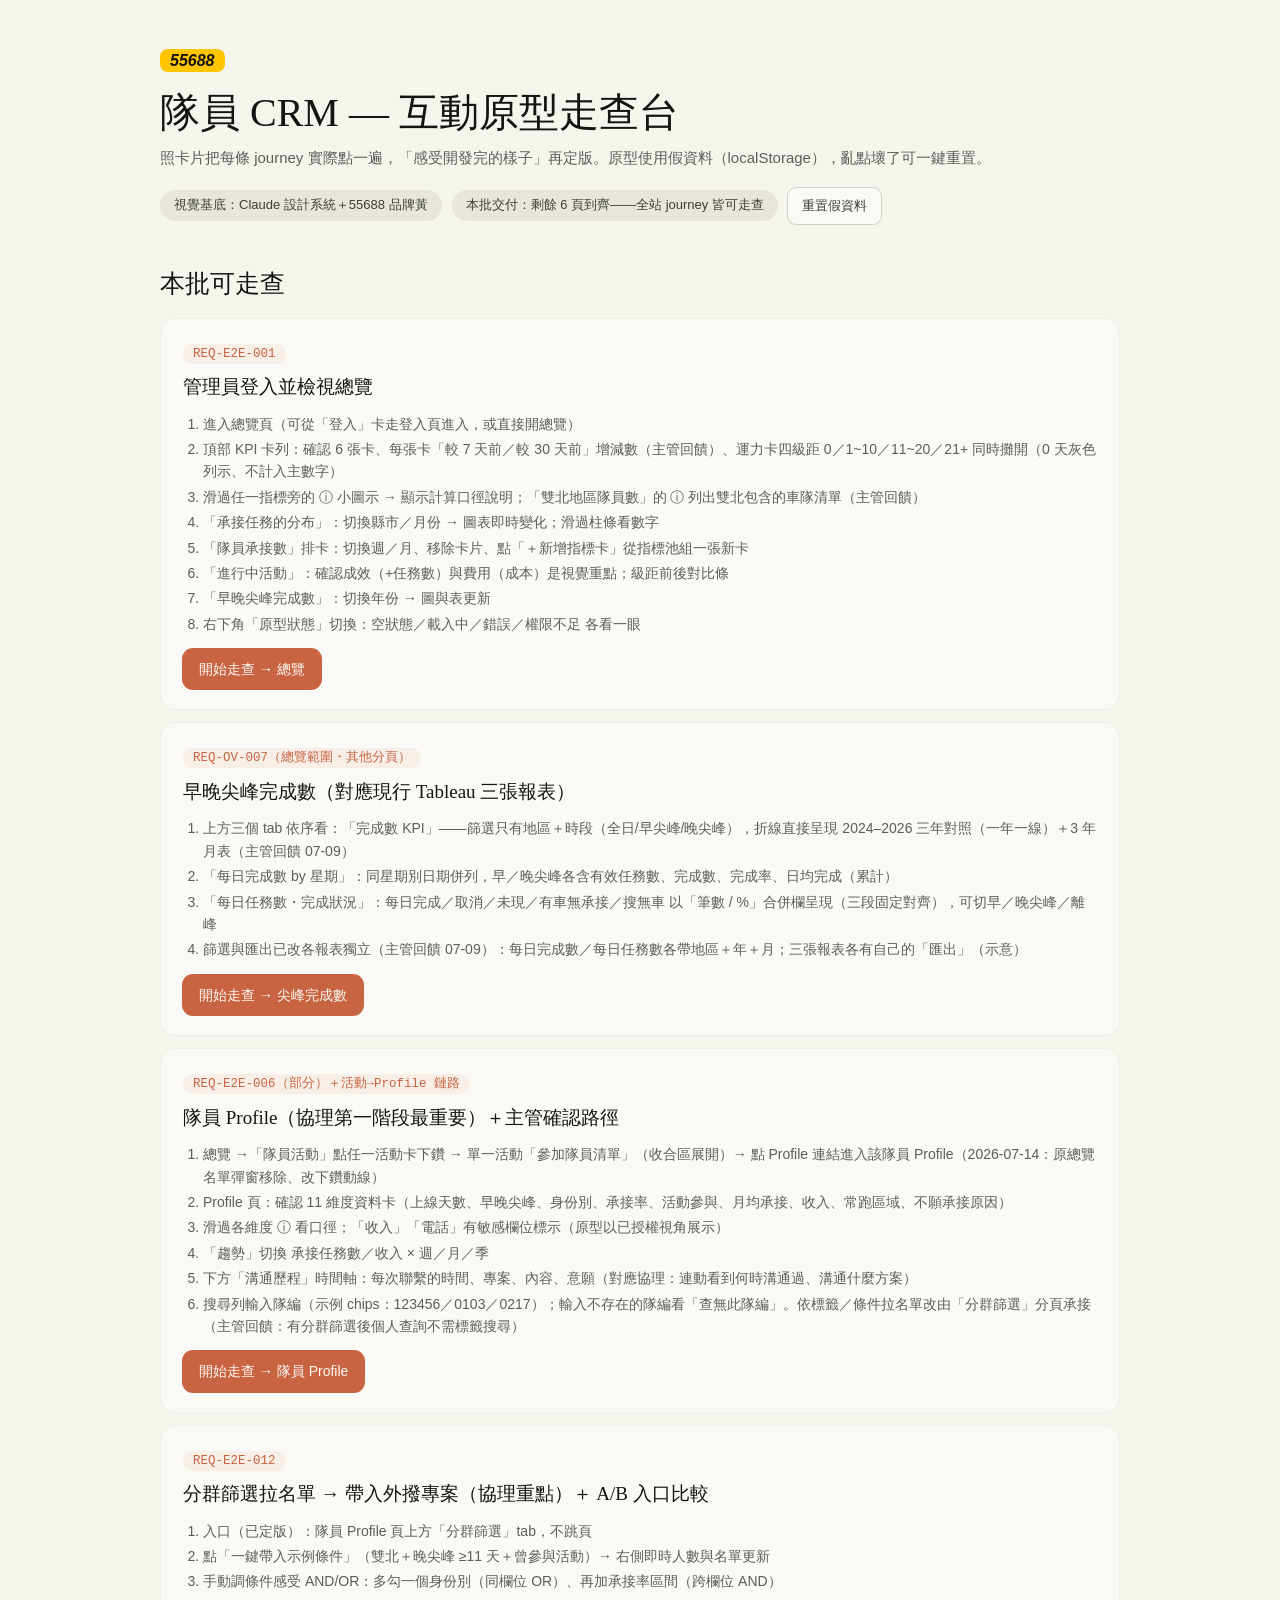
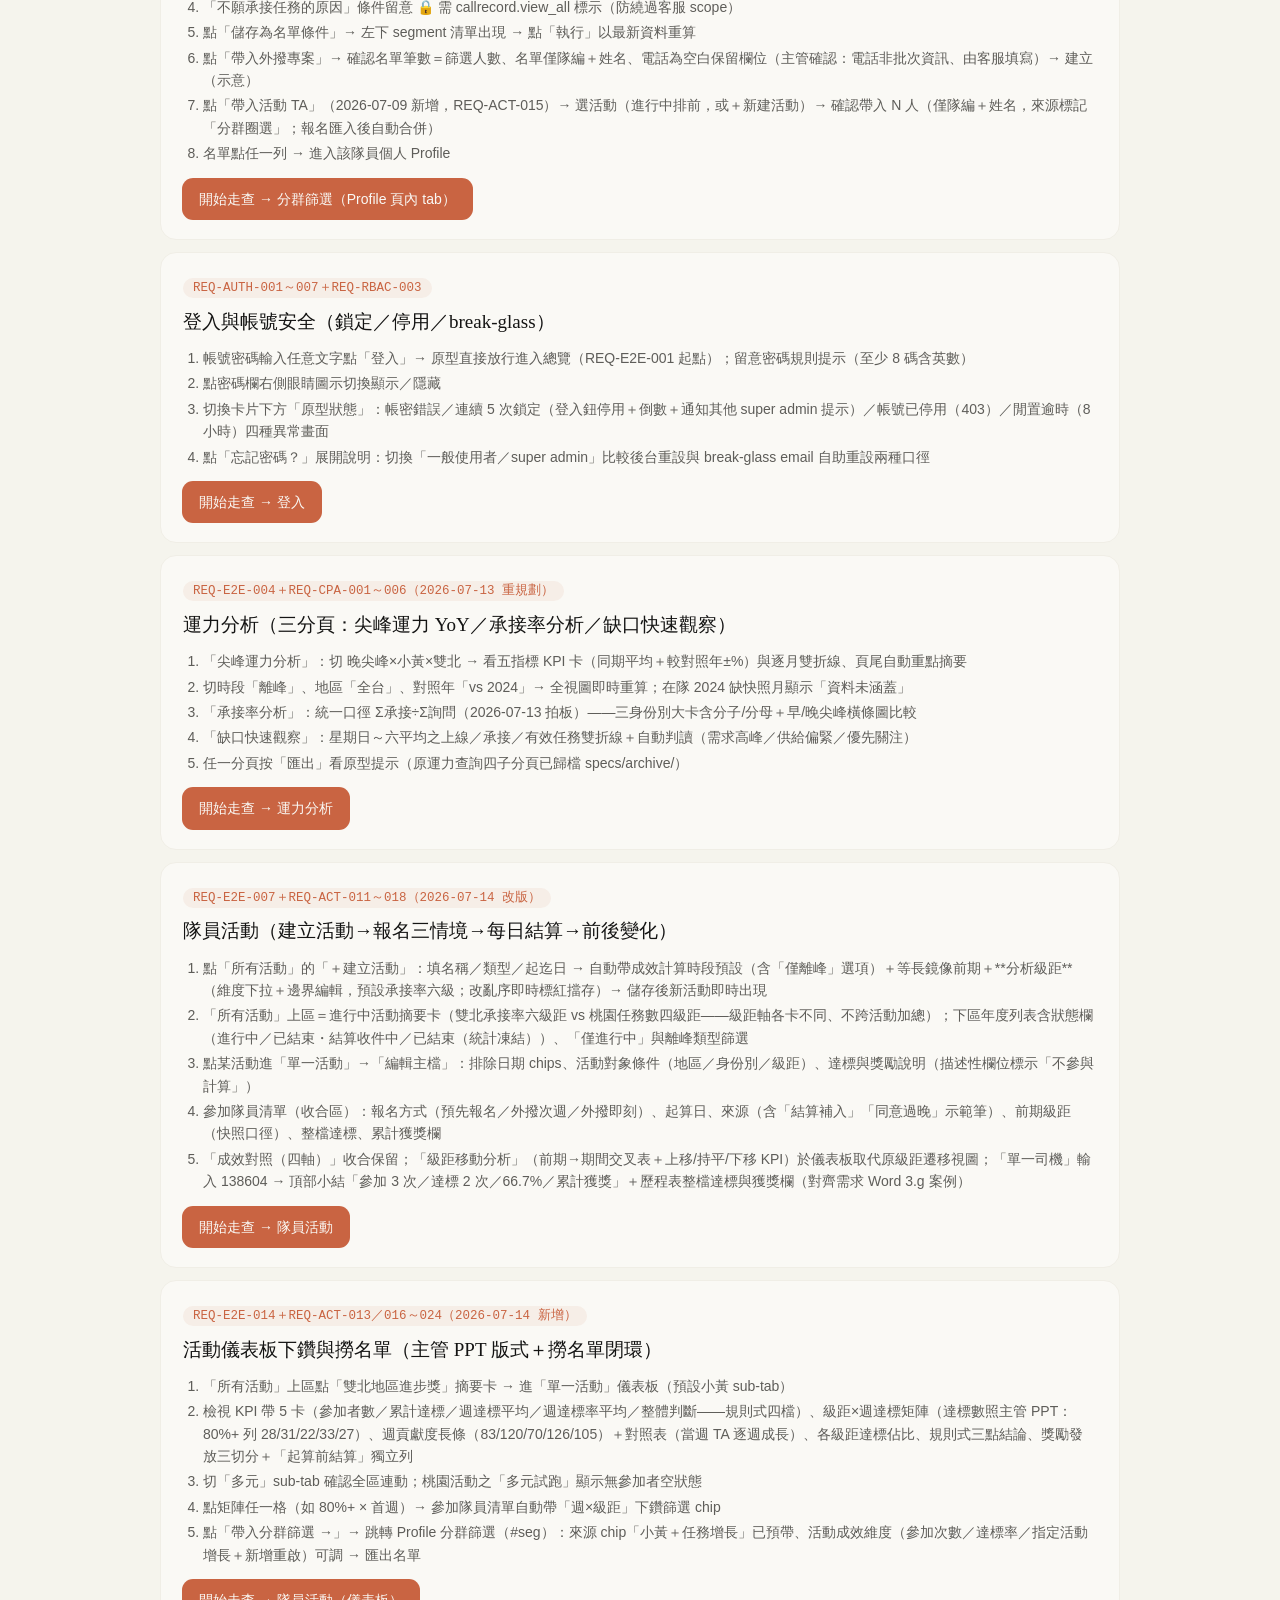
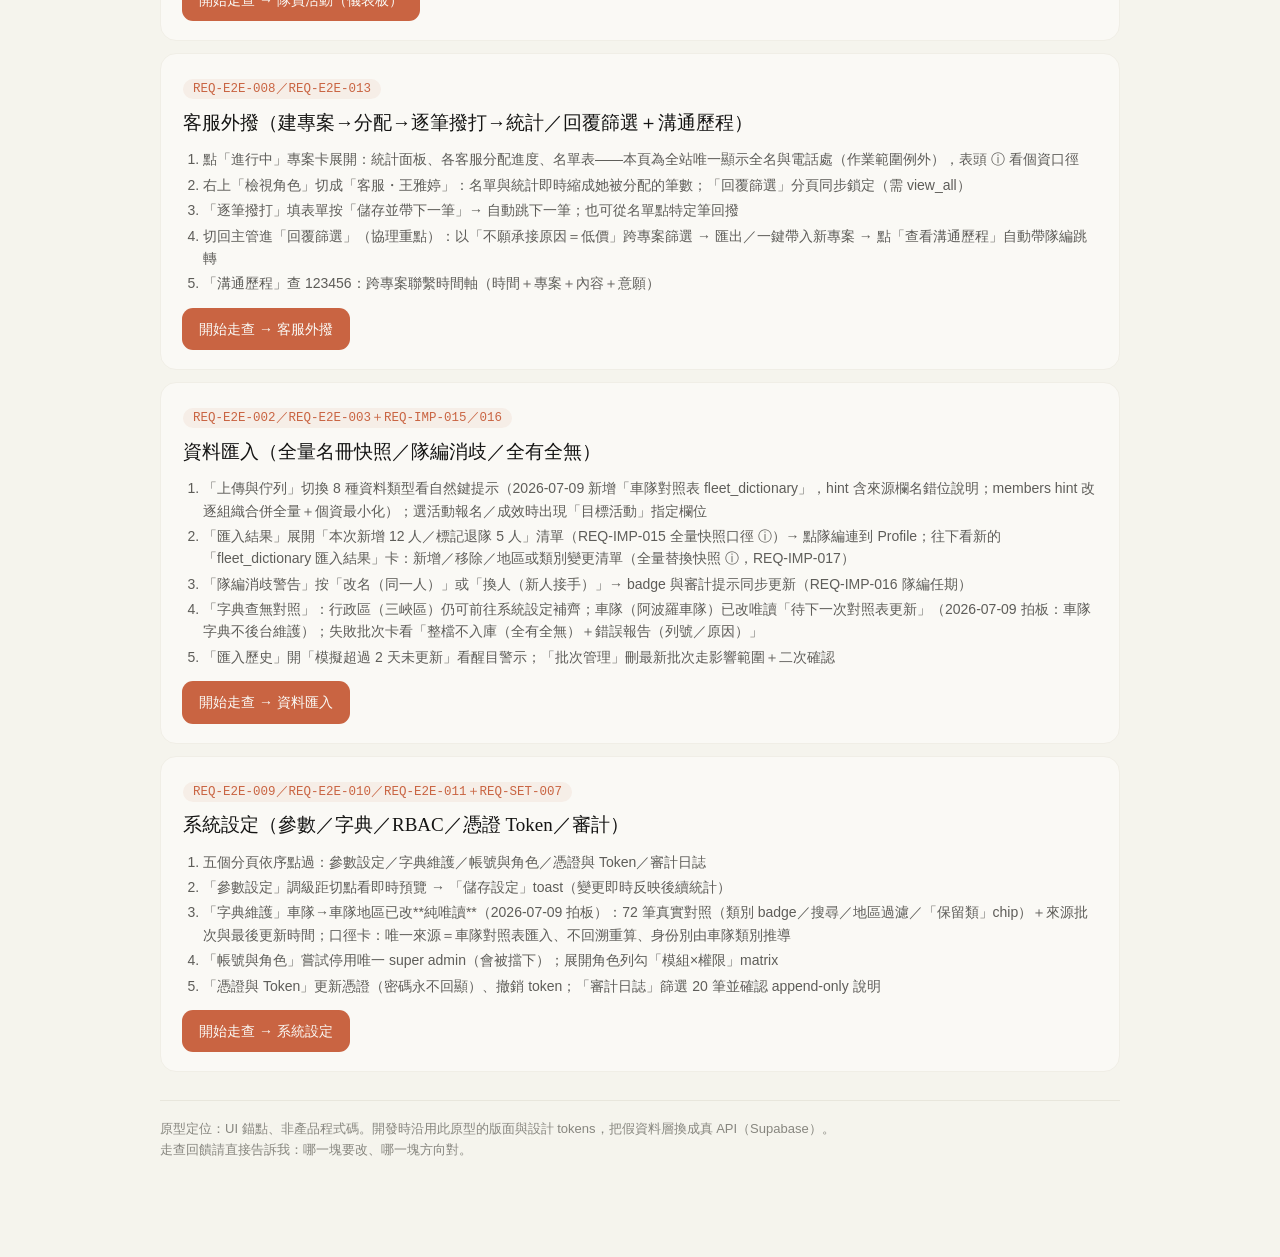
<file: index.html>
<!DOCTYPE html>
<html lang="zh-Hant">
<head>
<meta charset="UTF-8">
<meta name="viewport" content="width=device-width, initial-scale=1">
<title>走查台 — 55688 隊員 CRM 互動原型</title>
<link rel="stylesheet" href="tokens.css?v=44">
<style>
  * { box-sizing: border-box; margin: 0; padding: 0; }
  body { background: var(--bg); color: var(--fg); font-family: var(--font-body); line-height: 1.6; padding: 48px 24px 96px; }
  .wrap { max-width: 960px; margin: 0 auto; }
  .brand-badge { background: var(--brand-55688); color: var(--brand-55688-on); font-weight: 700; font-style: italic; padding: 3px 10px; border-radius: 8px; font-size: 16px; }
  h1 { font-family: var(--font-display); font-weight: 500; font-size: 40px; line-height: 1.15; margin-top: 16px; }
  .sub { color: var(--muted); margin-top: 10px; font-size: 15px; }
  .meta-row { display: flex; gap: 10px; margin-top: 18px; flex-wrap: wrap; align-items: center; }
  .chip { background: var(--surface-warm); color: var(--fg-2); border-radius: 9999px; padding: 5px 14px; font-size: 13px; }
  .reset { border: none; cursor: pointer; background: var(--surface); box-shadow: 0 0 0 1px #d1cfc5; color: var(--fg-2); border-radius: 8px; padding: 8px 14px; font-size: 13px; font-family: inherit; min-height: 36px; }
  .reset:hover { background: var(--surface-warm); }
  h2 { font-family: var(--font-display); font-weight: 500; font-size: 25px; margin: 40px 0 14px; }
  .cards { display: grid; gap: 12px; }
  .jcard { background: var(--surface); border: 1px solid var(--border); border-radius: 16px; padding: 20px 22px; }
  .jcard.pending { opacity: .6; }
  .jhead { display: flex; justify-content: space-between; align-items: flex-start; gap: 12px; flex-wrap: wrap; }
  .jid { font-family: var(--font-mono); font-size: 12.5px; color: var(--accent); background: rgba(201, 100, 66, .08); padding: 3px 10px; border-radius: 9999px; }
  .jtitle { font-family: var(--font-display); font-weight: 500; font-size: 19px; margin-top: 8px; }
  ol { margin: 10px 0 0 20px; color: var(--muted); font-size: 14px; display: grid; gap: 3px; }
  .go { display: inline-flex; align-items: center; gap: 6px; margin-top: 14px; background: var(--accent); color: var(--accent-on); border-radius: 10px; padding: 9px 16px; font-size: 14px; text-decoration: none; box-shadow: 0 0 0 1px var(--accent); min-height: 40px; }
  .go:hover { background: var(--accent-hover); }
  .pending-tag { background: var(--surface-warm); color: var(--meta); border-radius: 9999px; padding: 4px 12px; font-size: 12.5px; }
  .note { margin-top: 28px; color: var(--meta); font-size: 13px; border-top: 1px solid var(--border-soft); padding-top: 18px; }
</style>
</head>
<body>
<div class="wrap">
  <span class="brand-badge">55688</span>
  <h1>隊員 CRM — 互動原型走查台</h1>
  <p class="sub">照卡片把每條 journey 實際點一遍，「感受開發完的樣子」再定版。原型使用假資料（localStorage），亂點壞了可一鍵重置。</p>
  <div class="meta-row">
    <span class="chip">視覺基底：Claude 設計系統＋55688 品牌黃</span>
    <span class="chip">本批交付：剩餘 6 頁到齊——全站 journey 皆可走查</span>
    <button class="reset" type="button" id="reset-proto">重置假資料</button>
  </div>

  <h2>本批可走查</h2>
  <div class="cards">
    <div class="jcard">
      <div class="jhead">
        <div>
          <span class="jid">REQ-E2E-001</span>
          <div class="jtitle">管理員登入並檢視總覽</div>
        </div>
      </div>
      <ol>
        <li>進入總覽頁（可從「登入」卡走登入頁進入，或直接開總覽）</li>
        <li>頂部 KPI 卡列：確認 6 張卡、每張卡「較 7 天前／較 30 天前」增減數（主管回饋）、運力卡四級距 0／1~10／11~20／21+ 同時攤開（0 天灰色列示、不計入主數字）</li>
        <li>滑過任一指標旁的 ⓘ 小圖示 → 顯示計算口徑說明；「雙北地區隊員數」的 ⓘ 列出雙北包含的車隊清單（主管回饋）</li>
        <li>「承接任務的分布」：切換縣市／月份 → 圖表即時變化；滑過柱條看數字</li>
        <li>「隊員承接數」排卡：切換週／月、移除卡片、點「＋新增指標卡」從指標池組一張新卡</li>
        <li>「進行中活動」：確認成效（+任務數）與費用（成本）是視覺重點；級距前後對比條</li>
        <li>「早晚尖峰完成數」：切換年份 → 圖與表更新</li>
        <li>右下角「原型狀態」切換：空狀態／載入中／錯誤／權限不足 各看一眼</li>
      </ol>
      <a class="go" href="pages/overview.html">開始走查 → 總覽</a>
    </div>
    <div class="jcard">
      <div class="jhead">
        <div>
          <span class="jid">REQ-OV-007（總覽範圍・其他分頁）</span>
          <div class="jtitle">早晚尖峰完成數（對應現行 Tableau 三張報表）</div>
        </div>
      </div>
      <ol>
        <li>上方三個 tab 依序看：「完成數 KPI」——篩選只有地區＋時段（全日/早尖峰/晚尖峰），折線直接呈現 2024–2026 三年對照（一年一線）＋3 年月表（主管回饋 07-09）</li>
        <li>「每日完成數 by 星期」：同星期別日期併列，早／晚尖峰各含有效任務數、完成數、完成率、日均完成（累計）</li>
        <li>「每日任務數・完成狀況」：每日完成／取消／未現／有車無承接／搜無車 以「筆數 / %」合併欄呈現（三段固定對齊），可切早／晚尖峰／離峰</li>
        <li>篩選與匯出已改各報表獨立（主管回饋 07-09）：每日完成數／每日任務數各帶地區＋年＋月；三張報表各有自己的「匯出」（示意）</li>
      </ol>
      <a class="go" href="pages/peak.html">開始走查 → 尖峰完成數</a>
    </div>
    <div class="jcard">
      <div class="jhead">
        <div>
          <span class="jid">REQ-E2E-006（部分）＋活動→Profile 鏈路</span>
          <div class="jtitle">隊員 Profile（協理第一階段最重要）＋主管確認路徑</div>
        </div>
      </div>
      <ol>
        <li>總覽 →「隊員活動」點任一活動卡下鑽 → 單一活動「參加隊員清單」（收合區展開）→ 點 Profile 連結進入該隊員 Profile（2026-07-14：原總覽名單彈窗移除、改下鑽動線）</li>
        <li>Profile 頁：確認 11 維度資料卡（上線天數、早晚尖峰、身份別、承接率、活動參與、月均承接、收入、常跑區域、不願承接原因）</li>
        <li>滑過各維度 ⓘ 看口徑；「收入」「電話」有敏感欄位標示（原型以已授權視角展示）</li>
        <li>「趨勢」切換 承接任務數／收入 × 週／月／季</li>
        <li>下方「溝通歷程」時間軸：每次聯繫的時間、專案、內容、意願（對應協理：連動看到何時溝通過、溝通什麼方案）</li>
        <li>搜尋列輸入隊編（示例 chips：123456／0103／0217）；輸入不存在的隊編看「查無此隊編」。依標籤／條件拉名單改由「分群篩選」分頁承接（主管回饋：有分群篩選後個人查詢不需標籤搜尋）</li>
      </ol>
      <a class="go" href="pages/profile.html">開始走查 → 隊員 Profile</a>
    </div>
    <div class="jcard">
      <div class="jhead">
        <div>
          <span class="jid">REQ-E2E-012</span>
          <div class="jtitle">分群篩選拉名單 → 帶入外撥專案（協理重點）＋ A/B 入口比較</div>
        </div>
      </div>
      <ol>
        <li>入口（已定版）：隊員 Profile 頁上方「分群篩選」tab，不跳頁</li>
        <li>點「一鍵帶入示例條件」（雙北＋晚尖峰 ≥11 天＋曾參與活動）→ 右側即時人數與名單更新</li>
        <li>手動調條件感受 AND/OR：多勾一個身份別（同欄位 OR）、再加承接率區間（跨欄位 AND）</li>
        <li>「不願承接任務的原因」條件留意 🔒 需 callrecord.view_all 標示（防繞過客服 scope）</li>
        <li>點「儲存為名單條件」→ 左下 segment 清單出現 → 點「執行」以最新資料重算</li>
        <li>點「帶入外撥專案」→ 確認名單筆數＝篩選人數、名單僅隊編＋姓名、電話為空白保留欄位（主管確認：電話非批次資訊、由客服填寫）→ 建立（示意）</li>
        <li>點「帶入活動 TA」（2026-07-09 新增，REQ-ACT-015）→ 選活動（進行中排前，或＋新建活動）→ 確認帶入 N 人（僅隊編＋姓名，來源標記「分群圈選」；報名匯入後自動合併）</li>
        <li>名單點任一列 → 進入該隊員個人 Profile</li>
      </ol>
      <a class="go" href="pages/profile.html?tab=seg">開始走查 → 分群篩選（Profile 頁內 tab）</a>
    </div>
    <div class="jcard">
      <div class="jhead">
        <div>
          <span class="jid">REQ-AUTH-001～007＋REQ-RBAC-003</span>
          <div class="jtitle">登入與帳號安全（鎖定／停用／break-glass）</div>
        </div>
      </div>
      <ol>
        <li>帳號密碼輸入任意文字點「登入」→ 原型直接放行進入總覽（REQ-E2E-001 起點）；留意密碼規則提示（至少 8 碼含英數）</li>
        <li>點密碼欄右側眼睛圖示切換顯示／隱藏</li>
        <li>切換卡片下方「原型狀態」：帳密錯誤／連續 5 次鎖定（登入鈕停用＋倒數＋通知其他 super admin 提示）／帳號已停用（403）／閒置逾時（8 小時）四種異常畫面</li>
        <li>點「忘記密碼？」展開說明：切換「一般使用者／super admin」比較後台重設與 break-glass email 自助重設兩種口徑</li>
      </ol>
      <a class="go" href="pages/login.html">開始走查 → 登入</a>
    </div>
    <div class="jcard">
      <div class="jhead">
        <div>
          <span class="jid">REQ-E2E-004＋REQ-CPA-001～006（2026-07-13 重規劃）</span>
          <div class="jtitle">運力分析（三分頁：尖峰運力 YoY／承接率分析／缺口快速觀察）</div>
        </div>
      </div>
      <ol>
        <li>「尖峰運力分析」：切 晚尖峰×小黃×雙北 → 看五指標 KPI 卡（同期平均＋較對照年±%）與逐月雙折線、頁尾自動重點摘要</li>
        <li>切時段「離峰」、地區「全台」、對照年「vs 2024」→ 全視圖即時重算；在隊 2024 缺快照月顯示「資料未涵蓋」</li>
        <li>「承接率分析」：統一口徑 Σ承接÷Σ詢問（2026-07-13 拍板）——三身份別大卡含分子/分母＋早/晚尖峰橫條圖比較</li>
        <li>「缺口快速觀察」：星期日～六平均之上線／承接／有效任務雙折線＋自動判讀（需求高峰／供給偏緊／優先關注）</li>
        <li>任一分頁按「匯出」看原型提示（原運力查詢四子分頁已歸檔 specs/archive/）</li>
      </ol>
      <a class="go" href="pages/capacity.html">開始走查 → 運力分析</a>
    </div>
    <div class="jcard">
      <div class="jhead">
        <div>
          <span class="jid">REQ-E2E-007＋REQ-ACT-011～018（2026-07-14 改版）</span>
          <div class="jtitle">隊員活動（建立活動→報名三情境→每日結算→前後變化）</div>
        </div>
      </div>
      <ol>
        <li>點「所有活動」的「＋建立活動」：填名稱／類型／起迄日 → 自動帶成效計算時段預設（含「僅離峰」選項）＋等長鏡像前期＋**分析級距**（維度下拉＋邊界編輯，預設承接率六級；改亂序即時標紅擋存）→ 儲存後新活動即時出現</li>
        <li>「所有活動」上區＝進行中活動摘要卡（雙北承接率六級距 vs 桃園任務數四級距——級距軸各卡不同、不跨活動加總）；下區年度列表含狀態欄（進行中／已結束・結算收件中／已結束（統計凍結））、「僅進行中」與離峰類型篩選</li>
        <li>點某活動進「單一活動」→「編輯主檔」：排除日期 chips、活動對象條件（地區／身份別／級距）、達標與獎勵說明（描述性欄位標示「不參與計算」）</li>
        <li>參加隊員清單（收合區）：報名方式（預先報名／外撥次週／外撥即刻）、起算日、來源（含「結算補入」「同意過晚」示範筆）、前期級距（快照口徑）、整檔達標、累計獲獎欄</li>
        <li>「成效對照（四軸）」收合保留；「級距移動分析」（前期→期間交叉表＋上移/持平/下移 KPI）於儀表板取代原級距遷移視圖；「單一司機」輸入 138604 → 頂部小結「參加 3 次／達標 2 次／66.7%／累計獲獎」＋歷程表整檔達標與獲獎欄（對齊需求 Word 3.g 案例）</li>
      </ol>
      <a class="go" href="pages/activity.html">開始走查 → 隊員活動</a>
    </div>
    <div class="jcard">
      <div class="jhead">
        <div>
          <span class="jid">REQ-E2E-014＋REQ-ACT-013／016～024（2026-07-14 新增）</span>
          <div class="jtitle">活動儀表板下鑽與撈名單（主管 PPT 版式＋撈名單閉環）</div>
        </div>
      </div>
      <ol>
        <li>「所有活動」上區點「雙北地區進步獎」摘要卡 → 進「單一活動」儀表板（預設小黃 sub-tab）</li>
        <li>檢視 KPI 帶 5 卡（參加者數／累計達標／週達標平均／週達標率平均／整體判斷——規則式四檔）、級距×週達標矩陣（達標數照主管 PPT：80%+ 列 28/31/22/33/27）、週貢獻度長條（83/120/70/126/105）＋對照表（當週 TA 逐週成長）、各級距達標佔比、規則式三點結論、獎勵發放三切分＋「起算前結算」獨立列</li>
        <li>切「多元」sub-tab 確認全區連動；桃園活動之「多元試跑」顯示無參加者空狀態</li>
        <li>點矩陣任一格（如 80%+ × 首週）→ 參加隊員清單自動帶「週×級距」下鑽篩選 chip</li>
        <li>點「帶入分群篩選 →」→ 跳轉 Profile 分群篩選（#seg）：來源 chip「小黃＋任務增長」已預帶、活動成效維度（參加次數／達標率／指定活動增長＋新增重啟）可調 → 匯出名單</li>
      </ol>
      <a class="go" href="pages/activity.html">開始走查 → 隊員活動（儀表板）</a>
    </div>
    <div class="jcard">
      <div class="jhead">
        <div>
          <span class="jid">REQ-E2E-008／REQ-E2E-013</span>
          <div class="jtitle">客服外撥（建專案→分配→逐筆撥打→統計／回覆篩選＋溝通歷程）</div>
        </div>
      </div>
      <ol>
        <li>點「進行中」專案卡展開：統計面板、各客服分配進度、名單表——本頁為全站唯一顯示全名與電話處（作業範圍例外），表頭 ⓘ 看個資口徑</li>
        <li>右上「檢視角色」切成「客服・王雅婷」：名單與統計即時縮成她被分配的筆數；「回覆篩選」分頁同步鎖定（需 view_all）</li>
        <li>「逐筆撥打」填表單按「儲存並帶下一筆」→ 自動跳下一筆；也可從名單點特定筆回撥</li>
        <li>切回主管進「回覆篩選」（協理重點）：以「不願承接原因＝低價」跨專案篩選 → 匯出／一鍵帶入新專案 → 點「查看溝通歷程」自動帶隊編跳轉</li>
        <li>「溝通歷程」查 123456：跨專案聯繫時間軸（時間＋專案＋內容＋意願）</li>
      </ol>
      <a class="go" href="pages/callcenter.html">開始走查 → 客服外撥</a>
    </div>
    <div class="jcard">
      <div class="jhead">
        <div>
          <span class="jid">REQ-E2E-002／REQ-E2E-003＋REQ-IMP-015／016</span>
          <div class="jtitle">資料匯入（全量名冊快照／隊編消歧／全有全無）</div>
        </div>
      </div>
      <ol>
        <li>「上傳與佇列」切換 8 種資料類型看自然鍵提示（2026-07-09 新增「車隊對照表 fleet_dictionary」，hint 含來源欄名錯位說明；members hint 改逐組織合併全量＋個資最小化）；選活動報名／成效時出現「目標活動」指定欄位</li>
        <li>「匯入結果」展開「本次新增 12 人／標記退隊 5 人」清單（REQ-IMP-015 全量快照口徑 ⓘ）→ 點隊編連到 Profile；往下看新的「fleet_dictionary 匯入結果」卡：新增／移除／地區或類別變更清單（全量替換快照 ⓘ，REQ-IMP-017）</li>
        <li>「隊編消歧警告」按「改名（同一人）」或「換人（新人接手）」→ badge 與審計提示同步更新（REQ-IMP-016 隊編任期）</li>
        <li>「字典查無對照」：行政區（三峽區）仍可前往系統設定補齊；車隊（阿波羅車隊）已改唯讀「待下一次對照表更新」（2026-07-09 拍板：車隊字典不後台維護）；失敗批次卡看「整檔不入庫（全有全無）＋錯誤報告（列號／原因）」</li>
        <li>「匯入歷史」開「模擬超過 2 天未更新」看醒目警示；「批次管理」刪最新批次走影響範圍＋二次確認</li>
      </ol>
      <a class="go" href="pages/import.html">開始走查 → 資料匯入</a>
    </div>
    <div class="jcard">
      <div class="jhead">
        <div>
          <span class="jid">REQ-E2E-009／REQ-E2E-010／REQ-E2E-011＋REQ-SET-007</span>
          <div class="jtitle">系統設定（參數／字典／RBAC／憑證 Token／審計）</div>
        </div>
      </div>
      <ol>
        <li>五個分頁依序點過：參數設定／字典維護／帳號與角色／憑證與 Token／審計日誌</li>
        <li>「參數設定」調級距切點看即時預覽 → 「儲存設定」toast（變更即時反映後續統計）</li>
        <li>「字典維護」車隊→車隊地區已改**純唯讀**（2026-07-09 拍板）：72 筆真實對照（類別 badge／搜尋／地區過濾／「保留類」chip）＋來源批次與最後更新時間；口徑卡：唯一來源＝車隊對照表匯入、不回溯重算、身份別由車隊類別推導</li>
        <li>「帳號與角色」嘗試停用唯一 super admin（會被擋下）；展開角色列勾「模組×權限」matrix</li>
        <li>「憑證與 Token」更新憑證（密碼永不回顯）、撤銷 token；「審計日誌」篩選 20 筆並確認 append-only 說明</li>
      </ol>
      <a class="go" href="pages/settings.html">開始走查 → 系統設定</a>
    </div>
  </div>

  <div class="note">
    原型定位：UI 錨點、非產品程式碼。開發時沿用此原型的版面與設計 tokens，把假資料層換成真 API（Supabase）。<br>
    走查回饋請直接告訴我：哪一塊要改、哪一塊方向對。
  </div>
</div>
<script>
document.getElementById('reset-proto').addEventListener('click', function () {
  // 清掉原型所有 localStorage key（含歷史版本前綴），確保跨版本重置有效
  Object.keys(localStorage).filter(function (k) { return k.indexOf('crm55688_') === 0; })
    .forEach(function (k) { localStorage.removeItem(k); });
  this.textContent = '已重置 ✓';
});
</script>
</body>
</html>
</file>
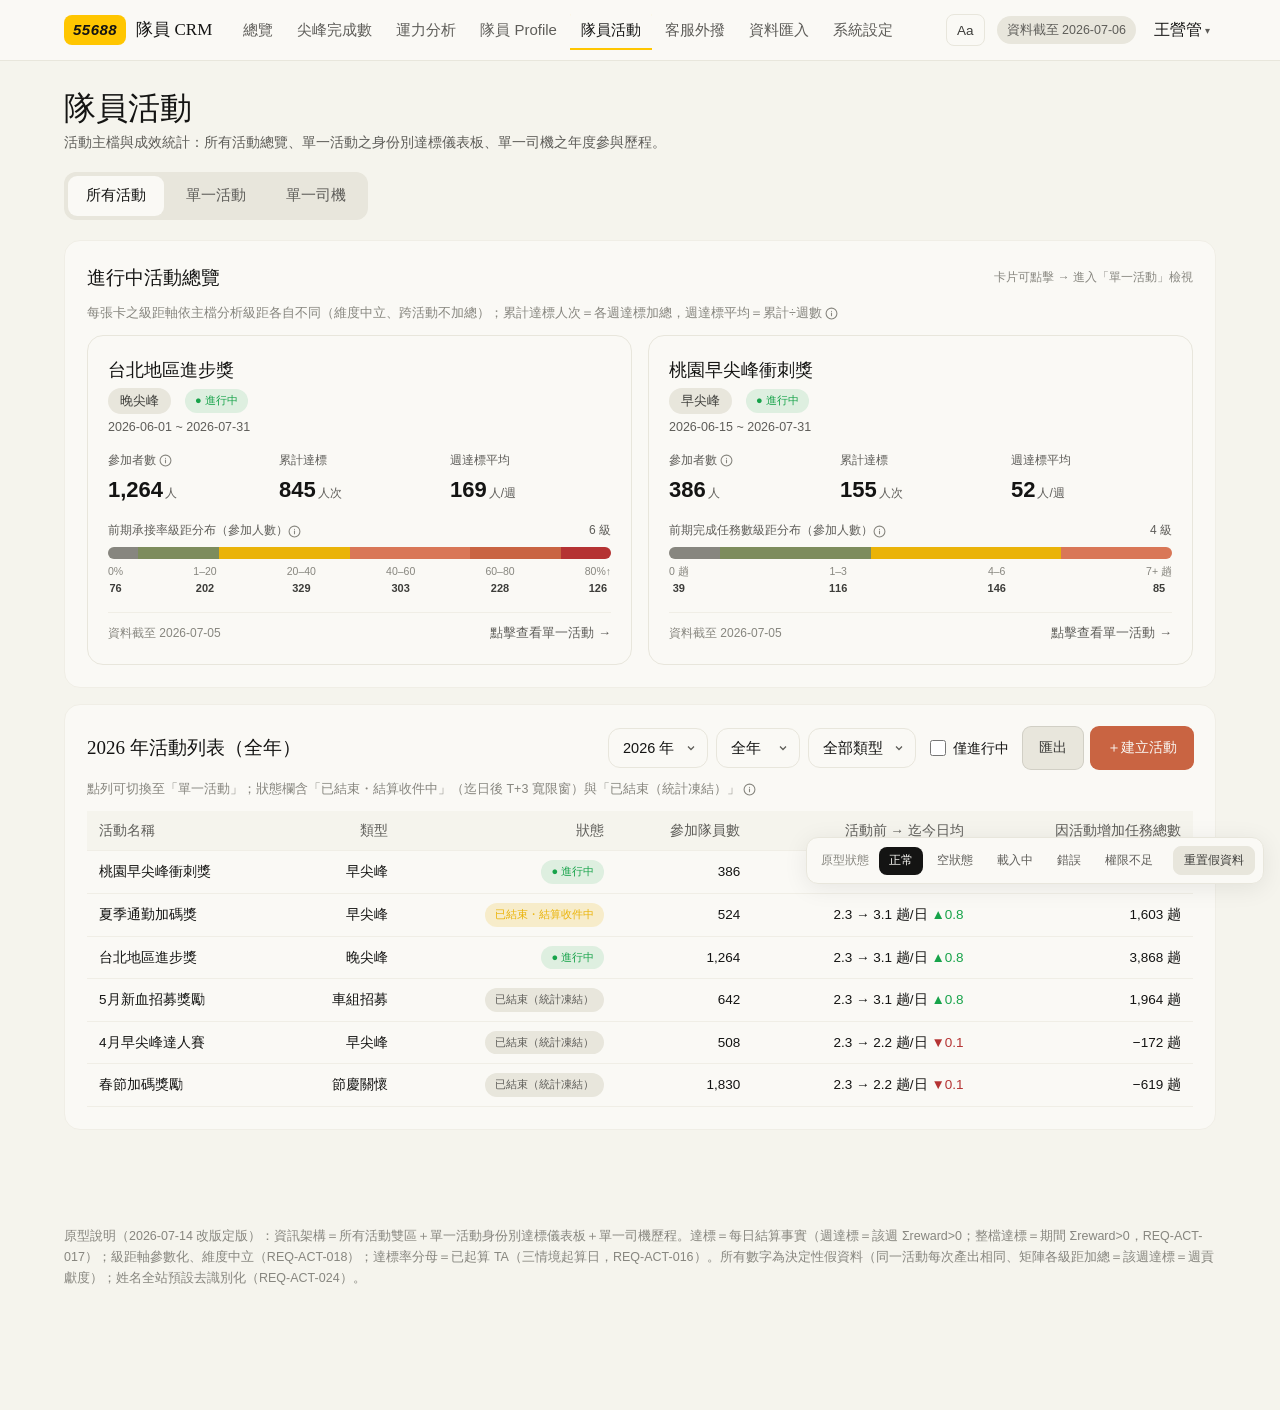
<file: pages/activity.html>
<!doctype html>
<html lang="zh-Hant">
<head>
<meta charset="utf-8">
<meta name="viewport" content="width=device-width, initial-scale=1">
<title>隊員活動｜55688 隊員 CRM</title>
<link rel="stylesheet" href="../tokens.css?v=44">
<link rel="icon" href="data:,">
<style>
  * { box-sizing: border-box; margin: 0; padding: 0; }
  html { font-size: 16px; }
  body { background: var(--bg); color: var(--fg); font-family: var(--font-body); line-height: var(--leading-body); min-height: 100dvh; }
  a { color: inherit; text-decoration: none; }
  button { font-family: inherit; }
  :focus-visible { outline: none; box-shadow: var(--focus-ring); border-radius: 8px; }

  #crm-nav { position: sticky; top: 0; z-index: 100; background: var(--surface); border-bottom: 1px solid var(--border-soft); }
  .nav-inner { max-width: var(--container-max); margin: 0 auto; padding: 0 var(--container-gutter-desktop); display: flex; align-items: center; gap: 20px; height: 60px; }
  .nav-brand { display: flex; align-items: center; gap: 10px; flex-shrink: 0; }
  .brand-badge { background: var(--brand-55688); color: var(--brand-55688-on); font-weight: 700; font-style: italic; padding: 3px 9px; border-radius: 8px; font-size: 15px; letter-spacing: .5px; }
  .brand-title { font-family: var(--font-display); font-weight: 500; font-size: 17px; }
  .nav-links { display: flex; gap: 2px; overflow-x: auto; flex: 1; }
  .nav-link { padding: 8px 11px; border-radius: 8px; font-size: 15px; color: var(--muted); white-space: nowrap; transition: color var(--motion-fast), background var(--motion-fast); min-height: 36px; display: inline-flex; align-items: center; }
  .nav-link:hover { color: var(--fg); background: var(--surface-warm); }
  .nav-link.active { color: var(--fg); font-weight: 500; box-shadow: inset 0 -2px 0 var(--brand-55688); border-radius: 8px 8px 0 0; }
  .nav-link.pending { opacity: .55; }
  .nav-meta { display: flex; align-items: center; gap: 12px; flex-shrink: 0; }
  .data-chip { font-size: 12.5px; color: var(--muted); background: var(--surface-warm); padding: 4px 10px; border-radius: 9999px; }
  .nav-user { font-size: 14px; color: var(--fg-2); }

  .page { max-width: var(--container-max); margin: 0 auto; padding: 28px var(--container-gutter-desktop) 96px; }
  h1 { font-family: var(--font-display); font-weight: 500; font-size: 32px; line-height: 1.2; }
  .page-sub { color: var(--muted); font-size: 14px; margin-top: 4px; }

  .tabs { display: flex; gap: 4px; background: var(--surface-warm); border-radius: 12px; padding: 4px; width: fit-content; max-width: 100%; overflow-x: auto; margin: 18px 0 20px; }
  .tab { border: none; background: transparent; padding: 9px 18px; border-radius: 9px; font-size: 14.5px; color: var(--muted); cursor: pointer; white-space: nowrap; min-height: 40px; transition: background var(--motion-fast), color var(--motion-fast); }
  .tab[aria-selected="true"] { background: var(--surface); color: var(--fg); font-weight: 500; box-shadow: 0 0 0 1px var(--border-soft); }

  select {
    appearance: none; background: var(--surface) url('data:image/svg+xml;utf8,<svg xmlns="http://www.w3.org/2000/svg" width="12" height="12" viewBox="0 0 24 24" fill="none" stroke="%235e5d59" stroke-width="2.5"><path d="M6 9l6 6 6-6"/></svg>') no-repeat right 10px center;
    border: 1px solid var(--border-soft); border-radius: 12px; padding: 8px 32px 8px 14px;
    font-size: 14.5px; color: var(--fg); cursor: pointer; min-height: 40px; font-family: inherit;
  }
  select:hover { border-color: #d1cfc5; }
  .filters { display: flex; gap: 8px; align-items: center; flex-wrap: wrap; }

  .btn { display: inline-flex; align-items: center; gap: 6px; border: none; cursor: pointer; border-radius: 8px; font-size: 14px; padding: 8px 16px; min-height: 42px; background: var(--surface-warm); color: var(--fg-2); box-shadow: 0 0 0 1px #d1cfc5; transition: background var(--motion-fast); font-family: inherit; }
  .btn:hover { background: #e0ddd1; }
  .btn-primary { background: var(--accent); color: var(--accent-on); box-shadow: 0 0 0 1px var(--accent); }
  .btn-primary:hover { background: var(--accent-hover); }
  .btn-sm { min-height: 34px; padding: 5px 12px; font-size: 13px; }

  .panel { background: var(--surface); border: 1px solid var(--border); border-radius: 16px; padding: 22px; }
  .panel + .panel { margin-top: 16px; }
  .panel-title { font-family: var(--font-display); font-weight: 500; font-size: 19px; margin-bottom: 14px; display: flex; align-items: center; justify-content: space-between; gap: 10px; flex-wrap: wrap; }
  .panel-head { display: flex; align-items: center; justify-content: space-between; gap: 12px; margin-bottom: 14px; flex-wrap: wrap; }
  .panel-note { color: var(--meta); font-size: 12.5px; margin: -4px 0 12px; line-height: 1.6; }
  .soft-label { font-size: 12px; color: var(--meta); font-weight: 400; font-family: var(--font-body); }

  .chart-wrap { overflow-x: auto; }
  svg text { font-family: var(--font-body); }
  .grid-line { stroke: var(--border-soft); stroke-width: 1; }

  table { border-collapse: collapse; width: 100%; font-size: 13.5px; }
  /* 凍結首欄表格改 separate 繪製模型：collapse＋sticky 於 Chrome 滾動會開接縫透出底下數字（2026-07-15 尖峰頁使用者回報，同構預防） */
  table.wk-matrix, table.contrib, table.mv-matrix { border-collapse: separate; border-spacing: 0; }
  th, td { padding: 9px 12px; text-align: right; font-variant-numeric: tabular-nums; border-bottom: 1px solid var(--border); white-space: nowrap; }
  th { color: var(--muted); font-weight: 500; background: var(--bg); }
  th:first-child, td:first-child { text-align: left; }
  tbody tr:hover { background: var(--bg); }
  th.sortable { cursor: pointer; user-select: none; }
  th.sortable:hover { color: var(--fg-2); }
  th.sortable .arrow { font-size: 11px; margin-left: 2px; color: var(--meta); }

  .mrow { cursor: pointer; }
  .mrow:focus-visible { outline: none; box-shadow: inset var(--focus-ring); }

  /* 單一司機參與歷程表：列可點擊切換曲線圖（REQ-ACT-004） */
  .hist-row { cursor: pointer; }
  .hist-row:focus-visible { outline: none; box-shadow: inset var(--focus-ring); }
  .hist-row.active { background: rgba(201,100,66,.10); box-shadow: inset 0 0 0 1px rgba(201,100,66,.35); }
  .hist-row.active:hover { background: rgba(201,100,66,.16); }

  .act-badge { font-size: 11px; border-radius: 9999px; padding: 3px 10px; margin-left: 6px; white-space: nowrap; display: inline-flex; align-items: center; gap: 3px; vertical-align: middle; }
  .act-badge.ongoing { background: rgba(23,163,74,.12); color: var(--success); }
  .act-badge.grace { background: rgba(234,179,8,.18); color: var(--warn); }
  .act-badge.frozen { background: var(--surface-warm); color: var(--muted); }
  .act-badge.warn { background: rgba(234,179,8,.18); color: var(--warn); }
  .type-chip { background: var(--surface-warm); color: var(--fg-2); border-radius: 9999px; padding: 3px 12px; font-size: 12.5px; white-space: nowrap; }
  .scope-chip { background: var(--surface-warm); color: var(--fg-2); border-radius: 9999px; padding: 3px 11px; font-size: 12px; white-space: nowrap; display: inline-block; }
  .delta-pos { color: var(--success); font-weight: 500; }
  .delta-neg { color: var(--danger); font-weight: 500; }
  .delta-zero { color: var(--muted); }

  /* 口徑 info icon（app.js infoIcon 依此樣式） */
  .crm-info { position: relative; display: inline-flex; color: var(--meta); cursor: help; vertical-align: middle; }
  .crm-info:hover, .crm-info:focus-visible { color: var(--fg-2); }
  .crm-info-tip { position: absolute; bottom: calc(100% + 8px); left: 50%; transform: translateX(-50%); background: var(--fg); color: var(--surface); font-size: 12px; line-height: 1.5; padding: 8px 12px; border-radius: 8px; width: max-content; max-width: 280px; opacity: 0; pointer-events: none; transition: opacity var(--motion-fast); z-index: 500; text-align: left; }
  .crm-info:hover .crm-info-tip, .crm-info:focus-visible .crm-info-tip { opacity: 1; }

  /* ═══ Tab① 進行中摘要卡 ═══ */
  .summary-grid { display: grid; grid-template-columns: repeat(2, 1fr); gap: 16px; }
  .summary-grid > * { min-width: 0; }
  @media (max-width: 820px) { .summary-grid { grid-template-columns: 1fr; } }
  /* hover 不用 transform：transform 會讓卡內 ⓘ tooltip 的 position:fixed 錨點跑掉（2026-07-15 使用者回報跑位），改純陰影浮起 */
  .sum-card { background: var(--surface); border: 1px solid var(--border-soft); border-radius: 16px; padding: 20px; cursor: pointer; transition: box-shadow var(--motion-fast), border-color var(--motion-fast); display: flex; flex-direction: column; gap: 14px; }
  .sum-card:hover { box-shadow: var(--elev-raised); border-color: #d1cfc5; }
  .sum-card:hover .sum-cta { color: var(--accent); }
  .sc-head { display: flex; align-items: flex-start; justify-content: space-between; gap: 10px; flex-wrap: wrap; }
  .sc-name { font-family: var(--font-display); font-weight: 500; font-size: 18px; }
  .sc-meta { color: var(--muted); font-size: 12.5px; margin-top: 3px; display: flex; gap: 8px; align-items: center; flex-wrap: wrap; }
  .sc-nums { display: grid; grid-template-columns: repeat(3, 1fr); gap: 10px; }
  .sc-num .k { font-size: 12px; color: var(--muted); display: flex; align-items: center; gap: 3px; }
  .sc-num .v { font-size: 22px; font-weight: 600; font-variant-numeric: tabular-nums; margin-top: 2px; }
  .sc-num .u { font-size: 12px; color: var(--muted); font-weight: 400; margin-left: 2px; }
  .sc-dist-label { font-size: 12px; color: var(--muted); margin-bottom: 6px; display: flex; justify-content: space-between; gap: 8px; }
  .dist-bar { display: flex; height: 12px; border-radius: 9999px; overflow: hidden; box-shadow: inset 0 0 0 1px var(--border); }
  .dist-bar > span { display: block; height: 100%; }
  .dist-ticks { display: flex; justify-content: space-between; font-size: 10.5px; color: var(--meta); margin-top: 4px; }
  .dist-ticks > span { display: flex; flex-direction: column; align-items: center; gap: 1px; }
  .dist-ticks .tick-n { font-size: 11px; color: var(--fg-2); font-weight: 600; font-variant-numeric: tabular-nums; }
  .sum-foot { display: flex; align-items: center; justify-content: space-between; gap: 8px; border-top: 1px solid var(--border); padding-top: 10px; }
  .sum-asof { font-size: 12px; color: var(--meta); }
  .sum-cta { font-size: 13px; color: var(--muted); font-weight: 500; white-space: nowrap; transition: color var(--motion-fast); }

  /* ═══ Tab② 儀表板 ═══ */
  .act-picker { display: flex; align-items: center; justify-content: space-between; gap: 12px; flex-wrap: wrap; margin-bottom: 14px; }
  .act-status-bar { display: flex; align-items: center; gap: 10px; flex-wrap: wrap; font-size: 13px; color: var(--muted); background: var(--surface-warm); border-radius: 10px; padding: 9px 14px; margin-bottom: 16px; }
  .sub-tabs { display: flex; gap: 4px; margin-bottom: 18px; flex-wrap: wrap; }
  .sub-tab { border: 1px solid var(--border-soft); background: var(--surface); padding: 8px 20px; border-radius: 9999px; font-size: 14px; color: var(--muted); cursor: pointer; min-height: 38px; font-family: inherit; transition: all var(--motion-fast); }
  .sub-tab[aria-selected="true"] { background: var(--accent); color: var(--accent-on); border-color: var(--accent); font-weight: 500; }

  .dash-head { display: flex; align-items: center; gap: 12px; margin-bottom: 18px; }
  .dash-head .dh-icon { font-size: 30px; line-height: 1; }
  .dash-head .dh-title { font-family: var(--font-display); font-weight: 500; font-size: 22px; }
  .dash-head .dh-sub { font-size: 13px; color: var(--muted); margin-top: 2px; }

  .ppt-kpi-row { display: grid; grid-template-columns: repeat(5, 1fr); gap: 12px; margin-bottom: 20px; }
  .ppt-kpi-row > * { min-width: 0; }
  @media (max-width: 1000px) { .ppt-kpi-row { grid-template-columns: repeat(3, 1fr); } }
  @media (max-width: 680px) { .ppt-kpi-row { grid-template-columns: repeat(2, 1fr); } }
  .pk { background: var(--surface); border: 1px solid var(--border-soft); border-radius: 14px; padding: 16px; display: flex; flex-direction: column; gap: 3px; }
  .pk-icon { font-size: 20px; line-height: 1; }
  .pk-label { font-size: 12.5px; color: var(--muted); margin-top: 4px; display: flex; align-items: center; gap: 3px; }
  .pk-value { font-size: 26px; font-weight: 700; font-variant-numeric: tabular-nums; color: var(--fg); line-height: 1.15; }
  .pk-value .pk-unit { font-size: 13px; font-weight: 400; color: var(--muted); margin-left: 3px; }
  .pk-sub { font-size: 11px; color: var(--meta); line-height: 1.5; margin-top: 2px; }
  .pk.judge-weak { background: rgba(181,51,51,.07); border-color: rgba(181,51,51,.4); }
  .pk.judge-weak .pk-value, .pk.judge-weak .pk-icon { color: var(--danger); }
  .pk.judge-limited { background: rgba(201,100,66,.07); border-color: rgba(201,100,66,.4); }
  .pk.judge-limited .pk-value, .pk.judge-limited .pk-icon { color: var(--accent); }
  .pk.judge-mid { background: rgba(234,179,8,.09); border-color: rgba(234,179,8,.45); }
  .pk.judge-mid .pk-value { color: var(--brand-55688-deep); }
  .pk.judge-good { background: rgba(23,163,74,.08); border-color: rgba(23,163,74,.4); }
  .pk.judge-good .pk-value, .pk.judge-good .pk-icon { color: var(--success); }
  .pk.judge-weak .pk-value, .pk.judge-limited .pk-value, .pk.judge-mid .pk-value, .pk.judge-good .pk-value { font-size: 21px; }

  .dash-cols { display: grid; grid-template-columns: 1.15fr 1fr; gap: 16px; margin-bottom: 20px; }
  .dash-cols > * { min-width: 0; }
  @media (max-width: 960px) { .dash-cols { grid-template-columns: 1fr; } }
  .dash-panel { background: var(--surface); border: 1px solid var(--border-soft); border-radius: 16px; padding: 18px; }
  .dp-title { font-weight: 600; font-size: 15.5px; margin-bottom: 4px; display: flex; align-items: center; gap: 6px; flex-wrap: wrap; }

  table.wk-matrix th, table.wk-matrix td { text-align: center; padding: 8px 8px; }
  table.wk-matrix th:first-child, table.wk-matrix td:first-child { text-align: left; white-space: nowrap; position: sticky; left: 0; z-index: 2; background: var(--surface); box-shadow: 2px 0 0 var(--border-soft); }
  .wk-matrix td.tier-cell { cursor: pointer; border-radius: 8px; transition: background var(--motion-fast), box-shadow var(--motion-fast); }
  .wk-matrix td.tier-cell:hover { box-shadow: inset 0 0 0 1px rgba(201,100,66,.4), inset 0 0 0 999px rgba(201,100,66,.12); }
  .wk-matrix td.tier-cell:focus-visible { outline: none; box-shadow: inset var(--focus-ring); }
  .wk-matrix tr.row-hi td.tier-cell:hover { box-shadow: inset 0 0 0 1px rgba(201,100,66,.4), inset 0 0 0 999px rgba(201,100,66,.18); }
  .wk-matrix td.cell { cursor: pointer; border-radius: 8px; transition: background var(--motion-fast); white-space: nowrap; }
  .wk-matrix td.cell:hover { background: rgba(201,100,66,.12); box-shadow: inset 0 0 0 1px rgba(201,100,66,.4); }
  .wk-matrix td.cell:focus-visible { outline: none; box-shadow: inset var(--focus-ring); }
  .wk-matrix .cell-hit { font-size: 14px; font-weight: 600; color: var(--fg); }
  .wk-matrix .cell-ta { font-size: 12px; color: var(--fg-2); }
  .wk-matrix .cell-rate { font-size: 12px; color: var(--muted); }
  .wk-matrix tr.row-hi td { background: rgba(201,100,66,.08); }
  .wk-matrix tr.row-hi td.cell:hover { background: rgba(201,100,66,.18); }
  .wk-matrix tr.row-hi td:first-child { color: var(--accent); font-weight: 600; background: #f6ede7; }
  .wk-matrix .star { color: var(--accent); }
  .matrix-note { margin-top: 10px; background: rgba(201,100,66,.08); border: 1px solid rgba(201,100,66,.3); border-radius: 10px; padding: 9px 12px; font-size: 12.5px; color: var(--accent-hover); line-height: 1.5; }

  .bar-chart { display: flex; align-items: flex-end; gap: 10px; height: 150px; padding: 8px 4px 0; border-bottom: 1px solid var(--border-soft); }
  .bar-col { flex: 1; display: flex; flex-direction: column; align-items: center; justify-content: flex-end; gap: 5px; height: 100%; }
  .bar-val { font-size: 13px; font-weight: 600; color: var(--fg); font-variant-numeric: tabular-nums; }
  .bar { width: 60%; max-width: 42px; background: linear-gradient(180deg, var(--chart-1), #b95836); border-radius: 6px 6px 0 0; min-height: 2px; }
  .bar-labels { display: flex; gap: 10px; padding: 6px 4px 0; }
  .bar-labels > span { flex: 1; text-align: center; font-size: 11px; color: var(--muted); }
  table.contrib th, table.contrib td { text-align: center; padding: 7px 6px; font-size: 12.5px; }
  table.contrib th:first-child, table.contrib td:first-child { text-align: left; white-space: nowrap; position: sticky; left: 0; z-index: 2; background: var(--surface); box-shadow: 2px 0 0 var(--border-soft); }
  table.contrib td.hl { color: var(--accent); font-weight: 600; }

  /* 各級距達標佔比 */
  .tshare-row { display: flex; align-items: center; gap: 10px; margin: 7px 0; font-size: 12.5px; }
  .tshare-label { width: 128px; flex-shrink: 0; color: var(--fg-2); }
  .tshare-track { flex: 1; height: 14px; background: var(--surface-warm); border-radius: 9999px; overflow: hidden; }
  .tshare-track { display: block; }
  .tshare-fill { display: block; height: 100%; background: linear-gradient(90deg, var(--chart-1), var(--chart-6)); border-radius: 9999px; }
  .tshare-val { width: 148px; flex-shrink: 0; display: flex; justify-content: flex-end; color: var(--muted); font-variant-numeric: tabular-nums; white-space: nowrap; }
  .tshare-n { width: 92px; text-align: right; }
  .tshare-p { width: 52px; text-align: right; }

  /* 三點結論 */
  .concl-grid { display: grid; grid-template-columns: repeat(3, 1fr); gap: 14px; }
  .concl-grid > * { min-width: 0; }
  @media (max-width: 820px) { .concl-grid { grid-template-columns: 1fr; } }
  .concl-card { background: var(--surface); border: 1px solid var(--border-soft); border-radius: 14px; padding: 16px; display: flex; gap: 12px; }
  .concl-idx { flex-shrink: 0; width: 26px; height: 26px; border-radius: 50%; background: var(--accent); color: var(--accent-on); font-size: 13px; font-weight: 700; display: inline-flex; align-items: center; justify-content: center; }
  .concl-text { font-size: 13.5px; line-height: 1.65; color: var(--fg-2); }
  .concl-text b { color: var(--accent); font-weight: 600; }
  .rule-tag { display: inline-flex; align-items: center; gap: 4px; font-size: 11px; color: var(--meta); background: var(--surface-warm); border-radius: 9999px; padding: 3px 10px; }

  /* 獎勵發放 panel */
  .reward-top { display: flex; align-items: flex-end; gap: 20px; flex-wrap: wrap; margin-bottom: 4px; }
  .reward-total { font-size: 30px; font-weight: 700; font-variant-numeric: tabular-nums; color: var(--fg); }
  .reward-total .u { font-size: 15px; font-weight: 400; color: var(--muted); margin-left: 3px; }
  .reward-cols { display: grid; grid-template-columns: 1fr 1fr; gap: 16px; margin-top: 14px; }
  .reward-cols > * { min-width: 0; }
  @media (max-width: 820px) { .reward-cols { grid-template-columns: 1fr; } }
  .reward-prestart { margin-top: 14px; background: rgba(234,179,8,.1); border: 1px solid rgba(234,179,8,.4); border-radius: 10px; padding: 10px 13px; font-size: 12.5px; color: var(--fg-2); line-height: 1.6; display: flex; gap: 8px; justify-content: space-between; align-items: center; flex-wrap: wrap; }

  /* 次要分析（2026-07-15 使用者走查：不收合、固定展開） */
  .legacy-wrap { margin-top: 20px; }
  .legacy-hint { font-size: 12.5px; color: var(--meta); margin-bottom: 10px; }
  .legacy { background: var(--surface); border: 1px solid var(--border-soft); border-radius: 12px; padding: 0; margin-bottom: 10px; }
  .legacy-head { padding: 13px 16px 4px; font-size: 14.5px; font-weight: 500; display: flex; align-items: center; justify-content: flex-start; gap: 10px; }
  .legacy-badge { font-size: 11px; color: var(--muted); background: var(--surface-warm); border-radius: 9999px; padding: 2px 10px; font-weight: 400; margin-left: 8px; }
  .legacy-body { padding: 4px 16px 18px; }

  /* 四軸／遷移 */
  .stat-grid { display: grid; grid-template-columns: repeat(4, 1fr); gap: 12px; }
  .stat-grid > * { min-width: 0; }
  @media (max-width: 900px) { .stat-grid { grid-template-columns: repeat(2, 1fr); } }
  .stat-card { background: var(--surface); border: 1px solid var(--border); border-radius: 12px; padding: 16px; }
  .stat-card .k { font-size: 13px; color: var(--muted); display: flex; align-items: center; gap: 4px; }
  .stat-card .v { font-size: 22px; font-weight: 600; margin-top: 4px; font-variant-numeric: tabular-nums; }
  .stat-card .sub { font-size: 12px; color: var(--meta); margin-top: 6px; line-height: 1.5; }
  /* 級距移動分析（前期→期間交叉表，REQ-ACT-014 2026-07-15 改版） */
  .mv-kpis { display: flex; gap: 10px; flex-wrap: wrap; margin: 6px 0 12px; }
  .mv-chip { display: inline-flex; align-items: baseline; gap: 6px; background: var(--surface-warm); border: 1px solid var(--border-soft); border-radius: 10px; padding: 7px 12px; font-size: 12.5px; color: var(--fg-2); }
  .mv-chip b { font-size: 16px; font-variant-numeric: tabular-nums; }
  .mv-chip-up { background: rgba(47,133,90,.08); border-color: rgba(47,133,90,.25); }
  .mv-chip-up b { color: #2f855a; }
  .mv-chip-down { background: rgba(176,58,46,.06); border-color: rgba(176,58,46,.2); }
  .mv-chip-down b { color: #b03a2e; }
  .mv-sub { font-size: 11.5px; color: var(--muted); }
  table.mv-matrix th, table.mv-matrix td { text-align: center; padding: 7px 8px; font-size: 12.5px; }
  table.mv-matrix th:first-child, table.mv-matrix td:first-child { text-align: left; white-space: nowrap; position: sticky; left: 0; z-index: 2; background: var(--surface); box-shadow: 2px 0 0 var(--border-soft); }
  table.mv-matrix td.mv-diag { background: var(--surface-warm); font-weight: 600; }
  table.mv-matrix td.mv-up { background: rgba(47,133,90,.09); color: #2f855a; font-weight: 600; }
  table.mv-matrix td.mv-down { background: rgba(176,58,46,.06); color: #b03a2e; }
  table.mv-matrix td.mv-zero { color: var(--meta); font-weight: 400; opacity: .65; }
  .mv-lg { font-weight: 600; }
  .mv-lg-diag { color: var(--fg-2); }
  .mv-lg-up { color: #2f855a; }
  .mv-lg-down { color: #b03a2e; }

  /* 參加清單控制列 + 下鑽 chip */
  .ptable-controls { display: flex; gap: 10px; align-items: center; flex-wrap: wrap; justify-content: space-between; margin-bottom: 12px; }
  .search-input { display: flex; align-items: center; gap: 8px; background: var(--surface); border: 1px solid var(--border-soft); border-radius: 12px; padding: 0 14px; min-height: 42px; min-width: 220px; }
  .search-input svg { color: var(--meta); flex-shrink: 0; }
  .search-input input { border: none; outline: none; background: transparent; font-size: 14.5px; width: 100%; font-family: inherit; color: var(--fg); }
  .pagination { display: flex; gap: 8px; align-items: center; font-size: 13px; color: var(--muted); }
  .pagination button { border: 1px solid var(--border-soft); background: var(--surface); border-radius: 8px; padding: 5px 12px; cursor: pointer; min-height: 32px; color: var(--fg-2); font-family: inherit; }
  .pagination button:hover:not(:disabled) { background: var(--surface-warm); }
  .pagination button:disabled { opacity: .4; cursor: not-allowed; }
  .filter-chip { display: inline-flex; align-items: center; gap: 6px; background: rgba(201,100,66,.1); border: 1px solid rgba(201,100,66,.4); color: var(--accent-hover); border-radius: 9999px; padding: 5px 8px 5px 13px; font-size: 12.5px; }
  .filter-chip button { border: none; background: transparent; color: var(--accent-hover); cursor: pointer; font-size: 14px; line-height: 1; padding: 2px 5px; border-radius: 9999px; }
  .filter-chip button:hover { background: rgba(201,100,66,.2); }
  .src-tag { font-size: 10.5px; border-radius: 9999px; padding: 2px 8px; white-space: nowrap; }
  .src-import { background: var(--surface-warm); color: var(--muted); }
  .src-seg { background: rgba(56,152,236,.12); color: #2b6fb0; }
  .src-settle { background: rgba(234,179,8,.16); color: var(--brand-55688-deep); }
  .row-excluded { opacity: .6; }
  .row-excluded td:first-child { text-decoration: line-through; }
  .name-late { background: rgba(234,179,8,.2); color: var(--warn); border-radius: 6px; padding: 2px 8px; white-space: nowrap; }
  .sd-edit { border: none; background: transparent; color: var(--meta); cursor: pointer; font-size: 12px; padding: 1px 4px; border-radius: 5px; }
  .sd-edit:hover { color: var(--accent); background: var(--surface-warm); }
  .sd-adjusted { font-size: 10.5px; color: var(--accent); margin-left: 3px; }
  .tbl-footnote { font-size: 12px; color: var(--muted); margin-top: 8px; line-height: 1.7; }

  /* 單一司機 */
  .driver-input-bar { display: flex; gap: 10px; align-items: center; flex-wrap: wrap; }
  .hint-chips { display: flex; gap: 6px; align-items: center; flex-wrap: wrap; margin-top: 10px; }
  .hint-chips span { color: var(--meta); font-size: 12.5px; }
  .chip-btn { border: 1px solid var(--border-soft); background: var(--surface); border-radius: 9999px; padding: 5px 14px; font-size: 13px; color: var(--fg-2); cursor: pointer; min-height: 32px; font-family: inherit; }
  .chip-btn:hover { border-color: var(--accent); color: var(--accent); }
  .driver-mini { display: grid; grid-template-columns: repeat(4, 1fr); gap: 12px; margin-top: 20px; }
  .driver-mini > * { min-width: 0; }
  @media (max-width: 760px) { .driver-mini { grid-template-columns: repeat(2, 1fr); } }

  /* modal */
  .modal-overlay { position: fixed; inset: 0; background: rgba(20,20,19,.45); display: flex; align-items: center; justify-content: center; z-index: 2000; padding: 20px; }
  .modal-overlay[hidden] { display: none; }
  .modal-box { background: var(--surface); border-radius: 16px; padding: 26px; max-width: 660px; width: 100%; max-height: 88vh; overflow-y: auto; box-shadow: var(--elev-raised); }
  .modal-head { display: flex; justify-content: space-between; align-items: center; margin-bottom: 16px; gap: 10px; }
  .modal-title { font-family: var(--font-display); font-weight: 500; font-size: 19px; }
  .modal-close { border: none; background: transparent; cursor: pointer; color: var(--muted); font-size: 20px; line-height: 1; padding: 6px 9px; border-radius: 8px; }
  .modal-close:hover { background: var(--surface-warm); color: var(--fg); }
  .modal-section { border-top: 1px solid var(--border); margin-top: 18px; padding-top: 16px; }
  .modal-section-title { font-weight: 600; font-size: 14.5px; margin-bottom: 4px; display: flex; align-items: center; gap: 6px; }
  .modal-section-sub { font-size: 12px; color: var(--meta); margin-bottom: 12px; line-height: 1.5; }
  .field { display: grid; gap: 6px; margin-bottom: 14px; }
  .field-row { display: grid; grid-template-columns: 1fr 1fr; gap: 12px; }
  .field-row > * { min-width: 0; }
  @media (max-width: 700px) { .field-row { grid-template-columns: 1fr; } }
  .field label { font-size: 13px; color: var(--muted); }
  .field input, .field select, .field textarea { border: 1px solid var(--border-soft); border-radius: 10px; padding: 9px 12px; font-size: 14px; font-family: inherit; background: var(--surface); color: var(--fg); width: 100%; }
  .field textarea { resize: vertical; min-height: 58px; }
  .modal-note { font-size: 12.5px; color: var(--meta); background: var(--surface-warm); border-radius: 10px; padding: 10px 12px; line-height: 1.6; margin-bottom: 16px; }
  .modal-actions { display: flex; gap: 8px; justify-content: flex-end; margin-top: 6px; }
  .radio-line, .checkbox-line { display: flex; align-items: center; gap: 7px; font-size: 14px; padding: 5px 0; }
  .radio-line input, .checkbox-line input { accent-color: var(--accent); width: 16px; height: 16px; }
  .checkbox-line.is-disabled { color: var(--muted); }
  .readonly-box { background: var(--surface-warm); border-radius: 10px; padding: 10px 12px; font-size: 13.5px; color: var(--fg-2); line-height: 1.7; }
  .seg-hour-row { display: flex; gap: 8px; align-items: center; margin-bottom: 8px; flex-wrap: wrap; }
  .seg-hour-row input[type="time"] { border: 1px solid var(--border-soft); border-radius: 8px; padding: 7px 10px; font-size: 13.5px; font-family: inherit; background: var(--surface); color: var(--fg); }
  .seg-remove { border: none; background: transparent; color: var(--meta); cursor: pointer; font-size: 15px; padding: 4px 7px; border-radius: 8px; }
  .seg-remove:hover { background: var(--surface-warm); color: var(--danger); }
  .excl-row { display: flex; gap: 8px; align-items: center; flex-wrap: wrap; margin-bottom: 6px; }
  .excl-add { display: flex; gap: 8px; align-items: center; }
  .excl-add input[type="date"] { flex: 1 1 auto; min-width: 0; border: 1px solid var(--border-soft); border-radius: 10px; padding: 8px 10px; font-family: inherit; background: var(--surface); color: var(--fg); }
  .excl-add .btn { flex: 0 0 auto; white-space: nowrap; }
  .excl-chip { background: var(--surface-warm); color: var(--fg-2); border-radius: 9999px; padding: 3px 6px 3px 12px; font-size: 12.5px; display: inline-flex; align-items: center; gap: 6px; white-space: nowrap; }
  .excl-chip button { border: none; background: transparent; color: var(--meta); cursor: pointer; font-size: 13px; line-height: 1; padding: 3px 5px; border-radius: 9999px; }
  .excl-chip button:hover { background: #e0ddd1; color: var(--danger); }

  /* 分析級距編輯器 */
  .tier-preview { display: flex; gap: 6px; flex-wrap: wrap; margin: 8px 0; }
  .tier-pill { background: var(--surface-warm); color: var(--fg-2); border-radius: 8px; padding: 4px 11px; font-size: 12.5px; font-variant-numeric: tabular-nums; }
  .tier-pill.bad { background: rgba(181,51,51,.12); color: var(--danger); box-shadow: inset 0 0 0 1px rgba(181,51,51,.5); }
  .bound-row { display: flex; gap: 6px; flex-wrap: wrap; align-items: center; }
  .bound-chip { display: inline-flex; align-items: center; gap: 5px; background: var(--surface); border: 1px solid var(--border-soft); border-radius: 8px; padding: 3px 5px 3px 10px; font-size: 13px; }
  .bound-chip input { width: 54px; border: none; background: transparent; font-size: 13px; font-family: inherit; color: var(--fg); text-align: right; font-variant-numeric: tabular-nums; }
  .bound-chip input:focus { outline: none; }
  .bound-chip.bad { border-color: var(--danger); background: rgba(181,51,51,.06); }
  .bound-chip button { border: none; background: transparent; color: var(--meta); cursor: pointer; font-size: 13px; padding: 2px 4px; border-radius: 6px; }
  .bound-chip button:hover { color: var(--danger); }
  .tier-error { color: var(--danger); font-size: 12px; margin-top: 6px; min-height: 16px; }
  .cond-group { margin-bottom: 12px; }
  .cond-group .cl { font-size: 12.5px; color: var(--muted); margin-bottom: 6px; }
  .cond-chips { display: flex; gap: 6px; flex-wrap: wrap; }
  .cond-chip { border: 1px solid var(--border-soft); background: var(--surface); border-radius: 9999px; padding: 5px 13px; font-size: 13px; color: var(--muted); cursor: pointer; min-height: 32px; font-family: inherit; }
  .cond-chip[aria-pressed="true"] { background: var(--accent); color: var(--accent-on); border-color: var(--accent); }

  .state-layer { display: none; padding: 72px 24px; text-align: center; }
  .state-layer.show { display: block; }
  .state-icon { font-size: 40px; margin-bottom: 12px; }
  .state-title { font-family: var(--font-display); font-weight: 500; font-size: 20px; }
  .state-desc { color: var(--muted); font-size: 14px; margin-top: 6px; }
  .inline-empty { color: var(--meta); font-size: 13.5px; padding: 28px 0; text-align: center; }
  .empty-box { background: var(--surface-warm); border: 1px dashed #cbc8bb; border-radius: 14px; padding: 32px 20px; text-align: center; color: var(--muted); font-size: 14px; }
  .skeleton { border-radius: 12px; background: linear-gradient(90deg, var(--surface-warm) 25%, #f0eee4 50%, var(--surface-warm) 75%); background-size: 200% 100%; animation: shim 1.4s infinite; }
  @keyframes shim { 0% { background-position: 200% 0; } 100% { background-position: -200% 0; } }
  @media (prefers-reduced-motion: reduce) { .skeleton { animation: none; } * { transition-duration: 0ms !important; } }

  footer.proto-note { max-width: var(--container-max); margin: 0 auto; padding: 0 24px 120px; color: var(--meta); font-size: 12.5px; line-height: 1.7; }
  [hidden] { display: none !important; }
</style>
</head>
<body>

<nav id="crm-nav" aria-label="全站導覽"></nav>

<main class="page">
  <h1>隊員活動</h1>
  <div class="page-sub">活動主檔與成效統計：所有活動總覽、單一活動之身份別達標儀表板、單一司機之年度參與歷程。</div>

  <div class="tabs" role="tablist" aria-label="隊員活動報表切換">
    <button class="tab" role="tab" id="tab-1" aria-selected="true" data-tab="all" type="button">所有活動</button>
    <button class="tab" role="tab" id="tab-2" aria-selected="false" data-tab="one" type="button">單一活動</button>
    <button class="tab" role="tab" id="tab-3" aria-selected="false" data-tab="driver" type="button">單一司機</button>
  </div>

  <div id="content-normal">

    <!-- ═══ Tab① 所有活動（上區摘要卡＋下區年度列表，REQ-ACT-021／002） ═══ -->
    <section id="pane-all" role="tabpanel" aria-labelledby="tab-1">
      <section class="panel">
        <div class="panel-title">進行中活動總覽 <span class="soft-label">卡片可點擊 → 進入「單一活動」檢視</span></div>
        <div class="panel-note" id="ongoing-note"></div>
        <div class="summary-grid" id="ongoing-cards"></div>
        <div class="empty-box" id="ongoing-empty" hidden>目前無進行中活動。<button class="btn btn-primary btn-sm" id="btn-create-empty" type="button" style="margin-left:8px">＋建立活動</button></div>
      </section>

      <section class="panel">
        <div class="panel-head">
          <div class="panel-title" id="all-title" style="margin-bottom:0">年度活動列表</div>
          <div class="filters" role="group" aria-label="活動列表篩選">
            <select id="f-year" aria-label="選擇年度"></select>
            <select id="f-month" aria-label="選擇月份"><option value="all">全年</option></select>
            <select id="f-type" aria-label="選擇活動類型"><option value="all">全部類型</option></select>
            <label class="checkbox-line" style="padding:0 6px"><input type="checkbox" id="f-ongoing">僅進行中</label>
            <button class="btn" id="btn-export-all" type="button" title="需 report.export 權限（REQ-GEN-006）">匯出</button>
            <button class="btn btn-primary" id="btn-create-act" type="button" title="需 activity.manage 權限（原型以已授權管理者視角預覽）">＋建立活動</button>
          </div>
        </div>
        <div class="panel-note">點列可切換至「單一活動」；狀態欄含「已結束・結算收件中」（迄日後 T+3 寬限窗）與「已結束（統計凍結）」 <span class="crm-info" id="all-info"></span></div>
        <div class="chart-wrap"><table id="all-table" aria-label="年度活動列表"></table></div>
        <div class="inline-empty" id="all-empty" hidden>此篩選條件下尚無活動資料。</div>
      </section>
    </section>

    <!-- ═══ Tab② 單一活動（身份別儀表板，REQ-ACT-013／019／020） ═══ -->
    <section id="pane-one" role="tabpanel" aria-labelledby="tab-2" hidden>
      <section class="panel">
        <div class="act-picker">
          <div class="filters" role="group" aria-label="單一活動選擇">
            <select id="o-year" aria-label="選擇年度"></select>
            <select id="o-type" aria-label="選擇活動類型"></select>
            <select id="o-act" aria-label="選擇活動"></select>
          </div>
          <div style="display:flex;gap:8px">
            <button class="btn" id="btn-export-dash" type="button" title="需 report.export 權限（REQ-GEN-006）">匯出</button>
            <button class="btn btn-primary" id="btn-edit-master" type="button">編輯主檔</button>
          </div>
        </div>
        <div class="act-status-bar" id="act-status"></div>
        <div class="sub-tabs" id="id-subtabs" role="tablist" aria-label="身份別切換"></div>
        <div id="dash-body"></div>
      </section>
    </section>

    <!-- ═══ Tab③ 單一司機（REQ-ACT-004） ═══ -->
    <section id="pane-driver" role="tabpanel" aria-labelledby="tab-3" hidden>
      <section class="panel">
        <div class="panel-title">單一司機參與歷程</div>
        <div class="driver-input-bar">
          <div class="search-input">
            <svg width="16" height="16" viewBox="0 0 24 24" fill="none" stroke="currentColor" stroke-width="2" aria-hidden="true"><circle cx="11" cy="11" r="8"/><path d="m21 21-4.35-4.35"/></svg>
            <input id="d-code" type="search" placeholder="輸入隊編查詢（例：138604）" aria-label="以隊編查詢司機參與活動">
          </div>
          <select id="d-year" aria-label="選擇年度"></select>
          <button class="btn btn-primary" id="btn-driver-search" type="button">查詢</button>
        </div>
        <div class="hint-chips"><span>示例：</span>
          <button class="chip-btn" data-code="138604" type="button">138604（參加 3 檔）</button>
          <button class="chip-btn" data-code="123456" type="button">123456</button>
        </div>
        <div id="driver-body"></div>
        <div class="inline-empty" id="driver-notfound" hidden>查無此隊編之活動參與紀錄，請確認隊編格式（3~6 碼數字）。</div>
      </section>
    </section>

  </div>

  <div class="state-layer" id="st-empty">
    <div class="state-icon" aria-hidden="true">🗂️</div>
    <div class="state-title">尚無資料</div>
    <div class="state-desc">活動主檔尚未匯入，請先到「資料匯入」上傳。</div>
  </div>
  <div class="state-layer" id="st-loading" aria-label="載入中">
    <div style="display:grid;gap:12px;max-width:960px;margin:0 auto">
      <div class="skeleton" style="height:120px"></div>
      <div class="skeleton" style="height:360px"></div>
    </div>
  </div>
  <div class="state-layer" id="st-error">
    <div class="state-icon" aria-hidden="true">⚠️</div>
    <div class="state-title">資料載入失敗</div>
    <div class="state-desc">連線發生問題（HTTP 500），請稍後再試。</div>
    <button class="btn" id="btn-error-retry" type="button" style="margin-top:14px">重試</button>
  </div>
  <div class="state-layer" id="st-forbidden">
    <div class="state-icon" aria-hidden="true">🔒</div>
    <div class="state-title">無權限檢視此頁</div>
    <div class="state-desc">你的帳號沒有「隊員活動」頁權限。</div>
  </div>
</main>

<footer class="proto-note">
  原型說明（2026-07-14 改版定版）：資訊架構＝所有活動雙區＋單一活動身份別達標儀表板＋單一司機歷程。達標＝每日結算事實（週達標＝該週 Σreward&gt;0；整檔達標＝期間 Σreward&gt;0，REQ-ACT-017）；級距軸參數化、維度中立（REQ-ACT-018）；達標率分母＝已起算 TA（三情境起算日，REQ-ACT-016）。所有數字為決定性假資料（同一活動每次產出相同、矩陣各級距加總＝該週達標＝週貢獻度）；姓名全站預設去識別化（REQ-ACT-024）。
</footer>

<!-- 建立／編輯活動主檔 modal（REQ-ACT-001／008） -->
<div class="modal-overlay" id="edit-modal" hidden>
  <div class="modal-box" role="dialog" aria-modal="true" aria-labelledby="modal-title-txt">
    <div class="modal-head">
      <div class="modal-title" id="modal-title-txt">編輯活動主檔</div>
      <button class="modal-close" id="modal-close" type="button" aria-label="關閉">✕</button>
    </div>
    <div class="modal-note">此操作需 <strong>activity.manage</strong> 權限（原型以已授權管理者視角預覽）。變更起迄日／比較區間／排除日期／成效計算時段／<strong>分析級距</strong>將即時重算全部成效統計（含級距×週達標儀表板與獎勵分組，REQ-ACT-008）；描述性欄位變更不觸發重算、仍寫審計。<br><span class="soft-label">原型示意範圍：起迄日與分析級距（維度＋邊界）已實際連動重算；比較區間／排除日期／成效計算時段之重算為正式系統行為、本原型不重算。</span></div>

    <div class="field-row">
      <div class="field"><label for="m-name">活動名稱</label><input id="m-name" type="text" placeholder="例：8月早尖峰衝刺獎勵"></div>
      <div class="field"><label for="m-type">活動類型</label><select id="m-type"></select></div>
    </div>
    <div class="field-row">
      <div class="field"><label for="m-start">活動起始日</label><input id="m-start" type="date" min="2020-01-01" max="2035-12-31"></div>
      <div class="field"><label for="m-end">活動迄止日</label><input id="m-end" type="date" min="2020-01-01" max="2035-12-31"></div>
    </div>

    <div class="field">
      <label>成效計算時段 <span class="crm-info" id="m-scope-info"></span></label>
      <div class="radio-line"><input type="radio" name="m-scope-mode" id="m-scope-all" value="all"><label for="m-scope-all">全部任務</label></div>
      <div class="radio-line"><input type="radio" name="m-scope-mode" id="m-scope-am" value="am"><label for="m-scope-am">僅早尖峰（07:00–08:59）</label></div>
      <div class="radio-line"><input type="radio" name="m-scope-mode" id="m-scope-pm" value="pm"><label for="m-scope-pm">僅晚尖峰（17:00–18:59）</label></div>
      <div class="radio-line"><input type="radio" name="m-scope-mode" id="m-scope-off" value="off"><label for="m-scope-off">僅離峰時段 <span class="soft-label">（全日扣除早晚尖峰）</span></label></div>
      <div class="radio-line"><input type="radio" name="m-scope-mode" id="m-scope-custom" value="custom"><label for="m-scope-custom">自訂小時時段</label></div>
      <div id="m-scope-custom-wrap" hidden style="margin-top:8px">
        <div id="m-scope-segs"></div>
        <button class="btn btn-sm" type="button" id="m-scope-add-seg">＋加一段</button>
      </div>
    </div>

    <div class="field">
      <label>前後比較區間 <span class="crm-info" id="m-period-info"></span></label>
      <div class="readonly-box" id="m-period-box"></div>
      <div class="checkbox-line" style="margin-top:8px"><input type="checkbox" id="m-baseline-toggle"><label for="m-baseline-toggle">自訂前期起訖（預設為與活動天數等長之鏡像區間）</label></div>
      <div class="field-row" id="m-baseline-custom-wrap" hidden style="margin-top:8px">
        <div class="field"><label for="m-baseline-start">前期起始日</label><input id="m-baseline-start" type="date" min="2020-01-01" max="2035-12-31"></div>
        <div class="field"><label for="m-baseline-end">前期迄止日</label><input id="m-baseline-end" type="date" min="2020-01-01" max="2035-12-31"></div>
      </div>
    </div>
    <div class="field-row">
      <div class="field"><label>排除日期・前期 <span class="crm-info" id="m-excl-base-info"></span></label>
        <div class="excl-row" id="m-excl-base-chips"></div>
        <div class="excl-add"><input type="date" id="m-excl-base-date" min="2020-01-01" max="2035-12-31"><button class="btn btn-sm" type="button" id="m-excl-base-add">＋新增</button></div>
      </div>
      <div class="field"><label>排除日期・活動期間 <span class="crm-info" id="m-excl-cur-info"></span></label>
        <div class="excl-row" id="m-excl-cur-chips"></div>
        <div class="excl-add"><input type="date" id="m-excl-cur-date" min="2020-01-01" max="2035-12-31"><button class="btn btn-sm" type="button" id="m-excl-cur-add">＋新增</button></div>
      </div>
    </div>

    <!-- 分析級距（REQ-ACT-018） -->
    <div class="modal-section">
      <div class="modal-section-title">分析級距 <span class="crm-info" id="m-tier-info"></span></div>
      <div class="modal-section-sub">維度＋邊界；儀表板矩陣、摘要卡分布、各級距獎勵分組皆依此設定。承接率預設六級（0%／1–20／20–40／40–60／60–80／80%↑）。</div>
      <div class="field"><label for="m-tier-dim">級距維度</label><select id="m-tier-dim">
        <option value="accept">承接率（%）</option>
        <option value="tasks">完成任務數（趟）</option>
        <option value="online">上線天數（天）</option>
        <option value="revenue">營業額（元）</option>
      </select></div>
      <div class="field">
        <label>邊界（升冪；系統自動組成級距桶）</label>
        <div class="bound-row" id="m-bound-row"></div>
        <div style="margin-top:8px"><button class="btn btn-sm" type="button" id="m-bound-add">＋新增邊界</button></div>
      </div>
      <div><label class="soft-label">級距預覽</label><div class="tier-preview" id="m-tier-preview"></div></div>
      <div class="tier-error" id="m-tier-error"></div>
    </div>

    <!-- 活動對象條件（REQ-ACT-001） -->
    <div class="modal-section">
      <div class="modal-section-title">活動對象條件 <span class="crm-info" id="m-cond-info"></span></div>
      <div class="modal-section-sub">供顯示與頁內篩選（TA 名單實際來源見下方；分群圈選／報名匯入／結算補入合併）。</div>
      <div class="cond-group"><div class="cl">地區</div><div class="cond-chips" id="m-cond-region"></div></div>
      <div class="cond-group"><div class="cl">身份別</div><div class="cond-chips" id="m-cond-identity"></div></div>
      <div class="field"><label for="m-cond-tier">級距區間（描述）</label><input id="m-cond-tier" type="text" placeholder="例：承接率 40% 以上"></div>
    </div>

    <!-- 達標與獎勵說明（描述性，REQ-ACT-001） -->
    <div class="modal-section">
      <div class="modal-section-title">達標與獎勵說明 <span class="crm-info" id="m-desc-info"></span></div>
      <div class="modal-section-sub">供人閱讀之規則說明，<strong>描述性欄位、不參與任何計算</strong>；達標判定一律依每日結算口徑（REQ-ACT-017）。</div>
      <div class="field"><label for="m-desc-goal">週目標說明</label><textarea id="m-desc-goal" placeholder="例：單週承接率較前期提升並維持晚尖峰上線"></textarea></div>
      <div class="field"><label for="m-desc-reward">活動獎勵</label><textarea id="m-desc-reward" placeholder="例：達標當週依承接率級距發放 300～500 元獎勵金"></textarea></div>
    </div>

    <!-- 比較指標 + TA -->
    <div class="modal-section">
      <div class="modal-section-title">比較指標 <span class="soft-label">（REQ-ACT-012，預設全開）</span></div>
      <div class="checkbox-line is-disabled"><input type="checkbox" id="m-metric-task" checked disabled><label for="m-metric-task">任務數（必備）</label></div>
      <div class="checkbox-line"><input type="checkbox" id="m-metric-online" checked><label for="m-metric-online">上線天數</label></div>
      <div class="checkbox-line"><input type="checkbox" id="m-metric-revenue" checked><label for="m-metric-revenue">營業額</label></div>
      <div class="checkbox-line"><input type="checkbox" id="m-metric-accept" checked><label for="m-metric-accept">承接率</label></div>
    </div>
    <div class="field" style="margin-top:14px">
      <label>TA 名單 <span class="crm-info" id="m-ta-info"></span></label>
      <div class="readonly-box" id="m-ta-summary" style="margin-bottom:8px"></div>
      <button class="btn btn-sm" type="button" id="m-ta-import">自分群篩選帶入</button>
    </div>
    <div class="field"><label for="m-note">備註</label><textarea id="m-note"></textarea></div>

    <div class="modal-actions">
      <button class="btn" type="button" id="modal-cancel">取消</button>
      <button class="btn btn-primary" type="button" id="modal-save">儲存變更</button>
    </div>
  </div>
</div>

<script src="../app.js?v=46"></script>
<script>
(function () {
  'use strict';
  var DB = CRM.load();
  CRM.mountNav('activity', DB.meta.dataAsOf);

  /* ── 接收分群篩選帶入活動 TA（REQ-ACT-015①／REQ-SEG-006：localStorage['crm-act-ta']={codes,cond}，讀取後即清 key，避免重整頁面重複套用） ── */
  function handoffCondText(c) {
    if (!c) return '';
    var parts = [];
    if (c.region && c.region.length) parts.push(c.region.join('/'));
    if (c.identity && c.identity.length) parts.push(c.identity.join('/'));
    if (c.tier) parts.push(c.tier);
    return parts.length ? '（條件：' + parts.join('・') + '）' : '';
  }
  var TA_HANDOFF = null;
  (function receiveSegTA() {
    try {
      var raw = localStorage.getItem('crm-act-ta');
      if (!raw) return;
      var parsed = JSON.parse(raw);
      localStorage.removeItem('crm-act-ta');
      if (parsed && Array.isArray(parsed.codes) && parsed.codes.length) {
        TA_HANDOFF = parsed;
        CRM.toast('已接收分群名單 ' + CRM.fmt(parsed.codes.length) + ' 筆' + handoffCondText(parsed.cond) + '（可於建立活動 TA 帶入）');
      }
    } catch (e) { /* 壞資料忽略 */ }
  })();

  /* ── 決定性亂數（禁 Math.random/Date.now） ── */
  function rnd(s, k) { var x = Math.sin(s * 12.9898 + (k || 1) * 78.233) * 43758.5453; return x - Math.floor(x); }
  function seedOf(str) { var s = 0; str = String(str); for (var i = 0; i < str.length; i++) s = s * 31 + str.charCodeAt(i); return s % 100000; }
  var TODAY = DB.meta.dataAsOf; // 一律以資料截至日為時間基準

  /* ── 日期運算（純字串，決定性） ── */
  function addDays(dateStr, delta) {
    var p = dateStr.split('-').map(Number);
    var d = new Date(p[0], p[1] - 1, p[2]); d.setDate(d.getDate() + delta);
    return d.getFullYear() + '-' + ('0' + (d.getMonth() + 1)).slice(-2) + '-' + ('0' + d.getDate()).slice(-2);
  }
  function daysBetween(a, b) {
    var pa = a.split('-').map(Number), pb = b.split('-').map(Number);
    return Math.round((new Date(pb[0], pb[1] - 1, pb[2]) - new Date(pa[0], pa[1] - 1, pa[2])) / 86400000) + 1;
  }
  function mondayOf(dateStr) {
    var p = dateStr.split('-').map(Number);
    var d = new Date(p[0], p[1] - 1, p[2]); var day = d.getDay();
    d.setDate(d.getDate() + (day === 0 ? -6 : 1 - day));
    return d.getFullYear() + '-' + ('0' + (d.getMonth() + 1)).slice(-2) + '-' + ('0' + d.getDate()).slice(-2);
  }
  function fmtMD(s) { return s.slice(5).replace('-', '/'); }
  var LAST_COMPLETE_WEEK_END = addDays(mondayOf(TODAY), -1); // 最後一個完整自然週的週日
  var ACT_DATA_CUTOFF = LAST_COMPLETE_WEEK_END; // 活動結算資料截至（＝2026-07-05）

  var TYPES = ['早尖峰', '晚尖峰', '離峰', '車組招募', '獎勵活動', '培訓課程', '節慶關懷'];
  var WK_IDENTITIES = ['小黃', '多元', '多元試跑'];
  var ID_ICON = { '小黃': '🚕', '多元': '🚗', '多元試跑': '🧪' };
  var REGIONS = ['台北', '桃園', '新竹', '台中', '嘉義', '台南', '高雄', '宜蘭', '花蓮', '離島'];
  function regionLabel(rg) { return rg === '台北' ? '台北（雙北）' : rg; } // 車隊地區字典官方值＝台北；沿用「雙北」歷史稱呼於選項顯示（REQ-ACT-001 名詞表對齊）

  /* ── 分析級距維度定義（維度中立，REQ-ACT-018） ── */
  var DIMS = {
    accept: { name: '承接率', unit: '%', bounds: [0, 20, 40, 60, 80],
      labels: ['承接率 0%', '承接率 1–20%', '承接率 20–40%', '承接率 40–60%', '承接率 60–80%', '承接率 80% 以上'],
      ticks: ['0%', '1–20', '20–40', '40–60', '60–80', '80%↑'],
      pop: [0.06, 0.16, 0.26, 0.24, 0.18, 0.10], bonus: [0, 300, 350, 400, 450, 500],
      zeroNote: '無詢問資料（分母 0）歸「0%（或空值）」級距' },
    tasks: { name: '完成任務數', unit: '趟', bounds: [0, 3, 6],
      labels: ['0 趟', '1–3 趟', '4–6 趟', '7+ 趟'],
      ticks: ['0 趟', '1–3', '4–6', '7+ 趟'],
      pop: [0.10, 0.30, 0.38, 0.22], bonus: [0, 200, 300, 400],
      zeroNote: '無資料＝0 趟、歸最低桶' },
    online: { name: '上線天數', unit: '天', bounds: [0, 10, 20],
      labels: ['0 天', '1–10 天', '11–20 天', '21+ 天'],
      ticks: ['0 天', '1–10', '11–20', '21+ 天'],
      pop: [0.14, 0.34, 0.32, 0.20], bonus: [0, 250, 350, 450],
      zeroNote: '無資料＝0 天、歸最低桶' },
    revenue: { name: '營業額', unit: '元', bounds: [0, 30000, 60000, 90000],
      labels: ['0 元', '1–3 萬', '3–6 萬', '6–9 萬', '9 萬+'],
      ticks: ['0', '1–3萬', '3–6萬', '6–9萬', '9萬+'],
      pop: [0.08, 0.24, 0.30, 0.24, 0.14], bonus: [0, 200, 300, 400, 500],
      zeroNote: '無資料＝0 元、歸最低桶' }
  };

  /* ── 硬編碼矩陣（台北以 PPT 轉錄為基礎、各級距加總＝週達標；多元/試跑由矩陣反推確保自洽；
        0 桶列依 2026-07-15 前期快照口徑補正——出身 0 者被活動帶動達標、逐週漸增） ── */
  var MATRIX_DATA = {
    'ACT-2026-06A|小黃': [[2,4,5,7,9],[1,12,7,9,11],[13,25,17,22,19],[18,27,12,33,27],[23,25,12,29,21],[28,31,22,33,27]],
    'ACT-2026-06A|多元': [[1,1,2,3,4],[2,5,4,3,6],[8,11,9,10,12],[10,14,8,15,12],[12,13,7,14,11],[9,11,8,12,10]],
    'ACT-2026-06A|多元試跑': [[0,1,1,1,2],[1,2,1,2,2],[3,4,3,4,3],[3,4,2,4,3],[2,3,2,3,2],[2,2,1,2,2]],
    'ACT-2026-06B|小黃': [[1,2,3],[8,11,9],[14,18,15],[10,13,12]],
    'ACT-2026-06B|多元': [[0,1,1],[3,4,3],[5,6,5],[3,4,4]]
  };

  /* ── 結算檔缺日示範（REQ-ACT-023③：中間缺日不以 0 計入該週達標與獎勵，對應週標示「資料未完整」，沿 REQ-ACT-007 樣式） ── */
  var MISSING_SETTLE_DAYS = { 'ACT-2026-06A|小黃': { 1: 2 } };
  function missingDaysOf(a, idn, w) {
    var m = MISSING_SETTLE_DAYS[a.id + '|' + idn];
    return (m && m[w]) || 0;
  }

  /* ══════════════ 活動主檔（決定性；含新欄位：tierDim/taSplit/對象條件/描述性欄位；純觀察型概念 2026-07-15 使用者拍板移除） ══════════════ */
  function mkAct(o) {
    var a = {
      id: o.id, name: o.name, type: o.type, start: o.start, end: o.end, region: o.region,
      tierDim: o.tierDim,
      taTotal: o.taTotal, taSplit: o.taSplit || null, emptyIdentities: o.emptyIdentities || [],
      scopeMode: o.scopeMode || 'all', scopeCustomSegs: [],
      baselineOverride: null, exclBase: o.exclBase || [], exclCurrent: o.exclCurrent || [],
      tierBounds: DIMS[o.tierDim].bounds.slice(),
      metrics: { task: true, online: true, revenue: true, accept: true },
      cond: o.cond || { region: [o.region], identity: ['小黃', '多元'], tier: '' },
      descGoal: o.descGoal || '', descReward: o.descReward || '',
      taSeg: o.taSeg || 0, taImport: o.taImport || o.taTotal, taSettle: o.taSettle || 0, note: o.note || '',
      customNote: o.note || null, noSettleData: !!o.noSettleData, _dash: null
    };
    return a;
  }
  var ALL_ACTS = [
    mkAct({ id: 'ACT-2026-06A', name: '台北地區進步獎', type: '晚尖峰', start: '2026-06-01', end: '2026-07-31',
      region: '台北', tierDim: 'accept', taTotal: 1264, taSplit: { '小黃': 831, '多元': 330, '多元試跑': 103 },
      scopeMode: 'pm', taSeg: 980, taImport: 284, taSettle: 47,
      cond: { region: ['台北'], identity: ['小黃'], tier: '承接率 40% 以上' },
      exclBase: ['2026-05-20'], exclCurrent: ['2026-06-12', '2026-07-02'],
      descGoal: '單週承接率較前期提升並維持晚尖峰上線時數。', descReward: '達標當週依承接率級距發放 300～500 元獎勵金。',
      note: '台北晚尖峰（17:00–18:59）承接率進步獎，成效以晚尖峰時段計，達標依每日結算獎勵金額。' }),
    mkAct({ id: 'ACT-2026-06B', name: '桃園早尖峰衝刺獎', type: '早尖峰', start: '2026-06-15', end: '2026-07-31',
      region: '桃園', tierDim: 'tasks', taTotal: 386, taSplit: { '小黃': 300, '多元': 86, '多元試跑': 0 }, emptyIdentities: ['多元試跑'],
      scopeMode: 'am', taSeg: 300, taImport: 86, taSettle: 12,
      descGoal: '單週早尖峰完成任務數達 4 趟以上。', descReward: '依當週完成任務數級距發放 200～400 元。',
      note: '桃園早尖峰（07:00–08:59）任務衝刺獎，示範任務數四級距（0／1–3／4–6／7+ 趟）；本活動無多元試跑參加者。' }),
    mkAct({ id: 'ACT-2026-06C', name: '夏季通勤加碼獎', type: '早尖峰', start: '2026-06-08', end: '2026-07-04',
      region: '台北', tierDim: 'tasks', taTotal: 524, scopeMode: 'am',
      descReward: '早尖峰完成任務加碼；迄日後 3 日結算收件寬限窗內仍納入。',
      note: '早尖峰通勤加碼，迄日 2026-07-04 後 T+3 寬限窗內結算仍計入（示範「已結束・結算收件中」）。' }),
    mkAct({ id: 'ACT-2026-05D', name: '5月新血招募獎勵', type: '車組招募', start: '2026-05-01', end: '2026-05-31',
      region: '台北', tierDim: 'online', taTotal: 642, scopeMode: 'all',
      note: '新進隊員上線天數獎勵，示範上線天數級距；統計已凍結。' }),
    mkAct({ id: 'ACT-2026-04E', name: '4月早尖峰達人賽', type: '早尖峰', start: '2026-04-01', end: '2026-04-30',
      region: '桃園', tierDim: 'tasks', taTotal: 508, scopeMode: 'am', noSettleData: true,
      note: '早尖峰任務達人賽；結算檔案缺漏、查無任何結算資料，示範達標/獎勵區空狀態（REQ-ACT-023①）。' }),
    mkAct({ id: 'ACT-2026-02F', name: '春節加碼獎勵', type: '節慶關懷', start: '2026-02-10', end: '2026-02-20',
      region: '台北', tierDim: 'online', taTotal: 1830, scopeMode: 'all',
      cond: { region: [], identity: [], tier: '' },
      note: '春節期間關懷加碼，統計已凍結；本活動無指定對象條件，示範「全體」呈現（REQ-ACT-001）。' })
  ];
  var ACT_BY_ID = {};
  ALL_ACTS.forEach(function (a) { ACT_BY_ID[a.id] = a; });

  var SCOPE_LABELS = { all: '全部任務', am: '僅早尖峰', pm: '僅晚尖峰', off: '僅離峰', custom: '自訂' };
  function scopeLabel(a) {
    if (a.scopeMode === 'custom' && a.scopeCustomSegs.length) return '自訂（' + a.scopeCustomSegs.map(function (s) { return s.from + '–' + s.to; }).join('、') + '）';
    return SCOPE_LABELS[a.scopeMode] || '全部任務';
  }
  function statusOf(a) {
    if (a.end > TODAY) return { key: 'ongoing', label: '進行中', badge: 'ongoing', desc: '每日匯入後 T+1 更新' };
    if (TODAY <= addDays(a.end, 3)) return { key: 'grace', label: '已結束・結算收件中', badge: 'grace', desc: '迄日後 T+3 結算收件寬限窗內' };
    return { key: 'frozen', label: '已結束（統計凍結）', badge: 'frozen', desc: '逾寬限窗、統計凍結' };
  }
  /* 活動對象條件摘要（REQ-ACT-001：地區／身份別／級距區間；無條件顯示「全體」） */
  function condSummaryOf(a) {
    var c = a.cond;
    if (!c) return '全體';
    var parts = [];
    if (c.region && c.region.length) parts.push(c.region.join('/'));
    if (c.identity && c.identity.length) parts.push(c.identity.join('/'));
    if (c.tier) parts.push(c.tier);
    return parts.length ? parts.join('・') : '全體';
  }
  /* 前期視窗（活動層，REQ-ACT-011：無自訂前期時＝與活動天數等長之鏡像區間，回填邏輯同 newFormState/formBaseWindow） */
  function baselineWindowOf(a) {
    if (a.baselineOverride) return { start: a.baselineOverride.start, end: a.baselineOverride.end };
    var n = daysBetween(a.start, a.end), end = addDays(a.start, -1);
    return { start: addDays(end, -(n - 1)), end: end };
  }
  /* 前期視窗×跨活動日期比對（REQ-ACT-013：前期視窗與前一檔活動期間重疊時報表應標註提示） */
  function overlapActs(a) {
    var bw = baselineWindowOf(a);
    return ALL_ACTS.filter(function (b) { return b.id !== a.id && bw.start <= b.end && bw.end >= b.start; })
      .sort(function (x, y) { return x.start < y.start ? -1 : 1; });
  }
  function boundsEqual(x, y) {
    if (x.length !== y.length) return false;
    for (var i = 0; i < x.length; i++) if (Number(x[i]) !== Number(y[i])) return false;
    return true;
  }
  function resamplePop(pop, n) {
    // 桶數改變時線性重取樣人數分布：保留原輪廓、輸出 n 桶並正規化（決定性）
    if (n === pop.length) return pop.slice();
    var out = [], m = pop.length;
    for (var i = 0; i < n; i++) {
      var lo = i * m / n, hi = (i + 1) * m / n, acc = 0;
      for (var j = Math.floor(lo); j < hi && j < m; j++) acc += pop[j] * (Math.min(hi, j + 1) - Math.max(lo, j));
      out.push(acc);
    }
    var sum = out.reduce(function (x, y) { return x + y; }, 0) || 1;
    return out.map(function (v) { return v / sum; });
  }
  function tiersFromBounds(dimKey, bounds) {
    // 由邊界組成級距桶標籤（維度中立）。bounds 升冪，首值視為「0/最低」切點
    var u = DIMS[dimKey].unit, pre = dimKey === 'accept' ? '承接率 ' : '', labels = [];
    labels.push(pre + (bounds[0] === 0 ? '0' : '≤' + bounds[0]) + u);
    for (var i = 1; i < bounds.length; i++) labels.push(pre + bounds[i - 1] + '–' + bounds[i] + u);
    labels.push(pre + bounds[bounds.length - 1] + u + ' 以上');
    return labels;
  }
  function tierDimOf(a) {
    // 邊界＝預設時用 DIMS 常數（含 PPT 對齊之 labels/bonus）；被編輯過則派生 dim，
    // labels/ticks/pop/bonus 隨新桶數重算——級距參數化之邊界端到端連動（REQ-ACT-018）
    var base = DIMS[a.tierDim];
    if (!a.tierBounds || boundsEqual(a.tierBounds, base.bounds)) return base;
    var bs = a.tierBounds.map(Number), labels = tiersFromBounds(a.tierDim, bs), n = labels.length, u = base.unit;
    var ticks = [bs[0] === 0 ? '0' + u : '≤' + bs[0] + u];
    for (var i = 1; i < bs.length; i++) ticks.push(bs[i - 1] + '–' + bs[i]);
    ticks.push(bs[bs.length - 1] + u + '↑');
    var maxB = base.bonus[base.bonus.length - 1], minB = base.bonus.length > 1 ? base.bonus[1] : maxB;
    var bonus = [0];
    for (var k = 1; k < n; k++) bonus.push(Math.round((n <= 2 ? maxB : minB + (maxB - minB) * (k - 1) / (n - 2)) / 50) * 50);
    return { name: base.name, unit: u, bounds: bs, labels: labels, ticks: ticks,
      pop: resamplePop(base.pop, n), bonus: bonus, zeroNote: base.zeroNote, isAccept: a.tierDim === 'accept' };
  }

  /* ── 自然週切分（進行中以資料截至為端點；上限 6 週） ── */
  function naturalWeeks(a) {
    var effEnd = a.end > ACT_DATA_CUTOFF ? ACT_DATA_CUTOFF : a.end;
    var ws = mondayOf(a.start), weeks = [];
    while (weeks.length < 6) {
      var we = addDays(ws, 6);
      if (we > effEnd) break;
      weeks.push({ start: ws, end: we, label: fmtMD(ws) + '~' + fmtMD(we) });
      ws = addDays(ws, 7);
    }
    if (!weeks.length) { var we2 = addDays(mondayOf(a.start), 6); weeks.push({ start: mondayOf(a.start), end: we2, label: fmtMD(mondayOf(a.start)) + '~' + fmtMD(we2) }); }
    return weeks;
  }
  function growing(final, nW) {
    var out = [];
    for (var w = 0; w < nW; w++) { var f = nW <= 1 ? 1 : (0.90 + 0.10 * w / (nW - 1)); out.push(Math.round(final * f)); }
    out[nW - 1] = final;
    return out;
  }
  function tierTAof(taWeek, dim) {
    var arr = dim.pop.map(function (p) { return Math.round(taWeek * p); });
    var sum = arr.reduce(function (x, y) { return x + y; }, 0);
    var mi = 0; for (var i = 1; i < arr.length; i++) if (arr[i] > arr[mi]) mi = i;
    arr[mi] += (taWeek - sum);
    if (arr[mi] < 0) arr[mi] = 0;
    return arr;
  }
  function genMatrix(a, idn, dim, nW, taWeekly) {
    var nT = dim.labels.length, s = seedOf(a.id + '|' + idn + '|m');
    var mat = [];
    for (var t = 0; t < nT; t++) mat.push([]);
    for (var w = 0; w < nW; w++) {
      var tta = tierTAof(taWeekly[w], dim);
      for (var t2 = 0; t2 < nT; t2++) {
        if (t2 === 0) { // 前期快照口徑：0 出身者被活動帶動、逐週漸增（2026-07-15 拍板）
          var r0 = 0.015 + w * 0.012 + (rnd(s, w * 10) - 0.5) * 0.01;
          mat[0][w] = Math.max(0, Math.min(Math.round(tta[0] * Math.max(0.005, r0)), tta[0]));
          continue;
        }
        var baseRate = Math.min(0.05 + t2 * 0.055 + w * 0.012, 0.62);
        var noise = (rnd(s, w * 10 + t2) - 0.5) * 0.10;
        var hit = Math.round(tta[t2] * Math.max(0.01, baseRate + noise));
        mat[t2][w] = Math.max(0, Math.min(hit, tta[t2]));
      }
    }
    return mat;
  }
  function judge(rate) {
    if (rate < 3) return { t: '偏弱', cls: 'weak', icon: '🔻' };
    if (rate < 10) return { t: '吸引力有限', cls: 'limited', icon: '⚠️' };
    if (rate < 25) return { t: '中等', cls: 'mid', icon: '➖' };
    return { t: '良好', cls: 'good', icon: '✅' };
  }

  /* ── buildDash：所有下游數字唯一來源（矩陣→週達標→貢獻度→KPI→獎勵，全部自洽） ── */
  function buildDash(a) {
    if (a._dash) return a._dash;
    var weeks = naturalWeeks(a), nW = weeks.length, dim = tierDimOf(a);
    var per = {}, aggTA = 0, aggCumHit = 0, aggWeekHit = new Array(nW);
    for (var i = 0; i < nW; i++) aggWeekHit[i] = 0;
    var aggTierTAfinal = dim.pop.map(function () { return 0; });
    WK_IDENTITIES.forEach(function (idn, ix) {
      if (a.emptyIdentities.indexOf(idn) >= 0) { per[idn] = null; return; }
      var taFinal = a.taSplit ? a.taSplit[idn] : Math.round(a.taTotal * [0.66, 0.26, 0.08][ix]);
      var taWeekly = growing(taFinal, nW);
      // 起算日人工調整回溯重算（REQ-ACT-016）：依已調整之參加隊員清單重算受影響各週分母（結算事實／達標人次不變，僅分母）
      var taAdj = taAdjustmentDeltas(a, idn, weeks);
      for (var wai = 0; wai < nW; wai++) taWeekly[wai] = Math.max(0, taWeekly[wai] + taAdj[wai]);
      // 硬編碼矩陣（PPT 轉錄）只在邊界＝預設時使用；邊界被編輯過＝派生 dim，一律改走生成（桶數/語意已變）
      var matrix = (dim === DIMS[a.tierDim] && MATRIX_DATA[a.id + '|' + idn]) || genMatrix(a, idn, dim, nW, taWeekly);
      var nT = matrix.length;
      var weekHit = [], weekRate = [], tierTAweek = [];
      for (var w = 0; w < nW; w++) {
        var tta = tierTAof(taWeekly[w], dim); tierTAweek.push(tta);
        var wh = 0; for (var t = 0; t < nT; t++) wh += matrix[t][w];
        weekHit.push(wh); weekRate.push(taWeekly[w] > 0 ? wh / taWeekly[w] * 100 : null);
      }
      var tierSum = matrix.map(function (row) { return row.reduce(function (x, y) { return x + y; }, 0); });
      var cumHit = weekHit.reduce(function (x, y) { return x + y; }, 0);
      var nWeeksActive = nW;
      var rateAvg = weekRate.filter(function (r) { return r != null; }).reduce(function (x, y) { return x + y; }, 0) / (weekRate.filter(function (r) { return r != null; }).length || 1);
      // 獎勵：各級距/每週 = Σ hit×tierBonus；起算前結算獨立
      var tierReward = matrix.map(function (row, t) { return row.reduce(function (x, y) { return x + y; }, 0) * dim.bonus[t]; });
      var weekReward = []; for (var w2 = 0; w2 < nW; w2++) { var wr = 0; for (var t3 = 0; t3 < nT; t3++) wr += matrix[t3][w2] * dim.bonus[t3]; weekReward.push(wr); }
      var settledReward = tierReward.reduce(function (x, y) { return x + y; }, 0);
      var preStart = Math.round((900 + rnd(seedOf(a.id + idn), 3) * 4200) / 100) * 100;
      per[idn] = {
        taFinal: taFinal, taWeekly: taWeekly, matrix: matrix, tierTAweek: tierTAweek,
        weekHit: weekHit, weekRate: weekRate, tierSum: tierSum, cumHit: cumHit,
        weekAvg: Math.round(cumHit / nWeeksActive), rateAvg: rateAvg, judge: judge(rateAvg),
        tierReward: tierReward, weekReward: weekReward, settledReward: settledReward, preStart: preStart,
        totalReward: settledReward + preStart, nT: nT
      };
      aggTA += taFinal; aggCumHit += cumHit;
      for (var w3 = 0; w3 < nW; w3++) aggWeekHit[w3] += weekHit[w3];
      var ttaF = tierTAof(taFinal, dim);
      for (var t4 = 0; t4 < ttaF.length; t4++) aggTierTAfinal[t4] += ttaF[t4];
    });
    a._dash = {
      weeks: weeks, nW: nW, dim: dim, per: per,
      aggTA: a.taSplit ? a.taTotal : aggTA, aggCumHit: aggCumHit, aggWeekHit: aggWeekHit,
      aggWeekAvg: Math.round(aggCumHit / nW), aggTierTAfinal: aggTierTAfinal
    };
    return a._dash;
  }
  function pct1(n) { return n == null ? '—' : (Math.round(n * 10) / 10) + '%'; }

  /* ══════════════ Tab① 上區：進行中摘要卡（REQ-ACT-021） ══════════════ */
  var DIST_COLORS = ['var(--chart-4)', 'var(--chart-3)', 'var(--chart-2)', 'var(--chart-6)', 'var(--chart-1)', 'var(--chart-5)'];
  function distBarHtml(dim, dist) {
    // 各級距「參加人數」分布（Word 1.a）：段寬＝人數占比；刻度下標人數、hover 顯示人數＋佔比（2026-07-15 使用者走查：比例看不出量，補數字）
    var total = dist.reduce(function (x, y) { return x + y; }, 0) || 1;
    var bars = dist.map(function (v, i) {
      var share = Math.round(v / total * 1000) / 10;
      return '<span style="width:' + (v / total * 100) + '%;background:' + DIST_COLORS[i % DIST_COLORS.length] + '" title="' + dim.labels[i] + '：' + CRM.fmt(v) + ' 人（' + share + '%）"></span>';
    }).join('');
    var ticks = dim.ticks.map(function (t, i) { return '<span>' + t + '<b class="tick-n">' + CRM.fmt(dist[i]) + '</b></span>'; }).join('');
    return '<div class="dist-bar">' + bars + '</div><div class="dist-ticks">' + ticks + '</div>';
  }
  function renderOngoingCards() {
    var host = document.getElementById('ongoing-cards');
    var list = ALL_ACTS.filter(function (a) { return statusOf(a).key === 'ongoing'; });
    document.getElementById('ongoing-empty').hidden = list.length > 0;
    document.getElementById('ongoing-note').innerHTML = '每張卡之級距軸依主檔分析級距各自不同（維度中立、跨活動不加總）；累計達標人次＝各週達標加總，週達標平均＝累計÷週數 ' + CRM.infoIcon('各卡指標一律逐活動獨立計算、不跨活動加總（不同活動之級距軸／時段口徑互異，REQ-ACT-021）');
    host.innerHTML = list.map(function (a) {
      var d = buildDash(a), dim = d.dim;
      return '<div class="sum-card" data-go="' + a.id + '" role="button" tabindex="0" aria-label="開啟 ' + a.name + ' 單一活動檢視">' +
        '<div class="sc-head"><div><div class="sc-name">' + a.name + '</div>' +
        '<div class="sc-meta"><span class="type-chip">' + a.type + '</span><span class="act-badge ongoing">● 進行中</span>' +
        '</div><div class="sc-meta">' + a.start + ' ~ ' + a.end + '</div></div></div>' +
        '<div class="sc-nums">' +
        '<div class="sc-num"><div class="k">參加者數 ' + CRM.infoIcon('截至最新週之已起算 TA 數（分群圈選＋報名匯入＋結算補入去重，REQ-ACT-015）') + '</div><div class="v">' + CRM.fmt(d.aggTA) + '<span class="u">人</span></div></div>' +
        '<div class="sc-num"><div class="k">累計達標</div><div class="v">' + CRM.fmt(d.aggCumHit) + '<span class="u">人次</span></div></div>' +
        '<div class="sc-num"><div class="k">週達標平均</div><div class="v">' + CRM.fmt(d.aggWeekAvg) + '<span class="u">人/週</span></div></div>' +
        '</div>' +
        '<div><div class="sc-dist-label"><span>前期' + dim.name + '級距分布（參加人數）' + CRM.infoIcon('該活動參加者依主檔分析級距之「前期快照」人數分布（活動開始前表現定桶，REQ-ACT-013；Word 1.a 各級距參加隊員人數）——段寬＝占比、刻度下為人數，hover 各段看人數＋佔比') + '</span><span>' + dim.labels.length + ' 級</span></div>' + distBarHtml(dim, d.aggTierTAfinal) + '</div>' +
        '<div class="sum-foot"><span class="sum-asof">資料截至 ' + ACT_DATA_CUTOFF + '</span><span class="sum-cta">點擊查看單一活動 →</span></div>' +
        '</div>';
    }).join('');
    host.querySelectorAll('.sum-card').forEach(function (card) {
      function go() { switchTab('one'); openActivity(card.dataset.go); navCommit && navCommit(); }
      card.addEventListener('click', go);
      card.addEventListener('keydown', function (e) { if (e.key === 'Enter' || e.key === ' ') { e.preventDefault(); go(); } });
    });
  }

  /* ══════════════ Tab① 下區：年度活動列表（REQ-ACT-002） ══════════════ */
  function taskChange(a) {
    var s = seedOf(a.id + '|task'); function r(k) { return rnd(s, k); }
    var before = Math.round((2.0 + r(1) * 2.0) * 10) / 10;
    var delta = Math.round((r(2) - 0.35) * 16) / 10;
    var after = Math.max(0, Math.round((before + delta) * 10) / 10);
    var extra = Math.round(a.taTotal * (after - before) * (2.4 + r(3) * 2.0));
    return { before: before, after: after, extra: extra };
  }
  var years = {}; ALL_ACTS.forEach(function (a) { years[a.start.slice(0, 4)] = true; });
  var YEAR_LIST = Object.keys(years).sort(function (a, b) { return b - a; });
  var curYear = TODAY.slice(0, 4);
  document.getElementById('f-year').innerHTML = YEAR_LIST.map(function (y) { return '<option value="' + y + '"' + (y === curYear ? ' selected' : '') + '>' + y + ' 年</option>'; }).join('');
  for (var mi = 1; mi <= 12; mi++) document.getElementById('f-month').insertAdjacentHTML('beforeend', '<option value="' + mi + '">' + mi + ' 月</option>');
  document.getElementById('f-type').insertAdjacentHTML('beforeend', TYPES.map(function (t) { return '<option value="' + t + '">' + t + '</option>'; }).join(''));
  document.getElementById('all-info').outerHTML = CRM.infoIcon('狀態依 REQ-ACT-002／017：進行中／已結束・結算收件中（迄日後 T+3 寬限窗）／已結束（統計凍結）；因活動增加任務總數＝Σ(活動期間−前期任務)');
  function actInMonth(a, year, month) {
    if (a.start.slice(0, 4) !== year && a.end.slice(0, 4) !== year) return false;
    if (month === 'all') return true;
    var target = year + '-' + (month < 10 ? '0' : '') + month;
    return a.start.slice(0, 7) <= target && a.end.slice(0, 7) >= target;
  }
  var justCreated = [];
  var lastAllRows = [];
  function drawAllTable() {
    var year = document.getElementById('f-year').value;
    var month = document.getElementById('f-month').value === 'all' ? 'all' : Number(document.getElementById('f-month').value);
    var type = document.getElementById('f-type').value;
    var onlyOngoing = document.getElementById('f-ongoing').checked;
    document.getElementById('all-title').textContent = year + ' 年活動列表' + (month === 'all' ? '（全年）' : '（' + month + ' 月）');
    var rows = ALL_ACTS.filter(function (a) {
      if (!actInMonth(a, year, month)) return false;
      if (type !== 'all' && a.type !== type) return false;
      if (onlyOngoing && statusOf(a).key !== 'ongoing') return false;
      return true;
    }).sort(function (a, b) { return b.start < a.start ? -1 : 1; });
    if (justCreated.length) {
      var pin = [], rest = [];
      rows.forEach(function (a) { (justCreated.indexOf(a.id) >= 0 ? pin : rest).push(a); });
      rows = pin.concat(rest);
    }
    lastAllRows = rows;
    var tbl = '<thead><tr><th>活動名稱</th><th>類型</th><th>狀態</th><th>參加隊員數</th><th>活動前 → 迄今日均</th><th>因活動增加任務總數</th></tr></thead><tbody>';
    rows.forEach(function (a) {
      var st = statusOf(a), tc = taskChange(a);
      var dcls = tc.after > tc.before ? 'delta-pos' : (tc.after < tc.before ? 'delta-neg' : 'delta-zero');
      var dtxt = (tc.after > tc.before ? '▲' : tc.after < tc.before ? '▼' : '±') + Math.abs(Math.round((tc.after - tc.before) * 10) / 10);
      tbl += '<tr class="mrow" tabindex="0" data-act="' + a.id + '">' +
        '<td><span style="font-weight:500">' + a.name + '</span></td>' +
        '<td>' + a.type + '</td>' +
        '<td><span class="act-badge ' + st.badge + '">' + (st.key === 'ongoing' ? '● ' : '') + st.label + '</span></td>' +
        '<td>' + CRM.fmt(a.taTotal) + '</td>' +
        '<td>' + tc.before + ' → ' + tc.after + ' 趟/日 <span class="' + dcls + '">' + dtxt + '</span></td>' +
        '<td>' + (tc.extra >= 0 ? '' : '−') + CRM.fmt(Math.abs(tc.extra)) + ' 趟</td></tr>';
    });
    tbl += '</tbody>';
    document.getElementById('all-table').innerHTML = tbl;
    document.getElementById('all-empty').hidden = rows.length > 0;
    document.querySelectorAll('#all-table .mrow').forEach(function (tr) {
      function go() { switchTab('one'); openActivity(tr.dataset.act); navCommit && navCommit(); }
      tr.addEventListener('click', go);
      tr.addEventListener('keydown', function (e) { if (e.key === 'Enter') go(); });
    });
  }
  ['f-year', 'f-month', 'f-type', 'f-ongoing'].forEach(function (id) { document.getElementById(id).addEventListener('change', drawAllTable); });
  document.getElementById('btn-export-all').addEventListener('click', function () {
    var year = document.getElementById('f-year').value;
    var month = document.getElementById('f-month').value;
    var csvRows = [['活動名稱', '類型', '狀態', '參加隊員數', '活動前均（趟/日）', '迄今日均（趟/日）', '因活動增加任務總數（趟）']];
    lastAllRows.forEach(function (a) {
      var st = statusOf(a), tc = taskChange(a);
      csvRows.push([a.name, a.type, (st.key === 'ongoing' ? '● ' : '') + st.label, a.taTotal, tc.before, tc.after, tc.extra]);
    });
    CRM.downloadCsv('隊員活動_所有活動_' + year + (month === 'all' ? '' : '-' + month) + '.csv', csvRows);
    CRM.toast('已下載（匯出寫入審計——原型示意）');
  });
  document.getElementById('btn-create-act').addEventListener('click', function () { openModal('create', null); });
  document.getElementById('btn-create-empty').addEventListener('click', function () { openModal('create', null); });

  /* ══════════════ Tab② 單一活動：身份別儀表板（REQ-ACT-013/019/020） ══════════════ */
  var oneState = { actId: null, identity: '小黃', drill: null, q: '', page: 1, pageSize: 10, showList: false, psort: null, paxis: 'task' };

  document.getElementById('o-year').innerHTML = YEAR_LIST.map(function (y) { return '<option value="' + y + '"' + (y === curYear ? ' selected' : '') + '>' + y + ' 年</option>'; }).join('');
  /* 活動類型篩選（REQ-ACT-003）：選項限本頁種子資料實際涵蓋之類型，連動過濾活動下拉選項 */
  var O_TYPES = ['全部', '晚尖峰', '早尖峰', '車組招募', '節慶關懷'];
  document.getElementById('o-type').innerHTML = O_TYPES.map(function (t) { return '<option value="' + (t === '全部' ? 'all' : t) + '">' + t + '</option>'; }).join('');
  function fillActSelect(year, type) {
    var ty = type || 'all';
    var opts = ALL_ACTS.filter(function (a) { return (a.start.slice(0, 4) === year || a.end.slice(0, 4) === year) && (ty === 'all' || a.type === ty); }).sort(function (a, b) { return b.start < a.start ? -1 : 1; });
    document.getElementById('o-act').innerHTML = opts.map(function (a) { return '<option value="' + a.id + '">' + a.name + '（' + a.type + '）</option>'; }).join('');
    return opts;
  }
  function selectActivity(actId) {
    oneState.actId = actId; oneState.identity = '小黃'; oneState.drill = null; oneState.q = ''; oneState.page = 1; oneState.showList = false; oneState.psort = null; oneState.paxis = 'task';
    renderOne();
  }
  function openActivity(actId) {
    var a = ACT_BY_ID[actId];
    document.getElementById('o-year').value = a.start.slice(0, 4);
    document.getElementById('o-type').value = 'all';
    fillActSelect(a.start.slice(0, 4), 'all');
    document.getElementById('o-act').value = actId;
    selectActivity(actId);
  }
  function onYearOrTypeChange() {
    var opts = fillActSelect(document.getElementById('o-year').value, document.getElementById('o-type').value);
    if (opts.length) { document.getElementById('o-act').value = opts[0].id; selectActivity(opts[0].id); }
    else {
      document.getElementById('dash-body').innerHTML = '<div class="empty-box">此年度／活動類型組合尚無活動資料。</div>';
      document.getElementById('act-status').innerHTML = ''; document.getElementById('id-subtabs').innerHTML = '';
    }
    navCommit && navCommit();
  }
  document.getElementById('o-year').addEventListener('change', onYearOrTypeChange);
  document.getElementById('o-type').addEventListener('change', onYearOrTypeChange);
  document.getElementById('o-act').addEventListener('change', function () { selectActivity(this.value); navCommit && navCommit(); });
  document.getElementById('btn-export-dash').addEventListener('click', function () {
    var a = ACT_BY_ID[oneState.actId];
    if (!a) { CRM.toast('請先選擇活動'); return; }
    if (a.noSettleData) { CRM.toast('此活動尚無結算資料，無可匯出'); return; }
    var d = buildDash(a), idn = oneState.identity, p = d.per[idn], dim = d.dim;
    if (!p) { CRM.toast('此身份別無參加者，無可匯出資料'); return; }
    var csvRows = [
      ['活動名稱', a.name],
      ['身份別', idn],
      ['級距維度', dim.name],
      [],
      ['KPI', '數值'],
      ['參加者數（人）', p.taFinal],
      ['累計達標人次', p.cumHit],
      ['週達標平均（人/週）', p.weekAvg],
      ['週達標率平均（%）', Math.round(p.rateAvg * 10) / 10],
      ['整體判斷', p.judge.t],
      [],
      ['級距×週達標矩陣']
    ];
    var header = ['級距'];
    d.weeks.forEach(function (w) { header.push(w.label + ' 達標（人）', w.label + ' 參加（人）', w.label + ' 達標率（%）'); });
    csvRows.push(header);
    for (var t = 0; t < p.nT; t++) {
      var row = [dim.labels[t]];
      for (var w = 0; w < d.weeks.length; w++) {
        var hit = p.matrix[t][w], tta = p.tierTAweek[w][t];
        row.push(hit, tta, tta > 0 ? Math.round(hit / tta * 1000) / 10 : '');
      }
      csvRows.push(row);
    }
    // 第三段：週貢獻度對照表（與畫面 contribTableHtml 同源同欄，REQ-ACT-006）
    csvRows.push([]);
    csvRows.push(['週貢獻度對照表']);
    csvRows.push(['目標週'].concat(d.weeks.map(function (w) { return w.label; })));
    csvRows.push(['當週 TA 人數'].concat(p.taWeekly));
    csvRows.push(['達標數'].concat(p.weekHit));
    csvRows.push(['達標率（%）'].concat(p.weekRate.map(function (r) { return r == null ? '' : Math.round(r * 10) / 10; })));
    csvRows.push(['身份別達標佔比（%）'].concat(p.weekHit.map(function (v, wi) { var g = d.aggWeekHit[wi]; return g > 0 ? Math.round(v / g * 1000) / 10 : ''; })));
    CRM.downloadCsv('隊員活動_' + a.name + '_' + idn + '.csv', csvRows);
    CRM.toast('已下載（匯出寫入審計——原型示意）');
  });

  function renderOne() {
    var a = ACT_BY_ID[oneState.actId];
    if (!a) return;
    var st = statusOf(a), d = buildDash(a);
    // 編輯主檔按鈕
    document.getElementById('btn-edit-master').onclick = function () { openModal('edit', a); };
    // 狀態列
    var asof = a.end > ACT_DATA_CUTOFF ? ACT_DATA_CUTOFF : a.end;
    var overlaps = overlapActs(a), bw = baselineWindowOf(a);
    document.getElementById('act-status').innerHTML =
      '<span class="act-badge ' + st.badge + '">' + (st.key === 'ongoing' ? '● ' : '') + st.label + '</span>' +
      '<span>' + a.type + '・' + a.region + '・' + a.start + ' ~ ' + a.end + '</span>' +
      '<span>成效計算時段：<span class="scope-chip">' + scopeLabel(a) + '</span></span>' +
      '<span>對象：' + condSummaryOf(a) + CRM.infoIcon('活動對象條件（地區／身份別／級距區間），供顯示與頁內篩選；TA 名單實際來源見 REQ-ACT-015（REQ-ACT-001）') + '</span>' +
      '<span>資料截至 ' + asof + '</span>' +
      (st.key === 'ongoing' ? '<span class="act-badge warn">資料截至 ' + TODAY + '——活動進行中、資料未完整' + CRM.infoIcon('活動期間之任務統計資料（task_stats_member）尚未涵蓋至活動迄日（資料截至早於迄日），REQ-ACT-007；結算資料缺日之處置依 REQ-ACT-023③') + '</span>' : '') +
      (st.key === 'grace' ? '<span>' + CRM.infoIcon('迄日 ' + a.end + ' 後 T+3 寬限窗內到達之結算仍納入並觸發重算，寬限窗結束後統計凍結（SR-RT-130）') + '</span>' : '') +
      '<span>前期已排除 ' + a.exclBase.length + ' 日／活動期間已排除 ' + a.exclCurrent.length + ' 日' + CRM.infoIcon('前期與活動期間皆可設定排除日期（颱風日／連假等）；被排除日不計入統計、日均以有效天數計，新增／修改寫入審計日誌（REQ-ACT-011）') + '</span>' +
      (overlaps.length ? '<span class="act-badge warn">⚠ 前期視窗與『' + overlaps.map(function (b) { return b.name; }).join('、') + '』期間重疊' + CRM.infoIcon('本活動前期視窗 ' + bw.start + ' ~ ' + bw.end + ' 與上述活動之活動期間有重疊日；前期快照定桶取自此視窗，可能受重疊活動影響（REQ-ACT-013）') + '</span>' : '');
    // 身份別 sub-tab
    document.getElementById('id-subtabs').innerHTML = WK_IDENTITIES.map(function (idn) {
      var empty = a.emptyIdentities.indexOf(idn) >= 0;
      return '<button class="sub-tab" role="tab" data-id="' + idn + '" aria-selected="' + (idn === oneState.identity) + '"' + (empty ? ' title="此活動無此身份別參加者"' : '') + ' type="button">' + idn + (empty ? '（無）' : '') + '</button>';
    }).join('');
    document.querySelectorAll('#id-subtabs .sub-tab').forEach(function (b) {
      b.addEventListener('click', function () { oneState.identity = b.dataset.id; oneState.drill = null; oneState.q = ''; oneState.page = 1; oneState.showList = false; oneState.psort = null; oneState.paxis = 'task'; renderOne(); navCommit && navCommit(); });
    });
    renderDash(a, d);
  }

  function renderDash(a, d) {
    var idn = oneState.identity, host = document.getElementById('dash-body');
    // 空狀態：活動查無任何結算資料（結算來源為空，REQ-ACT-023①）
    if (a.noSettleData) {
      host.innerHTML = '<div class="dash-head"><span class="dh-icon">' + ID_ICON[idn] + '</span><div><div class="dh-title">' + a.name + '活動分析 — ' + idn + '</div></div></div>' +
        '<div class="empty-box">尚無結算資料——結算檔匯入後自動生成</div>';
      return;
    }
    var p = d.per[idn];
    // 空狀態：無此身份別 TA（REQ-ACT-023②）
    if (!p) {
      host.innerHTML = '<div class="dash-head"><span class="dh-icon">' + ID_ICON[idn] + '</span><div><div class="dh-title">' + a.name + ' — ' + idn + '</div></div></div>' +
        '<div class="empty-box">此活動無此身份別參加者（REQ-ACT-023②）。</div>';
      return;
    }
    var dim = d.dim;
    var html = '<div class="dash-head"><span class="dh-icon">' + ID_ICON[idn] + '</span><div>' +
      '<div class="dh-title">' + a.name + '活動分析 — ' + idn + '</div>' +
      '<div class="dh-sub">' + a.type + '・' + dim.name + '級距（' + dim.labels.length + ' 級）・共 ' + d.nW + ' 週</div></div></div>';

    // ① 5 KPI（REQ-ACT-019）
    var jg = p.judge;
    html += '<div class="ppt-kpi-row">' +
      '<div class="pk"><div class="pk-icon">👥</div><div class="pk-label">參加者數 ' + CRM.infoIcon('截至最新週之已起算 TA 數；逐週分母於週貢獻度對照表列出（分母隨起算逐週成長，REQ-ACT-016）') + '</div><div class="pk-value">' + CRM.fmt(p.taFinal) + '<span class="pk-unit">人</span></div></div>' +
      '<div class="pk"><div class="pk-icon">📈</div><div class="pk-label">累計達標人次</div><div class="pk-value">' + CRM.fmt(p.cumHit) + '<span class="pk-unit">人次</span></div><div class="pk-sub">' + d.nW + ' 週達標加總</div></div>' +
      '<div class="pk"><div class="pk-icon">🎯</div><div class="pk-label">週達標平均</div><div class="pk-value">' + CRM.fmt(p.weekAvg) + '<span class="pk-unit">人/週</span></div><div class="pk-sub">' + CRM.fmt(p.cumHit) + ' ÷ ' + d.nW + '</div></div>' +
      '<div class="pk"><div class="pk-icon">🥧</div><div class="pk-label">週達標率平均 ' + CRM.infoIcon('各週「達標數÷當週已起算 TA」之平均（分母＝TA，非車別母體，REQ-ACT-019）') + '</div><div class="pk-value">' + pct1(p.rateAvg) + '</div><div class="pk-sub">' + d.nW + ' 週平均</div></div>' +
      '<div class="pk judge-' + jg.cls + '"><div class="pk-icon">' + jg.icon + '</div><div class="pk-label">整體判斷 ' + CRM.infoIcon('依週達標率平均分四檔：<3% 偏弱／3–10% 吸引力有限／10–25% 中等／>25% 良好（門檻系統設定可調，REQ-SET-001）') + '</div><div class="pk-value">' + jg.t + '</div><div class="pk-sub">規則式自動判讀</div></div>' +
      '</div>';

    // ② 左右雙欄：矩陣 / 週貢獻度
    html += '<div class="dash-cols">' +
      '<div class="dash-panel"><div class="dp-title">各' + dim.name + '級距單週達標情況 <span class="soft-label">（達標數 / 參加人數・達標率，格或級距列可點下鑽）</span></div>' +
      '<div class="panel-note" style="margin:2px 0 10px">級距軸＝主檔設定（本活動：' + dim.name + '）；級距歸屬＝前期快照定桶；格內達標率分母＝該週該級距已起算 TA　' + CRM.infoIcon('前期快照（2026-07-15 拍板，取代逐週歸屬）：每位參加者以「活動層前期視窗」（活動起始日往前等長鏡像）的' + dim.name + '一次定桶、整檔固定——每一列都是固定同一群人，呈現被活動逐週帶動的軌跡；活動期間的級距移動見下方「級距移動分析」。歷史週數字不因事後查看變動；僅結算寬限窗補件、名單補正、起算日調整會回溯重算（皆寫審計），寬限窗結束＝統計凍結（REQ-ACT-013／016／017）') + '</div>' +
      '<div class="chart-wrap">' + matrixHtml(a, d, p, idn) + '</div>' +
      matrixNote(dim, p) + '</div>' +
      '<div class="dash-panel"><div class="dp-title">週貢獻度表現 <span class="soft-label">' + idn + '單週達標人數</span></div>' +
      barChartHtml(p.weekHit, d.weeks) +
      '<div class="chart-wrap" style="margin-top:12px">' + contribTableHtml(a, d, idn) + '</div></div>' +
      '</div>';

    // ③′ 級距移動分析（REQ-ACT-014 2026-07-15 改版）
    html += '<div class="dash-panel" style="margin-bottom:20px"><div class="dp-title">級距移動分析 <span class="soft-label">前期 → 活動期間・誰被帶動到哪</span> ' + CRM.infoIcon('取代原「參加者級距遷移（上線天數）」：維度跟隨主檔分析級距（本活動：' + dim.name + '）；列＝前期快照定桶（同矩陣口徑）、欄＝活動期間整段表現分桶。矩陣列固定不動、移動在此呈現（REQ-ACT-014，2026-07-15 拍板）') + '</div>' + moveHtml(a, d, idn) + '</div>';

    // ④ 各級距達標佔比
    html += '<div class="dash-panel" style="margin-bottom:20px"><div class="dp-title">各級距達標佔比 <span class="soft-label">該級距達標數 ÷ 全體達標數</span> ' + CRM.infoIcon('級距＝前期快照（出身桶）：該出身級距之達標人次 ÷ 全體達標人次，整檔加總（REQ-ACT-013④）') + '</div>' + tierShareHtml(dim, p) + '</div>';

    // ④′ 各級距任務變化
    html += '<div class="dash-panel" style="margin-bottom:20px"><div class="dp-title">各級距任務變化 <span class="soft-label">前期日均 → 迄今日均任務（趟/日）</span> ' + CRM.infoIcon('級距＝前期快照（出身桶）：逐桶取參加隊員清單樣本之前期日均任務、迄今日均任務平均值與變化率（資料同「參加隊員清單」pp.before/pp.after，REQ-ACT-010／018）') + '</div>' + tierTaskChangeHtml(a, d, idn) + '</div>';

    // ⑤ 三點結論
    html += '<div class="panel-note" style="display:flex;align-items:center;gap:8px;margin:0 0 10px"><span class="rule-tag">🤖 規則式自動產生</span> 取自 KPI 與矩陣之機算重點，非人工撰寫、非生成式 AI</div>' +
      '<div class="concl-grid">' + conclusionsHtml(a, d, p).map(function (t, i) { return '<div class="concl-card"><span class="concl-idx">' + (i + 1) + '</span><div class="concl-text">' + t + '</div></div>'; }).join('') + '</div>';

    // 獎勵發放（REQ-ACT-020）
    html += rewardPanelHtml(a, d, p);

    // 次要分析（收合）
    html += legacyHtml(a, d, p, false);

    host.innerHTML = html;
    bindMatrix(a, d);
    bindLegacy(a, d);
  }

  /* ── 矩陣 ── */
  function matrixHtml(a, d, p, idn) {
    var dim = d.dim, weeks = d.weeks;
    var html = '<table class="wk-matrix" aria-label="級距×週達標矩陣"><thead><tr><th>級距</th>' +
      weeks.map(function (w, wi) {
        var md = missingDaysOf(a, idn, wi);
        return '<th>' + w.label + (md ? '<br><span class="act-badge warn" style="font-size:10px;padding:2px 7px;margin-top:2px">資料未完整' + CRM.infoIcon('本週結算檔缺 ' + md + ' 日：缺日不以 0 計，該週達標與分母（已起算 TA 人數）已排除缺日對應天數（REQ-ACT-023③，沿 REQ-ACT-007 樣式）') + '</span>' : '') + '</th>';
      }).join('') + '</tr></thead><tbody>';
    var hiIdx = p.nT - 1;
    for (var t = 0; t < p.nT; t++) {
      var isHi = (t === hiIdx);
      html += '<tr' + (isHi ? ' class="row-hi"' : '') + '><td class="tier-cell" tabindex="0" role="button" data-t="' + t + '" aria-label="' + dim.labels[t] + '：整列下鑽（不限週）">' + (isHi ? '<span class="star">★</span> ' : '') + dim.labels[t] + (t === 0 ? '<span class="soft-label">（' + (dim === DIMS.accept || dim.isAccept ? '含空值' : '無資料') + '）</span>' : '') + '</td>';
      for (var w = 0; w < weeks.length; w++) {
        var hit = p.matrix[t][w], tta = p.tierTAweek[w][t];
        var rate = tta > 0 ? Math.round(hit / tta * 1000) / 10 : null;
        html += '<td class="cell" tabindex="0" role="button" data-t="' + t + '" data-w="' + w + '" aria-label="' + dim.labels[t] + '・' + weeks[w].label + '：參加 ' + tta + ' 人、達標 ' + hit + ' 人">' +
          '<span class="cell-hit">' + hit + '</span><span class="cell-ta"> / ' + CRM.fmt(tta) + '</span><span class="cell-rate">・' + (rate == null ? '–' : rate + '%') + '</span></td>';
      }
      html += '</tr>';
    }
    return html + '</tbody></table>';
  }
  function matrixNote(dim, p) {
    var hiRow = p.matrix[p.nT - 1], hiFirst = hiRow[0];
    var mn = Math.min.apply(null, hiRow), mx = Math.max.apply(null, hiRow);
    return '<div class="matrix-note"><span class="star">★</span> 最高級距（' + dim.labels[p.nT - 1] + '）首週 <b>' + hiFirst + '</b> 人達標，各週落在 <b>' + mn + '–' + mx + '</b> 人；此列人數少但達標率相對高，屬主要達標來源之一。' + (p.tierSum[0] > 0 ? ' 最低級距（' + dim.labels[0] + '）出身者整檔已有 <b>' + CRM.fmt(p.tierSum[0]) + '</b> 人次被帶動達標＝活動驅動力證據。' : '') + '</div>';
  }
  function bindMatrix(a, d) {
    document.querySelectorAll('#dash-body .wk-matrix td.cell').forEach(function (td) {
      function fire() { drillTo(a, Number(td.dataset.t), Number(td.dataset.w)); }
      td.addEventListener('click', fire);
      td.addEventListener('keydown', function (e) { if (e.key === 'Enter' || e.key === ' ') { e.preventDefault(); fire(); } });
    });
    document.querySelectorAll('#dash-body .wk-matrix td.tier-cell').forEach(function (td) {
      function fire() { drillTo(a, Number(td.dataset.t), null); }
      td.addEventListener('click', fire);
      td.addEventListener('keydown', function (e) { if (e.key === 'Enter' || e.key === ' ') { e.preventDefault(); fire(); } });
    });
  }

  /* ── 週貢獻度長條＋對照表 ── */
  function barChartHtml(weekHit, weeks) {
    var mx = Math.max.apply(null, weekHit) || 1;
    var cols = weekHit.map(function (v) { return '<div class="bar-col"><span class="bar-val">' + v + '</span><span class="bar" style="height:' + Math.round(v / mx * 100) + '%"></span></div>'; }).join('');
    var labels = weeks.map(function (w) { return '<span>' + w.label + '</span>'; }).join('');
    return '<div class="bar-chart" aria-label="單週達標人數長條圖">' + cols + '</div><div class="bar-labels">' + labels + '</div>';
  }
  function contribTableHtml(a, d, idn) {
    var p = d.per[idn], weeks = d.weeks;
    var row = function (label, fn) { return '<tr><td>' + label + '</td>' + weeks.map(function (w, i) { return '<td>' + fn(i) + '</td>'; }).join('') + '</tr>'; };
    var rowHl = function (label, fn) { return '<tr><td>' + label + '</td>' + weeks.map(function (w, i) { return '<td class="hl">' + fn(i) + '</td>'; }).join('') + '</tr>'; };
    return '<table class="contrib" aria-label="週貢獻度對照表"><tbody>' +
      row('目標週', function (i) { return weeks[i].label; }) +
      row('當週 TA 人數', function (i) { return CRM.fmt(p.taWeekly[i]); }) +
      row('達標數', function (i) { return CRM.fmt(p.weekHit[i]); }) +
      rowHl('達標率', function (i) { return pct1(p.weekRate[i]); }) +
      row('身份別達標佔比', function (i) { var g = d.aggWeekHit[i]; return g > 0 ? pct1(p.weekHit[i] / g * 100) : '—'; }) +
      '</tbody></table>';
  }

  /* ── 各級距達標佔比 ── */
  function tierShareHtml(dim, p) {
    var total = p.tierSum.reduce(function (x, y) { return x + y; }, 0) || 1;
    return p.tierSum.map(function (v, t) {
      var share = v / total * 100;
      return '<div class="tshare-row"><span class="tshare-label">' + dim.labels[t] + '</span>' +
        '<span class="tshare-track"><span class="tshare-fill" style="width:' + share + '%"></span></span>' +
        '<span class="tshare-val"><span class="tshare-n">' + CRM.fmt(v) + ' 人次・</span><span class="tshare-p">' + pct1(share) + '</span></span></div>';
    }).join('');
  }

  /* ── 各級距任務變化（REQ-ACT-010／018：依前期快照級距分桶，逐桶取參加隊員清單樣本 pp.before/pp.after 平均） ── */
  function tierTaskChangeHtml(a, d, idn) {
    var dim = d.dim, list = genParticipants(a, idn), nT = dim.labels.length;
    var buckets = []; for (var t = 0; t < nT; t++) buckets.push({ n: 0, beforeSum: 0, afterSum: 0 });
    list.forEach(function (pp) {
      var b = buckets[pp.tier];
      if (!b) return;
      b.n++; b.beforeSum += pp.before; b.afterSum += pp.after;
    });
    var rows = buckets.map(function (b, t) {
      if (!b.n) return '<tr><td>' + dim.labels[t] + ' <span class="soft-label">0 人</span></td><td>—</td><td>—</td><td class="delta-zero">—</td></tr>';
      var beforeAvg = b.beforeSum / b.n, afterAvg = b.afterSum / b.n;
      var pctChange = beforeAvg > 0 ? (afterAvg - beforeAvg) / beforeAvg * 100 : (afterAvg > 0 ? 100 : 0);
      var cls = pctChange > 0 ? 'delta-pos' : (pctChange < 0 ? 'delta-neg' : 'delta-zero');
      return '<tr><td>' + dim.labels[t] + ' <span class="soft-label">' + CRM.fmt(b.n) + ' 人</span></td><td>' + beforeAvg.toFixed(1) + '</td><td>' + afterAvg.toFixed(1) + '</td><td class="' + cls + '">' + (pctChange > 0 ? '+' : '') + (Math.round(pctChange * 10) / 10) + '%</td></tr>';
    }).join('');
    return '<div class="chart-wrap"><table><thead><tr><th>級距</th><th>前期日均任務（趟/日）</th><th>迄今日均任務（趟/日）</th><th>變化</th></tr></thead><tbody>' + rows + '</tbody></table></div>';
  }

  /* ── 規則式三點結論 ── */
  function conclusionsHtml(a, d, p) {
    var dim = d.dim, hiIdx = p.nT - 1, hiRow = p.matrix[hiIdx];
    var mn = Math.min.apply(null, hiRow), mx = Math.max.apply(null, hiRow);
    // 找貢獻最大級距
    var topT = 0; for (var t = 1; t < p.nT; t++) if (p.tierSum[t] > p.tierSum[topT]) topT = t;
    var rmin = Math.min.apply(null, p.weekRate.filter(function (r) { return r != null; }));
    var rmax = Math.max.apply(null, p.weekRate.filter(function (r) { return r != null; }));
    var jg = p.judge;
    var c1 = '達標貢獻以 <b>' + dim.labels[topT] + '</b> 級距最高（整檔 ' + CRM.fmt(p.tierSum[topT]) + ' 人次）；最高級距（' + dim.labels[hiIdx] + '）各週僅 <b>' + mn + '–' + mx + '</b> 人達標。';
    var c2 = '每週達標率介於 <b>' + pct1(rmin) + '–' + pct1(rmax) + '</b>（分母＝當週已起算 TA），整體判斷為 <b>' + jg.t + '</b>。';
    var c3;
    if (jg.cls === 'weak' || jg.cls === 'limited') c3 = '活動僅帶動局部參與、未形成廣泛擴散，建議檢討獎勵門檻與內容以提升參與動機。';
    else if (jg.cls === 'mid') c3 = '參與屬中等水準，高級距為主要達標來源但擴散有限，建議針對中低級距設計進階誘因擴大覆蓋。';
    else c3 = '參與表現良好，建議維持現行獎勵結構並觀察是否可複製至其他地區／時段。';
    return [c1, c2, c3];
  }

  /* ── 獎勵發放 panel（總發放／各級距發放／每週發放＋起算前結算＋寬限窗，REQ-ACT-020） ── */
  function rewardPanelHtml(a, d, p) {
    var dim = d.dim, st = statusOf(a);
    var asof = a.end > ACT_DATA_CUTOFF ? ACT_DATA_CUTOFF : a.end;
    var tierTotal = p.settledReward;
    var tierRows = p.tierReward.map(function (v, t) {
      return '<tr><td>' + dim.labels[t] + '</td><td>$' + CRM.fmt(v) + '</td><td>' + (tierTotal > 0 ? pct1(v / tierTotal * 100) : '—') + '</td></tr>';
    }).join('');
    var weekTotal = p.weekReward.reduce(function (x, y) { return x + y; }, 0);
    var weekRows = p.weekReward.map(function (v, w) { return '<tr><td>' + d.weeks[w].label + '</td><td>$' + CRM.fmt(v) + '</td><td>' + (weekTotal > 0 ? pct1(v / weekTotal * 100) : '—') + '</td></tr>'; }).join('');
    return '<section class="panel" style="margin-top:16px"><div class="panel-title">獎勵發放（' + oneState.identity + '）' +
      CRM.infoIcon('每日結算為唯一真相、系統只彙總不試算；各級距發放＝每筆結算金額依該隊員之前期級距快照歸戶加總（2026-07-15 拍板改快照口徑，與矩陣一致；REQ-ACT-020）') + '</div>' +
      '<div class="reward-top"><div><div class="soft-label">總發放（Σreward_amount）</div><div class="reward-total">$' + CRM.fmt(p.totalReward) + '</div></div>' +
      '<div class="soft-label">資料截至 ' + asof + '・' + (st.key === 'grace' ? '已結束・結算收件中' : st.key === 'frozen' ? '已結束（統計凍結）' : '進行中・每日結算 T+1') + '</div></div>' +
      '<div class="reward-cols">' +
      '<div><div class="dp-title" style="font-size:14px">各級距發放</div><div class="chart-wrap"><table><thead><tr><th>級距</th><th>發放金額</th><th>佔比</th></tr></thead><tbody>' + tierRows + '</tbody></table></div></div>' +
      '<div><div class="dp-title" style="font-size:14px">每週發放</div><div class="chart-wrap"><table><thead><tr><th>週</th><th>發放金額</th><th>佔比</th></tr></thead><tbody>' + weekRows + '</tbody></table></div></div>' +
      '</div>' +
      '<div class="reward-prestart"><span>⚠️ 起算前結算（獨立列示）' + CRM.infoIcon('結算日早於該隊員起算週者，金額仍計入總發放（財務事實不得剔除），但獨立列示、不計入任何週之達標對賬（SR-RT-133）') + '：<b>$' + CRM.fmt(p.preStart) + '</b></span><span class="soft-label">已列入匯入警告清單供覆核</span></div>' +
      '</section>';
  }

  /* ── 四軸成效對照（REQ-ACT-012；收合、位置下移） ── */
  function fourAxisOf(a) {
    var s = seedOf(a.id + '|4axis'); function r(k) { return rnd(s, k); }
    var bt = Math.round(a.taTotal * (2.2 + r(1) * 1.4)), ct = Math.round(bt * (1.08 + r(2) * 0.3));
    var bo = Math.round((9 + r(3) * 8) * 10) / 10, co = Math.round(bo * (1.04 + r(4) * 0.25) * 10) / 10;
    var br = Math.round(bt * (185 + r(5) * 60)), cr = Math.round(ct * (185 + r(6) * 60));
    var ba = Math.round((24 + r(7) * 26) * 10) / 10, ca = Math.round(Math.min(95, ba * (1.04 + r(8) * 0.28)) * 10) / 10;
    return { task: { b: bt, c: ct }, online: { b: bo, c: co }, revenue: { b: br, c: cr }, accept: { b: ba, c: ca } };
  }
  function deltaSpan(c, b, pct) {
    var dd = Math.round((c - b) * 10) / 10, cls = dd > 0 ? 'delta-pos' : (dd < 0 ? 'delta-neg' : 'delta-zero');
    return '<span class="' + cls + '">' + (dd > 0 ? '+' : '') + CRM.fmt(dd) + (pct ? ' 個百分點' : '') + '</span>';
  }
  function fourAxisHtml(a) {
    var fx = fourAxisOf(a);
    var cards = [
      { k: 'task', label: '任務數', b: fx.task.b, c: fx.task.c, f: function (v) { return CRM.fmt(v) + ' 趟'; }, pct: false },
      { k: 'online', label: '上線天數', b: fx.online.b, c: fx.online.c, f: function (v) { return CRM.fmt(v) + ' 天'; }, pct: false },
      { k: 'revenue', label: '營業額', b: fx.revenue.b, c: fx.revenue.c, f: function (v) { return '$' + CRM.fmt(v); }, pct: false },
      { k: 'accept', label: '承接率', b: fx.accept.b, c: fx.accept.c, f: function (v) { return CRM.fmt(v) + '%'; }, pct: true }
    ];
    return '<div class="stat-grid">' + cards.filter(function (c) { return a.metrics[c.k]; }).map(function (c) {
      return '<div class="stat-card"><div class="k">' + c.label + '</div><div class="v" style="font-size:17px">' + c.f(c.b) + ' → ' + c.f(c.c) + '</div><div class="sub">變化：' + deltaSpan(c.c, c.b, c.pct) + '</div></div>';
    }).join('') + '</div>';
  }

  /* ── 級距移動分析（REQ-ACT-014 2026-07-15 改版：前期→期間交叉表，取代原上線天數遷移視圖） ── */
  function moveMatrixOf(a, idn, rowSums) {
    var nT = rowSums.length, s = seedOf(a.id + '|' + idn + '|mv'), M = [];
    for (var f = 0; f < nT; f++) {
      var n = rowSums[f], w = [], t;
      for (t = 0; t < nT; t++) {
        var dlt = t - f, base;
        if (f === 0) base = dlt === 0 ? 0.52 : (dlt === 1 ? 0.26 : (dlt === 2 ? 0.13 : (dlt === 3 ? 0.06 : 0.03)));
        else base = dlt === 0 ? 0.62 : (dlt === 1 ? 0.19 : (dlt === 2 ? 0.05 : (dlt === -1 ? 0.09 : (dlt < -1 ? 0.02 : 0.015))));
        w.push(Math.max(0.001, base + (rnd(s, f * 10 + t) - 0.5) * 0.04));
      }
      var sw = 0; for (t = 0; t < nT; t++) sw += w[t];
      var row = [], used = 0;
      for (t = 0; t < nT; t++) { var v = Math.floor(n * w[t] / sw); row.push(v); used += v; }
      row[f] += n - used;
      M.push(row);
    }
    return M;
  }
  function moveHtml(a, d, idn) {
    var dim = d.dim, p = d.per[idn], nT = p.nT;
    var rowSums = tierTAof(p.taFinal, dim);
    var M = moveMatrixOf(a, idn, rowSums);
    var up = 0, stay = 0, down = 0, lowUp = 0, drop0 = 0;
    for (var f = 0; f < nT; f++) for (var t = 0; t < nT; t++) {
      if (t > f) up += M[f][t]; else if (t === f) stay += M[f][t]; else down += M[f][t];
      if (f === 0 && t > 0) lowUp += M[f][t];
      if (f > 0 && t === 0) drop0 += M[f][t];
    }
    var kpi = '<div class="mv-kpis">' +
      '<span class="mv-chip mv-chip-up">上移 <b>' + CRM.fmt(up) + '</b> 人<span class="mv-sub">其中 ' + dim.labels[0] + ' 出身 ' + CRM.fmt(lowUp) + ' 人</span></span>' +
      '<span class="mv-chip">持平 <b>' + CRM.fmt(stay) + '</b> 人</span>' +
      '<span class="mv-chip mv-chip-down">下移 <b>' + CRM.fmt(down) + '</b> 人<span class="mv-sub">其中落入最低桶 ' + CRM.fmt(drop0) + ' 人</span></span></div>';
    var head = '<tr><th>前期＼期間</th>' + dim.ticks.map(function (tk) { return '<th>' + tk + '</th>'; }).join('') + '</tr>';
    var body = '';
    for (var f2 = 0; f2 < nT; f2++) {
      body += '<tr><td>' + dim.labels[f2] + ' <span class="soft-label">' + CRM.fmt(rowSums[f2]) + ' 人</span></td>';
      for (var t2 = 0; t2 < nT; t2++) {
        var v2 = M[f2][t2], cls = t2 === f2 ? 'mv-diag' : (t2 > f2 ? 'mv-up' : 'mv-down');
        body += '<td class="' + cls + (v2 === 0 ? ' mv-zero' : '') + '" title="前期 ' + dim.labels[f2] + ' → 期間 ' + dim.labels[t2] + '：' + CRM.fmt(v2) + ' 人">' + CRM.fmt(v2) + '</td>';
      }
      body += '</tr>';
    }
    return kpi + '<div class="chart-wrap"><table class="mv-matrix" aria-label="級距移動分析：前期→活動期間交叉表"><thead>' + head + '</thead><tbody>' + body + '</tbody></table></div>' +
      '<div class="panel-note" style="margin:8px 0 0">列＝前期快照級距（人數固定）、欄＝活動期間整段' + dim.name + '之分桶；<span class="mv-lg mv-lg-diag">對角線＝持平</span>、<span class="mv-lg mv-lg-up">右側＝上移</span>、<span class="mv-lg mv-lg-down">左側＝下移</span>。例：首列＝' + dim.labels[0] + ' 出身者活動期間被帶動到哪一級。</div>';
  }

  /* ── 參加隊員清單（REQ-ACT-003；含起算日/前期級距（快照口徑）/來源，報名方式收進起算日 ⓘ——2026-07-15 使用者走查拿掉獨立欄；決定性生成） ── */
  var ENROLL = ['預先報名', '外撥同意-次週', '外撥同意-即刻'];
  var SURNAMES = ['王', '林', '張', '李', '陳', '黃', '吳', '劉', '蔡', '楊'];
  var GIVEN = ['志明', '淑惠', '建宏', '雅婷', '俊傑', '美玲', '文雄', '麗華', '家豪', '怡君'];
  var PART_CACHE = {};
  /* 比較軸切換（REQ-ACT-003）：僅列活動主檔已啟用之比較指標（a.metrics），任務數恆常開放 */
  var AXIS_META = { task: { label: '任務數', unit: '趟/日' }, online: { label: '上線時數', unit: '小時/日' }, revenue: { label: '收入', unit: '千元/日' }, accept: { label: '承接率', unit: '%' } };
  function axisValueOf(pp, axis) {
    if (axis === 'task') return { before: pp.before, after: pp.after, delta: pp.delta };
    var av = pp[axis];
    return { before: av.before, after: av.after, delta: Math.round((av.after - av.before) * 10) / 10 };
  }
  function nextMonday(dateStr) { var m = mondayOf(dateStr); return m <= dateStr ? addDays(m, 7) : m; }
  /* 起算日回溯重算（REQ-ACT-016）：週索引比對＋各週分母調整量（±1／人），供 buildDash 依已調整之參加隊員起算日重算各週 TA 分母 */
  function weekIndexOf(weeks, dateStr) {
    for (var i = 0; i < weeks.length; i++) if (dateStr <= weeks[i].end) return i;
    return weeks.length;
  }
  function taAdjustmentDeltas(a, idn, weeks) {
    var nW = weeks.length, arr = []; for (var i = 0; i < nW; i++) arr.push(0);
    var list = PART_CACHE[a.id + '|' + idn];
    if (!list) return arr; // 尚未生成參加隊員清單快取＝尚無人工調整
    list.forEach(function (p) {
      if (!p.startAdjusted) return;
      var oldIdx = weekIndexOf(weeks, p.startDateOrig), newIdx = weekIndexOf(weeks, p.startDate);
      if (oldIdx === newIdx) return;
      var lo = Math.min(oldIdx, newIdx), hi = Math.max(oldIdx, newIdx), sign = newIdx > oldIdx ? -1 : 1;
      for (var w = lo; w < hi; w++) if (w >= 0 && w < nW) arr[w] += sign;
    });
    return arr;
  }
  function genParticipants(a, idn) {
    var key = a.id + '|' + idn;
    if (PART_CACHE[key]) return PART_CACHE[key];
    var dim = tierDimOf(a), nT = dim.labels.length, s = seedOf(key), list = [];
    var n = 26;
    for (var i = 0; i < n; i++) {
      var s2 = s + i * 97; function r(k) { return rnd(s2, k); }
      var enrollIx = i === 0 ? 1 : (i === 1 ? 2 : (r(1) < 0.8 ? 0 : (r(1) < 0.9 ? 1 : 2)));
      var enroll = ENROLL[enrollIx];
      var consent = addDays(a.start, Math.floor(r(2) * 20));
      var startDate = enrollIx === 0 ? a.start : (enrollIx === 1 ? nextMonday(consent) : consent);
      var source = i === 0 ? '報名匯入' : (i === 1 ? '分群圈選' : (i < 4 ? '結算補入' : (r(3) < 0.15 ? '分群圈選' : '報名匯入')));
      if (source === '結算補入') { enroll = '外撥同意-即刻'; startDate = addDays(a.start, 3 + Math.floor(r(4) * 10)); }
      var lateExcluded = false;
      if (i === 5 && a.end > a.start) { enroll = '外撥同意-次週'; var lateConsent = addDays(a.end, -2); consent = lateConsent; startDate = nextMonday(lateConsent); if (startDate > a.end) lateExcluded = true; }
      var before = Math.round((2 + r(5) * 4) * 10) / 10;
      var delta = Math.round((r(6) - 0.3) * 4 * 10) / 10;
      var after = Math.max(0, Math.round((before + delta) * 10) / 10);
      var tier = i % 9 === 0 ? 0 : 1 + Math.floor(r(7) * (nT - 1)); // 前期快照定桶；含最低桶出身示範筆（被帶動達標情境）
      var wholeHit = !lateExcluded && r(8) < (0.35 + tier * 0.09);
      var cumReward = wholeHit ? (Math.round((dim.bonus[tier] * (1 + Math.floor(r(9) * 4))) / 50) * 50) : 0;
      // 其他比較軸（上線時數／收入／承接率，REQ-ACT-003 比較軸切換）：由任務數係數衍生＋噪聲，量級各自合理，決定性
      var onlineBefore = Math.max(0.5, Math.round((before * 1.6 + (r(13) - 0.5) * 1.5) * 10) / 10);
      var onlineAfter = Math.max(0, Math.round((after * 1.6 + (r(14) - 0.5) * 1.5) * 10) / 10);
      var revenueBefore = Math.max(0.3, Math.round((before * 0.55 + (r(15) - 0.5) * 0.6) * 10) / 10);
      var revenueAfter = Math.max(0, Math.round((after * 0.55 + (r(16) - 0.5) * 0.6) * 10) / 10);
      var acceptBefore = Math.round(Math.min(95, Math.max(3, before * 9 + r(17) * 15)) * 10) / 10;
      var acceptAfter = Math.round(Math.min(98, Math.max(0, after * 9 + r(18) * 15)) * 10) / 10;
      list.push({
        code: String(100000 + Math.floor(r(10) * 899999)).slice(0, 6),
        name: SURNAMES[Math.floor(r(11) * 10)] + GIVEN[Math.floor(r(12) * 10)],
        identity: idn, enroll: enroll, startDate: startDate, startDateOrig: startDate, source: source,
        before: before, after: after, delta: Math.round((after - before) * 10) / 10,
        online: { before: onlineBefore, after: onlineAfter },
        revenue: { before: revenueBefore, after: revenueAfter },
        accept: { before: acceptBefore, after: acceptAfter },
        tier: tier, tierLabel: dim.labels[tier], wholeHit: wholeHit, cumReward: cumReward, lateExcluded: lateExcluded
      });
    }
    PART_CACHE[key] = list;
    return list;
  }
  function srcTag(src) {
    var cls = src === '分群圈選' ? 'src-seg' : (src === '結算補入' ? 'src-settle' : 'src-import');
    return '<span class="src-tag ' + cls + '">' + src + '</span>';
  }
  function renderParticipantList(a, d) {
    var idn = oneState.identity, dim = d.dim;
    var host = document.getElementById('part-list-host');
    if (!host) return;
    var list = genParticipants(a, idn).slice();
    if (oneState.drill) list = list.filter(function (p) { return p.tier === oneState.drill.t; });
    if (oneState.q.trim()) { var q = oneState.q.trim(); list = list.filter(function (p) { return p.code.indexOf(q) >= 0 || p.name.indexOf(q) >= 0; }); }
    // 比較軸切換（REQ-ACT-003）：僅列活動主檔已啟用之比較指標，任務數恆常開放
    var axisKeys = ['task'].concat(['online', 'revenue', 'accept'].filter(function (k) { return a.metrics[k]; }));
    if (axisKeys.indexOf(oneState.paxis) < 0) oneState.paxis = 'task';
    var axis = oneState.paxis, axisMeta = AXIS_META[axis];
    // 「變化」欄可點擊排序（升/降切換，依當前比較軸，REQ-ACT-003）
    if (oneState.psort && oneState.psort.key === 'delta') {
      var sdir = oneState.psort.dir === 'asc' ? 1 : -1;
      list.sort(function (x, y) { return (axisValueOf(x, axis).delta - axisValueOf(y, axis).delta) * sdir; });
    }
    var totalPages = Math.max(1, Math.ceil(list.length / oneState.pageSize));
    if (oneState.page > totalPages) oneState.page = totalPages;
    var rows = list.slice((oneState.page - 1) * oneState.pageSize, oneState.page * oneState.pageSize);
    var chip = oneState.drill ? '<span class="filter-chip">下鑽篩選：' + dim.labels[oneState.drill.t] + (oneState.drill.w == null ? '（不限週）' : ' × ' + d.weeks[oneState.drill.w].label) + '<button type="button" id="drill-clear" aria-label="清除下鑽篩選">✕</button></span>' : '';
    var handoffBtn = '<button class="btn btn-sm" type="button" id="btn-seg-handoff" title="需 profile.view 權限（原型以已授權管理者視角預覽）">帶入分群篩選 →</button>';
    var thHit = '<th>整檔達標</th><th>累計獲獎</th>';
    var deltaDir = oneState.psort && oneState.psort.key === 'delta' ? oneState.psort.dir : null;
    var deltaTh = '<th class="sortable" id="th-p-delta" tabindex="0" aria-sort="' + (deltaDir === 'asc' ? 'ascending' : deltaDir === 'desc' ? 'descending' : 'none') + '" aria-label="依變化排序，目前' + (deltaDir === 'asc' ? '升冪' : deltaDir === 'desc' ? '降冪' : '未排序') + '">變化<span class="arrow" aria-hidden="true">' + (deltaDir === 'asc' ? '▲' : deltaDir === 'desc' ? '▼' : '⇅') + '</span></th>';
    var axisTabsHtml = '<div class="sub-tabs" id="p-axis-tabs" role="tablist" aria-label="比較軸切換" style="margin-bottom:10px">' +
      axisKeys.map(function (k) { return '<button class="sub-tab" role="tab" data-axis="' + k + '" aria-selected="' + (k === axis) + '" type="button">' + AXIS_META[k].label + '</button>'; }).join('') + '</div>';
    var tbl = axisTabsHtml + '<div class="ptable-controls"><div style="display:flex;gap:8px;align-items:center;flex-wrap:wrap">' + chip +
      '<div class="search-input" style="min-width:180px"><svg width="15" height="15" viewBox="0 0 24 24" fill="none" stroke="currentColor" stroke-width="2" aria-hidden="true"><circle cx="11" cy="11" r="8"/><path d="m21 21-4.35-4.35"/></svg><input id="p-search" type="search" placeholder="搜尋隊編或姓名" aria-label="搜尋參加隊員"></div></div>' +
      '<div style="display:flex;gap:8px;align-items:center">' + handoffBtn + '<div class="pagination" id="p-pager"></div></div></div>' +
      '<div class="chart-wrap"><table aria-label="參加隊員清單"><thead><tr><th>隊編</th><th>姓名</th><th>起算日</th><th>來源</th><th>前期日均（' + axisMeta.unit + '）</th><th>迄今日均（' + axisMeta.unit + '）</th>' + deltaTh + '<th>趨勢</th><th>前期級距</th>' + thHit + '<th>Profile</th></tr></thead><tbody>';
    if (!rows.length) tbl += '<tr><td colspan="12" style="text-align:center;color:var(--meta)">查無符合條件之隊員</td></tr>';
    rows.forEach(function (pp) {
      var av = axisValueOf(pp, axis);
      var dcls = av.delta > 0 ? 'delta-pos' : (av.delta < 0 ? 'delta-neg' : 'delta-zero');
      var hitCell = '<td>' + (pp.lateExcluded ? '—' : (pp.wholeHit ? '<span class="delta-pos">✓</span>' : '<span class="delta-zero">✗</span>')) + '</td><td>' + (pp.cumReward > 0 ? '$' + CRM.fmt(pp.cumReward) : '—') + '</td>';
      var nameCell = pp.lateExcluded ? '<span class="name-late">' + CRM.maskName(pp.name) + '</span>' : CRM.maskName(pp.name);
      var spark = miniSparkline(trendFor(pp.code, a.id + '|' + idn + '|' + axis, av.before, av.after), 'var(--chart-1)');
      tbl += '<tr class="' + (pp.lateExcluded ? 'row-excluded' : '') + '"><td>' + pp.code + '</td><td>' + nameCell + '</td>' +
        '<td><span class="sd-val">' + pp.startDate + '</span>' + (pp.startAdjusted ? '<span class="sd-adjusted">已調整</span>' : '') + (pp.enroll ? '&nbsp;' + CRM.infoIcon('報名方式：' + pp.enroll + '（起算日由此推導，REQ-ACT-016）' + (pp.startAdjusted ? '；本筆起算日經人工調整（審計留軌）' : '')) : '') +
        '&nbsp;<button type="button" class="sd-edit" data-code="' + pp.code + '" title="調整起算日（需 activity.manage；寫入審計、觸發回溯重算，REQ-ACT-016）" aria-label="調整 ' + pp.code + ' 起算日">✎</button></td><td>' + srcTag(pp.source) + '</td>' +
        '<td>' + av.before + '</td><td>' + av.after + '</td><td class="' + dcls + '">' + (av.delta > 0 ? '+' : '') + av.delta + '</td>' +
        '<td>' + spark + '</td>' +
        '<td>' + pp.tierLabel + '</td>' + hitCell +
        '<td><a href="profile.html?m=' + encodeURIComponent(pp.code) + '">查看</a></td></tr>';
    });
    tbl += '</tbody></table></div>';
    if (genParticipants(a, idn).some(function (p) { return p.lateExcluded; })) {
      tbl += '<div class="tbl-footnote">⚠ <span class="name-late">姓名</span> 底色標示＝同意過晚未及參與：外撥次週推導之起算日晚於活動迄日，不計入分母／達標統計（SR-RT-131）</div>';
    }
    host.innerHTML = tbl;
    document.querySelectorAll('#p-axis-tabs .sub-tab').forEach(function (b) {
      b.addEventListener('click', function () { oneState.paxis = b.dataset.axis; oneState.page = 1; renderParticipantList(a, d); });
    });
    document.getElementById('p-pager').innerHTML = '<button type="button" id="p-prev" ' + (oneState.page <= 1 ? 'disabled' : '') + '>上一頁</button><span>第 ' + oneState.page + ' / ' + totalPages + ' 頁・共 ' + list.length + ' 筆</span><button type="button" id="p-next" ' + (oneState.page >= totalPages ? 'disabled' : '') + '>下一頁</button>';
    var pv = document.getElementById('p-prev'), nx = document.getElementById('p-next');
    if (pv) pv.addEventListener('click', function () { oneState.page--; renderParticipantList(a, d); });
    if (nx) nx.addEventListener('click', function () { oneState.page++; renderParticipantList(a, d); });
    // 「變化」欄排序（升/降切換，REQ-ACT-003）
    var thDelta = document.getElementById('th-p-delta');
    if (thDelta) {
      var toggleDeltaSort = function () {
        oneState.psort = (oneState.psort && oneState.psort.key === 'delta' && oneState.psort.dir === 'desc') ? { key: 'delta', dir: 'asc' } : { key: 'delta', dir: 'desc' };
        oneState.page = 1;
        renderParticipantList(a, d);
      };
      thDelta.addEventListener('click', toggleDeltaSort);
      thDelta.addEventListener('keydown', function (e) { if (e.key === 'Enter' || e.key === ' ') { e.preventDefault(); toggleDeltaSort(); } });
    }
    // 起算日手動調整（REQ-ACT-016，2026-07-15 拍板）：✎ → 行內日期編輯，夾制活動起迄、寫審計、回溯重算（原型示意）
    host.querySelectorAll('.sd-edit').forEach(function (btn) {
      btn.addEventListener('click', function () {
        var td = btn.closest('td'), code = btn.dataset.code;
        var cur = td.querySelector('.sd-val').textContent;
        td.innerHTML = '<span style="display:inline-flex;gap:4px;align-items:center;white-space:nowrap">' +
          '<input type="date" class="sd-input" value="' + cur + '" min="' + a.start + '" max="' + a.end + '" style="font-family:inherit;font-size:12.5px;padding:2px 6px;border:1px solid var(--border-soft);border-radius:6px;background:var(--surface);color:var(--fg)">' +
          '<button type="button" class="sd-save btn btn-sm" style="min-height:26px;padding:2px 8px">✓</button>' +
          '<button type="button" class="sd-cancel btn btn-sm" style="min-height:26px;padding:2px 8px">✕</button></span>';
        td.querySelector('.sd-cancel').addEventListener('click', function () { renderParticipantList(a, d); });
        td.querySelector('.sd-save').addEventListener('click', function () {
          var v = td.querySelector('.sd-input').value;
          if (!v) { renderParticipantList(a, d); return; }
          if (v < a.start) v = a.start;
          if (v > a.end) v = a.end;
          var list0 = genParticipants(a, oneState.identity);
          var p0 = list0.filter(function (x) { return x.code === code; })[0];
          if (p0) { p0.startDate = v; p0.startAdjusted = true; }
          a._dash = null; // 觸發回溯重算：清儀表板快取，依調整後起算日重算受影響各週分母（REQ-ACT-016）
          CRM.toast('已調整 ' + code + ' 起算日為 ' + v + '（夾制於活動起迄內；已寫入審計、觸發回溯重算，各週分母已更新）');
          renderOne(); // 重繪整段儀表板鏈（狀態列／KPI／矩陣／週貢獻度／獎勵…）
        });
      });
    });
    var si = document.getElementById('p-search'); si.value = oneState.q;
    si.addEventListener('input', function () { oneState.q = this.value; oneState.page = 1; renderParticipantList(a, d); });
    var dc = document.getElementById('drill-clear'); if (dc) dc.addEventListener('click', function () { oneState.drill = null; renderParticipantList(a, d); });
    document.getElementById('btn-seg-handoff').addEventListener('click', function () {
      handoffToSeg({ source: 'activity', activityId: a.id, activityName: a.name, identity: idn, week: (oneState.drill && oneState.drill.w != null) ? d.weeks[oneState.drill.w].label : null, tier: oneState.drill ? dim.labels[oneState.drill.t] : null, kind: oneState.drill ? (oneState.drill.w == null ? 'tier-row' : 'tier-cell') : 'list-filter' });
    });
  }

  /* ── 收合次要分析（四軸／參加隊員清單；級距遷移已升級為儀表板「級距移動分析」REQ-ACT-014） ── */
  function legacyHtml(a, d, p) {
    return '<div class="legacy-wrap"><div class="legacy-hint">次要分析（沿用現有區塊、位置下移，REQ-ACT-012／003）</div>' +
      '<div class="legacy"><div class="legacy-head">四軸成效對照 <span class="legacy-badge">前期 vs 活動期間</span></div><div class="legacy-body" id="fouraxis-host"></div></div>' +
      '<div class="legacy" id="part-details"><div class="legacy-head">參加隊員清單 <span class="legacy-badge">可搜尋／分頁／下鑽</span></div><div class="legacy-body"><div id="part-list-host"></div></div></div></div>';
  }
  function bindLegacy(a, d) {
    var fa = document.getElementById('fouraxis-host'); if (fa) fa.innerHTML = fourAxisHtml(a);
    renderParticipantList(a, d);
  }
  function drillTo(a, t, w) {
    oneState.drill = { t: t, w: w }; oneState.q = ''; oneState.page = 1;
    renderParticipantList(a, buildDash(a));
    var host = document.getElementById('part-list-host');
    if (host) host.scrollIntoView({ behavior: 'smooth', block: 'center' });
  }

  /* ── 跨檔契約：帶入分群篩選（localStorage['crm-seg-handoff'] → profile.html#seg，REQ-ACT-022／SEG-006） ── */
  function handoffToSeg(payload) {
    try { localStorage.setItem('crm-seg-handoff', JSON.stringify(payload)); } catch (e) { /* ignore */ }
    CRM.toast('已帶入分群篩選（活動成效維度）…前往隊員 Profile');
    location.href = 'profile.html#seg';
  }

  /* ══════════════ 建立／編輯活動主檔 modal（REQ-ACT-001／008／018） ══════════════ */
  var modal = document.getElementById('edit-modal');
  var fs = null, createCounter = 0;
  document.getElementById('m-type').innerHTML = TYPES.map(function (t) { return '<option value="' + t + '">' + t + '</option>'; }).join('');
  document.getElementById('m-scope-info').outerHTML = CRM.infoIcon('依活動類型帶入預設值（早尖峰／晚尖峰對應時段，離峰＝全日扣除早晚尖峰），可調；成效統計僅計入此時段內任務（REQ-ACT-010）。原型示意：本原型數字不隨此欄重算');
  document.getElementById('m-period-info').outerHTML = CRM.infoIcon('後＝活動期間本身（進行中以資料截至為端點）；前＝前期，預設與活動天數等長之鏡像區間，可自訂（REQ-ACT-011）');
  document.getElementById('m-excl-base-info').outerHTML = CRM.infoIcon('被排除日不計入統計，日均以有效天數計；設定寫入審計日誌。原型示意：本原型數字不隨排除日重算');
  document.getElementById('m-excl-cur-info').outerHTML = CRM.infoIcon('被排除日不計入統計，日均以有效天數計；設定寫入審計日誌。原型示意：本原型數字不隨排除日重算');
  document.getElementById('m-tier-info').outerHTML = CRM.infoIcon('維度中立、不寫死承接率（REQ-ACT-018）；儲存時驗證邊界重疊／亂序／空值，違反則擋下');
  document.getElementById('m-cond-info').outerHTML = CRM.infoIcon('地區取車隊地區字典、身份別互斥分群、級距區間供顯示與頁內篩選（REQ-ACT-001）');
  document.getElementById('m-desc-info').outerHTML = CRM.infoIcon('2026-07-14 拍板降為描述性欄位：供人閱讀，不參與計算；達標一律依每日結算口徑（REQ-ACT-017）');
  document.getElementById('m-ta-info').outerHTML = CRM.infoIcon('TA＝分群圈選＋報名匯入＋結算補入去重；結算補入者不得於達標與發放統計中隱形（REQ-ACT-015）');

  function scopeDefaultOf(type) { return type === '早尖峰' ? 'am' : type === '晚尖峰' ? 'pm' : type === '離峰' ? 'off' : 'all'; }
  function newFormState(a) {
    if (a) {
      var n = daysBetween(a.start, a.end), bend = addDays(a.start, -1), bstart = addDays(bend, -(n - 1));
      if (a.baselineOverride) { bstart = a.baselineOverride.start; bend = a.baselineOverride.end; } // 已存自訂前期：回填實際值而非預設鏡像
      return { mode: 'edit', target: a, name: a.name, type: a.type, start: a.start, end: a.end,
        scopeMode: a.scopeMode, scopeSegs: a.scopeCustomSegs.map(function (s) { return { from: s.from, to: s.to }; }),
        baseCustom: !!a.baselineOverride, bstart: bstart, bend: bend, exclBase: a.exclBase.slice(), exclCur: a.exclCurrent.slice(),
        tierDim: a.tierDim, bounds: a.tierBounds.slice(),
        cond: { region: a.cond.region.slice(), identity: a.cond.identity.slice(), tier: a.cond.tier },
        descGoal: a.descGoal, descReward: a.descReward,
        metrics: { online: a.metrics.online, revenue: a.metrics.revenue, accept: a.metrics.accept },
        taSeg: a.taSeg, taImport: a.taImport, taSettle: a.taSettle, note: a.customNote || a.note };
    }
    var t = TYPES[0];
    return { mode: 'create', target: null, name: '', type: t, start: '', end: '', scopeMode: scopeDefaultOf(t), scopeSegs: [],
      baseCustom: false, bstart: '', bend: '', exclBase: [], exclCur: [], tierDim: 'accept', bounds: DIMS.accept.bounds.slice(),
      cond: { region: [], identity: ['小黃', '多元'], tier: '' }, descGoal: '', descReward: '',
      metrics: { online: true, revenue: true, accept: true }, taSeg: 0, taImport: 0, taSettle: 0, note: '' };
  }
  function formBaseWindow() {
    if (fs.baseCustom && fs.bstart && fs.bend) return { start: fs.bstart, end: fs.bend, days: daysBetween(fs.bstart, fs.bend), custom: true };
    if (!fs.start || !fs.end || fs.end < fs.start) return null;
    var n = daysBetween(fs.start, fs.end), end = addDays(fs.start, -1);
    return { start: addDays(end, -(n - 1)), end: end, days: n, custom: false };
  }
  function paintPeriod() {
    var box = document.getElementById('m-period-box');
    if (!fs.start || !fs.end) { box.textContent = '請先填寫活動起迄日'; return; }
    if (fs.end < fs.start) { box.textContent = '活動迄止日不可早於起始日'; return; }
    var bw = formBaseWindow();
    box.innerHTML = '後・活動期間：' + fs.start + ' ~ ' + fs.end + '<br>' + (bw ? '前期：' + bw.start + ' ~ ' + bw.end + (bw.custom ? '（自訂）' : '（等長鏡像 ' + bw.days + ' 天）') : '');
    if (!fs.baseCustom && bw) { fs.bstart = bw.start; fs.bend = bw.end; }
  }
  function paintScopeSegs() {
    var w = document.getElementById('m-scope-segs');
    w.innerHTML = fs.scopeSegs.length ? fs.scopeSegs.map(function (seg, i) { return '<div class="seg-hour-row" data-i="' + i + '"><input type="time" class="seg-from" value="' + seg.from + '"> – <input type="time" class="seg-to" value="' + seg.to + '"><button type="button" class="seg-remove" data-i="' + i + '" aria-label="移除時段">✕</button></div>'; }).join('') : '<div style="color:var(--meta);font-size:13px;margin-bottom:6px">尚未加入時段</div>';
    w.querySelectorAll('.seg-from').forEach(function (inp, i) { inp.addEventListener('change', function () { fs.scopeSegs[i].from = inp.value; }); });
    w.querySelectorAll('.seg-to').forEach(function (inp, i) { inp.addEventListener('change', function () { fs.scopeSegs[i].to = inp.value; }); });
    w.querySelectorAll('.seg-remove').forEach(function (b) { b.addEventListener('click', function () { fs.scopeSegs.splice(Number(b.dataset.i), 1); paintScopeSegs(); }); });
  }
  function paintScope() {
    document.getElementById('m-scope-' + fs.scopeMode).checked = true;
    document.getElementById('m-scope-custom-wrap').hidden = fs.scopeMode !== 'custom';
    paintScopeSegs();
  }
  function paintExcl(kind) {
    var arr = kind === 'base' ? fs.exclBase : fs.exclCur, w = document.getElementById(kind === 'base' ? 'm-excl-base-chips' : 'm-excl-cur-chips');
    w.innerHTML = arr.length ? arr.map(function (d, i) { return '<span class="excl-chip">' + d + '<button type="button" data-k="' + kind + '" data-i="' + i + '" aria-label="移除 ' + d + '">×</button></span>'; }).join('') : '<span style="color:var(--meta);font-size:12.5px">尚未設定</span>';
    w.querySelectorAll('button').forEach(function (b) { b.addEventListener('click', function () { (b.dataset.k === 'base' ? fs.exclBase : fs.exclCur).splice(Number(b.dataset.i), 1); paintExcl(b.dataset.k); }); });
  }
  /* 分析級距編輯器：邊界升冪去重驗證 */
  function validateBounds(bounds) {
    var bad = {};
    if (!bounds.length) return { ok: false, msg: '至少需一個邊界值', bad: bad };
    for (var i = 0; i < bounds.length; i++) {
      if (bounds[i] === '' || bounds[i] == null || isNaN(bounds[i])) { bad[i] = true; }
      if (i > 0 && Number(bounds[i]) <= Number(bounds[i - 1])) { bad[i] = true; bad[i - 1] = true; }
    }
    var ok = Object.keys(bad).length === 0;
    return { ok: ok, msg: ok ? '' : '邊界須為升冪且不重疊、不留空值（亂序／重疊／空值已標紅）', bad: bad };
  }
  function paintTierEditor() {
    var dim = DIMS[fs.tierDim];
    document.getElementById('m-tier-dim').value = fs.tierDim;
    var vr = validateBounds(fs.bounds);
    var row = document.getElementById('m-bound-row');
    row.innerHTML = fs.bounds.map(function (b, i) {
      return '<span class="bound-chip' + (vr.bad[i] ? ' bad' : '') + '"><input type="number" data-i="' + i + '" value="' + (b === '' ? '' : b) + '" aria-label="邊界 ' + (i + 1) + '"><span class="soft-label">' + dim.unit + '</span><button type="button" data-i="' + i + '" aria-label="移除邊界">✕</button></span>';
    }).join('');
    row.querySelectorAll('input').forEach(function (inp) { inp.addEventListener('input', function () { var v = this.value; fs.bounds[Number(this.dataset.i)] = v === '' ? '' : Number(v); paintTierPreview(); }); });
    row.querySelectorAll('button').forEach(function (b) { b.addEventListener('click', function () { fs.bounds.splice(Number(b.dataset.i), 1); paintTierEditor(); }); });
    paintTierPreview();
  }
  function paintTierPreview() {
    var dim = DIMS[fs.tierDim], vr = validateBounds(fs.bounds), prev = document.getElementById('m-tier-preview');
    // 依 bound-chip bad 重繪紅框
    document.querySelectorAll('#m-bound-row .bound-chip').forEach(function (c, i) { c.classList.toggle('bad', !!vr.bad[i]); });
    if (!vr.ok) { prev.innerHTML = '<span class="tier-pill bad">邊界無效，無法組成級距</span>'; document.getElementById('m-tier-error').textContent = vr.msg; return; }
    document.getElementById('m-tier-error').textContent = '';
    var bs = fs.bounds.map(Number), pills = [], u = dim.unit;
    pills.push((bs[0] === 0 ? '0' + u + (fs.tierDim === 'accept' ? '（或空值）' : '') : '≤' + bs[0] + u));
    for (var i = 1; i < bs.length; i++) pills.push(bs[i - 1] + '–' + bs[i] + u);
    pills.push(bs[bs.length - 1] + u + ' 以上');
    prev.innerHTML = pills.map(function (p) { return '<span class="tier-pill">' + p + '</span>'; }).join('');
  }
  function paintCondChips() {
    var rHost = document.getElementById('m-cond-region');
    rHost.innerHTML = REGIONS.map(function (rg) { return '<button type="button" class="cond-chip" data-v="' + rg + '" aria-pressed="' + (fs.cond.region.indexOf(rg) >= 0) + '">' + regionLabel(rg) + '</button>'; }).join('');
    rHost.querySelectorAll('.cond-chip').forEach(function (b) { b.addEventListener('click', function () { var v = b.dataset.v, ix = fs.cond.region.indexOf(v); if (ix >= 0) fs.cond.region.splice(ix, 1); else fs.cond.region.push(v); b.setAttribute('aria-pressed', String(fs.cond.region.indexOf(v) >= 0)); }); });
    var iHost = document.getElementById('m-cond-identity');
    iHost.innerHTML = WK_IDENTITIES.map(function (idn) { return '<button type="button" class="cond-chip" data-v="' + idn + '" aria-pressed="' + (fs.cond.identity.indexOf(idn) >= 0) + '">' + idn + '</button>'; }).join('');
    iHost.querySelectorAll('.cond-chip').forEach(function (b) { b.addEventListener('click', function () { var v = b.dataset.v, ix = fs.cond.identity.indexOf(v); if (ix >= 0) fs.cond.identity.splice(ix, 1); else fs.cond.identity.push(v); b.setAttribute('aria-pressed', String(fs.cond.identity.indexOf(v) >= 0)); }); });
  }
  function paintModal() {
    document.getElementById('modal-title-txt').textContent = fs.mode === 'create' ? '建立活動' : '編輯活動主檔';
    document.getElementById('modal-save').textContent = fs.mode === 'create' ? '建立' : '儲存變更';
    document.getElementById('m-name').value = fs.name;
    document.getElementById('m-type').value = fs.type;
    document.getElementById('m-start').value = fs.start;
    document.getElementById('m-end').value = fs.end;
    paintScope(); paintPeriod();
    document.getElementById('m-baseline-toggle').checked = fs.baseCustom;
    document.getElementById('m-baseline-custom-wrap').hidden = !fs.baseCustom;
    document.getElementById('m-baseline-start').value = fs.bstart;
    document.getElementById('m-baseline-end').value = fs.bend;
    paintExcl('base'); paintExcl('cur');
    paintTierEditor(); paintCondChips();
    document.getElementById('m-cond-tier').value = fs.cond.tier;
    document.getElementById('m-desc-goal').value = fs.descGoal;
    document.getElementById('m-desc-reward').value = fs.descReward;
    document.getElementById('m-metric-online').checked = fs.metrics.online;
    document.getElementById('m-metric-revenue').checked = fs.metrics.revenue;
    document.getElementById('m-metric-accept').checked = fs.metrics.accept;
    var mergedBase = Math.max(fs.taSeg, fs.taImport, fs.taSeg + fs.taImport - Math.round(Math.min(fs.taSeg, fs.taImport) * 0.15));
    var mergedTotal = mergedBase + (fs.taSettle || 0);
    var handoffNote = (TA_HANDOFF && TA_HANDOFF.codes && TA_HANDOFF.codes.length) ? '<div style="color:var(--accent);font-weight:500;margin-bottom:4px">📥 自分群帶入 ' + CRM.fmt(TA_HANDOFF.codes.length) + ' 筆' + handoffCondText(TA_HANDOFF.cond) + ' <span class="soft-label">（點下方「自分群篩選帶入」套用為分群圈選來源）</span></div>' : '';
    document.getElementById('m-ta-summary').innerHTML = handoffNote + '目前 TA：分群圈選 ' + CRM.fmt(fs.taSeg) + ' 人・報名匯入 ' + CRM.fmt(fs.taImport) + ' 人・結算補入 ' + CRM.fmt(fs.taSettle || 0) + ' 人（去重合計 ' + CRM.fmt(mergedTotal) + ' 人）';
    document.getElementById('m-note').value = fs.note;
  }
  function openModal(mode, a) { fs = newFormState(mode === 'edit' ? a : null); paintModal(); modal.hidden = false; document.getElementById('m-name').focus(); }
  function closeModal() { modal.hidden = true; fs = null; }

  document.getElementById('m-name').addEventListener('input', function () { fs.name = this.value; });
  document.getElementById('m-type').addEventListener('change', function () { fs.type = this.value; fs.scopeMode = scopeDefaultOf(fs.type); fs.scopeSegs = []; paintScope(); CRM.toast('已依活動類型帶入預設成效計算時段，可自行調整'); });
  document.getElementById('m-start').addEventListener('input', function () { fs.start = this.value; paintPeriod(); });
  document.getElementById('m-end').addEventListener('input', function () { fs.end = this.value; paintPeriod(); });
  document.querySelectorAll('input[name="m-scope-mode"]').forEach(function (r) { r.addEventListener('change', function () { fs.scopeMode = this.value; paintScope(); }); });
  document.getElementById('m-scope-add-seg').addEventListener('click', function () { fs.scopeSegs.push({ from: '07:00', to: '08:59' }); paintScopeSegs(); });
  document.getElementById('m-baseline-toggle').addEventListener('change', function () { fs.baseCustom = this.checked; document.getElementById('m-baseline-custom-wrap').hidden = !this.checked; paintPeriod(); });
  document.getElementById('m-baseline-start').addEventListener('input', function () { fs.bstart = this.value; paintPeriod(); });
  document.getElementById('m-baseline-end').addEventListener('input', function () { fs.bend = this.value; paintPeriod(); });
  document.getElementById('m-excl-base-add').addEventListener('click', function () { var v = document.getElementById('m-excl-base-date').value; if (!v) { CRM.toast('請先選擇日期'); return; } if (fs.exclBase.indexOf(v) < 0) { fs.exclBase.push(v); fs.exclBase.sort(); } document.getElementById('m-excl-base-date').value = ''; paintExcl('base'); });
  document.getElementById('m-excl-cur-add').addEventListener('click', function () { var v = document.getElementById('m-excl-cur-date').value; if (!v) { CRM.toast('請先選擇日期'); return; } if (fs.exclCur.indexOf(v) < 0) { fs.exclCur.push(v); fs.exclCur.sort(); } document.getElementById('m-excl-cur-date').value = ''; paintExcl('cur'); });
  document.getElementById('m-tier-dim').addEventListener('change', function () { fs.tierDim = this.value; fs.bounds = DIMS[fs.tierDim].bounds.slice(); paintTierEditor(); });
  document.getElementById('m-bound-add').addEventListener('click', function () { var last = fs.bounds.length ? Number(fs.bounds[fs.bounds.length - 1]) : 0; fs.bounds.push(last + 20); paintTierEditor(); });
  document.getElementById('m-cond-tier').addEventListener('input', function () { fs.cond.tier = this.value; });
  document.getElementById('m-desc-goal').addEventListener('input', function () { fs.descGoal = this.value; });
  document.getElementById('m-desc-reward').addEventListener('input', function () { fs.descReward = this.value; });
  document.getElementById('m-metric-online').addEventListener('change', function () { fs.metrics.online = this.checked; });
  document.getElementById('m-metric-revenue').addEventListener('change', function () { fs.metrics.revenue = this.checked; });
  document.getElementById('m-metric-accept').addEventListener('change', function () { fs.metrics.accept = this.checked; });
  document.getElementById('m-ta-import').addEventListener('click', function () {
    if (TA_HANDOFF && TA_HANDOFF.codes && TA_HANDOFF.codes.length) {
      fs.taSeg += TA_HANDOFF.codes.length;
      CRM.toast('已帶入分群篩選名單 ' + CRM.fmt(TA_HANDOFF.codes.length) + ' 筆（來源標記「分群圈選」，REQ-ACT-015①）');
      TA_HANDOFF = null;
      paintModal();
    } else {
      CRM.toast('請至 隊員 Profile → 分群篩選 圈選後點「帶入活動 TA」（示意）');
    }
  });
  document.getElementById('m-note').addEventListener('input', function () { fs.note = this.value; });

  function commitModal() {
    if (!fs.name.trim()) { CRM.toast('請輸入活動名稱'); return; }
    if (!fs.start || !fs.end || fs.end < fs.start) { CRM.toast('請確認活動起迄日（迄止日不可早於起始日）'); return; }
    var vr = validateBounds(fs.bounds);
    if (!vr.ok) { CRM.toast('分析級距邊界無效：' + vr.msg); paintTierPreview(); return; }
    var bounds = fs.bounds.map(Number);
    var metrics = { task: true, online: fs.metrics.online, revenue: fs.metrics.revenue, accept: fs.metrics.accept };
    if (fs.mode === 'create') {
      createCounter++;
      var id = 'ACT-NEW-' + createCounter;
      var a = mkAct({ id: id, name: fs.name.trim(), type: fs.type, start: fs.start, end: fs.end, region: fs.cond.region[0] || '台北', tierDim: fs.tierDim, taTotal: 0, scopeMode: fs.scopeMode, note: fs.note });
      a.tierBounds = bounds; a.baselineOverride = fs.baseCustom ? { start: fs.bstart, end: fs.bend } : null;
      a.exclBase = fs.exclBase.slice(); a.exclCurrent = fs.exclCur.slice(); a.metrics = metrics;
      a.cond = { region: fs.cond.region.slice(), identity: fs.cond.identity.slice(), tier: fs.cond.tier };
      a.descGoal = fs.descGoal; a.descReward = fs.descReward;
      a.scopeCustomSegs = fs.scopeSegs.slice(); a._dash = null;
      ALL_ACTS.unshift(a); ACT_BY_ID[id] = a; justCreated.unshift(id);
      var y = a.start.slice(0, 4); var ysel = document.getElementById('f-year'); if (!ysel.querySelector('option[value="' + y + '"]')) ysel.insertAdjacentHTML('afterbegin', '<option value="' + y + '">' + y + ' 年</option>'); ysel.value = y;
      closeModal(); drawAllTable(); CRM.toast('已建立「' + a.name + '」並寫入審計');
    } else {
      var t = fs.target;
      t.name = fs.name.trim(); t.type = fs.type; t.start = fs.start; t.end = fs.end; t.scopeMode = fs.scopeMode; t.scopeCustomSegs = fs.scopeSegs.slice();
      t.baselineOverride = fs.baseCustom ? { start: fs.bstart, end: fs.bend } : null; t.exclBase = fs.exclBase.slice(); t.exclCurrent = fs.exclCur.slice();
      t.tierDim = fs.tierDim; t.tierBounds = bounds; t.metrics = metrics;
      t.cond = { region: fs.cond.region.slice(), identity: fs.cond.identity.slice(), tier: fs.cond.tier };
      t.descGoal = fs.descGoal; t.descReward = fs.descReward; t.customNote = fs.note; t._dash = null;
      PART_CACHE = {};
      closeModal(); drawAllTable(); renderOngoingCards();
      if (oneState.actId === t.id) { oneState.drill = null; renderOne(); }
      CRM.toast('設定已變更，全部成效統計即時重算並寫入審計（含級距×週儀表板與獎勵分組）');
    }
  }
  document.getElementById('modal-close').addEventListener('click', closeModal);
  document.getElementById('modal-cancel').addEventListener('click', closeModal);
  document.getElementById('modal-save').addEventListener('click', commitModal);
  modal.addEventListener('click', function (e) { if (e.target === modal) closeModal(); });
  document.addEventListener('keydown', function (e) { if (e.key === 'Escape' && !modal.hidden) closeModal(); });

  /* ══════════════ Tab③ 單一司機（REQ-ACT-004） ══════════════ */
  function bigSparkline(vals, color, labels, unit) {
    var W = 1000, H = 260, padL = 56, padB = 40, padT = 36, padR = 28;
    var innerW = W - padL - padR, innerH = H - padT - padB;
    var mn = Math.min.apply(null, vals) * 0.85, mx = Math.max.apply(null, vals) * 1.12, span = (mx - mn) || 1;
    var pts = vals.map(function (v, i) { return [padL + innerW * i / (vals.length - 1), padT + innerH - (v - mn) / span * innerH]; });
    var line = pts.map(function (p) { return p.join(','); }).join(' ');
    var svg = '<svg viewBox="0 0 ' + W + ' ' + H + '" width="100%" style="min-width:520px" aria-hidden="true">';
    for (var g = 0; g <= 2; g++) { var gy = padT + innerH - innerH * g / 2; svg += '<line class="grid-line" x1="' + padL + '" y1="' + gy + '" x2="' + (W - padR) + '" y2="' + gy + '"/>'; }
    svg += '<polyline points="' + line + '" fill="none" stroke="' + color + '" stroke-width="2.4" stroke-linecap="round"/>';
    pts.forEach(function (p, i) {
      svg += '<circle cx="' + p[0] + '" cy="' + p[1] + '" r="4" fill="' + color + '" stroke="var(--surface)" stroke-width="1.5"><title>' + (labels ? labels[i] + '：' : '') + CRM.fmt(vals[i]) + (unit || '') + '</title></circle>';
      svg += '<text x="' + p[0] + '" y="' + (p[1] - 12) + '" text-anchor="middle" font-size="16" font-weight="600" fill="var(--fg)">' + CRM.fmt(vals[i]) + '</text>';
      if (labels) svg += '<text x="' + p[0] + '" y="' + (H - padB + 22) + '" text-anchor="middle" font-size="14" fill="var(--muted)">' + labels[i] + '</text>';
    });
    return svg + '</svg>';
  }
  /* 小型行內 sparkline：沿用 bigSparkline 同一套座標換算，縮小尺寸供表格內每列使用（REQ-ACT-003 參加隊員清單趨勢欄） */
  function miniSparkline(vals, color) {
    var W = 84, H = 28, pad = 3, innerW = W - pad * 2, innerH = H - pad * 2;
    var mn = Math.min.apply(null, vals), mx = Math.max.apply(null, vals), span = (mx - mn) || 1;
    var pts = vals.map(function (v, i) { return [pad + innerW * i / (vals.length - 1), pad + innerH - (v - mn) / span * innerH]; });
    var line = pts.map(function (p) { return p.join(','); }).join(' ');
    var last = pts[pts.length - 1];
    return '<svg viewBox="0 0 ' + W + ' ' + H + '" width="' + W + '" height="' + H + '" aria-hidden="true"><polyline points="' + line + '" fill="none" stroke="' + color + '" stroke-width="2" stroke-linecap="round" stroke-linejoin="round"/><circle cx="' + last[0] + '" cy="' + last[1] + '" r="2.4" fill="' + color + '"/></svg>';
  }
  function trendFor(code, actId, before, after) {
    var s = seedOf(actId + '|' + code), n = 6, arr = [];
    for (var i = 0; i < n; i++) { var t = i / (n - 1); var base = before + (after - before) * t; arr.push(Math.max(0, Math.round((base + (rnd(s, i + 1) - 0.5) * 0.5) * 10) / 10)); }
    arr[0] = before; arr[n - 1] = after; return arr;
  }
  var TREND_LABELS = ['前期', '週1', '週2', '週3', '週4', '迄今'];
  var DRIVER_YEARS = YEAR_LIST.slice();
  document.getElementById('d-year').innerHTML = '<option value="all">全部年度</option>' + DRIVER_YEARS.map(function (y) { return '<option value="' + y + '">' + y + ' 年</option>'; }).join('');

  function driverParticipation(code) {
    // 決定性：示例 138604＝3 檔、2 達標（對齊 Word 3.g）；其餘依隊編生成 1~3 檔
    var s = seedOf(code);
    if (code === '138604') {
      return [
        { act: ACT_BY_ID['ACT-2026-06A'], before: 3.2, after: 4.6, wholeHit: true, reward: 4500 },
        { act: ACT_BY_ID['ACT-2026-06B'], before: 2.1, after: 3.4, wholeHit: true, reward: 2400 },
        { act: ACT_BY_ID['ACT-2026-05D'], before: 1.8, after: 2.0, wholeHit: false, reward: 0 }
      ];
    }
    function r(k) { return rnd(s, k); }
    var count = 1 + Math.floor(r(1) * 3), used = {}, out = [];
    for (var i = 0; i < count; i++) {
      var idx = Math.floor(r(10 + i) * ALL_ACTS.length) % ALL_ACTS.length;
      while (used[idx]) idx = (idx + 1) % ALL_ACTS.length;
      used[idx] = true;
      var a = ALL_ACTS[idx];
      var before = Math.round((r(20 + i) * 45 + 8)) / 10, delta = Math.round((r(30 + i) - 0.3) * 35) / 10;
      var after = Math.max(0, Math.round((before + delta) * 10) / 10);
      var wholeHit = r(40 + i) < 0.55;
      out.push({ act: a, before: before, after: after, wholeHit: wholeHit, reward: wholeHit ? Math.round((1500 + r(50 + i) * 4000) / 100) * 100 : 0 });
    }
    return out;
  }
  function searchDriver(code) {
    code = (code || '').trim();
    var wrap = document.getElementById('driver-body'), nf = document.getElementById('driver-notfound');
    if (!/^\d{3,6}$/.test(code)) { wrap.innerHTML = ''; nf.hidden = false; nf.textContent = '請輸入正確隊編格式（3~6 碼數字）。'; return; }
    var year = document.getElementById('d-year').value;
    var acts = driverParticipation(code).filter(function (r) { return year === 'all' || r.act.start.slice(0, 4) === year || r.act.end.slice(0, 4) === year; });
    nf.hidden = true;
    if (!acts.length) { wrap.innerHTML = ''; nf.hidden = false; nf.textContent = '此年度查無參與紀錄，可切換年度或改查「全部年度」。'; return; }
    var n = acts.length, m = acts.filter(function (r) { return r.wholeHit; }).length;
    var totalReward = acts.reduce(function (x, r) { return x + r.reward; }, 0);
    var rate = n > 0 ? Math.round(m / n * 1000) / 10 : 0;
    var html = '<div class="driver-mini">' +
      '<div class="stat-card"><div class="k">參加次數 ' + CRM.infoIcon('隊編 ' + code + ' 於' + (year === 'all' ? '全部年度' : year + ' 年') + '之實際參加活動數') + '</div><div class="v">' + n + ' 次</div></div>' +
      '<div class="stat-card"><div class="k">整檔達標次數 ' + CRM.infoIcon('整檔達標＝該活動期間 Σreward>0（REQ-ACT-017）') + '</div><div class="v">' + m + ' 次</div></div>' +
      '<div class="stat-card"><div class="k">達標率 ' + CRM.infoIcon('整檔達標活動數 ÷ 實際參加活動數（' + m + ' ÷ ' + n + '，對齊跨活動達標率口徑 REQ-SEG-006②）') + '</div><div class="v">' + rate + '%</div></div>' +
      '<div class="stat-card"><div class="k">累計獲獎 ' + CRM.infoIcon('年度範圍內結算獎勵金額加總；切換年度時四值一併重算') + '</div><div class="v">$' + CRM.fmt(totalReward) + '</div></div>' +
      '</div>';
    var sortedActs = acts.slice().sort(function (a, b) { return b.act.start < a.act.start ? -1 : 1; });
    html += '<section class="panel" style="margin-top:18px"><div class="panel-title" style="font-size:16px">參與歷程 <span class="soft-label">點列可切換下方曲線圖</span></div><div class="chart-wrap"><table aria-label="參與歷程表"><thead><tr><th>活動名稱</th><th>類型</th><th>前 → 後日均</th><th>變化</th><th>整檔達標</th><th>獲得獎勵金額</th></tr></thead><tbody>';
    sortedActs.forEach(function (r, ri) {
      var delta = Math.round((r.after - r.before) * 10) / 10, dcls = delta > 0 ? 'delta-pos' : (delta < 0 ? 'delta-neg' : 'delta-zero');
      var hit = r.wholeHit ? '<span class="delta-pos">✓ 達標</span>' : '<span class="delta-zero">✗ 未達標</span>';
      html += '<tr class="hist-row' + (ri === 0 ? ' active' : '') + '" data-idx="' + ri + '" tabindex="0" role="button" aria-label="切換顯示「' + r.act.name + '」之曲線圖"><td>' + r.act.name + '</td><td>' + r.act.type + '</td><td>' + r.before + ' → ' + r.after + ' 趟/日</td>' +
        '<td class="' + dcls + '">' + (delta > 0 ? '+' : '') + delta + '</td><td>' + hit + '</td><td>$' + CRM.fmt(r.reward) + '</td></tr>';
    });
    html += '</tbody></table></div></section>';
    // 曲線圖：預設最近一檔，點歷程表任一列可切換（REQ-ACT-004）
    var top = sortedActs[0];
    html += '<section class="panel"><div class="panel-title" style="font-size:16px" id="driver-chart-title">' + top.act.name + '・任務數趨勢</div><div class="chart-wrap" id="driver-chart-host">' + bigSparkline(trendFor(code, top.act.id, top.before, top.after), 'var(--chart-1)', TREND_LABELS, ' 趟/日') + '</div></section>';
    wrap.innerHTML = html;
    function selectHistRow(ri) {
      var r = sortedActs[ri];
      if (!r) return;
      wrap.querySelectorAll('.hist-row').forEach(function (tr) { tr.classList.toggle('active', Number(tr.dataset.idx) === ri); });
      document.getElementById('driver-chart-title').textContent = r.act.name + '・任務數趨勢';
      document.getElementById('driver-chart-host').innerHTML = bigSparkline(trendFor(code, r.act.id, r.before, r.after), 'var(--chart-1)', TREND_LABELS, ' 趟/日');
    }
    wrap.querySelectorAll('.hist-row').forEach(function (tr) {
      function fire() { selectHistRow(Number(tr.dataset.idx)); }
      tr.addEventListener('click', fire);
      tr.addEventListener('keydown', function (e) { if (e.key === 'Enter' || e.key === ' ') { e.preventDefault(); fire(); } });
    });
  }
  document.getElementById('btn-driver-search').addEventListener('click', function () { searchDriver(document.getElementById('d-code').value); });
  document.getElementById('d-code').addEventListener('keydown', function (e) { if (e.key === 'Enter') searchDriver(e.target.value); });
  document.getElementById('d-year').addEventListener('change', function () { var c = document.getElementById('d-code').value; if (/^\d{3,6}$/.test((c || '').trim())) searchDriver(c); });
  document.querySelectorAll('.hint-chips .chip-btn').forEach(function (b) { b.addEventListener('click', function () { document.getElementById('d-code').value = b.dataset.code; searchDriver(b.dataset.code); }); });

  /* ══════════════ tab 切換 ══════════════ */
  var PANES = { all: 'pane-all', one: 'pane-one', driver: 'pane-driver' };
  var oneInited = false;
  function switchTab(key) {
    document.querySelectorAll('.tab').forEach(function (t) { t.setAttribute('aria-selected', String(t.dataset.tab === key)); });
    Object.keys(PANES).forEach(function (k) { document.getElementById(PANES[k]).hidden = (k !== key); });
    if (key === 'one' && !oneInited) { oneInited = true; if (!oneState.actId) { var opts = fillActSelect(curYear); if (opts.length) openActivity(opts[0].id); } }
  }
  document.querySelectorAll('.tab').forEach(function (t) { t.addEventListener('click', function () { switchTab(t.dataset.tab); navCommit && navCommit(); }); });

  /* ══════════════ 初始渲染＋狀態切換器 ══════════════ */
  renderOngoingCards();
  drawAllTable();
  CRM.mountStateSwitcher(function (state) {
    document.getElementById('content-normal').style.display = (state === 'normal') ? '' : 'none';
    ['empty', 'loading', 'error', 'forbidden'].forEach(function (k) { document.getElementById('st-' + k).classList.toggle('show', state === k); });
  });
  document.getElementById('btn-error-retry').addEventListener('click', function () {
    document.querySelector('[data-state="normal"]').click();
    CRM.toast('已重新載入');
  });

  /* ══ hash 深連結：#act=<URI encoded 活動名稱> → 切「單一活動」並選中該活動（觸發既有 change 流程）；找不到則忽略 ══ */
  (function handleActHash() {
    var m = /^#act=(.+)$/.exec(location.hash || '');
    if (!m) return;
    var name; try { name = decodeURIComponent(m[1]); } catch (e) { return; }
    var target = ALL_ACTS.filter(function (a) { return a.name === name; })[0];
    if (!target) return;
    switchTab('one'); openActivity(target.id);
  })();

  /* 頁內歷史（2026-07-16） */
  function getViewState() {
    var cur = document.querySelector('.tab[aria-selected="true"]');
    return { tab: cur ? cur.dataset.tab : 'all', actId: oneState.actId, identity: oneState.identity };
  }
  function applyViewState(st) {
    var tab = (st && (st.tab === 'all' || st.tab === 'one' || st.tab === 'driver')) ? st.tab : 'all';
    if (st && st.actId && ACT_BY_ID[st.actId] && st.actId !== oneState.actId) {
      openActivity(st.actId);
    }
    if (st && st.identity && WK_IDENTITIES.indexOf(st.identity) >= 0 && st.identity !== oneState.identity) {
      oneState.identity = st.identity; oneState.drill = null; oneState.q = ''; oneState.page = 1; oneState.showList = false; oneState.psort = null; oneState.paxis = 'task';
      renderOne();
    }
    switchTab(tab);
  }
  var navCommit = CRM.initPageHistory(getViewState, applyViewState);
})();
</script>
</body>
</html>
</file>
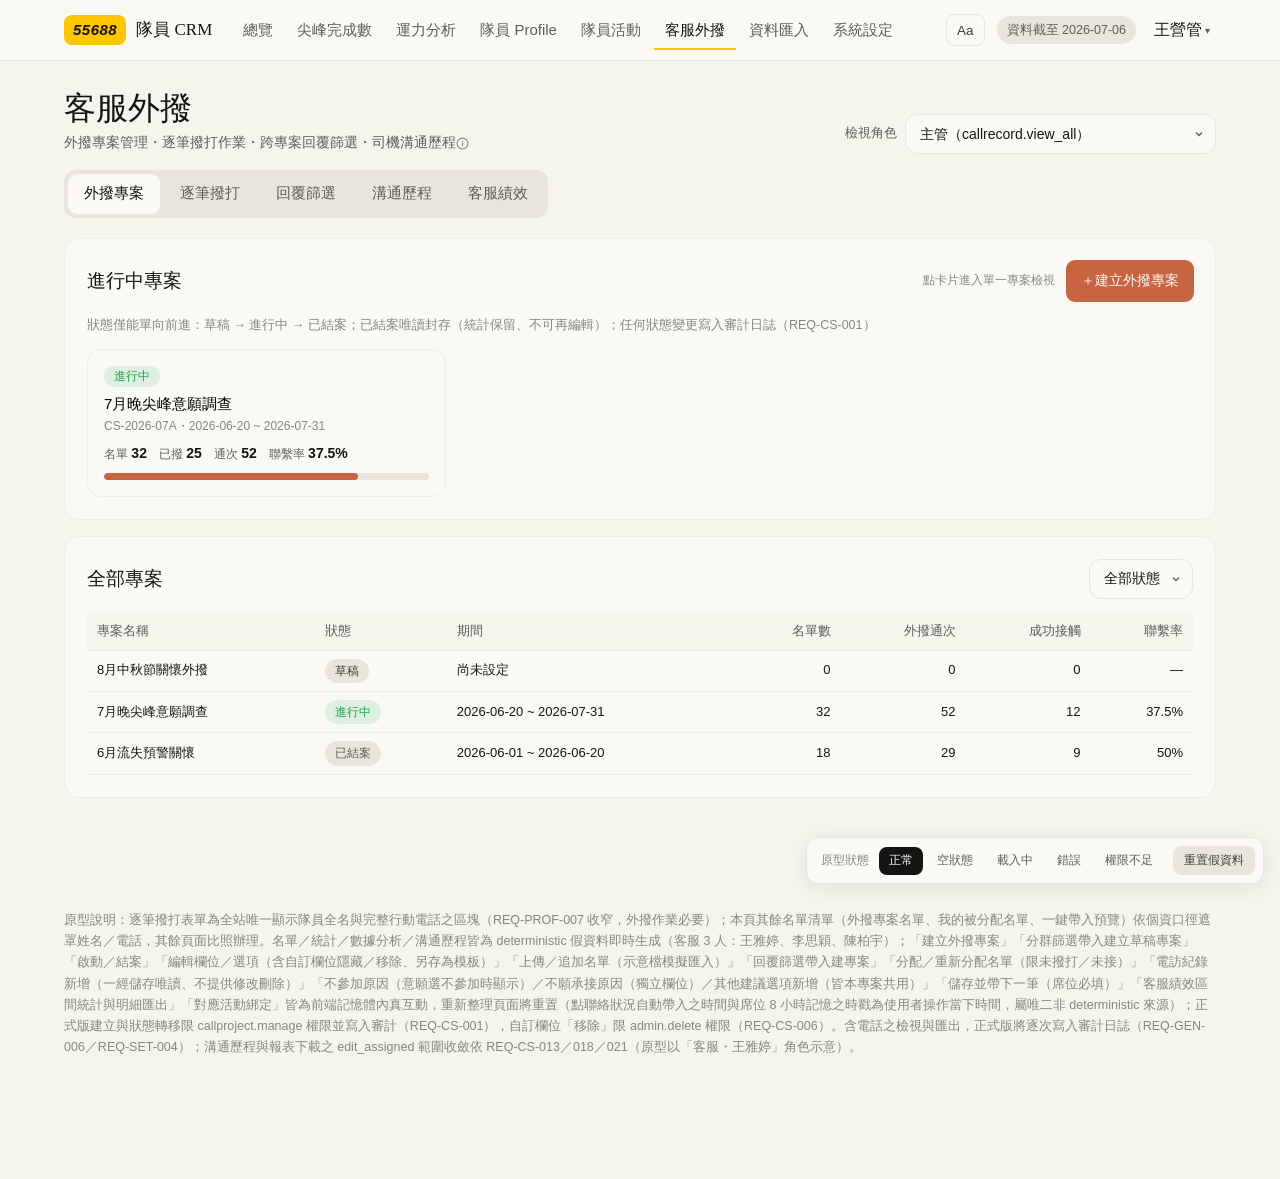
<file: pages/callcenter.html>
<!doctype html>
<html lang="zh-Hant">
<head>
<meta charset="utf-8">
<meta name="viewport" content="width=device-width, initial-scale=1">
<title>客服外撥｜55688 隊員 CRM</title>
<link rel="stylesheet" href="../tokens.css?v=44">
<style>
  * { box-sizing: border-box; margin: 0; padding: 0; }
  [hidden] { display: none !important; }  /* 作者層 display（如 .f-field 的 flex）會蓋過 UA 的 [hidden]，此規則確保 hidden 屬性必生效（2026-07-20 不參加原因 gating 失效根因） */
  html { font-size: 16px; }
  body { background: var(--bg); color: var(--fg); font-family: var(--font-body); line-height: var(--leading-body); min-height: 100dvh; }
  a { color: inherit; text-decoration: none; }
  button { font-family: inherit; }
  :focus-visible { outline: none; box-shadow: var(--focus-ring); border-radius: 8px; }

  #crm-nav { position: sticky; top: 0; z-index: 100; background: var(--surface); border-bottom: 1px solid var(--border-soft); }
  .nav-inner { max-width: var(--container-max); margin: 0 auto; padding: 0 var(--container-gutter-desktop); display: flex; align-items: center; gap: 20px; height: 60px; }
  .nav-brand { display: flex; align-items: center; gap: 10px; flex-shrink: 0; }
  .brand-badge { background: var(--brand-55688); color: var(--brand-55688-on); font-weight: 700; font-style: italic; padding: 3px 9px; border-radius: 8px; font-size: 15px; letter-spacing: .5px; }
  .brand-title { font-family: var(--font-display); font-weight: 500; font-size: 17px; }
  .nav-links { display: flex; gap: 2px; overflow-x: auto; flex: 1; }
  .nav-link { padding: 8px 11px; border-radius: 8px; font-size: 15px; color: var(--muted); white-space: nowrap; transition: color var(--motion-fast), background var(--motion-fast); min-height: 36px; display: inline-flex; align-items: center; }
  .nav-link:hover { color: var(--fg); background: var(--surface-warm); }
  .nav-link.active { color: var(--fg); font-weight: 500; box-shadow: inset 0 -2px 0 var(--brand-55688); border-radius: 8px 8px 0 0; }
  .nav-link.pending { opacity: .55; }
  .nav-meta { display: flex; align-items: center; gap: 12px; flex-shrink: 0; }
  .data-chip { font-size: 12.5px; color: var(--muted); background: var(--surface-warm); padding: 4px 10px; border-radius: 9999px; }
  .nav-user { font-size: 14px; color: var(--fg-2); }

  .page { max-width: var(--container-max); margin: 0 auto; padding: 28px var(--container-gutter-desktop) 96px; }
  .page-head { display: flex; align-items: flex-end; justify-content: space-between; gap: 16px; margin-bottom: 16px; flex-wrap: wrap; }
  h1 { font-family: var(--font-display); font-weight: 500; font-size: 32px; line-height: 1.2; }
  .page-sub { color: var(--muted); font-size: 14px; margin-top: 4px; }
  .role-bar { display: flex; align-items: center; gap: 8px; }
  .role-bar label { font-size: 13px; color: var(--muted); white-space: nowrap; }
  select {
    appearance: none; background: var(--surface) url('data:image/svg+xml;utf8,<svg xmlns="http://www.w3.org/2000/svg" width="12" height="12" viewBox="0 0 24 24" fill="none" stroke="%235e5d59" stroke-width="2.5"><path d="M6 9l6 6 6-6"/></svg>') no-repeat right 10px center;
    border: 1px solid var(--border-soft); border-radius: 12px; padding: 8px 32px 8px 14px;
    font-size: 14px; color: var(--fg); cursor: pointer; min-height: 40px; font-family: inherit;
  }
  select:hover { border-color: #d1cfc5; }
  select:disabled { opacity: .5; cursor: not-allowed; }

  .tabs { display: flex; gap: 4px; background: var(--surface-warm); border-radius: 12px; padding: 4px; width: fit-content; max-width: 100%; overflow-x: auto; margin-bottom: 20px; }
  .tab { border: none; background: transparent; padding: 9px 16px; border-radius: 9px; font-size: 14.5px; color: var(--muted); cursor: pointer; white-space: nowrap; min-height: 40px; transition: background var(--motion-fast), color var(--motion-fast); }
  .tab[aria-selected="true"] { background: var(--surface); color: var(--fg); font-weight: 500; box-shadow: 0 0 0 1px var(--border-soft); }

  .panel { background: var(--surface); border: 1px solid var(--border); border-radius: 16px; padding: 22px; }
  .panel-title { font-family: var(--font-display); font-weight: 500; font-size: 19px; margin-bottom: 14px; display: flex; align-items: center; justify-content: space-between; gap: 10px; flex-wrap: wrap; }
  .panel-note { color: var(--meta); font-size: 12.5px; line-height: 1.6; }
  .btn { display: inline-flex; align-items: center; gap: 6px; border: none; cursor: pointer; border-radius: 8px; font-size: 13.5px; padding: 8px 14px; min-height: 40px; background: var(--surface-warm); color: var(--fg-2); box-shadow: 0 0 0 1px #d1cfc5; transition: background var(--motion-fast); }
  .btn:hover { background: #e0ddd1; }
  .btn:disabled { opacity: .5; cursor: not-allowed; }
  .btn-primary { background: var(--accent); color: var(--accent-on); box-shadow: 0 0 0 1px var(--accent); }
  .btn-primary:hover { background: var(--accent-hover); }
  .chip-btn { border: 1px solid var(--border-soft); background: var(--surface); border-radius: 9999px; padding: 5px 14px; font-size: 12.5px; color: var(--fg-2); cursor: pointer; min-height: 30px; }
  .chip-btn:hover { border-color: var(--accent); color: var(--accent); }
  /* grid 直接子元素防 375px 橫向溢出（鐵則） */
  .proj-grid > *, .stat-grid > *, .agent-progress > *, .agent-row > *, .field-chips-wrap > *, .form-grid > *, .timeline > *, .tl-item > * { min-width: 0; }

  /* 專案卡列表 */
  .proj-grid { display: grid; grid-template-columns: repeat(3, 1fr); gap: 14px; }
  @media (max-width: 900px) { .proj-grid { grid-template-columns: 1fr; } }
  .proj-card { display: block; width: 100%; text-align: left; background: var(--surface); border: 1px solid var(--border); border-radius: 14px; padding: 16px; cursor: pointer; transition: box-shadow var(--motion-fast); font-family: inherit; }
  .proj-card:hover { box-shadow: var(--elev-raised); }
  .proj-card[aria-expanded="true"] { box-shadow: 0 0 0 2px var(--accent); }
  .proj-name { font-weight: 500; font-size: 15px; margin: 8px 0 4px; }
  .proj-meta { font-size: 12px; color: var(--meta); }
  .badge { display: inline-block; padding: 3px 10px; border-radius: 9999px; font-size: 11.5px; font-weight: 500; }
  .badge-draft { background: var(--surface-warm); color: var(--fg-2); }
  .badge-active { background: rgba(23,163,74,.12); color: var(--success); }
  .badge-closed { background: var(--border-soft); color: var(--muted); }

  /* 統計卡 */
  .stat-grid { display: grid; grid-template-columns: repeat(4, 1fr); gap: 12px; margin-bottom: 6px; }
  @media (max-width: 900px) { .stat-grid { grid-template-columns: repeat(2, 1fr); } }
  .stat-card { background: var(--bg); border: 1px solid var(--border); border-radius: 12px; padding: 14px; }
  .stat-card .k { font-size: 12.5px; color: var(--muted); display: flex; align-items: center; gap: 4px; }
  .stat-card .v { font-size: 21px; font-weight: 600; margin-top: 4px; font-variant-numeric: tabular-nums; }
  .stat-card .sub { font-size: 11.5px; color: var(--meta); margin-top: 5px; line-height: 1.5; }

  /* 客服分配進度 */
  .agent-progress { display: grid; gap: 9px; }
  .agent-row { display: grid; grid-template-columns: 96px 1fr 64px; gap: 10px; align-items: center; font-size: 13px; }
  .agent-row .bar-track { background: var(--surface-warm); border-radius: 9999px; height: 9px; overflow: hidden; }
  .agent-row .bar-fill { display: block; background: var(--accent); height: 100%; border-radius: 9999px; }
  .agent-row .cnt { color: var(--muted); text-align: right; font-variant-numeric: tabular-nums; }

  /* 進行中摘要卡 mini 指標＋總表數字欄（REQ-CS-020） */
  .mini-stats { display: flex; gap: 12px; flex-wrap: wrap; margin-top: 10px; font-size: 12px; color: var(--muted); }
  .mini-stats b { color: var(--fg); font-size: 14px; font-variant-numeric: tabular-nums; }
  .pbar { display: block; background: var(--surface-warm); border-radius: 9999px; height: 7px; overflow: hidden; margin-top: 10px; }
  .pbar > span { display: block; background: var(--accent); height: 100%; border-radius: 9999px; }
  td.num, th.num { text-align: right; font-variant-numeric: tabular-nums; white-space: nowrap; }

  /* 數據分析（REQ-CS-019） */
  .ana-cols { display: grid; grid-template-columns: 1fr 1fr; gap: 14px; margin-top: 12px; }
  @media (max-width: 900px) { .ana-cols { grid-template-columns: 1fr; } }
  .ana-cols > * { min-width: 0; }
  .ana-box { background: var(--bg); border: 1px solid var(--border); border-radius: 12px; padding: 14px; }
  .ana-box .bt { font-size: 13px; font-weight: 500; margin-bottom: 10px; display: flex; align-items: center; gap: 4px; }
  .hbar-row { display: grid; grid-template-columns: minmax(90px, 150px) 1fr 76px; gap: 8px; align-items: center; font-size: 12.5px; margin-bottom: 6px; }
  .hbar-row > * { min-width: 0; }
  .hbar-row .lbl { color: var(--fg-2); overflow: hidden; text-overflow: ellipsis; white-space: nowrap; }
  .hbar-row .trk { background: var(--surface-warm); border-radius: 6px; height: 14px; overflow: hidden; }
  .hbar-row .fil { display: block; height: 100%; background: var(--chart-2); border-radius: 6px; }
  .hbar-row.top .fil { background: var(--accent); }
  .hbar-row .cnt { color: var(--muted); text-align: right; font-variant-numeric: tabular-nums; white-space: nowrap; }
  .rank-n { display: inline-flex; width: 16px; height: 16px; border-radius: 50%; background: var(--accent); color: var(--accent-on); font-size: 10.5px; align-items: center; justify-content: center; margin-right: 4px; flex-shrink: 0; }
  .donut-wrap { display: flex; gap: 16px; align-items: center; flex-wrap: wrap; }
  .donut { width: 110px; height: 110px; border-radius: 50%; position: relative; flex-shrink: 0; }
  .donut::after { content: attr(data-c); position: absolute; inset: 24px; background: var(--bg); border-radius: 50%; display: flex; align-items: center; justify-content: center; font-size: 13px; font-weight: 600; }
  .dleg { font-size: 12.5px; color: var(--fg-2); display: grid; gap: 4px; }
  .dleg i { display: inline-block; width: 10px; height: 10px; border-radius: 3px; margin-right: 6px; }
  .concl { border-left: 3px solid var(--accent); background: var(--surface-warm); border-radius: 0 12px 12px 0; padding: 12px 16px; font-size: 13px; line-height: 1.8; color: var(--fg-2); margin-top: 14px; }

  /* 電訪紀錄多次制（REQ-CS-002） */
  .call-row { display: flex; gap: 10px; align-items: center; font-size: 13px; background: var(--bg); border: 1px solid var(--border); border-radius: 10px; padding: 7px 12px; flex-wrap: wrap; }
  .call-row .call-n { color: var(--muted); font-size: 12px; min-width: 44px; }
  .call-row .call-t { font-variant-numeric: tabular-nums; }
  .call-edit-box { background: var(--bg); border: 1px dashed var(--border-soft); border-radius: 10px; padding: 10px 12px; }

  /* 欄位設定 chips */
  .field-chips-wrap { display: grid; gap: 10px; }
  .field-group { display: flex; flex-wrap: wrap; gap: 6px; align-items: center; }
  .fg-label { font-size: 12px; color: var(--meta); min-width: 62px; }
  .field-chip { border-radius: 9999px; padding: 4px 12px; font-size: 12px; white-space: nowrap; }
  .field-chip.fixed { background: rgba(201,100,66,.1); color: var(--accent); }
  .field-chip.hideable { background: var(--surface-warm); color: var(--fg-2); }
  .field-chip.hideable::after { content: '（可隱藏）'; color: var(--meta); font-size: 10.5px; }
  .field-chip.custom { background: rgba(125,140,92,.14); color: #5c6b3f; }

  /* 表格 */
  .chart-wrap { overflow-x: auto; }
  table { border-collapse: collapse; width: 100%; font-size: 13px; }
  th, td { padding: 8px 10px; text-align: left; border-bottom: 1px solid var(--border); }
  /* 名單表欄寬紀律（2026-07-20 走查）：身分／時間欄不折行防擠壓；多值文字欄（原因／建議／自訂）固定合理寬度內換行 */
  #proj-list-table td, #mylist-table td { white-space: nowrap; }
  #proj-list-table td.wrap, #mylist-table td.wrap { white-space: normal; min-width: 180px; max-width: 300px; }
  th { color: var(--muted); font-weight: 500; background: var(--bg); white-space: nowrap; }
  tbody tr:hover { background: var(--bg); }
  .mrow { cursor: pointer; }
  .mrow:focus-visible { box-shadow: var(--focus-ring) inset; }
  .active-row { background: rgba(201,100,66,.08); }
  .warn-badge { background: rgba(181,51,51,.08); color: var(--danger); border-radius: 9999px; padding: 2px 8px; font-size: 10.5px; margin-left: 6px; white-space: nowrap; }

  /* 逐筆撥打工作卡 */
  .work-progress { font-size: 13px; color: var(--muted); margin-bottom: 4px; }
  .work-progress b { color: var(--fg); font-size: 16px; }
  .work-person { display: flex; align-items: baseline; gap: 12px; flex-wrap: wrap; margin: 2px 0 14px; }
  .wp-name { font-family: var(--font-display); font-size: 21px; font-weight: 500; }
  .wp-code { color: var(--muted); font-size: 14px; font-variant-numeric: tabular-nums; }
  .form-grid { display: grid; grid-template-columns: 1fr 1fr; gap: 14px 20px; }
  @media (max-width: 700px) { .form-grid { grid-template-columns: 1fr; } }
  .f-field { display: flex; flex-direction: column; gap: 6px; }
  .f-field.full { grid-column: 1 / -1; }
  .f-field label { font-size: 12.5px; color: var(--muted); }
  .f-field input[type="text"], .f-field input[type="tel"], .f-field select, .f-field textarea {
    border: 1px solid var(--border-soft); border-radius: 10px; padding: 9px 12px; font-size: 14px; font-family: inherit; background: var(--surface); color: var(--fg); appearance: auto;
  }
  .f-field textarea { resize: vertical; min-height: 60px; }
  .radio-row, .check-row { display: flex; gap: 14px; flex-wrap: wrap; padding-top: 4px; }
  .radio-row label, .check-row label { display: flex; align-items: center; gap: 5px; font-size: 13.5px; color: var(--fg-2); cursor: pointer; }
  .radio-row input, .check-row input { width: 16px; height: 16px; }
  /* 回答內容區（2026-07-17：聯絡狀況「成功」才開放填寫）——內嵌次網格，維持與 form-grid 相同欄版型 */
  .answers-grid { grid-column: 1 / -1; display: grid; grid-template-columns: 1fr 1fr; gap: 14px 20px; }
  @media (max-width: 700px) { .answers-grid { grid-template-columns: 1fr; } }
  .answers-grid > * { min-width: 0; }
  .answers-grid[hidden] { display: none; }

  /* 客服績效卡（2026-07-17 四輪重構：卡片式取代寬表格＋展開列） */
  .perf-card { background: var(--surface); border: 1px solid var(--border); border-radius: 14px; padding: 18px 20px; margin-top: 12px; }
  .perf-card > *, .perf-card-head > *, .perf-proj-head > * { min-width: 0; }
  .perf-card-head { display: flex; align-items: center; gap: 12px; flex-wrap: wrap; }
  .perf-avatar { width: 40px; height: 40px; border-radius: 50%; background: var(--brand-55688); color: var(--brand-55688-on); display: inline-flex; align-items: center; justify-content: center; font-weight: 700; font-size: 16px; flex-shrink: 0; }
  .perf-name { font-family: var(--font-display); font-size: 17px; font-weight: 500; }
  .perf-head-stats { display: flex; gap: 16px; margin-left: auto; flex-wrap: wrap; font-size: 12.5px; color: var(--muted); align-items: baseline; }
  .perf-head-stats b { color: var(--fg); font-size: 16px; font-variant-numeric: tabular-nums; }
  .perf-rate-row { display: flex; align-items: center; gap: 10px; margin-top: 12px; font-size: 12.5px; color: var(--muted); flex-wrap: wrap; }
  .perf-rate-row b { color: var(--fg); font-variant-numeric: tabular-nums; }
  .perf-rate-track { flex: 0 1 260px; min-width: 140px; height: 8px; border-radius: 9999px; background: var(--surface-warm); overflow: hidden; }
  .perf-rate-fill { display: block; height: 100%; border-radius: 9999px; background: var(--success); }
  .perf-proj { border-top: 1px dashed var(--border-soft); margin-top: 14px; padding-top: 12px; }
  .perf-proj-head { display: flex; gap: 10px; align-items: baseline; flex-wrap: wrap; }
  .perf-proj-name { font-weight: 500; font-size: 14px; }
  .act-chip { font-size: 11px; color: #5c6b3f; background: rgba(125,140,92,.14); padding: 2px 9px; border-radius: 9999px; white-space: nowrap; }
  .perf-proj-time { margin-left: auto; font-size: 12px; color: var(--muted); }
  .seg-bar { display: flex; height: 12px; border-radius: 6px; overflow: hidden; margin: 9px 0 6px; max-width: 560px; background: var(--surface-warm); }
  .seg-bar > span { display: block; height: 100%; }
  .seg-legend { display: flex; gap: 12px; flex-wrap: wrap; font-size: 12px; color: var(--fg-2); }
  .seg-legend i { display: inline-block; width: 9px; height: 9px; border-radius: 2px; margin-right: 4px; }
  .funnel-row { display: flex; gap: 6px; align-items: center; flex-wrap: wrap; margin-top: 9px; font-size: 12.5px; }
  .funnel-chip { background: var(--bg); border: 1px solid var(--border); border-radius: 9999px; padding: 4px 12px; color: var(--fg-2); display: inline-flex; align-items: center; gap: 4px; }
  .funnel-chip b { color: var(--fg); font-variant-numeric: tabular-nums; }
  .funnel-arrow { color: var(--meta); }

  /* 搜尋列 */
  .search-input { flex: 1; min-width: 220px; max-width: 380px; display: flex; align-items: center; gap: 8px; background: var(--surface); border: 1px solid var(--border-soft); border-radius: 12px; padding: 0 14px; min-height: 44px; }
  .search-input svg { color: var(--meta); flex-shrink: 0; }
  .search-input input { border: none; outline: none; background: transparent; font-size: 14.5px; width: 100%; font-family: inherit; color: var(--fg); }
  .filter-row { display: flex; gap: 10px; align-items: center; flex-wrap: wrap; margin-bottom: 16px; }

  /* 溝通歷程 timeline */
  .timeline { display: grid; gap: 0; }
  .tl-item { display: grid; grid-template-columns: 20px 1fr; gap: 14px; position: relative; padding-bottom: 18px; }
  .tl-dot { width: 12px; height: 12px; border-radius: 50%; background: var(--accent); margin-top: 5px; box-shadow: 0 0 0 3px rgba(201,100,66,.15); }
  .tl-item:not(:last-child)::before { content: ''; position: absolute; left: 5.5px; top: 20px; bottom: 0; width: 1.5px; background: var(--border-soft); }
  .tl-head { display: flex; gap: 10px; align-items: baseline; flex-wrap: wrap; }
  .tl-date { font-size: 12.5px; color: var(--meta); font-variant-numeric: tabular-nums; }
  .tl-project { font-weight: 500; font-size: 14.5px; }
  .tl-content { color: var(--muted); font-size: 13px; margin-top: 3px; line-height: 1.6; }
  .tl-result { font-size: 11.5px; border-radius: 9999px; padding: 2px 10px; white-space: nowrap; }
  .tl-result.yes { background: rgba(23,163,74,.1); color: var(--success); }
  .tl-result.no { background: rgba(181,51,51,.08); color: var(--danger); }
  .tl-result.na { background: var(--surface-warm); color: var(--fg-2); }
  .tl-guide { color: var(--meta); font-size: 13.5px; padding: 48px 12px; text-align: center; }

  /* 口徑 info icon */
  .crm-info { position: relative; display: inline-flex; color: var(--meta); cursor: help; vertical-align: middle; }
  .crm-info:hover, .crm-info:focus-visible { color: var(--fg-2); }
  .crm-info-tip { display: none; position: absolute; bottom: calc(100% + 8px); left: 50%; transform: translateX(-50%); background: var(--fg); color: var(--surface); font-size: 12px; line-height: 1.5; padding: 8px 12px; border-radius: 8px; width: max-content; max-width: 280px; overflow-wrap: anywhere; opacity: 0; pointer-events: none; transition: opacity var(--motion-fast); z-index: 500; text-align: left; }
  .crm-info:hover .crm-info-tip, .crm-info:focus-visible .crm-info-tip { display: block; opacity: 1; }  /* 未 hover 時 display:none——絕對定位的 tip 盒不再撐大捲動容器（2026-07-20 走查：右滑大量空白根因） */

  /* 權限灰化遮罩 */
  .locked { position: relative; }
  .lock-veil { position: absolute; inset: 0; background: rgba(250,249,245,.88); backdrop-filter: blur(1px); display: none; flex-direction: column; align-items: center; justify-content: center; gap: 8px; border-radius: 16px; z-index: 5; text-align: center; padding: 20px; }
  .lock-icon { font-size: 26px; }
  .lock-text { font-size: 13px; color: var(--muted); max-width: 320px; line-height: 1.6; }

  /* Modal */
  .modal-overlay { position: fixed; inset: 0; background: rgba(20,20,19,.45); display: flex; align-items: center; justify-content: center; z-index: 2000; padding: 20px; }
  .modal-box { background: var(--surface); border-radius: 16px; max-width: 560px; width: 100%; max-height: 85vh; overflow-y: auto; padding: 24px; box-shadow: var(--elev-raised); }
  .modal-head { display: flex; justify-content: space-between; align-items: center; margin-bottom: 14px; gap: 10px; }
  .modal-title { font-family: var(--font-display); font-weight: 500; font-size: 19px; }
  .modal-close { border: none; background: transparent; cursor: pointer; color: var(--muted); padding: 6px; border-radius: 8px; font-size: 15px; line-height: 1; }
  .modal-close:hover { background: var(--surface-warm); color: var(--fg); }
  .modal-actions { display: flex; justify-content: flex-end; gap: 10px; margin-top: 18px; }
  .assign-row { display: flex; align-items: center; gap: 10px; padding: 8px 0; border-bottom: 1px solid var(--border); font-size: 14px; cursor: pointer; }
  .assign-row input[type="checkbox"] { width: 17px; height: 17px; }
  .assign-row input[type="number"] { min-height: 32px; }
  .assign-row input[type="number"]:disabled { opacity: .5; }
  .assign-preview { margin-top: 12px; padding: 12px; background: var(--surface-warm); border-radius: 10px; font-size: 13px; color: var(--fg-2); line-height: 1.7; }

  .state-layer { display: none; padding: 72px 24px; text-align: center; }
  .state-layer.show { display: block; }
  .state-icon { font-size: 40px; margin-bottom: 12px; }
  .state-title { font-family: var(--font-display); font-weight: 500; font-size: 20px; }
  .state-desc { color: var(--muted); font-size: 14px; margin-top: 6px; }
  .skeleton { border-radius: 12px; background: linear-gradient(90deg, var(--surface-warm) 25%, #f0eee4 50%, var(--surface-warm) 75%); background-size: 200% 100%; animation: shim 1.4s infinite; }
  @keyframes shim { 0% { background-position: 200% 0; } 100% { background-position: -200% 0; } }
  @media (prefers-reduced-motion: reduce) { .skeleton { animation: none; } * { transition-duration: 0ms !important; } }

  footer.proto-note { max-width: var(--container-max); margin: 0 auto; padding: 0 24px 120px; color: var(--meta); font-size: 12.5px; line-height: 1.7; }
</style>
</head>
<body>

<nav id="crm-nav" aria-label="全站導覽"></nav>

<main class="page">
  <div class="page-head">
    <div>
      <h1>客服外撥</h1>
      <div class="page-sub">外撥專案管理・逐筆撥打作業・跨專案回覆篩選・司機溝通歷程<span id="scope-info-host"></span></div>
    </div>
    <div class="role-bar">
      <label for="role-select">檢視角色</label>
      <select id="role-select" aria-label="切換檢視角色">
        <option value="mgr">主管（callrecord.view_all）</option>
        <option value="cs">客服・王雅婷（callrecord.edit_assigned）</option>
      </select>
    </div>
  </div>

  <div class="tabs" role="tablist" aria-label="客服外撥功能切換">
    <button class="tab" role="tab" id="tab-1" aria-selected="true" data-tab="dial" type="button">外撥專案</button>
    <button class="tab" role="tab" id="tab-2" aria-selected="false" data-tab="work" type="button">逐筆撥打</button>
    <button class="tab" role="tab" id="tab-3" aria-selected="false" data-tab="reply" type="button">回覆篩選</button>
    <button class="tab" role="tab" id="tab-4" aria-selected="false" data-tab="history" type="button">溝通歷程</button>
    <button class="tab" role="tab" id="tab-5" aria-selected="false" data-tab="perf" type="button">客服績效</button>
  </div>

  <div id="content-normal">

    <!-- Tab①：外撥專案（REQ-CS-020 雙區：上進行中摘要卡＋下全部專案總表；下鑽單一專案檢視） -->
    <section id="pane-dial" role="tabpanel" aria-labelledby="tab-1">
      <div id="proj-list-view">
        <div class="panel">
          <div class="panel-title">進行中專案<span style="display:flex;gap:12px;align-items:center;font-weight:400"><span style="font-size:12px;color:var(--meta)">點卡片進入單一專案檢視</span><button class="btn btn-primary" id="btn-create-proj" type="button" title="需 callproject.manage 權限（原型以主管視角預覽，REQ-CS-001）">＋建立外撥專案</button></span></div>
          <p class="panel-note" style="margin-bottom:14px">狀態僅能單向前進：草稿 → 進行中 → 已結案；已結案唯讀封存（統計保留、不可再編輯）；任何狀態變更寫入審計日誌（REQ-CS-001）</p>
          <div class="proj-grid" id="ongoing-cards"></div>
        </div>
        <div class="panel" style="margin-top:16px">
          <div class="panel-title">全部專案<span style="font-weight:400"><select id="proj-status-filter" aria-label="依狀態篩選專案"><option value="all">全部狀態</option><option value="草稿">草稿</option><option value="進行中">進行中</option><option value="已結案">已結案</option></select></span></div>
          <div class="chart-wrap"><table id="proj-table" aria-label="全部外撥專案總表，點列進入單一專案檢視"></table></div>
        </div>
      </div>
      <div id="proj-detail-host" style="margin-top: 16px"></div>
    </section>

    <!-- Tab②：逐筆撥打 -->
    <section id="pane-work" role="tabpanel" aria-labelledby="tab-2" style="display:none">
      <div class="panel" id="work-host"></div>
      <div class="panel" style="margin-top:16px">
        <div class="panel-title">我的被分配名單<span id="mylist-scope-note" style="font-weight:400;font-size:12px;color:var(--meta)"></span></div>
        <div class="chart-wrap"><table id="mylist-table" aria-label="我的被分配名單，點列可載入該筆進行回撥或補記錄"></table></div>
      </div>
    </section>

    <!-- Tab③：回覆篩選 -->
    <section id="pane-reply" role="tabpanel" aria-labelledby="tab-3" style="display:none">
      <div class="panel locked" id="reply-panel">
        <div class="panel-title">回覆篩選<span id="reply-info-host"></span></div>
        <div class="filter-row">
          <select id="rf-field" aria-label="選擇篩選欄位"></select>
          <select id="rf-value" aria-label="選擇回答值"></select>
          <button class="btn" id="btn-reply-export" type="button">匯出</button>
          <button class="btn btn-primary" id="btn-reply-bring" type="button">一鍵帶入新外撥專案名單</button>
        </div>
        <div class="chart-wrap"><table id="reply-table" aria-label="跨專案回覆篩選結果"></table></div>
        <div class="lock-veil" id="reply-veil" aria-live="polite">
          <div class="lock-icon" aria-hidden="true">🔒</div>
          <div class="lock-text">需 <b>callrecord.view_all</b> 權限方可跨專案篩選司機回覆；請於右上角切換為「主管」角色檢視（REQ-CS-017／REQ-SEG-005）。</div>
        </div>
      </div>
    </section>

    <!-- Tab④：溝通歷程 -->
    <section id="pane-history" role="tabpanel" aria-labelledby="tab-4" style="display:none">
      <div class="panel">
        <div class="panel-title">溝通歷程<span id="history-info-host"></span></div>
        <div class="filter-row">
          <div class="search-input" role="search">
            <svg width="16" height="16" viewBox="0 0 24 24" fill="none" stroke="currentColor" stroke-width="2" aria-hidden="true"><circle cx="11" cy="11" r="8"/><path d="m21 21-4.35-4.35"/></svg>
            <input id="tl-code" type="search" placeholder="輸入隊編查詢（可試 123456 / 0103 / 0217）" aria-label="以隊編查詢溝通歷程">
          </div>
          <button class="btn btn-primary" id="btn-history-search" type="button">查詢</button>
        </div>
        <div id="history-host"></div>
      </div>
    </section>

    <!-- Tab⑤：客服績效（REQ-CS-023：人維度外撥統計＋區間篩選＋明細匯出＋外撥×活動推廣成效） -->
    <section id="pane-perf" role="tabpanel" aria-labelledby="tab-5" style="display:none">
      <div class="panel">
        <div class="panel-title">客服績效<span id="perf-info-host"></span></div>
        <div id="perf-host"></div>
      </div>
    </section>

  </div>

  <div class="state-layer" id="st-empty">
    <div class="state-icon" aria-hidden="true">🗂️</div>
    <div class="state-title">尚無資料</div>
    <div class="state-desc">尚未建立任何外撥專案，請先建立專案並上傳名單。</div>
  </div>
  <div class="state-layer" id="st-loading" aria-label="載入中">
    <div style="display:grid;gap:12px;max-width:960px;margin:0 auto">
      <div class="skeleton" style="height:120px"></div>
      <div class="skeleton" style="height:280px"></div>
    </div>
  </div>
  <div class="state-layer" id="st-error">
    <div class="state-icon" aria-hidden="true">⚠️</div>
    <div class="state-title">資料載入失敗</div>
    <div class="state-desc">連線發生問題（HTTP 500），請稍後再試。</div>
    <button class="btn" type="button" onclick="document.querySelector('[data-state=&quot;normal&quot;]').click(); CRM.toast('已重新載入')">重試</button>
  </div>
  <div class="state-layer" id="st-forbidden">
    <div class="state-icon" aria-hidden="true">🔒</div>
    <div class="state-title">無權限檢視此頁</div>
    <div class="state-desc">你的帳號沒有「客服外撥」相關權限，請聯絡系統管理員。</div>
  </div>
</main>

<footer class="proto-note">
  原型說明：逐筆撥打表單為全站唯一顯示隊員全名與完整行動電話之區塊（REQ-PROF-007 收窄，外撥作業必要）；本頁其餘名單清單（外撥專案名單、我的被分配名單、一鍵帶入預覽）依個資口徑遮罩姓名／電話，其餘頁面比照辦理。名單／統計／數據分析／溝通歷程皆為 deterministic 假資料即時生成（客服 3 人：王雅婷、李思穎、陳柏宇）；「建立外撥專案」「分群篩選帶入建立草稿專案」「啟動／結案」「編輯欄位／選項（含自訂欄位隱藏／移除、另存為模板）」「上傳／追加名單（示意檔模擬匯入）」「回覆篩選帶入建專案」「分配／重新分配名單（限未撥打／未接）」「電訪紀錄新增（一經儲存唯讀、不提供修改刪除）」「不參加原因（意願選不參加時顯示）／不願承接原因（獨立欄位）／其他建議選項新增（皆本專案共用）」「儲存並帶下一筆（席位必填）」「客服績效區間統計與明細匯出」「對應活動綁定」皆為前端記憶體內真互動，重新整理頁面將重置（點聯絡狀況自動帶入之時間與席位 8 小時記憶之時戳為使用者操作當下時間，屬唯二非 deterministic 來源）；正式版建立與狀態轉移限 callproject.manage 權限並寫入審計（REQ-CS-001），自訂欄位「移除」限 admin.delete 權限（REQ-CS-006）。含電話之檢視與匯出，正式版將逐次寫入審計日誌（REQ-GEN-006／REQ-SET-004）；溝通歷程與報表下載之 edit_assigned 範圍收斂依 REQ-CS-013／018／021（原型以「客服・王雅婷」角色示意）。
</footer>

<script src="../app.js?v=46"></script>
<script>
(function () {
  'use strict';
  var DB = CRM.load();
  CRM.mountNav('callcenter', DB.meta.dataAsOf);

  /* ── deterministic 假資料工具（禁 Math.random / Date.now / 無參數 new Date） ── */
  function rnd(s, k) { var x = Math.sin(s * 12.9898 + (k || 1) * 78.233) * 43758.5453; return x - Math.floor(x); }
  function strSeed(s) { var h = 0; for (var i = 0; i < s.length; i++) h = (h * 31 + s.charCodeAt(i)) >>> 0; return h; }
  function pad2(n) { return (n < 10 ? '0' : '') + n; }
  function offsetDate(y, m, d, offsetDays, hh, mm) {
    var dt = new Date(y, m - 1, d + offsetDays, hh, mm);
    return dt.getFullYear() + '-' + pad2(dt.getMonth() + 1) + '-' + pad2(dt.getDate()) + ' ' + pad2(dt.getHours()) + ':' + pad2(dt.getMinutes());
  }
  function genPhone(s) {
    function dg(k) { return Math.floor(rnd(s, k) * 10); }
    return '09' + dg(41) + dg(42) + '-' + dg(43) + dg(44) + dg(45) + '-' + dg(46) + dg(47) + dg(48);
  }

  var AGENTS = ['王雅婷', '李思穎', '陳柏宇'];
  var CURRENT_AGENT = '王雅婷';
  var REASONS = ['低價', '距離遠', '目的地不符', '時段不合', '車輛保養中'];
  var SURNAMES = ['王', '林', '張', '李', '陳', '黃', '吳', '劉', '蔡', '楊'];
  var GIVEN = ['志明', '淑惠', '建宏', '雅婷', '俊傑', '美玲', '文雄', '麗華', '家豪', '怡君'];
  var FIXED_FIELDS = ['隊編', '行動電話', '電訪紀錄（1~6 次）', '其他建議（多選・同仁可增選項）'];
  var DEFAULT_FIELDS = ['簡訊/LINE 通知', '意願', '不願承接原因'];  // REQ-CS-002 改訂：不願承接原因改固定預設欄位（多選、選項可編輯，不再是欄位庫自訂欄位）
  var MAX_CALLS = 6;  // 電訪次數上限（REQ-CS-002 多次制，2026-07-16 拍板）
  var FIELD_TYPES = ['文字', '數字', '單選', '多選', '日期'];  // REQ-CS-003 五型別
  /* 全域欄位庫（REQ-CS-004；名稱/型別入庫後鎖定——要改＝停用舊欄＋建新欄）。
     單/多選帶「庫層預設選項」，專案挑用時複製為專案層選項、調整不回寫庫（REQ-CS-003 兩層制） */
  var FIELD_LIB = [
    { name: '外撥主題一', type: '文字' },
    { name: '外撥主題二', type: '數字' },
    { name: '外撥主題三', type: '單選', options: ['選項一', '選項二', '選項三'] },
    { name: '外撥主題四', type: '多選', options: ['選項一', '選項二', '選項三'] },
    { name: '外撥主題五', type: '日期' }
  ];
  function libField(name) {
    var f = null;
    FIELD_LIB.forEach(function (x) { if (x.name === name) f = x; });
    return f ? { name: f.name, type: f.type, options: f.options ? f.options.slice() : null } : null;  // 專案層副本
  }
  function fieldLabel(f) { return f.name + '（' + f.type + '）'; }
  var PROJ_TEMPLATES = {  // 專案模板（REQ-CS-005）
    none: { label: '不套用（自固定＋預設欄位開始）', customs: [] },
    survey: { label: '意願調查模板（沿用預設欄位；不願承接原因已內建可勾選使用）', customs: [] },
    care: { label: '關懷回訪模板（自訂：外撥主題一＋外撥主題五）', customs: ['外撥主題一', '外撥主題五'] }
  };
  function stdFields() { return { defaults: DEFAULT_FIELDS.slice(), customs: [] }; }

  var ROLE = 'mgr'; // 'mgr' | 'cs'

  /* ── 電訪紀錄多次制 helpers（REQ-CS-002：r.calls = [{time, connected, phone, seat, dur}]，上限 MAX_CALLS）
        connected 值域＝成功／未接／空號／拒訪（2026-07-17 走查第 1 條改訂）；phone＝撥打號碼快照、seat＝客服席位、dur＝處理秒數 ── */
  function callCount(r) { return (r.calls || []).length; }
  function lastCall(r) { var c = r.calls || []; return c.length ? c[c.length - 1] : null; }
  function contacted(r) { return (r.calls || []).some(function (c) { return c.connected === '成功'; }); }
  function statusRank(r) {  // 撥打狀態排序權重（2026-07-17 走查第 8 條）：未撥打 0 → 未接 1 → 空號 2 → 拒訪 3 → 成功 4
    if (callCount(r) === 0) return 0;
    var c = (lastCall(r) || {}).connected;
    return c === '未接' ? 1 : (c === '空號' ? 2 : (c === '拒訪' ? 3 : 4));
  }
  function totalCalls(list) { var n = 0; list.forEach(function (r) { n += callCount(r); }); return n; }
  function fmtPhone(v) {
    var d = v.replace(/\D/g, '').slice(0, 10);
    if (d.length > 7) return d.slice(0, 4) + '-' + d.slice(4, 7) + '-' + d.slice(7);
    if (d.length > 4) return d.slice(0, 4) + '-' + d.slice(4);
    return d;
  }
  function nowStr() { // 「現在」鍵／點接聽自動帶時間：使用者操作帶入當下，唯一允許之非決定性來源（假資料生成仍全 deterministic）
    var d = new Date();
    return d.getFullYear() + '-' + pad2(d.getMonth() + 1) + '-' + pad2(d.getDate()) + ' ' + pad2(d.getHours()) + ':' + pad2(d.getMinutes());
  }
  function toLocalInput(s) { return s ? s.replace(' ', 'T') : ''; }
  function fromLocalInput(s) { return s ? s.replace('T', ' ') : ''; }
  function escHtml(s) { return String(s == null ? '' : s).replace(/&/g, '&amp;').replace(/</g, '&lt;').replace(/>/g, '&gt;').replace(/"/g, '&quot;'); }

  /* ── CSV 下載（REQ-CS-021：真檔案下載，非 toast 示意；共用邏輯見 app.js CRM.downloadCsv） ── */
  /* ── 名單生成：進行中專案（7月晚尖峰意願調查）——每筆 1~3 次電訪、時間分散供每日通次圖 ── */
  function genCalls(s, baseDay, spanDays, maxN) {
    var n = 1 + Math.floor(rnd(s, 20) * maxN); if (n > maxN) n = maxN;
    var calls = [], day = Math.floor(rnd(s, 6) * spanDays);
    for (var k = 0; k < n; k++) {
      var connIdx = Math.floor(rnd(s, 9 + k * 7) * 6);
      calls.push({
        time: offsetDate(2026, baseDay.m, baseDay.d, day, 9 + Math.floor(rnd(s, 7 + k) * 9), Math.floor(rnd(s, 8 + k) * 6) * 10),
        connected: ['成功', '成功', '未接', '未接', '拒訪', '空號'][connIdx]
      });
      day += 1 + Math.floor(rnd(s, 15 + k) * 3);
    }
    return calls;
  }
  /* 每通電訪補撥打號碼快照／席位／處理秒數＋名單分配時間（2026-07-17 走查第 5、6、10 條＋二輪拍板「分配留時間戳」；deterministic 假資料） */
  var AGENT_SEATS = { '王雅婷': 'AGC101', '李思穎': 'AGC102', '陳柏宇': 'AGC205' };  // 席位編號固定 AGCXXX（AGC＋三碼，2026-07-20 拍板）
  function minusDays(ts, k) {
    var m = ts.slice(0, 10).split('-');
    var d = new Date(Number(m[0]), Number(m[1]) - 1, Number(m[2]) - k, 9, 0);
    return d.getFullYear() + '-' + pad2(d.getMonth() + 1) + '-' + pad2(d.getDate()) + ' 09:00';
  }
  function decorateCalls(r, s) {
    (r.calls || []).forEach(function (c, k) {
      c.phone = (r.phone && rnd(s, 50 + k) > 0.85) ? genPhone(s + 991 + k) : (r.phone || '');  // 少數通次以不同號碼撥打，示意「每次撥打號碼可能不同」
      c.seat = rnd(s, 55 + k) > 0.9 ? ('AGC30' + (1 + Math.floor(rnd(s, 56 + k) * 8))) : (AGENT_SEATS[r.agent] || 'AGC309');  // 偶發換位工作
      c.dur = 90 + Math.floor(rnd(s, 60 + k) * 420);  // 處理秒數 90~510（原型示意；正式版＝話務系統通話＋作業時長）
    });
    if (r.agent) {  // 分配時間戳（REQ-CS-009 補訂）：有撥打者＝首通前 1~3 天；未撥打者＝7 月初追加分配待撥（讓預設區間有分配數可算）
      var fc = (r.calls || [])[0];
      r.assignedAt = fc ? minusDays(fc.time, 1 + Math.floor(rnd(s, 45) * 3)) : offsetDate(2026, 7, 1, Math.floor(rnd(s, 46) * 4), 9, 0);
    }
  }
  function buildProj2() {
    var seed = strSeed('CS-2026-07A');
    var known = [{ code: '123456', name: '陳大明' }, { code: '0103', name: '林志偉' }, { code: '0217', name: '張淑芬' }];
    var N = 32, calledCount = 25;
    var list = [];
    for (var i = 0; i < N; i++) {
      var s = seed + i * 137;
      var code, name;
      if (known[i]) { code = known[i].code; name = known[i].name; }
      else { code = String(200000 + Math.floor(rnd(s, 1) * 799999)); name = SURNAMES[Math.floor(rnd(s, 2) * 10)] + GIVEN[Math.floor(rnd(s, 3) * 10)]; }
      var r = {
        code: code, name: name, agent: AGENTS[i % 3],
        phone: rnd(s, 4) < 0.16 ? '' : genPhone(s),
        calls: [], willing: '', sms: false, line: false, refuseReason: [], noJoinReason: [], suggest: [], custom: {}, note: '', missingMaster: false
      };
      if (i < calledCount) {
        r.calls = genCalls(s, { m: 6, d: 24 }, 12, 3);  // 6/24 起跨入 7 月上旬：讓績效預設區間（當月 1 日～資料截至）有足量通次可算
        if (contacted(r)) {
          r.willing = rnd(s, 10) > 0.4 ? '參加' : '不參加';
          r.sms = rnd(s, 12) > 0.5; r.line = rnd(s, 13) > 0.5;
          if (r.willing === '不參加') {
            r.refuseReason = [REASONS[Math.floor(rnd(s, 11) * REASONS.length)]];
            if (rnd(s, 31) > 0.7) {  // 少數筆帶第二個原因，增加多選擬真（REQ-CS-002 改訂）
              var rr2 = REASONS[Math.floor(rnd(s, 32) * REASONS.length)];
              if (r.refuseReason.indexOf(rr2) < 0) r.refuseReason.push(rr2);
            }
            r.noJoinReason = [NOJOIN_SEED[Math.floor(rnd(s, 33) * NOJOIN_SEED.length)]];  // 不參加原因（2026-07-20）
            if (rnd(s, 34) > 0.75) { var nj2 = NOJOIN_SEED[Math.floor(rnd(s, 35) * NOJOIN_SEED.length)]; if (r.noJoinReason.indexOf(nj2) < 0) r.noJoinReason.push(nj2); }
          }
          if (rnd(s, 17) > 0.45) r.suggest.push(SUGGEST_SEED[Math.floor(rnd(s, 18) * SUGGEST_SEED.length)]);
          if (rnd(s, 19) > 0.8) { var s2 = SUGGEST_SEED[Math.floor(rnd(s, 21) * SUGGEST_SEED.length)]; if (r.suggest.indexOf(s2) < 0) r.suggest.push(s2); }
        }
      }
      decorateCalls(r, s);  // 未撥打者亦補分配時間戳（供 REQ-CS-023 區間分配統計）
      list.push(r);
    }
    list[N - 1].missingMaster = true;
    return list;
  }

  /* ── 名單生成：已結案專案（6月流失預警關懷，全數已撥打） ── */
  function buildProj3() {
    var seed = strSeed('CS-2026-06B');
    var known = [{ code: '123456', name: '陳大明' }];
    var N = 18;
    var list = [];
    for (var i = 0; i < N; i++) {
      var s = seed + i * 149;
      var code, name;
      if (known[i]) { code = known[i].code; name = known[i].name; }
      else { code = String(300000 + Math.floor(rnd(s, 1) * 699999)); name = SURNAMES[Math.floor(rnd(s, 2) * 10)] + GIVEN[Math.floor(rnd(s, 3) * 10)]; }
      var r = {
        code: code, name: name, agent: AGENTS[i % 3],
        phone: rnd(s, 4) < 0.1 ? '' : genPhone(s),
        calls: genCalls(s, { m: 6, d: 1 }, 14, 2),
        willing: '', sms: rnd(s, 12) > 0.5, line: rnd(s, 13) > 0.5, refuseReason: [], noJoinReason: [], suggest: [], custom: {}, note: '', missingMaster: false
      };
      decorateCalls(r, s);
      if (contacted(r)) {
        r.willing = rnd(s, 10) > 0.4 ? '參加' : '不參加';
        if (r.willing === '不參加') {
          r.refuseReason = [REASONS[Math.floor(rnd(s, 11) * REASONS.length)]];
          if (rnd(s, 31) > 0.7) {  // 少數筆帶第二個原因，增加多選擬真（REQ-CS-002 改訂）
            var rr2 = REASONS[Math.floor(rnd(s, 32) * REASONS.length)];
            if (r.refuseReason.indexOf(rr2) < 0) r.refuseReason.push(rr2);
          }
          r.noJoinReason = [NOJOIN_SEED[Math.floor(rnd(s, 33) * NOJOIN_SEED.length)]];  // 不參加原因（2026-07-20）
        }
        if (rnd(s, 17) > 0.55) r.suggest.push(SUGGEST_SEED[Math.floor(rnd(s, 18) * SUGGEST_SEED.length)]);
      }
      list.push(r);
    }
    return list;
  }

  /* 「其他建議」固定欄位（REQ-CS-002）：選項為專案層共享池、撥打同仁可即時新增 */
  var SUGGEST_SEED = ['調高尖峰時段車資單價', '增加晚尖峰加碼獎金', '改善派單邏輯', 'App 操作再簡化'];
  /* 「不參加原因」（2026-07-20 使用者釐清拍板）：意願選「不參加」時顯示之條件題，模式比照其他建議（多選＋同仁即時新增、本專案共用） */
  var NOJOIN_SEED = ['時段無法配合', '獎勵誘因不足', '近期較少跑車', '對活動沒興趣'];
  var PROJ2_LIST = buildProj2();
  var PROJ3_LIST = buildProj3();
  var PROJECTS = [
    { id: 'CS-2026-08A', name: '8月中秋節關懷外撥', status: '草稿', list: [], fields: stdFields(), suggestOptions: [], refuseOptions: REASONS.slice(), noJoinOptions: [] },
    { id: 'CS-2026-07A', name: '7月晚尖峰意願調查', status: '進行中', start: '2026-06-20', end: '2026-07-31', list: PROJ2_LIST, fields: stdFields(), suggestOptions: SUGGEST_SEED.slice(), refuseOptions: REASONS.slice(), noJoinOptions: NOJOIN_SEED.slice(), actId: 'ACT-2026-06A',
      script: '您好，我是台灣大車隊客服中心的○○○，感謝您撥冗接聽。\n\n本次來電想了解您對 7 月晚尖峰時段（17:00–19:00）加碼活動的參與意願……\n1. 先確認司機大哥／大姐目前主要跑的時段\n2. 說明活動內容與獎勵條件\n3. 詢問參與意願，若不參加請溫和了解原因\n4. 感謝並提醒活動起訖日期' },
    { id: 'CS-2026-06B', name: '6月流失預警關懷', status: '已結案', start: '2026-06-01', end: '2026-06-20', list: PROJ3_LIST, fields: stdFields(), suggestOptions: SUGGEST_SEED.slice(0, 3), refuseOptions: REASONS.slice(), noJoinOptions: NOJOIN_SEED.slice(0, 3), actId: 'ACT-2026-06C',
      script: '您好，我是台灣大車隊客服中心的○○○。這通電話想關心您近期使用平台的狀況，若有不便都歡迎跟我們反映，謝謝您撥冗接聽。' }
  ];

  function scopeList(list) { return ROLE === 'mgr' ? list : list.filter(function (r) { return r.agent === CURRENT_AGENT; }); }
  function scopeNote(n, total) { return ROLE === 'mgr' ? ('主管檢視：全部 ' + total + ' 筆') : ('客服檢視：僅本人 ' + n + ' 筆（專案共 ' + total + ' 筆）'); }
  function statCard(k, v, sub, info) { return '<div class="stat-card"><div class="k">' + k + (info ? CRM.infoIcon(info) : '') + '</div><div class="v">' + v + '</div><div class="sub">' + sub + '</div></div>'; }
  function badgeClass(status) { return status === '草稿' ? 'badge-draft' : (status === '進行中' ? 'badge-active' : 'badge-closed'); }
  function fieldChipsHtml(p) {
    var fd = p.fields;
    return '<div class="field-chips-wrap">' +
      '<div class="field-group"><span class="fg-label">固定欄位</span>' + FIXED_FIELDS.map(function (f) { return '<span class="field-chip fixed">' + f + '</span>'; }).join('') + '</div>' +
      '<div class="field-group"><span class="fg-label">預設欄位</span>' + (fd.defaults.length ? fd.defaults.map(function (f) { return '<span class="field-chip hideable">' + f + '</span>'; }).join('') : '<span style="font-size:12px;color:var(--meta)">（全部隱藏）</span>') + '</div>' +
      '<div class="field-group"><span class="fg-label">自訂欄位</span>' + fd.customs.map(function (f) { return '<span class="field-chip custom">' + fieldLabel(f) + (f.options ? '・' + f.options.length + ' 選項' : '') + '</span>'; }).join('') +
        (p.status !== '已結案' && ROLE === 'mgr' ? '<button type="button" class="chip-btn" id="btn-add-field" title="需 callproject.manage 權限">✎ 編輯欄位／選項</button>' : '') + '</div>' +
      '</div>';
  }
  function wireFieldChipsBtn(p) {
    var b = document.getElementById('btn-add-field');
    if (b) b.addEventListener('click', function () { openFieldsModal(p); });
  }

  /* ── 欄位設定共用元件（建立/編輯共用；選項兩層制 REQ-CS-003、名稱型別鎖定 REQ-CS-004） ── */
  function fieldSetupState(p) {
    return {
      defaults: p ? p.fields.defaults.slice() : DEFAULT_FIELDS.slice(),
      customs: p ? p.fields.customs.map(function (f) { return { name: f.name, type: f.type, options: f.options ? f.options.slice() : null }; }) : [],
      refuseOptions: p ? p.refuseOptions.slice() : REASONS.slice(),
      _proj: p || null,  // 有值＝編輯既有專案（可用專案層隱藏／移除，REQ-CS-006）；null＝建立新專案草稿
      _open: null,
      _openRefuse: false,
      _confirmDel: null,
      _confirmRemove: null
    };
  }
  function fsFind(fss, name) { var m = null; fss.customs.forEach(function (c) { if (c.name === name) m = c; }); return m; }
  function fieldRefCount(name) {  // 欄位被幾個專案引用（REQ-SET-005：零引用可刪、被引用僅能停用）
    var n = 0;
    PROJECTS.forEach(function (p) { if (p.fields && p.fields.customs.some(function (c) { return c.name === name; })) n++; });
    return n;
  }
  function fieldAnswerCount(p, name) {  // 該欄位於本專案已填答之筆數（REQ-CS-006 移除前顯示影響筆數）
    var n = 0;
    (p.list || []).forEach(function (r) {
      var v = (r.custom || {})[name];
      if (v == null || v === '' || (Array.isArray(v) && !v.length)) return;
      n++;
    });
    return n;
  }
  function paintFieldSetup(fss) {
    var host = document.getElementById('fs-host');
    var h = '<div class="field-group" style="margin-bottom:8px"><span class="fg-label">固定欄位</span>' + FIXED_FIELDS.map(function (f) { return '<span class="field-chip fixed">' + f + '</span>'; }).join('') + '<span style="font-size:11.5px;color:var(--meta)">（鎖定）</span></div>' +
      '<div style="font-size:12px;color:var(--meta);margin-bottom:4px">預設欄位（取消勾選＝隱藏，資料保留，REQ-CS-002）</div>' +
      '<div class="check-row" style="margin-bottom:8px;align-items:center">' + DEFAULT_FIELDS.map(function (f) {
        var isRefuse = f === '不願承接原因';
        var lbl = '<label><input type="checkbox" class="fs-def" value="' + f + '"' + (fss.defaults.indexOf(f) >= 0 ? ' checked' : '') + '> ' + f + (isRefuse ? '<span class="soft-label" style="font-size:11px;color:var(--meta)">（多選）</span>' : '') + '</label>';
        if (isRefuse) lbl += '<button type="button" class="chip-btn fs-refuse-toggle" aria-expanded="' + fss._openRefuse + '">選項 ' + fss.refuseOptions.length + (fss._openRefuse ? ' ▲' : ' ▼') + '</button>';
        return lbl;
      }).join('') + '</div>' +
      (fss._openRefuse ? '<div style="margin:0 0 12px;padding:10px 12px;background:var(--bg);border:1px solid var(--border);border-radius:10px">' +
        '<div style="font-size:11.5px;color:var(--meta);margin-bottom:6px">「不願承接原因」本專案選項（調整不回寫其他專案，REQ-CS-002）</div>' +
        '<div style="display:flex;flex-wrap:wrap;gap:6px;margin-bottom:8px">' + (fss.refuseOptions.length ? fss.refuseOptions.map(function (o, i) { return '<span class="field-chip custom" style="display:inline-flex;align-items:center;gap:5px">' + o + '<button type="button" class="fs-refuse-opt-del" data-i="' + i + '" aria-label="刪除選項 ' + o + '" style="border:none;background:none;cursor:pointer;color:inherit;padding:0;font-size:11px;line-height:1">✕</button></span>'; }).join('') : '<span style="font-size:12px;color:var(--danger)">尚無選項——請至少新增一個</span>') + '</div>' +
        '<div style="display:flex;gap:6px;flex-wrap:wrap"><input type="text" id="fs-refuse-opt-new" placeholder="新增選項" style="border:1px solid var(--border-soft);border-radius:8px;padding:5px 10px;font-size:12.5px;font-family:inherit;background:var(--surface);color:var(--fg);min-width:120px"><button type="button" class="chip-btn" id="fs-refuse-opt-add">＋加選項</button></div></div>' : '') +
      '<div style="font-size:12px;color:var(--meta);margin-bottom:4px">自訂欄位——自全域欄位庫挑用；單/多選可調「本專案選項」（庫存預設、調整不回寫庫，REQ-CS-003）' + CRM.infoIcon('欄位名稱與型別入庫後鎖定（防跨專案彙整之歷史回答錯位）；要改＝停用舊欄位＋新增新欄位（REQ-CS-004／REQ-SET-005）') + '</div>';
    h += FIELD_LIB.filter(function (lf) { return !lf.disabled; }).map(function (lf) {
      var sel = fsFind(fss, lf.name);
      var row = '<div style="padding:2px 0"><label style="display:inline-flex;align-items:center;gap:6px;font-size:13px;color:var(--fg-2)"><input type="checkbox" class="fs-lib" value="' + lf.name + '"' + (sel ? ' checked' : '') + '> ' + fieldLabel(lf) + '</label>';
      if (sel && sel.options) row += ' <button type="button" class="chip-btn fs-opt-toggle" data-f="' + lf.name + '" aria-expanded="' + (fss._open === lf.name) + '">選項 ' + sel.options.length + (fss._open === lf.name ? ' ▲' : ' ▼') + '</button>';
      if (sel && fss._proj) {
        // 專案層處置（REQ-CS-006）：隱藏＝取消勾選語義、資料保留、任何角色可用；移除＝自專案刪除連同已填資料，需 admin.delete（原型以 mgr 角色示意）、二次確認
        if (fss._confirmRemove === lf.name) {
          var affected = fieldAnswerCount(fss._proj, lf.name);
          row += ' <span style="font-size:12px;color:var(--danger)">確認自「' + fss._proj.name + '」移除？將連同 ' + affected + ' 筆已填答資料一併刪除（需 admin.delete 權限）</span> <button type="button" class="chip-btn fs-remove-yes" data-f="' + lf.name + '">確認移除</button> <button type="button" class="chip-btn fs-remove-no" data-f="' + lf.name + '">取消</button>';
        } else {
          row += ' <button type="button" class="chip-btn fs-hide" data-f="' + lf.name + '" title="取消勾選語義、資料保留，任何角色可用（REQ-CS-006）">隱藏</button>' +
            ' <button type="button" class="chip-btn fs-remove" data-f="' + lf.name + '"' + (ROLE !== 'mgr' ? ' disabled' : '') + ' title="自本專案移除並刪除已填資料，需 admin.delete 權限（原型以主管角色示意，REQ-CS-006）">✕ 移除</button>';
        }
      } else if (fss._confirmDel === lf.name) {
        var refs = fieldRefCount(lf.name);
        if (refs > 0) {
          row += ' <span style="font-size:12px;color:var(--danger)">已被 ' + refs + ' 個專案引用，僅能停用（REQ-SET-005）</span> <button type="button" class="chip-btn fs-disable" data-f="' + lf.name + '">停用</button> <button type="button" class="chip-btn fs-del-no" data-f="' + lf.name + '">取消</button>';
        } else {
          row += ' <span style="font-size:12px;color:var(--danger)">確認自欄位庫刪除？</span> <button type="button" class="chip-btn fs-del-yes" data-f="' + lf.name + '">刪除</button> <button type="button" class="chip-btn fs-del-no" data-f="' + lf.name + '">取消</button>';
        }
      } else {
        row += ' <button type="button" class="chip-btn fs-del" data-f="' + lf.name + '" aria-label="刪除或停用欄位 ' + lf.name + '" title="零引用可刪除；被專案引用僅能停用（REQ-SET-005）">✕</button>';
      }
      if (sel && sel.options && fss._open === lf.name) {
        row += '<div style="margin:8px 0 6px 24px;padding:10px 12px;background:var(--bg);border:1px solid var(--border);border-radius:10px">' +
          '<div style="font-size:11.5px;color:var(--meta);margin-bottom:6px">本專案選項（調整不回寫欄位庫）</div>' +
          '<div style="display:flex;flex-wrap:wrap;gap:6px;margin-bottom:8px">' + (sel.options.length ? sel.options.map(function (o, i) { return '<span class="field-chip custom" style="display:inline-flex;align-items:center;gap:5px">' + o + '<button type="button" class="fs-opt-del" data-f="' + lf.name + '" data-i="' + i + '" aria-label="刪除選項 ' + o + '" style="border:none;background:none;cursor:pointer;color:inherit;padding:0;font-size:11px;line-height:1">✕</button></span>'; }).join('') : '<span style="font-size:12px;color:var(--danger)">尚無選項——請至少新增一個</span>') + '</div>' +
          '<div style="display:flex;gap:6px;flex-wrap:wrap"><input type="text" class="fs-opt-new" data-f="' + lf.name + '" placeholder="新增選項" style="border:1px solid var(--border-soft);border-radius:8px;padding:5px 10px;font-size:12.5px;font-family:inherit;background:var(--surface);color:var(--fg);min-width:120px"><button type="button" class="chip-btn fs-opt-add" data-f="' + lf.name + '">＋加選項</button></div></div>';
      }
      return row + '</div>';
    }).join('');
    var disabledLibs = FIELD_LIB.filter(function (lf) { return lf.disabled; });
    h += '<div style="margin-top:10px;padding:8px 0;border-top:1px dashed var(--border-soft)"><div style="font-size:11.5px;color:var(--meta);margin-bottom:4px">🗄 已停用欄位（不出現於上方挑用清單；既有專案資料與統計不受影響，可恢復——REQ-SET-005）</div>' +
      (disabledLibs.length ? disabledLibs.map(function (lf) { return '<div style="padding:2px 0;font-size:13px;color:var(--meta)">' + fieldLabel(lf) + '<span style="font-size:11px">（已停用）</span> <button type="button" class="chip-btn fs-restore" data-f="' + lf.name + '">↺ 恢復</button></div>'; }).join('')
        : '<div style="font-size:12px;color:var(--meta);padding:2px 0">目前無停用欄位——被專案引用的欄位按列尾「✕」即可停用</div>') + '</div>';
    h += '<div style="display:flex;gap:8px;align-items:center;margin-top:6px;flex-wrap:wrap">' +
      '<input type="text" id="fs-nf-name" placeholder="新欄位名稱" style="border:1px solid var(--border-soft);border-radius:10px;padding:8px 12px;font-size:13px;font-family:inherit;background:var(--surface);color:var(--fg);flex:1;min-width:140px">' +
      '<select id="fs-nf-type" aria-label="新欄位型別（REQ-CS-003 五型別）">' + FIELD_TYPES.map(function (t) { return '<option value="' + t + '">' + t + '</option>'; }).join('') + '</select>' +
      '<button type="button" class="chip-btn" id="fs-nf-add">＋ 新增（自動入庫）</button></div>';
    host.innerHTML = h;
    host.querySelectorAll('.fs-del').forEach(function (b) { b.addEventListener('click', function () { fss._confirmDel = b.dataset.f; paintFieldSetup(fss); }); });
    host.querySelectorAll('.fs-del-no').forEach(function (b) { b.addEventListener('click', function () { fss._confirmDel = null; paintFieldSetup(fss); }); });
    host.querySelectorAll('.fs-del-yes').forEach(function (b) { b.addEventListener('click', function () {
      var nm = b.dataset.f;
      for (var i = FIELD_LIB.length - 1; i >= 0; i--) if (FIELD_LIB[i].name === nm) FIELD_LIB.splice(i, 1);
      fss.customs = fss.customs.filter(function (c) { return c.name !== nm; });
      if (fss._open === nm) fss._open = null;
      fss._confirmDel = null;
      paintFieldSetup(fss);
      CRM.toast('已自欄位庫刪除「' + nm + '」（零引用方可刪除，寫入審計——REQ-SET-005，原型示意）');
    }); });
    host.querySelectorAll('.fs-disable').forEach(function (b) { b.addEventListener('click', function () {
      var lf = null; FIELD_LIB.forEach(function (x) { if (x.name === b.dataset.f) lf = x; });
      if (lf) lf.disabled = true;
      fss._confirmDel = null;
      paintFieldSetup(fss);
      CRM.toast('已停用「' + b.dataset.f + '」：不再出現於挑用清單；既有專案資料與統計不受影響，可於下方「已停用欄位」區恢復（REQ-SET-005）');
    }); });
    host.querySelectorAll('.fs-restore').forEach(function (b) { b.addEventListener('click', function () {
      var lf = null; FIELD_LIB.forEach(function (x) { if (x.name === b.dataset.f) lf = x; });
      if (lf) lf.disabled = false;
      paintFieldSetup(fss);
      CRM.toast('已恢復「' + b.dataset.f + '」，重新出現於欄位挑用清單（寫入審計，原型示意）');
    }); });
    /* 專案層隱藏／移除（REQ-CS-006）：隱藏＝取消勾選語義、任何角色可用、資料保留；移除＝需 admin.delete、二次確認、連同已填資料刪除 */
    host.querySelectorAll('.fs-hide').forEach(function (b) { b.addEventListener('click', function () {
      var nm = b.dataset.f;
      fss.customs = fss.customs.filter(function (c) { return c.name !== nm; });
      if (fss._open === nm) fss._open = null;
      paintFieldSetup(fss);
      CRM.toast('已隱藏「' + nm + '」——取消勾選語義、資料保留、任何角色可用；請按下方「儲存欄位設定」套用（REQ-CS-006）');
    }); });
    host.querySelectorAll('.fs-remove').forEach(function (b) { b.addEventListener('click', function () {
      if (ROLE !== 'mgr') { CRM.toast('需 admin.delete 權限方可自專案移除欄位（原型以主管角色示意，REQ-CS-006）'); return; }
      fss._confirmRemove = b.dataset.f;
      paintFieldSetup(fss);
    }); });
    host.querySelectorAll('.fs-remove-no').forEach(function (b) { b.addEventListener('click', function () { fss._confirmRemove = null; paintFieldSetup(fss); }); });
    host.querySelectorAll('.fs-remove-yes').forEach(function (b) { b.addEventListener('click', function () {
      var nm = b.dataset.f, proj = fss._proj;
      var affected = fieldAnswerCount(proj, nm);
      proj.fields.customs = proj.fields.customs.filter(function (c) { return c.name !== nm; });
      (proj.list || []).forEach(function (r) { if (r.custom) delete r.custom[nm]; });
      fss.customs = fss.customs.filter(function (c) { return c.name !== nm; });
      if (fss._open === nm) fss._open = null;
      fss._confirmRemove = null;
      paintFieldSetup(fss);
      CRM.toast('已自「' + proj.name + '」移除欄位「' + nm + '」，連同 ' + affected + ' 筆已填答資料一併刪除，已寫入審計（REQ-CS-006，需 admin.delete 權限，原型以主管角色示意）');
    }); });
    host.querySelectorAll('.fs-def').forEach(function (c) { c.addEventListener('change', function () {
      var ix = fss.defaults.indexOf(c.value);
      if (c.checked && ix < 0) fss.defaults.push(c.value);
      if (!c.checked && ix >= 0) fss.defaults.splice(ix, 1);
    }); });
    var refToggle = host.querySelector('.fs-refuse-toggle');
    if (refToggle) refToggle.addEventListener('click', function () { fss._openRefuse = !fss._openRefuse; paintFieldSetup(fss); });
    host.querySelectorAll('.fs-refuse-opt-del').forEach(function (b) { b.addEventListener('click', function () {
      if (fss.refuseOptions.length <= 1) { CRM.toast('至少保留一個選項（不願承接原因為多選欄位，需至少一個選項）'); return; }
      fss.refuseOptions.splice(Number(b.dataset.i), 1); paintFieldSetup(fss);
    }); });
    var refAddBtn = document.getElementById('fs-refuse-opt-add');
    if (refAddBtn) refAddBtn.addEventListener('click', function () {
      var inp = document.getElementById('fs-refuse-opt-new'); var v = inp.value.trim();
      if (!v) { CRM.toast('請先輸入選項文字'); return; }
      if (fss.refuseOptions.indexOf(v) >= 0) { CRM.toast('選項已存在'); return; }
      fss.refuseOptions.push(v); paintFieldSetup(fss);
    });
    host.querySelectorAll('.fs-lib').forEach(function (c) { c.addEventListener('change', function () {
      if (c.checked) { fss.customs.push(libField(c.value)); fss._open = null; }
      else { fss.customs = fss.customs.filter(function (x) { return x.name !== c.value; }); if (fss._open === c.value) fss._open = null; }
      paintFieldSetup(fss);
    }); });
    host.querySelectorAll('.fs-opt-toggle').forEach(function (b) { b.addEventListener('click', function () { fss._open = (fss._open === b.dataset.f) ? null : b.dataset.f; paintFieldSetup(fss); }); });
    host.querySelectorAll('.fs-opt-del').forEach(function (b) { b.addEventListener('click', function () {
      var sel = fsFind(fss, b.dataset.f);
      if (sel.options.length <= 1) { CRM.toast('至少保留一個選項（單/多選欄位不可零選項）'); return; }
      sel.options.splice(Number(b.dataset.i), 1); paintFieldSetup(fss);
    }); });
    host.querySelectorAll('.fs-opt-add').forEach(function (b) { b.addEventListener('click', function () {
      var inp = host.querySelector('.fs-opt-new[data-f="' + b.dataset.f + '"]'); var v = inp.value.trim();
      if (!v) { CRM.toast('請先輸入選項文字'); return; }
      var sel = fsFind(fss, b.dataset.f);
      if (sel.options.indexOf(v) >= 0) { CRM.toast('選項已存在'); return; }
      sel.options.push(v); paintFieldSetup(fss);
    }); });
    document.getElementById('fs-nf-add').addEventListener('click', function () {
      var nm = document.getElementById('fs-nf-name').value.trim(), tp = document.getElementById('fs-nf-type').value;
      if (!nm) { CRM.toast('請先輸入新欄位名稱'); return; }
      if (nm === '不願承接原因') { CRM.toast('「不願承接原因」為固定預設欄位，請於上方勾選使用即可（REQ-CS-002）'); return; }
      var dup = false; FIELD_LIB.forEach(function (x) { if (x.name === nm) dup = true; });
      if (dup) { CRM.toast('欄位庫已有「' + nm + '」——名稱入庫後鎖定，請直接挑用或換名稱（REQ-CS-004）'); return; }
      var isOpt = (tp === '單選' || tp === '多選');
      FIELD_LIB.push({ name: nm, type: tp, options: isOpt ? [] : undefined });
      fss.customs.push(libField(nm));
      fss._open = isOpt ? nm : null;
      paintFieldSetup(fss);
      CRM.toast('已新增「' + nm + '（' + tp + '）」並自動入庫（REQ-CS-004）' + (isOpt ? '——請於展開處為本專案加入選項' : ''));
    });
  }
  function validateFieldSetup(fss) {
    var bad = null;
    fss.customs.forEach(function (c) { if (c.options && !c.options.length) bad = c.name; });
    if (!bad && !fss.refuseOptions.length) bad = '不願承接原因';
    return bad ? { ok: false, msg: '「' + bad + '」為單/多選欄位，請至少設定一個選項（REQ-CS-003）' } : { ok: true };
  }
  function openFieldsModal(p) {
    var fss = fieldSetupState(p);
    var note = '<p style="font-size:12.5px;color:var(--muted);margin-bottom:10px">' + (p.status === '進行中' ? '進行中新增欄位：既有紀錄該欄位顯示空白；' : '') +
      '取消勾選預設欄位＝隱藏（資料保留）；自訂欄位可「隱藏」（取消勾選語義、資料保留、任何角色可用）或「✕ 移除」（自專案移除並刪除已填答資料、需 admin.delete 權限、二次確認——REQ-CS-006）。</p>';
    var tplHtml = '<div style="margin-top:16px;padding-top:14px;border-top:1px dashed var(--border-soft)">' +
      '<div style="font-size:12px;color:var(--meta);margin-bottom:6px">將目前欄位設定另存為模板（REQ-CS-005）：建立新專案時可一鍵套用再微調</div>' +
      '<div style="display:flex;gap:8px;flex-wrap:wrap"><input type="text" id="fs-tpl-name" placeholder="模板名稱" style="border:1px solid var(--border-soft);border-radius:10px;padding:8px 12px;font-size:13px;font-family:inherit;background:var(--surface);color:var(--fg);flex:1;min-width:160px">' +
      '<button type="button" class="chip-btn" id="fs-tpl-save">另存為模板</button></div></div>';
    openModal('編輯欄位設定——' + p.name, note + '<div id="fs-host"></div>' + tplHtml,
      '<button type="button" class="btn" id="fs-cancel">取消</button><button type="button" class="btn btn-primary" id="fs-save">儲存欄位設定</button>');
    paintFieldSetup(fss);
    document.getElementById('fs-cancel').addEventListener('click', closeModal);
    document.getElementById('fs-tpl-save').addEventListener('click', function () {
      var nm = document.getElementById('fs-tpl-name').value.trim();
      if (!nm) { CRM.toast('請先輸入模板名稱'); return; }
      tplCount++;
      PROJ_TEMPLATES['tpl-' + tplCount] = { label: nm + (fss.customs.length ? '（自訂：' + fss.customs.map(function (c) { return c.name; }).join('＋') + '）' : '（僅固定＋預設欄位）'), customs: fss.customs.map(function (c) { return c.name; }) };
      document.getElementById('fs-tpl-name').value = '';
      CRM.toast('已將目前欄位設定另存為模板「' + nm + '」——建立新專案時模板下拉即可套用（REQ-CS-005，原型記憶體儲存）');
    });
    document.getElementById('fs-save').addEventListener('click', function () {
      var vr = validateFieldSetup(fss);
      if (!vr.ok) { CRM.toast(vr.msg); return; }
      p.fields = { defaults: fss.defaults, customs: fss.customs };
      p.refuseOptions = fss.refuseOptions;
      closeModal(); renderProjDetail();
      if (lazy.work) { renderWork(); renderMyList(); }
      CRM.toast('欄位設定已更新並寫入審計（原型示意）');
    });
  }

  /* ── Tab①：雙區總覽（REQ-CS-020）＋單一專案檢視（統計＋數據分析＋欄位＋名單） ── */
  var oneProj = null;  // null＝列表模式；否則＝單一專案 id
  var projStatusFilter = 'all';
  var scriptEditingId = null;  // 就地編輯「撥打話術」中的專案 id，null＝非編輯狀態（REQ-CS-022）
  var listQuery = { code: '', willing: 'all', result: 'all', agent: 'all' };  // 單一專案名單表查詢列（純前端 filter，不動資料，REQ-CS-013）
  function projById(id) { var m = null; PROJECTS.forEach(function (x) { if (x.id === id) m = x; }); return m; }
  function projStats(p) {
    var list = p.list || [];
    var called = list.filter(function (r) { return callCount(r) > 0; }).length;
    var reached = list.filter(contacted).length;
    var nCalls = totalCalls(list);
    return { total: list.length, called: called, reached: reached, nCalls: nCalls,
      rate: list.length ? reached / list.length * 100 : 0, prog: list.length ? called / list.length * 100 : 0 };
  }
  function renderProjOverview() {
    document.getElementById('proj-list-view').style.display = oneProj ? 'none' : '';
    if (oneProj) return;
    var ongoing = PROJECTS.filter(function (p) { return p.status === '進行中'; });
    document.getElementById('ongoing-cards').innerHTML = ongoing.length ? ongoing.map(function (p) {
      var st = projStats(p);
      return '<button type="button" class="proj-card" data-go="' + p.id + '" aria-label="開啟 ' + p.name + ' 單一專案檢視">' +
        '<span class="badge badge-active">進行中</span>' +
        '<div class="proj-name">' + p.name + '</div>' +
        '<div class="proj-meta">' + p.id + '・' + (p.start || '—') + ' ~ ' + (p.end || '—') + '</div>' +
        '<div class="mini-stats"><span>名單 <b>' + CRM.fmt(st.total) + '</b></span><span>已撥 <b>' + st.called + '</b></span><span>通次 <b>' + st.nCalls + '</b></span><span>聯繫率 <b>' + CRM.pct(st.rate) + '</b></span></div>' +
        '<span class="pbar"><span style="width:' + Math.round(st.prog) + '%"></span></span>' +
        '</button>';
    }).join('') : '<p class="state-desc" style="grid-column:1/-1;padding:8px 0">目前無進行中專案——可自下方總表點入草稿專案啟動，或建立新專案。</p>';
    var rows = PROJECTS.filter(function (p) { return projStatusFilter === 'all' || p.status === projStatusFilter; });
    var thead = '<thead><tr><th>專案名稱</th><th>狀態</th><th>期間</th><th class="num">名單數</th><th class="num">外撥通次</th><th class="num">成功接觸</th><th class="num">聯繫率</th></tr></thead>';
    var body = rows.length ? rows.map(function (p) {
      var st = projStats(p);
      return '<tr class="mrow" tabindex="0" data-go="' + p.id + '"><td>' + p.name + '</td><td><span class="badge ' + badgeClass(p.status) + '">' + p.status + '</span></td>' +
        '<td>' + (p.start ? p.start + ' ~ ' + (p.end || '—') : '尚未設定') + '</td>' +
        '<td class="num">' + CRM.fmt(st.total) + '</td><td class="num">' + st.nCalls + '</td><td class="num">' + st.reached + '</td><td class="num">' + (st.total ? CRM.pct(st.rate) : '—') + '</td></tr>';
    }).join('') : '<tr><td colspan="7" style="text-align:center;color:var(--meta);padding:20px">無符合狀態之專案</td></tr>';
    document.getElementById('proj-table').innerHTML = thead + '<tbody>' + body + '</tbody>';
    document.querySelectorAll('#ongoing-cards .proj-card, #proj-table .mrow').forEach(function (el) {
      function go() { oneProj = el.dataset.go; renderProjOverview(); renderProjDetail(); window.scrollTo({ top: 0, behavior: 'smooth' }); navCommit && navCommit(); }
      el.addEventListener('click', go);
      el.addEventListener('keydown', function (e) { if (e.key === 'Enter') go(); });
    });
  }

  /* ── 數據分析（REQ-CS-019：KPI＋外撥概況＋自訂欄位分布＋意願＋規則式結論） ── */
  function hbarListHtml(rows, unit) {
    var max = 1, n = 0;
    rows.forEach(function (x) { if (x.v > max) max = x.v; n += x.v; });
    return rows.map(function (x, i) {
      return '<div class="hbar-row' + (i < 3 && rows.length > 3 ? ' top' : '') + '"><span class="lbl">' + (i < 3 && rows.length > 3 ? '<span class="rank-n">' + (i + 1) + '</span>' : '') + x.k + '</span>' +
        '<span class="trk"><span class="fil" style="width:' + Math.round(x.v / max * 100) + '%"></span></span>' +
        '<span class="cnt">' + x.v + ' ' + unit + '（' + (n ? Math.round(x.v / n * 1000) / 10 : 0) + '%）</span></div>';
    }).join('');
  }
  function donutHtml(segs, center) {
    var total = 0; segs.forEach(function (s) { total += s.v; });
    if (!total) return '<p style="font-size:12.5px;color:var(--meta)">尚無資料</p>';
    var acc = 0, stops = [];
    segs.forEach(function (s) {
      var from = acc / total * 100; acc += s.v;
      stops.push(s.color + ' ' + from + '% ' + (acc / total * 100) + '%');
    });
    return '<div class="donut-wrap"><div class="donut" data-c="' + center + '" style="background:conic-gradient(' + stops.join(', ') + ')"></div>' +
      '<div class="dleg">' + segs.map(function (s) { return '<span><i style="background:' + s.color + '"></i>' + s.k + ' ' + s.v + '（' + Math.round(s.v / total * 1000) / 10 + '%）</span>'; }).join('') + '</div></div>';
  }
  var PIE_COLORS = ['var(--chart-1)', 'var(--chart-2)', 'var(--chart-3)'];
  function lineChartHtml(rows, w, hgt) {
    if (!rows.length) return '<p style="font-size:12.5px;color:var(--meta)">尚無資料</p>';
    var W = w || 560, H = hgt || 150, padL = 20, padR = 16, padT = 18, padB = 24;
    var max = 1; rows.forEach(function (x) { if (x.v > max) max = x.v; });
    var iw = W - padL - padR, ih = H - padT - padB;
    var pts = rows.map(function (x, i) {
      return { x: padL + (rows.length === 1 ? iw / 2 : i * iw / (rows.length - 1)), y: padT + ih - x.v / max * ih, v: x.v, k: x.k };
    });
    var step = Math.ceil(rows.length / Math.max(8, Math.floor(W / 70)));  // X 軸日期標籤抽樣防重疊（寬圖可容納更多標籤）
    return '<svg viewBox="0 0 ' + W + ' ' + H + '" style="width:100%;height:auto;display:block" role="img" aria-label="每日外撥通次折線圖">' +
      '<line x1="' + padL + '" y1="' + (padT + ih) + '" x2="' + (W - padR) + '" y2="' + (padT + ih) + '" stroke="var(--border)" stroke-width="1"/>' +
      '<polyline points="' + pts.map(function (p) { return p.x + ',' + p.y; }).join(' ') + '" fill="none" stroke="var(--accent)" stroke-width="2"/>' +
      pts.map(function (p, i) {
        return '<circle cx="' + p.x + '" cy="' + p.y + '" r="3" fill="var(--accent)"/>' +
          '<text x="' + p.x + '" y="' + (p.y - 7) + '" text-anchor="middle" font-size="10" fill="var(--fg-2)">' + p.v + '</text>' +
          (i % step === 0 ? '<text x="' + p.x + '" y="' + (H - 8) + '" text-anchor="middle" font-size="9.5" fill="var(--meta)">' + p.k + '</text>' : '');
      }).join('') + '</svg>';
  }
  function analyticsHtml(p) {
    var list = p.list || [];
    var st = projStats(p);
    var head = '<div class="panel-title" style="margin-top:20px;font-size:16px">數據分析' + CRM.infoIcon('KPI 與分布隨撥打紀錄即時更新；自訂欄位分布隨專案欄位設定自動連動；圖表型式規則＝單選且選項≤3 圓餅、其餘橫條排名（REQ-CS-019）') + '</div>';
    if (!st.nCalls) return head + '<p class="state-desc" style="padding:10px 0 4px;text-align:left">尚無電訪資料——開始撥打後自動生成分析。</p>';
    var h = head;
    if (p.note) h += '<div class="assign-preview" style="margin:0 0 12px">🎯 調查目的：' + p.note + '</div>';
    // 每日外撥通次（折線圖，2026-07-16 拍板）
    var dayMap = {}, days = [];
    list.forEach(function (r) { (r.calls || []).forEach(function (c) {
      var d = (c.time || '').slice(0, 10); if (!d) return;
      if (!(d in dayMap)) { dayMap[d] = 0; days.push(d); }
      dayMap[d]++;
    }); });
    days.sort();
    var dayRows = days.map(function (d) { return { k: d.slice(5).replace('-', '/'), v: dayMap[d] }; });
    // 外撥結果（以通次為母體；聯絡狀況四分類＝成功／未接／空號／拒訪，2026-07-17 改訂）
    var resCnt = { '成功': 0, '未接': 0, '空號': 0, '拒訪': 0 };
    list.forEach(function (r) { (r.calls || []).forEach(function (c) { if (c.connected in resCnt) resCnt[c.connected]++; }); });
    var recorded = resCnt['成功'] + resCnt['未接'] + resCnt['空號'] + resCnt['拒訪'];
    h += '<div class="ana-box" style="margin-top:12px"><div class="bt">📞 每日外撥通次</div>' + lineChartHtml(dayRows, 1120, 190) + '</div>';
    h += '<div class="ana-cols">' +
      '<div class="ana-box"><div class="bt">☎️ 外撥結果（以 ' + recorded + ' 通為母體）</div>' +
        donutHtml([
          { k: '成功', v: resCnt['成功'], color: 'var(--success)' },
          { k: '未接', v: resCnt['未接'], color: '#d97706' },
          { k: '拒訪', v: resCnt['拒訪'], color: 'var(--danger)' },
          { k: '空號', v: resCnt['空號'], color: '#9b9890' }
        ], recorded + ' 通') + '</div>';
    // 自訂欄位回答分布（單/多選自動連動）
    var firstDist = null;
    p.fields.customs.forEach(function (f) {
      if (!f.options) return;
      var cnt = {};
      list.forEach(function (r) {
        var v = (r.custom || {})[f.name];
        if (v == null || v === '') return;
        (Array.isArray(v) ? v : [v]).forEach(function (x) { cnt[x] = (cnt[x] || 0) + 1; });
      });
      var rows2 = Object.keys(cnt).map(function (k) { return { k: k, v: cnt[k] }; }).sort(function (x, y) { return y.v - x.v; });
      var n2 = 0; rows2.forEach(function (x) { n2 += x.v; });
      if (rows2.length && !firstDist) firstDist = { name: f.name, top: rows2[0], n: n2 };
      var usePie = f.type === '單選' && f.options.length <= 3;  // 型式規則：單選且選項≤3 → 圓餅
      var chart = !rows2.length ? '<p style="font-size:12.5px;color:var(--meta)">尚無回答</p>'
        : (usePie ? donutHtml(rows2.map(function (x, i) { return { k: x.k, v: x.v, color: PIE_COLORS[i % PIE_COLORS.length] }; }), n2 + ' 件') : hbarListHtml(rows2, '件'));
      h += '<div class="ana-box"><div class="bt">📊 ' + f.name + '（' + f.type + '・n=' + n2 + '）</div>' + chart + '</div>';
    });
    // 意願分布
    var wy = list.filter(function (r) { return r.willing === '參加'; }).length;
    var wn = list.filter(function (r) { return r.willing === '不參加'; }).length;
    if (p.fields.defaults.indexOf('意願') >= 0) {
      h += '<div class="ana-box"><div class="bt">🙋 意願分布（n=' + (wy + wn) + '）</div>' +
        (wy + wn ? donutHtml([{ k: '參加', v: wy, color: 'var(--success)' }, { k: '不參加', v: wn, color: '#d97706' }], (wy + wn) + ' 名') : '<p style="font-size:12.5px;color:var(--meta)">尚無回答</p>') + '</div>';
      // 不參加原因分布（意願之條件題、多選；2026-07-20 拍板：與不願承接原因分開統計）
      var njCnt = {};
      list.forEach(function (r) { (r.noJoinReason || []).forEach(function (x) { njCnt[x] = (njCnt[x] || 0) + 1; }); });
      var njRows = Object.keys(njCnt).map(function (k) { return { k: k, v: njCnt[k] }; }).sort(function (x, y) { return y.v - x.v; });
      var njN = 0; njRows.forEach(function (x) { njN += x.v; });
      h += '<div class="ana-box"><div class="bt">🙅 不參加原因（多選・n=' + njN + '）' + CRM.infoIcon('意願選「不參加」時填寫之條件題；選項由撥打同仁即時新增、本專案共用；每勾選一項計 1 件（REQ-CS-002）') + '</div>' +
        (njRows.length ? hbarListHtml(njRows, '件') : '<p style="font-size:12.5px;color:var(--meta)">尚無回答</p>') + '</div>';
    }
    // 不願承接原因分布（固定欄位、多選；REQ-CS-002 改訂：每勾一項計 1 件，橫條排名比照「其他建議」做法）
    if (p.fields.defaults.indexOf('不願承接原因') >= 0) {
      var rrCnt = {};
      list.forEach(function (r) { (r.refuseReason || []).forEach(function (x) { rrCnt[x] = (rrCnt[x] || 0) + 1; }); });
      var rrRows = Object.keys(rrCnt).map(function (k) { return { k: k, v: rrCnt[k] }; }).sort(function (x, y) { return y.v - x.v; });
      var rrN = 0; rrRows.forEach(function (x) { rrN += x.v; });
      h += '<div class="ana-box"><div class="bt">🚫 不願承接原因（多選・n=' + rrN + '）' + CRM.infoIcon('固定欄位「不願承接原因」之多選回答排名；每勾選一項計 1 件（REQ-CS-002）') + '</div>' +
        (rrRows.length ? hbarListHtml(rrRows, '件') : '<p style="font-size:12.5px;color:var(--meta)">尚無回答</p>') + '</div>';
    }
    // 其他建議分布（固定欄位，REQ-CS-002：同仁新增之選項即時納入）
    var sgCnt = {};
    list.forEach(function (r) { (r.suggest || []).forEach(function (x) { sgCnt[x] = (sgCnt[x] || 0) + 1; }); });
    var sgRows = Object.keys(sgCnt).map(function (k) { return { k: k, v: sgCnt[k] }; }).sort(function (x, y) { return y.v - x.v; });
    var sgN = 0; sgRows.forEach(function (x) { sgN += x.v; });
    h += '<div class="ana-box"><div class="bt">💡 司機提出的其他建議（n=' + sgN + '）' + CRM.infoIcon('固定欄位「其他建議」之回答排名；選項由撥打同仁即時新增、全專案共用（REQ-CS-002／019）') + '</div>' +
      (sgRows.length ? hbarListHtml(sgRows, '件') : '<p style="font-size:12.5px;color:var(--meta)">尚無建議回饋</p>') + '</div>';
    h += '</div>';
    // 規則式結論三點
    var judge = st.rate >= 60 ? '良好' : (st.rate >= 30 ? '中等' : '偏弱');
    var c = ['共外撥 <b>' + st.nCalls + '</b> 通、成功接觸 <b>' + st.reached + '</b> 名，名單成功聯繫率 <b>' + CRM.pct(st.rate) + '</b>（' + judge + '）。'];
    if (firstDist && firstDist.top) c.push('「' + firstDist.name + '」以「<b>' + firstDist.top.k + '</b>」最多（' + firstDist.top.v + ' 件、佔 ' + (firstDist.n ? Math.round(firstDist.top.v / firstDist.n * 1000) / 10 : 0) + '%），可作為後續改善切入點。');
    if (wy + wn) c.push('已表態者中 <b>' + wy + '</b> 名願意參加（' + Math.round(wy / (wy + wn) * 1000) / 10 + '%）。');
    h += '<div class="concl">📋 <b>結論重點</b><span style="font-size:11px;color:var(--meta)">（規則式自動產生）</span><br>' + c.map(function (x, i) { return (i + 1) + '. ' + x; }).join('<br>') + '</div>';
    return h;
  }

  /* ── 撥打話術區塊（REQ-CS-022）：主管於草稿／進行中可就地編輯，已結案唯讀 ── */
  function scriptSectionHtml(p) {
    var canEdit = ROLE === 'mgr' && p.status !== '已結案';
    var editing = canEdit && scriptEditingId === p.id;
    var title = '<div class="panel-title" style="margin-top:20px;font-size:16px">撥打話術<span style="display:flex;gap:10px;align-items:center;font-weight:400">' +
      CRM.infoIcon('主管設定給撥打同仁之話術，顯示於逐筆撥打畫面最上方；草稿/進行中可編輯、已結案唯讀（REQ-CS-022）') +
      (canEdit && !editing ? '<button type="button" class="chip-btn" id="btn-edit-script">' + (p.script ? '✎ 編輯話術' : '＋設定話術') + '</button>' : '') +
      '</span></div>';
    var body;
    if (editing) {
      body = '<div><textarea id="proj-script-input" rows="6" style="border:1px solid var(--border-soft);border-radius:10px;padding:10px 12px;font-size:13.5px;font-family:inherit;background:var(--surface);color:var(--fg);resize:vertical;width:100%">' + escHtml(p.script || '') + '</textarea>' +
        '<div style="display:flex;gap:8px;margin-top:8px"><button type="button" class="btn btn-primary" id="btn-save-script">儲存</button><button type="button" class="btn" id="btn-cancel-script">取消</button></div></div>';
    } else if (p.script) {
      body = '<div style="border:1px solid var(--border);border-radius:12px;padding:14px;white-space:pre-wrap;font-size:13.5px">' + escHtml(p.script) + '</div>';
    } else {
      body = '<p style="color:var(--meta);font-size:13px">尚未設定話術</p>';
    }
    return title + body;
  }
  function wireScriptSection(p) {
    var be2 = document.getElementById('btn-edit-script');
    if (be2) be2.addEventListener('click', function () { scriptEditingId = p.id; renderProjDetail(); });
    var bss = document.getElementById('btn-save-script');
    if (bss) bss.addEventListener('click', function () {
      p.script = document.getElementById('proj-script-input').value.trim();
      scriptEditingId = null;
      renderProjDetail();
      CRM.toast('話術已更新（寫入審計——原型示意）');
    });
    var bcs = document.getElementById('btn-cancel-script');
    if (bcs) bcs.addEventListener('click', function () { scriptEditingId = null; renderProjDetail(); });
  }

  /* ── 對應活動綁定（REQ-CS-023，2026-07-17 走查第 10 條）：綁定後「客服績效」呈現外撥×活動推廣成效 ── */
  function projActRowHtml(p) {
    var canEdit = ROLE === 'mgr' && p.status !== '已結案';
    var actName = '';
    (DB.activities || []).forEach(function (a) { if (a.id === p.actId) actName = a.name; });
    var inner = canEdit
      ? '<select id="proj-act-sel" aria-label="設定對應活動"><option value="">（未綁定）</option>' +
        (DB.activities || []).map(function (a) { return '<option value="' + a.id + '"' + (a.id === p.actId ? ' selected' : '') + '>' + a.name + '</option>'; }).join('') + '</select>'
      : '<span style="font-size:13px;color:var(--fg-2)">' + (actName || '（未綁定）') + '</span>';
    return '<div style="margin-bottom:14px;display:flex;gap:8px;align-items:center;flex-wrap:wrap"><span style="font-size:12.5px;color:var(--muted)">對應活動</span>' + inner +
      CRM.infoIcon('綁定隊員活動後，「客服績效」分頁呈現本專案外撥推廣成效（成功聯繫→參加意願→活動報名→達標，REQ-CS-023）；已結案唯讀') + '</div>';
  }
  function wireProjActRow(p) {
    var sel = document.getElementById('proj-act-sel');
    if (sel) sel.addEventListener('change', function () {
      p.actId = this.value || null;
      if (lazy.perf) renderPerf();
      CRM.toast(p.actId ? '已綁定對應活動——「客服績效」分頁可見外撥×活動推廣成效（寫入審計，原型示意）' : '已解除活動綁定（寫入審計，原型示意）');
    });
  }

  function renderProjDetail() {
    var host = document.getElementById('proj-detail-host');
    if (!oneProj) { host.innerHTML = ''; return; }
    var p = projById(oneProj);
    if (!p) { oneProj = null; host.innerHTML = ''; renderProjOverview(); return; }
    if (scriptEditingId && scriptEditingId !== p.id) scriptEditingId = null;  // 換到別的專案時，殘留的編輯態自動清除
    var st = projStats(p);
    var full = p.list || []; var list = scopeList(full);
    var actions = ROLE === 'mgr' ? (p.status === '草稿' ? '<button type="button" class="btn btn-primary" id="btn-start-proj" title="需 callproject.manage 權限（REQ-CS-001）">啟動專案</button>' :
      (p.status === '進行中' ? '<button type="button" class="btn" id="btn-close-proj" title="需 callproject.manage 權限；結案後唯讀封存（REQ-CS-001）">結案</button>' : '')) : '';
    var noteTxt = p.status === '草稿' ? '草稿階段：可設定欄位與名單；完成設定後按「啟動專案」切換為進行中（狀態單向、二次確認、寫入審計，REQ-CS-001）'
      : (p.status === '進行中' ? '狀態僅能單向前進（草稿→進行中→已結案），任何變更寫入審計日誌' : '已結案唯讀封存，統計保留供查閱、不可再編輯；個別隊員回覆可至「溝通歷程」查詢');
    var h = '<div class="panel">' +
      '<div style="margin-bottom:12px"><button type="button" class="chip-btn" id="btn-back-list">← 返回專案列表</button></div>' +
      '<div class="panel-title">' + p.name + '<span style="display:flex;gap:10px;align-items:center;font-weight:400">' + actions +
      '<span class="badge ' + badgeClass(p.status) + '">' + p.status + (p.status === '已結案' ? '・唯讀封存' : '') + '</span></span></div>' +
      '<p class="panel-note" style="margin-bottom:14px">' + p.id + '・' + (p.start ? p.start + ' ~ ' + (p.end || '—') : '尚未設定期間') + '・' + noteTxt + (p.note ? '<br>調查目的／備註：' + p.note : '') + '</p>' +
      projActRowHtml(p);
    if (p.status !== '草稿') {
      h += '<div class="stat-grid">' +
        statCard('總名單數', CRM.fmt(st.total), scopeNote(list.length, st.total), '客服角色僅能檢視分配給自己之名單（REQ-CS-010）') +
        statCard('已撥打數', CRM.fmt(st.called), '撥打進度 ' + CRM.pct(st.prog), '已撥打＝至少一次電訪紀錄') +
        statCard('外撥總通次', CRM.fmt(st.nCalls), '全部名單電訪次數加總（REQ-CS-012）') +
        statCard('成功接觸', CRM.fmt(st.reached), '名單成功聯繫率 ' + CRM.pct(st.rate), '成功接觸＝任一次接聽「是」；聯繫率＝成功接觸÷名單總數（REQ-CS-012）') +
      '</div>';
      h += analyticsHtml(p);
      h += '<div class="panel-title" style="margin-top:20px;font-size:16px">各客服分配進度' + CRM.infoIcon('分配數與完成進度；客服角色僅顯示自己（REQ-CS-012）') + '</div>' +
        '<div class="agent-progress">' + (ROLE === 'mgr' ? AGENTS : [CURRENT_AGENT]).map(function (a) {
          var mine = full.filter(function (r) { return r.agent === a; });
          var done = mine.filter(function (r) { return callCount(r) > 0; }).length;
          var pv = mine.length ? Math.round(done / mine.length * 100) : 0;
          return '<div class="agent-row"><span>' + a + '</span><span class="bar-track"><span class="bar-fill" style="width:' + pv + '%"></span></span><span class="cnt">' + done + ' / ' + mine.length + '</span></div>';
        }).join('') + '</div>';
    }
    h += scriptSectionHtml(p);
    h += '<div class="panel-title" style="margin-top:20px;font-size:16px">欄位設定</div>' + fieldChipsHtml(p);
    h += '<div class="panel-title" style="margin-top:20px;font-size:16px">名單（' + full.length + ' 筆）' + CRM.infoIcon('姓名／電話依 REQ-PROF-007 遮罩；完整資訊於逐筆撥打表單顯示（外撥作業必要）') + '<span style="display:flex;gap:8px;font-weight:400;flex-wrap:wrap">' +
      (p.status === '進行中' && ROLE === 'mgr' ? '<button type="button" class="btn" id="btn-assign" title="進行中可隨時分配／重新分配「未撥打／未接」名單；成功／空號／拒訪不變更（REQ-CS-009）">分配／重新分配</button>' : '') +
      (p.status !== '已結案' ? '<button type="button" class="btn" id="btn-upload-list">' + (full.length ? '追加名單' : '上傳名單') + '</button>' : '') +
      '<button type="button" class="btn" id="btn-export-report" title="' + (ROLE === 'mgr' ? '需 report.export 權限；匯出寫入審計（REQ-CS-021）' : '需 report.export 權限；範圍依 callrecord.edit_assigned 限縮為自己被分配之名單，匯出寫入審計（REQ-CS-021）') + '">下載報表</button>' +
      '</span></div>' +
      listQueryRowHtml() +
      '<div class="chart-wrap"><table id="proj-list-table" aria-label="外撥專案名單"></table></div></div>';
    host.innerHTML = h;
    document.getElementById('btn-back-list').addEventListener('click', function () { oneProj = null; renderProjDetail(); renderProjOverview(); navCommit && navCommit(); });
    wireProjActRow(p);
    wireScriptSection(p);
    wireFieldChipsBtn(p);
    var bs = document.getElementById('btn-start-proj'); if (bs) bs.addEventListener('click', function () { openStartModal(p); });
    var bc = document.getElementById('btn-close-proj'); if (bc) bc.addEventListener('click', function () { openCloseProjModal(p); });
    var ba = document.getElementById('btn-assign'); if (ba) ba.addEventListener('click', function () { openAssignModal(p); });
    var bu = document.getElementById('btn-upload-list'); if (bu) bu.addEventListener('click', function () { openUploadModal(p, full.length > 0); });
    var be = document.getElementById('btn-export-report'); if (be) be.addEventListener('click', function () { exportProjReport(p); });
    wireListQuery(list, p);
    renderListTable(document.getElementById('proj-list-table'), applyListQuery(list), p);
  }
  /* ── 名單查詢列（REQ-CS-013：隊編部分符合＋意願／最近結果／負責客服下拉，純前端 filter） ── */
  function listQueryRowHtml() {
    return '<div class="filter-row">' +
      '<div class="search-input" style="max-width:200px">' +
        '<svg width="16" height="16" viewBox="0 0 24 24" fill="none" stroke="currentColor" stroke-width="2" aria-hidden="true"><circle cx="11" cy="11" r="8"/><path d="m21 21-4.35-4.35"/></svg>' +
        '<input id="lq-code" type="search" placeholder="輸入隊編查詢" aria-label="以隊編查詢名單" value="' + escHtml(listQuery.code) + '">' +
      '</div>' +
      '<select id="lq-willing" aria-label="依意願篩選">' +
        ['all,意願：全部', '參加,參加', '不參加,不參加'].map(function (o) {
          var kv = o.split(','); return '<option value="' + kv[0] + '"' + (listQuery.willing === kv[0] ? ' selected' : '') + '>' + kv[1] + '</option>';
        }).join('') +
      '</select>' +
      '<select id="lq-result" aria-label="依最近結果篩選">' +
        ['all,最近結果：全部', '成功,成功', '未接,未接', '空號,空號', '拒訪,拒訪'].map(function (o) {
          var kv = o.split(','); return '<option value="' + kv[0] + '"' + (listQuery.result === kv[0] ? ' selected' : '') + '>' + kv[1] + '</option>';
        }).join('') +
      '</select>' +
      '<select id="lq-agent" aria-label="依負責客服篩選">' +
        '<option value="all"' + (listQuery.agent === 'all' ? ' selected' : '') + '>負責客服：全部</option>' +
        AGENTS.map(function (a) { return '<option value="' + a + '"' + (listQuery.agent === a ? ' selected' : '') + '>' + a + '</option>'; }).join('') +
      '</select>' +
      '<button type="button" class="chip-btn" id="lq-clear">清空條件</button>' +
    '</div>';
  }
  function applyListQuery(list) {
    var code = listQuery.code.trim().toLowerCase();
    return list.filter(function (r) {
      if (code && r.code.toLowerCase().indexOf(code) === -1) return false;
      if (listQuery.willing !== 'all' && r.willing !== listQuery.willing) return false;
      if (listQuery.result !== 'all') { var lc = lastCall(r); if (!lc || lc.connected !== listQuery.result) return false; }
      if (listQuery.agent !== 'all' && r.agent !== listQuery.agent) return false;
      return true;
    });
  }
  function wireListQuery(list, p) {
    var table = document.getElementById('proj-list-table');
    function refresh() { renderListTable(table, applyListQuery(list), p); }
    var qc = document.getElementById('lq-code');
    if (qc) qc.addEventListener('input', function () { listQuery.code = qc.value; refresh(); });
    var qw = document.getElementById('lq-willing');
    if (qw) qw.addEventListener('change', function () { listQuery.willing = qw.value; refresh(); });
    var qr = document.getElementById('lq-result');
    if (qr) qr.addEventListener('change', function () { listQuery.result = qr.value; refresh(); });
    var qa = document.getElementById('lq-agent');
    if (qa) qa.addEventListener('change', function () { listQuery.agent = qa.value; refresh(); });
    var qcl = document.getElementById('lq-clear');
    if (qcl) qcl.addEventListener('click', function () {
      listQuery = { code: '', willing: 'all', result: 'all', agent: 'all' };
      qc.value = ''; qw.value = 'all'; qr.value = 'all'; qa.value = 'all';
      refresh();
    });
  }
  function renderListTable(host, list, p) {
    var customCols = (p && p.fields) ? p.fields.customs : [];
    var thead = '<thead><tr><th>隊編</th><th>姓名' + CRM.infoIcon('姓名預設去識別化（REQ-PROF-007）；完整資訊於逐筆撥打表單顯示（外撥作業必要）') + '</th><th>行動電話</th><th class="num">電訪次數</th><th>最近電訪</th><th>最近結果</th><th>意願</th><th>不參加原因</th><th>不願承接原因</th>' +
      customCols.map(function (f) { return '<th>' + f.name + '</th>'; }).join('') + '<th>其他建議</th><th>備註</th><th>負責客服</th></tr></thead>';
    var rows = list.length ? list.map(function (r) {
      var lc = lastCall(r);
      var customTds = customCols.map(function (f) {
        var v = (r.custom || {})[f.name];
        if (Array.isArray(v)) v = v.join('、');
        return '<td class="wrap">' + (v || '—') + '</td>';
      }).join('');
      var noteTd = r.note ? '<td><span class="crm-info" tabindex="0" role="note" aria-label="備註：' + escHtml(r.note) + '">📝<span class="crm-info-tip">' + escHtml(r.note) + '</span></span></td>' : '<td>—</td>';
      return '<tr class="mrow" tabindex="0" data-code="' + r.code + '">' +
        '<td>' + r.code + (r.missingMaster ? '<span class="warn-badge">主檔查無</span>' : '') + '</td>' +
        '<td>' + CRM.maskName(r.name) + '</td>' +
        '<td>' + (r.phone ? CRM.maskPhone(r.phone) : '<span style="color:var(--meta)">待補</span>') + '</td>' +
        '<td class="num">' + (callCount(r) || '<span style="color:var(--meta)">未撥打</span>') + '</td>' +
        '<td>' + (lc ? lc.time : '—') + '</td>' +
        '<td>' + (lc && lc.connected ? lc.connected : '—') + '</td><td>' + (r.willing || '—') + '</td>' +
        '<td class="wrap">' + ((r.noJoinReason || []).length ? r.noJoinReason.join('、') : '—') + '</td>' +
        '<td class="wrap">' + ((r.refuseReason || []).length ? r.refuseReason.join('、') : '—') + '</td>' + customTds +
        '<td class="wrap">' + ((r.suggest || []).length ? r.suggest.join('、') : '—') + '</td>' + noteTd + '<td>' + (r.agent || '<span style="color:var(--meta)">未分配</span>') + '</td></tr>';
    }).join('') : '<tr><td colspan="' + (12 + customCols.length) + '" style="text-align:center;color:var(--meta);padding:22px">' +
      ((listQuery.code || listQuery.willing !== 'all' || listQuery.result !== 'all' || listQuery.agent !== 'all')
        ? '查無符合查詢條件的名單——請調整條件或按「清空條件」'
        : '尚無名單——可上傳、追加，或自分群篩選／回覆篩選一鍵帶入（REQ-CS-007）') + '</td></tr>';
    host.innerHTML = thead + '<tbody>' + rows + '</tbody>';
    host.querySelectorAll('.mrow').forEach(function (tr) {
      function go() {
        if (p && p.status !== '進行中') { CRM.toast(p.status === '草稿' ? '專案尚未啟動——啟動後才能進入逐筆撥打作業' : '已結案專案唯讀封存，不可再編輯紀錄'); return; }
        if (p) workProjId = p.id;
        switchTab('work');
        var scoped = currentWorkList(); var idx = -1;
        scoped.forEach(function (r, i) { if (r.code === tr.dataset.code) idx = i; });
        if (idx >= 0) { workIdx = idx; renderWork(); renderMyList(); } else CRM.toast('此隊員目前不在你的分配範圍內（切換至主管角色可檢視全部）');
        navCommit && navCommit();
      }
      tr.addEventListener('click', go);
      tr.addEventListener('keydown', function (e) { if (e.key === 'Enter') go(); });
    });
  }

  /* ── 分配名單 Modal（REQ-CS-009：可自訂各客服分配筆數，預設平均拆分；
        2026-07-17 走查第 4 條改訂：進行中可隨時分配／重新分配，對象限「未撥打」與最近結果「未接」——成功／空號／拒訪不重新分配） ── */
  function assignEligible(p) {
    return (p.list || []).filter(function (r) { return callCount(r) === 0 || (lastCall(r) || {}).connected === '未接'; });
  }
  function openAssignModal(p) {
    if (!(p.list || []).length) { CRM.toast('尚無名單可分配——請先上傳或帶入名單（REQ-CS-007）'); return; }
    var plist = assignEligible(p);
    var nNew = plist.filter(function (r) { return callCount(r) === 0; }).length;
    if (!plist.length) { CRM.toast('目前沒有「未撥打／未接」名單可分配——成功／空號／拒訪不在重新分配範圍（REQ-CS-009）'); return; }
    var total = plist.length;
    var bodyHtml = '<p style="font-size:13px;color:var(--muted);margin-bottom:10px">分配對象限「未撥打」與最近結果「未接」之名單，共 <b>' + total + '</b> 筆（未撥打 ' + nNew + '、未接 ' + (total - nNew) + '）；已成功聯繫／空號／拒訪之名單不變更負責客服。勾選參與本次分配之客服，預設平均拆分、可個別調整筆數；重新分配將覆蓋原負責客服。</p>' +
      '<div id="assign-checks">' + AGENTS.map(function (a) {
        return '<label class="assign-row"><input type="checkbox" class="assign-cb" value="' + a + '" checked><span style="flex:1">' + a + '</span>' +
          '<input type="number" class="assign-cnt" data-a="' + a + '" min="0" aria-label="' + a + ' 分配筆數" style="width:70px;border:1px solid var(--border-soft);border-radius:8px;padding:5px 8px;font-size:13px;font-family:inherit;background:var(--surface);color:var(--fg)"></label>';
      }).join('') + '</div>' +
      '<div class="assign-preview" id="assign-preview"></div>';
    var footerHtml = '<button type="button" class="btn" id="assign-cancel">取消</button><button type="button" class="btn btn-primary" id="assign-confirm">確認分配</button>';
    openModal('分配／重新分配名單', bodyHtml, footerHtml);
    function checkedAgents() { return Array.prototype.slice.call(document.querySelectorAll('.assign-cb:checked')).map(function (c) { return c.value; }); }
    function cntInput(a) { return document.querySelector('.assign-cnt[data-a="' + a + '"]'); }
    function cntVal(a) { var v = Math.floor(Number(cntInput(a).value)); return (v >= 0) ? v : 0; }
    function applyDefaultSplit() {
      var ck = checkedAgents();
      var per = ck.length ? Math.floor(total / ck.length) : 0, rem = ck.length ? total % ck.length : 0;
      AGENTS.forEach(function (a) {
        var inp = cntInput(a), ix = ck.indexOf(a);
        inp.disabled = ix < 0;
        inp.value = ix >= 0 ? (per + (ix < rem ? 1 : 0)) : 0;
      });
    }
    function updatePreview() {
      var ck = checkedAgents(); var el = document.getElementById('assign-preview'); var btn = document.getElementById('assign-confirm');
      if (!ck.length) { el.textContent = '請至少選擇一位客服'; btn.disabled = true; return; }
      var sum = 0; ck.forEach(function (a) { sum += cntVal(a); });
      var parts = ck.map(function (a) { return a + ' ' + cntVal(a) + ' 筆'; }).join('・');
      if (sum > total) {
        el.innerHTML = '共 ' + total + ' 筆 → ' + parts + '　<b style="color:var(--danger)">超出可分配筆數</b>';
        btn.disabled = true;
      } else {
        el.innerHTML = '共 ' + total + ' 筆 → ' + parts + (sum < total ? '（剩 ' + (total - sum) + ' 筆未分配）' : '');
        btn.disabled = false;
      }
    }
    document.querySelectorAll('.assign-cb').forEach(function (c) { c.addEventListener('change', function () { applyDefaultSplit(); updatePreview(); }); });
    document.querySelectorAll('.assign-cnt').forEach(function (inp) { inp.addEventListener('input', updatePreview); });
    applyDefaultSplit(); updatePreview();
    document.getElementById('assign-cancel').addEventListener('click', closeModal);
    document.getElementById('assign-confirm').addEventListener('click', function () {
      var ck = checkedAgents();
      if (!ck.length) { CRM.toast('請至少選擇一位客服'); return; }
      var sum = 0; ck.forEach(function (a) { sum += cntVal(a); });
      if (sum > total) { CRM.toast('分配筆數總和超出可分配筆數'); return; }
      var idx = 0;
      ck.forEach(function (a) {
        var n = cntVal(a);
        for (var i = 0; i < n && idx < plist.length; i++, idx++) { plist[idx].agent = a; plist[idx].assignedAt = nowStr(); }  // 分配留時間戳（REQ-CS-009 補訂，供績效區間統計）
      });
      autoPickWork(); closeModal(); renderProjDetail();
      if (lazy.work) { renderWork(); renderMyList(); }
      CRM.toast('已完成分配／重新分配（原型示意）：共分配 ' + sum + ' / ' + total + ' 筆未撥打／未接名單給 ' + ck.length + ' 位客服' + (sum < total ? '（剩 ' + (total - sum) + ' 筆未分配）' : ''));
    });
  }

  /* ── 建立外撥專案 Modal（REQ-CS-001／002～005／007；欄位設定走共用元件） ── */
  var createCount = 0;
  var tplCount = 0;  // 另存為模板計數（REQ-CS-005）
  function openCreateModal() {
    var fss = fieldSetupState(null);
    var bodyHtml =
      '<div class="form-grid">' +
        '<div class="f-field full"><label for="cp-name">專案名稱（必填）</label><input type="text" id="cp-name" placeholder="例：9月新方案意願調查"></div>' +
        '<div class="f-field"><label for="cp-start">預計起日（選填，草稿可後補）</label><input type="date" id="cp-start" min="2020-01-01" max="2035-12-31" style="border:1px solid var(--border-soft);border-radius:10px;padding:9px 12px;font-size:14px;font-family:inherit;background:var(--surface);color:var(--fg)"></div>' +
        '<div class="f-field"><label for="cp-end">預計迄日（選填）</label><input type="date" id="cp-end" min="2020-01-01" max="2035-12-31" style="border:1px solid var(--border-soft);border-radius:10px;padding:9px 12px;font-size:14px;font-family:inherit;background:var(--surface);color:var(--fg)"></div>' +
        '<div class="f-field full"><label for="cp-tpl">套用專案模板（一鍵帶入欄位設定再微調，REQ-CS-005）</label><select id="cp-tpl">' +
          Object.keys(PROJ_TEMPLATES).map(function (k) { return '<option value="' + k + '">' + PROJ_TEMPLATES[k].label + '</option>'; }).join('') + '</select></div>' +
        '<div class="f-field full"><label for="cp-act">對應活動（選填——綁定後「客服績效」呈現外撥×活動推廣成效，REQ-CS-023；建立後亦可於單一專案檢視調整）</label><select id="cp-act"><option value="">（未綁定）</option>' +
          (DB.activities || []).map(function (a) { return '<option value="' + a.id + '">' + a.name + '</option>'; }).join('') + '</select></div>' +
      '</div>' +
      '<div style="margin-top:14px"><div style="font-size:13.5px;font-weight:500;margin-bottom:8px">紀錄表欄位設定（REQ-CS-002）</div><div id="fs-host"></div></div>' +
      '<div class="assign-preview" style="margin-top:14px">名單來源（建立後於草稿內設定，REQ-CS-007／015）：①上傳 Excel/CSV（隊編＋行動電話，電話可留空由客服補填）②分群篩選一鍵帶入（僅隊編＋姓名）③回覆篩選一鍵帶入。</div>' +
      '<div class="f-field" style="margin-top:12px"><label for="cp-note">備註（選填）</label><textarea id="cp-note" style="border:1px solid var(--border-soft);border-radius:10px;padding:9px 12px;font-size:14px;font-family:inherit;background:var(--surface);color:var(--fg);resize:vertical;min-height:52px;width:100%"></textarea></div>' +
      '<div class="f-field" style="margin-top:12px"><label for="cp-script">撥打話術（選填）</label><textarea id="cp-script" rows="4" placeholder="設定給撥打同仁的話術指引，將顯示於逐筆撥打畫面最上方" style="border:1px solid var(--border-soft);border-radius:10px;padding:9px 12px;font-size:14px;font-family:inherit;background:var(--surface);color:var(--fg);resize:vertical;min-height:52px;width:100%"></textarea></div>';
    var footerHtml = '<button type="button" class="btn" id="cp-cancel">取消</button><button type="button" class="btn btn-primary" id="cp-confirm">建立專案（草稿）</button>';
    openModal('建立外撥專案', bodyHtml, footerHtml);
    paintFieldSetup(fss);
    document.getElementById('cp-tpl').addEventListener('change', function () {
      fss.customs = PROJ_TEMPLATES[this.value].customs.map(libField).filter(Boolean);
      fss._open = null;
      paintFieldSetup(fss);
      CRM.toast('已套用模板欄位設定，可再微調（REQ-CS-005）');
    });
    document.getElementById('cp-cancel').addEventListener('click', closeModal);
    document.getElementById('cp-confirm').addEventListener('click', function () {
      var nm = document.getElementById('cp-name').value.trim();
      if (!nm) { CRM.toast('請輸入專案名稱（必填，REQ-CS-001）'); return; }
      var s = document.getElementById('cp-start').value, e = document.getElementById('cp-end').value;
      if (s && e && e < s) { CRM.toast('預計迄日不可早於起日'); return; }
      var vr = validateFieldSetup(fss);
      if (!vr.ok) { CRM.toast(vr.msg); return; }
      createCount++;
      var p = { id: 'CS-NEW-' + createCount, name: nm, status: '草稿', list: [], suggestOptions: [], noJoinOptions: [],
        fields: { defaults: fss.defaults, customs: fss.customs }, refuseOptions: fss.refuseOptions, note: document.getElementById('cp-note').value.trim(),
        script: document.getElementById('cp-script').value.trim(), actId: document.getElementById('cp-act').value || null };
      if (s) p.start = s;
      if (e) p.end = e;
      PROJECTS.unshift(p);
      oneProj = p.id; closeModal(); renderProjOverview(); renderProjDetail();
      navCommit && navCommit();
      CRM.toast('已建立外撥專案草稿「' + nm + '」並寫入審計（原型示意）');
    });
  }

  /* ── 上傳/追加名單（REQ-CS-007/008——原型以示意檔模擬匯入） ── */
  function genUploadRows(p, n) {
    var seed = strSeed(p.id + '|up' + ((p.list || []).length));
    var rows = [];
    for (var i = 0; i < n; i++) {
      var s = seed + i * 173;
      rows.push({ code: String(400000 + Math.floor(rnd(s, 1) * 599999)), name: SURNAMES[Math.floor(rnd(s, 2) * 10)] + GIVEN[Math.floor(rnd(s, 3) * 10)],
        agent: '', phone: rnd(s, 4) < 0.25 ? '' : genPhone(s),
        calls: [], willing: '', sms: false, line: false, refuseReason: [], noJoinReason: [], suggest: [], custom: {}, note: '', missingMaster: false });
    }
    rows[n - 1].missingMaster = true;
    return rows;
  }
  function openUploadModal(p, isAppend) {
    var existing = p.list || [];
    var rows = genUploadRows(p, 12);
    // 為 demo 呈現去重效果：既有名單 ≥2 筆時，把前 2 筆生成結果整筆換成既有名單前 2 筆（deterministic，REQ-CS-007 補訂）
    if (existing.length >= 2) {
      [0, 1].forEach(function (i) { rows[i] = { code: existing[i].code, name: existing[i].name, agent: '', phone: existing[i].phone,
        calls: [], willing: '', sms: false, line: false, refuseReason: [], noJoinReason: [], suggest: [], custom: {}, note: '', missingMaster: false }; });
    }
    var existingCodes = {}; existing.forEach(function (r) { existingCodes[r.code] = true; });
    rows.forEach(function (r) { r._dup = !!existingCodes[r.code]; });
    var dupCount = rows.filter(function (r) { return r._dup; }).length;
    var previewRows = rows.map(function (r) {
      return '<tr' + (r._dup ? ' style="opacity:.45"' : '') + '><td>' + r.code + '</td><td>' + CRM.maskName(r.name) + '</td><td>' + (r.phone ? CRM.maskPhone(r.phone) : '<span style="color:var(--meta)">待補</span>') + '</td>' +
        '<td>' + (r._dup ? '<span style="color:var(--danger);font-size:12px">已存在，略過</span>' : '') + '</td></tr>';
    }).join('');
    openModal(isAppend ? '追加名單' : '上傳名單',
      '<p style="font-size:13px;color:var(--muted);margin-bottom:10px">支援 Excel/CSV，欄位：隊編、行動電話（電話可空白、由客服作業時補填）；' + (isAppend ? '進行中專案可持續追加上傳（REQ-CS-007）' : '可分批上傳（REQ-CS-007）') + '；隊編主檔查無者仍允許建立並標示警告、主檔更新後自動對上（REQ-CS-008）；已存在於本專案名單之隊編整列標示略過、不重複加入。</p>' +
      '<div class="assign-preview">示意匯入檔：roster_upload.csv・<b>12 筆</b>（隊編＋行動電話，部分電話空白' + (dupCount ? '，其中 ' + dupCount + ' 筆與既有名單重複' : '') + '）</div>' +
      '<div class="chart-wrap" style="max-height:260px;overflow-y:auto;margin-top:10px"><table><thead><tr><th>隊編</th><th>姓名</th><th>行動電話</th><th>狀態</th></tr></thead><tbody>' + previewRows + '</tbody></table></div>',
      '<button type="button" class="btn" id="up-cancel">取消</button><button type="button" class="btn btn-primary" id="up-confirm">確認匯入</button>');
    document.getElementById('up-cancel').addEventListener('click', closeModal);
    document.getElementById('up-confirm').addEventListener('click', function () {
      var newRows = rows.filter(function (r) { return !r._dup; });
      newRows.forEach(function (r) { delete r._dup; });
      p.list = existing.concat(newRows);
      var noPhone = 0; newRows.forEach(function (r) { if (!r.phone) noPhone++; });
      closeModal(); renderProjDetail();
      if (lazy.work) { renderWork(); renderMyList(); }
      CRM.toast('已加入 ' + newRows.length + ' 筆、略過重複 ' + dupCount + ' 筆（電話待補 ' + noPhone + ' 筆，寫入審計，原型示意）');
    });
  }

  /* ── 下載報表（REQ-CS-021：真 CSV 下載；匯出檔內姓名/電話用完整值，與畫面遮罩分離） ── */
  function exportProjReport(p) {
    var customCols = p.fields.customs;
    var header = ['隊編', '姓名', '行動電話'];
    for (var i = 1; i <= MAX_CALLS; i++) header.push('第' + i + '次電訪');
    header.push('意願', '不參加原因', '不願承接原因', '簡訊通知', 'LINE通知');
    customCols.forEach(function (f) { header.push(f.name); });
    header.push('其他建議', '備註', '負責客服');
    var rows = [header];
    scopeList(p.list || []).forEach(function (r) {  // REQ-CS-021：edit_assigned 匯出範圍限縮為自己被分配之名單
      var row = [r.code, r.name, r.phone || ''];
      for (var i = 0; i < MAX_CALLS; i++) {
        var c = (r.calls || [])[i];
        row.push(c ? (c.time + ' ' + (c.connected || '') + (c.phone ? ' ' + c.phone : '') + (c.seat ? ' 席位' + c.seat : '')) : '');
      }
      row.push(r.willing || '', (r.noJoinReason || []).join('、'), (r.refuseReason || []).join('、'), r.sms ? '是' : '否', r.line ? '是' : '否');
      customCols.forEach(function (f) {
        var v = (r.custom || {})[f.name];
        row.push(Array.isArray(v) ? v.join('、') : (v || ''));
      });
      row.push((r.suggest || []).join('、'), r.note || '', r.agent || '');
      rows.push(row);
    });
    CRM.downloadCsv(p.id + '_外撥報表_' + DB.meta.dataAsOf + '.csv', rows, [0]);  // 隊編欄文字化防前導零遺失（2026-07-17 走查第 9 條）
    CRM.toast('已下載報表（' + (ROLE === 'mgr' ? '全專案' : '本人被分配範圍') + ' ' + (rows.length - 1) + ' 筆，匯出已寫入審計——原型示意）');
  }

  /* ── 狀態轉移：啟動／結案（REQ-CS-001——單向、手動觸發、二次確認、寫審計） ── */
  function openStartModal(p) {
    var n = (p.list || []).length;
    openModal('啟動專案',
      '<p style="font-size:13.5px;color:var(--fg-2);line-height:1.7">確定啟動「<b>' + p.name + '</b>」？啟動後狀態轉為「進行中」、客服即可開始撥打記錄；名單與欄位仍可於進行中追加調整。<br><span style="color:var(--danger)">狀態僅能單向前進、不可退回草稿</span>；此操作將寫入審計日誌（REQ-CS-001）。' + (n ? '' : '<br>提醒：目前名單 <b>0</b> 筆——啟動後仍可上傳或自分群篩選／回覆篩選帶入。') + '</p>',
      '<button type="button" class="btn" id="st-cancel">取消</button><button type="button" class="btn btn-primary" id="st-confirm">確認啟動</button>');
    document.getElementById('st-cancel').addEventListener('click', closeModal);
    document.getElementById('st-confirm').addEventListener('click', function () {
      p.status = '進行中'; p.list = p.list || [];
      if (!p.start) p.start = DB.meta.dataAsOf;
      closeModal(); renderProjOverview(); renderProjDetail();
      if (lazy.work) { renderWork(); renderMyList(); }
      CRM.toast('「' + p.name + '」已啟動（草稿→進行中），已寫入審計（原型示意）');
    });
  }
  function openCloseProjModal(p) {
    openModal('結案',
      '<p style="font-size:13.5px;color:var(--fg-2);line-height:1.7">確定將「<b>' + p.name + '</b>」結案？結案後<b>唯讀封存</b>：統計保留供查閱、名單與紀錄不可再編輯。<br><span style="color:var(--danger)">已結案不可回退為可編輯狀態</span>；此操作將寫入審計日誌（REQ-CS-001）。</p>',
      '<button type="button" class="btn" id="cl-cancel">取消</button><button type="button" class="btn btn-primary" id="cl-confirm">確認結案</button>');
    document.getElementById('cl-cancel').addEventListener('click', closeModal);
    document.getElementById('cl-confirm').addEventListener('click', function () {
      p.status = '已結案';
      if (!p.end) p.end = DB.meta.dataAsOf;
      closeModal(); renderProjOverview(); renderProjDetail();
      if (lazy.work) { renderWork(); renderMyList(); }
      CRM.toast('「' + p.name + '」已結案（唯讀封存、統計保留），已寫入審計（原型示意）');
    });
  }

  /* ── 通用 Modal（禁 alert/confirm/prompt；aria-modal、關閉鈕、Esc 可關） ── */
  function escHandler(e) { if (e.key === 'Escape') closeModal(); }
  function openModal(titleText, bodyHtml, footerHtml) {
    closeModal();
    var overlay = document.createElement('div');
    overlay.className = 'modal-overlay'; overlay.id = 'crm-modal-overlay';
    overlay.innerHTML = '<div class="modal-box" role="dialog" aria-modal="true" aria-label="' + titleText + '">' +
      '<div class="modal-head"><div class="modal-title">' + titleText + '</div><button type="button" class="modal-close" id="modal-close-btn" aria-label="關閉">✕</button></div>' +
      '<div class="modal-body">' + bodyHtml + '</div>' +
      (footerHtml ? '<div class="modal-actions">' + footerHtml + '</div>' : '') + '</div>';
    document.body.appendChild(overlay);
    overlay.addEventListener('click', function (e) { if (e.target === overlay) closeModal(); });
    document.getElementById('modal-close-btn').addEventListener('click', closeModal);
    document.addEventListener('keydown', escHandler);
  }
  function closeModal() {
    var o = document.getElementById('crm-modal-overlay');
    if (o) { o.remove(); document.removeEventListener('keydown', escHandler); }
  }

  /* ── Tab②：逐筆撥打（REQ-CS-011）——可切換進行中專案、表單依專案欄位設定動態組成 ── */
  var workIdx = 0;
  var workProjId = 'CS-2026-07A';
  var scriptCollapsed = false;  // 逐筆撥打「撥打話術」收合狀態；跨換筆/儲存/重繪持續（REQ-CS-022）
  var lazy = { work: false, reply: false, history: false, perf: false };
  function ongoingProjects() { return PROJECTS.filter(function (p) { return p.status === '進行中'; }); }
  function workProj() {
    var l = ongoingProjects(), m = null;
    l.forEach(function (p) { if (p.id === workProjId) m = p; });
    if (!m && l.length) { m = l[0]; workProjId = m.id; }
    return m;
  }
  function currentWorkList() {  // 依撥打狀態自動排序（2026-07-17 走查第 8 條）：未撥打→未接→空號→拒訪→成功；同狀態維持原次序（穩定排序）
    var p = workProj();
    return p ? scopeList(p.list || []).slice().sort(function (a, b) { return statusRank(a) - statusRank(b); }) : [];
  }
  function curWorkCode() { var l = currentWorkList(); return (l[workIdx] || {}).code || null; }  // 頁內歷史（2026-07-16）：workIdx 非穩定 id，歷史存隊編
  function pickEligibleIdx(list) {  // 待處理挑選（2026-07-17 走查第 7 條）：第一筆未撥打 → 沒有才第一筆未接 → 皆無回 -1（處理完畢）
    var idx = -1;
    list.forEach(function (r, i) { if (idx < 0 && callCount(r) === 0) idx = i; });
    if (idx < 0) list.forEach(function (r, i) { if (idx < 0 && (lastCall(r) || {}).connected === '未接') idx = i; });
    return idx;
  }
  function autoPickWork() { workIdx = pickEligibleIdx(currentWorkList()); }
  function relocateWork(code) {  // 表單內選項新增等中途重繪：collectFormInto 可能已把本通入列→排序位移，依隊編重新定位防跳筆（2026-07-20）
    var l = currentWorkList();
    l.forEach(function (rr, i) { if (rr.code === code) workIdx = i; });
  }
  /* 客服席位 8 小時記憶（2026-07-17 走查第 6 條）：儲存當下起算，逾時不自動帶入（客服可能換電腦位置工作）。
     new Date() 為使用者操作當下時間，屬 nowStr 同款允許之非決定性來源 */
  var SEAT_KEY = 'crm-cs-seat';
  function seatPrefill() {
    try {
      var o = JSON.parse(localStorage.getItem(SEAT_KEY) || 'null');
      if (!o || !o.v) return '';
      var age = new Date().getTime() - (o.ts || 0);
      return (age >= 0 && age < 8 * 60 * 60 * 1000) ? o.v : '';
    } catch (e) { return ''; }
  }
  function seatRemember(v) { try { localStorage.setItem(SEAT_KEY, JSON.stringify({ v: v, ts: new Date().getTime() })); } catch (e) { /* storage 不可用時忽略 */ } }
  function workProjSelHtml(p) {
    return '<label style="font-size:12.5px;color:var(--muted)" for="work-proj-sel">專案</label> <select id="work-proj-sel" aria-label="選擇撥打專案">' +
      ongoingProjects().map(function (x) { return '<option value="' + x.id + '"' + (x.id === p.id ? ' selected' : '') + '>' + x.name + '</option>'; }).join('') + '</select>';
  }
  function wireWorkSel() {
    var sel = document.getElementById('work-proj-sel');
    if (sel) sel.addEventListener('change', function () { workProjId = this.value; autoPickWork(); renderWork(); renderMyList(); navCommit && navCommit(); });
  }
  function customFieldHtml(f, r, idx) {
    var val = (r.custom || {})[f.name];
    var id = 'wf-cf-' + idx;
    var inputStyle = 'border:1px solid var(--border-soft);border-radius:10px;padding:9px 12px;font-size:14px;font-family:inherit;background:var(--surface);color:var(--fg)';
    if (f.type === '單選') {
      return '<div class="f-field"><label id="' + id + '-label">' + f.name + '<span class="soft-label" style="font-size:11px;color:var(--meta)">（單選）</span></label><div class="radio-row" role="radiogroup" aria-labelledby="' + id + '-label">' +
        ['－'].concat(f.options).map(function (o) { var chk = (o === '－') ? !val : val === o; return '<label><input type="radio" name="' + id + '" value="' + o + '"' + (chk ? ' checked' : '') + '> ' + o + '</label>'; }).join('') + '</div></div>';
    }
    if (f.type === '多選') {
      var arr = Array.isArray(val) ? val : [];
      return '<div class="f-field"><label id="' + id + '-label">' + f.name + '<span class="soft-label" style="font-size:11px;color:var(--meta)">（多選）</span></label><div class="check-row" role="group" aria-labelledby="' + id + '-label">' +
        f.options.map(function (o) { return '<label><input type="checkbox" class="' + id + '-cb" value="' + o + '"' + (arr.indexOf(o) >= 0 ? ' checked' : '') + '> ' + o + '</label>'; }).join('') + '</div></div>';
    }
    if (f.type === '數字') return '<div class="f-field"><label for="' + id + '">' + f.name + '</label><input type="number" id="' + id + '" value="' + (val == null ? '' : val) + '" style="' + inputStyle + '"></div>';
    if (f.type === '日期') return '<div class="f-field"><label for="' + id + '">' + f.name + '</label><input type="date" id="' + id + '" value="' + (val || '') + '" min="2020-01-01" max="2035-12-31" style="' + inputStyle + '"></div>';
    return '<div class="f-field"><label for="' + id + '">' + f.name + '</label><input type="text" id="' + id + '" value="' + (val || '') + '"></div>';
  }
  /* ── 逐筆撥打最上方「撥打話術」收合區塊（REQ-CS-022）：無話術整塊不出現，收合狀態跨重繪保持 ── */
  function workScriptHtml(p) {
    if (!p.script) return '';
    var expanded = !scriptCollapsed;
    return '<div style="margin-bottom:14px">' +
      '<button type="button" id="wf-script-toggle" aria-expanded="' + expanded + '" style="width:100%;display:flex;align-items:center;justify-content:space-between;gap:10px;background:var(--surface-warm);border:1px solid var(--border-soft);border-radius:' + (expanded ? '12px 12px 0 0' : '12px') + ';padding:10px 14px;font-size:13.5px;font-weight:500;color:var(--fg);cursor:pointer;min-height:40px">' +
        '<span>📢 撥打話術</span><span aria-hidden="true" style="color:var(--muted)">' + (expanded ? '▾' : '▸') + '</span>' +
      '</button>' +
      (expanded ? '<div style="border:1px solid var(--border);border-top:none;border-radius:0 0 12px 12px;padding:14px;white-space:pre-wrap;font-size:13.5px;background:var(--surface)">' + escHtml(p.script) + '</div>' : '') +
    '</div>';
  }
  function renderWork() {
    var host = document.getElementById('work-host');
    var p = workProj();
    if (!p) {
      host.innerHTML = '<div class="panel-title">逐筆撥打</div><p class="state-desc">目前沒有「進行中」的外撥專案——請先於「外撥專案」分頁建立並啟動專案。</p>';
      return;
    }
    var list = currentWorkList();
    var selHtml = '<span style="font-weight:400;display:flex;gap:8px;align-items:center">' + workProjSelHtml(p) + '</span>';
    if (!list.length) {
      host.innerHTML = '<div class="panel-title">逐筆撥打' + selHtml + '</div><p class="state-desc">「' + p.name + '」目前角色範圍內沒有名單——請先上傳／帶入並分配名單（REQ-CS-007／009）。</p>';
      wireWorkSel();
      return;
    }
    if (workIdx < 0 || workIdx >= list.length) workIdx = pickEligibleIdx(list);
    if (workIdx < 0) {  // 未撥打／未接皆 0 ＝ 名單處理完畢（2026-07-17 走查第 7 條）
      host.innerHTML = '<div class="panel-title"><span style="display:inline-flex;align-items:center;gap:4px">逐筆撥打</span>' + selHtml + '</div>' +
        workScriptHtml(p) +
        '<div style="padding:40px 16px;text-align:center">' +
          '<div style="font-size:36px;margin-bottom:10px" aria-hidden="true">🎉</div>' +
          '<div style="font-family:var(--font-display);font-size:19px;font-weight:500">「' + p.name + '」名單皆已處理完畢</div>' +
          '<p style="color:var(--muted);font-size:13.5px;margin-top:8px;line-height:1.7">未撥打與未接名單皆為 0——如需回撥或補記錄，請由下方「我的被分配名單」點選任一筆載入（REQ-CS-011）。</p></div>';
      wireWorkSel();
      var doneScriptToggle = document.getElementById('wf-script-toggle');
      if (doneScriptToggle) doneScriptToggle.addEventListener('click', function () { scriptCollapsed = !scriptCollapsed; renderWork(); });
      return;
    }
    var r = list[workIdx];
    function hasDef(n) { return p.fields.defaults.indexOf(n) >= 0; }
    var customsHtml = p.fields.customs.map(function (f, i) { return customFieldHtml(f, r, i); }).join('');
    var answerable = contacted(r);  // 回答內容僅在成功聯繫時開放（2026-07-17 走查第 2 條）
    var nojoinOn = r.willing === '不參加';  // 「不參加原因」僅在意願選不參加時顯示（2026-07-20 使用者釐清：與「不願承接原因」為兩個獨立欄位）
    var html = '<div class="panel-title"><span style="display:inline-flex;align-items:center;gap:4px">逐筆撥打' + CRM.infoIcon('進入本分頁自動帶第一筆「未撥打」、沒有才帶「未接」；點「儲存並帶下一筆」依同規則跳下一筆；亦可由下方「我的被分配名單」點選特定筆處理（回撥／補記錄）；表單欄位依本專案欄位設定組成（REQ-CS-002／011）') + '</span>' + selHtml + '</div>' +
      workScriptHtml(p) +
      '<div class="work-progress">第 <b>' + (workIdx + 1) + '</b> / ' + list.length + ' 筆' + (callCount(r) ? '' : '　<span style="color:var(--accent)">・待撥打</span>') + '</div>' +
      '<div class="work-person"><span class="wp-name">' + r.name + '</span><span class="wp-code">隊編 ' + r.code + '</span>' +
        (r.missingMaster ? '<span class="warn-badge">主檔查無</span>' : '') + '<span style="color:var(--meta);font-size:13px">負責客服：' + (r.agent || '未分配') + '</span></div>' +
      '<div class="form-grid">' +
        '<div class="f-field"><label for="wf-phone">行動電話（客服填寫，自動格式化）</label><input type="tel" id="wf-phone" value="' + r.phone + '" placeholder="0912-345-678"></div>' +
        '<div class="f-field"><label for="wf-seat">客服席位（必填）' + CRM.infoIcon('席位編號固定格式 AGCXXX（AGC＋三碼數字）；記錄本筆儲存時之作業席位；儲存後 8 小時內自動帶入下一筆、逾時需重新輸入（客服可能換電腦位置工作，REQ-CS-011）') + '</label><input type="text" id="wf-seat" value="' + escHtml(seatPrefill()) + '" placeholder="例：AGC123" maxlength="6"></div>' +
        '<div class="f-field full">' + callsEditorHtml(r) + '</div>' +
        '<div class="f-field full" id="wf-answers-note"' + (answerable ? ' hidden' : '') + '><span style="font-size:13px;color:var(--muted);background:var(--surface-warm);border-radius:10px;padding:10px 14px;display:block">☎️ 聯絡狀況選「<b>成功</b>」才開放填寫回答內容——未聯繫上（未接／空號／拒訪）不會有調查資料（REQ-CS-011）</span></div>' +
        '<div class="answers-grid" id="wf-answers"' + (answerable ? '' : ' hidden') + '>' +
        (hasDef('意願') ? '<div class="f-field"><label id="wf-willing-label">意願</label><div class="radio-row" role="radiogroup" aria-labelledby="wf-willing-label">' +
          ['參加', '不參加'].map(function (v) { return '<label><input type="radio" name="wf-willing" value="' + v + '"' + (r.willing === v ? ' checked' : '') + '> ' + v + '</label>'; }).join('') + '</div></div>' : '') +
        (hasDef('意願') ? '<div class="f-field full" id="wf-nojoin-wrap"' + (nojoinOn ? '' : ' hidden') + '><label id="wf-nojoin-label">不參加原因<span class="soft-label" style="font-size:11px;color:var(--meta)">（多選）</span>' + CRM.infoIcon('意願選「不參加」時顯示之條件題；選項比照「其他建議」由撥打同仁即時新增（本專案共用），數據分析自動統計（REQ-CS-002，2026-07-20 拍板）') + '</label><div class="check-row" role="group" aria-labelledby="wf-nojoin-label">' +
          ((p.noJoinOptions || []).length ? (p.noJoinOptions || []).map(function (o) { return '<label><input type="checkbox" class="wf-nojoin-cb" value="' + o + '"' + ((r.noJoinReason || []).indexOf(o) >= 0 ? ' checked' : '') + '> ' + o + '</label>'; }).join('') : '<span style="font-size:12.5px;color:var(--meta)">尚無選項——聽到司機的原因就在右方新增</span>') + '</div>' +
          '<div style="display:flex;gap:8px;align-items:center;margin-top:8px;flex-wrap:wrap">' +
            '<input type="text" id="wf-nojoin-new" placeholder="新增原因選項（例：時段無法配合）" style="border:1px solid var(--border-soft);border-radius:10px;padding:8px 12px;font-size:13px;font-family:inherit;background:var(--surface);color:var(--fg);flex:1;min-width:180px">' +
            '<button type="button" class="chip-btn" id="wf-nojoin-add">＋ 新增選項（本專案共用）</button></div></div>' : '') +
        (hasDef('不願承接原因') ? '<div class="f-field full"><label id="wf-refuse-label">不願承接原因<span class="soft-label" style="font-size:11px;color:var(--meta)">（多選）</span>' + CRM.infoIcon('獨立欄位：了解司機平常不願承接任務的原因（與活動「不參加原因」分開統計）；選項比照「其他建議」開放撥打同仁即時新增（本專案共用），主管亦可於「編輯欄位／選項」維護（REQ-CS-002）') + '</label><div class="check-row" role="group" aria-labelledby="wf-refuse-label">' +
          (p.refuseOptions || []).map(function (o) { return '<label><input type="checkbox" class="wf-refuse-cb" value="' + o + '"' + ((r.refuseReason || []).indexOf(o) >= 0 ? ' checked' : '') + '> ' + o + '</label>'; }).join('') + '</div>' +
          '<div style="display:flex;gap:8px;align-items:center;margin-top:8px;flex-wrap:wrap">' +
            '<input type="text" id="wf-refuse-new" placeholder="新增原因選項（例：暫時休息中）" style="border:1px solid var(--border-soft);border-radius:10px;padding:8px 12px;font-size:13px;font-family:inherit;background:var(--surface);color:var(--fg);flex:1;min-width:180px">' +
            '<button type="button" class="chip-btn" id="wf-refuse-add">＋ 新增選項（本專案共用）</button></div></div>' : '') +
        (hasDef('簡訊/LINE 通知') ? '<div class="f-field"><label id="wf-notify-label">簡訊／LINE 通知</label><div class="check-row">' +
          '<label><input type="checkbox" id="wf-sms"' + (r.sms ? ' checked' : '') + '> 簡訊通知</label><label><input type="checkbox" id="wf-line"' + (r.line ? ' checked' : '') + '> LINE通知</label></div></div>' : '') +
        customsHtml +
        '<div class="f-field full"><label id="wf-suggest-label">其他建議<span class="soft-label" style="font-size:11px;color:var(--meta)">（多選・固定最末題）</span>' + CRM.infoIcon('蒐集司機額外回饋（REQ-CS-002 固定欄位）；選項開放撥打同仁即時新增——儲存後本專案全體同仁皆可選用，數據分析自動統計建議比例') + '</label>' +
          '<div class="check-row" role="group" aria-labelledby="wf-suggest-label">' +
          ((p.suggestOptions || []).length ? (p.suggestOptions || []).map(function (o) { return '<label><input type="checkbox" class="wf-suggest-cb" value="' + o + '"' + ((r.suggest || []).indexOf(o) >= 0 ? ' checked' : '') + '> ' + o + '</label>'; }).join('') : '<span style="font-size:12.5px;color:var(--meta)">尚無選項——聽到司機的建議就在右方新增</span>') +
          '</div>' +
          '<div style="display:flex;gap:8px;align-items:center;margin-top:8px;flex-wrap:wrap">' +
            '<input type="text" id="wf-suggest-new" placeholder="新增建議選項（例：改善派單邏輯）" style="border:1px solid var(--border-soft);border-radius:10px;padding:8px 12px;font-size:13px;font-family:inherit;background:var(--surface);color:var(--fg);flex:1;min-width:180px">' +
            '<button type="button" class="chip-btn" id="wf-suggest-add">＋ 新增選項（全專案共用）</button></div></div>' +
        '</div>' +
        '<div class="f-field full"><label for="wf-note">備註</label><textarea id="wf-note">' + r.note + '</textarea></div>' +
      '</div>' +
      '<div style="margin-top:16px"><button type="button" class="btn btn-primary" id="btn-save-next">儲存並帶下一筆</button></div>';
    host.innerHTML = html;
    wireWorkSel();
    wireCallsEditor(r);
    var scriptToggle = document.getElementById('wf-script-toggle');
    if (scriptToggle) scriptToggle.addEventListener('click', function () { scriptCollapsed = !scriptCollapsed; renderWork(); });  // 摺疊面板不入瀏覽器歷史（REQ-GEN-009 排除項），不呼叫 navCommit
    document.querySelectorAll('input[name="wf-willing"]').forEach(function (c) { c.addEventListener('change', function () {
      var w = document.getElementById('wf-nojoin-wrap');
      var sel2 = document.querySelector('input[name="wf-willing"]:checked');
      if (w) w.hidden = !(sel2 && sel2.value === '不參加');
    }); });
    var refuseAdd = document.getElementById('wf-refuse-add');
    if (refuseAdd) refuseAdd.addEventListener('click', function () {
      var v = document.getElementById('wf-refuse-new').value.trim();
      if (!v) { CRM.toast('請先輸入原因選項文字'); return; }
      p.refuseOptions = p.refuseOptions || [];
      if (p.refuseOptions.indexOf(v) >= 0) { CRM.toast('選項已存在，直接勾選即可'); return; }
      collectFormInto(r);
      p.refuseOptions.push(v);
      r.refuseReason = r.refuseReason || []; r.refuseReason.push(v);  // 新增者代表本筆司機之原因、自動勾選（比照其他建議）
      relocateWork(r.code); renderWork();
      CRM.toast('已新增原因選項「' + v + '」——本專案全體同仁皆可選用（寫入審計，原型示意）');
    });
    var nojoinAdd = document.getElementById('wf-nojoin-add');
    if (nojoinAdd) nojoinAdd.addEventListener('click', function () {
      var v = document.getElementById('wf-nojoin-new').value.trim();
      if (!v) { CRM.toast('請先輸入原因選項文字'); return; }
      p.noJoinOptions = p.noJoinOptions || [];
      if (p.noJoinOptions.indexOf(v) >= 0) { CRM.toast('選項已存在，直接勾選即可'); return; }
      collectFormInto(r);
      p.noJoinOptions.push(v);
      r.noJoinReason = r.noJoinReason || []; r.noJoinReason.push(v);  // 新增者代表本筆司機之原因、自動勾選（比照其他建議）
      relocateWork(r.code); renderWork();
      CRM.toast('已新增不參加原因選項「' + v + '」——本專案全體同仁皆可選用（寫入審計，原型示意）');
    });
    document.getElementById('wf-suggest-add').addEventListener('click', function () {
      var v = document.getElementById('wf-suggest-new').value.trim();
      if (!v) { CRM.toast('請先輸入建議選項文字'); return; }
      p.suggestOptions = p.suggestOptions || [];
      if (p.suggestOptions.indexOf(v) >= 0) { CRM.toast('選項已存在，直接勾選即可'); return; }
      collectFormInto(r);
      p.suggestOptions.push(v);
      r.suggest = r.suggest || []; r.suggest.push(v);  // 新增者預設代表本筆司機之回饋、自動勾選
      relocateWork(r.code); renderWork();
      CRM.toast('已新增建議選項「' + v + '」——本專案全體同仁皆可選用，並已納入數據分析（寫入審計，原型示意）');
    });
    document.getElementById('wf-phone').addEventListener('input', function () { this.value = fmtPhone(this.value); });
    document.getElementById('wf-seat').addEventListener('input', function () { this.value = this.value.toUpperCase(); });  // 席位固定 AGCXXX，輸入自動轉大寫
    document.getElementById('btn-save-next').addEventListener('click', saveCurrent);
  }

  /* ── 電訪紀錄清單（REQ-CS-002 多次制：一經儲存唯讀、不提供修改／刪除——2026-07-17 使用者拍板；新增僅能往後追加） ── */
  function callsEditorHtml(r) {
    var h = '<label>電訪紀錄（' + callCount(r) + '／' + MAX_CALLS + ' 次）' + CRM.infoIcon('已記錄次別唯讀、不提供修改／刪除（誤登請於備註註記，REQ-CS-002）；新增僅能往後追加；點「聯絡狀況」時若時間空白自動帶入當下時間、已有值不覆蓋；每次紀錄保存撥打號碼快照與席位——每次撥打號碼可能不同（REQ-CS-011）') + '</label>' +
      '<div style="display:grid;gap:6px">';
    (r.calls || []).forEach(function (c, i) {
      h += '<div class="call-row"><span class="call-n">第 ' + (i + 1) + ' 次</span><span class="call-t">' + (c.time || '—') + '</span>' +
        '<span class="tl-result ' + (c.connected === '成功' ? 'yes' : (c.connected === '未接' || c.connected === '拒訪' ? 'no' : 'na')) + '">' + (c.connected || '未記錄') + '</span>' +
        '<span style="color:var(--muted);font-size:12.5px;font-variant-numeric:tabular-nums">📞 ' + (c.phone || '—') + '</span>' +
        (c.seat ? '<span style="color:var(--meta);font-size:12px">席位 ' + escHtml(c.seat) + '</span>' : '') + '</div>';
    });
    if (callCount(r) < MAX_CALLS) {
      h += '<div class="call-edit-box">' +
        '<div style="font-size:12px;color:var(--meta);margin-bottom:6px">第 ' + (callCount(r) + 1) + ' 次電訪——填時間或點結果即記錄本次（撥打號碼＝上方行動電話快照）</div>' +
        '<div style="display:flex;gap:8px;flex-wrap:wrap;align-items:center">' +
          '<input type="datetime-local" id="wf-call-time" min="2020-01-01T00:00" max="2035-12-31T23:59" aria-label="電訪時間（可點選可輸入；點聯絡狀況自動帶入當下時間）" style="border:1px solid var(--border-soft);border-radius:10px;padding:8px 10px;font-size:13.5px;font-family:inherit;background:var(--surface);color:var(--fg)">' +
          '<span class="radio-row" role="radiogroup" aria-label="聯絡狀況">' + ['成功', '未接', '空號', '拒訪'].map(function (v) { return '<label><input type="radio" name="wf-call-conn" value="' + v + '"> ' + v + '</label>'; }).join('') + '</span>' +
        '</div></div>';
    } else {
      h += '<div style="font-size:12px;color:var(--meta)">已達電訪次數上限（' + MAX_CALLS + ' 次）——超過部分請記於備註。</div>';
    }
    return h + '</div>';
  }
  function updateAnswersVisibility(r) {  // 回答內容僅在成功聯繫（既有任一通成功、或本通點選成功）時開放（2026-07-17 走查第 2 條）
    var box = document.getElementById('wf-answers'), note = document.getElementById('wf-answers-note');
    if (!box) return;
    var sel = document.querySelector('input[name="wf-call-conn"]:checked');
    var on = contacted(r) || !!(sel && sel.value === '成功');
    box.hidden = !on;
    if (note) note.hidden = on;
  }
  function wireCallsEditor(r) {
    document.querySelectorAll('input[name="wf-call-conn"]').forEach(function (c) { c.addEventListener('change', function () {
      var t = document.getElementById('wf-call-time');
      if (t && !t.value) t.value = toLocalInput(nowStr());  // 點聯絡狀況自動帶當下時間（空白才帶，REQ-CS-011）
      updateAnswersVisibility(r);  // 選「成功」即時開放回答內容（2026-07-17 走查第 2 條）
    }); });
  }
  function collectCallEditor(r) {
    var t = document.getElementById('wf-call-time');
    if (!t) return;
    var time = fromLocalInput(t.value);
    var conn = document.querySelector('input[name="wf-call-conn"]:checked');
    if ((time || conn) && callCount(r) < MAX_CALLS) {
      var seatEl = document.getElementById('wf-seat');
      r.calls = r.calls || [];
      r.calls.push({ time: time || nowStr(), connected: conn ? conn.value : '',
        phone: r.phone || '', seat: seatEl ? seatEl.value.trim().toUpperCase() : '', dur: null });  // 撥打號碼＝當下行動電話快照；dur 原型不計時（正式版＝話務系統通話＋作業時長）
    }
  }
  function collectFormInto(r) {
    var p = workProj(); if (!p) return;
    var ph = document.getElementById('wf-phone'); if (ph) r.phone = fmtPhone(ph.value);
    collectCallEditor(r);
    if (document.getElementById('wf-willing-label')) { var will = document.querySelector('input[name="wf-willing"]:checked'); r.willing = will ? will.value : ''; }
    if (document.getElementById('wf-nojoin-label')) r.noJoinReason = Array.prototype.slice.call(document.querySelectorAll('.wf-nojoin-cb:checked')).map(function (x) { return x.value; });
    if (document.getElementById('wf-refuse-label')) r.refuseReason = Array.prototype.slice.call(document.querySelectorAll('.wf-refuse-cb:checked')).map(function (x) { return x.value; });
    var sms = document.getElementById('wf-sms'); if (sms) { r.sms = sms.checked; r.line = document.getElementById('wf-line').checked; }
    if (document.getElementById('wf-suggest-label')) r.suggest = Array.prototype.slice.call(document.querySelectorAll('.wf-suggest-cb:checked')).map(function (x) { return x.value; });
    r.custom = r.custom || {};
    p.fields.customs.forEach(function (f, i) {
      var id = 'wf-cf-' + i;
      if (f.type === '單選') {
        var c = document.querySelector('input[name="' + id + '"]:checked');
        r.custom[f.name] = (c && c.value !== '－') ? c.value : null;
      } else if (f.type === '多選') {
        r.custom[f.name] = Array.prototype.slice.call(document.querySelectorAll('.' + id + '-cb:checked')).map(function (x) { return x.value; });
      } else {
        var el = document.getElementById(id); r.custom[f.name] = el ? el.value.trim() : '';
      }
    });
    var note = document.getElementById('wf-note'); if (note) r.note = note.value;
  }
  function saveCurrent() {
    var p = workProj(); if (!p) return;
    var list = currentWorkList(); var r = list[workIdx];
    if (!r) return;
    var seatEl = document.getElementById('wf-seat');
    var seat = seatEl ? seatEl.value.trim().toUpperCase() : '';
    if (!seat) { CRM.toast('請先填寫客服席位（必填）——儲存後 8 小時內會自動帶入下一筆'); if (seatEl) seatEl.focus(); return; }
    if (!/^AGC\d{3}$/.test(seat)) { CRM.toast('席位編號格式固定 AGCXXX（AGC＋三碼數字，例 AGC123）'); if (seatEl) seatEl.focus(); return; }
    collectFormInto(r);
    seatRemember(seat);  // 席位 8 小時記憶（2026-07-17 走查第 6 條）
    workIdx = pickEligibleIdx(currentWorkList());  // 重新排序後：未撥打優先→未接；皆無＝處理完畢（2026-07-17 走查第 7 條）
    CRM.toast(workIdx >= 0 ? '已儲存，帶出下一筆待處理（未撥打優先、其次未接）' : '已儲存——名單皆已處理完畢 🎉');
    renderWork(); renderMyList(); renderProjDetail();
    navCommit && navCommit();
  }
  function renderMyList() {
    var p = workProj();
    if (!p) { document.getElementById('mylist-scope-note').textContent = ''; document.getElementById('mylist-table').innerHTML = ''; return; }
    var list = currentWorkList();
    document.getElementById('mylist-scope-note').textContent = (ROLE === 'mgr' ? '（主管檢視：「' + p.name + '」全部 ' + list.length + ' 筆' : '（客服檢視：「' + p.name + '」僅本人 ' + list.length + ' 筆') + '・依撥打狀態排序：未撥打→未接→空號→拒訪→成功）';
    var host = document.getElementById('mylist-table');
    var customCols = p.fields.customs;
    var thead = '<thead><tr><th>隊編</th><th>姓名</th><th>行動電話</th><th class="num">電訪次數</th><th>最近電訪</th><th>最近結果</th><th>意願</th><th>不參加原因</th><th>不願承接原因</th>' +
      customCols.map(function (f) { return '<th>' + f.name + '</th>'; }).join('') + '<th>其他建議</th><th>備註</th></tr></thead>';
    var rows = list.map(function (r, i) {
      var lc = lastCall(r);
      var customTds = customCols.map(function (f) {
        var v = (r.custom || {})[f.name];
        if (Array.isArray(v)) v = v.join('、');
        return '<td class="wrap">' + (v || '—') + '</td>';
      }).join('');
      var noteTd = r.note ? '<td><span class="crm-info" tabindex="0" role="note" aria-label="備註：' + escHtml(r.note) + '">📝<span class="crm-info-tip">' + escHtml(r.note) + '</span></span></td>' : '<td>—</td>';
      return '<tr class="mrow' + (i === workIdx ? ' active-row' : '') + '" tabindex="0" data-idx="' + i + '">' +
        '<td>' + r.code + (r.missingMaster ? '<span class="warn-badge">主檔查無</span>' : '') + '</td><td>' + CRM.maskName(r.name) + '</td>' +
        '<td>' + (r.phone ? CRM.maskPhone(r.phone) : '<span style="color:var(--meta)">待補</span>') + '</td>' +
        '<td class="num">' + (callCount(r) || '<span style="color:var(--meta)">未撥打</span>') + '</td>' +
        '<td>' + (lc ? lc.time : '—') + '</td><td>' + (lc && lc.connected ? lc.connected : '—') + '</td><td>' + (r.willing || '—') + '</td>' +
        '<td class="wrap">' + ((r.noJoinReason || []).length ? r.noJoinReason.join('、') : '—') + '</td>' +
        '<td class="wrap">' + ((r.refuseReason || []).length ? r.refuseReason.join('、') : '—') + '</td>' + customTds +
        '<td class="wrap">' + ((r.suggest || []).length ? r.suggest.join('、') : '—') + '</td>' + noteTd + '</tr>';
    }).join('');
    host.innerHTML = thead + '<tbody>' + rows + '</tbody>';
    host.querySelectorAll('.mrow').forEach(function (tr) {
      function go() {
        workIdx = Number(tr.dataset.idx);
        renderWork(); renderMyList();
        document.getElementById('work-host').scrollIntoView({ behavior: 'smooth', block: 'start' });
        navCommit && navCommit();
      }
      tr.addEventListener('click', go);
      tr.addEventListener('keydown', function (e) { if (e.key === 'Enter') go(); });
    });
  }

  /* ── Tab③：回覆篩選（REQ-CS-017／REQ-SEG-005：限 callrecord.view_all） ── */
  /* 篩選欄位動態連動（2026-07-17 使用者拍板：預設欄位＋被任一專案掛用之單/多選自訂欄位；值域＝跨專案選項聯集） */
  function replyFieldOpts() {
    var opts = {};
    var ru = [];
    PROJECTS.forEach(function (p) { (p.refuseOptions || []).forEach(function (o) { if (ru.indexOf(o) < 0) ru.push(o); }); });
    opts.refuseReason = { label: '不願承接原因', values: ru.length ? ru : REASONS };
    var nj = [];
    PROJECTS.forEach(function (p) { (p.noJoinOptions || []).forEach(function (o) { if (nj.indexOf(o) < 0) nj.push(o); }); });
    if (nj.length) opts.noJoinReason = { label: '不參加原因', values: nj };
    opts.willing = { label: '意願', values: ['參加', '不參加'] };
    opts.connected = { label: '最近電訪結果', values: ['成功', '未接', '空號', '拒訪'] };
    PROJECTS.forEach(function (p) {
      ((p.fields || {}).customs || []).forEach(function (f) {
        if (!f.options) return;
        var key = 'c:' + f.name;
        if (!opts[key]) opts[key] = { label: f.name, values: [] };
        f.options.forEach(function (o) { if (opts[key].values.indexOf(o) < 0) opts[key].values.push(o); });
      });
    });
    return opts;
  }
  var lastReplyMatches = [];
  function populateReplyFields() {
    var fieldSel = document.getElementById('rf-field');
    var cur = fieldSel.value;
    var opts = replyFieldOpts();
    fieldSel.innerHTML = Object.keys(opts).map(function (k) { return '<option value="' + k + '">' + opts[k].label + '</option>'; }).join('');
    if (cur && opts[cur]) fieldSel.value = cur;
  }
  function initReplyTab() {
    document.getElementById('reply-info-host').innerHTML = CRM.infoIcon('跨專案彙整同一自訂／預設欄位之司機回覆（欄位與選項隨各專案欄位設定自動連動，REQ-CS-017）；僅具 callrecord.view_all 權限可查詢；含電話之檢視／匯出逐次寫入審計');
    populateReplyFields();
    document.getElementById('rf-field').addEventListener('change', function () { populateReplyValues(); runReplyFilter(); });
    document.getElementById('rf-value').addEventListener('change', runReplyFilter);
    document.getElementById('btn-reply-export').addEventListener('click', exportReplyCsv);
    document.getElementById('btn-reply-bring').addEventListener('click', openBringInModal);
    populateReplyValues();
    updateReplyLock();
    runReplyFilter();
  }
  function populateReplyValues() {
    var opts = replyFieldOpts();
    var fieldSel = document.getElementById('rf-field');
    if (!opts[fieldSel.value]) fieldSel.value = Object.keys(opts)[0];
    var valSel = document.getElementById('rf-value');
    var cur = valSel.value;
    var values = opts[fieldSel.value].values;
    valSel.innerHTML = values.map(function (v) { return '<option value="' + v + '">' + v + '</option>'; }).join('');
    if (cur && values.indexOf(cur) >= 0) valSel.value = cur;
  }
  function combinedProjRows() {
    var out = [];
    PROJECTS.forEach(function (p) {
      (p.list || []).forEach(function (r) { var o = {}; for (var k in r) o[k] = r[k]; o._proj = p.name; out.push(o); });
    });
    return out;
  }
  function runReplyFilter() {
    if (ROLE !== 'mgr') { document.getElementById('reply-table').innerHTML = ''; return; }
    var field = document.getElementById('rf-field').value, value = document.getElementById('rf-value').value;
    var rows = combinedProjRows().filter(function (r) {
      if (field === 'connected') { var lc = lastCall(r); return !!lc && lc.connected === value; }
      if (field === 'refuseReason') return (r.refuseReason || []).indexOf(value) >= 0;
      if (field === 'noJoinReason') return (r.noJoinReason || []).indexOf(value) >= 0;
      if (field.indexOf('c:') === 0) {
        var v = (r.custom || {})[field.slice(2)];
        return Array.isArray(v) ? v.indexOf(value) >= 0 : v === value;
      }
      return r[field] === value;
    });
    lastReplyMatches = rows;
    var thead = '<thead><tr><th>隊編</th><th>最近回覆時間</th><th>回覆值</th><th>所屬專案</th><th>操作</th></tr></thead>';
    var body = rows.length ? rows.map(function (r) {
      var lc = lastCall(r);
      return '<tr><td>' + r.code + '</td><td>' + (lc ? lc.time : '—') + '</td><td>' + value + '</td><td>' + r._proj + '</td>' +
        '<td><button type="button" class="btn" data-code="' + r.code + '">查看溝通歷程</button></td></tr>';
    }).join('') : '<tr><td colspan="5" style="text-align:center;color:var(--meta);padding:22px">查無符合條件之回覆紀錄</td></tr>';
    var host = document.getElementById('reply-table');
    host.innerHTML = thead + '<tbody>' + body + '</tbody>';
    host.querySelectorAll('button[data-code]').forEach(function (b) {
      b.addEventListener('click', function () { switchTab('history'); document.getElementById('tl-code').value = b.dataset.code; runHistorySearch(b.dataset.code); navCommit && navCommit(); });
    });
  }
  function exportReplyCsv() {
    if (ROLE !== 'mgr') return;
    if (!lastReplyMatches.length) { CRM.toast('目前篩選結果為 0 筆，無法匯出'); return; }
    var value = document.getElementById('rf-value').value;
    var rows = [['隊編', '最近回覆時間', '回覆值', '所屬專案']];
    lastReplyMatches.forEach(function (r) {
      var lc = lastCall(r);
      rows.push([r.code, lc ? lc.time : '', value, r._proj]);
    });
    CRM.downloadCsv('回覆篩選_' + DB.meta.dataAsOf + '.csv', rows, [0]);  // 隊編欄文字化防前導零遺失
    CRM.toast('已下載報表（匯出已寫入審計——原型示意）');
  }
  function updateReplyLock() {
    var mgr = ROLE === 'mgr';
    document.getElementById('reply-veil').style.display = mgr ? 'none' : 'flex';
    ['rf-field', 'rf-value', 'btn-reply-export', 'btn-reply-bring'].forEach(function (id) { document.getElementById(id).disabled = !mgr; });
  }
  function openBringInModal() {
    if (ROLE !== 'mgr') return;
    if (!lastReplyMatches.length) { CRM.toast('目前篩選結果為 0 筆，無法帶入'); return; }
    var field = document.getElementById('rf-field').value, value = document.getElementById('rf-value').value;
    var defaultName = replyFieldOpts()[field].label + '＝' + value + ' 回訪外撥';
    var bodyHtml = '<p style="font-size:13px;color:var(--muted);margin-bottom:10px">將以下 ' + lastReplyMatches.length + ' 筆隊編建立「新外撥專案（草稿）」之名單（僅含隊編＋姓名，電話欄留空由客服補填，REQ-CS-017）。</p>' +
      '<div class="f-field" style="margin-bottom:10px"><label for="bring-name">專案名稱</label><input type="text" id="bring-name" value="' + defaultName + '"></div>' +
      '<div class="chart-wrap" style="max-height:220px;overflow-y:auto"><table><thead><tr><th>隊編</th><th>姓名</th><th>行動電話</th></tr></thead><tbody>' +
      lastReplyMatches.map(function (r) { return '<tr><td>' + r.code + '</td><td>' + CRM.maskName(r.name) + '</td><td style="color:var(--meta)">待補</td></tr>'; }).join('') +
      '</tbody></table></div>';
    var footerHtml = '<button type="button" class="btn" id="bring-cancel">取消</button><button type="button" class="btn btn-primary" id="bring-confirm">建立草稿專案</button>';
    openModal('一鍵帶入新外撥專案名單', bodyHtml, footerHtml);
    document.getElementById('bring-cancel').addEventListener('click', closeModal);
    document.getElementById('bring-confirm').addEventListener('click', function () {
      var nm = document.getElementById('bring-name').value.trim();
      if (!nm) { CRM.toast('請輸入專案名稱（必填，REQ-CS-001）'); return; }
      createCount++;
      var np = { id: 'CS-NEW-' + createCount, name: nm, status: '草稿', fields: stdFields(), suggestOptions: [], refuseOptions: REASONS.slice(), noJoinOptions: [],
        note: '自回覆篩選帶入（' + replyFieldOpts()[field].label + '＝' + value + '，' + lastReplyMatches.length + ' 筆）',
        list: lastReplyMatches.map(function (r) { return { code: r.code, name: r.name, agent: '', phone: '', calls: [], willing: '', sms: false, line: false, refuseReason: [], noJoinReason: [], suggest: [], custom: {}, note: '', missingMaster: false }; }) };
      PROJECTS.unshift(np);
      oneProj = np.id; closeModal();
      switchTab('dial'); renderProjOverview(); renderProjDetail();
      navCommit && navCommit();
      CRM.toast('已建立草稿「' + nm + '」並帶入 ' + np.list.length + ' 筆名單——可補欄位設定後啟動專案');
    });
  }

  /* ── Tab④：溝通歷程（REQ-CS-018） ── */
  function buildContactContent(r) {
    var parts = [];
    (r.calls || []).forEach(function (c, i) { parts.push('第' + (i + 1) + '次電訪：' + c.time + '（' + (c.connected || '未記錄') + '）'); });
    if (!parts.length) parts.push('尚未電訪');
    if (r.willing) parts.push('意願：' + r.willing);
    if ((r.noJoinReason || []).length) parts.push('不參加原因：' + r.noJoinReason.join('、'));
    parts.push('簡訊通知：' + (r.sms ? '是' : '否'), 'LINE通知：' + (r.line ? '是' : '否'));
    if ((r.refuseReason || []).length) parts.push('不願承接原因：' + r.refuseReason.join('、'));
    if ((r.suggest || []).length) parts.push('其他建議：' + r.suggest.join('、'));
    Object.keys(r.custom || {}).forEach(function (k) {
      var v = r.custom[k];
      if (v == null || v === '' || (Array.isArray(v) && !v.length)) return;
      parts.push(k + '：' + (Array.isArray(v) ? v.join('、') : v));
    });
    if (r.note) parts.push('備註：' + escHtml(r.note));
    return parts.join('；');
  }
  function combinedContacts(code) {
    var arr = [];
    var m = DB.members[code];
    if (m && m.contacts) m.contacts.forEach(function (c) { arr.push({ date: c.date, project: c.project, content: c.content, result: c.result }); });
    PROJECTS.forEach(function (p) {
      (p.list || []).forEach(function (r) {
        if (r.code === code && callCount(r)) arr.push({ date: lastCall(r).time, project: p.name, content: buildContactContent(r), result: r.willing || '未表態' });
      });
    });
    arr.sort(function (a, b) { return a.date < b.date ? 1 : (a.date > b.date ? -1 : 0); });
    return arr;
  }
  function isCodeAssignedToAgent(code, agent) {  // REQ-CS-013：edit_assigned 僅能查自己被分配之隊編
    var found = false;
    PROJECTS.forEach(function (p) { (p.list || []).forEach(function (r) { if (r.code === code && r.agent === agent) found = true; }); });
    return found;
  }
  function runHistorySearch(q) {
    q = (q || '').trim();
    var host = document.getElementById('history-host');
    if (!q) { host.innerHTML = '<p class="tl-guide">請輸入隊編查詢跨專案溝通歷程；可試 <b>123456</b>／<b>0103</b>／<b>0217</b>。</p>'; return; }
    if (ROLE !== 'mgr' && !isCodeAssignedToAgent(q, CURRENT_AGENT)) {
      host.innerHTML = '<p class="tl-guide">此隊編不在您被分配之名單範圍（callrecord.edit_assigned 僅能查自己的紀錄，REQ-CS-013）。</p>';
      return;
    }
    var list = combinedContacts(q);
    if (!list.length) { host.innerHTML = '<p class="tl-guide">查無「' + q + '」之跨專案聯繫紀錄。</p>'; return; }
    host.innerHTML = '<div class="timeline">' + list.map(function (c) {
      return '<div class="tl-item"><div class="tl-dot"></div><div>' +
        '<div class="tl-head"><span class="tl-date">' + c.date + '</span><span class="tl-project">' + c.project + '</span>' +
        '<span class="tl-result ' + (c.result === '參加' ? 'yes' : (c.result === '不參加' ? 'no' : 'na')) + '">' + c.result + '</span></div>' +
        '<div class="tl-content">' + c.content + '</div></div></div>';
    }).join('') + '</div>';
  }
  function initHistoryTab() {
    document.getElementById('history-info-host').innerHTML = CRM.infoIcon('溝通歷程混用隊員 Profile 之聯繫紀錄與各外撥專案通話紀錄；跨專案全量查詢限 callrecord.view_all，edit_assigned 僅能查詢自己被分配之隊編（REQ-CS-013／018）');
    document.getElementById('btn-history-search').addEventListener('click', function () { runHistorySearch(document.getElementById('tl-code').value); });
    document.getElementById('tl-code').addEventListener('keydown', function (e) { if (e.key === 'Enter') runHistorySearch(e.target.value); });
    runHistorySearch('');
  }

  /* ── Tab⑤：客服績效（REQ-CS-023，2026-07-17 走查第 10 條＋同日二輪拍板：區間為最高維度、點人展開專案明細、單檔三段匯出）──
        全部欄位一律依資料區間計（分配筆數＝區間內被分配〔r.assignedAt〕；外撥×活動推廣成效亦依區間）；
        點客服列展開「該人×專案」子表；報名／達標＝deterministic 示意轉換（按客服計、專案層＝各客服加總，兩層自洽） ── */
  var perfRange = { start: DB.meta.dataAsOf.slice(0, 7) + '-01', end: DB.meta.dataAsOf };  // 預設＝當月 1 日～當天（原型「當天」＝資料截至日；2026-07-17 使用者拍板）
  function inPerfRange(ts) { var d = (ts || '').slice(0, 10); return !!d && d >= perfRange.start && d <= perfRange.end; }
  function contactedInRange(r) { return (r.calls || []).some(function (c) { return c.connected === '成功' && inPerfRange(c.time); }); }
  function fmtDur(sec) {
    if (sec == null || !isFinite(sec)) return '—';
    var m = Math.floor(sec / 60), s = Math.round(sec % 60);
    return m + ' 分 ' + (s < 10 ? '0' : '') + s + ' 秒';
  }
  function fmtDurLong(sec) {
    if (!sec || !isFinite(sec)) return '—';
    var h = Math.floor(sec / 3600), m = Math.round((sec % 3600) / 60);
    return (h ? h + ' 小時 ' : '') + m + ' 分';
  }
  function actNameOf(id) { var n = ''; (DB.activities || []).forEach(function (a) { if (a.id === id) n = a.name; }); return n || (id || ''); }
  function projFunnelRatios(p) {  // 意願→報名、報名→達標之示意轉換比（專案內一致：各客服套用後加總＝專案層，兩層數字自洽）
    var s = strSeed(p.id);
    return { signup: 0.7 + rnd(s, 71) * 0.2, hit: 0.45 + rnd(s, 72) * 0.2 };
  }
  function perfDetailRows() {  // 區間內全部通次明細（依角色 scope：客服僅本人）
    var out = [];
    PROJECTS.forEach(function (p) {
      (p.list || []).forEach(function (r) {
        if (ROLE !== 'mgr' && r.agent !== CURRENT_AGENT) return;
        (r.calls || []).forEach(function (c) {
          if (!inPerfRange(c.time)) return;
          out.push({ agent: r.agent || '未分配', proj: p.name, code: r.code, c: c });
        });
      });
    });
    return out;
  }
  function perfAgentProjStats(a) {  // 該客服×各專案之區間統計（點人展開子表＋匯出段②共用）
    var out = [];
    PROJECTS.forEach(function (p) {
      var rows = (p.list || []).filter(function (r) { return r.agent === a; });
      if (!rows.length) return;
      var assigned = rows.filter(function (r) { return r.assignedAt && inPerfRange(r.assignedAt); }).length;
      var cnt = { '成功': 0, '未接': 0, '空號': 0, '拒訪': 0 }, nCalls = 0, sumDur = 0, nDur = 0, days = {};
      rows.forEach(function (r) { (r.calls || []).forEach(function (c) {
        if (!inPerfRange(c.time)) return;
        nCalls++;
        if (c.connected in cnt) cnt[c.connected]++;
        if (c.dur != null) { sumDur += c.dur; nDur++; }
        days[(c.time || '').slice(0, 10)] = true;
      }); });
      if (!assigned && !nCalls) return;  // 區間內無被分配亦無撥打之專案不列
      var reach = rows.filter(contactedInRange).length;
      var wy = rows.filter(function (r) { return contactedInRange(r) && r.willing === '參加'; }).length;
      var rt = projFunnelRatios(p);
      var signup = p.actId ? Math.min(wy, Math.round(wy * rt.signup)) : null;
      var hit = p.actId ? Math.round((signup || 0) * rt.hit) : null;
      out.push({ p: p, assigned: assigned, cnt: cnt, nCalls: nCalls, sumDur: sumDur, nDur: nDur, nDays: Object.keys(days).length, reach: reach, wy: wy, signup: signup, hit: hit });
    });
    return out;
  }
  var SEG_COLORS = { '成功': 'var(--success)', '未接': '#d97706', '空號': '#9b9890', '拒訪': 'var(--danger)' };
  function perfAgentCardHtml(x) {  // 客服績效卡（2026-07-17 四輪重構）：一人一卡＋卡內各專案段落，取代寬表格＋展開列
    var rate = x.nd ? Math.round(x.ns / x.nd * 1000) / 10 : null;
    var projs = perfAgentProjStats(x.a);
    var h = '<div class="perf-card">' +
      '<div class="perf-card-head"><span class="perf-avatar" aria-hidden="true">' + x.a.charAt(0) + '</span><span class="perf-name">' + x.a + '</span>' +
        '<span class="perf-head-stats"><span>分配 <b>' + x.st.assigned + '</b> 筆</span><span>通次 <b>' + x.st.calls + '</b></span><span>成功 <b>' + x.ns + '</b> 筆</span><span>失敗 <b>' + (x.nd - x.ns) + '</b> 筆</span></span></div>' +
      '<div class="perf-rate-row"><span>撥打成功率' + CRM.infoIcon('成功筆數 ÷ 區間內有撥打之名單筆數（客服級指標；與專案統計「名單成功聯繫率」＝成功接觸÷名單總數分母不同）') + '</span><span class="perf-rate-track"><span class="perf-rate-fill" style="width:' + (rate || 0) + '%"></span></span><b>' + (rate == null ? '—' : rate + '%') + '</b>' +
        '<span style="margin-left:auto">平均每通 <b>' + (x.st.nDur ? fmtDur(x.st.sumDur / x.st.nDur) : '—') + '</b>・總計 <b>' + fmtDurLong(x.st.sumDur) + '</b>・日均 <b>' + (x.days ? fmtDurLong(x.st.sumDur / x.days) : '—') + '</b></span></div>';
    if (!projs.length) h += '<div class="perf-proj"><p style="font-size:12.5px;color:var(--meta)">區間內無被分配與撥打之專案。</p></div>';
    projs.forEach(function (px) {
      h += '<div class="perf-proj"><div class="perf-proj-head"><span class="perf-proj-name">' + px.p.name + '</span>' +
        (px.p.actId ? '<span class="act-chip">🎯 ' + actNameOf(px.p.actId) + '</span>' : '<span class="act-chip" style="background:var(--surface-warm);color:var(--meta)">未綁定活動</span>') +
        '<span style="font-size:12px;color:var(--muted)">分配 ' + px.assigned + ' 筆・' + px.nCalls + ' 通</span>' +
        '<span class="perf-proj-time">平均每通 ' + (px.nDur ? fmtDur(px.sumDur / px.nDur) : '—') + '・總計 ' + fmtDurLong(px.sumDur) + '・日均 ' + (px.nDays ? fmtDurLong(px.sumDur / px.nDays) : '—') + '</span></div>';
      if (px.nCalls) {
        h += '<div class="seg-bar" role="img" aria-label="' + px.p.name + ' 撥打狀況分布">' +
          ['成功', '未接', '空號', '拒訪'].filter(function (k) { return px.cnt[k] > 0; }).map(function (k) { return '<span style="width:' + (px.cnt[k] / px.nCalls * 100) + '%;background:' + SEG_COLORS[k] + '"></span>'; }).join('') + '</div>' +
          '<div class="seg-legend">' + ['成功', '未接', '空號', '拒訪'].map(function (k) { return '<span><i style="background:' + SEG_COLORS[k] + '"></i>' + k + ' ' + px.cnt[k] + '</span>'; }).join('') + '</div>';
      } else {
        h += '<p style="font-size:12px;color:var(--meta);margin-top:6px">區間內無撥打（分配待撥）</p>';
      }
      h += '<div class="funnel-row"><span class="funnel-chip">成功聯繫 <b>' + px.reach + '</b></span><span class="funnel-arrow" aria-hidden="true">➜</span><span class="funnel-chip">參加意願 <b>' + px.wy + '</b></span>' +
        (px.p.actId ? '<span class="funnel-arrow" aria-hidden="true">➜</span><span class="funnel-chip">報名轉化 <b>' + px.signup + '</b>' + CRM.infoIcon('意願者中實際報名對應活動之人數（原型示意轉換；正式版對賬活動參加名單之「外撥同意」報名，REQ-ACT-015）') + '</span>' +
          '<span class="funnel-arrow" aria-hidden="true">➜</span><span class="funnel-chip">🏆 活動達標 <b>' + px.hit + '</b>' + CRM.infoIcon('有領到結算獎金之隊員數（REQ-ACT-017）') + '</span>' : '') +
        '</div></div>';
    });
    return h + '</div>';
  }
  function perfSummary(agents) {  // 總表統計（畫面與匯出段①共用；分配筆數依區間）
    var detail = perfDetailRows();
    var stats = {};
    agents.forEach(function (a) { stats[a] = { assigned: 0, calls: 0, dialed: {}, success: {}, sumDur: 0, nDur: 0, days: {} }; });
    PROJECTS.forEach(function (p) { (p.list || []).forEach(function (r) {
      if (stats[r.agent] && r.assignedAt && inPerfRange(r.assignedAt)) stats[r.agent].assigned++;
    }); });
    detail.forEach(function (d) {
      var st = stats[d.agent]; if (!st) return;
      st.calls++;
      st.dialed[d.proj + '|' + d.code] = true;
      if (d.c.connected === '成功') st.success[d.proj + '|' + d.code] = true;
      if (d.c.dur != null) { st.sumDur += d.c.dur; st.nDur++; }
      st.days[(d.c.time || '').slice(0, 10)] = true;
    });
    return stats;
  }
  function renderPerf() {
    document.getElementById('perf-info-host').innerHTML = CRM.infoIcon('以客服人員為維度之外撥工作統計，所有數據一律依資料區間計（區間＝最高維度，含分配筆數）；點客服列可展開該人×各專案明細（含活動轉化）；客服角色僅見本人（callrecord.edit_assigned）、主管可見全體（callrecord.view_all）；匯出需 report.export 權限並寫入審計（REQ-CS-023）');
    var host = document.getElementById('perf-host');
    var agents = ROLE === 'mgr' ? AGENTS : [CURRENT_AGENT];
    var stats = perfSummary(agents);
    var detail = perfDetailRows();
    // 區間彙總（KPI 帶與圖表用）：撥打狀況四分類＋每日通次
    var resCnt = { '成功': 0, '未接': 0, '空號': 0, '拒訪': 0 }, dayMap = {}, dayKeys = [];
    detail.forEach(function (d) {
      if (d.c.connected in resCnt) resCnt[d.c.connected]++;
      var dd = (d.c.time || '').slice(0, 10);
      if (!dd) return;
      if (!(dd in dayMap)) { dayMap[dd] = 0; dayKeys.push(dd); }
      dayMap[dd]++;
    });
    dayKeys.sort();
    var dayRows = dayKeys.map(function (d) { return { k: d.slice(5).replace('-', '/'), v: dayMap[d] }; });
    var per = agents.map(function (a) {
      var st = stats[a];
      return { a: a, st: st, nd: Object.keys(st.dialed).length, ns: Object.keys(st.success).length, days: Object.keys(st.days).length };
    });
    var tot = { assigned: 0, calls: 0, nd: 0, ns: 0, sumDur: 0, nDur: 0 };
    per.forEach(function (x) { tot.assigned += x.st.assigned; tot.calls += x.st.calls; tot.nd += x.nd; tot.ns += x.ns; tot.sumDur += x.st.sumDur; tot.nDur += x.st.nDur; });
    var scopeTag = ROLE === 'mgr' ? '全體客服' : '僅本人（王雅婷）';
    var dateStyle = 'border:1px solid var(--border-soft);border-radius:10px;padding:8px 10px;font-size:13.5px;font-family:inherit;background:var(--surface);color:var(--fg)';
    var h = '<div class="filter-row">' +
      '<label for="perf-start" style="font-size:12.5px;color:var(--muted)">資料區間</label>' +
      '<input type="date" id="perf-start" value="' + perfRange.start + '" min="2020-01-01" max="2035-12-31" style="' + dateStyle + '" aria-label="區間起日"><span style="color:var(--meta)">~</span>' +
      '<input type="date" id="perf-end" value="' + perfRange.end + '" min="2020-01-01" max="2035-12-31" style="' + dateStyle + '" aria-label="區間迄日">' +
      '<span style="font-size:12px;color:var(--meta)">' + scopeTag + '</span>' +
      '<button type="button" class="btn" id="btn-perf-export" style="margin-left:auto" title="需 report.export 權限；匯出寫入審計（REQ-CS-023）">⬇ 匯出詳細報表</button></div>';
    // ── KPI 帶 ──
    h += '<div class="stat-grid">' +
      statCard('外撥通次', CRM.fmt(tot.calls), '分配 ' + CRM.fmt(tot.assigned) + ' 筆・已撥 ' + CRM.fmt(tot.nd) + ' 筆', '依資料區間計；分配筆數＝區間內被分配之名單筆數（REQ-CS-009 分配時間戳）') +
      statCard('成功筆數', CRM.fmt(tot.ns), '撥打成功率 ' + (tot.nd ? Math.round(tot.ns / tot.nd * 1000) / 10 + '%' : '—'), '區間內任一通「成功」之名單筆數；撥打成功率＝成功筆數 ÷ 有撥打名單數') +
      statCard('失敗筆數', CRM.fmt(tot.nd - tot.ns), '未接／空號／拒訪', '區間內有撥打但無任何一通「成功」之名單筆數') +
      statCard('合計處理時長', fmtDurLong(tot.sumDur), '平均每通 ' + (tot.nDur ? fmtDur(tot.sumDur / tot.nDur) : '—') + '・日均 ' + (dayKeys.length ? fmtDurLong(tot.sumDur / dayKeys.length) : '—'), '區間內每日處理時長加總；原型為示意值，正式版＝話務系統通話＋作業時長') +
      '</div>';
    // ── 圖表列：撥打狀況圓餅＋各客服成功排名 ──
    h += '<div class="ana-cols" style="margin-top:12px">' +
      '<div class="ana-box"><div class="bt">☎️ 撥打狀況分布（以 ' + tot.calls + ' 通為母體）</div>' +
        donutHtml([
          { k: '成功', v: resCnt['成功'], color: 'var(--success)' },
          { k: '未接', v: resCnt['未接'], color: '#d97706' },
          { k: '拒訪', v: resCnt['拒訪'], color: 'var(--danger)' },
          { k: '空號', v: resCnt['空號'], color: '#9b9890' }
        ], tot.calls + ' 通') + '</div>' +
      '<div class="ana-box"><div class="bt">🏅 各客服成功筆數' + CRM.infoIcon('區間內任一通「成功」之名單筆數排名；點下方明細表列可展開該客服×各專案明細') + '</div>' +
        hbarListHtml(per.slice().sort(function (x, y) { return y.ns - x.ns; }).map(function (x) { return { k: x.a, v: x.ns }; }), '筆') + '</div>' +
      '</div>';
    // ── 每日外撥通次（全寬折線） ──
    h += '<div class="ana-box" style="margin-top:12px"><div class="bt">📈 每日外撥通次</div>' +
      (dayRows.length ? lineChartHtml(dayRows, 1120, 170) : '<p style="font-size:12.5px;color:var(--meta)">區間內無通次</p>') + '</div>';
    // ── 各客服績效卡（2026-07-17 四輪重構：卡片式取代寬表格＋展開列） ──
    h += '<div class="panel-title" style="margin-top:20px;font-size:16px">各客服績效' + CRM.infoIcon('每位客服一卡：區間內分配／通次／成功／失敗筆數、撥打成功率、處理時間，與各專案之撥打狀況分布・活動轉化鏈（成功聯繫➜參加意願➜報名轉化➜活動達標＝整檔達標（Σ結算獎勵>0），REQ-ACT-017）') + '</div>';
    per.forEach(function (x) { h += perfAgentCardHtml(x); });
    host.innerHTML = h;
    var ps = document.getElementById('perf-start'), pe = document.getElementById('perf-end');
    function applyRange() {
      if (ps.value && pe.value && pe.value < ps.value) { CRM.toast('迄日不可早於起日'); return; }
      perfRange = { start: ps.value || perfRange.start, end: pe.value || perfRange.end };
      renderPerf();
    }
    ps.addEventListener('change', applyRange);
    pe.addEventListener('change', applyRange);
    document.getElementById('btn-perf-export').addEventListener('click', exportPerfReport);
  }
  function exportPerfReport() {  // Excel 三工作表（2026-07-20 拍板：三區塊分三分頁，取代單一 CSV 三段落）：總表／各客服×專案統計／逐通明細；時間欄以秒輸出供機器計算
    var agents = ROLE === 'mgr' ? AGENTS : [CURRENT_AGENT];
    var detail = perfDetailRows();
    if (!detail.length) { CRM.toast('區間內無電訪明細可匯出'); return; }
    var stats = perfSummary(agents);
    var s1 = [['客服', '分配筆數', '外撥通次', '成功筆數', '失敗筆數', '平均處理時間／通（秒）', '合計處理時間（秒）', '日均總計處理時間（秒）']];
    agents.forEach(function (a) {
      var st = stats[a];
      var nd = Object.keys(st.dialed).length, ns = Object.keys(st.success).length, days = Object.keys(st.days).length;
      s1.push([a, st.assigned, st.calls, ns, nd - ns, st.nDur ? Math.round(st.sumDur / st.nDur) : '', st.sumDur, days ? Math.round(st.sumDur / days) : '']);
    });
    var s2 = [['客服', '外撥專案', '對應活動', '分配筆數', '成功', '未接', '空號', '拒訪', '平均每通處理（秒）', '總計處理時間（秒）', '日均總計處理（秒）', '成功聯繫', '參加意願', '報名轉化', '活動達標']];
    agents.forEach(function (a) {
      perfAgentProjStats(a).forEach(function (x) {
        s2.push([a, x.p.name, x.p.actId ? actNameOf(x.p.actId) : '', x.assigned, x.cnt['成功'], x.cnt['未接'], x.cnt['空號'], x.cnt['拒訪'],
          x.nDur ? Math.round(x.sumDur / x.nDur) : '', x.sumDur, x.nDays ? Math.round(x.sumDur / x.nDays) : '',
          x.reach, x.wy, x.signup == null ? '' : x.signup, x.hit == null ? '' : x.hit]);
      });
    });
    var s3 = [['客服', '席位', '外撥專案', '隊編', '電訪時間', '聯絡狀況', '撥打號碼', '處理秒數']];
    detail.sort(function (a, b) { return a.c.time < b.c.time ? -1 : (a.c.time > b.c.time ? 1 : 0); });
    detail.forEach(function (d) {
      s3.push([d.agent, d.c.seat || '', d.proj, d.code, d.c.time || '', d.c.connected || '', d.c.phone || '', d.c.dur != null ? d.c.dur : '']);  // 隊編為字串 → xlsx 文字儲存格，前導零天然保留
    });
    CRM.downloadXlsx('客服績效報表_' + perfRange.start + '_' + perfRange.end + '.xlsx', [
      { name: '總表', rows: s1 },
      { name: '各客服×專案統計', rows: s2 },
      { name: '逐通明細', rows: s3 }
    ]);
    CRM.toast('已下載客服績效報表 Excel（三分頁：總表／各客服×專案統計／逐通明細 ' + (s3.length - 1) + ' 通，' + (ROLE === 'mgr' ? '全體客服' : '僅本人') + '，匯出寫入審計——原型示意）');
  }

  /* ── 頁內 tab 切換（重的 tab 首次啟用才 render） ── */
  var PANES = { dial: 'pane-dial', work: 'pane-work', reply: 'pane-reply', history: 'pane-history', perf: 'pane-perf' };
  function switchTab(key) {
    document.querySelectorAll('.tab').forEach(function (t) { t.setAttribute('aria-selected', String(t.dataset.tab === key)); });
    Object.keys(PANES).forEach(function (k) { document.getElementById(PANES[k]).style.display = (k === key) ? '' : 'none'; });
    // work/reply/perf 每次進入都重繪（欄位/選項/名單/紀錄可能已在他分頁變更——2026-07-16 使用者回報修正）
    if (key === 'work') { lazy.work = true; renderWork(); renderMyList(); }
    if (key === 'reply') { if (!lazy.reply) { lazy.reply = true; initReplyTab(); } else { populateReplyFields(); populateReplyValues(); runReplyFilter(); } }
    if (key === 'history' && !lazy.history) { lazy.history = true; initHistoryTab(); }
    if (key === 'perf') { lazy.perf = true; renderPerf(); }
  }
  document.querySelectorAll('.tab').forEach(function (t) { t.addEventListener('click', function () {
    if (t.dataset.tab === 'work') autoPickWork();  // 進入逐筆撥打自動帶第一筆未撥打→未接（2026-07-17 走查第 7 條；歷史還原不經此路徑、維持還原筆）
    switchTab(t.dataset.tab); navCommit && navCommit();
  }); });

  /* ── 建立專案入口（REQ-CS-001：限 callproject.manage；原型以主管視角對映） ── */
  document.getElementById('btn-create-proj').addEventListener('click', openCreateModal);
  function updateCreateBtn() { document.getElementById('btn-create-proj').style.display = ROLE === 'mgr' ? '' : 'none'; }

  /* ── 檢視角色切換（REQ-CS-010）：即時影響名單/進度/回覆篩選 ── */
  document.getElementById('scope-info-host').innerHTML = CRM.infoIcon('名單清單之姓名／電話依 REQ-PROF-007 遮罩；逐筆撥打表單顯示完整資訊供作業；含電話之檢視與匯出逐次寫入審計');
  document.getElementById('role-select').addEventListener('change', function () {
    ROLE = this.value; autoPickWork();
    updateCreateBtn();
    renderProjOverview(); renderProjDetail();
    if (lazy.work) { renderWork(); renderMyList(); }
    updateReplyLock();
    if (lazy.reply) runReplyFilter();
    if (lazy.history) runHistorySearch(document.getElementById('tl-code').value);
    if (lazy.perf) renderPerf();
    CRM.toast(ROLE === 'mgr' ? '已切換為主管檢視（callrecord.view_all）：可見全部名單與跨專案回覆篩選' : '已切換為客服檢視・王雅婷（callrecord.edit_assigned）：僅見自己被分配之名單');
  });

  CRM.mountStateSwitcher(function (state) {
    document.getElementById('content-normal').style.display = (state === 'normal') ? '' : 'none';
    ['empty', 'loading', 'error', 'forbidden'].forEach(function (k) { document.getElementById('st-' + k).classList.toggle('show', state === k); });
  });

  /* ── 分群篩選帶入外撥專案（REQ-SEG-004／REQ-CS-007）：讀 localStorage「crm-cs-bringin」→ 建草稿專案並下鑽、用畢即清 key ── */
  function consumeSegBringIn() {
    var raw = null;
    try { raw = localStorage.getItem('crm-cs-bringin'); } catch (e) { /* ignore */ }
    if (!raw) return;
    try { localStorage.removeItem('crm-cs-bringin'); } catch (e) { /* ignore */ }
    var payload = null;
    try { payload = JSON.parse(raw); } catch (e) { payload = null; }
    if (!payload || !payload.rows || !payload.rows.length) return;
    createCount++;
    var nm = (payload.name || '').trim() || ('分群帶入外撥專案' + createCount);
    var np = { id: 'CS-NEW-' + createCount, name: nm, status: '草稿', fields: stdFields(), suggestOptions: [], refuseOptions: REASONS.slice(), noJoinOptions: [],
      note: '自分群篩選帶入（' + payload.rows.length + ' 筆，REQ-SEG-004）',
      list: payload.rows.map(function (r) { return { code: r.code, name: r.name, agent: '', phone: '', calls: [], willing: '', sms: false, line: false, refuseReason: [], noJoinReason: [], suggest: [], custom: {}, note: '', missingMaster: false }; }) };
    PROJECTS.unshift(np);
    oneProj = np.id;
    CRM.toast('已自分群帶入 ' + np.list.length + ' 筆建立草稿專案「' + nm + '」');
  }
  consumeSegBringIn();

  document.getElementById('proj-status-filter').addEventListener('change', function () { projStatusFilter = this.value; renderProjOverview(); });
  renderProjOverview();
  renderProjDetail();
  updateReplyLock();
  updateCreateBtn();

  /* 頁內歷史（2026-07-16） */
  function getViewState() {
    var tabEl = document.querySelector('.tab[aria-selected="true"]');
    var tab = (tabEl && PANES[tabEl.dataset.tab]) ? tabEl.dataset.tab : 'dial';
    return { tab: tab, oneProj: oneProj, workProjId: workProjId, workCode: curWorkCode() };
  }
  function applyViewState(st) {
    st = st || {};
    // 1) oneProj 還原
    oneProj = (st.oneProj && projById(st.oneProj)) ? st.oneProj : null;
    renderProjOverview(); renderProjDetail();
    // 2) work 還原：workProjId 須仍為進行中專案；workIdx 以隊編在當下名單重找（找不到則歸零）
    if (st.workProjId && ongoingProjects().some(function (p) { return p.id === st.workProjId; })) workProjId = st.workProjId;
    if (st.workCode) {
      var scoped = currentWorkList(), idx = 0;
      scoped.forEach(function (r, i) { if (r.code === st.workCode) idx = i; });
      workIdx = idx;
    }
    // 3) tab 還原（work 分頁交由 switchTab 本體重繪）
    var tab = (st.tab === 'dial' || st.tab === 'work' || st.tab === 'reply' || st.tab === 'history' || st.tab === 'perf') ? st.tab : 'dial';
    switchTab(tab);
  }
  var navCommit = CRM.initPageHistory(getViewState, applyViewState);
})();
</script>

</body>
</html>
</file>
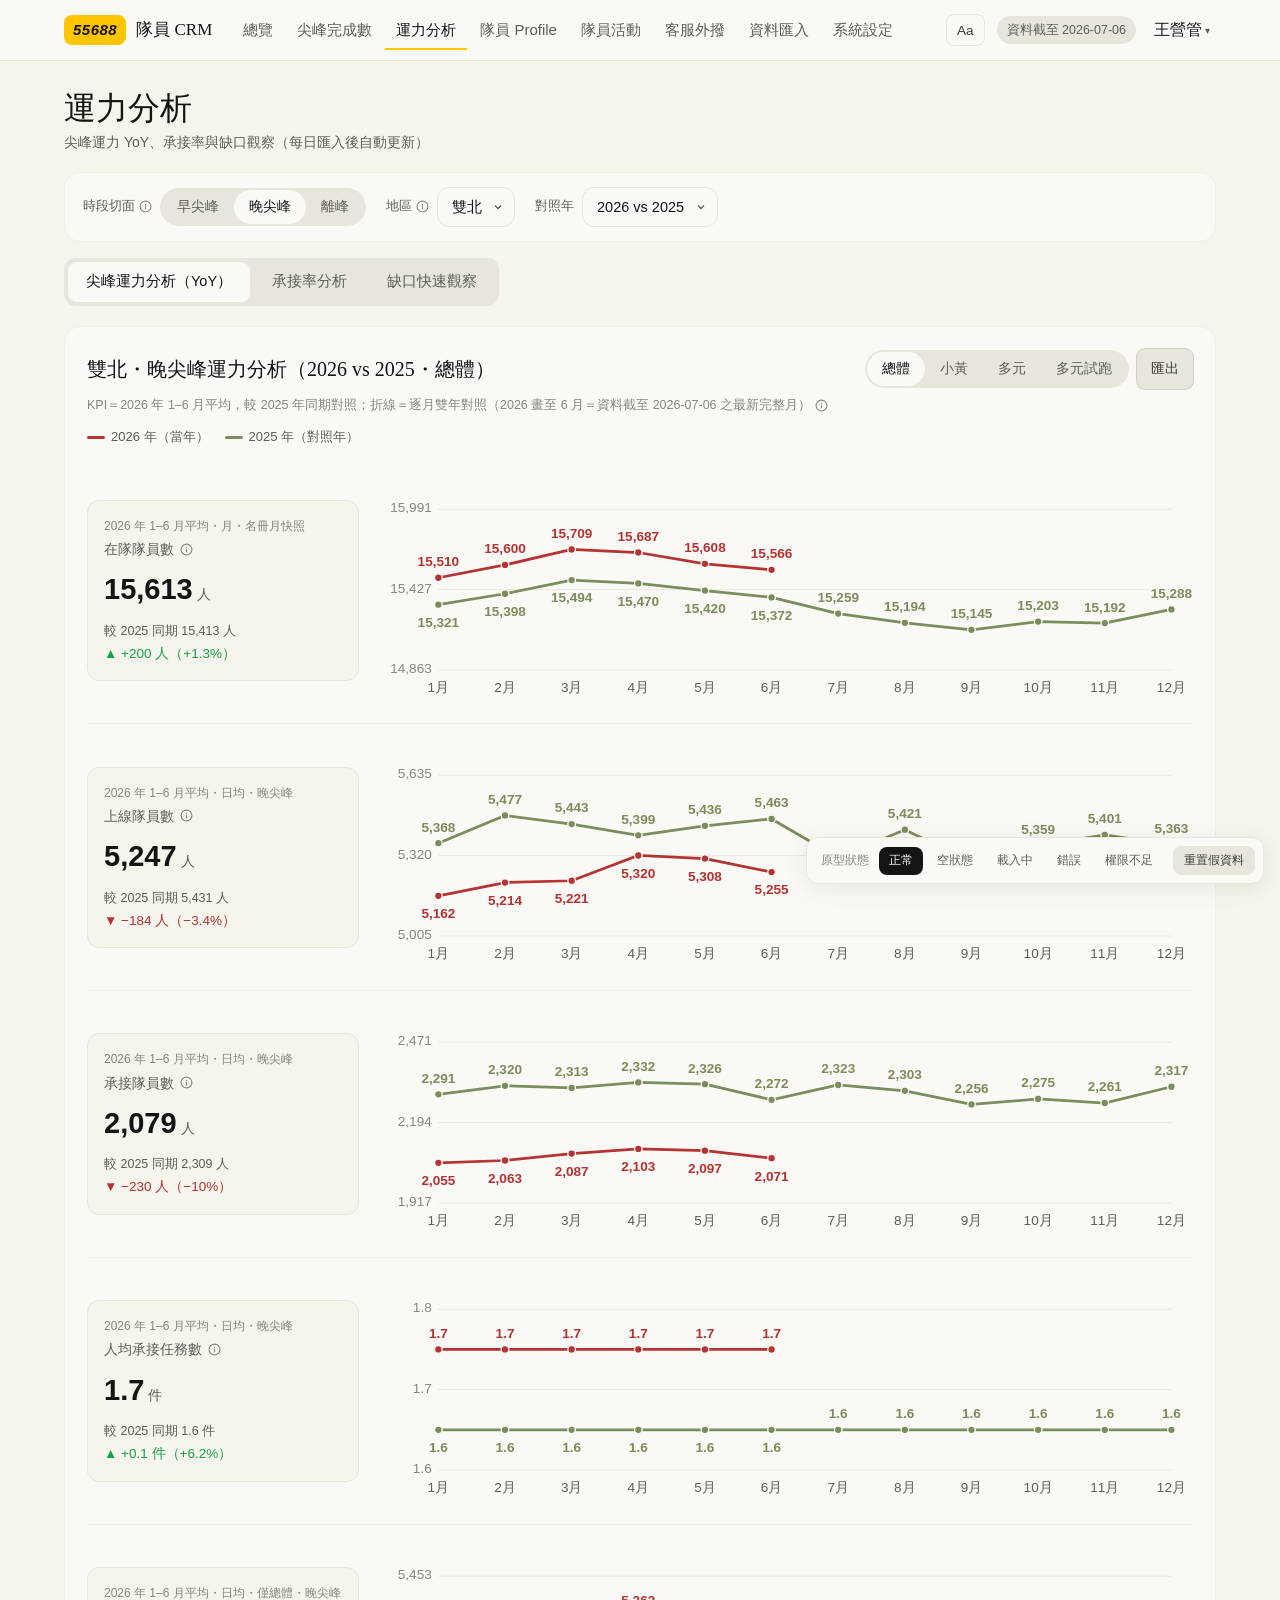
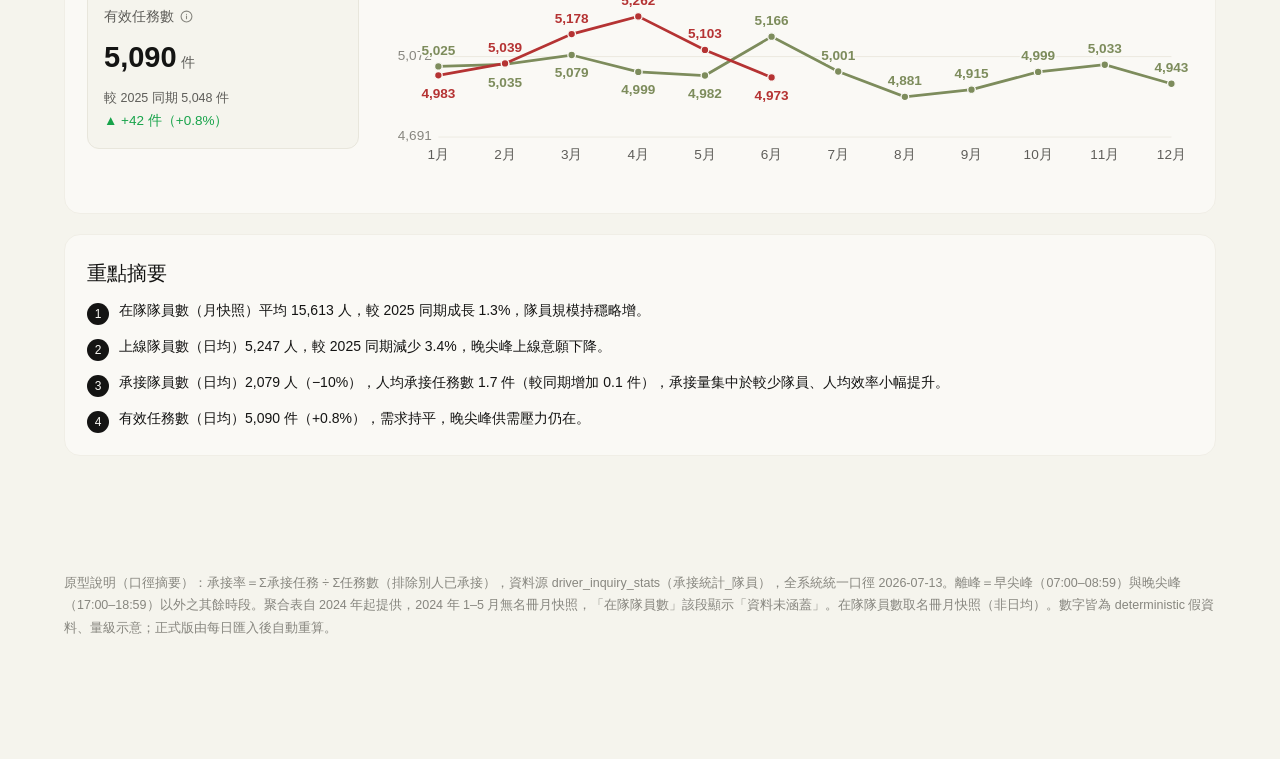
<file: pages/capacity.html>
<!doctype html>
<html lang="zh-Hant">
<head>
<meta charset="utf-8">
<meta name="viewport" content="width=device-width, initial-scale=1">
<title>運力分析｜55688 隊員 CRM</title>
<link rel="icon" href="data:,"><!-- 零依賴：抑制瀏覽器自動請求 /favicon.ico 造成的 404 -->
<link rel="stylesheet" href="../tokens.css?v=44">
<style>
  * { box-sizing: border-box; margin: 0; padding: 0; }
  html { font-size: 16px; }
  body { background: var(--bg); color: var(--fg); font-family: var(--font-body); line-height: var(--leading-body); min-height: 100dvh; }
  a { color: inherit; text-decoration: none; }
  button { font-family: inherit; }
  :focus-visible { outline: none; box-shadow: var(--focus-ring); border-radius: 8px; }

  #crm-nav { position: sticky; top: 0; z-index: 100; background: var(--surface); border-bottom: 1px solid var(--border-soft); }
  .nav-inner { max-width: var(--container-max); margin: 0 auto; padding: 0 var(--container-gutter-desktop); display: flex; align-items: center; gap: 20px; height: 60px; }
  .nav-brand { display: flex; align-items: center; gap: 10px; flex-shrink: 0; }
  .brand-badge { background: var(--brand-55688); color: var(--brand-55688-on); font-weight: 700; font-style: italic; padding: 3px 9px; border-radius: 8px; font-size: 15px; letter-spacing: .5px; }
  .brand-title { font-family: var(--font-display); font-weight: 500; font-size: 17px; }
  .nav-links { display: flex; gap: 2px; overflow-x: auto; flex: 1; }
  .nav-link { padding: 8px 11px; border-radius: 8px; font-size: 15px; color: var(--muted); white-space: nowrap; transition: color var(--motion-fast), background var(--motion-fast); min-height: 36px; display: inline-flex; align-items: center; }
  .nav-link:hover { color: var(--fg); background: var(--surface-warm); }
  .nav-link.active { color: var(--fg); font-weight: 500; box-shadow: inset 0 -2px 0 var(--brand-55688); border-radius: 8px 8px 0 0; }
  .nav-link.pending { opacity: .55; }
  .nav-meta { display: flex; align-items: center; gap: 12px; flex-shrink: 0; }
  .data-chip { font-size: 12.5px; color: var(--muted); background: var(--surface-warm); padding: 4px 10px; border-radius: 9999px; }
  .nav-user { font-size: 14px; color: var(--fg-2); }

  .page { max-width: var(--container-max); margin: 0 auto; padding: 28px var(--container-gutter-desktop) 96px; }
  h1 { font-family: var(--font-display); font-weight: 500; font-size: 32px; line-height: 1.2; }
  .page-sub { color: var(--muted); font-size: 14px; margin-top: 4px; }

  /* 全頁共用篩選列 */
  .filter-bar { display: flex; gap: 20px; align-items: center; flex-wrap: wrap; background: var(--surface); border: 1px solid var(--border); border-radius: 16px; padding: 14px 18px; margin: 18px 0 4px; }
  .fgroup { display: flex; align-items: center; gap: 8px; }
  .flabel { font-size: 13px; color: var(--muted); white-space: nowrap; display: inline-flex; align-items: center; gap: 4px; }

  select {
    appearance: none; background: var(--surface) url('data:image/svg+xml;utf8,<svg xmlns="http://www.w3.org/2000/svg" width="12" height="12" viewBox="0 0 24 24" fill="none" stroke="%235e5d59" stroke-width="2.5"><path d="M6 9l6 6 6-6"/></svg>') no-repeat right 10px center;
    border: 1px solid var(--border-soft); border-radius: 12px; padding: 8px 32px 8px 14px;
    font-size: 14.5px; color: var(--fg); cursor: pointer; min-height: 40px; font-family: inherit;
  }
  select:hover { border-color: #d1cfc5; }
  .btn { display: inline-flex; align-items: center; gap: 6px; border: none; cursor: pointer; border-radius: 8px; font-size: 14px; padding: 8px 14px; min-height: 40px; background: var(--surface-warm); color: var(--fg-2); box-shadow: 0 0 0 1px #d1cfc5; transition: background var(--motion-fast); }
  .btn:hover { background: #e0ddd1; }
  .btn-primary { background: var(--accent); color: var(--accent-on); box-shadow: 0 0 0 1px var(--accent); }
  .btn-primary:hover { background: var(--accent-hover); }

  .seg { display: inline-flex; background: var(--surface-warm); border-radius: 9999px; padding: 2px; flex-wrap: wrap; }
  .seg-btn { border: none; background: transparent; padding: 7px 15px; border-radius: 9999px; font-size: 13.5px; color: var(--muted); cursor: pointer; min-height: 34px; font-family: inherit; }
  .seg-btn[aria-pressed="true"] { background: var(--surface); color: var(--fg); font-weight: 500; box-shadow: 0 0 0 1px var(--border-soft); }

  /* tabs */
  .tabs { display: flex; gap: 4px; background: var(--surface-warm); border-radius: 12px; padding: 4px; width: fit-content; max-width: 100%; overflow-x: auto; margin: 16px 0 20px; }
  .tab { border: none; background: transparent; padding: 9px 18px; border-radius: 9px; font-size: 14.5px; color: var(--muted); cursor: pointer; white-space: nowrap; min-height: 40px; transition: background var(--motion-fast), color var(--motion-fast); }
  .tab[aria-selected="true"] { background: var(--surface); color: var(--fg); font-weight: 500; box-shadow: 0 0 0 1px var(--border-soft); }

  .panel { background: var(--surface); border: 1px solid var(--border); border-radius: 16px; padding: 22px; margin-bottom: 20px; }
  .panel-head { display: flex; align-items: center; justify-content: space-between; gap: 12px; margin-bottom: 6px; flex-wrap: wrap; }
  .panel-title { font-family: var(--font-display); font-weight: 500; font-size: 20px; }
  .panel-note { color: var(--meta); font-size: 12.5px; margin: 4px 0 12px; }
  .filters { display: flex; gap: 8px; align-items: center; flex-wrap: wrap; }

  .chart-wrap { overflow-x: auto; }
  svg text { font-family: var(--font-body); }
  .grid-line { stroke: var(--border-soft); stroke-width: 1; }
  .legend { display: flex; gap: 16px; align-items: center; font-size: 13px; color: var(--muted); flex-wrap: wrap; margin: 4px 0 10px; }
  .legend i { display: inline-block; width: 18px; height: 3px; border-radius: 9999px; margin-right: 6px; vertical-align: middle; }

  .crm-info { position: relative; display: inline-flex; color: var(--meta); cursor: help; vertical-align: middle; }
  .crm-info:hover, .crm-info:focus-visible { color: var(--fg-2); }
  .crm-info-tip { position: absolute; bottom: calc(100% + 8px); left: 50%; transform: translateX(-50%); background: var(--fg); color: var(--surface); font-size: 12px; line-height: 1.5; padding: 8px 12px; border-radius: 8px; width: max-content; max-width: 280px; opacity: 0; pointer-events: none; transition: opacity var(--motion-fast); z-index: 500; text-align: left; }
  .crm-info:hover .crm-info-tip, .crm-info:focus-visible .crm-info-tip { opacity: 1; }
  /* 本頁 override：篩選列 tooltip 改往右下彈＋強制換行（頁首上緣空間不足，向上彈會被視窗裁掉；不動 app.js 全域樣式） */
  .filter-bar .crm-info-tip { bottom: auto; top: calc(100% + 8px); left: 0; transform: none; white-space: normal; width: max-content; max-width: 340px; line-height: 1.5; text-align: left; }

  .delta-pos { color: var(--success); font-weight: 500; }
  .delta-neg { color: var(--danger); font-weight: 500; }
  .delta-zero { color: var(--muted); }

  /* Tab ①：YoY 指標列 */
  .yoy-row { display: grid; grid-template-columns: 272px 1fr; gap: 18px; padding: 18px 0; align-items: center; }
  .yoy-row + .yoy-row, .yoy-hint + .yoy-row { border-top: 1px solid var(--border); }
  .kpi-card { background: var(--bg); border: 1px solid var(--border-soft); border-radius: 12px; padding: 16px; }
  .kc-note { font-size: 12px; color: var(--meta); }
  .kc-name { font-size: 14px; color: var(--muted); margin-top: 2px; display: flex; gap: 6px; align-items: center; flex-wrap: wrap; }
  .kc-value { font-size: 29px; font-weight: 600; font-variant-numeric: tabular-nums; margin-top: 6px; }
  .kc-unit { font-size: 14px; color: var(--muted); font-weight: 400; margin-left: 4px; }
  .kc-cmp { font-size: 12.5px; color: var(--muted); margin-top: 8px; }
  .kc-delta { font-size: 13.5px; margin-top: 2px; font-variant-numeric: tabular-nums; }
  .kc-cov { font-size: 11.5px; color: var(--warn); margin-top: 6px; line-height: 1.5; }
  .badge-warn { font-size: 11px; border-radius: 9999px; padding: 2px 9px; background: rgba(234,179,8,.18); color: var(--warn); white-space: nowrap; }
  .yoy-hint { padding: 14px 2px; color: var(--meta); font-size: 12.5px; border-top: 1px solid var(--border); }

  .sum-list { list-style: none; display: flex; flex-direction: column; gap: 10px; }
  .sum-list li { display: flex; gap: 10px; font-size: 14px; line-height: 1.7; }
  .sum-idx { flex-shrink: 0; width: 22px; height: 22px; border-radius: 50%; background: var(--fg); color: var(--surface); font-size: 12px; display: inline-flex; align-items: center; justify-content: center; margin-top: 4px; }

  /* Tab ②：承接率 */
  .rate-cards { display: grid; grid-template-columns: repeat(3, 1fr); gap: 12px; margin-bottom: 18px; }
  .rate-cards > * { min-width: 0; }
  .rate-card { background: var(--bg); border: 1px solid var(--border-soft); border-radius: 12px; padding: 18px; text-align: center; }
  .rc-head { font-size: 13.5px; color: var(--muted); }
  .rc-val { font-size: 34px; font-weight: 600; margin-top: 4px; font-variant-numeric: tabular-nums; }
  .rc-frac { font-size: 12.5px; color: var(--meta); margin-top: 6px; font-variant-numeric: tabular-nums; }
  .rc-delta { font-size: 12.5px; margin-top: 6px; }
  .rate-bars { display: grid; grid-template-columns: 1fr; gap: 16px; }
  .rate-bars > * { min-width: 0; }
  .rb-box { border: 1px solid var(--border-soft); border-radius: 12px; padding: 14px 16px; background: var(--surface); }  /* 使用者回饋 2026-07-14：圖表寬度對齊版面（滿版）；字級條高由 SVG viewBox 寬度補償維持原視覺大小 */
  .rb-title { font-size: 14.5px; font-weight: 500; margin-bottom: 6px; }

  /* Tab ③：缺口快速觀察 */
  .gap-summary-board {
    display: flex;
    flex-direction: column;
    gap: 16px;
    background: var(--surface-warm);
    border: 1px solid var(--border-soft);
    border-radius: 16px;
    padding: 16px;
    margin-bottom: 24px;
  }
  @media (min-width: 901px) {
    .gap-summary-board {
      display: grid;
      grid-template-columns: 300px 1fr;
      align-items: stretch;
    }
  }

  .gap-insight-primary {
    background: rgba(234, 179, 8, 0.07);
    border: 1px solid rgba(234, 179, 8, 0.25);
    border-left: 5px solid var(--warn);
    border-radius: 12px;
    padding: 16px 20px;
    display: flex;
    flex-direction: column;
    justify-content: center;
  }
  .gap-insight-badge {
    font-size: 12px;
    font-weight: 700;
    color: var(--warn);
    margin-bottom: 6px;
    display: flex;
    align-items: center;
    gap: 4px;
  }
  .gap-insight-title {
    font-size: 16.5px;
    font-weight: 600;
    color: var(--fg);
    line-height: 1.45;
  }
  .gap-insight-desc {
    font-size: 11.5px;
    color: var(--meta);
    margin-top: 4px;
  }

  .gap-summary-details {
    display: grid;
    grid-template-columns: repeat(3, 1fr);
    gap: 12px;
  }
  @media (max-width: 768px) {
    .gap-summary-details {
      grid-template-columns: 1fr;
    }
  }

  .gap-insight-subcard {
    background: var(--surface);
    border: 1px solid var(--border-soft);
    border-radius: 12px;
    padding: 14px 16px;
    display: flex;
    flex-direction: column;
    justify-content: center;
    box-shadow: 0 1px 3px rgba(0, 0, 0, 0.01);
  }
  .gap-insight-subk {
    font-size: 12.5px;
    color: var(--muted);
    display: flex;
    align-items: center;
    gap: 6px;
    margin-bottom: 6px;
  }
  .gap-insight-dot {
    width: 6px;
    height: 6px;
    border-radius: 50%;
    display: inline-block;
  }
  .gap-insight-dot.red { background: var(--danger); }
  .gap-insight-dot.orange { background: var(--warn); }
  .gap-insight-dot.yellow { background: var(--accent); }

  .gap-insight-subv {
    font-size: 14px;
    font-weight: 500;
    color: var(--fg-2);
    line-height: 1.5;
  }
  .gap-insight-subv-hint {
    font-size: 11.5px;
    color: var(--meta);
    font-weight: 400;
  }

  /* 缺口觀察指標卡與折線圖 */
  .gap-metric-row {
    display: grid;
    grid-template-columns: 290px 1fr;
    gap: 24px;
    padding: 24px 0;
    align-items: stretch;
  }
  .gap-metric-row + .gap-metric-row {
    border-top: 1px solid var(--border-soft);
  }
  @media (max-width: 900px) {
    .gap-metric-row {
      grid-template-columns: 1fr;
      gap: 16px;
      padding: 18px 0;
    }
  }

  .gap-metric-card {
    background: var(--bg);
    border: 1px solid var(--border-soft);
    border-radius: 14px;
    padding: 20px;
    display: flex;
    flex-direction: column;
    justify-content: space-between;
    box-shadow: 0 1px 2px rgba(0, 0, 0, 0.01);
  }
  .gap-metric-meta {
    font-size: 12px;
    color: var(--meta);
    margin-bottom: 4px;
  }
  .gap-metric-name {
    font-size: 15px;
    color: var(--fg-2);
    font-weight: 500;
    display: flex;
    align-items: center;
    gap: 6px;
    margin-bottom: 12px;
  }
  .gap-metric-val-group {
    display: flex;
    align-items: baseline;
    justify-content: space-between;
    flex-wrap: wrap;
    gap: 8px;
    margin-bottom: 6px;
  }
  .gap-metric-value {
    font-size: 32px;
    font-weight: 700;
    color: var(--fg);
    font-variant-numeric: tabular-nums;
    font-family: var(--font-display);
  }
  .gap-metric-unit {
    font-size: 15px;
    color: var(--muted);
    font-weight: 400;
    margin-left: 4px;
  }
  .gap-metric-delta {
    font-size: 13px;
    font-variant-numeric: tabular-nums;
  }
  .gap-metric-cmp {
    font-size: 12.5px;
    color: var(--muted);
    margin-bottom: 14px;
  }

  /* 觀察句引言樣式 */
  .gap-metric-obs-box {
    background: var(--surface);
    border-left: 3px solid var(--accent);
    border-radius: 4px 8px 8px 4px;
    padding: 10px 14px;
    font-size: 12.5px;
    color: var(--fg-2);
    line-height: 1.6;
    position: relative;
  }
  .gap-metric-obs-quote {
    font-family: serif;
    font-size: 24px;
    color: var(--border);
    position: absolute;
    top: -4px;
    left: 4px;
    line-height: 1;
    pointer-events: none;
    opacity: 0.5;
  }
  .gap-metric-obs-text {
    display: block;
    padding-left: 4px;
  }

  .gap-metric-chart-wrap {
    overflow-x: auto;
    background: var(--surface);
    border: 1px solid var(--border-soft);
    border-radius: 14px;
    padding: 16px;
    display: flex;
    align-items: center;
    justify-content: center;
    box-shadow: 0 1px 3px rgba(0, 0, 0, 0.01);
  }

  .state-layer { display: none; padding: 72px 24px; text-align: center; }
  .state-layer.show { display: block; }
  .state-icon { font-size: 40px; margin-bottom: 12px; }
  .state-title { font-family: var(--font-display); font-weight: 500; font-size: 20px; }
  .state-desc { color: var(--muted); font-size: 14px; margin-top: 6px; }
  #st-error .btn { margin-top: 18px; }
  .skeleton { border-radius: 12px; background: linear-gradient(90deg, var(--surface-warm) 25%, #f0eee4 50%, var(--surface-warm) 75%); background-size: 200% 100%; animation: shim 1.4s infinite; }
  @keyframes shim { 0% { background-position: 200% 0; } 100% { background-position: -200% 0; } }
  @media (prefers-reduced-motion: reduce) { .skeleton { animation: none; } * { transition-duration: 0ms !important; } }

  footer.proto-note { max-width: var(--container-max); margin: 0 auto; padding: 0 24px 120px; color: var(--meta); font-size: 12.5px; line-height: 1.8; }

  @media (max-width: 900px) {
    .panel { padding: 16px; }
    .yoy-row { grid-template-columns: 1fr; }
    .rate-bars { grid-template-columns: 1fr; }
  }
  @media (max-width: 760px) { .rate-cards { grid-template-columns: 1fr; } }
  @media (max-width: 700px) {
    .filter-bar { gap: 12px; }
    .fgroup { width: 100%; }
    .fgroup select { flex: 1 1 auto; min-width: 0; }
  }
</style>
</head>
<body>

<nav id="crm-nav" aria-label="全站導覽"></nav>

<main class="page">
  <h1>運力分析</h1>
  <div class="page-sub">尖峰運力 YoY、承接率與缺口觀察（每日匯入後自動更新）</div>

  <!-- 全頁共用篩選列：改變即重算三個分頁全部視圖 -->
  <div class="filter-bar" role="group" aria-label="全頁共用篩選">
    <div class="fgroup">
      <span class="flabel">時段切面 <span id="peak-info"></span></span>
      <div class="seg" id="f-peak-seg" role="group" aria-label="選擇時段切面">
        <button type="button" class="seg-btn" data-peak="am" aria-pressed="false">早尖峰</button>
        <button type="button" class="seg-btn" data-peak="pm" aria-pressed="true">晚尖峰</button>
        <button type="button" class="seg-btn" data-peak="off" aria-pressed="false">離峰</button>
      </div>
    </div>
    <div class="fgroup">
      <span class="flabel">地區 <span id="region-info"></span></span>
      <select id="f-region" aria-label="選擇地區"></select>
    </div>
    <div class="fgroup">
      <span class="flabel">對照年</span>
      <select id="f-cmp" aria-label="選擇對照年">
        <option value="2026|2025" selected>2026 vs 2025</option>
        <option value="2026|2024">2026 vs 2024</option>
        <option value="2025|2024">2025 vs 2024</option>
      </select>
    </div>
  </div>

  <div class="tabs" role="tablist" aria-label="運力分析報表切換">
    <button class="tab" role="tab" id="tab-1" aria-selected="true" data-tab="yoy" type="button">尖峰運力分析（YoY）</button>
    <button class="tab" role="tab" id="tab-2" aria-selected="false" data-tab="rate" type="button">承接率分析</button>
    <button class="tab" role="tab" id="tab-3" aria-selected="false" data-tab="gap" type="button">缺口快速觀察</button>
  </div>

  <div id="content-normal">

    <!-- ① 尖峰運力分析（YoY）：五指標 KPI 卡＋逐月雙折線（REQ-CPA-002/003） -->
    <section id="pane-yoy" role="tabpanel" aria-labelledby="tab-1">
      <div class="panel">
        <div class="panel-head">
          <div class="panel-title" id="yoy-title"></div>
          <div class="filters">
            <div class="seg" id="f-id-seg" role="group" aria-label="選擇身份別切面">
              <button type="button" class="seg-btn" data-id="總體" aria-pressed="true">總體</button>
              <button type="button" class="seg-btn" data-id="小黃" aria-pressed="false">小黃</button>
              <button type="button" class="seg-btn" data-id="多元" aria-pressed="false">多元</button>
              <button type="button" class="seg-btn" data-id="多元試跑" aria-pressed="false">多元試跑</button>
            </div>
            <button class="btn" id="btn-export-yoy" type="button" title="需 report.export 權限（REQ-GEN-006）">匯出</button>
          </div>
        </div>
        <div class="panel-note" id="yoy-note"></div>
        <div class="legend" id="yoy-legend"></div>
        <div id="yoy-rows"></div>
      </div>
      <div class="panel">
        <div class="panel-title" style="margin-bottom:10px">重點摘要</div>
        <ul class="sum-list" id="yoy-summary"></ul>
      </div>
    </section>

    <!-- ② 承接率分析（REQ-CPA-004） -->
    <section id="pane-rate" role="tabpanel" aria-labelledby="tab-2" hidden>
      <div class="panel">
        <div class="panel-head">
          <div class="panel-title" id="rate-title"></div>
          <button class="btn" id="btn-export-rate" type="button" title="需 report.export 權限（REQ-GEN-006）">匯出</button>
        </div>
        <div class="panel-note" id="rate-note"></div>
        <div class="rate-cards" id="rate-cards"></div>
        <div class="rate-bars" id="rate-bars"></div>
        <div class="panel-note" style="margin:12px 0 0" id="rate-foot"></div>
      </div>
    </section>

    <!-- ③ 缺口快速觀察（REQ-CPA-005/006） -->
    <section id="pane-gap" role="tabpanel" aria-labelledby="tab-3" hidden>
      <div class="panel">
        <div class="panel-head">
          <div class="panel-title" id="gap-title"></div>
          <button class="btn" id="btn-export-gap" type="button" title="需 report.export 權限（REQ-GEN-006）">匯出</button>
        </div>
        <div class="panel-note" id="gap-note"></div>
        
        <!-- 決策摘要看板：整合快速關注與三項指標判讀 -->
        <div class="gap-summary-board">
          <div id="gap-kpis"></div>
          <div id="gap-quick" class="gap-summary-details"></div>
        </div>

        <div class="legend" id="gap-legend"></div>
        <div id="gap-rows"></div>
      </div>
    </section>

  </div>

  <!-- 異常狀態層（原型狀態列六態切換） -->
  <div class="state-layer" id="st-empty">
    <div class="state-icon" aria-hidden="true">🗂️</div>
    <div class="state-title">尚無資料</div>
    <div class="state-desc">此期間還沒有匯入任務／上線／名冊資料，請先到「資料匯入」上傳檔案。</div>
    <div style="margin-top:16px"><a class="btn btn-primary" href="import.html">前往資料匯入</a></div>
  </div>
  <div class="state-layer" id="st-loading" aria-label="載入中">
    <div style="display:grid;gap:12px;max-width:960px;margin:0 auto">
      <div class="skeleton" style="height:280px"></div>
      <div class="skeleton" style="height:220px"></div>
    </div>
  </div>
  <div class="state-layer" id="st-error">
    <div class="state-icon" aria-hidden="true">⚠️</div>
    <div class="state-title">資料載入失敗</div>
    <div class="state-desc">連線發生問題（HTTP 500），請稍後再試。</div>
    <button class="btn" type="button" id="btn-retry-error">重試</button>
  </div>
  <div class="state-layer" id="st-forbidden">
    <div class="state-icon" aria-hidden="true">🔒</div>
    <div class="state-title">無權限檢視此頁</div>
    <div class="state-desc">你的帳號缺少 <strong>capacity.view</strong> 權限，需要存取請聯絡系統管理員。</div>
  </div>
</main>

<footer class="proto-note">
  原型說明（口徑摘要）：承接率＝Σ承接任務 ÷ Σ任務數（排除別人已承接），資料源 driver_inquiry_stats（承接統計_隊員），全系統統一口徑 2026-07-13。離峰＝早尖峰（07:00–08:59）與晚尖峰（17:00–18:59）以外之其餘時段。聚合表自 2024 年起提供，2024 年 1–5 月無名冊月快照，「在隊隊員數」該段顯示「資料未涵蓋」。在隊隊員數取名冊月快照（非日均）。數字皆為 deterministic 假資料、量級示意；正式版由每日匯入後自動重算。
</footer>

<script src="../app.js?v=46"></script>
<script>
(function () {
  'use strict';
  var DB = CRM.load();
  CRM.mountNav('capacity', DB.meta.dataAsOf);

  /* ── deterministic 假資料工具（禁 Math.random/Date.now；一律 sin-hash，時間基準取 DB.meta.dataAsOf） ── */
  function rnd(s, k) { var x = Math.sin(s * 12.9898 + (k || 1) * 78.233) * 43758.5453; return x - Math.floor(x); }
  function seedOf(str) { var s = 0; str = String(str); for (var i = 0; i < str.length; i++) s = (s * 31 + str.charCodeAt(i)) % 1000003; return s; }
  var AS_OF = DB.meta.dataAsOf;                                    // 2026-07-06
  var LATEST_FULL = Math.max(1, Number(AS_OF.slice(5, 7)) - 1);    // 最新完整月＝6
  function lastFullOf(year) { return year === 2026 ? LATEST_FULL : 12; }
  function fmtDec(v, d) {
    if (v === null || v === undefined) return '–';
    return Number(v).toLocaleString('zh-TW', { minimumFractionDigits: d || 0, maximumFractionDigits: d || 0 });
  }

  /* ═══════════════ 假資料產生器（量級參考主管簡報 PPT） ═══════════════ */
  var ID_LIST = ['小黃', '多元', '多元試跑'];
  var PEAK_LABEL = { am: '早尖峰', pm: '晚尖峰', off: '離峰' };
  var PEAK_DEF = '早尖峰 07:00–08:59；晚尖峰 17:00–18:59；離峰＝其餘時段';

  /* 2026 年（雙北）基準值 */
  var ROSTER_BASE = { '小黃': 8115, '多元': 3549, '多元試跑': 3861 };   // 在隊（名冊月快照，不分時段）
  var ONLINE_BASE = {
    am:  { '小黃': 2435, '多元': 989,  '多元試跑': 893 },
    pm:  { '小黃': 2739, '多元': 1244, '多元試跑': 1232 },
    off: { '小黃': 4382, '多元': 1990, '多元試跑': 1971 }               // 離峰上線約尖峰 1.6 倍
  };
  var ACCEPT_BASE = {
    am:  { '小黃': 1304, '多元': 502, '多元試跑': 175 },
    pm:  { '小黃': 1210, '多元': 605, '多元試跑': 261 },
    off: { '小黃': 1392, '多元': 696, '多元試跑': 300 }
  };
  var PERCAP_BASE = {   // 人均承接任務數（日均）＝Σ承接÷承接隊員數；2026 值，每往前一年 −0.1
    am:  { '小黃': 1.9, '多元': 1.8,  '多元試跑': 1.4 },
    pm:  { '小黃': 1.8, '多元': 1.7,  '多元試跑': 1.3 },
    off: { '小黃': 1.2, '多元': 1.15, '多元試跑': 0.9 }
  };
  var VALID_BASE = { am: 4230, pm: 5080, off: 18300 };  // 有效任務數（日均，僅總體）

  /* YoY 鏈（[2026 對 2025 增減率, 2025 對 2024 增減率]；方向照 PPT 重點摘要：
     多元試跑在隊 +26%／上線 +10%／承接 −15%；小黃全面下滑 −6%~−13%；多元小幅下滑 */
  var YO = {
    roster:   { '小黃': [-0.06, -0.05], '多元': [-0.02, 0.02],  '多元試跑': [0.26, 0.35] },
    online:   { '小黃': [-0.09, -0.05], '多元': [-0.04, -0.01], '多元試跑': [0.10, 0.20] },
    accepted: { '小黃': [-0.10, -0.07], '多元': [-0.06, -0.03], '多元試跑': [-0.15, 0.05] }
  };
  var YO_VALID = [0.002, 0.015];
  function chainF(pair, year) {
    if (year === 2026) return 1;
    if (year === 2025) return 1 / (1 + pair[0]);
    return 1 / ((1 + pair[0]) * (1 + pair[1]));
  }
  function perCapOf(peak, id, year) { return Math.max(0.5, PERCAP_BASE[peak][id] - (2026 - year) * 0.1); }

  /* 地區倍率：雙北＝1、全台≈2.2 倍；其餘依 fleetDict region 動態，未列表者給小額 deterministic 倍率 */
  var REGION_F = { '雙北': 1, '全台': 2.2, '桃園': 0.18, '宜蘭': 0.045, '台中': 0.34, '台南': 0.17, '高雄': 0.29 };
  function regionF(r) {
    if (REGION_F[r] !== undefined) return REGION_F[r];
    return 0.05 + rnd(seedOf('rgf|' + r), 3) * 0.1;
  }

  /* 資料涵蓋：2026 只到最新完整月；在隊之 2024 年 1–5 月無名冊月快照（聚合表自 2024 起） */
  function coveredRoster(y, m) { return !(y === 2024 && m <= 5); }

  /* makeSeries(時段, 身份別, 地區, 年) → 12 個月的五指標值（未涵蓋月為 null） */
  function makeSeries(peak, identity, region, year) {
    var rf = regionF(region);
    var ids = identity === '總體' ? ID_LIST : [identity];
    var out = { roster: [], online: [], accepted: [], perCap: [], valid: identity === '總體' ? [] : null };
    for (var m = 1; m <= 12; m++) {
      if (m > lastFullOf(year)) {
        out.roster.push(null); out.online.push(null); out.accepted.push(null); out.perCap.push(null);
        if (out.valid) out.valid.push(null);
        continue;
      }
      var roster = 0, online = 0, accepted = 0, accTasks = 0;
      var hasRoster = coveredRoster(year, m);
      ids.forEach(function (id) {
        var s = seedOf(peak + '|' + id + '|' + region + '|' + year);
        function wig(k, amp) { return 1 + Math.sin((m - 1) / 11 * 6.283) * 0.01 + (rnd(s, m * 7 + k) - 0.5) * amp; }
        if (hasRoster) roster += ROSTER_BASE[id] * chainF(YO.roster[id], year) * rf * wig(1, 0.008);
        var on = ONLINE_BASE[peak][id] * chainF(YO.online[id], year) * rf * wig(2, 0.05);
        var ac = ACCEPT_BASE[peak][id] * chainF(YO.accepted[id], year) * rf * wig(3, 0.05);
        ac = Math.min(ac, on * 0.95);
        online += on; accepted += ac;
        accTasks += ac * perCapOf(peak, id, year) * wig(4, 0.04);
      });
      out.roster.push(hasRoster ? Math.round(roster) : null);
      out.online.push(Math.round(online));
      out.accepted.push(Math.round(accepted));
      out.perCap.push(Math.round(accTasks / accepted * 10) / 10);
      if (out.valid) {
        var sv = seedOf('valid|' + peak + '|' + region + '|' + year);
        out.valid.push(Math.round(VALID_BASE[peak] * chainF(YO_VALID, year) * rf *
          (1 + Math.sin((m - 1) / 11 * 6.283) * 0.015 + (rnd(sv, m) - 0.5) * 0.06)));
      }
    }
    return out;
  }

  /* 星期版 makeWeekday(指標, 時段, 地區, 年) → 7 點（星期日～星期六之星期平均） */
  var WD_NAMES = ['星期日', '星期一', '星期二', '星期三', '星期四', '星期五', '星期六'];
  var WD_SHORT = ['週日', '週一', '週二', '週三', '週四', '週五', '週六'];
  var WD_SHAPE = {
    online:   [0.82, 1.03, 1.05, 1.06, 1.05, 1.03, 0.92],
    accepted: [0.80, 1.03, 1.06, 1.08, 1.05, 1.02, 0.90],
    valid:    [0.80, 0.90, 0.94, 1.00, 1.05, 1.28, 1.13]
  };
  function annualMeanTotal(metric, peak, region, year) {
    var arr = makeSeries(peak, '總體', region, year)[metric];
    var s = 0, n = 0;
    for (var i = 0; i < lastFullOf(year); i++) { if (arr[i] !== null) { s += arr[i]; n++; } }
    return n ? s / n : 0;
  }
  function makeWeekday(metric, peak, region, year) {
    var mean = annualMeanTotal(metric, peak, region, year);
    var s = seedOf('wk|' + metric + '|' + peak + '|' + region + '|' + year);
    return WD_SHAPE[metric].map(function (f, wd) {
      var v = mean * f * (1 + (rnd(s, wd + 1) - 0.5) * 0.03);
      if (year === 2026 && metric !== 'valid' && (wd === 5 || wd === 6)) v *= 0.955;  // 週五六供給缺口較大
      if (year === 2026 && metric === 'valid' && wd === 4) v *= 1.05;                 // 週四為 2026 新增壓力日
      return Math.round(v * 100) / 100;
    });
  }

  /* 承接率（％，統一口徑）：年 × 時段 × 身份別；地區另加 deterministic 微調 */
  var RATE = {
    2026: { am: { '小黃': 53.6, '多元': 50.8, '多元試跑': 19.6 }, pm: { '小黃': 44.2, '多元': 48.6, '多元試跑': 21.2 }, off: { '小黃': 31.5, '多元': 29.8, '多元試跑': 13.6 } },
    2025: { am: { '小黃': 55.7, '多元': 51.7, '多元試跑': 18.4 }, pm: { '小黃': 45.8, '多元': 49.3, '多元試跑': 20.4 }, off: { '小黃': 32.7, '多元': 30.3, '多元試跑': 13.2 } },
    2024: { am: { '小黃': 57.1, '多元': 52.2, '多元試跑': 15.9 }, pm: { '小黃': 46.8, '多元': 49.6, '多元試跑': 18.5 }, off: { '小黃': 33.9, '多元': 30.6, '多元試跑': 11.7 } }
  };
  function rateOf(year, peak, id, region) {
    var base = RATE[year][peak][id];
    var off = region === '雙北' ? 0 : (region === '全台' ? -0.8 : (rnd(seedOf('rr|' + region + '|' + id), 2) - 0.5) * 3);
    return Math.round((base + off) * 10) / 10;
  }

  /* ═══════════════ 全頁共用篩選 ═══════════════ */
  var F = { peak: 'pm', region: '雙北', identity: '總體' };

  /* 地區選項：雙北＋全台＋由 DB.fleetDict 的 region 動態產生（台北歸入雙北；常用五區排前） */
  (function initRegionOptions() {
    var found = [];
    (DB.fleetDict || []).forEach(function (f) {
      if (f.region && f.region !== '台北' && found.indexOf(f.region) < 0) found.push(f.region);
    });
    var priority = ['桃園', '宜蘭', '台中', '台南', '高雄'];
    var ordered = ['雙北', '全台'];
    priority.forEach(function (r) { if (found.indexOf(r) >= 0) ordered.push(r); });
    found.forEach(function (r) { if (ordered.indexOf(r) < 0) ordered.push(r); });
    document.getElementById('f-region').innerHTML = ordered.map(function (r) {
      return '<option value="' + r + '"' + (r === '雙北' ? ' selected' : '') + '>' + r + '</option>';
    }).join('');
  })();
  document.getElementById('region-info').innerHTML =
    CRM.infoIcon('雙北＝車隊地區「台北」之全部車隊（車隊對照表 fleet_dictionary，可於系統設定檢視）；全台＝所有地區加總；其餘選項由車隊對照表 region 動態產生');
  document.getElementById('peak-info').innerHTML = CRM.infoIcon(PEAK_DEF);

  function pairYears() {
    var p = document.getElementById('f-cmp').value.split('|');
    return { cur: Number(p[0]), cmp: Number(p[1]) };
  }

  /* ═══════════════ 共用：雙年折線 SVG（當年紅線、對照年綠線，每點標數值） ═══════════════ */
  var CUR_COLOR = 'var(--chart-5)', CMP_COLOR = 'var(--chart-3)';
  function dualLineChart(opt) {
    // opt: { labels, curYear, cmpYear, curVals, cmpVals, dec, svgTitle, uncovered:[[s,e]] }
    var labels = opt.labels, n = labels.length, dec = opt.dec || 0;
    var W = Math.max(720, n * 82), H = 268;
    var padL = 74, padR = 26, padT = 40, padB = 34;
    /* 字級/線粗補償：viewBox 越寬、渲染時縮得越小——僅放大文字與線條，圖框 W/H/邊距不變（使用者拍板 2026-07-13：數字與線放大、圖表高寬不變） */
    var k = Math.max(1, W / 720);
    var fTxt = (12 * k).toFixed(1), fNote = (13 * k).toFixed(1);
    var lw = (2.4 * k).toFixed(1), dr = (3.4 * k).toFixed(1), ds = (1.2 * k).toFixed(1), ts = (3 * k).toFixed(1);
    var oUp = Math.round(10 * k), oDn = Math.round(20 * k), axY = Math.round(20 * k);
    var innerW = W - padL - padR, innerH = H - padT - padB;
    var all = [];
    opt.curVals.concat(opt.cmpVals).forEach(function (v) { if (v !== null && v !== undefined) all.push(v); });
    if (!all.length) all = [0, 1];
    var hi = Math.max.apply(null, all), lo = Math.min.apply(null, all);
    var span = hi - lo; if (span <= 0) span = (hi || 1) * 0.05;
    var top = hi + span * 0.5, bot = Math.max(0, lo - span * 0.5);
    var xOf = function (i) { return n > 1 ? padL + innerW * i / (n - 1) : padL + innerW / 2; };
    var yOf = function (v) { return padT + innerH - (v - bot) / (top - bot) * innerH; };
    var svg = '<svg role="img" viewBox="0 0 ' + W + ' ' + H + '" width="100%" style="min-width:' + Math.min(760, W) + 'px" aria-label="' + opt.svgTitle + '">' +
      '<title>' + opt.svgTitle + '</title>';
    for (var g = 0; g <= 2; g++) {
      var gv = bot + (top - bot) * g / 2, gy = yOf(gv);
      svg += '<line class="grid-line" x1="' + padL + '" y1="' + gy + '" x2="' + (W - padR) + '" y2="' + gy + '"/>';
      svg += '<text x="' + (padL - 8) + '" y="' + (gy + 4) + '" text-anchor="end" font-size="' + fTxt + '" fill="var(--meta)">' + fmtDec(gv, dec) + '</text>';
    }
    /* 資料未涵蓋區（對照年名冊月快照缺漏，比照 REQ-ACT-007 警示樣式精神） */
    (opt.uncovered || []).forEach(function (run) {
      var half = n > 1 ? innerW / (n - 1) / 2.4 : 20;
      var x1 = Math.max(padL, xOf(run[0]) - half);
      var x2 = Math.min(W - padR, xOf(run[1]) + half);
      svg += '<rect x="' + x1 + '" y="' + padT + '" width="' + (x2 - x1) + '" height="' + innerH + '" fill="var(--surface-warm)" opacity="0.55"/>';
      svg += '<text x="' + ((x1 + x2) / 2) + '" y="' + (padT + innerH / 2) + '" text-anchor="middle" font-size="' + fNote + '" fill="var(--meta)">資料未涵蓋</text>';
    });
    /* 標籤定位：同一 x 逐點比較兩線值——較高者標籤放點上方（y−10）、較低者放點下方（y+20），
       避免兩線垂直距離近時壓字壓線；僅單線有值（斷線段）或兩值相等時，當年在上、對照年在下 */
    function labelAbove(isCur, i) {
      var v = isCur ? opt.curVals[i] : opt.cmpVals[i];
      var o = isCur ? opt.cmpVals[i] : opt.curVals[i];
      if (o === null || o === undefined) return true;
      if (v === o) return isCur;
      return v > o;
    }
    function drawSeries(vals, color, year, isCur) {
      var run = [], runs = [];
      vals.forEach(function (v, i) {
        if (v === null || v === undefined) { if (run.length) { runs.push(run); run = []; } return; }
        run.push([xOf(i), yOf(v), i, v]);
      });
      if (run.length) runs.push(run);
      runs.forEach(function (r) {
        if (r.length > 1) {
          svg += '<polyline points="' + r.map(function (p) { return p[0] + ',' + p[1]; }).join(' ') + '" fill="none" stroke="' + color + '" stroke-width="' + lw + '" stroke-linecap="round"/>';
        }
        r.forEach(function (p) {
          var txt = fmtDec(p[3], dec);
          var above = labelAbove(isCur, p[2]);
          svg += '<circle cx="' + p[0] + '" cy="' + p[1] + '" r="' + dr + '" fill="' + color + '" stroke="var(--surface)" stroke-width="' + ds + '"><title>' + labels[p[2]] + '・' + year + ' 年：' + txt + '</title></circle>';
          /* paint-order:stroke＝文字襯底色描邊，陡升段折線擦過標籤時數字仍清晰 */
          svg += '<text x="' + p[0] + '" y="' + (above ? p[1] - oUp : p[1] + oDn) + '" text-anchor="middle" font-size="' + fTxt + '" font-weight="600" fill="' + color + '" stroke="var(--surface)" stroke-width="' + ts + '" paint-order="stroke">' + txt + '</text>';
        });
      });
    }
    drawSeries(opt.cmpVals, CMP_COLOR, opt.cmpYear, false);
    drawSeries(opt.curVals, CUR_COLOR, opt.curYear, true);
    labels.forEach(function (lb, i) {
      svg += '<text x="' + xOf(i) + '" y="' + (H - padB + axY) + '" text-anchor="middle" font-size="' + fTxt + '" fill="var(--muted)">' + lb + '</text>';
    });
    svg += '</svg>';
    return svg;
  }
  var MONTH_LABELS = [];
  for (var mi = 1; mi <= 12; mi++) MONTH_LABELS.push(mi + '月');

  function legendHtml(curY, cmpY) {
    return '<span><i style="background:' + CUR_COLOR + '"></i>' + curY + ' 年（當年）</span>' +
      '<span><i style="background:' + CMP_COLOR + '"></i>' + cmpY + ' 年（對照年）</span>';
  }

  /* KPI 計算：當年 1 月～最新完整月平均 vs 對照年同期（皆跳過未涵蓋月） */
  function kpiCalc(curArr, cmpArr, lastFull, dec) {
    function avg(a) {
      var s = 0, n = 0;
      for (var i = 0; i < lastFull; i++) { if (a[i] !== null && a[i] !== undefined) { s += a[i]; n++; } }
      return n ? s / n : null;
    }
    function rd(v) { return v === null ? null : (dec === 1 ? Math.round(v * 10) / 10 : Math.round(v)); }
    var c = rd(avg(curArr)), p = rd(avg(cmpArr));
    var diff = (c === null || p === null) ? null : (dec === 1 ? Math.round((c - p) * 10) / 10 : c - p);
    var pct = (diff === null || !p) ? null : Math.round((c - p) / p * 1000) / 10;
    return { cur: c, cmp: p, diff: diff, pct: pct };
  }
  function deltaHtml(k, unit, dec) {
    if (k.diff === null) return '<span class="delta-zero">—</span>';
    var cls = k.diff > 0 ? 'delta-pos' : (k.diff < 0 ? 'delta-neg' : 'delta-zero');
    var arrow = k.diff > 0 ? '▲' : (k.diff < 0 ? '▼' : '—');
    var sign = k.diff > 0 ? '+' : (k.diff < 0 ? '−' : '±');
    var psign = k.pct > 0 ? '+' : (k.pct < 0 ? '−' : '±');
    return '<span class="' + cls + '">' + arrow + ' ' + sign + fmtDec(Math.abs(k.diff), dec) + ' ' + unit +
      '（' + psign + Math.abs(k.pct) + '%）</span>';
  }

  /* ═══════════════ ① 尖峰運力分析（YoY） ═══════════════ */
  var YOY_METRICS = [
    { key: 'roster',   name: '在隊隊員數',     unit: '人', note: '月・名冊月快照', dec: 0,
      info: '在隊隊員數取每月名冊月快照（月底在隊之正式隊員數），為月值、非日均；不隨時段切面變動。' },
    { key: 'online',   name: '上線隊員數',     unit: '人', note: '日均', dec: 0,
      info: '該月內每日於所選時段有上線之隊員數平均（日均）。' },
    { key: 'accepted', name: '承接隊員數',     unit: '人', note: '日均', dec: 0,
      info: '該月內每日於所選時段有承接任務之隊員數平均（日均）。' },
    { key: 'perCap',   name: '人均承接任務數', unit: '件', note: '日均', dec: 1,
      info: '人均承接任務數（日均）＝Σ承接任務 ÷ 承接隊員數，一位小數。' },
    { key: 'valid',    name: '有效任務數',     unit: '件', note: '日均・僅總體', dec: 0,
      info: '該月內每日於所選時段之有效任務數平均（日均）；資料集無身份別維度，僅總體切面提供。' }
  ];

  function renderYoy() {
    var yrs = pairYears(), cur = yrs.cur, cmp = yrs.cmp;
    var region = F.region, peak = F.peak, idn = F.identity;
    var lastFull = lastFullOf(cur);
    var sCur = makeSeries(peak, idn, region, cur);
    var sCmp = makeSeries(peak, idn, region, cmp);

    document.getElementById('yoy-title').textContent =
      region + '・' + PEAK_LABEL[peak] + '運力分析（' + cur + ' vs ' + cmp + '・' + idn + '）';
    document.getElementById('yoy-note').innerHTML =
      'KPI＝' + cur + ' 年 1–' + lastFull + ' 月平均，較 ' + cmp + ' 年同期對照；折線＝逐月雙年對照' +
      (cur === 2026 ? '（2026 畫至 6 月＝資料截至 ' + AS_OF + ' 之最新完整月）' : '') + ' ' +
      CRM.infoIcon(PEAK_DEF + '。在隊隊員數為名冊月快照；其餘指標為所選時段之日均。');
    document.getElementById('yoy-legend').innerHTML = legendHtml(cur, cmp);

    var html = '';
    var kpis = {};
    YOY_METRICS.forEach(function (mt) {
      if (mt.key === 'valid' && idn !== '總體') {
        html += '<div class="yoy-hint">有效任務數僅總體切面（資料集無身份別維度），「' + idn + '」切面此列隱藏。</div>';
        return;
      }
      var cv = sCur[mt.key], pv = sCmp[mt.key];
      var k = kpiCalc(cv, pv, lastFull, mt.dec);
      kpis[mt.key] = k;
      var uncovered = [], covNote = '', badge = '';
      if (mt.key === 'roster' && cmp === 2024) {
        uncovered = [[0, 4]];
        badge = ' <span class="badge-warn">資料未涵蓋</span>';
        covNote = '<div class="kc-cov">對照年 2024 年 1–5 月無名冊月快照，同期平均以 6 月起計。</div>';
      }
      var noteTxt = cur + ' 年 1–' + lastFull + ' 月平均・' + (mt.key === 'roster' ? mt.note : mt.note + '・' + PEAK_LABEL[peak]);
      html += '<div class="yoy-row">' +
        '<div class="kpi-card">' +
          '<div class="kc-note">' + noteTxt + '</div>' +
          '<div class="kc-name">' + mt.name + ' ' + CRM.infoIcon(mt.info) + badge + '</div>' +
          '<div class="kc-value">' + fmtDec(k.cur, mt.dec) + '<span class="kc-unit">' + mt.unit + '</span></div>' +
          '<div class="kc-cmp">較 ' + cmp + ' 同期 ' + fmtDec(k.cmp, mt.dec) + ' ' + mt.unit + '</div>' +
          '<div class="kc-delta">' + deltaHtml(k, mt.unit, mt.dec) + '</div>' +
          covNote +
        '</div>' +
        '<div class="chart-wrap">' + dualLineChart({
          labels: MONTH_LABELS, curYear: cur, cmpYear: cmp,
          curVals: cv, cmpVals: pv, dec: mt.dec,
          svgTitle: mt.name + '（' + idn + '・' + region + '・' + PEAK_LABEL[peak] + '）' + cur + ' 年與 ' + cmp + ' 年逐月對照折線圖',
          uncovered: uncovered
        }) + '</div>' +
      '</div>';
    });
    document.getElementById('yoy-rows').innerHTML = html;

    /* 重點摘要：依當前資料自動產生，數字與上方卡片一致 */
    var items = [];
    var pk = PEAK_LABEL[peak];
    function absPct(k) { return Math.abs(k.pct); }
    var r = kpis.roster;
    items.push('在隊隊員數（月快照）平均 ' + fmtDec(r.cur, 0) + ' 人，較 ' + cmp + ' 同期' +
      (r.diff >= 0 ? '成長 ' : '減少 ') + absPct(r) + '%，隊員規模' + (r.diff >= 0 ? '持穩略增' : '縮減') + '。');
    var o = kpis.online;
    items.push('上線隊員數（日均）' + fmtDec(o.cur, 0) + ' 人，較 ' + cmp + ' 同期' +
      (o.diff >= 0 ? '增加 ' : '減少 ') + absPct(o) + '%' +
      (o.diff < 0 ? '，' + pk + '上線意願下降' : '，' + pk + '供給回升') + '。');
    var a = kpis.accepted, p = kpis.perCap;
    items.push('承接隊員數（日均）' + fmtDec(a.cur, 0) + ' 人（' + (a.pct >= 0 ? '+' : '−') + absPct(a) + '%），人均承接任務數 ' +
      fmtDec(p.cur, 1) + ' 件（較同期' + (p.diff >= 0 ? '增加 ' : '減少 ') + fmtDec(Math.abs(p.diff), 1) + ' 件）' +
      (a.diff < 0 && p.diff >= 0 ? '，承接量集中於較少隊員、人均效率小幅提升' :
        (a.diff < 0 ? '，供給端量能同步下滑' : '，承接端整體回升')) + '。');
    if (kpis.valid) {
      var v = kpis.valid;
      items.push('有效任務數（日均）' + fmtDec(v.cur, 0) + ' 件（' + (v.pct >= 0 ? '+' : '−') + absPct(v) + '%），需求' +
        (Math.abs(v.pct) < 1 ? '持平' : (v.diff >= 0 ? '成長' : '回落')) +
        (o.diff < 0 ? '，' + pk + '供需壓力仍在' : '') + '。');
    }
    document.getElementById('yoy-summary').innerHTML = items.map(function (t, i) {
      return '<li><span class="sum-idx">' + (i + 1) + '</span><span>' + t + '</span></li>';
    }).join('');
  }

  /* ═══════════════ ② 承接率分析 ═══════════════ */
  var RATE_INFO = '承接率＝Σ承接任務 ÷ Σ任務數（排除別人已承接）；資料源 driver_inquiry_stats（承接統計_隊員），全系統統一口徑 2026-07-13';
  var ID_COLOR = { '小黃': 'var(--chart-2)', '多元': 'var(--chart-6)', '多元試跑': 'var(--chart-4)' };

  /* 單張承接率比較圖（跟隨當前時段切面）：每身份別兩條橫條＝當年（實色）＋對照年同期（同色淡化），
     條末只標率值——增減敘述集中在大卡以「個百分點」表述（使用者回饋 2026-07-13：pp 縮寫難懂、圖上不再標） */
  function hRateBar(peak, curY, cmpY, region) {
    /* padR 只需容納條末率值標籤（原 170 為已移除的 ±pp 標籤預留，縮回後格線貼齊卡片右緣） */
    var groupH = 66, barH = 16, padL = 64, padR = 76, padT = 10, padB = 28;
    /* W=940：卡片改滿版後渲染寬約 1070px，940 讓縮放比維持在原 860px 卡的 ~1.14，
       字級／條高視覺大小不變、只有橫向變寬（使用者回饋 2026-07-14：圖表寬度對齊版面） */
    var W = 940, H = padT + padB + ID_LIST.length * groupH;
    var innerW = W - padL - padR;
    var maxPct = 60;
    var svg = '<svg role="img" viewBox="0 0 ' + W + ' ' + H + '" width="100%" style="min-width:730px" aria-label="' +
      PEAK_LABEL[peak] + '承接率比較（' + curY + ' 年與 ' + cmpY + ' 年・' + region + '）">' +
      '<title>' + PEAK_LABEL[peak] + '承接率比較（' + curY + ' 年當年 vs ' + cmpY + ' 年對照・' + region + '，三身份別雙橫條圖）</title>';
    for (var g = 0; g <= 3; g++) {
      var gx = padL + innerW * g / 3;
      svg += '<line class="grid-line" x1="' + gx + '" y1="' + padT + '" x2="' + gx + '" y2="' + (H - padB) + '"/>';
      svg += '<text x="' + gx + '" y="' + (H - padB + 18) + '" text-anchor="middle" font-size="12" fill="var(--meta)">' + Math.round(maxPct * g / 3) + '%</text>';
    }
    ID_LIST.forEach(function (id, i) {
      var rc = rateOf(curY, peak, id, region);
      var rp = rateOf(cmpY, peak, id, region);
      var dpp = Math.round((rc - rp) * 10) / 10;
      var dppTxt = (dpp >= 0 ? '+' : '−') + Math.abs(dpp) + ' 個百分點';
      var y0 = padT + i * groupH;
      var yCur = y0 + 8, yCmp = y0 + 8 + barH + 6;
      var bwC = Math.max(2, rc / maxPct * innerW);
      var bwP = Math.max(2, rp / maxPct * innerW);
      svg += '<text x="' + (padL - 10) + '" y="' + (y0 + groupH * 0.52) + '" text-anchor="end" font-size="13.5" fill="var(--fg-2)">' + id + '</text>';
      /* 當年（實色） */
      svg += '<rect x="' + padL + '" y="' + yCur + '" width="' + bwC + '" height="' + barH + '" rx="5" fill="' + ID_COLOR[id] + '">' +
        '<title>' + PEAK_LABEL[peak] + '・' + id + '・' + curY + ' 年：' + rc + '%（較 ' + cmpY + ' 同期 ' + dppTxt + '）</title></rect>';
      svg += '<text x="' + (padL + bwC + 8) + '" y="' + (yCur + barH - 3) + '" text-anchor="start" font-size="13.5" font-weight="600" fill="var(--fg)">' + rc + '%</text>';
      /* 對照年同期（同色淡化） */
      svg += '<rect x="' + padL + '" y="' + yCmp + '" width="' + bwP + '" height="' + barH + '" rx="5" fill="' + ID_COLOR[id] + '" opacity="0.35">' +
        '<title>' + PEAK_LABEL[peak] + '・' + id + '・' + cmpY + ' 年（對照）：' + rp + '%</title></rect>';
      svg += '<text x="' + (padL + bwP + 8) + '" y="' + (yCmp + barH - 3) + '" text-anchor="start" font-size="12" fill="var(--muted)">' + rp + '%</text>';
    });
    svg += '</svg>';
    return svg;
  }

  function renderRate() {
    var yrs = pairYears(), cur = yrs.cur, cmp = yrs.cmp;
    var region = F.region, peak = F.peak;
    var lastFull = lastFullOf(cur);
    document.getElementById('rate-title').textContent = region + '・' + cur + ' 承接率分析（' + PEAK_LABEL[peak] + '切面）';
    document.getElementById('rate-note').innerHTML = '統一口徑 ' + CRM.infoIcon(RATE_INFO) +
      '；大卡＝當前時段切面（' + PEAK_LABEL[peak] + '）三身份別，分子分母為 ' + cur + ' 年 ' + lastFull + ' 月合計。';

    /* 三身份別大卡（率值大字＋分子/分母小字＋較對照年 ±pp） */
    document.getElementById('rate-cards').innerHTML = ID_LIST.map(function (id) {
      var rate = rateOf(cur, peak, id, region);
      var dpp = Math.round((rate - rateOf(cmp, peak, id, region)) * 10) / 10;
      var s = makeSeries(peak, id, region, cur);
      var li = lastFull - 1;
      var num = Math.round(s.accepted[li] * s.perCap[li] * 30);
      var den = Math.round(num / (rate / 100));
      var cls = dpp > 0 ? 'delta-pos' : (dpp < 0 ? 'delta-neg' : 'delta-zero');
      return '<div class="rate-card">' +
        '<div class="rc-head">' + PEAK_LABEL[peak] + '｜' + id + ' ' + CRM.infoIcon(RATE_INFO) + '</div>' +
        '<div class="rc-val">' + rate + '<span style="font-size:17px;color:var(--muted)">%</span></div>' +
        '<div class="rc-frac">Σ承接 ' + CRM.fmt(num) + ' ÷ Σ任務 ' + CRM.fmt(den) + '（' + lastFull + ' 月合計）</div>' +
        '<div class="rc-delta ' + cls + '">較 ' + cmp + ' 年同期 ' + (dpp >= 0 ? '上升 ' : '下降 ') + Math.abs(dpp) + ' 個百分點</div>' +
      '</div>';
    }).join('');

    /* 單張承接率比較圖：標題與內容跟隨頂部時段切面，當年實色＋對照年淡色雙橫條 */
    document.getElementById('rate-bars').innerHTML =
      '<div class="rb-box">' +
        '<div class="rb-title">' + PEAK_LABEL[peak] + '承接率比較（' + cur + ' 年）</div>' +
        '<div class="legend" style="margin:2px 0 8px">' +
          '<span><i style="background:var(--fg);width:14px;height:8px;border-radius:3px"></i>' + cur + ' 年（當年，實色）</span>' +
          '<span><i style="background:var(--fg);opacity:.35;width:14px;height:8px;border-radius:3px"></i>' + cmp + ' 年（對照年同期，淡色）</span>' +
        '</div>' +
        '<div class="chart-wrap">' + hRateBar(peak, cur, cmp, region) + '</div>' +
      '</div>';

    document.getElementById('rate-foot').textContent =
      '增減以「個百分點」表示——例：44.2% 對比 45.8%＝下降 1.6 個百分點；離峰時段整體承接率低於尖峰一截（約 30% 上下）。';
  }

  /* ═══════════════ ③ 缺口快速觀察 ═══════════════ */
  var GAP_METRICS = [
    { key: 'online',   name: '上線隊員數', unit: '人', info: '各星期別之日均上線隊員數平均（該年 1 月起至最新完整月）；上線＝該時段有上線紀錄（online_records）' },
    { key: 'accepted', name: '承接隊員數', unit: '人', info: '各星期別之日均承接隊員數平均（accepted_count＞0，driver_inquiry_stats）' },
    { key: 'valid',    name: '有效任務數', unit: '件', info: '各星期別之日均有效任務數平均（五狀態全計＝總需求；僅總體切面，資料集無身份別維度）' }
  ];
  function wdAvg(arr) { return arr.reduce(function (a, b) { return a + b; }, 0) / arr.length; }

  function renderGap() {
    var yrs = pairYears(), cur = yrs.cur, cmp = yrs.cmp;
    var region = F.region, peak = F.peak;
    var lastFull = lastFullOf(cur);
    document.getElementById('gap-title').textContent = region + '・' + PEAK_LABEL[peak] + '運力缺口快速觀察（' + cur + ' vs ' + cmp + '）';
    document.getElementById('gap-note').innerHTML =
      '以星期平均值快速比對上線隊員數、承接隊員數、有效任務數（總體切面） ' +
      CRM.infoIcon('每點＝該年 1 月起至最新完整月，各星期別之日均值平均（保留兩位小數）；' + PEAK_DEF);
    document.getElementById('gap-legend').innerHTML = legendHtml(cur, cmp);

    var wk = {};
    GAP_METRICS.forEach(function (mt) {
      wk[mt.key] = { cur: makeWeekday(mt.key, peak, region, cur), cmp: makeWeekday(mt.key, peak, region, cmp) };
    });

    /* 頂部只留「快速關注」卡（三指標之平均與增減已併入各列 KPI 卡，與尖峰運力分析同版型——使用者拍板 2026-07-13） */
    var kpiHtml = '';

    /* 由假資料規則自動算出的判讀（不寫死文案） */
    function argmax(arr) { var bi = 0; arr.forEach(function (v, i) { if (v > arr[bi]) bi = i; }); return bi; }
    function sortIdxDesc(arr) {
      return arr.map(function (v, i) { return i; }).sort(function (a, b) { return arr[b] - arr[a]; });
    }
    var vCur = wk.valid.cur;
    var demandOrder = sortIdxDesc(vCur);
    var demandTop = demandOrder[0], demandSecond = demandOrder[1];
    var onGapPct = wk.online.cmp.map(function (v, i) { return (v - wk.online.cur[i]) / v * 100; });
    var acGapPct = wk.accepted.cmp.map(function (v, i) { return (v - wk.accepted.cur[i]) / v * 100; });
    var supplyGapDay = argmax(onGapPct);
    var acOrder = sortIdxDesc(acGapPct);
    var prioDays = [acOrder[0]];
    if (acGapPct[acOrder[1]] > 0 && acGapPct[acOrder[0]] - acGapPct[acOrder[1]] < 1) prioDays.push(acOrder[1]);
    prioDays.sort(function (a, b) { return a - b; });

    kpiHtml += '<div class="gap-insight-primary">' +
      '<div class="gap-insight-badge">快速關注 ⚠️</div>' +
      '<div class="gap-insight-title">' + WD_SHORT[demandTop] + '需求高、' + WD_SHORT[supplyGapDay] + '供給偏低</div>' +
      '<div class="gap-insight-desc">由全週星期平均自動判讀</div>' +
    '</div>';
    document.getElementById('gap-kpis').innerHTML = kpiHtml;

    /* 三個指標區塊：星期雙折線＋一句觀察 */
    var rows = '';
    GAP_METRICS.forEach(function (mt) {
      var c = wk[mt.key].cur, p = wk[mt.key].cmp;
      var below = [];
      c.forEach(function (v, i) { if (v < p[i]) below.push(i); });
      var obs;
      if (mt.key === 'online') {
        if (below.length === 7) obs = cur + ' 全週皆低於 ' + cmp;
        else if (below.length === 0) obs = cur + ' 全週皆高於 ' + cmp;
        else obs = cur + ' 有 ' + below.length + ' 天低於 ' + cmp + '，以' + WD_SHORT[argmax(onGapPct)] + '缺口最大';
      } else if (mt.key === 'accepted') {
        var top2 = sortIdxDesc(acGapPct).slice(0, 2).sort(function (a, b) { return a - b; });
        if (below.length === 0) obs = cur + ' 全週承接量皆高於 ' + cmp;
        else obs = (Math.abs(top2[0] - top2[1]) === 1 ? WD_SHORT[top2[0]] + '～' + WD_SHORT[top2[1]] : WD_SHORT[top2[0]] + '、' + WD_SHORT[top2[1]]) + '承接量需特別留意';
      } else {
        obs = '需求高峰集中於' + WD_SHORT[demandTop] + '，' + WD_SHORT[demandSecond] + '次高';
        var above = [];
        c.forEach(function (v, i) { if (v > p[i]) above.push(i); });
        if (above.length > 0 && above.length < 7 && above.indexOf(demandTop) < 0) {
          obs += '；' + above.map(function (i) { return WD_SHORT[i]; }).slice(0, 2).join('、') + '為 ' + cur + ' 新增壓力日';
        }
      }
      /* 左側 KPI 卡與尖峰運力分析同版型（kpi-card；使用者拍板 2026-07-13） */
      var ca = wdAvg(c), pa = wdAvg(p);
      var kk = { cur: Math.round(ca), cmp: Math.round(pa), diff: Math.round(ca) - Math.round(pa), pct: Math.round((ca - pa) / pa * 1000) / 10 };
      rows += '<div class="gap-metric-row">' +
        '<div class="gap-metric-card">' +
          '<div>' +
            '<div class="gap-metric-meta">' + cur + ' 年 1–' + lastFull + ' 月・星期平均・' + PEAK_LABEL[peak] + '</div>' +
            '<div class="gap-metric-name">' + mt.name + ' ' + CRM.infoIcon(mt.info) + '</div>' +
            '<div class="gap-metric-val-group">' +
              '<div class="gap-metric-value">' + fmtDec(kk.cur, 0) + '<span class="gap-metric-unit">' + mt.unit + '</span></div>' +
              '<div class="gap-metric-delta">' + deltaHtml(kk, mt.unit, 0) + '</div>' +
            '</div>' +
            '<div class="gap-metric-cmp">較 ' + cmp + ' 同期 ' + fmtDec(kk.cmp, 0) + ' ' + mt.unit + '</div>' +
          '</div>' +
          '<div class="gap-metric-obs-box">' +
            '<span class="gap-metric-obs-quote">“</span>' +
            '<span class="gap-metric-obs-text">' + obs + '</span>' +
          '</div>' +
        '</div>' +
        '<div class="gap-metric-chart-wrap">' + dualLineChart({
          labels: WD_NAMES, curYear: cur, cmpYear: cmp,
          curVals: c, cmpVals: p, dec: 2,
          svgTitle: mt.name + '（' + region + '・' + PEAK_LABEL[peak] + '）' + cur + ' 年與 ' + cmp + ' 年星期平均對照折線圖'
        }) + '</div>' +
      '</div>';
    });
    document.getElementById('gap-rows').innerHTML = rows;

    /* 底部快速判讀列（需求高峰／供給偏緊／優先關注，皆由資料算出） */
    var tightAll = [];
    for (var i = 0; i < 7; i++) { if (wk.online.cur[i] < wk.online.cmp[i] && wk.accepted.cur[i] < wk.accepted.cmp[i]) tightAll.push(i); }
    var tightTxt;
    if (tightAll.length === 7) tightTxt = cur + ' 上線與承接全週皆低於 ' + cmp;
    else if (tightAll.length === 0) tightTxt = '供給整體不低於 ' + cmp + '，無明顯偏緊日';
    else tightTxt = tightAll.map(function (i) { return WD_SHORT[i]; }).join('、') + ' 上線與承接皆低於 ' + cmp;
    document.getElementById('gap-quick').innerHTML =
      '<div class="gap-insight-subcard">' +
        '<div class="gap-insight-subk"><span class="gap-insight-dot red"></span>需求高峰</div>' +
        '<div class="gap-insight-subv">' + WD_SHORT[demandTop] + '最高，' + WD_SHORT[demandSecond] + '次高<span class="gap-insight-subv-hint">（有效任務數）</span></div>' +
      '</div>' +
      '<div class="gap-insight-subcard">' +
        '<div class="gap-insight-subk"><span class="gap-insight-dot orange"></span>供給偏緊</div>' +
        '<div class="gap-insight-subv">' + tightTxt + '</div>' +
      '</div>' +
      '<div class="gap-insight-subcard">' +
        '<div class="gap-insight-subk"><span class="gap-insight-dot yellow"></span>優先關注</div>' +
        '<div class="gap-insight-subv">' + prioDays.map(function (i) { return WD_SHORT[i]; }).join('、') + '<span class="gap-insight-subv-hint">（承接缺口最大）</span></div>' +
      '</div>';
  }

  /* ═══════════════ 事件：篩選改變即重算全部視圖 ═══════════════ */
  function renderAll() { renderYoy(); renderRate(); renderGap(); }

  document.getElementById('f-peak-seg').addEventListener('click', function (e) {
    var b = e.target.closest('.seg-btn'); if (!b) return;
    F.peak = b.dataset.peak;
    document.querySelectorAll('#f-peak-seg .seg-btn').forEach(function (x) { x.setAttribute('aria-pressed', String(x === b)); });
    renderAll();
  });
  document.getElementById('f-region').addEventListener('change', function () { F.region = this.value; renderAll(); });
  document.getElementById('f-cmp').addEventListener('change', renderAll);
  document.getElementById('f-id-seg').addEventListener('click', function (e) {
    var b = e.target.closest('.seg-btn'); if (!b) return;
    F.identity = b.dataset.id;
    document.querySelectorAll('#f-id-seg .seg-btn').forEach(function (x) { x.setAttribute('aria-pressed', String(x === b)); });
    renderYoy();
  });
  /* ── CSV 匯出（真下載；共用邏輯見 app.js CRM.downloadCsv，比照 peak.html 模式） ── */
  function filterNote() {
    var yrs = pairYears();
    return '篩選條件：地區=' + F.region + '／時段=' + PEAK_LABEL[F.peak] + '／對照=' + yrs.cur + ' vs ' + yrs.cmp;
  }
  function exportYoyRows() {
    var yrs = pairYears(), cur = yrs.cur, cmp = yrs.cmp;
    var region = F.region, peak = F.peak, idn = F.identity, lastFull = lastFullOf(cur);
    var sCur = makeSeries(peak, idn, region, cur), sCmp = makeSeries(peak, idn, region, cmp);
    var metrics = YOY_METRICS.filter(function (mt) { return mt.key !== 'valid' || idn === '總體'; });
    var rows = [[filterNote() + '／身份別=' + idn], []];
    var header = ['月份'];
    metrics.forEach(function (mt) { header.push(mt.name + '_' + cur + '年(' + mt.unit + ')', mt.name + '_' + cmp + '年(' + mt.unit + ')'); });
    rows.push(header);
    for (var m = 1; m <= 12; m++) {
      var row = [m + '月'];
      metrics.forEach(function (mt) {
        var cv = sCur[mt.key][m - 1], pv = sCmp[mt.key][m - 1];
        row.push(cv === null || cv === undefined ? '' : cv, pv === null || pv === undefined ? '' : pv);
      });
      rows.push(row);
    }
    rows.push([]);
    var kpiHeader = ['指標', cur + ' 年 1–' + lastFull + ' 月平均', cmp + ' 年同期平均', '差值', '增減%'];
    rows.push(kpiHeader);
    metrics.forEach(function (mt) {
      var k = kpiCalc(sCur[mt.key], sCmp[mt.key], lastFull, mt.dec);
      rows.push([mt.name, k.cur === null ? '' : k.cur, k.cmp === null ? '' : k.cmp, k.diff === null ? '' : k.diff, k.pct === null ? '' : k.pct]);
    });
    return rows;
  }
  function exportRateRows() {
    var yrs = pairYears(), cur = yrs.cur, cmp = yrs.cmp;
    var region = F.region, peak = F.peak;
    var rows = [[filterNote()], [], ['身份別', PEAK_LABEL[peak] + '承接率_' + cur + '年(%)', PEAK_LABEL[peak] + '承接率_' + cmp + '年(%)', '差(個百分點)']];
    ID_LIST.forEach(function (id) {
      var rc = rateOf(cur, peak, id, region), rp = rateOf(cmp, peak, id, region);
      rows.push([id, rc, rp, Math.round((rc - rp) * 10) / 10]);
    });
    return rows;
  }
  function exportGapRows() {
    var yrs = pairYears(), cur = yrs.cur, cmp = yrs.cmp;
    var region = F.region, peak = F.peak;
    var wk = {};
    GAP_METRICS.forEach(function (mt) { wk[mt.key] = { cur: makeWeekday(mt.key, peak, region, cur), cmp: makeWeekday(mt.key, peak, region, cmp) }; });
    var header = ['星期'];
    GAP_METRICS.forEach(function (mt) { header.push(mt.name + '_' + cur + '年(' + mt.unit + ')', mt.name + '_' + cmp + '年(' + mt.unit + ')'); });
    var rows = [[filterNote()], [], header];
    WD_NAMES.forEach(function (wdName, i) {
      var row = [wdName];
      GAP_METRICS.forEach(function (mt) { row.push(wk[mt.key].cur[i], wk[mt.key].cmp[i]); });
      rows.push(row);
    });
    return rows;
  }
  document.getElementById('btn-export-yoy').addEventListener('click', function () {
    var yrs = pairYears();
    CRM.downloadCsv('運力分析_YoY對照表_' + F.region + '_' + PEAK_LABEL[F.peak] + '_' + yrs.cur + 'vs' + yrs.cmp + '_' + DB.meta.dataAsOf + '.csv', exportYoyRows());
    CRM.toast('已下載（匯出寫入審計）');
  });
  document.getElementById('btn-export-rate').addEventListener('click', function () {
    var yrs = pairYears();
    CRM.downloadCsv('運力分析_承接率表_' + F.region + '_' + PEAK_LABEL[F.peak] + '_' + yrs.cur + 'vs' + yrs.cmp + '_' + DB.meta.dataAsOf + '.csv', exportRateRows());
    CRM.toast('已下載（匯出寫入審計）');
  });
  document.getElementById('btn-export-gap').addEventListener('click', function () {
    var yrs = pairYears();
    CRM.downloadCsv('運力分析_缺口表_' + F.region + '_' + PEAK_LABEL[F.peak] + '_' + yrs.cur + 'vs' + yrs.cmp + '_' + DB.meta.dataAsOf + '.csv', exportGapRows());
    CRM.toast('已下載（匯出寫入審計）');
  });

  /* ═══════════════ tabs ═══════════════ */
  var PANES = { yoy: 'pane-yoy', rate: 'pane-rate', gap: 'pane-gap' };

  /* 頁內歷史（2026-07-16）：state schema { tab: "yoy"|"rate"|"gap" } */
  function getViewState() {
    var t = document.querySelector('.tab[aria-selected="true"]');
    var tab = (t && PANES[t.dataset.tab] !== undefined) ? t.dataset.tab : 'yoy';
    return { tab: tab };
  }
  function applyViewState(st) {
    var tab = (st && PANES[st.tab] !== undefined) ? st.tab : 'yoy';
    var btn = document.querySelector('.tab[data-tab="' + tab + '"]');
    if (btn) btn.click();
  }

  document.querySelectorAll('.tab').forEach(function (t) {
    t.addEventListener('click', function () {
      document.querySelectorAll('.tab').forEach(function (x) { x.setAttribute('aria-selected', 'false'); });
      t.setAttribute('aria-selected', 'true');
      Object.keys(PANES).forEach(function (k) { document.getElementById(PANES[k]).hidden = (k !== t.dataset.tab); });
      navCommit && navCommit();
    });
  });

  /* ═══════════════ 原型狀態切換器（六態） ═══════════════ */
  CRM.mountStateSwitcher(function (state) {
    document.getElementById('content-normal').style.display = (state === 'normal') ? '' : 'none';
    ['empty', 'loading', 'error', 'forbidden'].forEach(function (k) {
      document.getElementById('st-' + k).classList.toggle('show', state === k);
    });
  });
  document.getElementById('btn-retry-error').addEventListener('click', function () {
    document.querySelector('[data-state="normal"]').click();
    CRM.toast('已重新載入');
  });

  renderAll();

  /* 頁內歷史（2026-07-16） */
  var navCommit = CRM.initPageHistory(getViewState, applyViewState);
})();
</script>

</body>
</html>
</file>
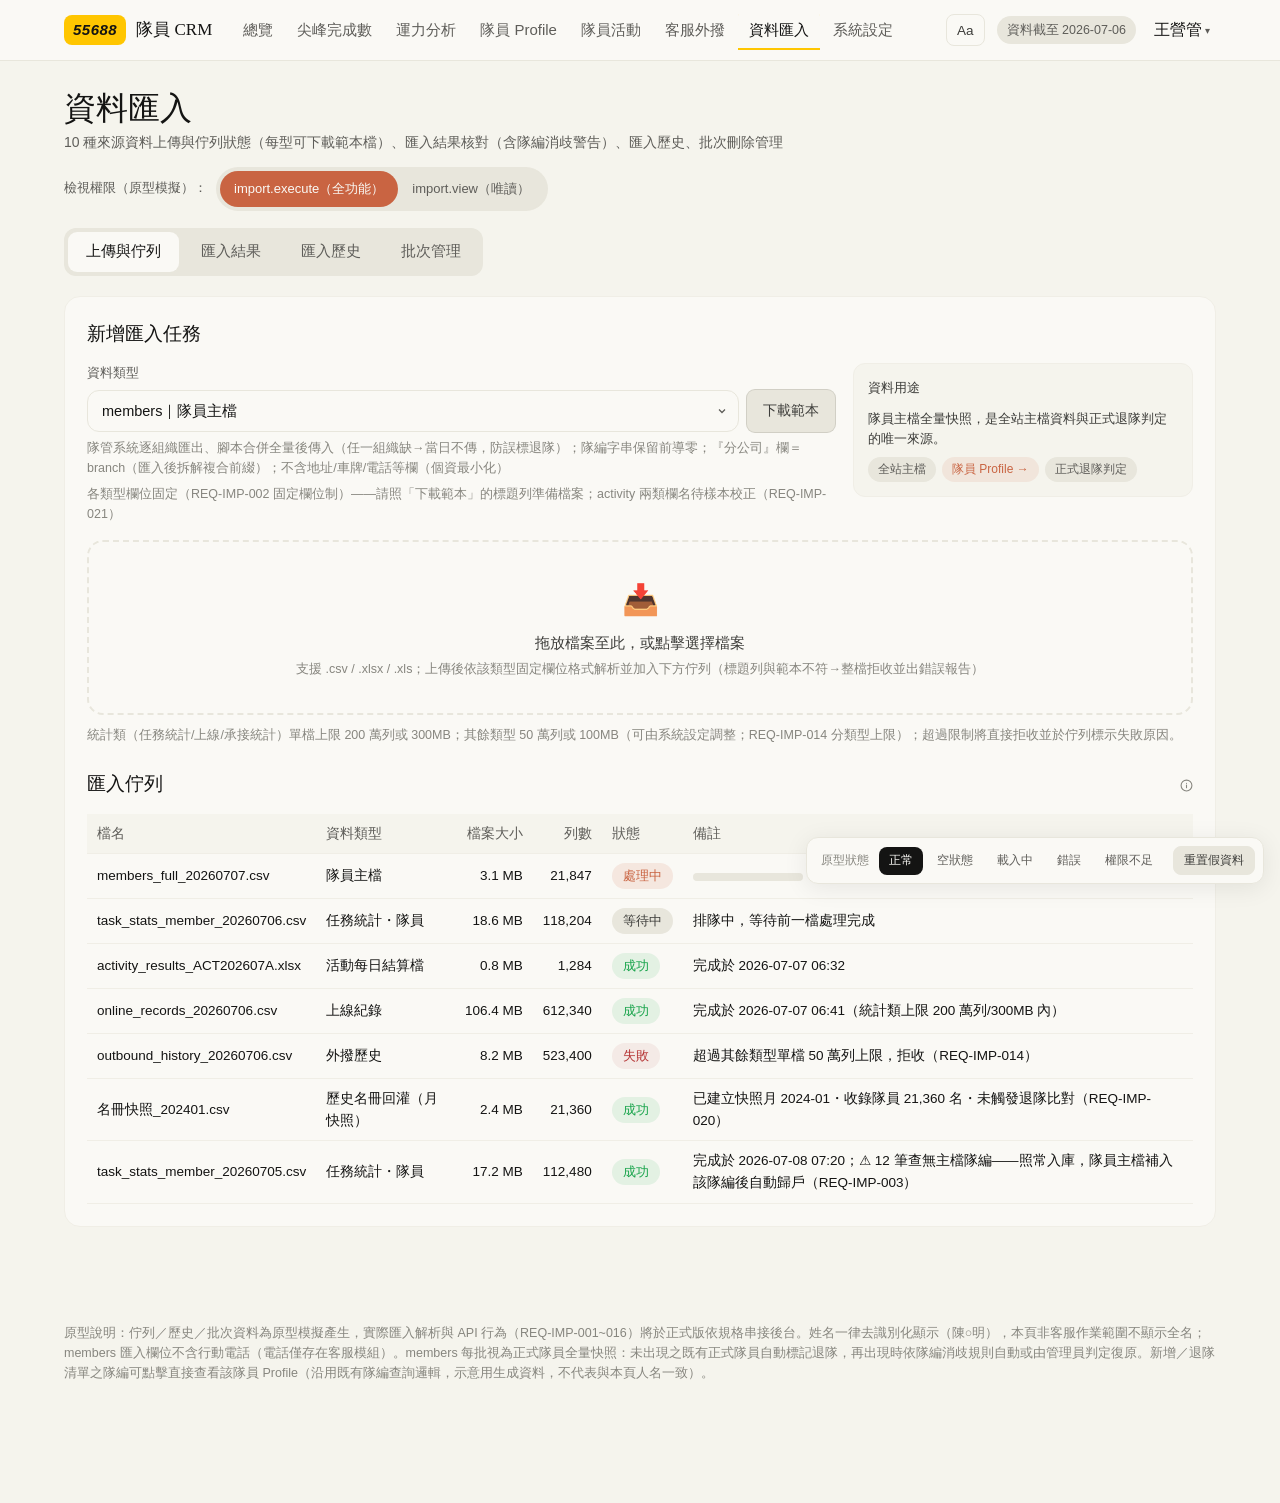
<file: pages/import.html>
<!doctype html>
<html lang="zh-Hant">
<head>
<meta charset="utf-8">
<meta name="viewport" content="width=device-width, initial-scale=1">
<title>資料匯入｜55688 隊員 CRM</title>
<link rel="stylesheet" href="../tokens.css?v=44">
<style>
  * { box-sizing: border-box; margin: 0; padding: 0; }
  html { font-size: 16px; }
  body { background: var(--bg); color: var(--fg); font-family: var(--font-body); line-height: var(--leading-body); min-height: 100dvh; }
  a { color: inherit; text-decoration: none; }
  button { font-family: inherit; }
  :focus-visible { outline: none; box-shadow: var(--focus-ring); border-radius: 8px; }

  #crm-nav { position: sticky; top: 0; z-index: 100; background: var(--surface); border-bottom: 1px solid var(--border-soft); }
  .nav-inner { max-width: var(--container-max); margin: 0 auto; padding: 0 var(--container-gutter-desktop); display: flex; align-items: center; gap: 20px; height: 60px; }
  .nav-brand { display: flex; align-items: center; gap: 10px; flex-shrink: 0; }
  .brand-badge { background: var(--brand-55688); color: var(--brand-55688-on); font-weight: 700; font-style: italic; padding: 3px 9px; border-radius: 8px; font-size: 15px; letter-spacing: .5px; }
  .brand-title { font-family: var(--font-display); font-weight: 500; font-size: 17px; }
  .nav-links { display: flex; gap: 2px; overflow-x: auto; flex: 1; }
  .nav-link { padding: 8px 11px; border-radius: 8px; font-size: 15px; color: var(--muted); white-space: nowrap; transition: color var(--motion-fast), background var(--motion-fast); min-height: 36px; display: inline-flex; align-items: center; }
  .nav-link:hover { color: var(--fg); background: var(--surface-warm); }
  .nav-link.active { color: var(--fg); font-weight: 500; box-shadow: inset 0 -2px 0 var(--brand-55688); border-radius: 8px 8px 0 0; }
  .nav-link.pending { opacity: .55; }
  .nav-meta { display: flex; align-items: center; gap: 12px; flex-shrink: 0; }
  .data-chip { font-size: 12.5px; color: var(--muted); background: var(--surface-warm); padding: 4px 10px; border-radius: 9999px; }
  .nav-user { font-size: 14px; color: var(--fg-2); }

  .page { max-width: var(--container-max); margin: 0 auto; padding: 28px var(--container-gutter-desktop) 96px; }
  h1 { font-family: var(--font-display); font-weight: 500; font-size: 32px; line-height: 1.2; }
  .page-sub { color: var(--muted); font-size: 14px; margin-top: 4px; }

  /* tabs */
  .tabs { display: flex; gap: 4px; background: var(--surface-warm); border-radius: 12px; padding: 4px; width: fit-content; max-width: 100%; overflow-x: auto; margin: 18px 0 20px; }
  .tab { border: none; background: transparent; padding: 9px 18px; border-radius: 9px; font-size: 14.5px; color: var(--muted); cursor: pointer; white-space: nowrap; min-height: 40px; transition: background var(--motion-fast), color var(--motion-fast); }
  .tab[aria-selected="true"] { background: var(--surface); color: var(--fg); font-weight: 500; box-shadow: 0 0 0 1px var(--border-soft); }

  .panel { background: var(--surface); border: 1px solid var(--border); border-radius: 16px; padding: 22px; }
  .panel + .panel { margin-top: 16px; }
  .panel-title { font-family: var(--font-display); font-weight: 500; font-size: 19px; margin-bottom: 14px; display: flex; align-items: center; justify-content: space-between; gap: 10px; flex-wrap: wrap; }
  .panel-note { color: var(--meta); font-size: 12.5px; margin: -6px 0 14px; }

  select {
    appearance: none; background: var(--surface) url('data:image/svg+xml;utf8,<svg xmlns="http://www.w3.org/2000/svg" width="12" height="12" viewBox="0 0 24 24" fill="none" stroke="%235e5d59" stroke-width="2.5"><path d="M6 9l6 6 6-6"/></svg>') no-repeat right 10px center;
    border: 1px solid var(--border-soft); border-radius: 12px; padding: 8px 32px 8px 14px; width: 100%;
    font-size: 14.5px; color: var(--fg); cursor: pointer; min-height: 42px; font-family: inherit;
  }
  select:hover { border-color: #d1cfc5; }
  .field { display: flex; flex-direction: column; gap: 6px; min-width: 0; }
  .field label { font-size: 13px; color: var(--muted); display: flex; align-items: center; gap: 4px; }
  .field-hint { font-size: 12.5px; color: var(--meta); line-height: 1.6; }
  .usage-panel { padding: 14px; background: var(--bg); border: 1px solid var(--border); border-radius: 12px; align-self: start; }
  .usage-panel-title { font-size: 13px; font-weight: 500; color: var(--fg-2); margin-bottom: 10px; display: flex; align-items: center; gap: 4px; }
  .usage-text { font-size: 12.5px; color: var(--fg-2); line-height: 1.6; }
  .usage-chips { display: flex; flex-wrap: wrap; gap: 6px; margin-top: 8px; }
  .usage-chip { font-size: 12px; padding: 3px 10px; border-radius: 9999px; background: var(--surface-warm); color: var(--muted); white-space: nowrap; display: inline-flex; align-items: center; gap: 2px; }
  a.usage-chip { color: var(--accent); background: rgba(201,100,66,.1); transition: background var(--motion-fast), color var(--motion-fast); }
  a.usage-chip:hover { background: rgba(201,100,66,.18); }

  .btn { display: inline-flex; align-items: center; gap: 6px; border: none; cursor: pointer; border-radius: 8px; font-size: 14px; padding: 8px 16px; min-height: 42px; background: var(--surface-warm); color: var(--fg-2); box-shadow: 0 0 0 1px #d1cfc5; transition: background var(--motion-fast); }
  .btn:hover { background: #e0ddd1; }
  .btn:disabled { opacity: .45; cursor: not-allowed; }
  .btn:disabled:hover { background: var(--surface-warm); }
  .btn-primary { background: var(--accent); color: var(--accent-on); box-shadow: 0 0 0 1px var(--accent); }
  .btn-primary:hover { background: var(--accent-hover); }
  .btn-danger { background: var(--danger); color: var(--surface); box-shadow: 0 0 0 1px var(--danger); }
  .btn-danger:hover { background: color-mix(in oklab, var(--danger), black 10%); }
  .btn-sm { padding: 5px 12px; min-height: 32px; font-size: 13px; }

  .upload-grid { display: grid; grid-template-columns: 1fr 340px; gap: 18px; align-items: start; }
  .upload-grid > * { min-width: 0; }
  @media (max-width: 900px) { .upload-grid { grid-template-columns: 1fr; } }
  #target-activity-wrap, #target-project-wrap { margin-top: 16px; }

  .dropzone { border: 2px dashed var(--border-soft); border-radius: 16px; padding: 34px 20px; text-align: center; color: var(--muted); cursor: pointer; transition: border-color var(--motion-fast), background var(--motion-fast); margin-top: 16px; }
  .dropzone:hover, .dropzone:focus-visible { border-color: var(--accent); background: var(--surface-warm); }
  .dropzone .dz-icon { font-size: 30px; margin-bottom: 8px; }
  .dropzone .dz-main { font-size: 14.5px; color: var(--fg-2); }
  .dropzone .dz-sub { font-size: 12.5px; color: var(--meta); margin-top: 4px; }
  .limit-note { color: var(--meta); font-size: 12.5px; margin-top: 10px; }

  table { border-collapse: collapse; width: 100%; font-size: 13.5px; }
  th, td { padding: 9px 10px; text-align: left; border-bottom: 1px solid var(--border); vertical-align: middle; }
  th { color: var(--muted); font-weight: 500; background: var(--bg); white-space: nowrap; }
  tbody tr:hover { background: var(--bg); }
  .chart-wrap { overflow-x: auto; }
  td.num, th.num { text-align: right; font-variant-numeric: tabular-nums; white-space: nowrap; }
  .mrow { cursor: pointer; }
  .mrow:hover { background: var(--bg); }

  .badge { display: inline-flex; align-items: center; gap: 4px; padding: 3px 11px; border-radius: 9999px; font-size: 12.5px; font-weight: 500; white-space: nowrap; }
  .badge-wait { background: var(--surface-warm); color: var(--fg-2); }
  .badge-processing { background: rgba(201,100,66,.12); color: var(--accent); }
  .badge-success { background: rgba(23,163,74,.1); color: var(--success); }
  .badge-fail { background: rgba(181,51,51,.08); color: var(--danger); }
  .badge-auto { background: rgba(125,140,92,.16); color: #4a5636; }
  .badge-pending { background: rgba(234,179,8,.16); color: #8a6d00; }
  .badge-resolved { background: rgba(23,163,74,.1); color: var(--success); }
  .badge-latest { background: rgba(201,100,66,.12); color: var(--accent); }
  .badge-covered { background: var(--surface-warm); color: var(--muted); }

  .progress-track { background: var(--surface-warm); border-radius: 9999px; height: 8px; width: 110px; overflow: hidden; display: inline-block; vertical-align: middle; }
  .progress-fill { background: var(--accent); height: 100%; border-radius: 9999px; }
  .progress-label { font-size: 12px; color: var(--meta); margin-left: 8px; font-variant-numeric: tabular-nums; }

  .summary-row { display: grid; grid-template-columns: repeat(2, 1fr); gap: 12px; margin-bottom: 16px; }
  .summary-row > * { min-width: 0; }
  @media (max-width: 700px) { .summary-row { grid-template-columns: 1fr; } }
  .summary-row-3 { display: grid; grid-template-columns: repeat(3, 1fr); gap: 12px; margin-bottom: 16px; }
  .summary-row-3 > * { min-width: 0; }
  @media (max-width: 700px) { .summary-row-3 { grid-template-columns: 1fr; } }
  .stat-card { background: var(--bg); border: 1px solid var(--border); border-radius: 12px; padding: 16px; }
  .stat-card .k { font-size: 13px; color: var(--muted); display: flex; align-items: center; gap: 4px; }
  .stat-card .v { font-size: 26px; font-weight: 600; margin-top: 6px; font-variant-numeric: tabular-nums; }
  .stat-card.add .v { color: var(--success); }
  .stat-card.leave .v { color: var(--danger); }
  .stat-card.change .v { color: #8a6d00; }

  details.exp-list { border: 1px solid var(--border); border-radius: 12px; overflow: hidden; margin-top: 10px; }
  details.exp-list summary { cursor: pointer; padding: 12px 16px; font-weight: 500; list-style: none; display: flex; align-items: center; justify-content: space-between; background: var(--surface-warm); gap: 10px; }
  details.exp-list summary::-webkit-details-marker { display: none; }
  details.exp-list summary::after { content: '展開 ▸'; font-weight: 400; font-size: 12.5px; color: var(--muted); transition: transform var(--motion-fast); flex-shrink: 0; }
  details.exp-list[open] summary::after { content: '收合 ▾'; }
  details.exp-list .exp-body { padding: 4px 16px 14px; }

  .warn-banner { background: rgba(181,51,51,.08); border: 1px solid rgba(181,51,51,.25); border-radius: 12px; padding: 12px 16px; color: var(--danger); font-size: 14px; margin-bottom: 14px; display: flex; align-items: center; gap: 8px; }
  .dict-row { display: flex; justify-content: space-between; align-items: flex-start; gap: 14px; padding: 13px 0; border-bottom: 1px solid var(--border); flex-wrap: wrap; }
  .dict-row:last-child { border-bottom: none; }
  .dict-raw { font-weight: 500; font-size: 14.5px; }
  .dict-meta { color: var(--meta); font-size: 12.5px; margin-top: 3px; }
  .link-btn { color: var(--accent); font-size: 13.5px; text-decoration: underline; white-space: nowrap; flex-shrink: 0; }
  .link-btn:hover { color: var(--accent-hover); }

  .disambig-row { border: 1px solid var(--border); border-radius: 12px; padding: 14px 16px; margin-bottom: 12px; }
  .disambig-row:last-child { margin-bottom: 0; }
  .disambig-head { display: flex; align-items: center; gap: 10px; flex-wrap: wrap; margin-bottom: 6px; }
  .disambig-flow { font-size: 14.5px; }
  .disambig-note { color: var(--meta); font-size: 12.5px; margin-top: 6px; line-height: 1.6; }
  .disambig-actions { display: flex; gap: 8px; margin-top: 10px; flex-wrap: wrap; }

  .toggle-row { display: flex; align-items: center; gap: 10px; flex-wrap: wrap; }
  .switch { position: relative; display: inline-block; width: 40px; height: 22px; flex-shrink: 0; }
  .switch input { opacity: 0; width: 0; height: 0; }
  .switch .slider { position: absolute; cursor: pointer; inset: 0; background: var(--surface-warm); border-radius: 9999px; transition: background var(--motion-fast); box-shadow: 0 0 0 1px var(--border-soft); }
  .switch .slider::before { content: ''; position: absolute; height: 16px; width: 16px; left: 3px; top: 3px; background: var(--surface); border-radius: 50%; transition: transform var(--motion-fast); }
  .switch input:checked + .slider { background: var(--accent); }
  .switch input:checked + .slider::before { transform: translateX(18px); }

  .perm-toggle { display: inline-flex; background: var(--surface-warm); border-radius: 9999px; padding: 3px; box-shadow: 0 0 0 1px var(--border-soft); }
  .perm-toggle button { border: none; background: transparent; padding: 7px 14px; border-radius: 9999px; font-size: 13px; color: var(--muted); cursor: pointer; min-height: 36px; font-family: inherit; white-space: nowrap; transition: background var(--motion-fast), color var(--motion-fast); }
  .perm-toggle button[aria-pressed="true"] { background: var(--accent); color: var(--accent-on); font-weight: 500; }
  .dropzone.dz-disabled { cursor: not-allowed; opacity: .55; }
  .dropzone.dz-disabled:hover, .dropzone.dz-disabled:focus-visible { border-color: var(--border-soft); background: transparent; }

  .crm-info { position: relative; display: inline-flex; color: var(--meta); cursor: help; vertical-align: middle; }
  .crm-info:hover, .crm-info:focus-visible { color: var(--fg-2); }
  .crm-info-tip { position: absolute; bottom: calc(100% + 8px); left: 50%; transform: translateX(-50%); background: var(--fg); color: var(--surface); font-size: 12px; line-height: 1.5; padding: 8px 12px; border-radius: 8px; width: max-content; max-width: 280px; opacity: 0; pointer-events: none; transition: opacity var(--motion-fast); z-index: 500; text-align: left; }
  .crm-info:hover .crm-info-tip, .crm-info:focus-visible .crm-info-tip { opacity: 1; }

  .modal-overlay { position: fixed; inset: 0; background: rgba(20,20,19,.45); display: flex; align-items: center; justify-content: center; z-index: 2000; padding: 20px; }
  .modal-box { background: var(--surface); border-radius: 16px; padding: 24px; max-width: 460px; width: 100%; box-shadow: rgba(0,0,0,.2) 0 12px 48px; }
  .modal-head { display: flex; align-items: center; justify-content: space-between; gap: 12px; margin-bottom: 12px; }
  .modal-head h3 { font-family: var(--font-display); font-weight: 500; font-size: 19px; }
  .modal-close { border: none; background: transparent; font-size: 18px; cursor: pointer; color: var(--muted); min-width: 32px; min-height: 32px; border-radius: 8px; }
  .modal-close:hover { background: var(--surface-warm); }
  .modal-body { font-size: 14px; color: var(--fg-2); line-height: 1.75; }
  .modal-body ul { margin: 8px 0 0 18px; }
  .modal-foot { display: flex; justify-content: flex-end; gap: 8px; margin-top: 20px; }

  .state-layer { display: none; padding: 72px 24px; text-align: center; }
  .state-layer.show { display: block; }
  .state-icon { font-size: 40px; margin-bottom: 12px; }
  .state-title { font-family: var(--font-display); font-weight: 500; font-size: 20px; }
  .state-desc { color: var(--muted); font-size: 14px; margin-top: 6px; }
  .skeleton { border-radius: 12px; background: linear-gradient(90deg, var(--surface-warm) 25%, #f0eee4 50%, var(--surface-warm) 75%); background-size: 200% 100%; animation: shim 1.4s infinite; }
  @keyframes shim { 0% { background-position: 200% 0; } 100% { background-position: -200% 0; } }
  @media (prefers-reduced-motion: reduce) { .skeleton { animation: none; } * { transition-duration: 0ms !important; } }

  footer.proto-note { max-width: var(--container-max); margin: 0 auto; padding: 0 24px 120px; color: var(--meta); font-size: 12.5px; }
</style>
</head>
<body>

<nav id="crm-nav" aria-label="全站導覽"></nav>

<main class="page">
  <h1>資料匯入</h1>
  <div class="page-sub">10 種來源資料上傳與佇列狀態（每型可下載範本檔）、匯入結果核對（含隊編消歧警告）、匯入歷史、批次刪除管理</div>

  <div class="toggle-row" style="margin-top:14px">
    <span style="font-size:13px;color:var(--muted)">檢視權限（原型模擬）：</span>
    <div class="perm-toggle" role="group" id="perm-toggle" aria-label="切換檢視權限，模擬不同角色檢視本頁">
      <button type="button" data-perm="execute" aria-pressed="true">import.execute（全功能）</button>
      <button type="button" data-perm="view" aria-pressed="false">import.view（唯讀）</button>
    </div>
  </div>

  <div class="tabs" role="tablist" aria-label="資料匯入功能切換">
    <button class="tab" role="tab" id="tab-1" aria-selected="true" data-tab="upload">上傳與佇列</button>
    <button class="tab" role="tab" id="tab-2" aria-selected="false" data-tab="result">匯入結果</button>
    <button class="tab" role="tab" id="tab-3" aria-selected="false" data-tab="history">匯入歷史</button>
    <button class="tab" role="tab" id="tab-4" aria-selected="false" data-tab="batch">批次管理</button>
  </div>

  <div id="content-normal">

    <!-- Tab 1：上傳與佇列 -->
    <section class="panel" id="pane-upload" role="tabpanel" aria-labelledby="tab-1">
      <div class="panel-title">新增匯入任務</div>
      <div class="upload-grid">
        <div class="field">
          <label for="f-dataset">資料類型</label>
          <div style="display:flex;gap:8px">
            <select id="f-dataset" aria-label="選擇資料類型" style="flex:1"></select>
            <button class="btn" id="btn-download-template" type="button">下載範本</button>
          </div>
          <div class="field-hint" id="dataset-hint"></div>
          <div class="field-hint">各類型欄位固定（REQ-IMP-002 固定欄位制）——請照「下載範本」的標題列準備檔案；activity 兩類欄名待樣本校正（REQ-IMP-021）</div>
        </div>
        <div class="usage-panel" id="dataset-usage">
          <div class="usage-panel-title">資料用途</div>
          <div class="usage-text" id="dataset-usage-text"></div>
          <div class="usage-chips" id="dataset-usage-chips"></div>
        </div>
      </div>

      <div class="field" id="target-activity-wrap" style="display:none">
        <label for="f-activity">需指定目標活動</label>
        <select id="f-activity" aria-label="選擇目標活動"></select>
        <div class="field-hint">活動報名／活動成效需明確指定目標活動，避免以名稱字串比對錯誤</div>
      </div>
      <div class="field" id="target-project-wrap" style="display:none">
        <label for="f-outbound-project">需指定目標外撥專案</label>
        <select id="f-outbound-project" aria-label="選擇目標外撥專案"></select>
        <div class="field-hint">外撥歷史需明確指定目標專案，範本欄位依該專案之欄位庫定義動態組成（REQ-CS-014／REQ-IMP-002）</div>
      </div>

      <div class="dropzone" id="dropzone" role="button" tabindex="0" aria-label="拖放或點擊上傳檔案">
        <div class="dz-icon" aria-hidden="true">📥</div>
        <div class="dz-main">拖放檔案至此，或點擊選擇檔案</div>
        <div class="dz-sub">支援 .csv / .xlsx / .xls；上傳後依該類型固定欄位格式解析並加入下方佇列（標題列與範本不符→整檔拒收並出錯誤報告）</div>
      </div>
      <div class="limit-note">統計類（任務統計/上線/承接統計）單檔上限 200 萬列或 300MB；其餘類型 50 萬列或 100MB（可由系統設定調整；REQ-IMP-014 分類型上限）；超過限制將直接拒收並於佇列標示失敗原因。</div>

      <div class="panel-title" style="margin-top:24px">匯入佇列<span id="queue-info"></span></div>
      <div class="chart-wrap"><table id="queue-table" aria-label="匯入佇列清單">
        <thead><tr><th>檔名</th><th>資料類型</th><th class="num">檔案大小</th><th class="num">列數</th><th>狀態</th><th>備註</th></tr></thead>
        <tbody id="queue-tbody"></tbody>
      </table></div>
    </section>

    <!-- Tab 2：匯入結果 -->
    <section class="panel" id="pane-result" role="tabpanel" aria-labelledby="tab-2" hidden>
      <div class="panel-title">members 匯入結果（本次批次）<span id="result-info"></span></div>
      <div class="panel-note" id="result-batch-note"></div>
      <div class="summary-row" id="result-summary"></div>
      <div id="result-lists"></div>
    </section>
    <section class="panel" id="pane-fleetdict" hidden>
      <div class="panel-title">fleet_dictionary 匯入結果<span id="fleetdict-info"></span></div>
      <div class="panel-note" id="fleetdict-batch-note"></div>
      <div class="summary-row-3" id="fleetdict-summary"></div>
      <div id="fleetdict-lists"></div>
    </section>
    <section class="panel" id="pane-actresult" hidden>
      <div class="panel-title">活動每日結算檔匯入結果<span id="actresult-info"></span></div>
      <div class="panel-note" id="actresult-batch-note"></div>
      <div class="summary-row-3" id="actresult-summary"></div>
      <div id="actresult-lists"></div>
    </section>
    <section class="panel" id="pane-disambig" hidden>
      <div class="panel-title">隊編消歧警告<span id="disambig-info"></span></div>
      <div id="disambig-body"></div>
    </section>
    <section class="panel" id="pane-dict" hidden>
      <div class="panel-title">字典查無對照<span id="dict-info"></span></div>
      <div id="dict-body"></div>
    </section>
    <section class="panel" id="pane-taskfail" hidden>
      <div class="panel-title">task_stats_member 匯入失敗</div>
      <div id="taskfail-body"></div>
    </section>

    <!-- Tab 3：匯入歷史 -->
    <section class="panel" id="pane-history" role="tabpanel" aria-labelledby="tab-3" hidden>
      <div class="panel-title">匯入歷史（REQ-IMP-006）
        <div class="toggle-row">
          <span id="history-chip"></span>
          <label class="switch"><input type="checkbox" id="stale-toggle" aria-label="模擬超過 2 天未更新"><span class="slider"></span></label>
          <span style="font-size:13px;color:var(--muted)">模擬超過 2 天未更新</span>
        </div>
      </div>
      <div id="stale-banner"></div>
      <div class="chart-wrap"><table id="history-table" aria-label="匯入歷史清單">
        <thead><tr><th>檔名</th><th>資料類型</th><th>執行者</th><th>開始時間</th><th>結束時間</th><th>結果</th><th class="num">列數</th></tr></thead>
        <tbody id="history-tbody"></tbody>
      </table></div>
    </section>

    <!-- Tab 4：批次管理 -->
    <section class="panel" id="pane-batch" role="tabpanel" aria-labelledby="tab-4" hidden>
      <div class="panel-title">批次管理（REQ-IMP-009）<span id="batch-info"></span></div>
      <div class="panel-note">僅「最新來源批次」可刪除；較舊批次已被覆蓋，刪除鈕停用（滑鼠停留看說明）。</div>
      <div class="chart-wrap"><table id="batch-table" aria-label="批次清單">
        <thead><tr><th>批次編號</th><th>資料類型</th><th>匯入時間</th><th>執行者</th><th class="num">列數</th><th>來源狀態</th><th>操作</th></tr></thead>
        <tbody id="batch-tbody"></tbody>
      </table></div>
    </section>
    <section class="panel" id="pane-batch-note" hidden>
      <div class="panel-title">匯入 API 與權杖規則</div>
      <p style="font-size:13.5px;color:var(--fg-2);line-height:1.8">
        匯入 API（<code style="font-family:var(--font-mono)">POST /api/import</code>）行為與本頁 UI 一致，支援相同 10 種資料類型與固定欄位 schema 規則（REQ-IMP-001／002 固定欄位制）。<br>
        呼叫需附帶匯入權杖（token），權杖由「系統設定」核發與管理，綁定最小 scope、效期、可隨時撤銷，核發與撤銷全數寫入審計（REQ-IMP-013）。<br>
        同一權杖超過頻率限制時，API 回應 <code style="font-family:var(--font-mono)">429 Too Many Requests</code>（REQ-IMP-014）。<br>
        刪除批次（<code style="font-family:var(--font-mono)">admin.delete</code>）僅移除「最新來源批次」之列，且動作全數寫入審計（REQ-IMP-009）。
      </p>
    </section>
  </div>

  <div class="state-layer" id="st-empty">
    <div class="state-icon" aria-hidden="true">🗂️</div>
    <div class="state-title">尚無匯入紀錄</div>
    <div class="state-desc">尚未有任何檔案匯入，請於「上傳與佇列」新增檔案。</div>
  </div>
  <div class="state-layer" id="st-loading" aria-label="載入中">
    <div style="display:grid;gap:12px;max-width:960px;margin:0 auto">
      <div class="skeleton" style="height:160px"></div>
      <div class="skeleton" style="height:280px"></div>
    </div>
  </div>
  <div class="state-layer" id="st-error">
    <div class="state-icon" aria-hidden="true">⚠️</div>
    <div class="state-title">資料載入失敗</div>
    <div class="state-desc">連線發生問題（HTTP 500），請稍後再試。</div>
    <button class="btn" type="button" id="btn-retry-error" style="margin-top:14px">重試</button>
  </div>
  <div class="state-layer" id="st-forbidden">
    <div class="state-icon" aria-hidden="true">🔒</div>
    <div class="state-title">無權限檢視此頁</div>
    <div class="state-desc">你的帳號沒有「資料匯入（import.execute）」權限，需要存取請聯絡系統管理員。</div>
  </div>
</main>

<footer class="proto-note">
  原型說明：佇列／歷史／批次資料為原型模擬產生，實際匯入解析與 API 行為（REQ-IMP-001~016）將於正式版依規格串接後台。姓名一律去識別化顯示（陳○明），本頁非客服作業範圍不顯示全名；members 匯入欄位不含行動電話（電話僅存在客服模組）。members 每批視為正式隊員全量快照：未出現之既有正式隊員自動標記退隊，再出現時依隊編消歧規則自動或由管理員判定復原。新增／退隊清單之隊編可點擊直接查看該隊員 Profile（沿用既有隊編查詢邏輯，示意用生成資料，不代表與本頁人名一致）。
</footer>

<script src="../app.js?v=46"></script>
<script>
(function () {
  'use strict';
  var DB = CRM.load();
  CRM.mountNav('import', DB.meta.dataAsOf);

  /* ── deterministic 假資料工具（禁 Math.random / Date.now / 無參數 new Date） ── */
  function rnd(s, k) { var x = Math.sin(s * 12.9898 + (k || 1) * 78.233) * 43758.5453; return x - Math.floor(x); }
  function p2(n) { return (n < 10 ? '0' : '') + n; }
  function baseDate() { var p = DB.meta.dataAsOf.split('-'); return new Date(+p[0], +p[1] - 1, +p[2]); }
  function shiftDate(deltaDaysBefore) { var b = baseDate(); return new Date(b.getFullYear(), b.getMonth(), b.getDate() - deltaDaysBefore); }
  function ymd(dt) { return dt.getFullYear() + '-' + p2(dt.getMonth() + 1) + '-' + p2(dt.getDate()); }
  function ymdhm(deltaDaysBefore, hh, mm) { return ymd(shiftDate(deltaDaysBefore)) + ' ' + p2(hh) + ':' + p2(mm); }

  var SURNAMES = ['王', '林', '張', '李', '陳', '黃', '吳', '劉', '蔡', '楊', '鄭', '許'];
  var GIVEN = ['志明', '淑惠', '建宏', '雅婷', '俊傑', '美玲', '文雄', '麗華', '家豪', '怡君', '思穎', '冠宇'];
  function genName(seed) { var r = function (k) { return rnd(seed, k); }; return SURNAMES[Math.floor(r(1) * SURNAMES.length)] + GIVEN[Math.floor(r(2) * GIVEN.length)]; }

  var ALL_BRANCHES = (function () {
    var out = [];
    Object.keys(DB.branchRegions).forEach(function (region) {
      DB.branchRegions[region].forEach(function (b) { out.push({ branch: b, region: region }); });
    });
    return out;
  })();
  function genPerson(seed, codeBase) {
    var r = function (k) { return rnd(seed, k); };
    var pick = ALL_BRANCHES[Math.floor(r(1) * ALL_BRANCHES.length)];
    var code = String(codeBase + Math.floor(r(2) * 89999));
    return { code: code, name: genName(seed + 7), branch: pick.branch, region: pick.region };
  }

  /* ── §1 資料類型定義 ── */
  var DATASETS = [
    { v: 'task_stats_district', t: '任務統計・地區', hint: 'Tableau 端預聚合（2026-07-09 拍板取代原逐筆任務明細）；欄：資料日期、小時、上車縣市、上車行政區、任務完成狀況、任務數、車資合計；同一資料日整日替換冪等；2024-01 起永久保留',
      usage: '地區級任務五狀態預聚合，供尖峰時段與總覽儀表板讀取。',
      pages: [{ label: '尖峰完成數', href: 'peak.html' }, { label: '總覽完成率', href: 'overview.html' }] },
    { v: 'task_stats_member', t: '任務統計・隊員', hint: '全維度單表（日×小時×隊編×行政區）；「任務數」欄＝完成任務數（僅完成件）；整日替換冪等；滾動保留 13 個月（REQ-IMP-018）',
      usage: '隊員×行政區完成明細，供隊員常跑區域、總覽完成類指標與運力分析聚合使用。',
      pages: [{ label: '隊員 Profile 常跑區域', href: 'profile.html' }, { label: '總覽完成類指標', href: 'overview.html' }, { label: '運力分析聚合', href: 'capacity.html' }] },
    { v: 'online_records', t: '上線紀錄', hint: '統計類資料集：整日替換冪等（同一資料日重匯先刪該日舊資料再寫入，REQ-IMP-004）；含 city 欄（2026-07-17 源端補縣市——全部含行政區之資料源自帶縣市，行政區→縣市字典已廢除）',
      usage: '每日每小時上線紀錄，用於運力分析與隊員上線天數統計。',
      pages: [{ label: '運力分析', href: 'capacity.html' }, { label: 'Profile 上線天數', href: 'profile.html' }] },
    { v: 'members', t: '隊員主檔', hint: '隊管系統逐組織匯出、腳本合併全量後傳入（任一組織缺→當日不傳，防誤標退隊）；隊編字串保留前導零；『分公司』欄＝branch（匯入後拆解複合前綴）；不含地址/車牌/電話等欄（個資最小化）',
      usage: '隊員主檔全量快照，是全站主檔資料與正式退隊判定的唯一來源。',
      pages: [{ label: '全站主檔', href: null }, { label: '隊員 Profile', href: 'profile.html' }, { label: '正式退隊判定', href: null }] },
    { v: 'activity_registrations', t: '活動報名', hint: '自然鍵：活動 ID＋隊編；含報名方式（預先報名／外撥同意-次週／外撥同意-即刻）與同意／通知日（外撥兩情境必填，起算日由系統推導，REQ-ACT-016）',
      usage: '活動報名／外撥同意名單，用於推導隊員活動起算日與 TA 名單。',
      pages: [{ label: '隊員活動（起算日／TA）', href: 'activity.html' }] },
    { v: 'activity_results', t: '活動每日結算檔', hint: '同仁每日結算一批（隊員、任務數、金額）；達標與獎勵之唯一事實來源。欄位：member_code、date（結算日）、actual_completed、reward_amount、source（時段）、activity_name（REQ-ACT-017／020）',
      usage: '活動每日結算資料，是達標與獎勵的唯一事實來源。',
      pages: [{ label: '隊員活動達標與獎勵', href: 'activity.html' }, { label: '總覽活動卡', href: 'overview.html' }] },
    { v: 'driver_inquiry_stats', t: '司機承接統計', hint: '統計類資料集：整日替換冪等（同一資料日重匯先刪該日舊資料再寫入，REQ-IMP-004）',
      usage: '司機詢問承接統計，供運力分析承接率與總覽承接類指標使用。',
      pages: [{ label: '運力分析承接率', href: 'capacity.html' }, { label: '總覽承接類指標', href: 'overview.html' }] },
    { v: 'outbound_history', t: '外撥歷史', hint: '自然鍵：目標專案＋member_code（REQ-IMP-004）',
      usage: '外撥歷史紀錄，對應客服外撥專案之逐筆撥打與回覆資料。',
      pages: [{ label: '客服外撥專案', href: 'callcenter.html' }] },
    { v: 'fleet_dictionary', t: '車隊對照表', hint: '自然鍵 fleet_name・全量替換快照・來源 Tableau 車隊表（來源『車隊』欄＝類別、『隊員所屬分公司』欄＝車隊名，欄名語意錯位，解析時對應）',
      usage: '車隊對照表，全站用於推導車隊地區與身份別。',
      pages: [{ label: '車隊地區／身份別（全站）', href: null }] },
    { v: 'roster_history', t: '歷史名冊回灌（月快照）', hint: '格式比照隊管系統「隊員資料明細表」匯出檔（原樣即可，多餘欄位自動忽略）；必要欄：隊員編號／姓名／分公司（保留前導零）；選收欄：性別、開通日期、中隊/分隊/小隊、職稱、廠牌、車款、車組',
      usage: '一個月份一檔（檔名 名冊快照_YYYYMM.csv，系統以檔名判定快照月份）；內容為該月月末全名冊，可缺月（該月顯示「資料未涵蓋」）；只建月快照、不觸發退隊比對（REQ-IMP-015 不觸發）；同月重複上傳整月替換冪等；多餘欄位自動忽略（地址/車牌/電話等個資最小化丟棄）；補建 2024-01 起「在隊隊員數」歷史月快照供運力分析 YoY 對照（REQ-IMP-020）。',
      pages: [{ label: '運力分析 YoY 對照', href: 'capacity.html' }] }
  ];
  var DATASET_LABEL = {};
  DATASETS.forEach(function (d) { DATASET_LABEL[d.v] = d.t; });

  /* ── REQ-IMP-021 範本檔下載：依 §4.1 目標 schema 之標題列＋2 列示例（現行 10 種匯入類型，
     與資料類型下拉一一對應——舊制 task_details 已於 2026-07-14 自下拉移除、由兩種任務統計取代；
     roster_history／歷史名冊回灌為 2026-07-20 新增，REQ-IMP-020） ── */
  var TEMPLATE_SCHEMAS = {
    task_stats_district: {
      headers: ['資料日期', '小時', '上車縣市', '上車行政區', '任務完成狀況', '任務數', '車資合計'],
      rows: [
        ['2026-07-06', '8', '台北市', '信義區', '完成', '42', '15680'],
        ['2026-07-06', '18', '新北市', '板橋區', '取消', '5', '0']
      ]
    },
    task_stats_member: {
      headers: ['資料日期', '小時', '隊員編號', '上車縣市', '上車行政區', '完成任務數', '車資合計'],
      rows: [
        ['2026-07-06', '8', '0103', '台北市', '信義區', '3', '1215'],
        ['2026-07-06', '18', '881205', '新北市', '板橋區', '2', '860']
      ]
    },
    online_records: {
      headers: ['member_code', 'date', 'hour', 'city', 'district'],
      rows: [
        ['0103', '2026-07-06', '8', '台北市', '信義區'],
        ['881205', '2026-07-06', '18', '新北市', '板橋區']
      ]
    },
    members: {
      headers: ['member_code', 'name', '分公司', 'gender', 'activated_date', 'unit_mid', 'unit_sub', 'unit_team', 'title', 'brand', 'car_model', 'fleet_groups'],
      rows: [
        ['0103', '林志偉', '北區 台北分公司', 'M', '2022/03/15', '一中隊', '一分隊', '一小隊', '隊員', 'TOYOTA', 'RAV4', '好孕車組、提供刷卡付款'],
        ['0217', '張淑芬', '北區 台北多元試跑', 'F', '2023/07/01', '二中隊', '三分隊', '二小隊', '隊員', 'TESLA', 'Model 3', '提供綁定付款、低底盤車']
      ]
    },
    activity_registrations: {
      headers: ['member_code', 'phone', 'activity_month', 'activity_type', '報名方式', '同意／通知日'],
      rows: [
        ['0103', '0912345678', '2026-07', '晚尖峰', '預先報名', ''],
        ['881205', '0987654321', '2026-07', '早尖峰', '外撥同意-次週', '2026-07-01']
      ]
    },
    activity_results: {
      headers: ['member_code', 'date', 'actual_completed', 'reward_amount', 'source', 'activity_name'],
      rows: [
        ['0103', '2026-07-06', '5', '600', '晚尖峰', '雙北地區進步獎'],
        ['881205', '2026-07-06', '3', '300', '早尖峰', '桃園早尖峰衝刺獎']
      ]
    },
    driver_inquiry_stats: {
      headers: ['資料日期', '小時', 'member_code', 'inquiry_count', 'accepted_count'],
      rows: [
        ['2026-07-06', '8', '0103', '12', '4'],
        ['2026-07-06', '18', '881205', '9', '3']
      ]
    },
    fleet_dictionary: {
      headers: ['車隊', '隊員所屬分公司', '地區'],
      rows: [
        ['小黃', '台北分公司', '台北'],
        ['多元', '幸福車隊', '台北']
      ]
    },
    roster_history: {
      headers: ['隊員編號', '姓名', '分公司', '性別', '開通日期', '中隊', '分隊', '小隊', '職稱', '廠牌', '車款', '車組'],
      rows: [
        ['0103', '林志偉', '北區 台北分公司', 'M', '2022/03/15', '一中隊', '一分隊', '一小隊', '隊員', 'TOYOTA', 'RAV4', '好孕車組'],
        ['0217', '張淑芬', '北區 台北多元試跑', 'F', '2023/07/01', '二中隊', '三分隊', '二小隊', '隊員', 'TESLA', 'Model 3', '提供綁定付款']
      ]
    }
  };
  function csvField(v) {
    v = String(v === null || v === undefined ? '' : v);
    if (/["\r\n,]/.test(v)) v = '"' + v.replace(/"/g, '""') + '"';
    return v;
  }
  /* 內嵌表格 DOM 直讀 → CSV rows（供「下載錯誤報告」等鈕沿用既有匯出模式） */
  function tableToRows(table) {
    var rows = [];
    table.querySelectorAll('tr').forEach(function (tr) {
      var row = [];
      tr.querySelectorAll('th,td').forEach(function (c) { row.push(c.textContent.trim()); });
      rows.push(row);
    });
    return rows;
  }
  function buildTemplateCSV(key) {
    var schema = TEMPLATE_SCHEMAS[key];
    if (!schema) return null;
    var lines = [schema.headers.map(csvField).join(',')];
    schema.rows.forEach(function (r) { lines.push(r.map(csvField).join(',')); });
    return '\ufeff' + lines.join('\r\n');
  }
  /* ── REQ-CS-014：outbound_history 欄位＝member_code、phone＋所選目標專案之欄位庫自訂欄（固定欄位制下不另設人工映射）；
     專案清單沿用 callcenter.html 之 3 個範例外撥專案，供跨頁資料語意一致 ── */
  var OUTBOUND_PROJECTS = [
    { id: 'CS-2026-08A', name: '8月中秋節關懷外撥', customFields: ['禮盒意願', '收件地址確認'],
      rows: [['是', '已確認'], ['否', '']] },
    { id: 'CS-2026-07A', name: '7月晚尖峰意願調查', customFields: ['參與時段偏好', '不參加原因', '再次聯繫意願'],
      rows: [['17:00-19:00', '', '是'], ['', '距離遠', '否']] },
    { id: 'CS-2026-06B', name: '6月流失預警關懷', customFields: ['流失風險等級', '關懷備註'],
      rows: [['高', '近 3 個月未上線'], ['中', '偶爾上線']] }
  ];
  function buildOutboundTemplateCSV(projectId) {
    var proj = OUTBOUND_PROJECTS.filter(function (p) { return p.id === projectId; })[0];
    if (!proj) return null;
    var headers = ['member_code', 'phone'].concat(proj.customFields);
    var baseRows = [['0103', '0912345678'], ['881205', '0987654321']];
    var lines = [headers.map(csvField).join(',')];
    baseRows.forEach(function (r, i) { lines.push(r.concat(proj.rows[i]).map(csvField).join(',')); });
    return '\ufeff' + lines.join('\r\n');
  }

  function downloadTemplate() {
    var key = dsSel.value;
    var projId = null;
    var csv;
    if (key === 'outbound_history') {
      projId = document.getElementById('f-outbound-project').value;
      if (!projId) { CRM.toast('請先選擇「目標外撥專案」再下載範本'); return; }
      csv = buildOutboundTemplateCSV(projId);
    } else {
      csv = buildTemplateCSV(key);
    }
    if (!csv) { CRM.toast('此類型（' + (DATASET_LABEL[key] || key) + '）已由現行 §4.1 schema 取代，暫無對應範本'); return; }
    var blob = new Blob([csv], { type: 'text/csv;charset=utf-8;' });
    var url = URL.createObjectURL(blob);
    var a = document.createElement('a');
    a.href = url;
    a.download = '範本_' + key + (projId ? ('_' + projId) : '') + '.csv';
    document.body.appendChild(a);
    a.click();
    document.body.removeChild(a);
    setTimeout(function () { URL.revokeObjectURL(url); }, 1000);
  }

  var dsSel = document.getElementById('f-dataset');
  dsSel.innerHTML = DATASETS.map(function (d) { return '<option value="' + d.v + '"' + (d.v === 'members' ? ' selected' : '') + '>' + d.v + '｜' + d.t + '</option>'; }).join('');
  document.getElementById('f-activity').innerHTML = DB.activities.map(function (a) { return '<option value="' + a.id + '">' + a.id + '｜' + a.name + '</option>'; }).join('');
  document.getElementById('f-outbound-project').innerHTML = '<option value="">請選擇專案</option>' +
    OUTBOUND_PROJECTS.map(function (p) { return '<option value="' + p.id + '">' + p.id + '｜' + p.name + '</option>'; }).join('');

  function updateDatasetHint() {
    var v = dsSel.value;
    var found = DATASETS.filter(function (d) { return d.v === v; })[0];
    document.getElementById('dataset-hint').textContent = found ? found.hint : '';
    document.getElementById('dataset-usage-text').textContent = found ? found.usage : '';
    document.getElementById('dataset-usage-chips').innerHTML = (found && found.pages) ? found.pages.map(function (p) {
      return p.href ? ('<a class="usage-chip" href="' + p.href + '">' + p.label + ' →</a>') : ('<span class="usage-chip">' + p.label + '</span>');
    }).join('') : '';
    var showActivity = (v === 'activity_registrations' || v === 'activity_results');
    document.getElementById('target-activity-wrap').style.display = showActivity ? '' : 'none';
    var showProject = (v === 'outbound_history');
    document.getElementById('target-project-wrap').style.display = showProject ? '' : 'none';
  }
  dsSel.addEventListener('change', updateDatasetHint);
  updateDatasetHint();
  document.getElementById('btn-download-template').addEventListener('click', downloadTemplate);

  function dzActivate() { if (PERM_STATE === 'view') return; CRM.toast('原型示意：正式版將依所選類型之固定欄位格式解析檔案並加入下方佇列（單檔上限依類型分級，見下方說明；REQ-IMP-014）'); }
  var dz = document.getElementById('dropzone');
  dz.addEventListener('click', dzActivate);
  dz.addEventListener('keydown', function (e) { if (e.key === 'Enter' || e.key === ' ') { e.preventDefault(); dzActivate(); } });

  /* ── 權限中間態：頁首「檢視權限」切換（import.execute 全功能／import.view 唯讀，原型模擬） ──
     唯讀視角：上傳區（dropzone）與批次刪除鈕停用＋title 註記所需權限；其餘查閱功能不受影響 */
  var PERM_STATE = 'execute';
  var PERM_DISABLED_TITLE = '需 import.execute／admin.delete 權限';
  function applyPermState() {
    var readonly = (PERM_STATE === 'view');
    document.querySelectorAll('#perm-toggle button').forEach(function (b) { b.setAttribute('aria-pressed', String(b.dataset.perm === PERM_STATE)); });
    dz.classList.toggle('dz-disabled', readonly);
    dz.setAttribute('aria-disabled', String(readonly));
    dz.setAttribute('tabindex', readonly ? '-1' : '0');
    if (readonly) dz.setAttribute('title', PERM_DISABLED_TITLE); else dz.removeAttribute('title');
    if (batchRendered) renderBatches();
  }
  document.querySelectorAll('#perm-toggle button').forEach(function (b) {
    b.addEventListener('click', function () {
      if (b.dataset.perm === PERM_STATE) return;
      PERM_STATE = b.dataset.perm;
      applyPermState();
      CRM.toast('原型示意：已切換檢視權限為「' + (PERM_STATE === 'view' ? 'import.view（唯讀）' : 'import.execute（全功能）') + '」');
    });
  });
  applyPermState();

  /* ── §2 匯入佇列（4 檔示意） ── */
  document.getElementById('queue-info').innerHTML = CRM.infoIcon('等待中／處理中／成功／失敗四種狀態；處理中顯示即時解析進度（REQ-IMP-005）');
  var QUEUE = [
    { file: 'members_full_20260707.csv', type: 'members', size: '3.1 MB', rows: 21847, status: 'processing', progress: 62 },
    { file: 'task_stats_member_20260706.csv', type: 'task_stats_member', size: '18.6 MB', rows: 118204, status: 'waiting', note: '排隊中，等待前一檔處理完成' },
    { file: 'activity_results_ACT202607A.xlsx', type: 'activity_results', size: '0.8 MB', rows: 1284, status: 'success', note: '完成於 ' + ymdhm(-1, 6, 32) },
    { file: 'online_records_20260706.csv', type: 'online_records', size: '106.4 MB', rows: 612340, status: 'success', note: '完成於 ' + ymdhm(-1, 6, 41) + '（統計類上限 200 萬列/300MB 內）' },
    { file: 'outbound_history_20260706.csv', type: 'outbound_history', size: '8.2 MB', rows: 523400, status: 'fail', note: '超過其餘類型單檔 50 萬列上限，拒收（REQ-IMP-014）' },
    { file: '名冊快照_202401.csv', type: 'roster_history', size: '2.4 MB', rows: 21360, status: 'success', note: '已建立快照月 2024-01・收錄隊員 21,360 名・未觸發退隊比對（REQ-IMP-020）' },
    { file: 'task_stats_member_20260705.csv', type: 'task_stats_member', size: '17.2 MB', rows: 112480, status: 'success', note: '完成於 ' + ymdhm(-2, 7, 20) + '；⚠ 12 筆查無主檔隊編——照常入庫，隊員主檔補入該隊編後自動歸戶（REQ-IMP-003）' }
  ];
  var STATUS_BADGE = { waiting: ['badge-wait', '等待中'], processing: ['badge-processing', '處理中'], success: ['badge-success', '成功'], fail: ['badge-fail', '失敗'] };
  function renderQueue() {
    var html = QUEUE.map(function (q) {
      var b = STATUS_BADGE[q.status];
      var noteHtml;
      if (q.status === 'processing') {
        noteHtml = '<span class="progress-track" role="progressbar" aria-valuenow="' + q.progress + '" aria-valuemin="0" aria-valuemax="100" aria-label="處理進度 ' + q.progress + '%"><span class="progress-fill" style="width:' + q.progress + '%"></span></span><span class="progress-label">' + q.progress + '%</span>';
      } else {
        noteHtml = q.note || '—';
      }
      return '<tr><td>' + q.file + '</td><td>' + DATASET_LABEL[q.type] + '</td><td class="num">' + q.size + '</td><td class="num">' + CRM.fmt(q.rows) + '</td>' +
        '<td><span class="badge ' + b[0] + '">' + b[1] + '</span></td><td>' + noteHtml + '</td></tr>';
    }).join('');
    document.getElementById('queue-tbody').innerHTML = html;
  }
  renderQueue();

  /* ── §3 匯入結果（members 主場景） ── */
  document.getElementById('result-info').innerHTML = CRM.infoIcon('全量快照口徑：名冊缺席自動標退隊、再出現自動復原正式、漏傳誤標下次匯入自動復原、歷史統計不受影響（REQ-IMP-015）');
  document.getElementById('result-batch-note').textContent = '批次來源：members_full_20260707.csv・匯入時間 ' + ymdhm(-1, 6, 30) + '・資料截至 ' + DB.meta.dataAsOf;

  var ADDED = [];
  for (var ai = 0; ai < 12; ai++) ADDED.push(genPerson(300 + ai, 700000));
  var LEFT = [];
  for (var li = 0; li < 5; li++) LEFT.push(genPerson(600 + li, 810000));

  function renderResultLists() {
    document.getElementById('result-summary').innerHTML =
      '<div class="stat-card add"><div class="k">本次新增</div><div class="v">' + ADDED.length + ' 人</div></div>' +
      '<div class="stat-card leave"><div class="k">標記退隊</div><div class="v">' + LEFT.length + ' 人</div></div>';
    function addedRow(m) {
      return '<tr class="mrow" tabindex="0" data-code="' + m.code + '"><td>' + m.code + '</td><td>' + CRM.maskName(m.name) + '</td><td>' + m.branch + '</td><td>' + m.region + '</td></tr>';
    }
    function leftRow(m) {
      return '<tr class="mrow" tabindex="0" data-code="' + m.code + '"><td>' + m.code + '</td><td>' + CRM.maskName(m.name) + '</td><td>' + m.branch + '</td><td>' + DB.meta.dataAsOf + '</td></tr>';
    }
    var html = '<details class="exp-list" open><summary>新增名單（' + ADDED.length + ' 人）</summary><div class="exp-body chart-wrap"><table aria-label="本次新增隊員清單">' +
      '<thead><tr><th>隊編</th><th>姓名</th><th>車隊</th><th>地區</th></tr></thead><tbody>' + ADDED.map(addedRow).join('') + '</tbody></table></div></details>' +
      '<details class="exp-list"><summary>退隊名單（' + LEFT.length + ' 人）</summary><div class="exp-body chart-wrap"><table aria-label="本次標記退隊隊員清單">' +
      '<thead><tr><th>隊編</th><th>姓名</th><th>車隊</th><th>退隊日</th></tr></thead><tbody>' + LEFT.map(leftRow).join('') + '</tbody></table></div></details>';
    document.getElementById('result-lists').innerHTML = html;
    document.querySelectorAll('#result-lists .mrow').forEach(function (row) {
      function go() { window.location.href = 'profile.html?m=' + encodeURIComponent(row.dataset.code); }
      row.addEventListener('click', go);
      row.addEventListener('keydown', function (e) { if (e.key === 'Enter') go(); });
    });
  }

  /* ── §3.5 fleet_dictionary 匯入結果（REQ-SET-007／REQ-IMP-017：全量替換快照） ── */
  document.getElementById('fleetdict-info').innerHTML = CRM.infoIcon('全量替換快照口徑：照單全收含分公司統稱列與保留類；變更不回溯重算每日快照');
  document.getElementById('fleetdict-batch-note').textContent = '批次來源：fleet_dictionary_20260707.xlsx（Tableau 車隊表匯出）・匯入時間 ' + ymdhm(-1, 7, 5) + '・資料截至 ' + DB.meta.dataAsOf;
  var FLEET_ADDED = [{ name: '大都會苗栗車隊', category: '小黃', region: '台中' }];
  var FLEET_REMOVED = [{ name: '金安交通車隊', category: '小黃', region: '新竹' }, { name: '裕通多元車隊', category: '多元', region: '高雄' }];
  var FLEET_CHANGED = [{ name: '新利達車隊', field: '地區', from: '台北', to: '桃園' }];
  function renderFleetDictResult() {
    document.getElementById('fleetdict-summary').innerHTML =
      '<div class="stat-card add"><div class="k">新增車隊</div><div class="v">' + FLEET_ADDED.length + '</div></div>' +
      '<div class="stat-card leave"><div class="k">移除車隊</div><div class="v">' + FLEET_REMOVED.length + '</div></div>' +
      '<div class="stat-card change"><div class="k">地區或類別變更</div><div class="v">' + FLEET_CHANGED.length + '</div></div>';
    var addedRows = FLEET_ADDED.map(function (f) {
      return '<tr><td>' + f.name + '</td><td>' + f.category + '</td><td>' + f.region + '</td></tr>';
    }).join('');
    var removedRows = FLEET_REMOVED.map(function (f) {
      return '<tr><td>' + f.name + '</td><td>' + f.category + '</td><td>' + f.region + '</td></tr>';
    }).join('');
    var changedRows = FLEET_CHANGED.map(function (f) {
      return '<tr><td>' + f.name + '</td><td>' + f.field + '</td><td>' + f.from + '</td><td>' + f.to + '</td></tr>';
    }).join('');
    var html = '<details class="exp-list" open><summary>新增車隊（' + FLEET_ADDED.length + '）</summary><div class="exp-body chart-wrap"><table aria-label="本次新增車隊清單">' +
      '<thead><tr><th>車隊名稱</th><th>類別</th><th>地區</th></tr></thead><tbody>' + (addedRows || '<tr><td colspan="3">無</td></tr>') + '</tbody></table></div></details>' +
      '<details class="exp-list"><summary>移除車隊（' + FLEET_REMOVED.length + '）</summary><div class="exp-body chart-wrap"><table aria-label="本次移除車隊清單">' +
      '<thead><tr><th>車隊名稱</th><th>原類別</th><th>原地區</th></tr></thead><tbody>' + (removedRows || '<tr><td colspan="3">無</td></tr>') + '</tbody></table></div></details>' +
      '<details class="exp-list"><summary>地區或類別變更（' + FLEET_CHANGED.length + '）</summary><div class="exp-body chart-wrap"><table aria-label="本次地區或類別變更車隊清單">' +
      '<thead><tr><th>車隊名稱</th><th>變更項目</th><th>原值</th><th>新值</th></tr></thead><tbody>' + (changedRows || '<tr><td colspan="4">無</td></tr>') + '</tbody></table></div></details>';
    document.getElementById('fleetdict-lists').innerHTML = html;
  }

  /* ── §3.6 activity_results（活動每日結算檔）匯入結果（REQ-ACT-023⑥／REQ-ACT-015 結算補入） ── */
  document.getElementById('actresult-info').innerHTML = CRM.infoIcon('每日結算為達標與獎勵之唯一事實來源，系統只彙總不試算；reward_amount 允許負值（沖銷／調整），單筆絕對值上限預設 100,000（管理員可調），超限列入錯誤清單（REQ-ACT-023⑥）');
  document.getElementById('actresult-batch-note').textContent = '批次來源：activity_results_ACT202607A.xlsx・匯入時間 ' + ymdhm(-1, 6, 32) + '・資料截至 ' + DB.meta.dataAsOf;
  var ACTRESULT_SUMMARY = { people: 1284, total: 386400, negativeRows: 6 };
  var ACTRESULT_ERRORS = [
    { line: 812, reason: 'reward_amount 超限：120,000（單筆絕對值上限 100,000，REQ-ACT-023⑥）' }
  ];
  var ACTRESULT_WARNINGS = [
    { code: '449102', reason: '隊編不在目前 TA 名單，已自動納入為「結算補入」TA（REQ-ACT-015 SR-RT-140）' }
  ];
  function renderActResult() {
    document.getElementById('actresult-summary').innerHTML =
      '<div class="stat-card"><div class="k">結算人數</div><div class="v">' + CRM.fmt(ACTRESULT_SUMMARY.people) + ' 人</div></div>' +
      '<div class="stat-card"><div class="k">結算總額</div><div class="v">$' + CRM.fmt(ACTRESULT_SUMMARY.total) + '</div></div>' +
      '<div class="stat-card change"><div class="k">負值筆數</div><div class="v">' + ACTRESULT_SUMMARY.negativeRows + ' 筆</div></div>';
    var html = '<div class="warn-banner">⚠️ 請確認：以上為本批結算彙總（人數／總額／負值筆數），請執行者核對金額與沖銷／調整筆數無誤後再放行（REQ-ACT-023⑥）</div>' +
      '<div class="chart-wrap"><table aria-label="reward_amount 超限錯誤清單"><thead><tr><th>列號</th><th>原因</th></tr></thead><tbody>' +
      ACTRESULT_ERRORS.map(function (r) { return '<tr><td class="num">' + CRM.fmt(r.line) + '</td><td>' + r.reason + '</td></tr>'; }).join('') +
      '</tbody></table></div>' +
      '<div class="chart-wrap" style="margin-top:12px"><table aria-label="結算補入 TA 警告清單"><thead><tr><th>隊編</th><th>原因</th></tr></thead><tbody>' +
      ACTRESULT_WARNINGS.map(function (w) { return '<tr><td>' + w.code + '</td><td>' + w.reason + '</td></tr>'; }).join('') +
      '</tbody></table></div>';
    document.getElementById('actresult-lists').innerHTML = html;
  }

  /* ── §4 隊編消歧警告（REQ-IMP-016） ── */
  document.getElementById('disambig-info').innerHTML = CRM.infoIcon('內部代碼為唯一鍵、隊編可回收；同隊編再現姓名相同→回隊接回歷史，姓名不同→視為新人接手；正式隊員任內姓名變動則列入待判定清單');
  var caseBStatus = 'pending';
  var caseCStatus = 'pending';
  function renderDisambig() {
    var caseA = { code: '881205', oldName: '陳大明', newName: '王志成', branch: '台北分公司' };
    var caseB = { code: '452201', oldName: '林淑惠', newName: '林淑雯', branch: '幸福車隊' };
    var caseC = { code: '337804', name: '陳建宏', branch: '桃園分公司', field: '單位（中隊/分隊/小隊）', oldVal: '二中隊 一分隊 三小隊', newVal: '三中隊 二分隊 一小隊' };
    var html = '';
    html += '<div class="disambig-row"><div class="disambig-head"><span class="badge badge-auto">新人接手（系統自動判定）</span><span style="color:var(--meta);font-size:12.5px">隊編 ' + caseA.code + '・' + caseA.branch + '</span></div>' +
      '<div class="disambig-flow">前任持有人 <strong>' + CRM.maskName(caseA.oldName) + '</strong> → 本次名冊 <strong>' + CRM.maskName(caseA.newName) + '</strong>（同隊編、姓名不同）</div>' +
      '<div class="disambig-note">系統自動建立新內部代碼並接手此隊編；前任歷史依原內部代碼封存、不繼承給新人；Profile 頁可切換檢視前任持有人歷史。</div></div>';
    var bBadge = caseBStatus === 'pending' ? '<span class="badge badge-pending">待管理員判定</span>' :
      (caseBStatus === 'rename' ? '<span class="badge badge-resolved">已判定：改名（同一人）</span>' : '<span class="badge badge-resolved">已判定：換人（新人接手）</span>');
    html += '<div class="disambig-row"><div class="disambig-head">' + bBadge + '<span style="color:var(--meta);font-size:12.5px">隊編 ' + caseB.code + '・' + caseB.branch + '</span></div>' +
      '<div class="disambig-flow">主檔曾用姓名 <strong>' + CRM.maskName(caseB.oldName) + '</strong> → 本次名冊 <strong>' + CRM.maskName(caseB.newName) + '</strong>（同隊編、正式隊員任內姓名變動）</div>' +
      '<div class="disambig-note">系統無法自動判定是否為同一人，需管理員確認。</div>' +
      '<div class="disambig-actions">' +
      '<button class="btn btn-sm" type="button" id="btn-rename" ' + (caseBStatus !== 'pending' ? 'disabled' : '') + '>改名（同一人）</button>' +
      '<button class="btn btn-sm" type="button" id="btn-newperson" ' + (caseBStatus !== 'pending' ? 'disabled' : '') + '>換人（新人接手）</button>' +
      '</div></div>';
    var cBadge = caseCStatus === 'pending' ? '<span class="badge badge-pending">待管理員判定</span>' :
      (caseCStatus === 'return' ? '<span class="badge badge-resolved">已判定：回隊（同一人）</span>' : '<span class="badge badge-resolved">已判定：同名新人</span>');
    html += '<div class="disambig-row"><div class="disambig-head">' + cBadge + '<span style="color:var(--meta);font-size:12.5px">隊編 ' + caseC.code + '・' + caseC.branch + '</span></div>' +
      '<div class="disambig-flow">主檔姓名 <strong>' + CRM.maskName(caseC.name) + '</strong> 與本次名冊姓名相同，但 <strong>' + caseC.field + '</strong> 不一致（原：' + caseC.oldVal + ' → 新：' + caseC.newVal + '）</div>' +
      '<div class="disambig-note">姓名相同不足以自動判定為同一人，需管理員確認是原隊員回隊、或另一同名新人接手（REQ-IMP-016）。</div>' +
      '<div class="disambig-actions">' +
      '<button class="btn btn-sm" type="button" id="btn-return" ' + (caseCStatus !== 'pending' ? 'disabled' : '') + '>判定為回隊</button>' +
      '<button class="btn btn-sm" type="button" id="btn-samename" ' + (caseCStatus !== 'pending' ? 'disabled' : '') + '>判定為同名新人</button>' +
      '</div></div>';
    document.getElementById('disambig-body').innerHTML = html;
    if (caseBStatus === 'pending') {
      document.getElementById('btn-rename').addEventListener('click', function () { caseBStatus = 'rename'; renderDisambig(); CRM.toast('已判定並寫入審計：改名（同一人）'); });
      document.getElementById('btn-newperson').addEventListener('click', function () { caseBStatus = 'newperson'; renderDisambig(); CRM.toast('已判定並寫入審計：換人（新人接手）'); });
    }
    if (caseCStatus === 'pending') {
      document.getElementById('btn-return').addEventListener('click', function () { caseCStatus = 'return'; renderDisambig(); CRM.toast('已判定並寫入審計：回隊（同一人）'); });
      document.getElementById('btn-samename').addEventListener('click', function () { caseCStatus = 'samename'; renderDisambig(); CRM.toast('已判定並寫入審計：同名新人'); });
    }
  }

  /* ── §5 字典查無對照（REQ-SET-006／007） ── */
  document.getElementById('dict-info').innerHTML = CRM.infoIcon('匯入資料中出現字典查無對照之字串，先入庫並標記警告：車隊（branch）待下一次車隊對照表更新（後台不提供人工補齊，REQ-SET-007）');
  function renderDict() {
    var html = '<div class="dict-row"><div><div class="dict-raw">車隊查無對照：「阿波羅車隊」<span class="badge badge-pending" style="margin-left:8px">branch</span></div>' +
      '<div class="dict-meta">影響 12 筆隊員主檔（REQ-SET-007）</div></div>' +
      '<span style="color:var(--meta);font-size:12.5px;line-height:1.6;max-width:320px;text-align:right">待下一次車隊對照表更新（後台不提供人工補齊，REQ-SET-007）；期間該隊員地區歸「未對照」分組</span></div>';
    document.getElementById('dict-body').innerHTML = html;
  }

  /* ── §6 task_stats_member 匯入失敗（全有全無） ── */
  function renderTaskFail() {
    var errRows = [
      { line: 128, reason: '同一（資料日期×小時×隊編×行政區）重複於同檔內' },
      { line: 4032, reason: '日期格式錯誤，應為 YYYY-MM-DD' }
    ];
    var html = '<div class="warn-banner">⚠️ 驗證失敗，整檔不入庫（全有全無，REQ-IMP-003）：task_stats_member_20260706.csv</div>' +
      '<button class="btn" type="button" id="btn-view-errors">查看錯誤報告</button>' +
      '<button class="btn" type="button" id="btn-download-errors" style="margin-left:8px">下載錯誤報告</button>' +
      '<div class="chart-wrap" id="err-report-wrap" style="display:none;margin-top:14px"><table id="err-report-table" aria-label="錯誤報告"><thead><tr><th>列號</th><th>原因</th></tr></thead><tbody>' +
      errRows.map(function (r) { return '<tr><td class="num">' + CRM.fmt(r.line) + '</td><td>' + r.reason + '</td></tr>'; }).join('') +
      '</tbody></table></div>';
    document.getElementById('taskfail-body').innerHTML = html;
    document.getElementById('btn-view-errors').addEventListener('click', function () {
      var wrap = document.getElementById('err-report-wrap');
      var show = wrap.style.display === 'none';
      wrap.style.display = show ? '' : 'none';
      this.textContent = show ? '隱藏錯誤報告' : '查看錯誤報告';
    });
    document.getElementById('btn-download-errors').addEventListener('click', function () {
      var table = document.getElementById('err-report-table');
      CRM.downloadCsv('task_stats_member_20260706_錯誤報告.csv', tableToRows(table));
      CRM.toast('已下載（匯出寫入審計——原型示意）');
    });
  }

  var resultRendered = false;
  function ensureResultRendered() {
    if (resultRendered) return;
    renderResultLists(); renderFleetDictResult(); renderActResult(); renderDisambig(); renderDict(); renderTaskFail();
    resultRendered = true;
  }

  /* ── §7 匯入歷史（REQ-IMP-006／011／012） ── */
  var HISTORY = [
    { file: 'members_full_20260707.csv', type: 'members', executor: '匯入排程(system)', delta: -1, sh: [6, 28], eh: [6, 30], result: 'success', rows: 21847 },
    { file: 'task_stats_member_20260706.csv', type: 'task_stats_member', executor: '匯入排程(system)', delta: 0, sh: [7, 10], eh: [7, 14], result: 'fail', rows: 0, reason: '第 4032 列日期格式錯誤，應為 YYYY-MM-DD，全檔退回（REQ-IMP-003，詳見「匯入結果」分頁錯誤報告）' },
    { file: 'activity_results_ACT202607A.xlsx', type: 'activity_results', executor: '李專員', delta: 0, sh: [6, 30], eh: [6, 32], result: 'success', rows: 1284 },
    { file: 'online_records_20260706.csv', type: 'online_records', executor: '匯入排程(system)', delta: 0, sh: [5, 40], eh: [5, 41], result: 'fail', rows: 0, reason: '第 12 列 hour 欄位超出 0–23 範圍，全檔退回（REQ-IMP-003）' },
    { file: 'driver_inquiry_stats_20260705.csv', type: 'driver_inquiry_stats', executor: '陳分析師', delta: 1, sh: [9, 5], eh: [9, 8], result: 'success', rows: 15420 },
    { file: 'outbound_history_20260703.csv', type: 'outbound_history', executor: '王營管', delta: 3, sh: [10, 12], eh: [10, 14], result: 'success', rows: 3208 },
    { file: 'activity_registrations_ACT202607B.xlsx', type: 'activity_registrations', executor: '李專員', delta: 5, sh: [9, 0], eh: [9, 1], result: 'success', rows: 962 },
    { file: 'members_full_20260630.csv', type: 'members', executor: '匯入排程(system)', delta: 6, sh: [6, 20], eh: [6, 22], result: 'success', rows: 21802 }
  ];
  function renderHistory() {
    var html = HISTORY.map(function (h) {
      var badge = h.result === 'success' ? '<span class="badge badge-success">成功</span>' :
        ('<span class="badge badge-fail">失敗</span>' + (h.reason ? CRM.infoIcon(h.reason) : ''));
      return '<tr><td>' + h.file + '</td><td>' + DATASET_LABEL[h.type] + '</td><td>' + h.executor + '</td>' +
        '<td>' + ymdhm(h.delta, h.sh[0], h.sh[1]) + '</td><td>' + ymdhm(h.delta, h.eh[0], h.eh[1]) + '</td>' +
        '<td>' + badge + '</td><td class="num">' + (h.rows ? CRM.fmt(h.rows) : '—') + '</td></tr>';
    }).join('');
    document.getElementById('history-tbody').innerHTML = html;
    renderStaleChip();
  }
  function renderStaleChip() {
    var stale = document.getElementById('stale-toggle').checked;
    var chip = document.getElementById('history-chip');
    var banner = document.getElementById('stale-banner');
    if (stale) {
      chip.innerHTML = '<span class="data-chip" style="background:rgba(181,51,51,.12);color:var(--danger)">資料截至 ' + DB.meta.dataAsOf + '（模擬：已 3 天未更新）</span>';
      banner.innerHTML = '<div class="warn-banner">⚠️ 資料已超過 2 天未成功匯入，請確認匯入排程是否正常（REQ-IMP-011／012）</div>';
    } else {
      chip.innerHTML = '<span class="data-chip">資料截至 ' + DB.meta.dataAsOf + '</span>';
      banner.innerHTML = '';
    }
  }
  document.getElementById('stale-toggle').addEventListener('change', renderStaleChip);
  var historyRendered = false;
  function ensureHistoryRendered() { if (historyRendered) return; renderHistory(); historyRendered = true; }

  /* ── §8 批次管理（REQ-IMP-009） ── */
  document.getElementById('batch-info').innerHTML = CRM.infoIcon('刪除批次僅移除該批次之列；已被較新批次覆蓋之列不受影響，相關統計將回滾（admin.delete）');
  /* rng：批次涉及之「資料日期」區間（delta 值同 ymdhm 慣例，[較舊, 較新]）——members／activity_results 為單日快照，
     task_stats_member 依 §1 定義「日×小時×隊編×行政區」單表，一批次可涵蓋多個資料日期 */
  var BATCHES = [
    { id: 'M-088', type: 'members', delta: -1, h: [6, 30], executor: '匯入排程(system)', rows: 21847, latest: true, rng: [-1, -1] },
    { id: 'M-087', type: 'members', delta: 6, h: [6, 22], executor: '匯入排程(system)', rows: 21802, latest: false, rng: [6, 6] },
    { id: 'T-233', type: 'task_stats_member', delta: 1, h: [9, 8], executor: '陳分析師', rows: 86910, latest: true, rng: [7, 1] },
    { id: 'T-232', type: 'task_stats_member', delta: 8, h: [9, 5], executor: '陳分析師', rows: 85204, latest: false, rng: [14, 8] },
    { id: 'AR-014', type: 'activity_results', delta: 0, h: [6, 32], executor: '李專員', rows: 1284, latest: true, rng: [0, 0] },
    { id: 'AR-013', type: 'activity_results', delta: 16, h: [10, 11], executor: '李專員', rows: 1190, latest: false, rng: [16, 16] }
  ];
  function renderBatches() {
    var readonly = (PERM_STATE === 'view');
    var html = BATCHES.map(function (b) {
      var statusBadge = b.latest ? '<span class="badge badge-latest">最新來源批次</span>' : '<span class="badge badge-covered">已被覆蓋</span>';
      var actionCell;
      if (readonly) {
        actionCell = '—';
      } else if (b.latest) {
        actionCell = '<button class="btn btn-sm btn-danger" type="button" data-del="' + b.id + '">刪除批次</button>';
      } else {
        actionCell = '<button class="btn btn-sm" type="button" disabled title="僅最新來源批次可移除">刪除批次</button>';
      }
      return '<tr data-row="' + b.id + '"><td>' + b.id + '</td><td>' + DATASET_LABEL[b.type] + '</td><td>' + ymdhm(b.delta, b.h[0], b.h[1]) + '</td>' +
        '<td>' + b.executor + '</td><td class="num">' + CRM.fmt(b.rows) + '</td><td>' + statusBadge + '</td><td>' + actionCell + '</td></tr>';
    }).join('');
    document.getElementById('batch-tbody').innerHTML = html;
    document.querySelectorAll('#batch-tbody [data-del]').forEach(function (btn) {
      btn.addEventListener('click', function () { confirmDeleteBatch(btn.dataset.del); });
    });
  }
  function confirmDeleteBatch(id) {
    var b = BATCHES.filter(function (x) { return x.id === id; })[0];
    if (!b) return;
    var rngFrom = ymd(shiftDate(b.rng[0])), rngTo = ymd(shiftDate(b.rng[1]));
    openModal('刪除批次 ' + b.id,
      '<p>即將刪除批次 <strong>' + b.id + '</strong>（' + DATASET_LABEL[b.type] + '）。</p><ul>' +
      '<li>將移除本批 ' + CRM.fmt(b.rows) + ' 列</li>' +
      '<li>涉及日期區間：' + rngFrom + ' ~ ' + rngTo + '</li>' +
      '<li>已被較新批次覆蓋之列不受影響</li>' +
      '<li>相關統計將回滾</li></ul>' +
      '<p class="field-hint" style="margin-top:10px">如需回復較早版本，請重匯正確檔案。</p>',
      '確認刪除',
      function () {
        BATCHES = BATCHES.filter(function (x) { return x.id !== id; });
        renderBatches();
        CRM.toast('已刪除批次 ' + id + '，並寫入審計');
      });
  }
  var batchRendered = false;
  function ensureBatchRendered() { if (batchRendered) return; renderBatches(); batchRendered = true; }

  /* ── 通用頁內 modal（禁 alert/confirm/prompt） ── */
  function openModal(titleText, bodyHtml, confirmLabel, onConfirm) {
    var ov = document.createElement('div');
    ov.className = 'modal-overlay';
    ov.innerHTML = '<div class="modal-box" role="dialog" aria-modal="true" aria-label="' + titleText + '">' +
      '<div class="modal-head"><h3>' + titleText + '</h3><button type="button" class="modal-close" aria-label="關閉">✕</button></div>' +
      '<div class="modal-body">' + bodyHtml + '</div>' +
      '<div class="modal-foot"><button type="button" class="btn" id="modal-cancel">取消</button>' +
      '<button type="button" class="btn btn-danger" id="modal-confirm">' + confirmLabel + '</button></div></div>';
    document.body.appendChild(ov);
    function close() { ov.remove(); document.removeEventListener('keydown', escHandler); }
    function escHandler(e) { if (e.key === 'Escape') close(); }
    document.addEventListener('keydown', escHandler);
    ov.addEventListener('click', function (e) { if (e.target === ov) close(); });
    ov.querySelector('.modal-close').addEventListener('click', close);
    ov.querySelector('#modal-cancel').addEventListener('click', close);
    ov.querySelector('#modal-confirm').addEventListener('click', function () { onConfirm(); close(); });
    ov.querySelector('.modal-close').focus();
  }

  /* ── tabs ── */
  var PANES = {
    upload: ['pane-upload'],
    result: ['pane-result', 'pane-fleetdict', 'pane-actresult', 'pane-disambig', 'pane-dict', 'pane-taskfail'],
    history: ['pane-history'],
    batch: ['pane-batch', 'pane-batch-note']
  };
  function switchTab(key) {
    document.querySelectorAll('.tab').forEach(function (t) { t.setAttribute('aria-selected', String(t.dataset.tab === key)); });
    Object.keys(PANES).forEach(function (k) {
      PANES[k].forEach(function (id) { document.getElementById(id).hidden = (k !== key); });
    });
    if (key === 'result') ensureResultRendered();
    if (key === 'history') ensureHistoryRendered();
    if (key === 'batch') ensureBatchRendered();
  }
  document.querySelectorAll('.tab').forEach(function (t) { t.addEventListener('click', function () { switchTab(t.dataset.tab); navCommit && navCommit(); }); });

  /* ── 異常狀態切換器 ── */
  CRM.mountStateSwitcher(function (state) {
    document.getElementById('content-normal').style.display = (state === 'normal') ? '' : 'none';
    ['empty', 'loading', 'error', 'forbidden'].forEach(function (k) {
      document.getElementById('st-' + k).classList.toggle('show', state === k);
    });
  });
  document.getElementById('btn-retry-error').addEventListener('click', function () {
    document.querySelector('[data-state="normal"]').click();
    CRM.toast('已重新載入');
  });

  /* 頁內歷史（2026-07-16） */
  var TAB_KEYS = ['upload', 'result', 'history', 'batch'];
  function getViewState() {
    var el = document.querySelector('.tab[aria-selected="true"]');
    var key = el ? el.dataset.tab : 'upload';
    return { tab: TAB_KEYS.indexOf(key) !== -1 ? key : 'upload' };
  }
  function applyViewState(st) {
    var key = (st && TAB_KEYS.indexOf(st.tab) !== -1) ? st.tab : 'upload';
    switchTab(key);
  }
  var navCommit = CRM.initPageHistory(getViewState, applyViewState);
})();
</script>

</body>
</html>
</file>
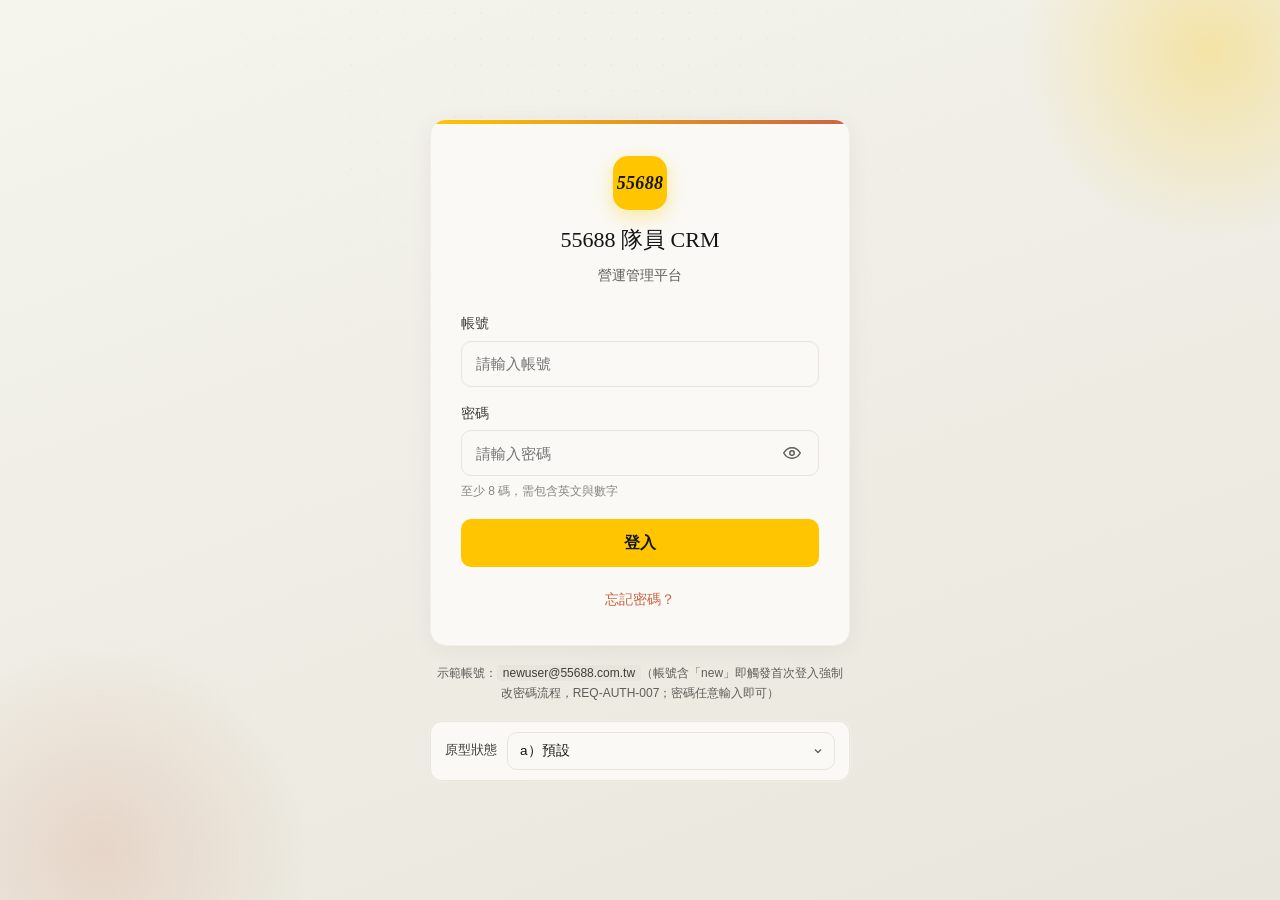
<file: pages/login.html>
<!doctype html>
<html lang="zh-Hant">
<head>
<meta charset="utf-8">
<meta name="viewport" content="width=device-width, initial-scale=1">
<title>登入｜55688 隊員 CRM</title>
<link rel="stylesheet" href="../tokens.css?v=44">
<style>
  * { box-sizing: border-box; margin: 0; padding: 0; }
  html { font-size: 16px; }
  html, body { overflow-x: hidden; }
  body {
    background: linear-gradient(160deg, var(--bg) 0%, var(--surface-warm) 100%);
    color: var(--fg); font-family: var(--font-body); line-height: var(--leading-body);
    min-height: 100dvh; position: relative;
  }
  button { font-family: inherit; }
  :focus-visible { outline: none; box-shadow: var(--focus-ring); border-radius: 8px; }

  /* 背景幾何點綴（CSS only，零依賴） */
  .bg-decor { position: fixed; inset: 0; z-index: 0; pointer-events: none; overflow: hidden; }
  .bg-decor::before {
    content: ''; position: absolute; top: -140px; right: -120px; width: 380px; height: 380px; border-radius: 50%;
    background: radial-gradient(circle, rgba(255,198,0,.28), rgba(255,198,0,0) 70%);
  }
  .bg-decor::after {
    content: ''; position: absolute; bottom: -160px; left: -110px; width: 420px; height: 420px; border-radius: 50%;
    background: radial-gradient(circle, rgba(201,100,66,.16), rgba(201,100,66,0) 70%);
  }
  .bg-dots {
    position: absolute; inset: 0;
    background-image: radial-gradient(circle, var(--border-soft) 1.4px, transparent 1.4px);
    background-size: 26px 26px; opacity: .5;
    mask-image: radial-gradient(ellipse at 50% 0%, black 0%, transparent 70%);
  }

  .login-wrap {
    position: relative; z-index: 1; min-height: 100dvh;
    display: flex; flex-direction: column; align-items: center; justify-content: center;
    gap: 18px; padding: 32px 20px;
  }

  .login-card {
    width: 100%; max-width: 420px; background: var(--surface); border: 1px solid var(--border);
    border-radius: var(--radius-lg); box-shadow: var(--elev-raised);
    padding: 36px 30px 30px; position: relative; overflow: hidden;
  }
  .login-card::before {
    content: ''; position: absolute; top: 0; left: 0; right: 0; height: 4px;
    background: linear-gradient(90deg, var(--brand-55688), var(--accent));
  }

  .brand-block { text-align: center; display: flex; flex-direction: column; align-items: center; gap: 8px; margin-bottom: 26px; }
  .brand-mark {
    width: 54px; height: 54px; border-radius: 15px; background: var(--brand-55688); color: var(--brand-55688-on);
    display: flex; align-items: center; justify-content: center; font-family: var(--font-display);
    font-weight: 700; font-style: italic; font-size: 18px; letter-spacing: .3px;
    box-shadow: 0 6px 20px rgba(255,198,0,.35);
  }
  .brand-title { font-family: var(--font-display); font-weight: 500; font-size: 22px; margin-top: 4px; }
  .brand-sub { color: var(--muted); font-size: 13.5px; }

  /* hidden 屬性優先權修正：狀態區塊自帶 display:flex，會蓋過 UA 的 [hidden]，此規則確保 hidden 一律生效 */
  [hidden] { display: none !important; }

  /* 閒置逾時 banner（REQ-AUTH-003） */
  .idle-banner {
    display: flex; gap: 8px; align-items: flex-start; background: rgba(181,51,51,.08); color: var(--danger);
    border: 1px solid rgba(181,51,51,.2); border-radius: 10px; padding: 11px 13px; font-size: 13px;
    line-height: 1.55; margin-bottom: 18px;
  }
  .idle-banner svg { flex-shrink: 0; margin-top: 2px; }

  .field { display: flex; flex-direction: column; gap: 6px; margin-bottom: 16px; }
  .field label { font-size: 13.5px; color: var(--fg-2); font-weight: 500; }
  .field input[type="email"], .field input[type="password"] {
    border: 1px solid var(--border-soft); border-radius: 10px; padding: 12px 14px; font-size: 15px;
    font-family: inherit; background: var(--surface); color: var(--fg); min-height: 46px; width: 100%;
  }
  .field input:hover { border-color: #d1cfc5; }
  .pwd-wrap { position: relative; }
  .pwd-wrap input { padding-right: 50px; }
  .pwd-toggle {
    position: absolute; right: 5px; top: 50%; transform: translateY(-50%); background: transparent; border: none;
    color: var(--muted); cursor: pointer; min-width: 44px; min-height: 44px; border-radius: 8px;
    display: flex; align-items: center; justify-content: center; transition: background var(--motion-fast), color var(--motion-fast);
  }
  .pwd-toggle:hover { background: var(--surface-warm); color: var(--fg-2); }
  .hint { font-size: 12px; color: var(--meta); }

  /* 帳密錯誤／停用等錯誤區塊 */
  .error-box {
    display: flex; gap: 8px; align-items: flex-start; background: rgba(181,51,51,.08); color: var(--danger);
    border: 1px solid rgba(181,51,51,.2); border-radius: 10px; padding: 11px 13px; font-size: 13px;
    line-height: 1.55; margin-bottom: 16px;
  }
  .error-box svg { flex-shrink: 0; margin-top: 2px; }

  /* 鎖定倒數與 super admin 提示（REQ-AUTH-006） */
  .lock-extra { background: var(--surface-warm); border-radius: 10px; padding: 12px 14px; margin-bottom: 16px; display: flex; flex-direction: column; gap: 6px; }
  .lock-timer { font-size: 13px; color: var(--fg-2); }
  .lock-timer strong { font-variant-numeric: tabular-nums; font-size: 17px; color: var(--danger); margin-left: 4px; }
  .lock-note { font-size: 12px; color: var(--muted); line-height: 1.5; }

  .btn-login {
    width: 100%; background: var(--brand-55688); color: var(--brand-55688-on); border: none; border-radius: 10px;
    padding: 13px; font-size: 15.5px; font-weight: 600; cursor: pointer; min-height: 48px; margin-top: 2px;
    transition: background var(--motion-fast), opacity var(--motion-fast);
  }
  .btn-login:hover:not(:disabled) { background: var(--brand-55688-deep); }
  .btn-login:disabled { opacity: .5; cursor: not-allowed; }

  .link-forgot {
    display: block; width: 100%; text-align: center; background: transparent; border: none; color: var(--accent);
    font-size: 13.5px; cursor: pointer; margin-top: 18px; padding: 6px; border-radius: 8px;
  }
  .link-forgot:hover { text-decoration: underline; }

  .forgot-panel { margin-top: 10px; background: var(--surface-warm); border-radius: 12px; padding: 16px; }
  .role-toggle { display: inline-flex; background: var(--surface); border-radius: 9999px; padding: 2px; box-shadow: 0 0 0 1px var(--border-soft); margin-bottom: 10px; }
  .role-toggle button {
    border: none; background: transparent; padding: 6px 14px; border-radius: 9999px; font-size: 12.5px;
    color: var(--muted); cursor: pointer; min-height: 44px; min-width: 44px; font-family: inherit;
  }
  .role-toggle button[aria-pressed="true"] { background: var(--brand-55688); color: var(--brand-55688-on); font-weight: 500; }
  .forgot-text { font-size: 13px; color: var(--fg-2); line-height: 1.7; }

  /* 示範帳號提示（登入卡下方，供走查 REQ-AUTH-007 首次登入強制改密碼） */
  .demo-hint {
    width: 100%; max-width: 420px; font-size: 12px; color: var(--muted); text-align: center;
    line-height: 1.6; padding: 0 6px;
  }
  .demo-hint code {
    background: var(--surface-warm); border-radius: 4px; padding: 1px 6px; font-family: inherit; color: var(--fg-2);
  }

  /* 原型狀態切換 */
  .proto-switcher {
    width: 100%; max-width: 420px; background: var(--surface); border: 1px solid var(--border-soft);
    border-radius: 12px; padding: 10px 14px; display: flex; align-items: center; gap: 10px; flex-wrap: wrap;
    font-size: 13px; color: var(--muted); box-shadow: var(--elev-ring);
  }
  .proto-switcher label { color: var(--fg-2); font-weight: 500; flex-shrink: 0; }
  .proto-switcher select {
    appearance: none; background: var(--surface) url('data:image/svg+xml;utf8,<svg xmlns="http://www.w3.org/2000/svg" width="12" height="12" viewBox="0 0 24 24" fill="none" stroke="%235e5d59" stroke-width="2.5"><path d="M6 9l6 6 6-6"/></svg>') no-repeat right 10px center;
    border: 1px solid var(--border-soft); border-radius: 10px; padding: 7px 30px 7px 12px;
    font-size: 13.5px; color: var(--fg); cursor: pointer; min-height: 38px; font-family: inherit; flex: 1; min-width: 180px;
  }

  @media (max-width: 480px) {
    .login-card { padding: 28px 20px 24px; }
    .brand-title { font-size: 20px; }
  }
</style>
</head>
<body>

<div class="bg-decor" aria-hidden="true"><div class="bg-dots"></div></div>

<main class="login-wrap">
  <div class="login-card" id="login-card">
    <div class="idle-banner" id="idle-banner" role="alert" hidden>
      <svg width="16" height="16" viewBox="0 0 24 24" fill="none" stroke="currentColor" stroke-width="2" aria-hidden="true"><circle cx="12" cy="12" r="10"/><path d="M12 7v5l3.2 2"/></svg>
      <span>閒置超過 8 小時，連線已失效，請重新登入（REQ-AUTH-003）</span>
    </div>

    <div class="brand-block">
      <div class="brand-mark" aria-hidden="true">55688</div>
      <div class="brand-title">55688 隊員 CRM</div>
      <div class="brand-sub">營運管理平台</div>
    </div>

    <form id="login-form" novalidate>
      <div class="field">
        <label for="f-acc">帳號</label>
        <input id="f-acc" name="acc" type="email" autocomplete="username" placeholder="請輸入帳號">
      </div>
      <div class="field">
        <label for="f-pwd">密碼</label>
        <div class="pwd-wrap">
          <input id="f-pwd" name="pwd" type="password" autocomplete="current-password" placeholder="請輸入密碼">
          <button class="pwd-toggle" id="pwd-toggle" type="button" aria-label="顯示密碼">
            <svg width="18" height="18" viewBox="0 0 24 24" fill="none" stroke="currentColor" stroke-width="2" aria-hidden="true"><path d="M1 12s4-7 11-7 11 7 11 7-4 7-11 7-11-7-11-7Z"/><circle cx="12" cy="12" r="3"/></svg>
          </button>
        </div>
        <div class="hint">至少 8 碼，需包含英文與數字</div>
      </div>

      <div class="error-box" id="error-box" role="alert" hidden>
        <svg width="16" height="16" viewBox="0 0 24 24" fill="none" stroke="currentColor" stroke-width="2" aria-hidden="true"><circle cx="12" cy="12" r="10"/><path d="M12 8v5M12 16h.01"/></svg>
        <span id="error-text"></span>
      </div>

      <div class="lock-extra" id="lock-extra" hidden>
        <div class="lock-timer">剩餘鎖定時間<strong id="lock-time">14:32</strong></div>
        <div class="lock-note">super admin 遭鎖定將通知其他 super admin，可後台立即解鎖（REQ-AUTH-006）</div>
      </div>

      <button class="btn-login" id="btn-login" type="submit">登入</button>
    </form>

    <button class="link-forgot" id="btn-forgot" type="button" aria-expanded="false" aria-controls="forgot-panel">忘記密碼？</button>

    <div class="forgot-panel" id="forgot-panel" hidden>
      <div class="role-toggle" role="group" aria-label="切換示意身份，檢視不同重設流程">
        <button type="button" data-role="user" aria-pressed="true">一般使用者</button>
        <button type="button" data-role="admin" aria-pressed="false">super admin</button>
      </div>
      <div class="forgot-text" id="forgot-text-user"></div>

      <div id="forgot-admin" hidden>
        <div class="forgot-text">break-glass 自助重設：以綁定 email 收取重設連結，不需其他管理員介入；完成後系統自動寫入審計並即時通知其他啟用中 super admin（REQ-RBAC-003）。</div>
        <div class="field" id="forgot-admin-form">
          <label for="f-reset-email">綁定 email</label>
          <input id="f-reset-email" type="email" placeholder="請輸入 super admin 綁定 email" autocomplete="email" required>
        </div>
        <button class="btn-login" id="btn-send-reset" type="button">寄送重設信</button>

        <div id="forgot-admin-sent" role="status" aria-live="polite" hidden>
          <div class="forgot-text" id="forgot-sent-text"></div>
          <button class="link-forgot" id="btn-back-login" type="button">返回登入</button>
        </div>
      </div>
    </div>
  </div>

  <div class="demo-hint">示範帳號：<code>newuser@55688.com.tw</code>（帳號含「new」即觸發首次登入強制改密碼流程，REQ-AUTH-007；密碼任意輸入即可）</div>

  <div class="login-card" id="pwdchange-card" hidden>
    <div class="brand-block">
      <div class="brand-mark" aria-hidden="true">55688</div>
      <div class="brand-title">首次登入請變更密碼</div>
      <div class="brand-sub">為保障帳號安全，請先設定新密碼再繼續</div>
    </div>

    <form id="pwdchange-form" novalidate>
      <div class="field">
        <label for="pc-new">新密碼</label>
        <div class="pwd-wrap">
          <input id="pc-new" type="password" autocomplete="new-password" placeholder="請輸入新密碼">
          <button class="pwd-toggle" id="pc-new-toggle" type="button" aria-label="顯示密碼">
            <svg width="18" height="18" viewBox="0 0 24 24" fill="none" stroke="currentColor" stroke-width="2" aria-hidden="true"><path d="M1 12s4-7 11-7 11 7 11 7-4 7-11 7-11-7-11-7Z"/><circle cx="12" cy="12" r="3"/></svg>
          </button>
        </div>
        <div class="hint">至少 8 碼，需包含英文與數字</div>
      </div>
      <div class="field">
        <label for="pc-confirm">確認密碼</label>
        <div class="pwd-wrap">
          <input id="pc-confirm" type="password" autocomplete="new-password" placeholder="請再次輸入新密碼">
          <button class="pwd-toggle" id="pc-confirm-toggle" type="button" aria-label="顯示密碼">
            <svg width="18" height="18" viewBox="0 0 24 24" fill="none" stroke="currentColor" stroke-width="2" aria-hidden="true"><path d="M1 12s4-7 11-7 11 7 11 7-4 7-11 7-11-7-11-7Z"/><circle cx="12" cy="12" r="3"/></svg>
          </button>
        </div>
      </div>

      <div class="error-box" id="pc-error" role="alert" hidden>
        <svg width="16" height="16" viewBox="0 0 24 24" fill="none" stroke="currentColor" stroke-width="2" aria-hidden="true"><circle cx="12" cy="12" r="10"/><path d="M12 8v5M12 16h.01"/></svg>
        <span id="pc-error-text"></span>
      </div>

      <button class="btn-login" id="btn-pwdchange" type="submit">完成變更</button>
    </form>
  </div>

  <div class="proto-switcher">
    <label for="proto-state">原型狀態</label>
    <select id="proto-state" aria-label="切換登入頁原型演示狀態">
      <option value="default">a）預設</option>
      <option value="wrong">b）帳密錯誤</option>
      <option value="locked">c）連續 5 次鎖定</option>
      <option value="disabled">d）帳號已停用</option>
      <option value="idle">e）閒置逾時</option>
    </select>
  </div>
</main>

<script src="../app.js?v=46"></script>
<script>
(function () {
  'use strict';
  // 登入頁例外：不放 nav、不呼叫 CRM.mountNav；僅使用 CRM.toast

  var ICON_EYE = '<svg width="18" height="18" viewBox="0 0 24 24" fill="none" stroke="currentColor" stroke-width="2" aria-hidden="true"><path d="M1 12s4-7 11-7 11 7 11 7-4 7-11 7-11-7-11-7Z"/><circle cx="12" cy="12" r="3"/></svg>';
  var ICON_EYE_OFF = '<svg width="18" height="18" viewBox="0 0 24 24" fill="none" stroke="currentColor" stroke-width="2" aria-hidden="true"><path d="M3 3l18 18M10.6 10.6a3 3 0 0 0 4.2 4.2M9.9 5.1A11 11 0 0 1 12 5c7 0 11 7 11 7a13.2 13.2 0 0 1-3.1 3.8M6.1 6.1C3.6 7.7 2 10 1 12c0 0 4 7 11 7 1.4 0 2.7-.2 3.9-.6"/></svg>';

  var STATE_MSG = {
    wrong: '帳號或密碼錯誤（第 3 次，累計 5 次將鎖定）',
    locked: '登入失敗次數過多，帳號已鎖定 15 分鐘（429）',
    disabled: '此帳號已停用（403），請聯繫管理員'
  };
  var STATE_LABEL = { wrong: '帳密錯誤', locked: '連續 5 次鎖定', disabled: '帳號已停用', idle: '閒置逾時', 'default': '預設' };

  var errorBox = document.getElementById('error-box');
  var errorText = document.getElementById('error-text');
  var idleBanner = document.getElementById('idle-banner');
  var lockExtra = document.getElementById('lock-extra');
  var loginBtn = document.getElementById('btn-login');
  var form = document.getElementById('login-form');
  var loginCard = document.getElementById('login-card');
  var pwdchangeCard = document.getElementById('pwdchange-card');
  var currentState = 'default';

  function setState(state) {
    currentState = state;
    idleBanner.hidden = (state !== 'idle');
    if (STATE_MSG[state]) {
      errorText.textContent = STATE_MSG[state];
      errorBox.hidden = false;
    } else {
      errorBox.hidden = true;
      errorText.textContent = '';
    }
    lockExtra.hidden = (state !== 'locked');
    loginBtn.disabled = (state === 'locked');
    /* 切換原型狀態時重置首次登入改密碼流程，回到一般登入卡（REQ-AUTH-007） */
    loginCard.hidden = false;
    pwdchangeCard.hidden = true;
  }
  document.getElementById('proto-state').addEventListener('change', function (e) { setState(e.target.value); });

  /* 密碼顯示／隱藏（共用：登入密碼欄＋首次登入改密碼卡的新密碼／確認密碼欄） */
  function wirePwdToggle(toggleEl, inputEl) {
    toggleEl.addEventListener('click', function () {
      var showing = inputEl.type === 'text';
      inputEl.type = showing ? 'password' : 'text';
      toggleEl.setAttribute('aria-label', showing ? '顯示密碼' : '隱藏密碼');
      toggleEl.innerHTML = showing ? ICON_EYE : ICON_EYE_OFF;
    });
  }
  var pwdInput = document.getElementById('f-pwd');
  var pwdToggle = document.getElementById('pwd-toggle');
  wirePwdToggle(pwdToggle, pwdInput);

  /* 首次登入強制改密碼（REQ-AUTH-007，使用者拍板預設密碼模式）：
     deterministic 示範新帳號＝帳號含「new」或等於示範帳號 newuser@55688.com.tw；
     一般帳號登入行為不變（仍直接導向總覽）。 */
  var DEMO_NEW_ACCOUNT = 'newuser@55688.com.tw';
  var accInput = document.getElementById('f-acc');
  function isFirstLoginAccount(acc) {
    acc = String(acc || '').trim().toLowerCase();
    if (!acc) return false;
    return acc === DEMO_NEW_ACCOUNT || acc.indexOf('new') !== -1;
  }
  function showFirstLoginCard() {
    loginCard.hidden = true;
    pwdchangeCard.hidden = false;
    pcNew.focus();
  }

  /* 送出（Enter 或按鈕皆觸發 submit；原型直接放行，REQ-E2E-001） */
  form.addEventListener('submit', function (e) {
    e.preventDefault();
    if (loginBtn.disabled) return;
    if (currentState === 'default' || currentState === 'idle') {
      if (isFirstLoginAccount(accInput.value)) {
        showFirstLoginCard();
        return;
      }
      location.href = 'overview.html';
    } else {
      CRM.toast('原型示意：目前為「' + STATE_LABEL[currentState] + '」狀態演示，不會真的登入');
    }
  });

  /* 首次登入改密碼表單：新密碼／確認密碼驗證＋完成（REQ-AUTH-007） */
  var pcForm = document.getElementById('pwdchange-form');
  var pcNew = document.getElementById('pc-new');
  var pcConfirm = document.getElementById('pc-confirm');
  var pcError = document.getElementById('pc-error');
  var pcErrorText = document.getElementById('pc-error-text');
  wirePwdToggle(document.getElementById('pc-new-toggle'), pcNew);
  wirePwdToggle(document.getElementById('pc-confirm-toggle'), pcConfirm);

  pcForm.addEventListener('submit', function (e) {
    e.preventDefault();
    if (pcNew.value.length < 8 || !/[A-Za-z]/.test(pcNew.value) || !/[0-9]/.test(pcNew.value)) {
      pcErrorText.textContent = '新密碼至少 8 碼，需包含英文與數字';
      pcError.hidden = false;
      pcNew.focus();
      return;
    }
    if (pcNew.value !== pcConfirm.value) {
      pcErrorText.textContent = '兩次輸入的密碼不一致，請重新輸入';
      pcError.hidden = false;
      pcConfirm.focus();
      return;
    }
    pcError.hidden = true;
    CRM.toast('密碼已變更（寫入審計）——正式版導向總覽');
  });

  /* 忘記密碼（頁內展開，不跳頁；REQ-AUTH-004／REQ-RBAC-003） */
  var forgotBtn = document.getElementById('btn-forgot');
  var forgotPanel = document.getElementById('forgot-panel');
  var forgotTextUser = document.getElementById('forgot-text-user');
  var forgotAdmin = document.getElementById('forgot-admin');
  var forgotAdminForm = document.getElementById('forgot-admin-form');
  var resetEmailInput = document.getElementById('f-reset-email');
  var btnSendReset = document.getElementById('btn-send-reset');
  var forgotAdminSent = document.getElementById('forgot-admin-sent');
  var forgotSentText = document.getElementById('forgot-sent-text');
  var btnBackLogin = document.getElementById('btn-back-login');
  forgotTextUser.textContent = '請聯繫管理員於後台重設（admin.users）；登入後可於個人選單自行變更密碼。';

  /* email 去識別化：沿用 CRM.maskName 遮罩規則，分別套用於帳號段與網域主段（示意，非真寄送） */
  function maskEmailDisplay(email) {
    var parts = String(email || '').split('@');
    if (parts.length !== 2 || !parts[0] || !parts[1]) return '○○@○○';
    var domainParts = parts[1].split('.');
    var domainRest = domainParts.slice(1).join('.');
    return CRM.maskName(parts[0]) + '@' + CRM.maskName(domainParts[0]) + (domainRest ? '.' + domainRest : '');
  }

  /* break-glass 表單重置：回到「輸入 email」步驟（切換角色分頁／關閉面板／返回登入時呼叫） */
  function resetAdminFlow() {
    resetEmailInput.value = '';
    forgotAdminForm.hidden = false;
    btnSendReset.hidden = false;
    forgotAdminSent.hidden = true;
  }

  function paintRole(role) {
    forgotPanel.querySelectorAll('.role-toggle button').forEach(function (b) {
      b.setAttribute('aria-pressed', String(b.dataset.role === role));
    });
    forgotTextUser.hidden = (role !== 'user');
    forgotAdmin.hidden = (role !== 'admin');
    if (role === 'admin') resetAdminFlow();
  }
  forgotBtn.addEventListener('click', function () {
    var show = forgotPanel.hidden;
    forgotPanel.hidden = !show;
    forgotBtn.setAttribute('aria-expanded', String(show));
    if (show) paintRole('user');
  });
  forgotPanel.querySelectorAll('.role-toggle button').forEach(function (b) {
    b.addEventListener('click', function () { paintRole(b.dataset.role); });
  });

  /* super admin break-glass：寄送重設信 → 切換為確認畫面（REQ-RBAC-003，示意無真寄送，deterministic） */
  btnSendReset.addEventListener('click', function () {
    var val = resetEmailInput.value.trim();
    if (!val || !resetEmailInput.checkValidity()) {
      CRM.toast('請輸入有效的 super admin 綁定 email');
      resetEmailInput.focus();
      return;
    }
    forgotSentText.textContent = '重設信已寄出至 ' + maskEmailDisplay(val) + '（示意）——連結 30 分鐘內有效；完成重設後寫入審計（REQ-SET-004）';
    forgotAdminForm.hidden = true;
    btnSendReset.hidden = true;
    forgotAdminSent.hidden = false;
    btnBackLogin.focus();
  });

  btnBackLogin.addEventListener('click', function () {
    forgotPanel.hidden = true;
    forgotBtn.setAttribute('aria-expanded', 'false');
    resetAdminFlow();
    forgotBtn.focus();
  });

  setState('default');
})();
</script>

</body>
</html>
</file>
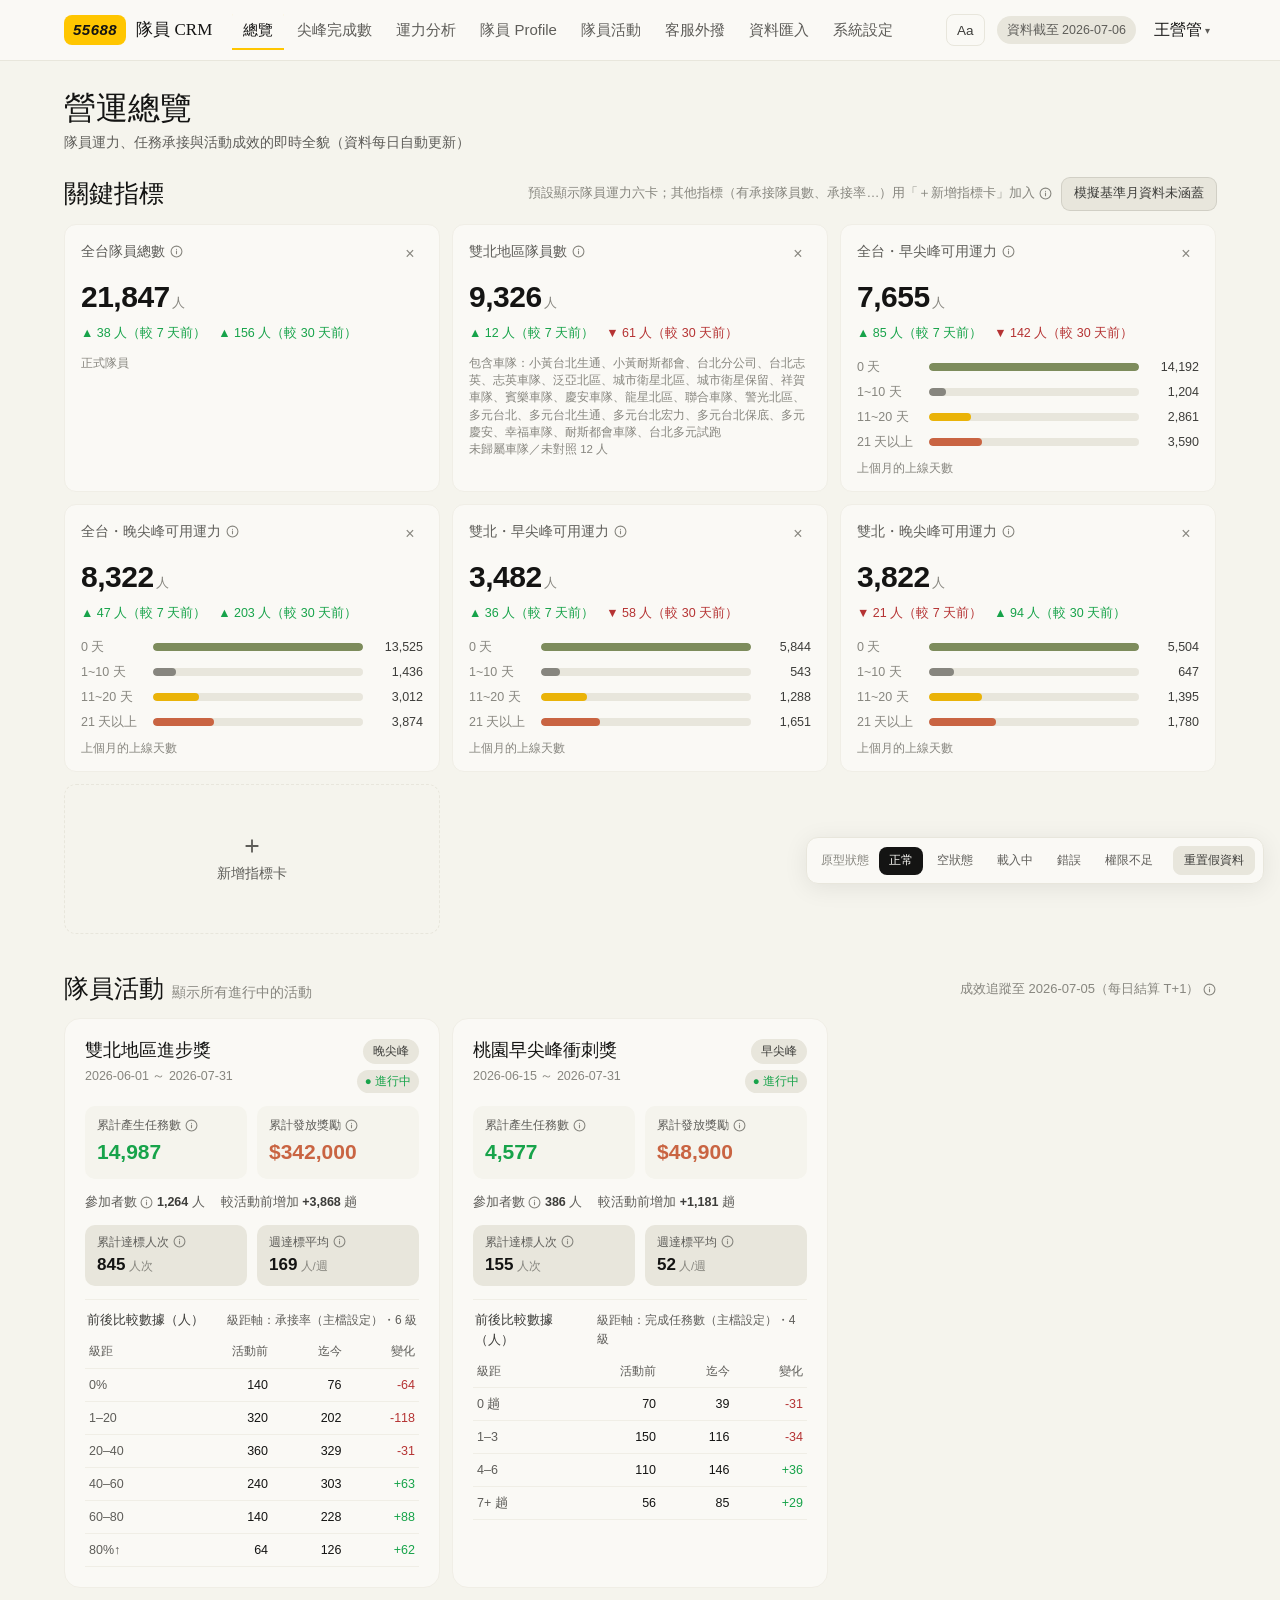
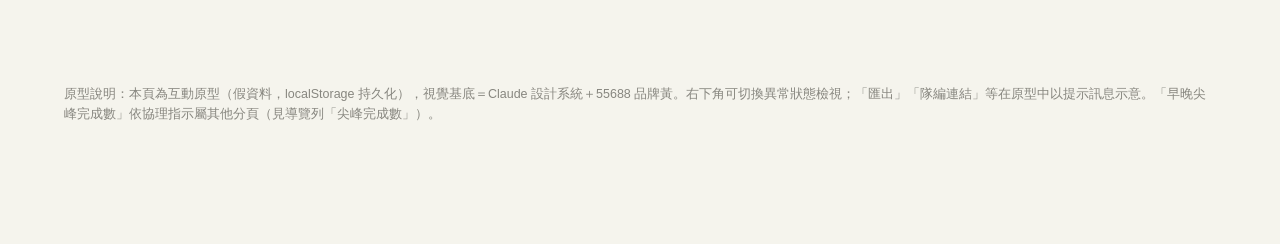
<file: pages/overview.html>
<!DOCTYPE html>
<html lang="zh-Hant">
<head>
<meta charset="UTF-8">
<meta name="viewport" content="width=device-width, initial-scale=1">
<title>營運總覽 — 55688 隊員 CRM</title>
<link rel="stylesheet" href="../tokens.css?v=44">
<style>
  * { box-sizing: border-box; margin: 0; padding: 0; }
  html { font-size: 16px; }
  body {
    background: var(--bg);
    color: var(--fg);
    font-family: var(--font-body);
    line-height: var(--leading-body);
    min-height: 100dvh;
  }
  a { color: inherit; text-decoration: none; }
  button { font-family: inherit; }
  :focus-visible { outline: none; box-shadow: var(--focus-ring); border-radius: 8px; }

  /* ── 導覽列 ── */
  #crm-nav { position: sticky; top: 0; z-index: 100; background: var(--surface); border-bottom: 1px solid var(--border-soft); }
  .nav-inner { max-width: var(--container-max); margin: 0 auto; padding: 0 var(--container-gutter-desktop); display: flex; align-items: center; gap: 20px; height: 60px; }
  .nav-brand { display: flex; align-items: center; gap: 10px; flex-shrink: 0; }
  .brand-badge { background: var(--brand-55688); color: var(--brand-55688-on); font-weight: 700; font-style: italic; padding: 3px 9px; border-radius: 8px; font-size: 15px; letter-spacing: .5px; }
  .brand-title { font-family: var(--font-display); font-weight: 500; font-size: 17px; }
  .nav-links { display: flex; gap: 2px; overflow-x: auto; flex: 1; }
  .nav-link { padding: 8px 11px; border-radius: 8px; font-size: 15px; color: var(--muted); white-space: nowrap; transition: color var(--motion-fast), background var(--motion-fast); min-height: 36px; display: inline-flex; align-items: center; }
  .nav-link:hover { color: var(--fg); background: var(--surface-warm); }
  .nav-link.active { color: var(--fg); font-weight: 500; box-shadow: inset 0 -2px 0 var(--brand-55688); border-radius: 8px 8px 0 0; }
  .nav-link.pending { opacity: .55; }
  .nav-meta { display: flex; align-items: center; gap: 12px; flex-shrink: 0; }
  .data-chip { font-size: 12.5px; color: var(--muted); background: var(--surface-warm); padding: 4px 10px; border-radius: 9999px; }
  .nav-user { font-size: 14px; color: var(--fg-2); }

  /* ── 版面 ── */
  .page { max-width: var(--container-max); margin: 0 auto; padding: 28px var(--container-gutter-desktop) 96px; }
  .page-head { display: flex; align-items: flex-end; justify-content: space-between; gap: 16px; margin-bottom: 24px; flex-wrap: wrap; }
  h1 { font-family: var(--font-display); font-weight: 500; font-size: 32px; line-height: 1.2; }
  .page-sub { color: var(--muted); font-size: 14px; margin-top: 4px; }
  .filters { display: flex; gap: 8px; align-items: center; flex-wrap: wrap; }
  select {
    appearance: none; background: var(--surface) url('data:image/svg+xml;utf8,<svg xmlns="http://www.w3.org/2000/svg" width="12" height="12" viewBox="0 0 24 24" fill="none" stroke="%235e5d59" stroke-width="2.5"><path d="M6 9l6 6 6-6"/></svg>') no-repeat right 10px center;
    border: 1px solid var(--border-soft); border-radius: 12px; padding: 8px 32px 8px 14px;
    font-size: 14.5px; color: var(--fg); cursor: pointer; min-height: 40px; font-family: inherit;
  }
  select:hover { border-color: #d1cfc5; }

  h2 { font-family: var(--font-display); font-weight: 500; font-size: 25px; line-height: 1.2; }
  .sec { margin-top: 40px; }
  .sec-head { display: flex; align-items: center; justify-content: space-between; gap: 16px; margin-bottom: 14px; flex-wrap: wrap; }
  .sec-head .hint { color: var(--meta); font-size: 13px; }

  /* ── ① 關鍵指標排卡區（協理：同一區塊＝KPI＋排卡） ── */
  .kpi-grid { display: grid; grid-template-columns: repeat(3, 1fr); gap: 12px; align-items: stretch; }
  @media (max-width: 1000px) { .kpi-grid { grid-template-columns: repeat(2, 1fr); } }
  @media (max-width: 640px)  { .kpi-grid { grid-template-columns: 1fr; } }
  .kpi-card {
    background: var(--surface); border: 1px solid var(--border); border-radius: 12px;
    padding: 16px 16px 14px; position: relative; transition: box-shadow var(--motion-base) var(--ease-standard);
    display: flex; flex-direction: column;
    min-width: 0; /* 長備註（nowrap 截斷）不得撐爆 grid 欄寬 */
  }
  .kpi-card:hover { box-shadow: var(--elev-raised); }
  .kpi-top { display: flex; justify-content: space-between; align-items: flex-start; gap: 8px; }
  .kpi-label { font-size: 13.5px; color: var(--muted); display: flex; align-items: center; gap: 5px; }
  .kpi-remove { border: none; background: transparent; color: var(--meta); cursor: pointer; font-size: 16px; line-height: 1; padding: 2px 6px; border-radius: 6px; min-width: 26px; min-height: 26px; }
  .kpi-remove:hover { background: var(--surface-warm); color: var(--danger); }
  .kpi-value { font-size: 30px; font-weight: 600; letter-spacing: -0.5px; margin-top: 6px; font-variant-numeric: tabular-nums; }
  .kpi-unit { font-size: 13px; color: var(--meta); font-weight: 400; margin-left: 2px; }
  .kpi-buckets { margin-top: 10px; display: grid; gap: 5px; }
  .bucket { display: grid; grid-template-columns: 64px 1fr 52px; align-items: center; gap: 8px; font-size: 12.5px; }
  .bucket .bk-label { color: var(--meta); white-space: nowrap; }
  .bucket .bk-bar { height: 8px; border-radius: 9999px; background: var(--surface-warm); overflow: hidden; }
  .bucket .bk-bar > i { display: block; height: 100%; border-radius: 9999px; }
  .bucket .bk-val { text-align: right; color: var(--fg-2); font-variant-numeric: tabular-nums; }
  /* 備註自動換行填滿卡片剩餘空間；可容納行數由 clampNotes() 依卡高計算，超出才截斷 */
  .kpi-note { margin-top: 8px; font-size: 11.5px; color: var(--meta); line-height: 1.5; overflow: hidden; display: -webkit-box; -webkit-box-orient: vertical; -webkit-line-clamp: 1; }
  /* 基準月資料未涵蓋（REQ-OV-003／SR-RT-105）：取代主數字與級距列，不得以 0 呈現 */
  .kpi-uncovered { margin-top: 12px; padding: 16px 10px; text-align: center; background: var(--surface-warm); border-radius: 10px; display: flex; flex-direction: column; align-items: center; gap: 6px; }
  .kpi-uncovered-icon { font-size: 22px; }
  .kpi-uncovered-text { font-size: 13.5px; color: var(--fg-2); font-weight: 500; display: inline-flex; align-items: center; gap: 4px; justify-content: center; }
  .kpi-cmp { display: flex; gap: 12px; flex-wrap: wrap; margin: 2px 0 4px; }
  .kpi-trend-row { display: flex; justify-content: space-between; align-items: center; margin-top: 12px; gap: 8px; }
  .kpi-delta { font-size: 12.5px; }
  .trend-up { color: var(--success); }
  .trend-down { color: var(--danger); }
  .trend-na { color: var(--meta); }
  .kpi-spark { margin-top: 6px; }
  .metric-toggle { display: inline-flex; background: var(--surface-warm); border-radius: 9999px; padding: 2px; }
  .metric-toggle button { border: none; background: transparent; padding: 4px 12px; border-radius: 9999px; font-size: 12px; color: var(--muted); cursor: pointer; min-height: 26px; }
  .metric-toggle button[aria-pressed="true"] { background: var(--surface); color: var(--fg); box-shadow: 0 0 0 1px var(--border-soft); }
  .add-card {
    border: 1.5px dashed var(--border-soft); border-radius: 12px; display: flex; flex-direction: column;
    align-items: center; justify-content: center; gap: 8px; color: var(--muted); cursor: pointer;
    background: transparent; min-height: 150px; font-size: 14px; transition: border-color var(--motion-fast), color var(--motion-fast);
  }
  .add-card:hover { border-color: var(--accent); color: var(--accent); }

  /* ── 口徑 info icon（REQ-GEN-002） ── */
  .crm-info { position: relative; display: inline-flex; color: var(--meta); cursor: help; vertical-align: middle; }
  .crm-info:hover, .crm-info:focus-visible { color: var(--fg-2); }
  .crm-info-tip {
    position: absolute; bottom: calc(100% + 8px); left: 50%; transform: translateX(-50%);
    background: var(--fg); color: var(--surface); font-size: 12px; line-height: 1.5;
    padding: 8px 12px; border-radius: 8px; width: max-content; max-width: 260px;
    opacity: 0; pointer-events: none; transition: opacity var(--motion-fast); z-index: 500; text-align: left;
  }
  .crm-info:hover .crm-info-tip, .crm-info:focus-visible .crm-info-tip { opacity: 1; }

  /* ── 卡片容器與按鈕 ── */
  .panel { background: var(--surface); border: 1px solid var(--border); border-radius: 16px; padding: 22px; }
  .legend { display: flex; gap: 16px; align-items: center; font-size: 13px; color: var(--muted); flex-wrap: wrap; }
  .legend i { display: inline-block; width: 10px; height: 10px; border-radius: 3px; margin-right: 6px; vertical-align: baseline; }
  .btn {
    display: inline-flex; align-items: center; gap: 6px; border: none; cursor: pointer;
    border-radius: 8px; font-size: 14px; padding: 8px 14px; min-height: 40px;
    background: var(--surface-warm); color: var(--fg-2); box-shadow: 0 0 0 1px #d1cfc5;
    transition: background var(--motion-fast), box-shadow var(--motion-fast), transform var(--motion-fast);
  }
  .btn:hover { background: #e0ddd1; }
  .btn:active { transform: scale(.98); }
  .btn-primary { background: var(--accent); color: var(--accent-on); box-shadow: 0 0 0 1px var(--accent); }
  .btn-primary:hover { background: var(--accent-hover); }

  /* ── 活動卡（對齊 M6 活動頁改版：KPI 帶＋達標摘要＋主檔分析級距分布，REQ-OV-006） ── */
  .act-grid { display: grid; grid-template-columns: repeat(3, 1fr); gap: 12px; }
  @media (max-width: 1000px) { .act-grid { grid-template-columns: 1fr; } }
  /* hover 不用 transform：transform 會讓卡內 ⓘ tooltip 的 position:fixed 錨點跑掉（2026-07-15 活動頁同款問題，同構預防） */
  .act-card { background: var(--surface); border: 1px solid var(--border); border-radius: 16px; padding: 20px; display: flex; flex-direction: column; gap: 13px; cursor: pointer; transition: box-shadow var(--motion-fast), border-color var(--motion-fast); }
  .act-card:hover { box-shadow: var(--elev-raised); border-color: #d1cfc5; }
  .act-card:hover .act-name { color: var(--accent); }
  .act-head { display: flex; justify-content: space-between; align-items: flex-start; gap: 8px; }
  .act-name { font-family: var(--font-display); font-weight: 500; font-size: 18px; line-height: 1.3; transition: color var(--motion-fast); }
  .act-dates { color: var(--meta); font-size: 12.5px; margin-top: 3px; }
  .act-head-side { display: flex; flex-direction: column; align-items: flex-end; gap: 6px; flex-shrink: 0; }
  .act-type { background: var(--surface-warm); color: var(--fg-2); font-size: 12px; padding: 3px 10px; border-radius: 9999px; white-space: nowrap; }
  .act-badge-ongoing { font-size: 11.5px; color: var(--success); background: var(--surface-warm); padding: 2px 8px; border-radius: 9999px; white-space: nowrap; }
  /* KPI 帶（協理視覺重點：累計產生任務數＋累計發放獎勵） */
  .act-hero { display: grid; grid-template-columns: 1fr 1fr; gap: 10px; }
  .act-stat { background: var(--bg); border-radius: 10px; padding: 10px 12px; }
  .act-stat .k { font-size: 12px; color: var(--muted); display: flex; align-items: center; gap: 4px; }
  .act-stat .v { font-size: 21px; font-weight: 600; margin-top: 2px; font-variant-numeric: tabular-nums; }
  .act-stat.cost .v { color: var(--accent); }
  .act-stat.gain .v { color: var(--success); }
  .act-sub { display: flex; gap: 16px; font-size: 12.5px; color: var(--muted); flex-wrap: wrap; }
  .act-sub b { color: var(--fg-2); font-variant-numeric: tabular-nums; }
  /* 達標摘要列（累計達標人次＋週達標平均） */
  .act-summary { display: grid; grid-template-columns: 1fr 1fr; gap: 10px; }
  .as-cell { background: var(--surface-warm); border-radius: 10px; padding: 8px 12px; }
  .as-cell .k { font-size: 11.5px; color: var(--muted); display: flex; align-items: center; gap: 4px; }
  .as-cell .v { font-size: 17px; font-weight: 600; margin-top: 1px; font-variant-numeric: tabular-nums; }
  .as-cell .u { font-size: 11.5px; color: var(--meta); font-weight: 400; }
  /* 級距分布（依主檔分析級距，維度各卡不同） */
  /* 展開前後比較數據表（級距×活動前/迄今/變化） */
  .act-detail { border-top: 1px solid var(--border); padding-top: 4px; }
  .act-detail-head { font-size: 12.5px; color: var(--fg-2); display: flex; justify-content: space-between; align-items: baseline; gap: 8px; padding: 6px 2px 2px; }
  .act-detail-head span:last-child { font-size: 12px; color: var(--muted); }
  .act-detail table { border-collapse: collapse; width: 100%; font-size: 12.5px; table-layout: fixed; margin-top: 4px; }
  .act-detail th, .act-detail td { padding: 6px 4px; text-align: right; border-bottom: 1px solid var(--border); font-variant-numeric: tabular-nums; white-space: nowrap; }
  .act-detail th { color: var(--muted); font-weight: 500; font-size: 12px; }
  .act-detail th:first-child, .act-detail td:first-child { text-align: left; color: var(--muted); width: 34%; }

  /* ── 圖表 ── */
  .chart-wrap { overflow-x: auto; }
  svg text { font-family: var(--font-body); }
  .grid-line { stroke: var(--border-soft); stroke-width: 1; }
  .bar { transition: opacity var(--motion-fast); cursor: pointer; }
  .bar:hover { opacity: .8; }

  /* ── 狀態層 ── */
  .state-layer { display: none; padding: 72px 24px; text-align: center; }
  .state-layer.show { display: block; }
  .state-icon { font-size: 40px; margin-bottom: 12px; }
  .state-title { font-family: var(--font-display); font-weight: 500; font-size: 20px; }
  .state-desc { color: var(--muted); font-size: 14px; margin-top: 6px; }
  .state-layer .btn { margin-top: 18px; }
  .skeleton { border-radius: 12px; background: linear-gradient(90deg, var(--surface-warm) 25%, #f0eee4 50%, var(--surface-warm) 75%); background-size: 200% 100%; animation: shim 1.4s infinite; }
  @keyframes shim { 0% { background-position: 200% 0; } 100% { background-position: -200% 0; } }
  @media (prefers-reduced-motion: reduce) { .skeleton { animation: none; } * { transition-duration: 0ms !important; } }

  /* ── Modal ── */
  .modal-backdrop { position: fixed; inset: 0; background: rgba(20, 20, 19, .45); z-index: 8000; display: none; align-items: center; justify-content: center; padding: 16px; }
  .modal-backdrop.show { display: flex; }
  .modal { background: var(--surface); border-radius: 16px; width: 440px; max-width: 100%; padding: 24px; box-shadow: rgba(0,0,0,.18) 0 12px 48px; }
  .modal h3 { font-family: var(--font-display); font-weight: 500; font-size: 20px; margin-bottom: 6px; }
  .modal p.desc { color: var(--muted); font-size: 13.5px; margin-bottom: 16px; }
  .field { margin-bottom: 14px; }
  .field label { display: block; font-size: 13.5px; color: var(--fg-2); margin-bottom: 5px; font-weight: 500; }
  .field select { width: 100%; }
  .field select option:disabled { color: var(--meta); }
  .field-note { font-size: 12px; color: var(--meta); margin-top: 5px; line-height: 1.5; }
  .modal-foot { display: flex; justify-content: flex-end; gap: 8px; margin-top: 20px; }

  footer.proto-note { max-width: var(--container-max); margin: 0 auto; padding: 0 24px 120px; color: var(--meta); font-size: 12.5px; }
</style>
</head>
<body>

<nav id="crm-nav" aria-label="全站導覽"></nav>

<main class="page" id="main">

  <div class="page-head">
    <div>
      <h1>營運總覽</h1>
      <div class="page-sub">隊員運力、任務承接與活動成效的即時全貌（資料每日自動更新）</div>
    </div>
  </div>

  <div id="content-normal">

    <!-- ① 關鍵指標（隊員運力＋隊員承接數合併；預設運力六卡，其餘由指標池新增；「承接任務的分布」已隨運力查詢移除歸檔 2026-07-13） -->
    <section class="sec" style="margin-top:8px" aria-label="關鍵指標">
      <div class="sec-head">
        <h2>關鍵指標</h2>
        <div style="display:flex;align-items:center;gap:10px;flex-wrap:wrap">
          <span class="hint">預設顯示隊員運力六卡；其他指標（有承接隊員數、承接率…）用「＋新增指標卡」加入 <span id="key-hint"></span></span>
          <button class="btn" type="button" id="btn-baseline-demo" aria-pressed="false" style="font-size:12.5px;padding:5px 12px;min-height:32px" title="走查用：模擬上個月（基準月）上線資料未匯入時，可用運力卡的顯示方式">模擬基準月資料未涵蓋</button>
        </div>
      </div>
      <div class="kpi-grid" id="key-cards"></div>
    </section>

    <!-- ② 隊員活動（進行中活動之成效與費用；前後比較可展開數據） -->
    <section class="sec" aria-label="隊員活動">
      <div class="sec-head">
        <h2>隊員活動<span style="font-size:14px;color:var(--meta);font-family:var(--font-body);margin-left:8px">顯示所有進行中的活動</span></h2>
        <span class="hint" id="act-asof"></span>
      </div>
      <div class="act-grid" id="act-grid"></div>
    </section>

  </div>

  <!-- 狀態層 -->
  <div class="state-layer" id="st-empty">
    <div class="state-icon" aria-hidden="true">🗂️</div>
    <div class="state-title">尚無資料</div>
    <div class="state-desc">此期間還沒有匯入任何營運數據，請先到「資料匯入」上傳檔案。</div>
    <button class="btn btn-primary" type="button" onclick="CRM.toast('前往資料匯入（原型示意）')">前往資料匯入</button>
  </div>
  <div class="state-layer" id="st-loading" aria-label="載入中">
    <div style="display:grid;gap:12px;max-width:960px;margin:0 auto">
      <div class="skeleton" style="height:150px"></div>
      <div class="skeleton" style="height:280px"></div>
      <div class="skeleton" style="height:180px"></div>
    </div>
  </div>
  <div class="state-layer" id="st-error">
    <div class="state-icon" aria-hidden="true">⚠️</div>
    <div class="state-title">資料載入失敗</div>
    <div class="state-desc">連線發生問題（HTTP 500），請稍後再試；若持續發生請聯絡系統管理員。</div>
    <button class="btn" type="button" onclick="CRM.toast('重新載入（原型示意）')">重試</button>
  </div>
  <div class="state-layer" id="st-forbidden">
    <div class="state-icon" aria-hidden="true">🔒</div>
    <div class="state-title">無權限檢視此頁</div>
    <div class="state-desc">你的帳號沒有「總覽（overview.view）」權限，需要存取請聯絡系統管理員開通。</div>
  </div>

</main>

<footer class="proto-note">
  原型說明：本頁為互動原型（假資料，localStorage 持久化），視覺基底＝Claude 設計系統＋55688 品牌黃。右下角可切換異常狀態檢視；「匯出」「隊編連結」等在原型中以提示訊息示意。「早晚尖峰完成數」依協理指示屬其他分頁（見導覽列「尖峰完成數」）。
</footer>

<!-- 新增指標卡 modal -->
<div class="modal-backdrop" id="modal-add" role="dialog" aria-modal="true" aria-labelledby="m-title">
  <div class="modal">
    <h3 id="m-title">新增指標卡</h3>
    <p class="desc">從內建指標池挑選指標並設定條件，數字口徑由系統統一控制。</p>
    <div class="field"><label for="m-metric">指標</label><select id="m-metric"></select></div>
    <div class="field"><label for="m-scope">地區範圍</label>
      <select id="m-scope"></select>
      <div class="field-note" id="m-scope-note"></div></div>
    <div class="field"><label for="m-peak">時段</label>
      <select id="m-peak"><option>全日</option><option>早尖峰</option><option>晚尖峰</option></select></div>
    <div class="modal-foot">
      <button class="btn" type="button" id="m-cancel">取消</button>
      <button class="btn btn-primary" type="button" id="m-ok">加入卡片</button>
    </div>
  </div>
</div>

<!-- 參加隊員名單彈窗已移除（2026-07-14 使用者走查回饋）：參加者細節改由活動卡下鑽單一活動之參加隊員清單（含 Profile 連結） -->

<script src="../app.js?v=46"></script>
<script>
(function () {
  'use strict';
  var DB = CRM.load();
  CRM.mountNav('overview', DB.meta.dataAsOf);

  /* 走查用旗標（REQ-OV-003）：模擬基準月（上個月）無成功匯入之上線資料——只影響本頁渲染，不改 app.js/DB 資料 */
  var demoBaselineUncovered = false;

  /* ═══ 共用：級距列 ═══ */
  var bucketColors = ['var(--chart-3)', 'var(--chart-4)', 'var(--chart-2)', 'var(--chart-1)'];
  function bucketRows(pairs) {
    var max = Math.max.apply(null, pairs.map(function (p) { return p[1]; }));
    return pairs.map(function (p, i) {
      return '<div class="bucket"><span class="bk-label">' + p[0] + '</span>' +
        '<span class="bk-bar"><i style="width:' + Math.round(p[1] / max * 100) + '%;background:' + bucketColors[i % bucketColors.length] + '"></i></span>' +
        '<span class="bk-val">' + CRM.fmt(p[1]) + '</span></div>';
    }).join('');
  }

  /* 每卡「較 7 天前／較 30 天前」增減（REQ-OV-011／SR-RT-106：基準日無資料顯示「—」＋ tooltip） */
  function deltaRow(d7, d30, isRate) {
    function badge(v, label) {
      if (v === null || v === undefined) {
        return '<span class="kpi-delta trend-na">— （較 ' + label + '）' + CRM.infoIcon('基準日無資料') + '</span>';
      }
      var up = v >= 0;
      var num = isRate ? (Math.round(Math.abs(v) * 10) / 10) + ' 百分點' : CRM.fmt(Math.abs(v)) + ' 人';
      return '<span class="kpi-delta ' + (up ? 'trend-up' : 'trend-down') + '">' + (up ? '▲' : '▼') + ' ' + num + '（較 ' + label + '）</span>';
    }
    var h = badge(d7, '7 天前') + badge(d30, '30 天前');
    return h ? '<div class="kpi-cmp">' + h + '</div>' : '';
  }

  /* ═══ ① 關鍵指標排卡（預設運力六卡；其餘由指標池新增；可移除、自動儲存） ═══ */
  document.getElementById('key-hint').innerHTML =
    CRM.infoIcon('可用運力＝上個月該尖峰時段有上線（≥1 天）之隊員數；級距＝上個月上線天數 0／1~10／11~20／21 天以上（0 天列示供參考、不計入主數字）。每張卡顯示較 7 天前與較 30 天前之增減；有承接隊員數等指標可自指標池加入');
  function sparkline(vals, color) {
    var W = 260, H = 48, pad = 4;
    var mn = Math.min.apply(null, vals), mx = Math.max.apply(null, vals);
    var span = (mx - mn) || 1;
    var pts = vals.map(function (v, i) {
      return [pad + (W - pad * 2) * i / (vals.length - 1), H - pad - (H - pad * 2) * (v - mn) / span];
    });
    var line = pts.map(function (p) { return p.join(','); }).join(' ');
    var area = 'M' + pts[0][0] + ',' + (H - pad) + ' L' + pts.map(function (p) { return p.join(','); }).join(' L') + ' L' + pts[pts.length - 1][0] + ',' + (H - pad) + ' Z';
    return '<svg viewBox="0 0 ' + W + ' ' + H + '" width="100%" height="48" aria-hidden="true">' +
      '<path d="' + area + '" fill="' + color + '" opacity="0.12"/>' +
      '<polyline points="' + line + '" fill="none" stroke="' + color + '" stroke-width="2" stroke-linecap="round"/>' +
      '<circle cx="' + pts[pts.length - 1][0] + '" cy="' + pts[pts.length - 1][1] + '" r="3" fill="' + color + '"/></svg>';
  }
  function renderKeyCards() {
    var wrap = document.getElementById('key-cards');
    var html = '';
    DB.keyCards.forEach(function (c) {
      // 雙北隊員數卡（k2）補「未歸屬車隊／未對照」提示（REQ-OV-002/SR-RT-104）：app.js 不動、只在渲染層附加
      var noteText = c.note || '', infoText = c.info || '';
      if (c.id === 'k2') {
        noteText = (noteText ? noteText + '\n' : '') + '未歸屬車隊／未對照 12 人';
        infoText += '；未對照者不計入雙北數、仍計入全台總數；與匯入警告清單對賬（SR-RT-104）';
      }
      var inner = '<div class="kpi-top"><div class="kpi-label">' + c.label + ' ' + CRM.infoIcon(infoText) + '</div>' +
        '<button class="kpi-remove" type="button" aria-label="移除「' + c.label + '」卡片" data-remove="' + c.id + '">×</button></div>';
      // 備註過長以 … 截斷、hover 顯示全文（title）
      var noteHtml = noteText ? '<div class="kpi-note" title="' + noteText.replace(/"/g, '&quot;') + '">' + noteText.replace(/\n/g, '<br>') + '</div>' : '';
      if (c.kind === 'simple') {
        inner += '<div class="kpi-value">' + CRM.fmt(c.value) + '<span class="kpi-unit">人</span></div>' +
          deltaRow(c.d7, c.d30) + noteHtml;
      } else if (c.kind === 'buckets') {
        if (demoBaselineUncovered) {
          // 基準月（上個月）無成功匯入之上線資料：取代主數字與級距列，不得以 0 呈現使人誤判運力歸零（REQ-OV-003／SR-RT-105）
          inner += '<div class="kpi-uncovered"><span class="kpi-uncovered-icon" aria-hidden="true">🗓️</span>' +
            '<span class="kpi-uncovered-text">基準月資料未涵蓋' +
            CRM.infoIcon('上個月（基準月）無成功匯入之上線資料（資料起點當月或匯入斷檔），暫無法計算可用運力；待資料補齊匯入後自動恢復顯示（SR-RT-105）') +
            '</span></div>';
        } else {
          inner += '<div class="kpi-value">' + CRM.fmt(c.b1 + c.b2 + c.b3) + '<span class="kpi-unit">人</span></div>' +
            deltaRow(c.d7, c.d30) +
            '<div class="kpi-buckets">' + bucketRows([['0 天', c.b0], ['1~10 天', c.b1], ['11~20 天', c.b2], ['21 天以上', c.b3]]) + '</div>' +
            noteHtml;
        }
      } else if (c.kind === 'bucketsTrend' || c.kind === 'trend') {
        var mode = c.viewMode || 'weekly';
        var vals = mode === 'weekly' ? c.weekly : c.monthly;
        var last = vals[vals.length - 1], prev = vals[vals.length - 2];
        var delta = Math.round((last - prev) * 10) / 10, up = delta >= 0;
        var isRate = !!c.isRate;
        var bk = (mode === 'weekly') ? c.weeklyBuckets : c.monthlyBuckets;
        var total = bk ? (bk.b1 + bk.b2 + bk.b3) : last;
        // 較 7 天前＝週序列首尾差；較 30 天前＝月序列末兩點差（原型近似，REQ-OV-011）
        var d7 = Math.round((c.weekly[c.weekly.length - 1] - c.weekly[0]) * 10) / 10;
        var d30 = Math.round((c.monthly[c.monthly.length - 1] - c.monthly[c.monthly.length - 2]) * 10) / 10;
        inner += '<div class="kpi-value">' + (isRate ? total + '%' : CRM.fmt(total) + '<span class="kpi-unit">人</span>') + '</div>' +
          deltaRow(d7, d30, isRate);
        if (bk) {
          var bkLabels = (mode === 'weekly') ? ['1~2 天', '3~4 天', '5 天以上'] : ['1~10 天', '11~20 天', '21 天以上'];
          inner += '<div class="kpi-buckets">' + bucketRows([[bkLabels[0], bk.b1], [bkLabels[1], bk.b2], [bkLabels[2], bk.b3]]) + '</div>' +
            '<div class="kpi-note">' + (mode === 'weekly' ? '最近完整一週' : '最近完整一月') + '（承接天數級距）</div>';
        }
        inner += '<div class="kpi-trend-row">' +
          '<span class="kpi-delta ' + (up ? 'trend-up' : 'trend-down') + '">' + (up ? '▲' : '▼') + ' ' +
            (isRate ? Math.abs(delta) + ' 百分點' : CRM.fmt(Math.abs(delta)) + ' 人') + '（較前一' + (mode === 'weekly' ? '週' : '月') + '）</span>' +
          '<span class="metric-toggle" role="group" aria-label="切換週或月變化">' +
            '<button type="button" data-mode="weekly" data-card="' + c.id + '" aria-pressed="' + (mode === 'weekly') + '">週</button>' +
            '<button type="button" data-mode="monthly" data-card="' + c.id + '" aria-pressed="' + (mode === 'monthly') + '">月</button></span></div>' +
          '<div class="kpi-spark">' + sparkline(vals, isRate ? 'var(--chart-1)' : 'var(--chart-2)') + '</div>';
      }
      html += '<div class="kpi-card" data-id="' + c.id + '">' + inner + '</div>';
    });
    html += '<button class="add-card" type="button" id="btn-add-card" aria-haspopup="dialog">' +
      '<svg width="22" height="22" viewBox="0 0 24 24" fill="none" stroke="currentColor" stroke-width="2" aria-hidden="true"><path d="M12 5v14M5 12h14"/></svg>' +
      '新增指標卡</button>';
    wrap.innerHTML = html;

    wrap.querySelectorAll('[data-remove]').forEach(function (b) {
      b.addEventListener('click', function () {
        DB.keyCards = DB.keyCards.filter(function (c) { return c.id !== b.dataset.remove; });
        CRM.save(DB); renderKeyCards();
        CRM.toast('已移除卡片（可按右下角「重置假資料」還原預設）');
      });
    });
    wrap.querySelectorAll('[data-mode]').forEach(function (b) {
      b.addEventListener('click', function () {
        var card = DB.keyCards.find(function (c) { return c.id === b.dataset.card; });
        card.viewMode = b.dataset.mode;
        CRM.save(DB); renderKeyCards();
      });
    });
    document.getElementById('btn-add-card').addEventListener('click', openModal);
    clampNotes();
  }

  /* 備註換行填滿卡片剩餘高度、超出可容納行數才截斷（hover title 顯示全文，主管走查回饋） */
  function clampNotes() {
    document.querySelectorAll('.kpi-card').forEach(function (card) {
      var note = card.querySelector('.kpi-note');
      if (!note) return;
      var lh = parseFloat(getComputedStyle(note).lineHeight) || 17;
      var avail = card.clientHeight - note.offsetTop - 14;   // 14 = 卡片下 padding
      note.style.webkitLineClamp = String(Math.max(1, Math.floor(avail / lh)));
    });
  }
  var clampTimer;
  window.addEventListener('resize', function () { clearTimeout(clampTimer); clampTimer = setTimeout(clampNotes, 150); });

  /* 新增指標卡 modal（REQ-OV-005：條件維度依 DB.metricPool 各指標 dims 動態揭示）
     承接類（acceptedMembers／acceptRate，資料源 driver_inquiry_stats 日×小時）＝隊員屬性口徑（依所屬車隊之車隊地區），
     地區改列車隊地區選項（全台＋DB.fleetDict region 去重、台北歸雙北），與運力分析 capacity.html 地區口徑一致、不可拆行政區；
     完成類（completedTasks／onlineMembers／dailyAvgCompleted／revenue，資料源 task_stats_member）＝地區可拆至行政區層級
     （REQ-OV-004／REQ-OV-005 2026-07-17 使用者拍板修訂） */
  var modal = document.getElementById('modal-add');
  function isAcceptMetric(key) { return key === 'acceptedMembers' || key === 'acceptRate'; }

  /* 承接類地區係數：既有 acceptTemplates 僅全台/雙北 × 早/晚尖峰 4 組鍵，其餘車隊地區加卡時以全台模板 × 係數
     deterministic 縮放（雙北沿用既有模板鍵、不縮放）；係數表僅存在本頁，不動 app.js（REQ-OV-004/005） */
  var ACCEPT_REGION_COEF = { '雙北': 0.42, '桃園': 0.09, '台中': 0.11, '台南': 0.06, '高雄': 0.08, '新竹': 0.05, '嘉義': 0.03, '宜蘭': 0.02, '離島': 0.005 };
  function scaleAcceptBuckets(buckets, coef) {
    var out = {};
    Object.keys(buckets).forEach(function (k) { out[k] = Math.round(buckets[k] * coef); });
    return out;
  }
  /* 地區選項＝全台＋由 DB.fleetDict 的 region 動態產生（台北歸雙北；同 capacity.html 之 initRegionOptions 邏輯，
     僅保留有係數可換算之地區，避免選到無法計算的組合） */
  function acceptRegionOptions() {
    var found = [];
    (DB.fleetDict || []).forEach(function (f) {
      var r = f.region === '台北' ? '雙北' : f.region;
      if (r && found.indexOf(r) < 0) found.push(r);
    });
    var order = ['雙北', '桃園', '台中', '台南', '高雄', '新竹', '嘉義', '宜蘭', '離島'];
    var opts = ['全台'];
    order.forEach(function (r) { if (found.indexOf(r) >= 0 && ACCEPT_REGION_COEF[r] !== undefined) opts.push(r); });
    return opts;
  }
  function rebuildScopeOptions(metricKey) {
    var sel = document.getElementById('m-scope');
    var note = document.getElementById('m-scope-note');
    var prevVal = sel.value;
    var html;
    if (isAcceptMetric(metricKey)) {
      html = acceptRegionOptions().map(function (r) { return '<option value="' + r + '">' + r + '</option>'; }).join('');
      note.textContent = '承接類＝隊員屬性口徑（依所屬車隊之車隊地區），與運力分析一致；不可拆行政區';
      sel.title = '承接類＝隊員屬性口徑（依所屬車隊之車隊地區），與運力分析一致';
    } else {
      html = '<option value="全台">全台</option><option value="雙北">雙北</option>';
      Object.keys(DB.distribution).forEach(function (city) {
        html += '<optgroup label="' + city + '"><option value="' + city + '">' + city + '（全區）</option>';
        DB.distribution[city].forEach(function (row) {
          html += '<option value="' + row.d + '">' + row.d + '</option>';
        });
        html += '</optgroup>';
      });
      note.textContent = '完成類資料源（task_stats_member）可拆至行政區層級';
      sel.title = '';
    }
    sel.innerHTML = html;
    var kept = sel.querySelector('option[value="' + prevVal + '"]:not([disabled])');
    sel.value = kept ? prevVal : '全台';
  }
  function openModal() {
    var sel = document.getElementById('m-metric');
    sel.innerHTML = DB.metricPool.map(function (m) { return '<option value="' + m.key + '">' + m.name + '</option>'; }).join('');
    rebuildScopeOptions(sel.value);
    modal.classList.add('show');
    sel.focus();
  }
  function closeModal() { modal.classList.remove('show'); }
  document.getElementById('m-metric').addEventListener('change', function () { rebuildScopeOptions(this.value); });
  document.getElementById('m-cancel').addEventListener('click', closeModal);
  modal.addEventListener('click', function (e) { if (e.target === modal) closeModal(); });
  document.addEventListener('keydown', function (e) { if (e.key === 'Escape') closeModal(); });
  document.getElementById('m-ok').addEventListener('click', function () {
    var mk = document.getElementById('m-metric');
    var scope = document.getElementById('m-scope').value;
    var peak = document.getElementById('m-peak').value;
    var name = mk.options[mk.selectedIndex].text;

    // 承接類地區選項自 rebuildScopeOptions() 起即只列可換算之車隊地區，車隊地區組合皆合法、不再擋下
    // （原「不合理組合擋下」已隨 REQ-OV-004/005 2026-07-17 拍板移除，改由地區選單本身收斂值域）

    var card;
    if (mk.value === 'acceptedMembers') {
      // 有承接隊員數：含承接天數級距＋週/月變化。全台／雙北取內建模板（不縮放）；其餘車隊地區以全台模板 ×
      // 地區係數 deterministic 縮放（ACCEPT_REGION_COEF，REQ-OV-004/005）。模板／基底皆無對應組合（如「全日」）時擋下不猜測
      var tpl;
      if (scope === '全台' || scope === '雙北') {
        tpl = DB.acceptTemplates[scope + '|' + peak];
      } else {
        var baseTpl = DB.acceptTemplates['全台|' + peak];
        var coef = ACCEPT_REGION_COEF[scope];
        if (baseTpl && coef !== undefined) {
          tpl = {
            weeklyBuckets: scaleAcceptBuckets(baseTpl.weeklyBuckets, coef),
            monthlyBuckets: scaleAcceptBuckets(baseTpl.monthlyBuckets, coef),
            weekly: baseTpl.weekly.map(function (v) { return Math.round(v * coef); }),
            monthly: baseTpl.monthly.map(function (v) { return Math.round(v * coef); })
          };
        }
      }
      if (!tpl) {
        CRM.toast('「有承接隊員數」承接類資料源不支援「全日」拆分，請調整時段後再試');
        return;
      }
      card = {
        id: 'k' + Date.now(), kind: 'bucketsTrend', label: scope + '・' + peak + '有承接隊員數',
        weeklyBuckets: tpl.weeklyBuckets, monthlyBuckets: tpl.monthlyBuckets,
        weekly: tpl.weekly, monthly: tpl.monthly, viewMode: 'weekly',
        info: '有承接任務之隊員數；週視角級距＝該週承接天數 1~2/3~4/5 天以上、月視角級距＝該月承接天數 1~10/11~20/21 天以上（後台可調切點）' +
          (scope === '全台' || scope === '雙北' ? '' : '；' + scope + '為以全台模板依地區係數換算之估算值（原型假資料）')
      };
    } else {
      var isRate = (mk.value === 'acceptRate');
      var base = isRate ? 70 : 2800 + Math.floor(Math.abs(Math.sin(DB.keyCards.length + 1)) * 1500);
      var w = [], m6 = [];
      for (var i = 0; i < 7; i++) w.push(isRate ? Math.round((base + Math.sin(i * 1.3) * 2 + i * 0.3) * 10) / 10 : base + Math.round(Math.sin(i * 1.7) * 180) + i * 40);
      for (var j = 0; j < 6; j++) m6.push(isRate ? Math.round((base - 1 + Math.cos(j) * 1.5 + j * 0.4) * 10) / 10 : base * 4 + Math.round(Math.cos(j) * 500) + j * 160);
      card = {
        id: 'k' + Date.now(), kind: 'trend', isRate: isRate, label: scope + '・' + peak + name,
        weekly: w, monthly: m6, viewMode: 'weekly',
        info: '自訂指標卡（' + scope + '／' + peak + '）：口徑由系統指標池統一定義'
      };
    }
    DB.keyCards.push(card);
    CRM.save(DB); closeModal(); renderKeyCards();
    CRM.toast('已新增指標卡（原型假資料）');
  });

  /* ═══ ② 進行中活動（對齊 M6 活動頁改版；REQ-OV-006／REQ-ACT-021 同源一致） ═══ */
  // 資料截至＝最後完整自然週週日（活動結算資料截至），與活動頁 ACT_DATA_CUTOFF 同值
  var ACT_DATA_CUTOFF = '2026-07-05';
  document.getElementById('act-asof').innerHTML = '成效追蹤至 ' + ACT_DATA_CUTOFF + '（每日結算 T+1） ' + CRM.infoIcon('進行中活動之達標／獎勵／任務數變化隨每日結算 T+1 更新；資料截至＝最後完整自然週 ' + ACT_DATA_CUTOFF + '，與 M6 活動頁同源（REQ-ACT-009／REQ-IMP-011）');

  // ── 進行中活動假資料：與 activity.html 假資料層同源（2026-07-14 手動同步；數值以 node 實跑 activity.html 內嵌 buildDash/taskChange 取得，兩頁共同欄位不得矛盾，REQ-OV-006） ──
  // 級距軸依各活動主檔分析級距（維度各卡不同，REQ-ACT-018）；before/after 分布為決定性生成、前後變化合理，Σ＝參加者數
  var ACTS = [
    {
      id: 'ACT-2026-06A', name: '雙北地區進步獎', type: '晚尖峰', start: '2026-06-01', end: '2026-07-31',
      cumTasks: 14987,   // 累計產生任務數（同源推導：參加者數×迄今日均×taskChange factor，REQ-ACT-010）
      reward: 342000,    // 累計發放獎勵＝ΣtotalReward（總發放，Σreward_amount；口徑同活動頁 REQ-ACT-020）
      ta: 1264,          // 參加者數＝合併後 TA（aggTA，REQ-ACT-015）
      extraTasks: 3868,  // 較活動前增加（＝年度列表「因活動增加任務總數」，REQ-ACT-002）
      cumHit: 845, weekAvg: 169,   // 累計達標人次 aggCumHit／週達標平均 aggWeekAvg（nW=5，REQ-ACT-017/019；0 桶列 2026-07-15 快照口徑補正後同步）
      tierDimName: '承接率', ticks: ['0%', '1–20', '20–40', '40–60', '60–80', '80%↑'],
      before: [140, 320, 360, 240, 140, 64],   // 活動前分布（決定性生成，Σ=1264）
      after:  [76, 202, 329, 303, 228, 126]    // 迄今分布＝aggTierTAfinal（Σ=1264）
    },
    {
      id: 'ACT-2026-06B', name: '桃園早尖峰衝刺獎', type: '早尖峰', start: '2026-06-15', end: '2026-07-31',
      cumTasks: 4577, reward: 48900, ta: 386, extraTasks: 1181,
      cumHit: 155, weekAvg: 52,   // nW=3（0 桶列 2026-07-15 快照口徑補正後同步）
      tierDimName: '完成任務數', ticks: ['0 趟', '1–3', '4–6', '7+ 趟'],
      before: [70, 150, 110, 56],   // Σ=386
      after:  [39, 116, 146, 85]    // 迄今分布＝aggTierTAfinal（Σ=386）
    }
  ];

  function renderActivities() {
    var html = ACTS.map(function (a) {
      var detailRows = a.ticks.map(function (t, i) {
        var diff = a.after[i] - a.before[i];
        return '<tr><td>' + t + '</td><td>' + CRM.fmt(a.before[i]) + '</td><td>' + CRM.fmt(a.after[i]) + '</td>' +
          '<td class="' + (diff >= 0 ? 'trend-up' : 'trend-down') + '">' + (diff >= 0 ? '+' : '') + CRM.fmt(diff) + '</td></tr>';
      }).join('');
      return '<article class="act-card" data-go="' + encodeURIComponent(a.name) + '" role="link" tabindex="0" aria-label="開啟 ' + a.name + ' 單一活動檢視">' +
        '<div class="act-head"><div><div class="act-name">' + a.name + '</div>' +
        '<div class="act-dates">' + a.start + ' ～ ' + a.end + '</div></div>' +
        '<div class="act-head-side"><span class="act-type">' + a.type + '</span><span class="act-badge-ongoing">● 進行中</span></div></div>' +
        // KPI 帶（協理視覺重點）
        '<div class="act-hero">' +
          '<div class="act-stat gain"><span class="k">累計產生任務數 ' + CRM.infoIcon('參加隊員於活動期間累計完成之任務總數（依活動主檔成效計算時段，REQ-ACT-010；與活動頁同源）') + '</span><span class="v">' + CRM.fmt(a.cumTasks) + '</span></div>' +
          '<div class="act-stat cost"><span class="k">累計發放獎勵 ' + CRM.infoIcon('Σreward_amount；口徑同活動頁「總發放」＝各結算金額加總，每日結算 T+1（REQ-ACT-020）') + '</span><span class="v">$' + CRM.fmt(a.reward) + '</span></div>' +
        '</div>' +
        // 參加者數＋較活動前增加
        '<div class="act-sub"><span>參加者數 ' + CRM.infoIcon('合併後 TA＝分群圈選＋報名匯入＋結算補入（去重），截至最新週（REQ-ACT-015）') + ' <b>' + CRM.fmt(a.ta) + '</b> 人</span>' +
        '<span>較活動前增加 <b class="trend-up">+' + CRM.fmt(a.extraTasks) + '</b> 趟</span></div>' +
        // 達標摘要列
        '<div class="act-summary">' +
          '<div class="as-cell"><span class="k">累計達標人次 ' + CRM.infoIcon('各週達標人數加總；達標＝該週結算獎勵 > 0（Σreward_amount>0，REQ-ACT-017）') + '</span><span class="v">' + CRM.fmt(a.cumHit) + '<span class="u"> 人次</span></span></div>' +
          '<div class="as-cell"><span class="k">週達標平均 ' + CRM.infoIcon('累計達標人次 ÷ 已開始週數（REQ-ACT-019）') + '</span><span class="v">' + CRM.fmt(a.weekAvg) + '<span class="u"> 人/週</span></span></div>' +
        '</div>' +
        // 前後比較數據表（常駐展開；級距軸依主檔分析級距。分布橫條與「查看參加隊員」按鈕依使用者走查回饋移除 2026-07-14——參加者細節改由卡片下鑽單一活動檢視）
        '<div class="act-detail"><div class="act-detail-head"><span>前後比較數據（人）</span><span>級距軸：' + a.tierDimName + '（主檔設定）・' + a.ticks.length + ' 級</span></div>' +
          '<table aria-label="' + a.name + ' ' + a.tierDimName + '級距前後比較"><thead><tr><th>級距</th><th>活動前</th><th>迄今</th><th>變化</th></tr></thead><tbody>' +
          detailRows + '</tbody></table></div>' +
        '</article>';
    }).join('');
    document.getElementById('act-grid').innerHTML = html;

    // 卡片整卡／標題下鑽 → activity.html#act=<活動名稱>（內部按鈕/連結/展開/ⓘ 不觸發）
    document.querySelectorAll('#act-grid .act-card').forEach(function (card) {
      function go() { location.href = 'activity.html#act=' + card.dataset.go; }
      card.addEventListener('click', function (e) {
        if (e.target.closest('button, a, summary, details, .crm-info')) return;
        go();
      });
      card.addEventListener('keydown', function (e) {
        if ((e.key === 'Enter' || e.key === ' ') && !e.target.closest('button, a, summary, .crm-info')) { e.preventDefault(); go(); }
      });
    });
  }

  /* ═══ 事件與初始化 ═══ */
  CRM.mountStateSwitcher(function (state) {
    document.getElementById('content-normal').style.display = (state === 'normal') ? '' : 'none';
    ['empty', 'loading', 'error', 'forbidden'].forEach(function (k) {
      document.getElementById('st-' + k).classList.toggle('show', state === k);
    });
  });

  // 走查用小鈕（REQ-OV-003）：切換運力卡（k3~k6）之「基準月資料未涵蓋」情境，不動 app.js／DB 假資料
  var btnBaselineDemo = document.getElementById('btn-baseline-demo');
  btnBaselineDemo.addEventListener('click', function () {
    demoBaselineUncovered = !demoBaselineUncovered;
    btnBaselineDemo.setAttribute('aria-pressed', String(demoBaselineUncovered));
    btnBaselineDemo.classList.toggle('btn-primary', demoBaselineUncovered);
    btnBaselineDemo.textContent = demoBaselineUncovered ? '✓ 模擬基準月資料未涵蓋中' : '模擬基準月資料未涵蓋';
    renderKeyCards();
    CRM.toast(demoBaselineUncovered ? '走查情境：上個月上線資料未匯入（SR-RT-105）' : '已還原可用運力卡正常顯示');
  });

  renderKeyCards();
  renderActivities();
})();
</script>

</body>
</html>
</file>
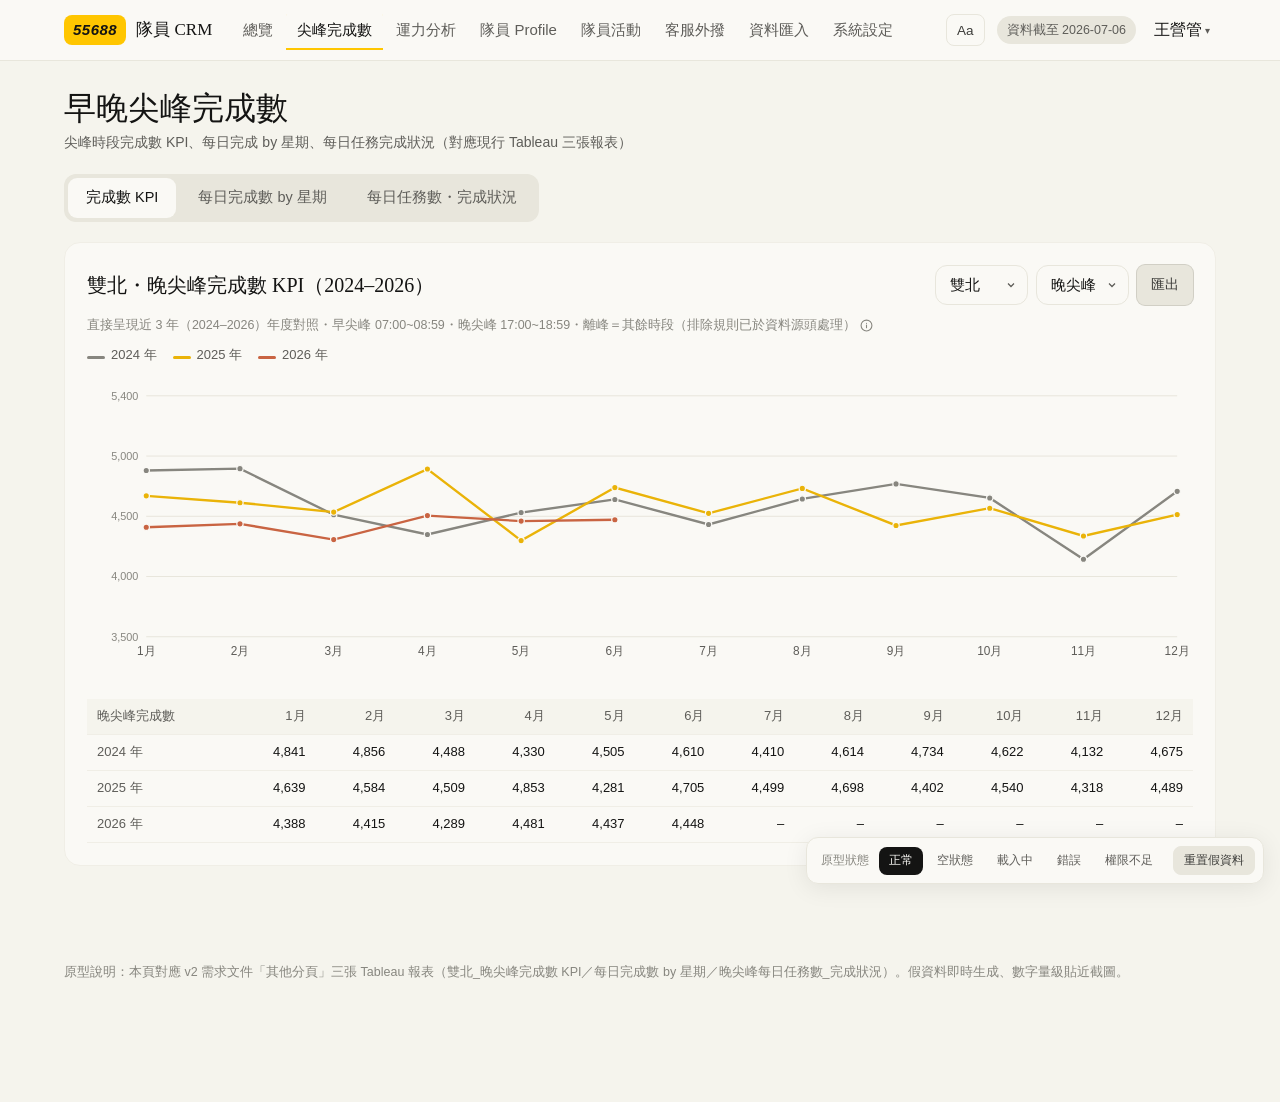
<file: pages/peak.html>
<!DOCTYPE html>
<html lang="zh-Hant">
<head>
<meta charset="UTF-8">
<meta name="viewport" content="width=device-width, initial-scale=1">
<title>尖峰完成數 — 55688 隊員 CRM</title>
<link rel="stylesheet" href="../tokens.css?v=44">
<style>
  * { box-sizing: border-box; margin: 0; padding: 0; }
  html { font-size: 16px; }
  body { background: var(--bg); color: var(--fg); font-family: var(--font-body); line-height: var(--leading-body); min-height: 100dvh; }
  a { color: inherit; text-decoration: none; }
  button { font-family: inherit; }
  :focus-visible { outline: none; box-shadow: var(--focus-ring); border-radius: 8px; }

  #crm-nav { position: sticky; top: 0; z-index: 100; background: var(--surface); border-bottom: 1px solid var(--border-soft); }
  .nav-inner { max-width: var(--container-max); margin: 0 auto; padding: 0 var(--container-gutter-desktop); display: flex; align-items: center; gap: 20px; height: 60px; }
  .nav-brand { display: flex; align-items: center; gap: 10px; flex-shrink: 0; }
  .brand-badge { background: var(--brand-55688); color: var(--brand-55688-on); font-weight: 700; font-style: italic; padding: 3px 9px; border-radius: 8px; font-size: 15px; letter-spacing: .5px; }
  .brand-title { font-family: var(--font-display); font-weight: 500; font-size: 17px; }
  .nav-links { display: flex; gap: 2px; overflow-x: auto; flex: 1; }
  .nav-link { padding: 8px 11px; border-radius: 8px; font-size: 15px; color: var(--muted); white-space: nowrap; transition: color var(--motion-fast), background var(--motion-fast); min-height: 36px; display: inline-flex; align-items: center; }
  .nav-link:hover { color: var(--fg); background: var(--surface-warm); }
  .nav-link.active { color: var(--fg); font-weight: 500; box-shadow: inset 0 -2px 0 var(--brand-55688); border-radius: 8px 8px 0 0; }
  .nav-link.pending { opacity: .55; }
  .nav-meta { display: flex; align-items: center; gap: 12px; flex-shrink: 0; }
  .data-chip { font-size: 12.5px; color: var(--muted); background: var(--surface-warm); padding: 4px 10px; border-radius: 9999px; }
  .nav-user { font-size: 14px; color: var(--fg-2); }

  .page { max-width: var(--container-max); margin: 0 auto; padding: 28px var(--container-gutter-desktop) 96px; }
  .page-head { display: flex; align-items: flex-end; justify-content: space-between; gap: 16px; margin-bottom: 20px; flex-wrap: wrap; }
  h1 { font-family: var(--font-display); font-weight: 500; font-size: 32px; line-height: 1.2; }
  .page-sub { color: var(--muted); font-size: 14px; margin-top: 4px; }
  .filters { display: flex; gap: 8px; align-items: center; flex-wrap: wrap; }
  select {
    appearance: none; background: var(--surface) url('data:image/svg+xml;utf8,<svg xmlns="http://www.w3.org/2000/svg" width="12" height="12" viewBox="0 0 24 24" fill="none" stroke="%235e5d59" stroke-width="2.5"><path d="M6 9l6 6 6-6"/></svg>') no-repeat right 10px center;
    border: 1px solid var(--border-soft); border-radius: 12px; padding: 8px 32px 8px 14px;
    font-size: 14.5px; color: var(--fg); cursor: pointer; min-height: 40px; font-family: inherit;
  }
  select:hover { border-color: #d1cfc5; }

  /* tabs */
  .tabs { display: flex; gap: 4px; background: var(--surface-warm); border-radius: 12px; padding: 4px; width: fit-content; max-width: 100%; overflow-x: auto; margin-bottom: 20px; }
  .tab { border: none; background: transparent; padding: 9px 18px; border-radius: 9px; font-size: 14.5px; color: var(--muted); cursor: pointer; white-space: nowrap; min-height: 40px; transition: background var(--motion-fast), color var(--motion-fast); }
  .tab[aria-selected="true"] { background: var(--surface); color: var(--fg); font-weight: 500; box-shadow: 0 0 0 1px var(--border-soft); }

  .panel { background: var(--surface); border: 1px solid var(--border); border-radius: 16px; padding: 22px; }
  .panel-head { display: flex; align-items: center; justify-content: space-between; gap: 12px; margin-bottom: 14px; flex-wrap: wrap; }
  .panel-title { font-family: var(--font-display); font-weight: 500; font-size: 20px; }
  .panel-note { color: var(--meta); font-size: 12.5px; }
  .legend { display: flex; gap: 16px; align-items: center; font-size: 13px; color: var(--muted); flex-wrap: wrap; }
  .legend i { display: inline-block; width: 10px; height: 10px; border-radius: 3px; margin-right: 6px; vertical-align: baseline; }
  .btn { display: inline-flex; align-items: center; gap: 6px; border: none; cursor: pointer; border-radius: 8px; font-size: 14px; padding: 8px 14px; min-height: 40px; background: var(--surface-warm); color: var(--fg-2); box-shadow: 0 0 0 1px #d1cfc5; transition: background var(--motion-fast); }
  .btn:hover { background: #e0ddd1; }

  .chart-wrap { overflow-x: auto; }
  svg text { font-family: var(--font-body); }
  .grid-line { stroke: var(--border-soft); stroke-width: 1; }
  .bar { transition: opacity var(--motion-fast); cursor: pointer; }
  .bar:hover { opacity: .8; }

  table { border-collapse: collapse; width: 100%; font-size: 13px; }
  th, td { padding: 7px 10px; text-align: right; font-variant-numeric: tabular-nums; border-bottom: 1px solid var(--border); white-space: nowrap; }
  th { color: var(--muted); font-weight: 500; background: var(--bg); position: sticky; top: 0; }
  th.grp { text-align: center; border-bottom: 1px solid var(--border-soft); }
  th:first-child, td:first-child { text-align: left; color: var(--muted); }
  tbody tr:hover { background: var(--bg); }
  td.wd, th.wd { text-align: left; color: var(--muted); }
  tr.wd-first td { border-top: 1px solid var(--border-soft); }
  td.wd-merge { text-align: center; vertical-align: middle; color: var(--fg-2); font-weight: 500; background: var(--bg); border-right: 1px solid var(--border-soft); }
  td.day-cell { text-align: center; color: var(--muted); }
  th.day-head { text-align: center; }
  /* Tab2 左側「星期／日」欄凍結（2026-07-15 使用者走查：橫向捲動時不隨捲動）——sticky 需不透明底；
     border-collapse:collapse＋sticky 於 Chrome 滾動會開出接縫讓底下數字透出（2026-07-15 使用者回報），改 separate 繪製模型根治 */
  #wd-table { border-collapse: separate; border-spacing: 0; }
  #wd-table th.wd, #wd-table td.wd-merge { position: sticky; left: 0; z-index: 3; min-width: 64px; background: var(--bg); }
  #wd-table th.day-head, #wd-table td.day-cell { position: sticky; left: 64px; z-index: 2; background: var(--surface); box-shadow: 2px 0 0 var(--border-soft); min-width: 44px; }
  #wd-table thead th.wd, #wd-table thead th.day-head { z-index: 4; }
  #wd-table tbody tr:hover td.day-cell { background: var(--bg); }
  .pct-good { color: var(--success); }
  .pct-mid { color: var(--warn); }
  .pct-bad { color: var(--danger); }
  /* 狀態欄「筆數 / %」合併格式（2026-07-15 使用者走查）：欄中欄固定對齊——數字右齊一格、斜線定位、% 右齊一格 */
  .st-num { display: inline-block; min-width: 3.6em; text-align: right; }
  .st-pct { display: inline-flex; justify-content: space-between; min-width: 4.4em; font-size: 12px; color: var(--muted); font-weight: 400; white-space: nowrap; }
  .st-pct .sl { font-style: normal; color: var(--meta); margin: 0 5px 0 7px; }
  .st-pct.pct-good { color: var(--success); }
  .st-pct.pct-mid { color: var(--warn); }
  .st-pct.pct-bad { color: var(--danger); }

  .crm-info { position: relative; display: inline-flex; color: var(--meta); cursor: help; vertical-align: middle; }
  .crm-info:hover, .crm-info:focus-visible { color: var(--fg-2); }
  .crm-info-tip { position: absolute; bottom: calc(100% + 8px); left: 50%; transform: translateX(-50%); background: var(--fg); color: var(--surface); font-size: 12px; line-height: 1.5; padding: 8px 12px; border-radius: 8px; width: max-content; max-width: 280px; opacity: 0; pointer-events: none; transition: opacity var(--motion-fast); z-index: 500; text-align: left; }
  .crm-info:hover .crm-info-tip, .crm-info:focus-visible .crm-info-tip { opacity: 1; }

  .state-layer { display: none; padding: 72px 24px; text-align: center; }
  .state-layer.show { display: block; }
  .state-icon { font-size: 40px; margin-bottom: 12px; }
  .state-title { font-family: var(--font-display); font-weight: 500; font-size: 20px; }
  .state-desc { color: var(--muted); font-size: 14px; margin-top: 6px; }
  .skeleton { border-radius: 12px; background: linear-gradient(90deg, var(--surface-warm) 25%, #f0eee4 50%, var(--surface-warm) 75%); background-size: 200% 100%; animation: shim 1.4s infinite; }
  @keyframes shim { 0% { background-position: 200% 0; } 100% { background-position: -200% 0; } }
  @media (prefers-reduced-motion: reduce) { .skeleton { animation: none; } * { transition-duration: 0ms !important; } }

  footer.proto-note { max-width: var(--container-max); margin: 0 auto; padding: 0 24px 120px; color: var(--meta); font-size: 12.5px; }
</style>
</head>
<body>

<nav id="crm-nav" aria-label="全站導覽"></nav>

<main class="page">
  <div class="page-head">
    <div>
      <h1>早晚尖峰完成數</h1>
      <div class="page-sub">尖峰時段完成數 KPI、每日完成 by 星期、每日任務完成狀況（對應現行 Tableau 三張報表）</div>
    </div>
  </div>

  <div class="tabs" role="tablist" aria-label="尖峰報表切換">
    <button class="tab" role="tab" id="tab-1" aria-selected="true" data-tab="kpi">完成數 KPI</button>
    <button class="tab" role="tab" id="tab-2" aria-selected="false" data-tab="weekday">每日完成數 by 星期</button>
    <button class="tab" role="tab" id="tab-3" aria-selected="false" data-tab="status">每日任務數・完成狀況</button>
  </div>

  <div id="content-normal">

    <!-- Tab 1：完成數 KPI（對應截圖：雙北_晚尖峰完成數KPI） -->
    <section class="panel" id="pane-kpi" role="tabpanel" aria-labelledby="tab-1">
      <div class="panel-head">
        <div class="panel-title" id="kpi-title"></div>
        <div class="filters" role="group" aria-label="完成數 KPI 篩選">
          <select id="f-region1" aria-label="選擇地區">
            <option>全台</option><option selected>雙北</option>
            <option>台北市</option><option>新北市</option><option>桃園市</option><option>台中市</option><option>台南市</option><option>高雄市</option>
            <option>基隆市</option><option>新竹市</option><option>新竹縣</option><option>苗栗縣</option><option>彰化縣</option><option>南投縣</option><option>雲林縣</option><option>嘉義市</option><option>嘉義縣</option><option>屏東縣</option><option>宜蘭縣</option><option>花蓮縣</option><option>台東縣</option><option>澎湖縣</option><option>金門縣</option><option>連江縣</option>
          </select>
          <select id="f-peak1" aria-label="選擇時段"><option value="morning">早尖峰</option><option value="evening" selected>晚尖峰</option><option value="offpeak">離峰</option></select>
          <button class="btn" id="btn-export1" type="button" title="需 report.export 權限（REQ-GEN-006）">匯出</button>
        </div>
      </div>
      <div class="panel-note" style="margin:-4px 0 10px">直接呈現近 3 年（2024–2026）年度對照・早尖峰 07:00~08:59・晚尖峰 17:00~18:59・離峰＝其餘時段（排除規則已於資料源頭處理） <span id="kpi-info"></span></div>
      <div class="legend" id="kpi-legend" style="margin-bottom:14px"></div>
      <div class="chart-wrap"><div id="chart-kpi" role="img" aria-label="早晚尖峰各月完成數柱狀圖"></div></div>
      <div class="chart-wrap" style="margin-top:16px"><table id="kpi-table" aria-label="早晚尖峰完成數月表"></table></div>
    </section>

    <!-- Tab 2：每日完成數 by 星期（對應截圖：每日完成數by星期-協理專用） -->
    <section class="panel" id="pane-weekday" role="tabpanel" aria-labelledby="tab-2" hidden>
      <div class="panel-head">
        <div class="panel-title" id="wd-title"></div>
        <div class="filters" role="group" aria-label="每日完成數篩選">
          <select id="f-region2" aria-label="選擇地區">
            <option>全台</option><option selected>雙北</option>
            <option>台北市</option><option>新北市</option><option>桃園市</option><option>台中市</option><option>台南市</option><option>高雄市</option>
            <option>基隆市</option><option>新竹市</option><option>新竹縣</option><option>苗栗縣</option><option>彰化縣</option><option>南投縣</option><option>雲林縣</option><option>嘉義市</option><option>嘉義縣</option><option>屏東縣</option><option>宜蘭縣</option><option>花蓮縣</option><option>台東縣</option><option>澎湖縣</option><option>金門縣</option><option>連江縣</option>
          </select>
          <select id="f-year2" aria-label="選擇年份"><option>2026</option><option>2025</option><option>2024</option></select>
          <select id="f-month2" aria-label="選擇月份">
            <option value="1">1 月</option><option value="2">2 月</option><option value="3">3 月</option>
            <option value="4">4 月</option><option value="5">5 月</option><option value="6" selected>6 月</option>
            <option value="7">7 月</option><option value="8">8 月</option><option value="9">9 月</option>
            <option value="10">10 月</option><option value="11">11 月</option><option value="12">12 月</option>
          </select>
          <button class="btn" id="btn-export2" type="button" title="需 report.export 權限（REQ-GEN-006）">匯出</button>
        </div>
      </div>
      <div class="panel-note" style="margin:-4px 0 10px">同一星期別的日期併列，快速比對同星期的表現 <span id="wd-info"></span></div>
      <div class="legend" style="margin-bottom:10px">
        <span><i style="background:var(--chart-2);border-radius:9999px;width:18px;height:3px"></i>早尖峰每日完成數</span>
        <span><i style="background:var(--chart-1);border-radius:9999px;width:18px;height:3px"></i>晚尖峰每日完成數</span>
        <span><i style="background:var(--chart-3);border-radius:9999px;width:18px;height:3px"></i>離峰每日完成數</span>
      </div>
      <div class="chart-wrap"><div id="chart-wd" role="img" aria-label="每日完成數折線圖"></div></div>
      <div class="chart-wrap" style="margin-top:16px"><table id="wd-table" aria-label="每日完成數依星期分組表"></table></div>
    </section>

    <!-- Tab 3：每日任務數完成狀況（對應截圖：晚尖峰每日任務數_完成狀況-協理專用） -->
    <section class="panel" id="pane-status" role="tabpanel" aria-labelledby="tab-3" hidden>
      <div class="panel-head">
        <div class="panel-title" id="st-title"></div>
        <div class="filters" role="group" aria-label="每日任務數篩選">
          <select id="f-region3" aria-label="選擇地區">
            <option>全台</option><option selected>雙北</option>
            <option>台北市</option><option>新北市</option><option>桃園市</option><option>台中市</option><option>台南市</option><option>高雄市</option>
            <option>基隆市</option><option>新竹市</option><option>新竹縣</option><option>苗栗縣</option><option>彰化縣</option><option>南投縣</option><option>雲林縣</option><option>嘉義市</option><option>嘉義縣</option><option>屏東縣</option><option>宜蘭縣</option><option>花蓮縣</option><option>台東縣</option><option>澎湖縣</option><option>金門縣</option><option>連江縣</option>
          </select>
          <select id="f-year3" aria-label="選擇年份"><option>2026</option><option>2025</option><option>2024</option></select>
          <select id="f-month3" aria-label="選擇月份">
            <option value="1">1 月</option><option value="2">2 月</option><option value="3">3 月</option>
            <option value="4">4 月</option><option value="5">5 月</option><option value="6" selected>6 月</option>
            <option value="7">7 月</option><option value="8">8 月</option><option value="9">9 月</option>
            <option value="10">10 月</option><option value="11">11 月</option><option value="12">12 月</option>
          </select>
          <select id="f-weekday" aria-label="篩選星期幾">
            <option value="all">全部星期</option>
            <option value="1">星期一</option><option value="2">星期二</option><option value="3">星期三</option>
            <option value="4">星期四</option><option value="5">星期五</option><option value="6">星期六</option><option value="0">星期日</option>
          </select>
          <select id="f-peak" aria-label="選擇尖峰時段"><option value="evening">晚尖峰</option><option value="morning">早尖峰</option><option value="offpeak">離峰</option></select>
          <button class="btn" id="btn-export3" type="button" title="需 report.export 權限（REQ-GEN-006）">匯出</button>
        </div>
      </div>
      <div class="legend" style="margin-bottom:10px">
        <span><i style="background:var(--chart-4);border-radius:9999px;width:18px;height:3px"></i>每日有效任務數</span>
        <span><i style="background:var(--chart-2);border-radius:9999px;width:18px;height:3px"></i>每日完成任務數</span>
      </div>
      <div class="chart-wrap"><div id="chart-status" role="img" aria-label="每日任務數與完成數折線圖"></div></div>
      <div class="legend" style="margin:14px 0 12px">
        <span><i style="background:var(--chart-2)"></i>完成</span>
        <span><i style="background:var(--chart-4)"></i>取消</span>
        <span><i style="background:var(--chart-6)"></i>未現</span>
        <span><i style="background:var(--chart-5)"></i>有車無承接</span>
        <span><i style="background:var(--chart-3)"></i>搜無車</span>
        <span><i style="background:var(--muted)"></i>其他</span>
        <span id="st-info"></span>
      </div>
      <div class="chart-wrap"><table id="status-table" aria-label="每日任務完成狀況表"></table></div>
    </section>

  </div>

  <div class="state-layer" id="st-empty">
    <div class="state-icon" aria-hidden="true">🗂️</div>
    <div class="state-title">尚無資料</div>
    <div class="state-desc">此期間還沒有匯入任務明細，請先到「資料匯入」上傳檔案。</div>
    <div style="margin-top:16px"><a class="btn" href="import.html">前往資料匯入</a></div>
  </div>
  <div class="state-layer" id="st-loading" aria-label="載入中">
    <div style="display:grid;gap:12px;max-width:960px;margin:0 auto">
      <div class="skeleton" style="height:280px"></div>
      <div class="skeleton" style="height:220px"></div>
    </div>
  </div>
  <div class="state-layer" id="st-error">
    <div class="state-icon" aria-hidden="true">⚠️</div>
    <div class="state-title">資料載入失敗</div>
    <div class="state-desc">連線發生問題（HTTP 500），請稍後再試。</div>
    <button class="btn" type="button" id="btn-retry">重試</button>
  </div>
  <div class="state-layer" id="st-forbidden">
    <div class="state-icon" aria-hidden="true">🔒</div>
    <div class="state-title">無權限檢視此頁</div>
    <div class="state-desc">你的帳號缺少 <strong>overview.view</strong> 權限，需要存取請聯絡系統管理員。</div>
  </div>
</main>

<footer class="proto-note">
  原型說明：本頁對應 v2 需求文件「其他分頁」三張 Tableau 報表（雙北_晚尖峰完成數 KPI／每日完成數 by 星期／晚尖峰每日任務數_完成狀況）。假資料即時生成、數字量級貼近截圖。
</footer>

<script src="../app.js?v=46"></script>
<script>
(function () {
  'use strict';
  var DB = CRM.load();
  CRM.mountNav('peak', DB.meta.dataAsOf);

  /* ── deterministic 假資料生成（貼近截圖量級） ── */
  function rnd(seed) { var x = Math.sin(seed * 12.9898) * 43758.5453; return x - Math.floor(x); }
  function daysInMonth(y, m) { return new Date(y, m, 0).getDate(); }
  var WD = ['星期日', '星期一', '星期二', '星期三', '星期四', '星期五', '星期六'];

  // 每日資料：早/晚尖峰/離峰之 有效任務數、完成、取消、未現、有車無承接、搜無車、隊員數
  function dayData(y, m, d, peak) {
    var date = new Date(y, m - 1, d);
    var wd = date.getDay();
    var weekend = (wd === 0 || wd === 6);
    var seedOffset = peak === 'morning' ? 0 : (peak === 'evening' ? 500 : 900);
    var s = y * 373 + m * 31 + d + seedOffset;
    var base;
    if (peak === 'morning') base = weekend ? 4200 : 9600;
    else if (peak === 'evening') base = weekend ? 8500 : 10200;
    else base = weekend ? (4200 + 8500) * 1.3 : (9600 + 10200) * 1.3;   // 離峰＝全日扣除早晚尖峰，量級校準約早晚合計×1.3
    var valid = Math.round(base * (0.85 + rnd(s) * 0.45));
    var doneRate;
    if (peak === 'morning') doneRate = weekend ? 0.82 : 0.72;
    else if (peak === 'evening') doneRate = weekend ? 0.62 : 0.68;
    else doneRate = weekend ? 0.70 : 0.66;
    doneRate += (rnd(s + 1) - 0.5) * 0.12;
    var done = Math.round(valid * doneRate);
    var cancel = Math.round(valid * (0.038 + rnd(s + 2) * 0.012));
    var noshow = Math.round(valid * (0.012 + rnd(s + 3) * 0.006));
    var noaccept = Math.round(valid * (0.10 + rnd(s + 4) * 0.16));
    var nocar = Math.max(0, valid - done - cancel - noshow - noaccept);
    var members = Math.round(1900 + rnd(s + 5) * 1300);
    // 「其他」狀態：實測極少量（§4.1 task_stats_district 單日 37 筆量級），獨立列示、不併入五狀態與有效任務數（REQ-OV-010③）
    var other = Math.round(rnd(s + 6) * 40);
    return { d: d, wd: wd, valid: valid, done: done, cancel: cancel, noshow: noshow, noaccept: noaccept, nocar: nocar, members: members, other: other };
  }
  function monthDays(y, m, peak) {
    var arr = [];
    for (var d = 1; d <= daysInMonth(y, m); d++) arr.push(dayData(y, m, d, peak));
    return arr;
  }
  function pctCls(p) { return p >= 70 ? 'pct-good' : (p >= 55 ? 'pct-mid' : 'pct-bad'); }

  /* 通用每日折線圖（多系列；dayLabels 可傳篩選後之實際日期） */
  function lineChart(seriesArr, dayCount, dayLabels) {
    var W = 1120, H = 220, padL = 56, padB = 30, padT = 12, padR = 16;
    var innerW = W - padL - padR, innerH = H - padT - padB;
    var all = [];
    seriesArr.forEach(function (s) { all = all.concat(s.vals); });
    var maxV = Math.max.apply(null, all) * 1.1;
    var xOf = function (i) { return dayCount > 1 ? padL + innerW * i / (dayCount - 1) : padL + innerW / 2; };
    var labelOf = function (i) { return dayLabels ? dayLabels[i] : (i + 1); };
    var svg = '<svg viewBox="0 0 ' + W + ' ' + H + '" width="100%" style="min-width:760px" aria-hidden="true">';
    for (var g = 0; g <= 3; g++) {
      var gy = padT + innerH - innerH * g / 3;
      svg += '<line class="grid-line" x1="' + padL + '" y1="' + gy + '" x2="' + (W - padR) + '" y2="' + gy + '"/>';
      svg += '<text x="' + (padL - 8) + '" y="' + (gy + 4) + '" text-anchor="end" font-size="11" fill="var(--meta)">' + CRM.fmt(Math.round(maxV * g / 3 / 100) * 100) + '</text>';
    }
    seriesArr.forEach(function (s) {
      var pts = s.vals.map(function (v, i) { return [xOf(i), padT + innerH - v / maxV * innerH]; });
      svg += '<polyline points="' + pts.map(function (p) { return p.join(','); }).join(' ') + '" fill="none" stroke="' + s.color + '" stroke-width="2.2" stroke-linecap="round"/>';
      pts.forEach(function (p, i) {
        svg += '<circle cx="' + p[0] + '" cy="' + p[1] + '" r="2.6" fill="' + s.color + '" stroke="var(--surface)" stroke-width="1"><title>' + labelOf(i) + '日 ' + s.name + ' ' + CRM.fmt(s.vals[i]) + '</title></circle>';
      });
    });
    var step = dayCount > 16 ? 2 : 1;
    for (var d = 0; d < dayCount; d += step) {
      svg += '<text x="' + xOf(d) + '" y="' + (H - padB + 18) + '" text-anchor="middle" font-size="11" fill="var(--muted)">' + labelOf(d) + '</text>';
    }
    svg += '</svg>';
    return svg;
  }

  function val(id) { return document.getElementById(id).value; }
  function num(id) { return Number(val(id)); }
  // 地區倍率：雙北＝基準 1（原型假資料量級以此校準）、全台＝2.4（既有邏輯，2026-07-09 主管走查）
  // 各縣市倍率為新增示意值（REQ-OV-010 補訂），彼此加總 ≈1（相對「全台＝1.0」正規化：台北 0.32＋新北 0.26＝0.58 對齊雙北占全台之既有假設）
  // 其餘縣市（含金馬離島）量級明顯小於六都，依人口規模概估示意值（REQ-OV-010 補訂，2026-07-20）
  var REGION_FACTOR = {
    '全台': 2.4, '雙北': 1, '台北市': 0.32, '新北市': 0.26, '桃園市': 0.12, '台中市': 0.14, '台南市': 0.07, '高雄市': 0.09,
    '基隆市': 0.025, '新竹市': 0.03, '新竹縣': 0.035, '苗栗縣': 0.03, '彰化縣': 0.06, '南投縣': 0.025, '雲林縣': 0.03,
    '嘉義市': 0.02, '嘉義縣': 0.025, '屏東縣': 0.045, '宜蘭縣': 0.025, '花蓮縣': 0.02, '台東縣': 0.012,
    '澎湖縣': 0.006, '金門縣': 0.006, '連江縣': 0.002
  };
  function factorOf(rg) { return REGION_FACTOR.hasOwnProperty(rg) ? REGION_FACTOR[rg] : 1; }

  /* ═══ Tab 1：完成數 KPI（直接呈現近 3 年年度對照；篩選＝地區＋時段，主管走查回饋 2026-07-09） ═══ */
  document.getElementById('kpi-info').innerHTML = CRM.infoIcon('完成數＝任務狀態 completed；月值＝該月每日完成數平均。時段：早尖峰 07:00–08:59、晚尖峰 17:00–18:59、離峰＝全日扣除早晚尖峰之其餘時段（隨系統設定之尖峰區間調整自動連動，見 REQ-SET-001；對齊現行 Tableau KPI 口徑）；地區＝上車縣市（任務事件層級，REQ-OV-010）');
  var KPI_YEARS = [2024, 2025, 2026];
  var YEAR_COLORS = { 2024: 'var(--chart-4)', 2025: 'var(--chart-2)', 2026: 'var(--chart-1)' };
  var PEAK_LABEL = { morning: '早尖峰', evening: '晚尖峰', offpeak: '離峰' };
  function monthAvg(y, m, pk, f) {
    if (y === 2026 && m > 6) return null;   // 資料截至 2026-07-06，7 月起未滿月
    var days = monthDays(y, m, pk);
    return Math.round(days.reduce(function (a, r) { return a + r.done; }, 0) / days.length * f * (pk === 'morning' ? 0.72 : 0.65));
  }
  function monthVal(y, m, pk, f) {
    var am = monthAvg(y, m, 'morning', f);
    if (am === null) return null;
    if (pk === 'morning') return am;
    var pmVal = monthAvg(y, m, 'evening', f);
    if (pk === 'evening') return pmVal;
    // 離峰＝全日－早尖峰－晚尖峰；全日≈(早+晚)×2.3（示意校準），故離峰≈(早+晚)×1.3
    return Math.round((am + pmVal) * 1.3);
  }
  function drawKpi() {
    var rg = val('f-region1'), pk = val('f-peak1'), f = factorOf(rg);
    document.getElementById('kpi-title').textContent = rg + '・' + PEAK_LABEL[pk] + '完成數 KPI（2024–2026）';
    var series = KPI_YEARS.map(function (y) {
      var vals = [];
      for (var m = 1; m <= 12; m++) vals.push(monthVal(y, m, pk, f));
      return { y: y, vals: vals };
    });
    // 年度對照折線：一年一線 ×12 個月，2026 至最新完整月自然斷開
    var W = 1120, H = 300, padL = 60, padB = 40, padT = 16, padR = 16;
    var innerW = W - padL - padR, innerH = H - padT - padB;
    var all = [];
    series.forEach(function (s) { s.vals.forEach(function (v) { if (v !== null) all.push(v); }); });
    var maxV = Math.max.apply(null, all) * 1.12;
    var minV = Math.min.apply(null, all) * 0.85;
    var span = (maxV - minV) || 1;
    var xOf = function (mi) { return padL + innerW * mi / 11; };
    var yOf = function (v) { return padT + innerH - (v - minV) / span * innerH; };
    var svg = '<svg viewBox="0 0 ' + W + ' ' + H + '" width="100%" style="min-width:760px" aria-hidden="true">';
    for (var g = 0; g <= 4; g++) {
      var gy = padT + innerH - innerH * g / 4;
      svg += '<line class="grid-line" x1="' + padL + '" y1="' + gy + '" x2="' + (W - padR) + '" y2="' + gy + '"/>';
      svg += '<text x="' + (padL - 8) + '" y="' + (gy + 4) + '" text-anchor="end" font-size="11" fill="var(--meta)">' + CRM.fmt(Math.round((minV + span * g / 4) / 100) * 100) + '</text>';
    }
    series.forEach(function (s) {
      var pts = [];
      s.vals.forEach(function (v, mi) { if (v !== null) pts.push([xOf(mi), yOf(v), mi, v]); });
      svg += '<polyline points="' + pts.map(function (p) { return p[0] + ',' + p[1]; }).join(' ') + '" fill="none" stroke="' + YEAR_COLORS[s.y] + '" stroke-width="2.4" stroke-linecap="round"/>';
      pts.forEach(function (p) {
        svg += '<circle cx="' + p[0] + '" cy="' + p[1] + '" r="3.2" fill="' + YEAR_COLORS[s.y] + '" stroke="var(--surface)" stroke-width="1.2"><title>' + s.y + ' 年 ' + (p[2] + 1) + '月 ' + PEAK_LABEL[pk] + ' ' + CRM.fmt(p[3]) + '</title></circle>';
      });
    });
    for (var mi = 0; mi < 12; mi++) {
      svg += '<text x="' + xOf(mi) + '" y="' + (H - padB + 18) + '" text-anchor="middle" font-size="12" fill="var(--muted)">' + (mi + 1) + '月</text>';
    }
    svg += '</svg>';
    document.getElementById('chart-kpi').innerHTML = svg;
    // 圖例：一年一色
    document.getElementById('kpi-legend').innerHTML = KPI_YEARS.map(function (y) {
      return '<span><i style="background:' + YEAR_COLORS[y] + ';border-radius:9999px;width:18px;height:3px"></i>' + y + ' 年</span>';
    }).join('');
    // 3 年 × 12 月數字表（一年一列）
    var tbl = '<thead><tr><th>' + PEAK_LABEL[pk] + '完成數</th>';
    for (var i = 1; i <= 12; i++) tbl += '<th>' + i + '月</th>';
    tbl += '</tr></thead><tbody>';
    series.forEach(function (s) {
      tbl += '<tr><td>' + s.y + ' 年</td>' + s.vals.map(function (v) { return '<td>' + CRM.fmt(v) + '</td>'; }).join('') + '</tr>';
    });
    tbl += '</tbody>';
    document.getElementById('kpi-table').innerHTML = tbl;
  }

  /* ═══ Tab 2：每日完成數 by 星期 ═══ */
  document.getElementById('wd-info').innerHTML = CRM.infoIcon('每日完成率＝每日完成任務數 ÷ 每日有效任務數；日均完成任務數（累計）＝當月 1 日起至該日之完成數累計平均；地區＝上車縣市（任務事件層級，REQ-OV-010）');
  function drawWeekday() {
    var y = num('f-year2'), m = num('f-month2'), f = factorOf(val('f-region2'));
    document.getElementById('wd-title').textContent = val('f-region2') + '・每日完成數 by 星期（' + y + ' 年 ' + m + ' 月）';
    var am = monthDays(y, m, 'morning'), pm = monthDays(y, m, 'evening'), op = monthDays(y, m, 'offpeak');
    // 累計日均
    function withCum(days) {
      var sum = 0;
      return days.map(function (r, i) { sum += r.done; return Math.round(sum / (i + 1)); });
    }
    var amCum = withCum(am), pmCum = withCum(pm), opCum = withCum(op);
    // 每日完成數折線圖（早/晚/離峰三線）
    document.getElementById('chart-wd').innerHTML = lineChart([
      { name: '早尖峰完成數', color: 'var(--chart-2)', vals: am.map(function (r) { return Math.round(r.done * f); }) },
      { name: '晚尖峰完成數', color: 'var(--chart-1)', vals: pm.map(function (r) { return Math.round(r.done * f); }) },
      { name: '離峰完成數', color: 'var(--chart-3)', vals: op.map(function (r) { return Math.round(r.done * f); }) }
    ], am.length);
    // group by weekday（一 → 日）；星期欄以 rowspan 合併置中、日欄純數字
    var order = [1, 2, 3, 4, 5, 6, 0];
    var rateInfo = CRM.infoIcon('每日完成率＝每日完成任務數 ÷ 每日有效任務數 ×100%（REQ-OV-010②）');
    var cumInfo = CRM.infoIcon('日均完成（累計）＝當月 1 日起至該日之完成任務數累計平均（REQ-OV-010②）');
    var html = '<thead><tr>' +
      '<th class="wd" rowspan="2" style="text-align:center;vertical-align:middle">星期</th>' +
      '<th class="day-head" rowspan="2" style="vertical-align:middle">日</th>' +
      '<th class="grp" colspan="4" style="border-left:1px solid var(--border-soft)">早尖峰</th>' +
      '<th class="grp" colspan="4" style="border-left:1px solid var(--border-soft)">晚尖峰</th>' +
      '<th class="grp" colspan="4" style="border-left:1px solid var(--border-soft)">離峰</th></tr>' +
      '<tr>' +
      '<th style="border-left:1px solid var(--border-soft)">每日有效任務數</th><th>每日完成任務數</th><th>每日完成率' + rateInfo + '</th><th>日均完成（累計）' + cumInfo + '</th>' +
      '<th style="border-left:1px solid var(--border-soft)">每日有效任務數</th><th>每日完成任務數</th><th>每日完成率' + rateInfo + '</th><th>日均完成（累計）' + cumInfo + '</th>' +
      '<th style="border-left:1px solid var(--border-soft)">每日有效任務數</th><th>每日完成任務數</th><th>每日完成率' + rateInfo + '</th><th>日均完成（累計）' + cumInfo + '</th></tr></thead><tbody>';
    order.forEach(function (wd) {
      var rows = [];
      am.forEach(function (r, i) { if (r.wd === wd) rows.push(i); });
      rows.forEach(function (i, idx) {
        var r = am[i], p = pm[i], o = op[i];
        var amRate = Math.round(r.done / r.valid * 1000) / 10;
        var pmRate = Math.round(p.done / p.valid * 1000) / 10;
        var opRate = Math.round(o.done / o.valid * 1000) / 10;
        html += '<tr class="' + (idx === 0 ? 'wd-first' : '') + '">' +
          (idx === 0 ? '<td class="wd-merge" rowspan="' + rows.length + '">' + WD[wd] + '</td>' : '') +
          '<td class="day-cell">' + r.d + '</td>' +
          '<td style="border-left:1px solid var(--border-soft)">' + CRM.fmt(Math.round(r.valid * f)) + '</td><td>' + CRM.fmt(Math.round(r.done * f)) + '</td>' +
          '<td class="' + pctCls(amRate) + '">' + amRate + '%</td><td>' + CRM.fmt(Math.round(amCum[i] * f)) + '</td>' +
          '<td style="border-left:1px solid var(--border-soft)">' + CRM.fmt(Math.round(p.valid * f)) + '</td><td>' + CRM.fmt(Math.round(p.done * f)) + '</td>' +
          '<td class="' + pctCls(pmRate) + '">' + pmRate + '%</td><td>' + CRM.fmt(Math.round(pmCum[i] * f)) + '</td>' +
          '<td style="border-left:1px solid var(--border-soft)">' + CRM.fmt(Math.round(o.valid * f)) + '</td><td>' + CRM.fmt(Math.round(o.done * f)) + '</td>' +
          '<td class="' + pctCls(opRate) + '">' + opRate + '%</td><td>' + CRM.fmt(Math.round(opCum[i] * f)) + '</td></tr>';
      });
    });
    html += '</tbody>';
    document.getElementById('wd-table').innerHTML = html;
  }

  /* ═══ Tab 3：每日任務數・完成狀況 ═══ */
  document.getElementById('st-info').innerHTML = CRM.infoIcon('每日有效任務數＝完成＋取消＋未現＋有車無承接＋搜無車；各狀態欄＝筆數 / 佔比（該狀態 ÷ 每日有效任務數；2026-07-15 使用者走查：% 併入數字欄）；地區＝上車縣市（任務事件層級，REQ-OV-010）');
  function drawStatus() {
    var y = num('f-year3'), m = num('f-month3'), f = factorOf(val('f-region3'));
    var pk = document.getElementById('f-peak').value;
    document.getElementById('st-title').textContent = val('f-region3') + '・' + PEAK_LABEL[pk] + '每日任務數_完成狀況（' + y + ' 年 ' + m + ' 月）';
    var days = monthDays(y, m, pk);
    // 星期篩選（表格與折線圖同步變動）
    var wdFilter = document.getElementById('f-weekday').value;
    if (wdFilter !== 'all') days = days.filter(function (r) { return r.wd === Number(wdFilter); });
    // 每日任務數＋完成數折線圖（X 軸＝篩選後之實際日期）
    document.getElementById('chart-status').innerHTML = lineChart([
      { name: '每日有效任務數', color: 'var(--chart-4)', vals: days.map(function (r) { return Math.round(r.valid * f); }) },
      { name: '每日完成任務數', color: 'var(--chart-2)', vals: days.map(function (r) { return Math.round(r.done * f); }) }
    ], days.length, days.map(function (r) { return r.d; }));
    var validInfo = CRM.infoIcon('有效任務數＝五種任務狀態全數加總（完成＋取消＋未現＋有車無承接＋搜無車），不含「其他」狀態（名詞表；REQ-OV-010③）');
    var otherInfo = CRM.infoIcon('「其他」狀態：定義待資料源確認、獨立列示不併入五狀態與有效任務數（REQ-OV-010③；§4.1 task_stats_district 註記）');
    var html = '<thead><tr><th>日（任務建立時間）</th><th class="wd">星期</th><th>每日有效任務數' + validInfo + '</th><th>隊員數</th>' +
      '<th style="border-left:1px solid var(--border-soft)">完成 / %</th><th>取消 / %</th><th>未現 / %</th><th>有車無承接 / %</th><th>搜無車 / %</th>' +
      '<th style="border-left:1px solid var(--border-soft)">其他 / %' + otherInfo + '</th></tr></thead><tbody>';
    days.forEach(function (r) {
      var pf = function (n) { return Math.round(n / r.valid * 1000) / 10; };
      var donePct = pf(r.done);
      // 2026-07-15 使用者走查：% 獨立五欄移除、併入數字欄（例：7,316 / 67%）
      var stCell = function (n, style, pcls) {
        return '<td' + (style ? ' style="' + style + '"' : '') + '><span class="st-num">' + CRM.fmt(Math.round(n * f)) +
          '</span><span class="st-pct' + (pcls ? ' ' + pcls : '') + '"><i class="sl">/</i>' + pf(n) + '%</span></td>';
      };
      html += '<tr><td>' + y + '年' + m + '月' + r.d + '日</td><td class="wd">' + WD[r.wd] + '</td>' +
        '<td>' + CRM.fmt(Math.round(r.valid * f)) + '</td><td>' + CRM.fmt(Math.round(r.members * f)) + '</td>' +
        stCell(r.done, 'border-left:1px solid var(--border-soft);color:var(--fg-2);font-weight:500', pctCls(donePct)) +
        stCell(r.cancel) + stCell(r.noshow) +
        stCell(r.noaccept, 'color:var(--danger)') +
        stCell(r.nocar) +
        stCell(r.other, 'border-left:1px solid var(--border-soft);color:var(--muted)') + '</tr>';
    });
    html += '</tbody>';
    document.getElementById('status-table').innerHTML = html;
  }

  /* ═══ tabs ═══ */
  var PANES = { kpi: 'pane-kpi', weekday: 'pane-weekday', status: 'pane-status' };
  document.querySelectorAll('.tab').forEach(function (t) {
    t.addEventListener('click', function () {
      document.querySelectorAll('.tab').forEach(function (x) { x.setAttribute('aria-selected', 'false'); });
      t.setAttribute('aria-selected', 'true');
      Object.keys(PANES).forEach(function (k) {
        document.getElementById(PANES[k]).hidden = (k !== t.dataset.tab);
      });
      navCommit && navCommit();
    });
  });

  /* 篩選與匯出：三報表各自獨立（主管走查回饋 2026-07-09） */
  ['f-region1', 'f-peak1'].forEach(function (id) { document.getElementById(id).addEventListener('change', drawKpi); });
  ['f-region2', 'f-year2', 'f-month2'].forEach(function (id) { document.getElementById(id).addEventListener('change', drawWeekday); });
  ['f-region3', 'f-year3', 'f-month3', 'f-peak', 'f-weekday'].forEach(function (id) { document.getElementById(id).addEventListener('change', drawStatus); });
  /* ── CSV 匯出（真下載；共用邏輯見 app.js CRM.downloadCsv） ── */
  function tableToRows(table) {
    var rows = [];
    table.querySelectorAll('tr').forEach(function (tr) {
      var row = [];
      tr.querySelectorAll('th,td').forEach(function (c) {
        var clone = c.cloneNode(true);
        // 口徑 ⓘ（REQ-GEN-002）為 UI hover 提示，其 tooltip 文字不應混入 CSV 標題列
        clone.querySelectorAll('.crm-info').forEach(function (icon) { icon.remove(); });
        row.push(clone.textContent.trim());
      });
      rows.push(row);
    });
    return rows;
  }
  // Tab2 表格含 rowspan/colspan（星期合併儲存格＋分組表頭），DOM 直讀會錯位，改重用資料來源組平面表
  function weekdayExportRows() {
    var y = num('f-year2'), m = num('f-month2'), f = factorOf(val('f-region2'));
    var am = monthDays(y, m, 'morning'), pm = monthDays(y, m, 'evening'), op = monthDays(y, m, 'offpeak');
    function withCum(days) {
      var sum = 0;
      return days.map(function (r, i) { sum += r.done; return Math.round(sum / (i + 1)); });
    }
    var amCum = withCum(am), pmCum = withCum(pm), opCum = withCum(op);
    var rows = [['星期', '日',
      '早尖峰每日有效任務數', '早尖峰每日完成任務數', '早尖峰每日完成率', '早尖峰日均完成（累計）',
      '晚尖峰每日有效任務數', '晚尖峰每日完成任務數', '晚尖峰每日完成率', '晚尖峰日均完成（累計）',
      '離峰每日有效任務數', '離峰每日完成任務數', '離峰每日完成率', '離峰日均完成（累計）']];
    [1, 2, 3, 4, 5, 6, 0].forEach(function (wd) {
      am.forEach(function (r, i) {
        if (r.wd !== wd) return;
        var p = pm[i], o = op[i];
        var amRate = Math.round(r.done / r.valid * 1000) / 10;
        var pmRate = Math.round(p.done / p.valid * 1000) / 10;
        var opRate = Math.round(o.done / o.valid * 1000) / 10;
        rows.push([WD[wd], r.d,
          Math.round(r.valid * f), Math.round(r.done * f), amRate + '%', Math.round(amCum[i] * f),
          Math.round(p.valid * f), Math.round(p.done * f), pmRate + '%', Math.round(pmCum[i] * f),
          Math.round(o.valid * f), Math.round(o.done * f), opRate + '%', Math.round(opCum[i] * f)]);
      });
    });
    return rows;
  }
  document.getElementById('btn-export1').addEventListener('click', function () {
    CRM.downloadCsv('完成數KPI_' + DB.meta.dataAsOf + '.csv', tableToRows(document.getElementById('kpi-table')));
    CRM.toast('已下載（匯出寫入審計——原型示意）');
  });
  document.getElementById('btn-export2').addEventListener('click', function () {
    CRM.downloadCsv('每日完成數by星期_' + DB.meta.dataAsOf + '.csv', weekdayExportRows());
    CRM.toast('已下載（匯出寫入審計——原型示意）');
  });
  document.getElementById('btn-export3').addEventListener('click', function () {
    CRM.downloadCsv('每日任務數完成狀況_' + DB.meta.dataAsOf + '.csv', tableToRows(document.getElementById('status-table')));
    CRM.toast('已下載（匯出寫入審計——原型示意）');
  });

  function redraw() { drawKpi(); drawWeekday(); drawStatus(); }

  CRM.mountStateSwitcher(function (state) {
    document.getElementById('content-normal').style.display = (state === 'normal') ? '' : 'none';
    ['empty', 'loading', 'error', 'forbidden'].forEach(function (k) {
      document.getElementById('st-' + k).classList.toggle('show', state === k);
    });
  });

  document.getElementById('btn-retry').addEventListener('click', function () {
    document.querySelector('[data-state="normal"]').click();
    CRM.toast('已重新載入');
  });

  redraw();

  /* 頁內歷史（2026-07-16） */
  function getViewState() {
    var cur = document.querySelector('.tab[aria-selected="true"]');
    return { tab: cur ? cur.dataset.tab : 'kpi' };
  }
  function applyViewState(st) {
    var tab = (st && PANES[st.tab]) ? st.tab : 'kpi';
    var el = document.querySelector('.tab[data-tab="' + tab + '"]');
    if (el) el.click();
  }
  var navCommit = CRM.initPageHistory(getViewState, applyViewState);
})();
</script>

</body>
</html>
</file>
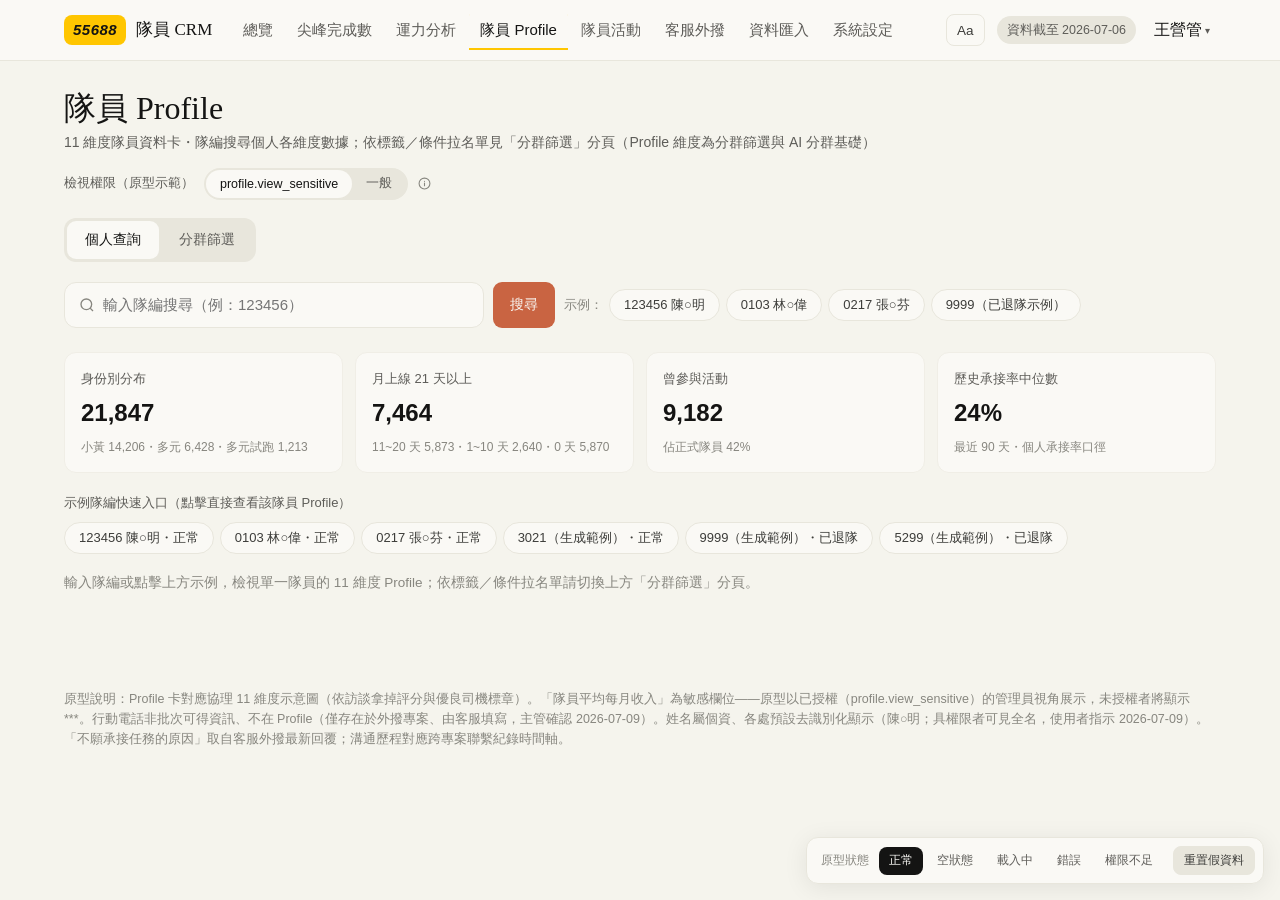
<file: pages/profile.html>
<!DOCTYPE html>
<html lang="zh-Hant">
<head>
<meta charset="UTF-8">
<meta name="viewport" content="width=device-width, initial-scale=1">
<title>隊員 Profile — 55688 隊員 CRM</title>
<link rel="stylesheet" href="../tokens.css?v=44">
<style>
  * { box-sizing: border-box; margin: 0; padding: 0; }
  html { font-size: 16px; }
  body { background: var(--bg); color: var(--fg); font-family: var(--font-body); line-height: var(--leading-body); min-height: 100dvh; }
  a { color: inherit; text-decoration: none; }
  button { font-family: inherit; }
  :focus-visible { outline: none; box-shadow: var(--focus-ring); border-radius: 8px; }

  #crm-nav { position: sticky; top: 0; z-index: 100; background: var(--surface); border-bottom: 1px solid var(--border-soft); }
  .nav-inner { max-width: var(--container-max); margin: 0 auto; padding: 0 var(--container-gutter-desktop); display: flex; align-items: center; gap: 20px; height: 60px; }
  .nav-brand { display: flex; align-items: center; gap: 10px; flex-shrink: 0; }
  .brand-badge { background: var(--brand-55688); color: var(--brand-55688-on); font-weight: 700; font-style: italic; padding: 3px 9px; border-radius: 8px; font-size: 15px; letter-spacing: .5px; }
  .brand-title { font-family: var(--font-display); font-weight: 500; font-size: 17px; }
  .nav-links { display: flex; gap: 2px; overflow-x: auto; flex: 1; }
  .nav-link { padding: 8px 11px; border-radius: 8px; font-size: 15px; color: var(--muted); white-space: nowrap; transition: color var(--motion-fast), background var(--motion-fast); min-height: 36px; display: inline-flex; align-items: center; }
  .nav-link:hover { color: var(--fg); background: var(--surface-warm); }
  .nav-link.active { color: var(--fg); font-weight: 500; box-shadow: inset 0 -2px 0 var(--brand-55688); border-radius: 8px 8px 0 0; }
  .nav-link.pending { opacity: .55; }
  .nav-meta { display: flex; align-items: center; gap: 12px; flex-shrink: 0; }
  .data-chip { font-size: 12.5px; color: var(--muted); background: var(--surface-warm); padding: 4px 10px; border-radius: 9999px; }
  .nav-user { font-size: 14px; color: var(--fg-2); }

  .page { max-width: var(--container-max); margin: 0 auto; padding: 28px var(--container-gutter-desktop) 96px; }
  h1 { font-family: var(--font-display); font-weight: 500; font-size: 32px; line-height: 1.2; }
  .page-sub { color: var(--muted); font-size: 14px; margin-top: 4px; }
  h2 { font-family: var(--font-display); font-weight: 500; font-size: 22px; line-height: 1.2; }

  /* Profile 功能 tab（個人查詢｜分群篩選） */
  .pf-tabs { display: inline-flex; background: var(--surface-warm); border-radius: 12px; padding: 3px; margin-top: 18px; gap: 2px; }
  .pf-tab { border: none; background: transparent; padding: 8px 18px; border-radius: 9px; font-size: 14px; color: var(--muted); cursor: pointer; min-height: 38px; font-family: inherit; }
  .pf-tab[aria-selected="true"] { background: var(--surface); color: var(--fg); box-shadow: 0 0 0 1px var(--border-soft); }

  /* 搜尋列 */
  .search-bar { display: flex; gap: 10px; margin-top: 20px; flex-wrap: wrap; align-items: center; }
  .search-input { flex: 1; min-width: 240px; max-width: 420px; display: flex; align-items: center; gap: 8px; background: var(--surface); border: 1px solid var(--border-soft); border-radius: 12px; padding: 0 14px; min-height: 46px; }
  .search-input svg { color: var(--meta); flex-shrink: 0; }
  .search-input input { border: none; outline: none; background: transparent; font-size: 15px; width: 100%; font-family: inherit; color: var(--fg); }
  .btn { display: inline-flex; align-items: center; gap: 6px; border: none; cursor: pointer; border-radius: 8px; font-size: 14px; padding: 8px 16px; min-height: 44px; background: var(--surface-warm); color: var(--fg-2); box-shadow: 0 0 0 1px #d1cfc5; transition: background var(--motion-fast); }
  .btn:hover { background: #e0ddd1; }
  .btn-primary { background: var(--accent); color: var(--accent-on); box-shadow: 0 0 0 1px var(--accent); }
  .btn-primary:hover { background: var(--accent-hover); }
  select {
    appearance: none; background: var(--surface) url('data:image/svg+xml;utf8,<svg xmlns="http://www.w3.org/2000/svg" width="12" height="12" viewBox="0 0 24 24" fill="none" stroke="%235e5d59" stroke-width="2.5"><path d="M6 9l6 6 6-6"/></svg>') no-repeat right 10px center;
    border: 1px solid var(--border-soft); border-radius: 10px; padding: 6px 28px 6px 12px;
    font-size: 13.5px; color: var(--fg); cursor: pointer; min-height: 36px; font-family: inherit;
  }
  select:hover { border-color: #d1cfc5; }
  .online-period-ctl { display: inline-flex; align-items: center; gap: 6px; font-size: 12.5px; color: var(--muted); flex-wrap: wrap; }
  .online-period-ctl .btn { padding: 5px 12px; min-height: 32px; font-size: 12.5px; }
  .perm-switcher-row { display: flex; align-items: center; gap: 10px; flex-wrap: wrap; margin-top: 14px; }
  .chips { display: flex; gap: 6px; align-items: center; flex-wrap: wrap; }
  .chips span { color: var(--meta); font-size: 12.5px; }
  .chip-btn { border: 1px solid var(--border-soft); background: var(--surface); border-radius: 9999px; padding: 5px 14px; font-size: 13px; color: var(--fg-2); cursor: pointer; min-height: 32px; }
  .chip-btn:hover { border-color: var(--accent); color: var(--accent); }

  /* 統計總覽卡 */
  .stat-grid { display: grid; grid-template-columns: repeat(4, 1fr); gap: 12px; margin-top: 24px; }
  @media (max-width: 900px) { .stat-grid { grid-template-columns: repeat(2, 1fr); } }
  @media (max-width: 375px) { .stat-grid { grid-template-columns: 1fr; } }
  .stat-card { background: var(--surface); border: 1px solid var(--border); border-radius: 12px; padding: 16px; }
  .stat-card .k { font-size: 13px; color: var(--muted); }
  .stat-card .v { font-size: 24px; font-weight: 600; margin-top: 4px; font-variant-numeric: tabular-nums; }
  .stat-card .sub { font-size: 12px; color: var(--meta); margin-top: 6px; line-height: 1.5; }

  /* Profile 主卡 */
  .profile-wrap { display: grid; grid-template-columns: 340px 1fr; gap: 16px; margin-top: 24px; align-items: start; }
  .profile-wrap > *, .p-main > * { min-width: 0; } /* grid item 可縮至視口內；寬圖表由 chart-wrap 內部橫滑 */
  @media (max-width: 900px) { .profile-wrap { grid-template-columns: 1fr; } }
  .p-side { background: var(--surface); border: 1px solid var(--border); border-radius: 16px; padding: 24px; display: flex; flex-direction: column; align-items: center; text-align: center; gap: 6px; }
  .avatar { width: 88px; height: 88px; border-radius: 50%; background: var(--brand-55688); color: var(--brand-55688-on); font-size: 32px; font-weight: 700; display: flex; align-items: center; justify-content: center; font-family: var(--font-display); }
  .p-name { font-family: var(--font-display); font-weight: 500; font-size: 24px; margin-top: 8px; }
  .p-code { color: var(--muted); font-size: 15px; font-variant-numeric: tabular-nums; }
  .id-badge { display: inline-block; padding: 4px 14px; border-radius: 9999px; font-size: 13px; font-weight: 500; margin-top: 6px; }
  .id-小黃 { background: var(--brand-55688); color: var(--brand-55688-on); }
  .id-多元 { background: #dbe7f5; color: #2c5282; }
  .id-多元試跑 { background: var(--surface-warm); color: var(--fg-2); }
  /* 退隊標記（REQ-IMP-015：名冊全量比對推導）——姓名旁醒目 chip＋資訊卡頂部提示列 */
  .withdrawn-badge { display: inline-flex; align-items: center; gap: 4px; margin-left: 8px; padding: 3px 11px; border-radius: 9999px; font-size: 12px; font-weight: 500; background: rgba(181,51,51,.1); color: var(--danger); vertical-align: middle; }
  .withdrawn-banner { display: flex; align-items: flex-start; gap: 10px; background: rgba(181,51,51,.06); border: 1px solid rgba(181,51,51,.25); border-radius: 12px; padding: 12px 18px; font-size: 13.5px; color: var(--fg-2); margin-bottom: 12px; line-height: 1.6; }
  .withdrawn-banner strong { color: var(--danger); font-weight: 600; }
  .p-meta { margin-top: 14px; display: grid; gap: 8px; width: 100%; text-align: left; font-size: 13.5px; }
  .p-meta div { display: flex; justify-content: space-between; border-top: 1px solid var(--border); padding-top: 8px; gap: 10px; }
  .p-meta .k { color: var(--meta); flex-shrink: 0; }
  .fleet-chips { display: flex; flex-wrap: wrap; gap: 4px; justify-content: flex-end; }
  .fleet-chip { background: var(--surface-warm); color: var(--fg-2); border-radius: 9999px; padding: 2px 9px; font-size: 11.5px; white-space: nowrap; }
  .p-side .btn { margin-top: 16px; width: 100%; justify-content: center; }

  .p-main { display: grid; gap: 16px; }
  .panel { background: var(--surface); border: 1px solid var(--border); border-radius: 16px; padding: 22px; }
  .panel-title { font-family: var(--font-display); font-weight: 500; font-size: 19px; margin-bottom: 14px; display: flex; align-items: center; justify-content: space-between; gap: 10px; flex-wrap: wrap; }

  .dim-grid { display: grid; grid-template-columns: 1fr 1fr; gap: 2px 28px; }
  @media (max-width: 700px) { .dim-grid { grid-template-columns: 1fr; } }
  .dim { display: flex; align-items: center; gap: 10px; padding: 11px 0; border-bottom: 1px solid var(--border); font-size: 14px; }
  .dim svg { color: var(--muted); flex-shrink: 0; }
  .dim .k { color: var(--muted); display: flex; align-items: center; gap: 4px; }
  .dim .v { margin-left: auto; text-align: right; color: var(--fg); font-weight: 500; font-variant-numeric: tabular-nums; }
  .dim .v small { color: var(--meta); font-weight: 400; }
  .sensitive-tag { font-size: 10.5px; background: rgba(181,51,51,.08); color: var(--danger); border-radius: 9999px; padding: 2px 8px; margin-left: 6px; }

  /* 口徑 info icon */
  .crm-info { position: relative; display: inline-flex; color: var(--meta); cursor: help; vertical-align: middle; }
  .crm-info:hover, .crm-info:focus-visible { color: var(--fg-2); }
  .crm-info-tip { position: absolute; bottom: calc(100% + 8px); left: 50%; transform: translateX(-50%); background: var(--fg); color: var(--surface); font-size: 12px; line-height: 1.5; padding: 8px 12px; border-radius: 8px; width: max-content; max-width: 260px; opacity: 0; pointer-events: none; transition: opacity var(--motion-fast); z-index: 500; text-align: left; }
  .crm-info:hover .crm-info-tip, .crm-info:focus-visible .crm-info-tip { opacity: 1; }

  /* 趨勢 */
  .trend-controls { display: flex; gap: 8px; align-items: center; }
  .metric-toggle { display: inline-flex; background: var(--surface-warm); border-radius: 9999px; padding: 2px; }
  .metric-toggle button { border: none; background: transparent; padding: 5px 14px; border-radius: 9999px; font-size: 12.5px; color: var(--muted); cursor: pointer; min-height: 28px; }
  .metric-toggle button[aria-pressed="true"] { background: var(--surface); color: var(--fg); box-shadow: 0 0 0 1px var(--border-soft); }
  .chart-wrap { overflow-x: auto; }
  svg text { font-family: var(--font-body); }
  .grid-line { stroke: var(--border-soft); stroke-width: 1; }

  /* 溝通歷程 timeline（REQ-CS-018） */
  .timeline { display: grid; gap: 0; }
  .tl-item { display: grid; grid-template-columns: 20px 1fr; gap: 14px; position: relative; padding-bottom: 18px; }
  .tl-dot { width: 12px; height: 12px; border-radius: 50%; background: var(--accent); margin-top: 5px; box-shadow: 0 0 0 3px rgba(201,100,66,.15); }
  .tl-item:not(:last-child)::before { content: ''; position: absolute; left: 5.5px; top: 20px; bottom: 0; width: 1.5px; background: var(--border-soft); }
  .tl-head { display: flex; gap: 10px; align-items: baseline; flex-wrap: wrap; }
  .tl-date { font-size: 12.5px; color: var(--meta); font-variant-numeric: tabular-nums; }
  .tl-project { font-weight: 500; font-size: 14.5px; }
  .tl-content { color: var(--muted); font-size: 13.5px; margin-top: 3px; }
  .tl-result { font-size: 11.5px; border-radius: 9999px; padding: 2px 10px; }
  .tl-result.yes { background: rgba(23,163,74,.1); color: var(--success); }
  .tl-result.no { background: rgba(181,51,51,.08); color: var(--danger); }
  .tl-empty { color: var(--meta); font-size: 13.5px; padding: 8px 0; }

  /* 空狀態 */
  .state-layer { display: none; padding: 72px 24px; text-align: center; }
  .state-layer.show { display: block; }
  .state-icon { font-size: 40px; margin-bottom: 12px; }
  .state-title { font-family: var(--font-display); font-weight: 500; font-size: 20px; }
  .state-desc { color: var(--muted); font-size: 14px; margin-top: 6px; }
  .skeleton { border-radius: 12px; background: linear-gradient(90deg, var(--surface-warm) 25%, #f0eee4 50%, var(--surface-warm) 75%); background-size: 200% 100%; animation: shim 1.4s infinite; }
  @keyframes shim { 0% { background-position: 200% 0; } 100% { background-position: -200% 0; } }
  @media (prefers-reduced-motion: reduce) { .skeleton { animation: none; } * { transition-duration: 0ms !important; } }

  footer.proto-note { max-width: var(--container-max); margin: 0 auto; padding: 0 24px 120px; color: var(--meta); font-size: 12.5px; }
</style>
</head>
<body>

<nav id="crm-nav" aria-label="全站導覽"></nav>

<main class="page">
  <h1>隊員 Profile</h1>
  <div class="page-sub">11 維度隊員資料卡・隊編搜尋個人各維度數據；依標籤／條件拉名單見「分群篩選」分頁（Profile 維度為分群篩選與 AI 分群基礎）</div>

  <!-- 檢視權限切換（REQ-PROF-007/008 原型示範：模擬具 profile.view_sensitive 與一般兩種視角） -->
  <div class="perm-switcher-row" id="perm-switcher" role="group" aria-label="檢視權限切換"></div>

  <!-- 分群篩選＝Profile 頁內 tab（使用者 A/B 比較後定版 2026-07-08） -->
  <div class="pf-tabs" role="tablist" aria-label="Profile 功能切換">
    <button class="pf-tab" role="tab" id="pf-tab-1" aria-selected="true" data-pftab="search" type="button">個人查詢</button>
    <button class="pf-tab" role="tab" id="pf-tab-2" aria-selected="false" data-pftab="seg" type="button">分群篩選</button>
  </div>

  <div id="pf-view-search">
  <div class="search-bar" role="search">
    <div class="search-input">
      <svg width="16" height="16" viewBox="0 0 24 24" fill="none" stroke="currentColor" stroke-width="2" aria-hidden="true"><circle cx="11" cy="11" r="8"/><path d="m21 21-4.35-4.35"/></svg>
      <input id="q" type="search" placeholder="輸入隊編搜尋（例：123456）" aria-label="以隊編搜尋隊員">
    </div>
    <button class="btn btn-primary" id="btn-search" type="button">搜尋</button>
    <div class="chips"><span>示例：</span>
      <button class="chip-btn" data-q="123456" type="button">123456 陳○明</button>
      <button class="chip-btn" data-q="0103" type="button">0103 林○偉</button>
      <button class="chip-btn" data-q="0217" type="button">0217 張○芬</button>
      <button class="chip-btn" data-q="9999" type="button">9999（已退隊示例）</button>
    </div>
  </div>

  <div id="content-normal">

    <!-- 未搜尋：各維度人數統計（REQ-PROF-001） -->
    <div id="overview-stats">
      <div class="stat-grid">
        <div class="stat-card"><div class="k">身份別分布</div><div class="v">21,847</div>
          <div class="sub">小黃 14,206・多元 6,428・多元試跑 1,213</div></div>
        <div class="stat-card"><div class="k">月上線 21 天以上</div><div class="v">7,464</div>
          <div class="sub">11~20 天 5,873・1~10 天 2,640・0 天 5,870</div></div>
        <div class="stat-card"><div class="k">曾參與活動</div><div class="v">9,182</div>
          <div class="sub">佔正式隊員 42%</div></div>
        <div class="stat-card"><div class="k">歷史承接率中位數</div><div class="v">24%</div>
          <div class="sub">最近 90 天・個人承接率口徑</div></div>
      </div>
      <div style="margin-top:20px">
        <div style="font-size:13px;color:var(--muted);margin-bottom:8px">示例隊編快速入口（點擊直接查看該隊員 Profile）</div>
        <div class="chips">
          <button class="chip-btn" data-q="123456" type="button">123456 陳○明・正常</button>
          <button class="chip-btn" data-q="0103" type="button">0103 林○偉・正常</button>
          <button class="chip-btn" data-q="0217" type="button">0217 張○芬・正常</button>
          <button class="chip-btn" data-q="3021" type="button">3021（生成範例）・正常</button>
          <button class="chip-btn" data-q="9999" type="button">9999（生成範例）・已退隊</button>
          <button class="chip-btn" data-q="5299" type="button">5299（生成範例）・已退隊</button>
        </div>
      </div>
      <p style="color:var(--meta);font-size:13.5px;margin-top:18px">輸入隊編或點擊上方示例，檢視單一隊員的 11 維度 Profile；依標籤／條件拉名單請切換上方「分群篩選」分頁。</p>
    </div>

    <!-- 搜尋結果：Profile 卡 -->
    <div id="profile-view" style="display:none"></div>

    <!-- 查無隊編（REQ-PROF-006） -->
    <div class="state-layer" id="not-found">
      <div class="state-icon" aria-hidden="true">🔍</div>
      <div class="state-title">查無此隊編</div>
      <div class="state-desc">請確認隊編是否正確；若為新進隊員，主檔可能尚未匯入（資料截至時間見右上角）。</div>
    </div>
  </div>
  </div><!-- /pf-view-search -->

  <!-- 頁內分群篩選（seg.js 元件） -->
  <div id="pf-view-seg" style="display:none"><div id="seg-host-tab"></div></div>

  <!-- 異常狀態層 -->
  <div class="state-layer" id="st-empty">
    <div class="state-icon" aria-hidden="true">🗂️</div>
    <div class="state-title">尚無資料</div>
    <div class="state-desc">隊員主檔尚未匯入，請先到「資料匯入」上傳。</div>
  </div>
  <div class="state-layer" id="st-loading" aria-label="載入中">
    <div style="display:grid;gap:12px;max-width:960px;margin:0 auto">
      <div class="skeleton" style="height:120px"></div>
      <div class="skeleton" style="height:360px"></div>
    </div>
  </div>
  <div class="state-layer" id="st-error">
    <div class="state-icon" aria-hidden="true">⚠️</div>
    <div class="state-title">資料載入失敗</div>
    <div class="state-desc">連線發生問題（HTTP 500），請稍後再試。</div>
    <button class="btn" type="button" onclick="document.querySelector('[data-state=&quot;normal&quot;]').click(); CRM.toast('已重新載入')">重試</button>
  </div>
  <div class="state-layer" id="st-forbidden">
    <div class="state-icon" aria-hidden="true">🔒</div>
    <div class="state-title">無權限檢視此頁</div>
    <div class="state-desc">你的帳號沒有「隊員 Profile（profile.view）」權限。</div>
  </div>
</main>

<footer class="proto-note">
  原型說明：Profile 卡對應協理 11 維度示意圖（依訪談拿掉評分與優良司機標章）。「隊員平均每月收入」為敏感欄位——原型以已授權（profile.view_sensitive）的管理員視角展示，未授權者將顯示 ***。行動電話非批次可得資訊、不在 Profile（僅存在於外撥專案、由客服填寫，主管確認 2026-07-09）。姓名屬個資、各處預設去識別化顯示（陳○明；具權限者可見全名，使用者指示 2026-07-09）。「不願承接任務的原因」取自客服外撥最新回覆；溝通歷程對應跨專案聯繫紀錄時間軸。
</footer>

<script src="../app.js?v=46"></script>
<script src="../seg.js?v=44"></script>
<script>
(function () {
  'use strict';
  var DB = CRM.load();
  CRM.mountNav('profile', DB.meta.dataAsOf);

  var IC = {
    cal: '<svg width="16" height="16" viewBox="0 0 24 24" fill="none" stroke="currentColor" stroke-width="2"><rect x="3" y="4" width="18" height="18" rx="2"/><path d="M16 2v4M8 2v4M3 10h18"/></svg>',
    moon: '<svg width="16" height="16" viewBox="0 0 24 24" fill="none" stroke="currentColor" stroke-width="2"><path d="M12 3a6 6 0 0 0 9 9 9 9 0 1 1-9-9Z"/></svg>',
    sun: '<svg width="16" height="16" viewBox="0 0 24 24" fill="none" stroke="currentColor" stroke-width="2"><circle cx="12" cy="12" r="4"/><path d="M12 2v2M12 20v2M4.9 4.9l1.4 1.4M17.7 17.7l1.4 1.4M2 12h2M20 12h2M6.3 17.7l-1.4 1.4M19.1 4.9l-1.4 1.4"/></svg>',
    user: '<svg width="16" height="16" viewBox="0 0 24 24" fill="none" stroke="currentColor" stroke-width="2"><circle cx="12" cy="8" r="4"/><path d="M4 21c0-4 4-6 8-6s8 2 8 6"/></svg>',
    target: '<svg width="16" height="16" viewBox="0 0 24 24" fill="none" stroke="currentColor" stroke-width="2"><circle cx="12" cy="12" r="9"/><circle cx="12" cy="12" r="5"/><circle cx="12" cy="12" r="1"/></svg>',
    gift: '<svg width="16" height="16" viewBox="0 0 24 24" fill="none" stroke="currentColor" stroke-width="2"><rect x="3" y="8" width="18" height="4"/><path d="M12 8v13M5 12v9h14v-9M7.5 8a2.5 2.5 0 0 1 0-5C11 3 12 8 12 8s1-5 4.5-5a2.5 2.5 0 0 1 0 5"/></svg>',
    users: '<svg width="16" height="16" viewBox="0 0 24 24" fill="none" stroke="currentColor" stroke-width="2"><circle cx="9" cy="8" r="3.5"/><path d="M2 21c0-3.5 3-5.5 7-5.5s7 2 7 5.5"/><circle cx="17.5" cy="9" r="2.5"/><path d="M19 15.5c1.8.6 3 2 3 4"/></svg>',
    list: '<svg width="16" height="16" viewBox="0 0 24 24" fill="none" stroke="currentColor" stroke-width="2"><path d="M8 6h13M8 12h13M8 18h13M3 6h.01M3 12h.01M3 18h.01"/></svg>',
    dollar: '<svg width="16" height="16" viewBox="0 0 24 24" fill="none" stroke="currentColor" stroke-width="2"><circle cx="12" cy="12" r="9"/><path d="M12 7v10M15 9.5c0-1-1.3-1.8-3-1.8s-3 .8-3 1.8 1 1.6 3 2 3 1 3 2-1.3 1.8-3 1.8-3-.8-3-1.8"/></svg>',
    pin: '<svg width="16" height="16" viewBox="0 0 24 24" fill="none" stroke="currentColor" stroke-width="2"><path d="M20 10c0 6-8 12-8 12s-8-6-8-12a8 8 0 0 1 16 0Z"/><circle cx="12" cy="10" r="3"/></svg>',
    ban: '<svg width="16" height="16" viewBox="0 0 24 24" fill="none" stroke="currentColor" stroke-width="2"><circle cx="12" cy="12" r="9"/><path d="M5.6 5.6l12.8 12.8"/></svg>'
  };

  function dim(icon, label, infoText, valueHtml) {
    return '<div class="dim">' + icon + '<span class="k">' + label + ' ' + CRM.infoIcon(infoText) + '</span><span class="v">' + valueHtml + '</span></div>';
  }

  function sparkline(vals, color, labels, unit) {
    var W = 1080, H = 300;
    var padL = 62, padB = 42, padT = 40, padR = 30;
    var innerW = W - padL - padR, innerH = H - padT - padB;
    var mn = Math.min.apply(null, vals) * 0.94, mx = Math.max.apply(null, vals) * 1.05;
    var span = (mx - mn) || 1;
    var pts = vals.map(function (v, i) { return [padL + innerW * i / (vals.length - 1), padT + innerH - (v - mn) / span * innerH]; });
    var line = pts.map(function (p) { return p.join(','); }).join(' ');
    var area = 'M' + pts[0][0] + ',' + (padT + innerH) + ' L' + line.split(' ').join(' L') + ' L' + pts[pts.length - 1][0] + ',' + (padT + innerH) + ' Z';
    var svg = '<svg viewBox="0 0 ' + W + ' ' + H + '" width="100%" style="min-width:600px" aria-hidden="true">';
    for (var g = 0; g <= 2; g++) {
      var gy = padT + innerH - innerH * g / 2;
      svg += '<line class="grid-line" x1="' + padL + '" y1="' + gy + '" x2="' + (W - padR) + '" y2="' + gy + '"/>';
      svg += '<text x="' + (padL - 8) + '" y="' + (gy + 4) + '" text-anchor="end" font-size="13" fill="var(--meta)">' + CRM.fmt(Math.round(mn + span * g / 2)) + '</text>';
    }
    svg += '<path d="' + area + '" fill="' + color + '" opacity="0.1"/>';
    svg += '<polyline points="' + line + '" fill="none" stroke="' + color + '" stroke-width="2.4" stroke-linecap="round"/>';
    pts.forEach(function (p, i) {
      svg += '<circle cx="' + p[0] + '" cy="' + p[1] + '" r="4.2" fill="' + color + '" stroke="var(--surface)" stroke-width="1.5"><title>' + (labels ? labels[i] + '：' : '') + CRM.fmt(vals[i]) + (unit || '') + '</title></circle>';
      // 每點數值標示（不小於內文 16px）
      svg += '<text x="' + p[0] + '" y="' + (p[1] - 14) + '" text-anchor="middle" font-size="18" font-weight="600" fill="var(--fg)">' + CRM.fmt(vals[i]) + '</text>';
      // X 軸標籤
      if (labels) svg += '<text x="' + p[0] + '" y="' + (H - padB + 24) + '" text-anchor="middle" font-size="15" fill="var(--muted)">' + labels[i] + '</text>';
    });
    svg += '</svg>';
    return svg;
  }

  /* 車隊→車隊地區推導（REQ-PROF-002：「所屬地區」改由 fleetDict 對照 m.branch，不再直接讀 m.region——
     m.region 為 REQ-SEG-001 之近90天完成任務行政區口徑，語意不同、其餘頁面沿用不動） */
  function regionOfBranch(branch) {
    var f = DB.fleetDict.filter(function (x) { return x.name === branch; })[0];
    return f ? f.region : '未對照';
  }

  /* 資料截至年月（供趨勢年粒度與上線天數年月篩選共用） */
  var CUR_YM = (function () {
    var p = DB.meta.dataAsOf.split('-');
    return { y: parseInt(p[0], 10), m: parseInt(p[1], 10) };
  })();

  /* 任一隊編＋年月之上線天數/尖峰天數（②年月區間檢視：genMember 式 deterministic 種子函式，
     對已知與生成隊員一體適用） */
  function monthOnlineStats(code, year, month) {
    var codeStr = String(code);
    var s = 0; for (var i = 0; i < codeStr.length; i++) s = s * 31 + codeStr.charCodeAt(i);
    s += year * 97 + month * 13;
    var r = function (k) { var x = Math.sin((s % 100000 + k) * 12.9898) * 43758.5453; return x - Math.floor(x); };
    var daysInMonth = new Date(year, month, 0).getDate();
    return {
      days: Math.min(daysInMonth, Math.floor(6 + r(1) * 22)),
      evePeak: Math.min(daysInMonth, Math.floor(r(2) * 20)),
      mornPeak: Math.min(daysInMonth, Math.floor(r(3) * 18))
    };
  }

  /* 趨勢圖之 X 軸標籤（資料截至 2026-07-06） */
  function lastNDaysLabels(anchorStr, n) {
    var anchor = new Date(anchorStr + 'T00:00:00');
    var out = [];
    for (var i = n - 1; i >= 0; i--) {
      var d = new Date(anchor.getTime() - i * 86400000);
      out.push((d.getMonth() + 1) + '/' + d.getDate());
    }
    return out;
  }
  var TREND_LABELS = {
    daily: lastNDaysLabels(DB.meta.dataAsOf, 30),
    weekly: ['5/18 週', '5/25 週', '6/1 週', '6/8 週', '6/15 週', '6/22 週', '6/29 週'],
    monthly: ['2月', '3月', '4月', '5月', '6月', '7月'],
    quarterly: ["Q3 '25", "Q4 '25", "Q1 '26", "Q2 '26"],
    yearly: [String(CUR_YM.y - 2), String(CUR_YM.y - 1), String(CUR_YM.y)]
  };
  var GRAN_DESC = { daily: '最近 30 天・每日', weekly: '最近 7 週・每週', monthly: '最近 6 個月・每月', quarterly: '最近 4 季・每季', yearly: '最近 3 年・每年' };

  var trendState = { metric: 'tasks', gran: 'monthly' };
  /* 上線天數年月區間篩選狀態（②；預設「最近」＝現行滾動值） */
  var onlinePeriodState = { mode: 'recent', year: null, month: null };
  /* 檢視權限狀態（④REQ-PROF-007/008；預設具 profile.view_sensitive，符合原型既有預設視角） */
  var permState = { sensitive: true };
  var currentMember = null;

  function renderProfile(m) {
    var view = document.getElementById('profile-view');
    var initials = m.name.slice(0, 1);
    var isWithdrawn = m.status === '退隊';
    var html = '';
    if (isWithdrawn) {
      html += '<div class="withdrawn-banner" role="note">🚫 <span><strong>此隊員已退隊</strong>' +
        (m.withdrawnDate ? '（退隊日 ' + m.withdrawnDate + '）' : '') +
        '——名冊全量比對推導，未出現於最新正式隊員全名冊（REQ-IMP-015）；歷史統計保留供查閱，若再次出現於名冊將自動復原正式。</span></div>';
    }
    html += '<div class="profile-wrap">';
    // 左欄
    html += '<aside class="p-side">' +
      '<div class="avatar" aria-hidden="true">' + initials + '</div>' +
      '<div class="p-name">' + CRM.maskName(m.name) + (isWithdrawn ? '<span class="withdrawn-badge">已退隊</span>' : '') + '</div>' +
      '<div class="p-code">隊編 ' + m.code + '</div>' +
      '<span class="id-badge id-' + m.identity + '">' + m.identity + '</span>' +
      '<div class="p-meta">' +
        '<div><span class="k">所屬地區</span><span>' + regionOfBranch(m.branch) + '</span></div>' +
        '<div><span class="k">車隊</span><span>' + (m.branch || '—') + '</span></div>' +
        '<div><span class="k">車款</span><span>' + m.carModel + '</span></div>' +
        '<div><span class="k">車組</span><span class="fleet-chips">' +
          (m.fleetGroups.length ? m.fleetGroups.map(function (g) { return '<span class="fleet-chip">' + g + '</span>'; }).join('') : '—') +
        '</span></div>' +
      '</div>' +
      '<button class="btn" type="button" onclick="(function(){var t=document.getElementById(\'tl-section\');if(t){t.scrollIntoView({behavior:\'smooth\'});}else{CRM.toast(\'溝通歷程見下方時間軸；正式版此鈕捲動定位\')}})()">溝通歷程</button>' +
      '</aside>';
    // 右欄
    html += '<div class="p-main">';
    // 11 維度（②上線天數年月區間、④檢視權限遮罩／隱藏視角）
    var opActive = onlinePeriodState.mode === 'month';
    var opStats = opActive ? monthOnlineStats(m.code, onlinePeriodState.year, onlinePeriodState.month) : null;
    var opLabel = opActive ? (onlinePeriodState.year + '年' + onlinePeriodState.month + '月') : '最近30天';
    var opYears = [CUR_YM.y - 2, CUR_YM.y - 1, CUR_YM.y];
    var opSelYear = onlinePeriodState.year || CUR_YM.y;
    var opMaxMonth = (opSelYear === CUR_YM.y) ? CUR_YM.m : 12;
    var opSelMonth = Math.min(onlinePeriodState.month || CUR_YM.m, opMaxMonth);
    var opYearOpts = opYears.map(function (y) { return '<option value="' + y + '"' + (y === opSelYear ? ' selected' : '') + '>' + y + '</option>'; }).join('');
    var opMonthOpts = '';
    for (var opMm = 1; opMm <= opMaxMonth; opMm++) opMonthOpts += '<option value="' + opMm + '"' + (opMm === opSelMonth ? ' selected' : '') + '>' + opMm + ' 月</option>';
    var onlinePeriodCtl = '<span class="online-period-ctl"><span>上線天數查詢</span>' +
      '<select id="op-year" aria-label="選擇年度">' + opYearOpts + '</select>' +
      '<select id="op-month" aria-label="選擇月份">' + opMonthOpts + '</select>' +
      '<button class="btn" type="button" id="op-recent" aria-pressed="' + !opActive + '">最近</button>' +
      '</span>';
    var dims = [
      dim(IC.cal, '上線天數（月、季、年）', opActive ? ('查詢 ' + opLabel + '；季／年仍為最近90/365天滾動值') : '月＝最近30天、季＝最近90天、年＝最近365天有上線之天數',
        (opActive ? opStats.days : m.onlineDays.month) + ' / ' + m.onlineDays.quarter + ' / ' + m.onlineDays.year + ' <small>天（' + opLabel + '／最近90天／最近365天）</small>'),
      dim(IC.moon, '晚尖峰上線天數', (opActive ? '查詢 ' + opLabel : '最近 30 天內') + '，17:00–18:59 有上線之天數', (opActive ? opStats.evePeak : m.evePeakDays) + ' <small>天（' + opLabel + '）</small>'),
      dim(IC.sun, '早尖峰上線天數', (opActive ? '查詢 ' + opLabel : '最近 30 天內') + '，07:00–08:59 有上線之天數', (opActive ? opStats.mornPeak : m.mornPeakDays) + ' <small>天（' + opLabel + '）</small>'),
      dim(IC.user, '身份別', '由所屬車隊之類別推導（車隊對照表；小黃／多元／多元試跑）', m.identity),
      dim(IC.target, '歷史承接率', '最近 90 天；Σ承接任務 ÷ Σ任務數(排除別人已承接)；0.5%~1% 顯示為 1%', m.acceptRate + '%<small>（最近90天）</small>'),
      dim(IC.gift, '是否曾參與活動', '曾出現在任一活動報名名單', m.joinedActivity ? '是' : '否'),
      dim(IC.users, '主動參與活動類型', '參加過之活動類型彙整', m.activityTypes.length ? m.activityTypes.join('、') : '—'),
      dim(IC.list, '歷史每月承接任務數', '最近 12 個月承接任務總數 ÷ 12', CRM.fmt(m.monthlyTasks) + ' <small>趟／月</small>'),
      dim(IC.dollar, '隊員平均每月收入<span class="sensitive-tag">敏感</span>', '最近 12 個月車資總和 ÷ 12；需 profile.view_sensitive 權限，檢視寫入審計',
        permState.sensitive ? ('$' + CRM.fmt(m.monthlyIncome) + ' <small>／月</small>') : '***<small>（需 profile.view_sensitive 權限）</small>'),
      dim(IC.pin, '常跑區域', '最近 90 天完成任務之行政區前 3 名', m.topDistricts.join('、')),
      // 不願承接任務的原因：僅一般視角以外顯示（REQ-PROF-008，原型以④之單一權限切換模擬 callrecord.view_all 未授權情境）
      permState.sensitive ? dim(IC.ban, '不願承接任務的原因', '取自客服外撥紀錄之最新回覆（需 callrecord.view_all 權限）', m.refuseReasons.length ? m.refuseReasons.join('、') : '—') : ''
    ].filter(function (d) { return d; });
    html += '<section class="panel"><div class="panel-title">分析維度（' + dims.length + ' 項）' + onlinePeriodCtl + '</div><div class="dim-grid">' + dims.join('') + '</div></section>';
    // 趨勢
    html += '<section class="panel"><div class="panel-title">趨勢' +
      '<span class="trend-controls">' +
      '<span class="metric-toggle" role="group" aria-label="切換指標">' +
        '<button type="button" data-tm="tasks" aria-pressed="' + (trendState.metric === 'tasks') + '">承接任務數</button>' +
        '<button type="button" data-tm="income" aria-pressed="' + (trendState.metric === 'income') + '">收入</button></span>' +
      '<span class="metric-toggle" role="group" aria-label="切換時間維度">' +
        '<button type="button" data-tg="daily" aria-pressed="' + (trendState.gran === 'daily') + '">日</button>' +
        '<button type="button" data-tg="weekly" aria-pressed="' + (trendState.gran === 'weekly') + '">週</button>' +
        '<button type="button" data-tg="monthly" aria-pressed="' + (trendState.gran === 'monthly') + '">月</button>' +
        '<button type="button" data-tg="quarterly" aria-pressed="' + (trendState.gran === 'quarterly') + '">季</button>' +
        '<button type="button" data-tg="yearly" aria-pressed="' + (trendState.gran === 'yearly') + '">年</button></span>' +
      '</span></div>' +
      '<div class="chart-wrap" id="trend-chart"></div></section>';
    // 溝通歷程
    html += '<section class="panel" id="tl-section"><div class="panel-title">溝通歷程（跨外撥專案時間軸）' + CRM.infoIcon('每次聯繫之時間、專案、溝通內容與回覆；跨專案全量檢視需 callrecord.view_all 權限') + '</div>';
    if (m.contacts.length) {
      html += '<div class="timeline">' + m.contacts.map(function (c) {
        return '<div class="tl-item"><div class="tl-dot"></div><div>' +
          '<div class="tl-head"><span class="tl-date">' + c.date + '</span><span class="tl-project">' + c.project + '</span>' +
          '<span class="tl-result ' + (c.result === '參加' ? 'yes' : 'no') + '">' + c.result + '</span></div>' +
          '<div class="tl-content">' + c.content + '</div></div></div>';
      }).join('') + '</div>';
    } else {
      html += '<div class="tl-empty">尚無外撥聯繫紀錄。</div>';
    }
    html += '</section>';
    html += '</div></div>';
    view.innerHTML = html;
    drawTrend(m);

    view.querySelectorAll('[data-tm]').forEach(function (b) {
      b.addEventListener('click', function () { trendState.metric = b.dataset.tm; renderProfile(m); });
    });
    view.querySelectorAll('[data-tg]').forEach(function (b) {
      b.addEventListener('click', function () { trendState.gran = b.dataset.tg; renderProfile(m); });
    });
    var opYearEl = view.querySelector('#op-year');
    var opMonthEl = view.querySelector('#op-month');
    var opRecentEl = view.querySelector('#op-recent');
    if (opYearEl) opYearEl.addEventListener('change', function () {
      onlinePeriodState.mode = 'month';
      onlinePeriodState.year = parseInt(opYearEl.value, 10);
      onlinePeriodState.month = onlinePeriodState.month || CUR_YM.m;
      renderProfile(m);
    });
    if (opMonthEl) opMonthEl.addEventListener('change', function () {
      onlinePeriodState.mode = 'month';
      onlinePeriodState.year = onlinePeriodState.year || CUR_YM.y;
      onlinePeriodState.month = parseInt(opMonthEl.value, 10);
      renderProfile(m);
    });
    if (opRecentEl) opRecentEl.addEventListener('click', function () { onlinePeriodState.mode = 'recent'; renderProfile(m); });
  }

  function drawTrend(m) {
    var el = document.getElementById('trend-chart');
    var tasks = m.taskTrend[trendState.gran] || m.taskTrend.monthly;
    var vals, color, unit, desc;
    if (trendState.metric === 'income') {
      // 收入＝任務明細之車資按週期聚合（非結算制），任何粒度皆可統計
      var avgFare = m.monthlyIncome / m.monthlyTasks;
      vals = tasks.map(function (t) { return Math.round(t * avgFare / 10) * 10; });
      color = 'var(--chart-1)'; unit = ' 元';
      desc = GRAN_DESC[trendState.gran] + '車資收入（元；任務明細車資按週期加總）';
    } else {
      vals = tasks; color = 'var(--chart-2)'; unit = ' 趟';
      desc = GRAN_DESC[trendState.gran] + '承接任務數（趟）';
    }
    el.innerHTML = '<p style="color:var(--muted);font-size:13px;margin-bottom:6px">' + CRM.maskName(m.name) + '（' + m.code + '）・' + desc + '・資料截至 ' + DB.meta.dataAsOf + '</p>' +
      sparkline(vals, color, TREND_LABELS[trendState.gran], unit);
  }

  /* 任意隊編之 Profile 生成（原型：確保「參加隊員」表格之任一隊編皆可查到對應 Profile） */
  var G_SURNAMES = ['王', '林', '張', '李', '陳', '黃', '吳', '劉', '蔡', '楊'];
  var G_GIVEN = ['志明', '淑惠', '建宏', '雅婷', '俊傑', '美玲', '文雄', '麗華', '家豪', '怡君'];
  var G_DISTRICTS = ['信義區', '大安區', '中山區', '內湖區', '板橋區', '中和區', '永和區', '三重區', '新莊區', '新店區'];
  var G_REASONS = ['低價', '距離遠', '目的地不符', '時段不合', '車輛保養中'];
  var G_TAGS = ['預設', '一般預約', '提供刷卡付款', '提供悠遊卡付款', '提供綁定付款', '敬老愛心_台北', '敬老愛心_新北', '敬老愛心_雙北', '好孕車組', '開行李箱', '攜帶輪椅', '手機充電', '低底盤車', '送餐車組', '短程預約', '專派任務', '乘車券', '國旅卡車組'];
  var G_BRANCHES = ['台北分公司', '泛亞北區', '多元台北', '幸福車隊', '慶安車隊', '聯合車隊'];
  function genMember(code) {
    var s = 0; for (var i = 0; i < code.length; i++) s = s * 31 + code.charCodeAt(i);
    var r = function (k) { var x = Math.sin((s % 100000 + k) * 12.9898) * 43758.5453; return x - Math.floor(x); };
    var monthDays = Math.floor(6 + r(1) * 22);
    var monthlyTasks = Math.floor(30 + r(2) * 150);
    var idPool = ['小黃', '小黃', '多元', '小黃', '多元試跑'];
    // 退隊判定（原型 deterministic 情境：隊編以「99」結尾＝名冊全量比對後未出現、標記退隊；REQ-IMP-015。
    // 正式版由每次匯入之全名冊比對產生，非依隊編規則）
    var isWithdrawn = /99$/.test(code);
    var withdrawnDate = isWithdrawn ? ('2026-06-' + String(1 + Math.floor(r(40) * 27)).padStart(2, '0')) : null;
    function trend(base, n, amp) {
      var arr = [];
      for (var j = 0; j < n; j++) arr.push(Math.max(1, Math.round(base * (0.88 + r(10 + j) * 0.24) + j * base * 0.015)));
      return arr;
    }
    var dPick = [];
    var start = Math.floor(r(3) * 10);
    for (var d = 0; d < 3; d++) dPick.push(G_DISTRICTS[(start + d * 3) % 10]);
    var nReasons = Math.floor(r(4) * 3);
    return {
      code: code, _generated: true,
      status: isWithdrawn ? '退隊' : '正常', withdrawnDate: withdrawnDate,
      name: G_SURNAMES[Math.floor(r(5) * 10)] + G_GIVEN[Math.floor(r(6) * 10)],
      identity: idPool[Math.floor(r(7) * 5)],
      region: r(8) > 0.5 ? '台北市' : '新北市',
      branch: G_BRANCHES[Math.floor(r(31) * G_BRANCHES.length)],
      carModel: ['RAV4', 'Tesla', 'Altis', '豪華型', '商務型'][Math.floor(r(9) * 5)],
      fleetGroups: (function () {
        var n = 1 + Math.floor(r(20) * 5);
        var out = [], start2 = Math.floor(r(21) * G_TAGS.length);
        for (var q2 = 0; q2 < n; q2++) out.push(G_TAGS[(start2 + q2 * 3) % G_TAGS.length]);
        return out;
      })(),
      onlineDays: { month: monthDays, quarter: Math.round(monthDays * 2.8), year: Math.round(monthDays * 10.6) },
      evePeakDays: Math.min(monthDays, Math.floor(r(22) * 20)),
      mornPeakDays: Math.min(monthDays, Math.floor(r(23) * 18)),
      acceptRate: Math.floor(5 + r(24) * 40),
      joinedActivity: r(25) > 0.4,
      activityTypes: r(25) > 0.4 ? ['獎勵活動'] : [],
      monthlyTasks: monthlyTasks,
      monthlyIncome: Math.round(monthlyTasks * (280 + r(26) * 80) / 100) * 100,
      topDistricts: dPick,
      refuseReasons: G_REASONS.slice(0, nReasons),
      taskTrend: {
        daily: trend(Math.round(monthlyTasks / 30), 30),
        weekly: trend(Math.round(monthlyTasks / 4.3), 7),
        monthly: trend(monthlyTasks, 6),
        quarterly: trend(monthlyTasks * 3, 4),
        yearly: trend(monthlyTasks * 12, 3)
      },
      contacts: r(27) > 0.5 ? [
        { date: '2026-06-1' + Math.floor(r(28) * 9) + ' 1' + Math.floor(r(29) * 9) + ':30', project: '6月晚尖峰意願調查',
          content: '意願：' + (r(30) > 0.4 ? '參加' : '不參加') + (nReasons ? '；不願承接原因：' + G_REASONS.slice(0, nReasons).join('、') : ''),
          result: r(30) > 0.4 ? '參加' : '不參加' }
      ] : []
    };
  }

  /* 頁內歷史（2026-07-16） */
  var curQ = '';

  /* 搜尋（REQ-PROF-001/006：隊編搜尋；標籤／條件式拉名單由「分群篩選」tab 承接） */
  function search(q) {
    q = (q || '').trim();
    curQ = q;
    // 原型：已知隊編用完整假資料；其他純數字隊編（3~6 位）以生成器補齊，確保活動名單任一隊編可查
    var m = DB.members[q] || (/^\d{3,6}$/.test(q) ? genMember(q) : null);
    currentMember = m;
    document.getElementById('overview-stats').style.display = q ? 'none' : '';
    document.getElementById('profile-view').style.display = (q && m) ? '' : 'none';
    document.getElementById('not-found').classList.toggle('show', !!q && !m);
    if (m) renderProfile(m);
    if (q) history.replaceState(history.state, '', '?m=' + encodeURIComponent(q));
  }
  document.getElementById('btn-search').addEventListener('click', function () { search(document.getElementById('q').value); navCommit && navCommit(); });
  document.getElementById('q').addEventListener('keydown', function (e) { if (e.key === 'Enter') { search(e.target.value); navCommit && navCommit(); } });
  document.querySelectorAll('.chip-btn').forEach(function (b) {
    b.addEventListener('click', function () { document.getElementById('q').value = b.dataset.q; search(b.dataset.q); navCommit && navCommit(); });
  });

  /* ④檢視權限切換（REQ-PROF-007/008 原型示範）：一般視角收入遮罩＋不願承接原因隱藏；姓名去識別化不受影響（維持既有預設）；切換即重繪 */
  function renderPermSwitcher() {
    var el = document.getElementById('perm-switcher');
    if (!el) return;
    el.innerHTML = '<span style="font-size:13px;color:var(--muted)">檢視權限（原型示範）</span>' +
      '<span class="metric-toggle" role="group" aria-label="切換檢視權限視角">' +
        '<button type="button" data-perm="sensitive" aria-pressed="' + permState.sensitive + '">profile.view_sensitive</button>' +
        '<button type="button" data-perm="general" aria-pressed="' + (!permState.sensitive) + '">一般</button>' +
      '</span>' +
      (permState.sensitive ? CRM.infoIcon('目前為 profile.view_sensitive 檢視視角：瀏覽收入等敏感欄位已依 REQ-SET-004 寫入審計日誌（操作者＋時間＋動作＋對象）') : '');
    el.querySelectorAll('[data-perm]').forEach(function (b) {
      b.addEventListener('click', function () {
        permState.sensitive = (b.dataset.perm === 'sensitive');
        renderPermSwitcher();
        if (currentMember) renderProfile(currentMember);
      });
    });
  }
  renderPermSwitcher();

  /* 異常狀態切換器 */
  CRM.mountStateSwitcher(function (state) {
    document.getElementById('content-normal').style.display = (state === 'normal') ? '' : 'none';
    ['empty', 'loading', 'error', 'forbidden'].forEach(function (k) {
      document.getElementById('st-' + k).classList.toggle('show', state === k);
    });
  });

  /* URL 參數（活動頁「查看參加隊員」導入） */
  var urlM = new URLSearchParams(location.search).get('m');
  if (urlM) { document.getElementById('q').value = urlM; search(urlM); }

  /* 功能 tab：個人查詢｜分群篩選（CRMSEG 元件） */
  var segMounted = false;
  function switchTab(key) {
    document.getElementById('pf-tab-1').setAttribute('aria-selected', String(key === 'search'));
    document.getElementById('pf-tab-2').setAttribute('aria-selected', String(key === 'seg'));
    document.getElementById('pf-view-search').style.display = (key === 'search') ? '' : 'none';
    document.getElementById('pf-view-seg').style.display = (key === 'seg') ? '' : 'none';
    if (key === 'seg' && !segMounted) { CRMSEG.mount(document.getElementById('seg-host-tab')); segMounted = true; }
  }
  document.querySelectorAll('.pf-tab').forEach(function (b) {
    b.addEventListener('click', function () { switchTab(b.dataset.pftab); navCommit && navCommit(); });
  });
  if (new URLSearchParams(location.search).get('tab') === 'seg') switchTab('seg');

  function getViewState() {
    var tabEl = document.querySelector('.pf-tab[aria-selected="true"]');
    return { tab: (tabEl && tabEl.dataset.pftab) || 'search', q: curQ };
  }
  function applyViewState(st) {
    var tab = (st && (st.tab === 'search' || st.tab === 'seg')) ? st.tab : 'search';
    switchTab(tab);
    if (tab === 'search') {
      var q = (st && st.q) || '';
      if (curQ !== q) {
        document.getElementById('q').value = q;
        search(q);
      }
    }
  }
  var navCommit = CRM.initPageHistory(getViewState, applyViewState);
})();
</script>

</body>
</html>
</file>
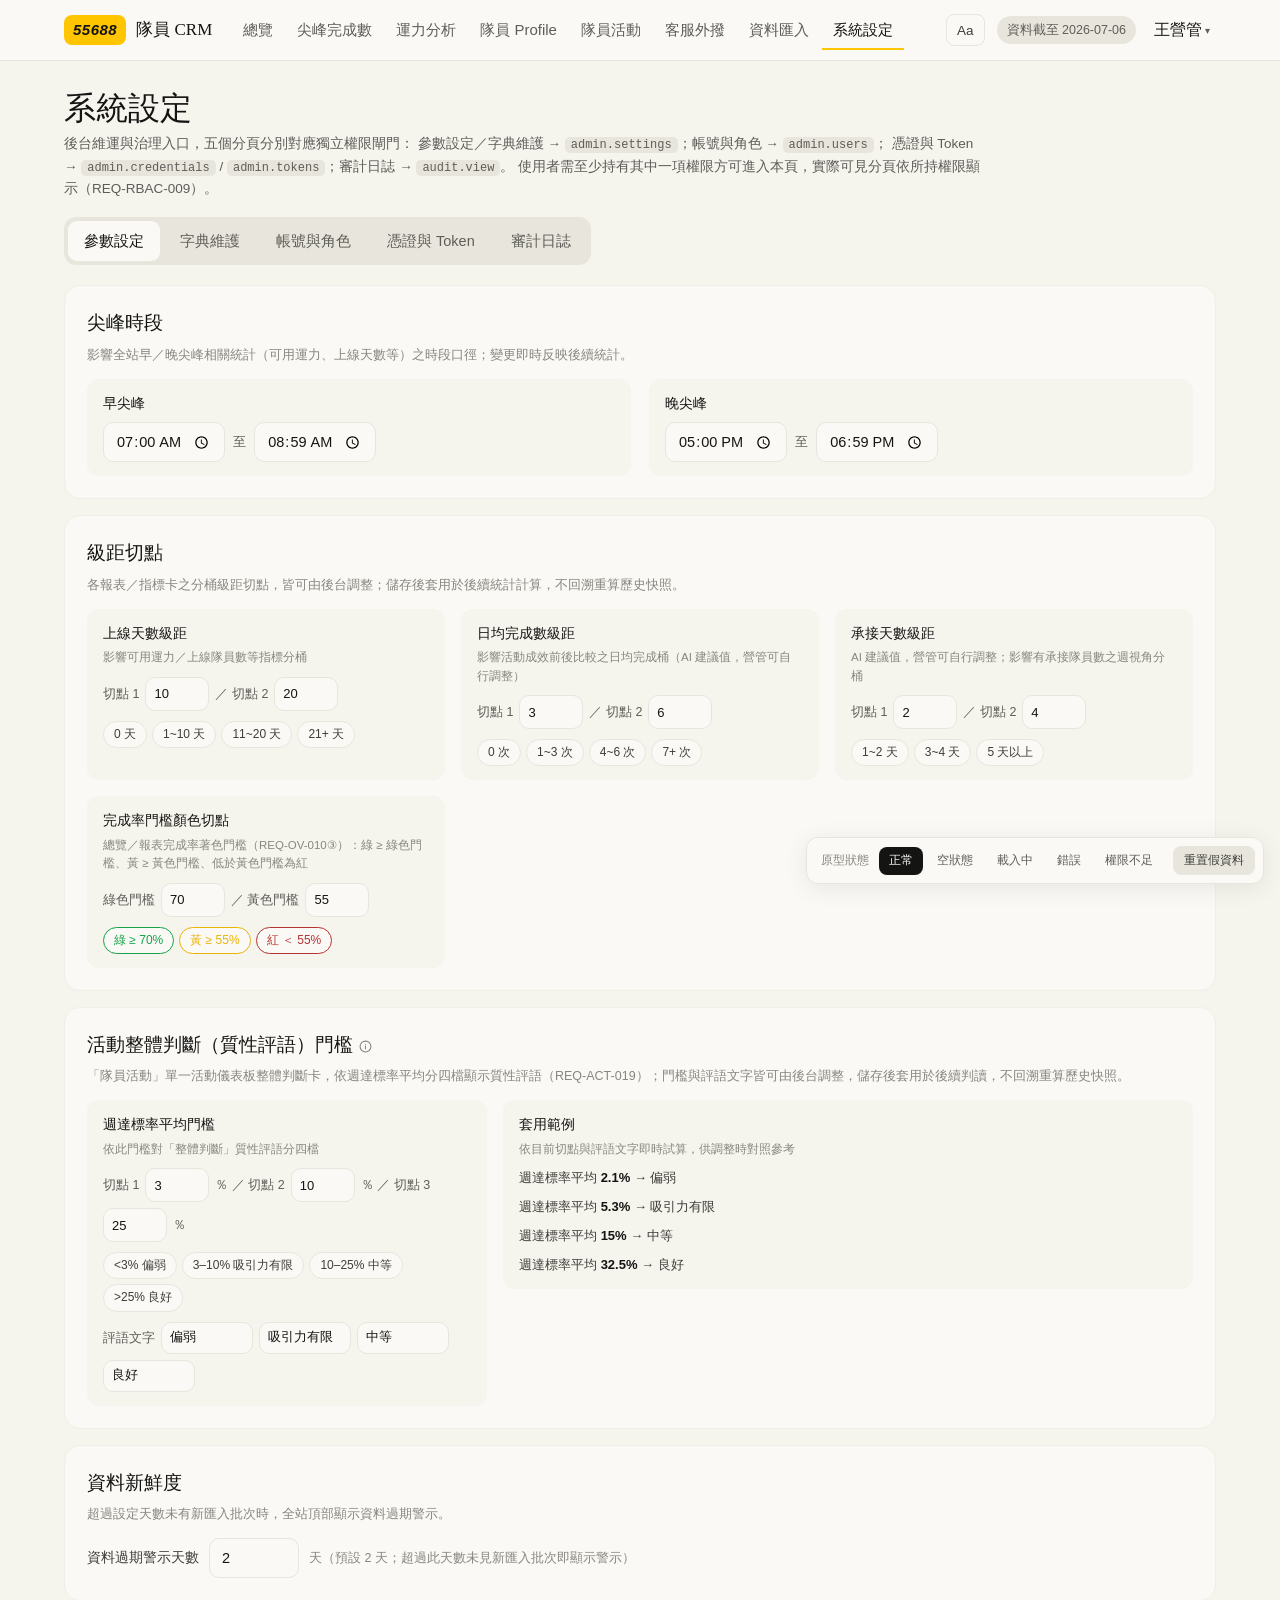
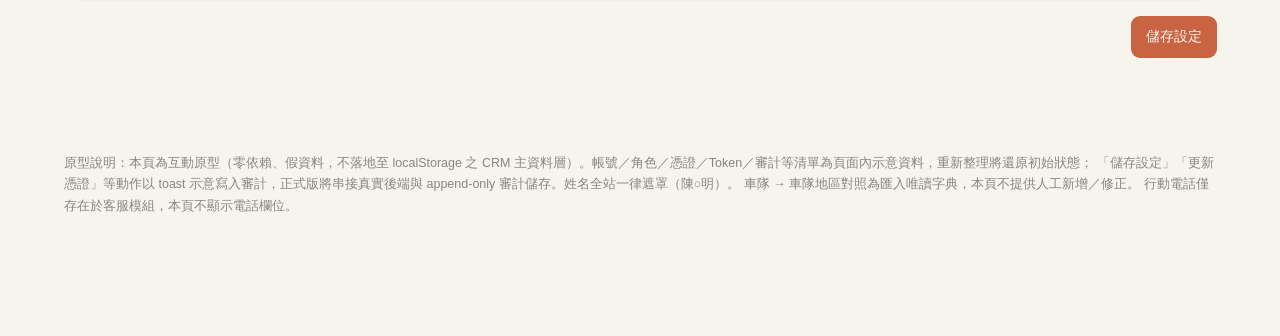
<file: pages/settings.html>
<!doctype html>
<html lang="zh-Hant">
<head>
<meta charset="utf-8">
<meta name="viewport" content="width=device-width, initial-scale=1">
<title>系統設定｜55688 隊員 CRM</title>
<link rel="stylesheet" href="../tokens.css?v=44">
<style>
  * { box-sizing: border-box; margin: 0; padding: 0; }
  html { font-size: 16px; }
  body { background: var(--bg); color: var(--fg); font-family: var(--font-body); line-height: var(--leading-body); min-height: 100dvh; }
  a { color: inherit; text-decoration: none; }
  button { font-family: inherit; }
  input, select { font-family: inherit; }
  :focus-visible { outline: none; box-shadow: var(--focus-ring); border-radius: 8px; }

  #crm-nav { position: sticky; top: 0; z-index: 100; background: var(--surface); border-bottom: 1px solid var(--border-soft); }
  .nav-inner { max-width: var(--container-max); margin: 0 auto; padding: 0 var(--container-gutter-desktop); display: flex; align-items: center; gap: 20px; height: 60px; }
  .nav-brand { display: flex; align-items: center; gap: 10px; flex-shrink: 0; }
  .brand-badge { background: var(--brand-55688); color: var(--brand-55688-on); font-weight: 700; font-style: italic; padding: 3px 9px; border-radius: 8px; font-size: 15px; letter-spacing: .5px; }
  .brand-title { font-family: var(--font-display); font-weight: 500; font-size: 17px; }
  .nav-links { display: flex; gap: 2px; overflow-x: auto; flex: 1; }
  .nav-link { padding: 8px 11px; border-radius: 8px; font-size: 15px; color: var(--muted); white-space: nowrap; transition: color var(--motion-fast), background var(--motion-fast); min-height: 36px; display: inline-flex; align-items: center; }
  .nav-link:hover { color: var(--fg); background: var(--surface-warm); }
  .nav-link.active { color: var(--fg); font-weight: 500; box-shadow: inset 0 -2px 0 var(--brand-55688); border-radius: 8px 8px 0 0; }
  .nav-link.pending { opacity: .55; }
  .nav-meta { display: flex; align-items: center; gap: 12px; flex-shrink: 0; }
  .data-chip { font-size: 12.5px; color: var(--muted); background: var(--surface-warm); padding: 4px 10px; border-radius: 9999px; }
  .nav-user { font-size: 14px; color: var(--fg-2); }

  .page { max-width: var(--container-max); margin: 0 auto; padding: 28px var(--container-gutter-desktop) 96px; }
  h1 { font-family: var(--font-display); font-weight: 500; font-size: 32px; line-height: 1.2; }
  .page-sub { color: var(--muted); font-size: 13.5px; margin-top: 6px; line-height: 1.6; max-width: 920px; }
  .page-sub code { font-family: var(--font-mono); font-size: 12px; background: var(--surface-warm); padding: 1px 6px; border-radius: 5px; }

  select {
    appearance: none; background: var(--surface) url('data:image/svg+xml;utf8,<svg xmlns="http://www.w3.org/2000/svg" width="12" height="12" viewBox="0 0 24 24" fill="none" stroke="%235e5d59" stroke-width="2.5"><path d="M6 9l6 6 6-6"/></svg>') no-repeat right 10px center;
    border: 1px solid var(--border-soft); border-radius: 12px; padding: 8px 32px 8px 14px;
    font-size: 14.5px; color: var(--fg); cursor: pointer; min-height: 40px;
  }
  select:hover { border-color: #d1cfc5; }
  input[type="time"], input[type="number"], input[type="text"], input[type="password"], input[type="date"], input[type="search"] {
    border: 1px solid var(--border-soft); border-radius: 10px; padding: 8px 12px; font-size: 14.5px;
    color: var(--fg); background: var(--surface); min-height: 40px; outline: none;
  }
  input:focus-visible, select:focus-visible { box-shadow: var(--focus-ring); }

  /* tabs（五分頁） */
  .tabs { display: flex; gap: 4px; background: var(--surface-warm); border-radius: 12px; padding: 4px; width: fit-content; max-width: 100%; overflow-x: auto; margin: 18px 0 20px; }
  .tab { border: none; background: transparent; padding: 9px 16px; border-radius: 9px; font-size: 14.5px; color: var(--muted); cursor: pointer; white-space: nowrap; min-height: 40px; transition: background var(--motion-fast), color var(--motion-fast); }
  .tab[aria-selected="true"] { background: var(--surface); color: var(--fg); font-weight: 500; box-shadow: 0 0 0 1px var(--border-soft); }

  .tabpane { display: grid; gap: 16px; }
  .tabpane > * { min-width: 0; }
  .panel { background: var(--surface); border: 1px solid var(--border); border-radius: 16px; padding: 22px; }
  .panel-title { font-family: var(--font-display); font-weight: 500; font-size: 19px; margin-bottom: 6px; display: flex; align-items: center; gap: 6px; flex-wrap: wrap; }
  .panel-note { color: var(--meta); font-size: 12.5px; margin-bottom: 14px; line-height: 1.6; }

  .btn { display: inline-flex; align-items: center; gap: 6px; border: none; cursor: pointer; border-radius: 8px; font-size: 14px; padding: 8px 14px; min-height: 40px; background: var(--surface-warm); color: var(--fg-2); box-shadow: 0 0 0 1px #d1cfc5; transition: background var(--motion-fast); }
  .btn:hover { background: #e0ddd1; }
  .btn:active { transform: scale(.98); }
  .btn-primary { background: var(--accent); color: var(--accent-on); box-shadow: 0 0 0 1px var(--accent); }
  .btn-primary:hover { background: var(--accent-hover); }
  .btn-sm { min-height: 32px; padding: 5px 12px; font-size: 13px; }
  .btn-danger-o { background: transparent; color: var(--danger); box-shadow: 0 0 0 1px rgba(181,51,51,.35); }
  .btn-danger-o:hover { background: rgba(181,51,51,.08); }

  .chart-wrap { overflow-x: auto; }
  table { border-collapse: collapse; width: 100%; font-size: 13.5px; min-width: 560px; }
  th, td { padding: 9px 10px; text-align: left; border-bottom: 1px solid var(--border); vertical-align: middle; }
  th { color: var(--muted); font-weight: 500; font-size: 12.5px; background: var(--bg); white-space: nowrap; }
  tbody tr:hover { background: var(--bg); }
  td.num, th.num { text-align: right; font-variant-numeric: tabular-nums; white-space: nowrap; }

  .mrow { cursor: pointer; }
  .mrow:focus-visible { box-shadow: inset var(--focus-ring); }
  .mrow .chev { display: inline-block; transition: transform var(--motion-fast); color: var(--meta); }
  .mrow[aria-expanded="true"] .chev { transform: rotate(90deg); }
  tr.detail-row td { background: var(--bg); padding: 16px; }

  .badge { display: inline-block; border-radius: 9999px; padding: 3px 11px; font-size: 12px; white-space: nowrap; }
  .badge-on { background: rgba(23,163,74,.1); color: var(--success); }
  .badge-off { background: var(--surface-warm); color: var(--muted); }
  .badge-warn { background: rgba(234,179,8,.14); color: #8a6100; }

  .chip { background: var(--surface-warm); color: var(--fg-2); border-radius: 9999px; padding: 2px 10px; font-size: 11.5px; white-space: nowrap; display: inline-block; }
  .chips-wrap { display: flex; flex-wrap: wrap; gap: 4px; }

  .status-toggle { border: none; cursor: pointer; border-radius: 9999px; padding: 5px 13px; font-size: 12.5px; min-height: 30px; font-weight: 500; }
  .status-toggle[aria-pressed="true"] { background: rgba(23,163,74,.12); color: var(--success); }
  .status-toggle[aria-pressed="false"] { background: rgba(181,51,51,.08); color: var(--danger); }
  .status-toggle[disabled] { opacity: .5; cursor: not-allowed; }

  .callout { border-left: 3px solid var(--accent); background: var(--surface-warm); border-radius: 0 12px 12px 0; padding: 14px 18px; font-size: 13px; color: var(--fg-2); line-height: 1.75; }
  .callout b { color: var(--fg); }
  .banner-warn { border-left: 3px solid var(--warn); background: rgba(234,179,8,.08); border-radius: 0 12px 12px 0; padding: 14px 18px; font-size: 13.5px; color: var(--fg-2); line-height: 1.7; display: grid; gap: 4px; }
  .fixed-note { background: var(--surface-warm); border-radius: 12px; padding: 12px 16px; font-size: 12.5px; color: var(--fg-2); margin-bottom: 4px; line-height: 1.6; }

  /* 口徑 info icon */
  .crm-info { position: relative; display: inline-flex; color: var(--meta); cursor: help; vertical-align: middle; }
  .crm-info:hover, .crm-info:focus-visible { color: var(--fg-2); }
  .crm-info-tip { position: absolute; bottom: calc(100% + 8px); left: 50%; transform: translateX(-50%); background: var(--fg); color: var(--surface); font-size: 12px; line-height: 1.5; padding: 8px 12px; border-radius: 8px; width: max-content; max-width: 280px; opacity: 0; pointer-events: none; transition: opacity var(--motion-fast); z-index: 500; text-align: left; }
  .crm-info:hover .crm-info-tip, .crm-info:focus-visible .crm-info-tip { opacity: 1; }

  /* 參數設定 */
  .peak-grid { display: grid; grid-template-columns: 1fr 1fr; gap: 18px; }
  .peak-grid > * { min-width: 0; }
  @media (max-width: 700px) { .peak-grid { grid-template-columns: 1fr; } }
  .peak-card { background: var(--bg); border-radius: 12px; padding: 14px 16px; }
  .peak-card .pk-label { font-size: 13.5px; font-weight: 500; margin-bottom: 8px; }
  .time-pair { display: flex; align-items: center; gap: 8px; flex-wrap: wrap; font-size: 13px; color: var(--muted); }

  .cut-grid { display: grid; grid-template-columns: repeat(3, 1fr); gap: 16px; }
  .cut-grid > * { min-width: 0; }
  @media (max-width: 900px) { .cut-grid { grid-template-columns: 1fr; } }
  .cut-card { background: var(--bg); border-radius: 12px; padding: 14px 16px; }
  .cut-card .ck-label { font-size: 13.5px; font-weight: 500; margin-bottom: 4px; }
  .cut-card .ck-note { color: var(--meta); font-size: 11.5px; margin-bottom: 10px; }
  .cut-inputs { display: flex; align-items: center; gap: 6px; flex-wrap: wrap; font-size: 12.5px; color: var(--muted); margin-bottom: 10px; }
  .cut-inputs input { width: 64px; min-height: 34px; padding: 5px 8px; font-size: 13px; }
  .cut-preview { display: flex; flex-wrap: wrap; gap: 5px; }
  .cut-preview span { background: var(--surface); border: 1px solid var(--border-soft); border-radius: 9999px; padding: 3px 10px; font-size: 12px; color: var(--fg-2); }
  .cut-preview .cp-green { color: var(--success); border-color: var(--success); }
  .cut-preview .cp-yellow { color: var(--warn); border-color: var(--warn); }
  .cut-preview .cp-red { color: var(--danger); border-color: var(--danger); }

  /* 質性門檻卡＋右側套用範例面板 */
  .judge-layout { display: grid; grid-template-columns: minmax(260px, 400px) 1fr; gap: 16px; align-items: start; }
  .judge-layout > * { min-width: 0; }
  @media (max-width: 780px) { .judge-layout { grid-template-columns: 1fr; } }
  .judge-label-row { display: flex; align-items: center; gap: 6px; flex-wrap: wrap; font-size: 12.5px; color: var(--muted); margin-top: 10px; }
  input.jl-input { width: 92px; min-height: 32px; padding: 5px 8px; font-size: 12.5px; }
  .judge-example-list { display: grid; gap: 8px; }
  .judge-example-list div { font-size: 13px; color: var(--fg-2); }
  .judge-example-list b { color: var(--fg); font-variant-numeric: tabular-nums; }
  .stale-row { display: flex; align-items: center; gap: 10px; flex-wrap: wrap; }
  .stale-row input { width: 90px; }
  .save-bar { display: flex; justify-content: flex-end; }

  /* 字典維護 */
  .search-input { display: flex; align-items: center; gap: 8px; background: var(--surface); border: 1px solid var(--border-soft); border-radius: 12px; padding: 0 14px; min-height: 42px; max-width: 320px; margin-bottom: 12px; }
  .search-input svg { color: var(--meta); flex-shrink: 0; }
  .search-input input { border: none; outline: none; background: transparent; font-size: 14px; width: 100%; color: var(--fg); min-height: unset; }
  .dict-toolbar { display: flex; gap: 10px; flex-wrap: wrap; align-items: center; margin-bottom: 12px; }
  .dict-toolbar .search-input { margin-bottom: 0; }
  tr.row-caution { background: rgba(234,179,8,.08); }
  tbody tr.row-caution:hover { background: rgba(234,179,8,.16); }

  /* RBAC matrix */
  .matrix-table { min-width: 640px; }
  .matrix-table td, .matrix-table th { font-size: 12.5px; }
  .perm-cell { display: flex; align-items: center; gap: 6px; }
  .perm-cell label { cursor: pointer; }
  .perm-cell input[type="checkbox"] { width: 16px; height: 16px; cursor: pointer; accent-color: var(--accent); }
  .module-row td:first-child { color: var(--fg-2); font-weight: 500; white-space: nowrap; }

  /* 表格內緊湊下拉（指派角色／行政區修正） */
  td select.tbl-select { min-height: 34px; padding: 6px 28px 6px 10px; font-size: 13px; }
  td .lock-badge { display: block; margin-bottom: 4px; }

  /* Modal */
  .modal-backdrop { position: fixed; inset: 0; background: rgba(20, 20, 19, .45); z-index: 8000; display: none; align-items: center; justify-content: center; padding: 16px; }
  .modal-backdrop.show { display: flex; }
  .modal { background: var(--surface); border-radius: 16px; width: 460px; max-width: 100%; padding: 24px; box-shadow: rgba(0,0,0,.18) 0 12px 48px; }
  .modal h3 { font-family: var(--font-display); font-weight: 500; font-size: 20px; margin-bottom: 6px; }
  .modal p.desc { color: var(--muted); font-size: 13px; margin-bottom: 16px; line-height: 1.6; }
  .field { margin-bottom: 14px; }
  .field label { display: block; font-size: 13.5px; color: var(--fg-2); margin-bottom: 5px; font-weight: 500; }
  .field select, .field input { width: 100%; }
  .modal-foot { display: flex; justify-content: flex-end; gap: 8px; margin-top: 20px; }

  .state-layer { display: none; padding: 72px 24px; text-align: center; }
  .state-layer.show { display: block; }
  .state-icon { font-size: 40px; margin-bottom: 12px; }
  .state-title { font-family: var(--font-display); font-weight: 500; font-size: 20px; }
  .state-desc { color: var(--muted); font-size: 14px; margin-top: 6px; }
  .skeleton { border-radius: 12px; background: linear-gradient(90deg, var(--surface-warm) 25%, #f0eee4 50%, var(--surface-warm) 75%); background-size: 200% 100%; animation: shim 1.4s infinite; }
  @keyframes shim { 0% { background-position: 200% 0; } 100% { background-position: -200% 0; } }
  @media (prefers-reduced-motion: reduce) { .skeleton { animation: none; } * { transition-duration: 0ms !important; } }

  .audit-filters { display: flex; gap: 8px; flex-wrap: wrap; align-items: center; margin-bottom: 14px; }
  .audit-filters .drange { display: flex; align-items: center; gap: 6px; font-size: 12.5px; color: var(--muted); }
  .audit-filters .drange input { min-height: 40px; }

  footer.proto-note { max-width: var(--container-max); margin: 0 auto; padding: 0 24px 120px; color: var(--meta); font-size: 12.5px; line-height: 1.7; }
</style>
</head>
<body>

<nav id="crm-nav" aria-label="全站導覽"></nav>

<main class="page">
  <h1>系統設定</h1>
  <div class="page-sub">
    後台維運與治理入口，五個分頁分別對應獨立權限閘門：
    參數設定／字典維護 → <code>admin.settings</code>；帳號與角色 → <code>admin.users</code>；
    憑證與 Token → <code>admin.credentials</code> / <code>admin.tokens</code>；審計日誌 → <code>audit.view</code>。
    使用者需至少持有其中一項權限方可進入本頁，實際可見分頁依所持權限顯示（REQ-RBAC-009）。
  </div>

  <div class="tabs" role="tablist" aria-label="系統設定分頁">
    <button class="tab" role="tab" id="tab-1" aria-selected="true" data-tab="params" type="button">參數設定</button>
    <button class="tab" role="tab" id="tab-2" aria-selected="false" data-tab="dict" type="button">字典維護</button>
    <button class="tab" role="tab" id="tab-3" aria-selected="false" data-tab="rbac" type="button">帳號與角色</button>
    <button class="tab" role="tab" id="tab-4" aria-selected="false" data-tab="creds" type="button">憑證與 Token</button>
    <button class="tab" role="tab" id="tab-5" aria-selected="false" data-tab="audit" type="button">審計日誌</button>
  </div>

  <div id="content-normal">

    <!-- ① 參數設定（REQ-SET-001） -->
    <section class="tabpane" id="pane-params" role="tabpanel" aria-labelledby="tab-1">
      <div class="panel">
        <div class="panel-title">尖峰時段</div>
        <div class="panel-note">影響全站早／晚尖峰相關統計（可用運力、上線天數等）之時段口徑；變更即時反映後續統計。</div>
        <div class="peak-grid">
          <div class="peak-card">
            <div class="pk-label">早尖峰</div>
            <div class="time-pair">
              <input type="time" id="p-morn-s" value="07:00" aria-label="早尖峰開始時間">
              <span>至</span>
              <input type="time" id="p-morn-e" value="08:59" aria-label="早尖峰結束時間">
            </div>
          </div>
          <div class="peak-card">
            <div class="pk-label">晚尖峰</div>
            <div class="time-pair">
              <input type="time" id="p-eve-s" value="17:00" aria-label="晚尖峰開始時間">
              <span>至</span>
              <input type="time" id="p-eve-e" value="18:59" aria-label="晚尖峰結束時間">
            </div>
          </div>
        </div>
      </div>

      <div class="panel">
        <div class="panel-title">級距切點</div>
        <div class="panel-note">各報表／指標卡之分桶級距切點，皆可由後台調整；儲存後套用於後續統計計算，不回溯重算歷史快照。</div>
        <div class="cut-grid" id="cut-grid"></div>
      </div>

      <div class="panel">
        <div class="panel-title">活動整體判斷（質性評語）門檻 <span id="judge-info"></span></div>
        <div class="panel-note">「隊員活動」單一活動儀表板整體判斷卡，依週達標率平均分四檔顯示質性評語（REQ-ACT-019）；門檻與評語文字皆可由後台調整，儲存後套用於後續判讀，不回溯重算歷史快照。</div>
        <div class="judge-layout" id="judge-grid"></div>
      </div>

      <div class="panel">
        <div class="panel-title">資料新鮮度</div>
        <div class="panel-note">超過設定天數未有新匯入批次時，全站頂部顯示資料過期警示。</div>
        <div class="stale-row">
          <label for="p-stale" style="font-size:13.5px;color:var(--fg-2)">資料過期警示天數</label>
          <input type="number" id="p-stale" value="2" min="1" max="30" aria-label="資料過期警示天數">
          <span style="color:var(--meta);font-size:12.5px">天（預設 2 天；超過此天數未見新匯入批次即顯示警示）</span>
        </div>
      </div>

      <div class="save-bar">
        <button class="btn btn-primary" id="btn-save-params" type="button">儲存設定</button>
      </div>
    </section>

    <!-- ② 字典維護 -->
    <section class="tabpane" id="pane-dict" role="tabpanel" aria-labelledby="tab-2" style="display:none">

      <!-- (c) 車隊→車隊地區：重點 panel 放最上（REQ-SET-007，2026-07-09 改唯讀） -->
      <div class="panel">
        <div class="panel-title">車隊 → 車隊地區對照 <span id="branch-info"></span> <span class="chip" id="branch-count"></span></div>
        <div class="panel-note" id="branch-source-note"></div>
        <div class="callout" style="margin-bottom:16px">
          本字典唯一來源＝車隊對照表匯入（<code>fleet_dictionary</code>），後台不提供人工維護（2026-07-09 拍板）；
          <b>車隊地區「台北」＝雙北。</b>對照變更僅影響變更後之統計——已寫入之每日快照不回溯重算；身份別由所屬車隊類別推導。
        </div>
        <div class="dict-toolbar">
          <div class="search-input">
            <svg width="15" height="15" viewBox="0 0 24 24" fill="none" stroke="currentColor" stroke-width="2" aria-hidden="true"><circle cx="11" cy="11" r="8"/><path d="m21 21-4.35-4.35"/></svg>
            <input id="branch-q" type="search" placeholder="搜尋車隊名稱" aria-label="搜尋車隊名稱">
          </div>
          <select id="branch-region-f" aria-label="篩選車隊地區"></select>
        </div>
        <div class="chart-wrap"><table id="branch-table" aria-label="車隊與車隊地區對照表"></table></div>
        <div class="banner-warn" style="margin-top:14px">
          <div>⚠️ members 匯入 branch 查無對照：<b>大都會苗栗車隊</b>（1 筆）</div>
          <div>待下一次對照表更新，期間該隊員地區歸「未對照」分組。</div>
        </div>
      </div>

      <!-- (a) 活動類型字典（REQ-SET-002） -->
      <div class="panel">
        <div class="panel-title">活動類型字典</div>
        <div class="panel-note">維護「隊員活動」建立時可選用之活動類型；停用不刪除既有引用資料。</div>
        <div style="display:flex;justify-content:flex-end;margin-bottom:10px">
          <button class="btn btn-sm" id="btn-type-add" type="button">＋新增類型</button>
        </div>
        <div class="chart-wrap"><table id="type-table" aria-label="活動類型字典表"></table></div>
      </div>

      <!-- 原 (b) 行政區→縣市對照已移除（REQ-SET-006 廢止，2026-07-17 使用者拍板：online_records 源端補縣市欄後，全部含行政區之資料源均自帶縣市，字典無存在必要） -->
    </section>

    <!-- ③ 帳號與角色（RBAC） -->
    <section class="tabpane" id="pane-rbac" role="tabpanel" aria-labelledby="tab-3" style="display:none">
      <div class="banner-warn">
        <div>⚠️ 目前僅剩 <b>1 位 super admin</b>，建議指派第二位以避免單點風險。</div>
        <div>唯一 super admin 不可停用／降級（REQ-RBAC-003）。</div>
      </div>

      <div class="panel">
        <div class="panel-title">使用者</div>
        <div class="panel-note">狀態切換為「停用即除役」，不提供硬刪除；停用後之登入請求一律回 403（REQ-AUTH-005）。連續登入失敗 5 次帳號將鎖定 15 分鐘（429，REQ-AUTH-002）；管理員可於本表直接解鎖或代為重設密碼（REQ-AUTH-004）。</div>
        <div style="display:flex;justify-content:flex-end;margin-bottom:10px">
          <button class="btn btn-sm" id="btn-user-add" type="button">＋新增帳號</button>
        </div>
        <div class="chart-wrap"><table id="user-table" aria-label="使用者帳號表"></table></div>
      </div>

      <div class="panel">
        <div class="panel-title">角色 <span id="role-info"></span></div>
        <div class="panel-note">點列展開「模組 × 權限」matrix；權限變更於使用者下次請求生效，並寫入審計（REQ-RBAC-007/009）。停用角色不可再指派給帳號；已持有者依 REQ-RBAC-008 於下次請求起失去該角色權限（其他角色不受影響）。內建 super admin 角色不可停用。</div>
        <div style="display:flex;justify-content:flex-end;margin-bottom:10px">
          <button class="btn btn-sm" id="btn-role-add" type="button">＋新增角色</button>
        </div>
        <div class="chart-wrap"><table id="role-table" aria-label="角色與權限表"></table></div>
      </div>

      <div class="panel">
        <div class="panel-title">Break-glass 自助重設</div>
        <div class="callout">
          super admin 綁定 email 可自助觸發密碼重設，不需其他管理員介入；完成後系統自動寫入審計（動作／時間／來源 IP），
          並即時通知其他 super admin。
        </div>
      </div>
    </section>

    <!-- ④ 憑證與 Token（REQ-SET-003 / REQ-IMP-013） -->
    <section class="tabpane" id="pane-creds" role="tabpanel" aria-labelledby="tab-4" style="display:none">
      <div class="panel">
        <div class="panel-title">外部憑證</div>
        <div class="panel-note">憑證以 AES-256 加密儲存；密碼欄位永不回顯明文，僅顯示遮罩，更新一律寫入審計。</div>
        <div class="chart-wrap"><table id="cred-table" aria-label="外部憑證表"></table></div>
      </div>

      <div class="panel">
        <div class="panel-title">API Token</div>
        <div style="display:flex;justify-content:flex-end;margin-bottom:10px">
          <button class="btn btn-sm" id="btn-token-add" type="button">＋建立 Token</button>
        </div>
        <div class="chart-wrap"><table id="token-table" aria-label="API Token 表"></table></div>
        <div id="token-revoked-wrap"></div>
        <div class="fixed-note" style="margin-top:14px">
          token 綁最小 scope、可設效期、可即時撤銷；憑證讀取 scope 另綁 IP 白名單（限排程主機）＋限流＋每次讀取寫審計，白名單外拒絕並告警（REQ-IMP-013）。
        </div>
      </div>
    </section>

    <!-- ⑤ 審計日誌（REQ-SET-004） -->
    <section class="tabpane" id="pane-audit" role="tabpanel" aria-labelledby="tab-5" style="display:none">
      <div class="fixed-note">append-only：任何角色（含 super admin）皆不可刪除或修改審計日誌，僅可查詢與匯出。</div>
      <div class="panel">
        <div class="panel-title">審計日誌</div>
        <div class="audit-filters" role="group" aria-label="審計日誌篩選">
          <select id="a-action" aria-label="篩選動作類型"></select>
          <select id="a-who" aria-label="篩選操作者"></select>
          <span class="drange">
            <label for="a-from">起</label><input type="date" id="a-from" aria-label="起始日期" min="2020-01-01" max="2035-12-31">
            <label for="a-to">迄</label><input type="date" id="a-to" aria-label="結束日期" min="2020-01-01" max="2035-12-31">
          </span>
          <button class="btn btn-sm" id="btn-audit-reset" type="button">清除篩選</button>
          <button class="btn btn-sm" id="btn-audit-export" type="button" style="margin-left:auto">匯出</button>
        </div>
        <div class="chart-wrap"><table id="audit-table" aria-label="審計日誌表"></table></div>
      </div>
    </section>

  </div>

  <div class="state-layer" id="st-empty">
    <div class="state-icon" aria-hidden="true">🗂️</div>
    <div class="state-title">尚無資料</div>
    <div class="state-desc">尚未建立任何設定項目，請聯絡系統管理員初始化。</div>
  </div>
  <div class="state-layer" id="st-loading" aria-label="載入中">
    <div style="display:grid;gap:12px;max-width:960px;margin:0 auto">
      <div class="skeleton" style="height:140px"></div>
      <div class="skeleton" style="height:280px"></div>
    </div>
  </div>
  <div class="state-layer" id="st-error">
    <div class="state-icon" aria-hidden="true">⚠️</div>
    <div class="state-title">資料載入失敗</div>
    <div class="state-desc">連線發生問題（HTTP 500），請稍後再試。</div>
    <button class="btn" type="button" id="btn-error-retry">重試</button>
  </div>
  <div class="state-layer" id="st-forbidden">
    <div class="state-icon" aria-hidden="true">🔒</div>
    <div class="state-title">無權限檢視此頁</div>
    <div class="state-desc">你的帳號沒有系統設定任一子權限（admin.settings／admin.credentials／admin.tokens／admin.users／audit.view）。</div>
  </div>
</main>

<footer class="proto-note">
  原型說明：本頁為互動原型（零依賴、假資料，不落地至 localStorage 之 CRM 主資料層）。帳號／角色／憑證／Token／審計等清單為頁面內示意資料，重新整理將還原初始狀態；
  「儲存設定」「更新憑證」等動作以 toast 示意寫入審計，正式版將串接真實後端與 append-only 審計儲存。姓名全站一律遮罩（陳○明）。
  車隊 → 車隊地區對照為匯入唯讀字典，本頁不提供人工新增／修正。
  行動電話僅存在於客服模組，本頁不顯示電話欄位。
</footer>

<!-- modal：更新外部憑證 -->
<div class="modal-backdrop" id="modal-cred" role="dialog" aria-modal="true" aria-labelledby="mc-title">
  <div class="modal">
    <h3 id="mc-title">更新憑證</h3>
    <p class="desc">憑證將以 AES-256 加密儲存；儲存後密碼欄位永不回顯明文。</p>
    <div class="field"><label for="mc-account">帳號</label><input type="text" id="mc-account" disabled></div>
    <div class="field"><label for="mc-pass">新密碼</label><input type="password" id="mc-pass" placeholder="輸入新密碼" autocomplete="new-password"></div>
    <div class="field"><label for="mc-pass2">確認密碼</label><input type="password" id="mc-pass2" placeholder="再次輸入新密碼" autocomplete="new-password"></div>
    <div class="modal-foot">
      <button class="btn" type="button" id="mc-cancel">取消</button>
      <button class="btn btn-primary" type="button" id="mc-ok">更新並寫入審計</button>
    </div>
  </div>
</div>

<!-- modal：新增角色 -->
<div class="modal-backdrop" id="modal-role" role="dialog" aria-modal="true" aria-labelledby="mr-title">
  <div class="modal">
    <h3 id="mr-title">新增角色</h3>
    <p class="desc">新角色預設不具任何權限；建立後請於角色列表點列展開，逐一勾選模組權限。</p>
    <div class="field"><label for="mr-name">角色名稱</label><input type="text" id="mr-name" placeholder="例：客服兼稽核" maxlength="20"></div>
    <div class="modal-foot">
      <button class="btn" type="button" id="mr-cancel">取消</button>
      <button class="btn btn-primary" type="button" id="mr-ok">建立角色</button>
    </div>
  </div>
</div>

<!-- modal：新增活動類型（REQ-SET-002） -->
<div class="modal-backdrop" id="modal-acttype" role="dialog" aria-modal="true" aria-labelledby="mat-title">
  <div class="modal">
    <h3 id="mat-title">新增活動類型</h3>
    <p class="desc">新類型預設啟用，立即出現於「隊員活動」建立時之類型選單。</p>
    <div class="field"><label for="mat-name">類型名稱</label><input type="text" id="mat-name" placeholder="例：季節性招募" maxlength="20"></div>
    <div class="modal-foot">
      <button class="btn" type="button" id="mat-cancel">取消</button>
      <button class="btn btn-primary" type="button" id="mat-ok">建立類型</button>
    </div>
  </div>
</div>

<!-- modal：新增帳號 -->
<div class="modal-backdrop" id="modal-user" role="dialog" aria-modal="true" aria-labelledby="mu-title">
  <div class="modal">
    <h3 id="mu-title">新增帳號</h3>
    <p class="desc">帳號由 Supabase Auth 以 email＋password 管理；設定預設密碼交付新使用者，首次登入將強制變更密碼。</p>
    <div class="field"><label for="mu-email">Email</label><input type="text" id="mu-email" placeholder="name@55688.com.tw" autocomplete="off"></div>
    <div class="field"><label for="mu-name">姓名</label><input type="text" id="mu-name" placeholder="真實姓名（全站顯示將自動遮罩）" autocomplete="off"></div>
    <div class="field"><label for="mu-role">角色</label><select id="mu-role"></select></div>
    <div class="field">
      <label for="mu-pwd">預設密碼</label>
      <div style="display:flex;gap:8px">
        <input type="text" id="mu-pwd" placeholder="至少 8 碼，需含英文與數字" autocomplete="off" style="flex:1">
        <button class="btn" type="button" id="mu-pwd-gen">產生</button>
      </div>
    </div>
    <div class="modal-foot">
      <button class="btn" type="button" id="mu-cancel">取消</button>
      <button class="btn btn-primary" type="button" id="mu-ok">建立帳號</button>
    </div>
  </div>
</div>

<!-- modal：重設密碼確認（管理員代重設，REQ-AUTH-004） -->
<div class="modal-backdrop" id="modal-reset" role="dialog" aria-modal="true" aria-labelledby="mrs-title">
  <div class="modal">
    <h3 id="mrs-title">重設密碼確認</h3>
    <p class="desc">將寄送密碼重設信至該帳號綁定信箱，原密碼即刻失效；此動作將寫入審計日誌。</p>
    <div class="field"><label for="mrs-acct">帳號</label><input type="text" id="mrs-acct" disabled></div>
    <div class="banner-warn" id="mrs-super-note" style="display:none;margin-bottom:16px">
      <div>此帳號具 super admin 角色：正式版依 REQ-AUTH-004，代為重設密碼僅限「其他 super admin」執行；本原型不模擬登入身分，不擋此操作。</div>
    </div>
    <div class="modal-foot">
      <button class="btn" type="button" id="mrs-cancel">取消</button>
      <button class="btn btn-primary" type="button" id="mrs-ok">確認寄送重設信</button>
    </div>
  </div>
</div>

<!-- modal：建立 Token（REQ-IMP-013） -->
<div class="modal-backdrop" id="modal-token" role="dialog" aria-modal="true" aria-labelledby="mtk-title">
  <div class="modal">
    <h3 id="mtk-title">建立 Token</h3>
    <p class="desc">token 綁最小 scope、可設效期、可即時撤銷；scope 值域沿用 RBAC 權限 key（正式版專屬 scope 定義待訂）。</p>
    <div class="field"><label for="mtk-name">名稱</label><input type="text" id="mtk-name" placeholder="例：夜間批次匯入排程" maxlength="30"></div>
    <div class="field">
      <label>Scope（可複選，至少一項）</label>
      <div id="mtk-scopes" style="display:grid;gap:6px;max-height:220px;overflow-y:auto;border:1px solid var(--border-soft);border-radius:10px;padding:10px 12px"></div>
    </div>
    <div class="field">
      <label for="mtk-expire">效期</label>
      <select id="mtk-expire">
        <option value="30">30 天</option>
        <option value="90" selected>90 天</option>
        <option value="365">365 天</option>
        <option value="forever">永久</option>
      </select>
    </div>
    <div class="modal-foot">
      <button class="btn" type="button" id="mtk-cancel">取消</button>
      <button class="btn btn-primary" type="button" id="mtk-ok">建立 Token</button>
    </div>
  </div>
</div>

<script src="../app.js?v=46"></script>
<script>
(function () {
  'use strict';
  var DB = CRM.load();
  CRM.mountNav('settings', DB.meta.dataAsOf);

  /* ══════════════════════════ ① 參數設定（REQ-SET-001） ══════════════════════════ */
  var CUT_DEFS = [
    { key: 'online', label: '上線天數級距', note: '影響可用運力／上線隊員數等指標分桶', c1: 10, c2: 20, unit: '天', hasZero: true },
    { key: 'daily', label: '日均完成數級距', note: '影響活動成效前後比較之日均完成桶（AI 建議值，營管可自行調整）', c1: 3, c2: 6, unit: '次', hasZero: true },
    { key: 'accept', label: '承接天數級距', note: 'AI 建議值，營管可自行調整；影響有承接隊員數之週視角分桶', c1: 2, c2: 4, unit: '天', hasZero: false },
    { key: 'complete', label: '完成率門檻顏色切點', note: '總覽／報表完成率著色門檻（REQ-OV-010③）：綠 ≥ 綠色門檻、黃 ≥ 黃色門檻、低於黃色門檻為紅', c1: 70, c2: 55, unit: '%', kind: 'color' }
  ];
  function cutPreview(def) {
    var u = def.unit;
    if (def.kind === 'color') {
      return ['<span class="cp-green">綠 ≥ ' + def.c1 + u + '</span>', '<span class="cp-yellow">黃 ≥ ' + def.c2 + u + '</span>', '<span class="cp-red">紅 ＜ ' + def.c2 + u + '</span>'];
    }
    if (def.hasZero) {
      return ['0 ' + u, '1~' + def.c1 + ' ' + u, (def.c1 + 1) + '~' + def.c2 + ' ' + u, (def.c2 + 1) + '+ ' + u].map(function (t) { return '<span>' + t + '</span>'; });
    }
    return ['1~' + def.c1 + ' ' + u, (def.c1 + 1) + '~' + def.c2 + ' ' + u, (def.c2 + 1) + ' ' + u + '以上'].map(function (t) { return '<span>' + t + '</span>'; });
  }
  function renderCutGrid() {
    var wrap = document.getElementById('cut-grid');
    wrap.innerHTML = CUT_DEFS.map(function (d) {
      var lbl1 = d.kind === 'color' ? '綠色門檻' : '切點 1';
      var lbl2 = d.kind === 'color' ? '黃色門檻' : '切點 2';
      return '<div class="cut-card" data-cut="' + d.key + '">' +
        '<div class="ck-label">' + d.label + '</div>' +
        '<div class="ck-note">' + d.note + '</div>' +
        '<div class="cut-inputs">' + lbl1 + ' <input type="number" min="1" class="c1" value="' + d.c1 + '" aria-label="' + d.label + ' ' + lbl1 + '"> ／ ' + lbl2 + ' <input type="number" min="1" class="c2" value="' + d.c2 + '" aria-label="' + d.label + ' ' + lbl2 + '"></div>' +
        '<div class="cut-preview">' + cutPreview(d).join('') + '</div>' +
        '</div>';
    }).join('');
    wrap.querySelectorAll('.cut-card').forEach(function (card) {
      var def = CUT_DEFS.filter(function (d) { return d.key === card.dataset.cut; })[0];
      var i1 = card.querySelector('.c1'), i2 = card.querySelector('.c2');
      function sync() {
        var v1, v2;
        if (def.kind === 'color') {
          v1 = Math.min(100, Math.max(1, Math.round(Number(i1.value) || def.c1)));
          v2 = Math.min(v1 - 1, Math.max(1, Math.round(Number(i2.value) || def.c2)));
        } else {
          v1 = Math.max(1, Math.round(Number(i1.value) || def.c1));
          v2 = Math.max(v1 + 1, Math.round(Number(i2.value) || def.c2));
        }
        def.c1 = v1; def.c2 = v2; i1.value = v1; i2.value = v2;
        card.querySelector('.cut-preview').innerHTML = cutPreview(def).join('');
      }
      i1.addEventListener('input', sync);
      i2.addEventListener('input', sync);
    });
  }
  renderCutGrid();

  var JUDGE_DEF = { c1: 3, c2: 10, c3: 25 };
  var JUDGE_LABELS = ['偏弱', '吸引力有限', '中等', '良好'];  // 顯示文字可編輯（REQ-SET-001 補訂，2026-07-17）
  function judgePreview(def) {
    return [
      '<' + def.c1 + '% ' + JUDGE_LABELS[0],
      def.c1 + '–' + def.c2 + '% ' + JUDGE_LABELS[1],
      def.c2 + '–' + def.c3 + '% ' + JUDGE_LABELS[2],
      '>' + def.c3 + '% ' + JUDGE_LABELS[3]
    ];
  }
  function judgeRound1(n) { return Math.round(n * 10) / 10; }
  function judgeExampleValues(def) {
    // 每檔各取一個代表性數值：偏弱／良好取單門檻外推，中間兩檔取「進入區間 1/3 處」較貼近真實分佈
    return [
      judgeRound1(def.c1 * 0.7),
      judgeRound1(def.c1 + (def.c2 - def.c1) / 3),
      judgeRound1(def.c2 + (def.c3 - def.c2) / 3),
      judgeRound1(def.c3 * 1.3)
    ];
  }
  function renderJudgeExamples() {
    var host = document.getElementById('judge-example-list');
    if (!host) return;
    var vals = judgeExampleValues(JUDGE_DEF);
    host.innerHTML = vals.map(function (v, i) {
      return '<div>週達標率平均 <b>' + v + '%</b> → ' + (JUDGE_LABELS[i] || '（未填評語）') + '</div>';
    }).join('');
  }
  function renderJudgeGrid() {
    var wrap = document.getElementById('judge-grid');
    wrap.innerHTML = '<div class="cut-card">' +
      '<div class="ck-label">週達標率平均門檻</div>' +
      '<div class="ck-note">依此門檻對「整體判斷」質性評語分四檔</div>' +
      '<div class="cut-inputs">切點 1 <input type="number" min="1" max="97" class="jc1" value="' + JUDGE_DEF.c1 + '" aria-label="整體判斷門檻切點一（%）">％ ／ 切點 2 <input type="number" min="2" max="98" class="jc2" value="' + JUDGE_DEF.c2 + '" aria-label="整體判斷門檻切點二（%）">％ ／ 切點 3 <input type="number" min="3" max="99" class="jc3" value="' + JUDGE_DEF.c3 + '" aria-label="整體判斷門檻切點三（%）">％</div>' +
      '<div class="cut-preview">' + judgePreview(JUDGE_DEF).map(function (t) { return '<span>' + t + '</span>'; }).join('') + '</div>' +
      '<div class="judge-label-row">評語文字 ' + JUDGE_LABELS.map(function (l, i) {
        return '<input type="text" class="jl-input jl' + i + '" maxlength="10" value="' + l + '" aria-label="第 ' + (i + 1) + ' 檔評語顯示文字">';
      }).join('') + '</div>' +
      '</div>' +
      '<div class="cut-card">' +
      '<div class="ck-label">套用範例</div>' +
      '<div class="ck-note">依目前切點與評語文字即時試算，供調整時對照參考</div>' +
      '<div class="judge-example-list" id="judge-example-list"></div>' +
      '</div>';
    var card = wrap.querySelector('.cut-card');
    var i1 = card.querySelector('.jc1'), i2 = card.querySelector('.jc2'), i3 = card.querySelector('.jc3');
    function sync() {
      var v1 = Math.max(1, Math.round(Number(i1.value) || JUDGE_DEF.c1));
      var v2 = Math.max(v1 + 1, Math.round(Number(i2.value) || JUDGE_DEF.c2));
      var v3 = Math.max(v2 + 1, Math.round(Number(i3.value) || JUDGE_DEF.c3));
      JUDGE_DEF.c1 = v1; JUDGE_DEF.c2 = v2; JUDGE_DEF.c3 = v3;
      i1.value = v1; i2.value = v2; i3.value = v3;
      card.querySelector('.cut-preview').innerHTML = judgePreview(JUDGE_DEF).map(function (t) { return '<span>' + t + '</span>'; }).join('');
      renderJudgeExamples();
    }
    i1.addEventListener('input', sync);
    i2.addEventListener('input', sync);
    i3.addEventListener('input', sync);
    JUDGE_LABELS.forEach(function (_, idx) {
      var inp = card.querySelector('.jl' + idx);
      inp.addEventListener('input', function () {
        JUDGE_LABELS[idx] = inp.value;
        card.querySelector('.cut-preview').innerHTML = judgePreview(JUDGE_DEF).map(function (t) { return '<span>' + t + '</span>'; }).join('');
        renderJudgeExamples();
      });
    });
    renderJudgeExamples();
  }
  renderJudgeGrid();
  document.getElementById('judge-info').innerHTML = CRM.infoIcon('依週達標率平均分四檔：<3% 偏弱／3–10% 吸引力有限／10–25% 中等／>25% 良好（AI 建議預設值，實際檔位待營運以真實活動資料校正）；右側「套用範例」依當前切點與評語文字即時試算');

  document.getElementById('btn-save-params').addEventListener('click', function () {
    CRM.toast('已儲存：變更即時反映後續統計（已寫入審計）');
  });

  /* ══════════════════════════ ② 字典維護 ══════════════════════════ */
  var dictRendered = false;
  document.getElementById('branch-info').innerHTML = CRM.infoIcon('所屬車隊之車隊地區＝台北者計入雙北口徑；本字典唯一來源為車隊對照表匯入，後台不提供人工維護');

  var ACT_TYPES = [
    { name: '早尖峰', status: 'on' },
    { name: '晚尖峰', status: 'on' },
    { name: '車組招募', status: 'on' },
    { name: '獎勵活動', status: 'on' },
    { name: '培訓課程', status: 'on' },
    { name: '通用意願調查', status: 'on' }
  ];
  var typeEditIdx = -1;
  function renderTypeTable() {
    var html = '<thead><tr><th>類型名稱</th><th>狀態</th><th>操作</th></tr></thead><tbody>';
    ACT_TYPES.forEach(function (t, i) {
      if (i === typeEditIdx) {
        html += '<tr><td><input type="text" class="tbl-select" id="type-edit-name" value="' + t.name + '" maxlength="20" aria-label="' + t.name + ' 新名稱" style="min-height:34px;padding:6px 10px;font-size:13px;width:100%"></td>' +
          '<td><span class="badge ' + (t.status === 'on' ? 'badge-on">啟用' : 'badge-off">已停用') + '</span></td>' +
          '<td style="display:flex;gap:6px"><button class="btn btn-sm btn-primary" type="button" data-type-save="' + i + '">確認</button>' +
          '<button class="btn btn-sm" type="button" data-type-cancel="1">取消</button></td></tr>';
      } else {
        html += '<tr><td>' + t.name + '</td>' +
          '<td><span class="badge ' + (t.status === 'on' ? 'badge-on">啟用' : 'badge-off">已停用') + '</span></td>' +
          '<td style="display:flex;gap:6px"><button class="btn btn-sm" type="button" data-rename="' + i + '">改名</button>' +
          '<button class="btn btn-sm" type="button" data-toggle-type="' + i + '">' + (t.status === 'on' ? '停用' : '啟用') + '</button></td></tr>';
      }
      if (t.status === 'off') {
        html += '<tr><td colspan="3" style="color:var(--meta);font-size:12px;padding-top:0">不出現於新建活動選單；既有引用活動保留原類型顯示（選單標「已停用」）</td></tr>';
      }
    });
    html += '</tbody>';
    document.getElementById('type-table').innerHTML = html;
    document.querySelectorAll('[data-rename]').forEach(function (b) {
      b.addEventListener('click', function () {
        typeEditIdx = Number(b.dataset.rename);
        renderTypeTable();
        var inp = document.getElementById('type-edit-name');
        if (inp) { inp.focus(); inp.select(); }
      });
    });
    document.querySelectorAll('[data-type-cancel]').forEach(function (b) {
      b.addEventListener('click', function () { typeEditIdx = -1; renderTypeTable(); });
    });
    document.querySelectorAll('[data-type-save]').forEach(function (b) {
      b.addEventListener('click', function () {
        var idx = Number(b.dataset.typeSave);
        var nm = (document.getElementById('type-edit-name').value || '').trim();
        if (!nm) { CRM.toast('請輸入類型名稱'); return; }
        if (ACT_TYPES.some(function (t, j) { return j !== idx && t.name === nm; })) { CRM.toast('類型「' + nm + '」已存在，請換名稱'); return; }
        var old = ACT_TYPES[idx].name;
        ACT_TYPES[idx].name = nm;
        typeEditIdx = -1;
        renderTypeTable();
        CRM.toast('類型「' + old + '」已改名為「' + nm + '」（已寫入審計）');
      });
    });
    document.querySelectorAll('[data-toggle-type]').forEach(function (b) {
      b.addEventListener('click', function () {
        var t = ACT_TYPES[b.dataset.toggleType];
        t.status = (t.status === 'on') ? 'off' : 'on';
        renderTypeTable();
        CRM.toast('類型「' + t.name + '」已' + (t.status === 'on' ? '啟用' : '停用') + '（已寫入審計）');
      });
    });
  }
  var mActType = document.getElementById('modal-acttype');
  function openActTypeModal() {
    document.getElementById('mat-name').value = '';
    mActType.classList.add('show');
    document.getElementById('mat-name').focus();
  }
  function closeActTypeModal() { mActType.classList.remove('show'); }
  document.getElementById('btn-type-add').addEventListener('click', openActTypeModal);
  document.getElementById('mat-cancel').addEventListener('click', closeActTypeModal);
  mActType.addEventListener('click', function (e) { if (e.target === mActType) closeActTypeModal(); });
  document.getElementById('mat-ok').addEventListener('click', function () {
    var nm = document.getElementById('mat-name').value.trim();
    if (!nm) { CRM.toast('請輸入類型名稱'); return; }
    if (ACT_TYPES.some(function (t) { return t.name === nm; })) { CRM.toast('類型「' + nm + '」已存在，請換名稱'); return; }
    ACT_TYPES.push({ name: nm, status: 'on' });
    closeActTypeModal();
    renderTypeTable();
    CRM.toast('已新增類型「' + nm + '」（已寫入審計）');
  });

  /* 原行政區→縣市對照（districtRows/renderDistrictTable）已移除——REQ-SET-006 廢止（2026-07-17）：
     online_records 源端補縣市欄後，全部含行政區之資料源均自帶（縣市,行政區）配對，字典無存在必要 */

  /* 車隊 → 車隊地區對照：唯一來源＝fleet_dictionary 匯入快照，後台純唯讀檢視（REQ-SET-007，2026-07-09 拍板） */
  var FLEET_REGIONS = ['台北', '台中', '台南', '高雄', '桃園', '新竹', '花蓮', '嘉義', '宜蘭', '離島'];
  var FLEET_IMPORT_BATCH = 'IMP-20260707-06';
  var FLEET_IMPORT_AT = '2026-07-07 06:30';
  function fleetCategoryBadgeClass(category) {
    if (category === '小黃') return 'badge-on';
    if (category === '多元試跑') return 'badge-warn';
    return 'badge-off'; // 多元
  }
  function renderBranchFilterOptions() {
    var sel = document.getElementById('branch-region-f');
    sel.innerHTML = '<option value="">全部地區</option>' + FLEET_REGIONS.map(function (r) {
      return '<option value="' + r + '">' + r + '</option>';
    }).join('');
  }
  function renderBranchTable() {
    var q = (document.getElementById('branch-q').value || '').trim();
    var regionF = document.getElementById('branch-region-f').value;
    var rows = DB.fleetDict.filter(function (r) {
      if (regionF && r.region !== regionF) return false;
      if (q && r.name.indexOf(q) === -1) return false;
      return true;
    });
    var html = '<thead><tr><th>車隊名稱</th><th>類別</th><th>車隊地區</th></tr></thead><tbody>';
    if (!rows.length) html += '<tr><td colspan="3" style="color:var(--meta)">查無符合條件之車隊</td></tr>';
    rows.forEach(function (r) {
      var caution = r.name.indexOf('保留') !== -1;
      html += '<tr' + (caution ? ' class="row-caution"' : '') + '><td>' + r.name +
        (caution ? ' <span class="chip" title="保留類車隊，照對照表原樣收錄" style="cursor:help">保留類</span>' : '') + '</td>' +
        '<td><span class="badge ' + fleetCategoryBadgeClass(r.category) + '">' + r.category + '</span></td>' +
        '<td>' + r.region + '</td></tr>';
    });
    html += '</tbody>';
    document.getElementById('branch-table').innerHTML = html;
  }
  document.getElementById('branch-count').textContent = '共 ' + CRM.fmt(DB.fleetDict.length) + ' 筆';
  document.getElementById('branch-source-note').textContent = '來源：車隊對照表匯入（每日自動／手動上傳）・最後更新批次 ' + FLEET_IMPORT_BATCH + '（' + FLEET_IMPORT_AT + '）';
  renderBranchFilterOptions();
  document.getElementById('branch-q').addEventListener('input', renderBranchTable);
  document.getElementById('branch-region-f').addEventListener('change', renderBranchTable);

  function renderDict() {
    if (dictRendered) return;
    dictRendered = true;
    renderTypeTable();
    renderBranchTable();
  }

  /* ══════════════════════════ ③ 帳號與角色（RBAC） ══════════════════════════ */
  var rbacRendered = false;
  var USERS = [
    { acct: 'admin01', name: '王大明', roles: ['super admin'], on: true },
    { acct: 'ops01', name: '陳雅婷', roles: ['營管'], on: true },
    { acct: 'ops02', name: '林建宏', roles: ['營管', '稽核'], on: true },
    { acct: 'cs01', name: '張淑芬', roles: ['客服主管'], on: true },
    { acct: 'cs02', name: '李美玲', roles: ['客服人員'], on: true, locked: true },  // 種子：連續登入失敗鎖定示範（REQ-AUTH-002/006 之後台解鎖）
    { acct: 'cs03', name: '黃文雄', roles: ['客服人員'], on: false },
    { acct: 'audit01', name: '吳麗華', roles: ['稽核'], on: true },
    { acct: 'view01', name: '蔡家豪', roles: ['唯讀報表'], on: true }
  ];
  function superAdminOnCount() {
    return USERS.filter(function (u) { return u.roles.indexOf('super admin') !== -1 && u.on; }).length;
  }
  function renderUserTable() {
    var activeRoles = activeRoleNames();
    var html = '<thead><tr><th>帳號</th><th>姓名</th><th>角色</th><th>指派角色</th><th>狀態</th><th>操作</th></tr></thead><tbody>';
    USERS.forEach(function (u, i) {
      var isOnlySuper = u.roles.indexOf('super admin') !== -1 && superAdminOnCount() <= 1 && u.on;
      var current = u.roles[0] || '';
      var opts = activeRoles.indexOf(current) === -1 && current ? activeRoles.concat([current]) : activeRoles;
      var selHtml = '<select class="tbl-select" data-assign="' + i + '" aria-label="' + u.acct + ' 指派角色"' + (isOnlySuper ? ' disabled title="唯一 super admin 不可變更角色"' : '') + '>' +
        opts.map(function (r) { return '<option value="' + r + '"' + (r === current ? ' selected' : '') + '>' + r + (activeRoles.indexOf(r) === -1 ? '（已停用）' : '') + '</option>'; }).join('') + '</select>';
      var lockHtml = u.locked ? '<span class="badge badge-warn lock-badge" title="因連續登入失敗 5 次遭鎖定 15 分鐘（429，REQ-AUTH-002）">🔒 已鎖定</span><button class="btn btn-sm" type="button" data-unlock="' + i + '">解鎖</button>' : '';
      html += '<tr><td>' + u.acct + '</td><td>' + CRM.maskName(u.name) + '</td>' +
        '<td><span class="chips-wrap">' + u.roles.map(function (r) { return '<span class="chip">' + r + '</span>'; }).join('') + '</span></td>' +
        '<td>' + selHtml + '</td>' +
        '<td>' + lockHtml + '<button class="status-toggle" type="button" data-user="' + i + '" aria-pressed="' + u.on + '"' + (isOnlySuper ? ' title="唯一 super admin 不可停用/降級"' : '') + '>' + (u.on ? '啟用中' : '已停用') + '</button></td>' +
        '<td><button class="btn btn-sm" type="button" data-reset="' + i + '">重設密碼</button></td></tr>';
    });
    html += '</tbody>';
    document.getElementById('user-table').innerHTML = html;
    document.querySelectorAll('[data-user]').forEach(function (b) {
      b.addEventListener('click', function () {
        var u = USERS[b.dataset.user];
        var isOnlySuper = u.roles.indexOf('super admin') !== -1 && superAdminOnCount() <= 1 && u.on;
        if (isOnlySuper) { CRM.toast('唯一 super admin 不可停用/降級（REQ-RBAC-003）'); return; }
        u.on = !u.on;
        renderUserTable();
        CRM.toast('帳號「' + u.acct + '」已' + (u.on ? '啟用' : '停用（停用即除役，不提供硬刪除；停用登入回 403）'));
      });
    });
    document.querySelectorAll('[data-assign]').forEach(function (sel) {
      sel.addEventListener('change', function () {
        var u = USERS[sel.dataset.assign];
        var old = u.roles.slice();
        u.roles = [sel.value];
        renderUserTable();
        CRM.toast('帳號「' + u.acct + '」角色已由「' + old.join('、') + '」改指派為「' + sel.value + '」（取代原角色；下次請求生效，已寫入審計）');
      });
    });
    document.querySelectorAll('[data-unlock]').forEach(function (b) {
      b.addEventListener('click', function () {
        var u = USERS[b.dataset.unlock];
        u.locked = false;
        renderUserTable();
        CRM.toast('帳號「' + u.acct + '」已解鎖（已寫入審計）');
      });
    });
    document.querySelectorAll('[data-reset]').forEach(function (b) {
      b.addEventListener('click', function () { openResetModal(USERS[b.dataset.reset]); });
    });
  }

  var MODULES = [
    { label: '總覽', perms: ['overview.view'] },
    { label: '運力分析', perms: ['capacity.view'] },
    { label: '隊員 Profile', perms: ['profile.view', 'profile.view_sensitive'] },
    { label: '隊員活動', perms: ['activity.view', 'activity.manage'] },
    { label: '客服外撥', perms: ['callproject.manage', 'callrecord.view_all', 'callrecord.edit_assigned'] },
    { label: '資料匯入', perms: ['import.view', 'import.execute'] },
    { label: '通用／報表匯出', perms: ['report.export'] },
    { label: '系統設定', perms: ['admin.settings', 'admin.users', 'admin.tokens', 'admin.credentials', 'admin.delete'] },
    { label: '審計', perms: ['audit.view'] }
  ];
  var PERM_LABELS = {
    'overview.view': '檢視', 'capacity.view': '檢視運力', 'fleet.view': '檢視車組車款',
    'profile.view': '檢視', 'profile.view_sensitive': '檢視敏感欄位（收入）',
    'activity.view': '檢視', 'activity.manage': '管理活動', 'callproject.manage': '管理外撥專案',
    'callrecord.view_all': '檢視全量紀錄', 'callrecord.edit_assigned': '編輯本人作業範圍',
    'import.view': '匯入頁唯讀', 'import.execute': '執行匯入', 'report.export': '報表匯出',
    'admin.settings': '參數與字典', 'admin.users': '帳號管理',
    'admin.tokens': 'Token 管理', 'admin.credentials': '憑證管理', 'admin.delete': '刪除操作',
    'audit.view': '查詢審計'
  };
  var ALL_PERMS = [].concat.apply([], MODULES.map(function (m) { return m.perms; }));
  var ROLES = [
    { name: 'super admin', perms: ALL_PERMS.slice(), status: 'on' },
    { name: '系統管理員', perms: ['overview.view', 'activity.view', 'admin.settings', 'admin.users', 'admin.tokens', 'admin.credentials', 'audit.view'], status: 'on' },
    { name: '營管', perms: ['overview.view', 'capacity.view', 'profile.view', 'activity.view', 'activity.manage', 'import.view', 'import.execute', 'report.export'], status: 'on' },
    { name: '客服主管', perms: ['overview.view', 'profile.view', 'profile.view_sensitive', 'activity.view', 'callproject.manage', 'callrecord.view_all', 'callrecord.edit_assigned', 'report.export'], status: 'on' },
    { name: '客服人員', perms: ['profile.view', 'activity.view', 'callrecord.edit_assigned'], status: 'on' },
    { name: '稽核', perms: ['overview.view', 'activity.view', 'audit.view'], status: 'on' },
    { name: '唯讀報表', perms: ['overview.view', 'capacity.view', 'activity.view'], status: 'on' }
  ];
  function activeRoleNames() {
    return ROLES.filter(function (r) { return r.status !== 'off'; }).map(function (r) { return r.name; });
  }
  document.getElementById('role-info').innerHTML = CRM.infoIcon('模組 × 權限 matrix；每角色權限獨立，使用者可持多角色（權限聯集）');

  function matrixHtml(role) {
    var html = '<table class="matrix-table"><thead><tr><th>模組</th><th>權限</th></tr></thead><tbody>';
    MODULES.forEach(function (m) {
      html += '<tr class="module-row"><td>' + m.label + '</td><td><div class="perm-cell" style="flex-wrap:wrap">' +
        m.perms.map(function (p) {
          var cid = 'perm-' + role.name.replace(/\s+/g, '') + '-' + p.replace(/\./g, '-');
          var checked = role.perms.indexOf(p) !== -1;
          return '<span class="perm-cell"><input type="checkbox" id="' + cid + '" data-role="' + role.name + '" data-perm="' + p + '"' + (checked ? ' checked' : '') + '>' +
            '<label for="' + cid + '">' + p + '（' + PERM_LABELS[p] + '）</label></span>';
        }).join('') + '</div></td></tr>';
    });
    html += '</tbody></table><div style="color:var(--meta);font-size:12px;margin-top:8px">權限變更下次請求生效並寫入審計。</div>';
    return html;
  }
  function renderRoleTable() {
    var html = '<thead><tr><th></th><th>角色</th><th>持有權限數</th><th>狀態</th><th>操作</th></tr></thead><tbody>';
    ROLES.forEach(function (r, i) {
      var built = r.name === 'super admin';
      var on = r.status !== 'off';
      html += '<tr class="mrow" tabindex="0" data-role-idx="' + i + '" aria-expanded="false"><td class="chev">▸</td>' +
        '<td>' + r.name + (built ? ' <span class="chip" title="內建角色，不可停用">內建</span>' : '') + '</td>' +
        '<td class="num">' + r.perms.length + ' / ' + ALL_PERMS.length + '</td>' +
        '<td><span class="badge ' + (on ? 'badge-on">啟用中' : 'badge-off">已停用') + '</span></td>' +
        '<td>' + (built ? '<span style="color:var(--meta);font-size:12.5px">—</span>' : '<button class="btn btn-sm" type="button" data-role-toggle="' + i + '">' + (on ? '停用' : '啟用') + '</button>') + '</td></tr>' +
        '<tr class="detail-row" id="role-detail-' + i + '" style="display:none"><td colspan="5">' + matrixHtml(r) + '</td></tr>';
    });
    html += '</tbody>';
    document.getElementById('role-table').innerHTML = html;
    document.querySelectorAll('[data-role-idx]').forEach(function (tr) {
      function toggle() {
        var idx = tr.dataset.roleIdx;
        var detail = document.getElementById('role-detail-' + idx);
        var show = detail.style.display === 'none';
        detail.style.display = show ? '' : 'none';
        tr.setAttribute('aria-expanded', String(show));
      }
      tr.addEventListener('click', toggle);
      tr.addEventListener('keydown', function (e) { if (e.key === 'Enter') toggle(); });
    });
    document.querySelectorAll('[data-role-toggle]').forEach(function (b) {
      b.addEventListener('click', function (e) {
        e.stopPropagation();
        var r = ROLES[b.dataset.roleToggle];
        r.status = (r.status === 'off') ? 'on' : 'off';
        renderRoleTable();
        renderUserTable();
        CRM.toast('角色「' + r.name + '」已' + (r.status === 'off' ? '停用（不可再指派；已持有者下次請求起失去該角色權限，其他角色不受影響，已寫入審計）' : '啟用（可再指派，已寫入審計）'));
      });
    });
    document.querySelectorAll('.matrix-table input[type="checkbox"]').forEach(function (cb) {
      cb.addEventListener('click', function (e) { e.stopPropagation(); });
      cb.addEventListener('change', function () {
        var role = ROLES.filter(function (r) { return r.name === cb.dataset.role; })[0];
        var perm = cb.dataset.perm;
        if (cb.checked) { if (role.perms.indexOf(perm) === -1) role.perms.push(perm); }
        else { role.perms = role.perms.filter(function (p) { return p !== perm; }); }
        CRM.toast('角色「' + role.name + '」權限「' + PERM_LABELS[perm] + '」已' + (cb.checked ? '開啟' : '關閉') + '（下次請求生效，已寫入審計）');
      });
    });
  }
  var mRole = document.getElementById('modal-role');
  function openRoleModal() {
    document.getElementById('mr-name').value = '';
    mRole.classList.add('show');
    document.getElementById('mr-name').focus();
  }
  function closeRoleModal() { mRole.classList.remove('show'); }
  document.getElementById('btn-role-add').addEventListener('click', openRoleModal);
  document.getElementById('mr-cancel').addEventListener('click', closeRoleModal);
  mRole.addEventListener('click', function (e) { if (e.target === mRole) closeRoleModal(); });
  document.getElementById('mr-ok').addEventListener('click', function () {
    var nm = document.getElementById('mr-name').value.trim();
    if (!nm) { CRM.toast('請輸入角色名稱'); return; }
    if (ROLES.some(function (r) { return r.name === nm; })) { CRM.toast('角色「' + nm + '」已存在，請換名稱'); return; }
    ROLES.push({ name: nm, perms: [], status: 'on' });
    closeRoleModal();
    renderRoleTable();
    renderUserTable();
    CRM.toast('已新增角色「' + nm + '」（初始無任何權限，請展開設定；已寫入審計）');
  });

  var mUser = document.getElementById('modal-user');
  function genDefaultPwd() {
    var letters = 'ABCDEFGHJKLMNPQRSTUVWXYZabcdefghjkmnpqrstuvwxyz';
    var digits = '23456789';
    var chars = letters + digits;
    var pwd = letters.charAt(Math.floor(Math.random() * letters.length)) + digits.charAt(Math.floor(Math.random() * digits.length));
    for (var i = 0; i < 6; i++) { pwd += chars.charAt(Math.floor(Math.random() * chars.length)); }
    return pwd.split('').sort(function () { return Math.random() - 0.5; }).join('');
  }
  function openUserModal() {
    document.getElementById('mu-email').value = '';
    document.getElementById('mu-name').value = '';
    document.getElementById('mu-role').innerHTML = activeRoleNames().map(function (r) { return '<option value="' + r + '">' + r + '</option>'; }).join('');
    document.getElementById('mu-pwd').value = '';
    mUser.classList.add('show');
    document.getElementById('mu-email').focus();
  }
  function closeUserModal() { mUser.classList.remove('show'); }
  document.getElementById('btn-user-add').addEventListener('click', openUserModal);
  document.getElementById('mu-cancel').addEventListener('click', closeUserModal);
  mUser.addEventListener('click', function (e) { if (e.target === mUser) closeUserModal(); });
  document.getElementById('mu-pwd-gen').addEventListener('click', function () {
    document.getElementById('mu-pwd').value = genDefaultPwd();
  });
  document.getElementById('mu-ok').addEventListener('click', function () {
    var email = document.getElementById('mu-email').value.trim();
    var nm = document.getElementById('mu-name').value.trim();
    var role = document.getElementById('mu-role').value;
    var pwd = document.getElementById('mu-pwd').value;
    if (!/^[^\s@]+@[^\s@]+\.[^\s@]+$/.test(email)) { CRM.toast('請輸入正確格式的 email'); return; }
    if (!nm) { CRM.toast('請輸入姓名'); return; }
    if (USERS.some(function (u) { return u.acct === email; })) { CRM.toast('此 email 已建有帳號'); return; }
    if (!/^(?=.*[A-Za-z])(?=.*\d)[A-Za-z\d]{8,}$/.test(pwd)) { CRM.toast('預設密碼須至少 8 碼，且需同時包含英文與數字'); return; }
    USERS.push({ acct: email, name: nm, roles: role ? [role] : [], on: true });
    closeUserModal();
    renderUserTable();
    CRM.toast('帳號已建立，請將預設密碼交付使用者（首登強制變更）');
  });

  var mReset = document.getElementById('modal-reset');
  var resetTarget = null;
  function openResetModal(u) {
    resetTarget = u;
    document.getElementById('mrs-acct').value = u.acct;
    document.getElementById('mrs-super-note').style.display = (u.roles.indexOf('super admin') !== -1) ? '' : 'none';
    mReset.classList.add('show');
  }
  function closeResetModal() { mReset.classList.remove('show'); resetTarget = null; }
  document.getElementById('mrs-cancel').addEventListener('click', closeResetModal);
  mReset.addEventListener('click', function (e) { if (e.target === mReset) closeResetModal(); });
  document.getElementById('mrs-ok').addEventListener('click', function () {
    var acct = resetTarget && resetTarget.acct;
    closeResetModal();
    CRM.toast('已寄送密碼重設信至「' + acct + '」（原密碼即刻失效，已寫入審計）');
  });

  function renderRbac() {
    if (rbacRendered) return;
    rbacRendered = true;
    renderUserTable();
    renderRoleTable();
  }

  /* ══════════════════════════ ④ 憑證與 Token ══════════════════════════ */
  var credsRendered = false;
  var CREDS = [
    { key: 'tableau', name: 'Tableau', account: 'tableau_svc@55688.com.tw' },
    { key: 'fleet', name: '隊管系統', account: 'fleet_sync@55688.com.tw' }
  ];
  function renderCredTable() {
    var html = '<thead><tr><th>服務</th><th>帳號</th><th>密碼</th><th>操作</th></tr></thead><tbody>';
    CREDS.forEach(function (c) {
      html += '<tr><td>' + c.name + '</td><td>' + c.account + '</td><td style="letter-spacing:2px">●●●●●●●●</td>' +
        '<td><button class="btn btn-sm" type="button" data-cred="' + c.key + '">更新憑證</button></td></tr>';
    });
    html += '</tbody>';
    document.getElementById('cred-table').innerHTML = html;
    document.querySelectorAll('[data-cred]').forEach(function (b) {
      b.addEventListener('click', function () {
        var c = CREDS.filter(function (x) { return x.key === b.dataset.cred; })[0];
        openCredModal(c);
      });
    });
  }
  var mCred = document.getElementById('modal-cred');
  var credTarget = null;
  function openCredModal(c) {
    credTarget = c;
    document.getElementById('mc-title').textContent = '更新' + c.name + '憑證';
    document.getElementById('mc-account').value = c.account;
    document.getElementById('mc-pass').value = '';
    document.getElementById('mc-pass2').value = '';
    mCred.classList.add('show');
    document.getElementById('mc-pass').focus();
  }
  function closeCredModal() { mCred.classList.remove('show'); }
  document.getElementById('mc-cancel').addEventListener('click', closeCredModal);
  mCred.addEventListener('click', function (e) { if (e.target === mCred) closeCredModal(); });
  document.getElementById('mc-ok').addEventListener('click', function () {
    var p1 = document.getElementById('mc-pass').value, p2 = document.getElementById('mc-pass2').value;
    if (!p1 || p1 !== p2) { CRM.toast('兩次輸入的密碼不一致'); return; }
    closeCredModal();
    CRM.toast('已更新「' + credTarget.name + '」憑證（AES-256 加密儲存，已寫入審計：操作者 王營管・' + DB.meta.importedAt + '）');
  });

  var TOKENS = [
    { name: '夜間批次匯入排程', scope: 'import.execute', expire: '2026-12-31', status: '使用中' },
    { name: 'Tableau 唯讀同步', scope: 'capacity.view', expire: '2026-09-30', status: '使用中' },
    { name: '隊管系統回寫憑證讀取', scope: 'admin.credentials', expire: '2026-08-15', status: '使用中' },
    { name: '舊版報表匯出', scope: 'audit.view', expire: '2026-03-01', status: '已撤銷' }
  ];
  var tokenRevokedOpen = false;
  function renderTokenTable() {
    var active = TOKENS.filter(function (t) { return t.status !== '已撤銷'; });
    var revoked = TOKENS.filter(function (t) { return t.status === '已撤銷'; });
    var html = '<thead><tr><th>名稱</th><th>Scope ' + CRM.infoIcon('scope 值域沿用 RBAC 權限 key（正式版專屬 scope 定義待訂）') + '</th><th>效期</th><th>狀態</th><th>操作</th></tr></thead><tbody>';
    if (!active.length) html += '<tr><td colspan="5" style="color:var(--meta)">目前無使用中 Token</td></tr>';
    active.forEach(function (t) {
      var idx = TOKENS.indexOf(t);
      html += '<tr><td>' + t.name + '</td><td>' + t.scope + '</td><td class="num">' + t.expire + '</td>' +
        '<td><span class="badge badge-on">' + t.status + '</span></td>' +
        '<td><button class="btn btn-sm btn-danger-o" type="button" data-token="' + idx + '">撤銷</button></td></tr>';
    });
    html += '</tbody>';
    document.getElementById('token-table').innerHTML = html;
    document.querySelectorAll('[data-token]').forEach(function (b) {
      b.addEventListener('click', function () {
        var t = TOKENS[b.dataset.token];
        t.status = '已撤銷';
        renderTokenTable();
        CRM.toast('Token「' + t.name + '」已撤銷（原型示意；正式版即時失效並寫入審計）');
      });
    });
    renderTokenRevoked(revoked);
  }
  function renderTokenRevoked(revoked) {
    var wrap = document.getElementById('token-revoked-wrap');
    if (!revoked.length) { wrap.innerHTML = ''; return; }
    var html = '<button type="button" class="btn btn-sm" id="token-revoked-toggle" aria-expanded="' + tokenRevokedOpen + '" style="margin-top:2px">已撤銷（' + revoked.length + '） ' + (tokenRevokedOpen ? '▲' : '▼') + '</button>';
    if (tokenRevokedOpen) {
      html += '<div style="margin-top:8px;display:grid;gap:4px">' + revoked.map(function (t) {
        return '<div style="display:flex;justify-content:space-between;gap:10px;flex-wrap:wrap;font-size:12.5px;color:var(--meta);padding:4px 0;border-bottom:1px dashed var(--border-soft)"><span>' + t.name + '（' + t.scope + '）</span><span>失效於 ' + t.expire + '</span></div>';
      }).join('') + '</div>';
    }
    wrap.innerHTML = html;
    var toggleBtn = document.getElementById('token-revoked-toggle');
    if (toggleBtn) toggleBtn.addEventListener('click', function () { tokenRevokedOpen = !tokenRevokedOpen; renderTokenRevoked(revoked); });
  }
  function tokenPad2(n) { return (n < 10 ? '0' : '') + n; }
  function tokenAddDays(dateStr, days) {
    var d = new Date(dateStr + 'T00:00:00');
    d.setDate(d.getDate() + days);
    return d.getFullYear() + '-' + tokenPad2(d.getMonth() + 1) + '-' + tokenPad2(d.getDate());
  }
  function tokenFakePreview(name, scopes, seedN) {
    var seed = name + '|' + scopes.join(',') + '|' + seedN;
    var h = 0;
    for (var i = 0; i < seed.length; i++) { h = (h * 31 + seed.charCodeAt(i)) >>> 0; }
    var chars = 'abcdefghijklmnopqrstuvwxyz0123456789';
    var out = '';
    for (var k = 0; k < 6; k++) { out += chars[h % chars.length]; h = Math.floor(h / chars.length); }
    return 'tk_' + out + '****';
  }
  var mToken = document.getElementById('modal-token');
  function openTokenModal() {
    document.getElementById('mtk-name').value = '';
    document.getElementById('mtk-scopes').innerHTML = ALL_PERMS.map(function (p) {
      return '<label style="display:flex;align-items:center;gap:6px;font-size:13px;color:var(--fg-2);cursor:pointer"><input type="checkbox" class="mtk-scope-cb" value="' + p + '"> ' + p + '（' + PERM_LABELS[p] + '）</label>';
    }).join('');
    document.getElementById('mtk-expire').value = '90';
    mToken.classList.add('show');
    document.getElementById('mtk-name').focus();
  }
  function closeTokenModal() { mToken.classList.remove('show'); }
  document.getElementById('btn-token-add').addEventListener('click', openTokenModal);
  document.getElementById('mtk-cancel').addEventListener('click', closeTokenModal);
  mToken.addEventListener('click', function (e) { if (e.target === mToken) closeTokenModal(); });
  document.getElementById('mtk-ok').addEventListener('click', function () {
    var nm = document.getElementById('mtk-name').value.trim();
    var scopes = Array.prototype.slice.call(document.querySelectorAll('.mtk-scope-cb:checked')).map(function (cb) { return cb.value; });
    var expireSel = document.getElementById('mtk-expire').value;
    if (!nm) { CRM.toast('請輸入 Token 名稱'); return; }
    if (TOKENS.some(function (t) { return t.name === nm && t.status !== '已撤銷'; })) { CRM.toast('Token「' + nm + '」已存在，請換名稱'); return; }
    if (!scopes.length) { CRM.toast('請至少勾選一項 scope'); return; }
    var expireLabel = expireSel === 'forever' ? '永久' : tokenAddDays(DB.meta.dataAsOf, Number(expireSel));
    TOKENS.push({ name: nm, scope: scopes.join('、'), expire: expireLabel, status: '使用中' });
    var preview = tokenFakePreview(nm, scopes, TOKENS.length);
    closeTokenModal();
    renderTokenTable();
    CRM.toast('已建立 Token「' + nm + '」：' + preview + '（僅顯示一次，請妥善保存；已寫入審計）');
  });
  function renderCreds() {
    if (credsRendered) return;
    credsRendered = true;
    renderCredTable();
    renderTokenTable();
  }

  /* ══════════════════════════ ⑤ 審計日誌（REQ-SET-004） ══════════════════════════ */
  var auditRendered = false;
  var AUDIT_LOG = [
    { t: '2026-07-07 08:20', who: '王大明', action: '後台設定變更', obj: '尖峰時段切點（早尖峰 07:00–08:59）' },
    { t: '2026-07-07 08:14', who: '王大明', action: '登入', obj: '系統設定頁' },
    { t: '2026-07-07 06:32', who: '系統排程', action: '資料匯入', obj: '隊員主檔（2026-07-06 批次）' },
    { t: '2026-07-06 21:05', who: '陳雅婷', action: '個資敏感欄位查看', obj: '隊員 123456 平均每月收入' },
    { t: '2026-07-06 18:47', who: '張淑芬', action: '含電話匯出', obj: '客服外撥名單（127 筆）' },
    { t: '2026-07-06 15:12', who: '林建宏', action: '憑證變更', obj: 'Tableau 服務帳號密碼' },
    { t: '2026-07-06 11:30', who: '李美玲', action: 'Token 產生', obj: 'Tableau 唯讀同步' },
    { t: '2026-07-05 17:52', who: '黃文雄', action: 'Token 撤銷', obj: '舊版報表匯出' },
    { t: '2026-07-05 14:03', who: '吳麗華', action: '刪除動作', obj: '重複匯入批次（2026-06-30 誤植）' },
    { t: '2026-07-05 09:18', who: '王大明', action: '密碼重設', obj: '蔡家豪 帳號（break-glass 自助重設）' },
    { t: '2026-07-04 22:40', who: '系統排程', action: '資料匯入', obj: '任務明細（2026-07-03 批次）' },
    { t: '2026-07-04 16:25', who: '陳雅婷', action: '登入', obj: '系統設定頁' },
    { t: '2026-07-04 10:11', who: '林建宏', action: '後台設定變更', obj: '承接天數級距（3~4 天 → 4 天以上，AI 建議調整）' },
    { t: '2026-07-03 19:33', who: '張淑芬', action: '個資敏感欄位查看', obj: '隊員 0103 平均每月收入' },
    { t: '2026-07-03 13:57', who: '李美玲', action: '憑證變更', obj: '隊管系統服務帳號密碼' },
    { t: '2026-07-02 20:14', who: '黃文雄', action: 'Token 產生', obj: '夜間批次匯入排程' },
    { t: '2026-07-02 09:42', who: '吳麗華', action: '登入', obj: '審計日誌頁' },
    { t: '2026-07-01 23:08', who: '系統排程', action: '資料匯入', obj: '隊員主檔（2026-06-30 批次）' },
    { t: '2026-07-01 15:19', who: '王大明', action: '刪除動作', obj: '測試用活動類型「通用意願調查（草稿）」' },
    { t: '2026-07-01 08:05', who: '蔡家豪', action: '含電話匯出', obj: '客服外撥名單（84 筆）' }
  ];
  function auditWhoLabel(who) { return who === '系統排程' ? who : CRM.maskName(who); }
  function renderAuditFilters() {
    var actions = ['全部'].concat(AUDIT_LOG.map(function (r) { return r.action; }).filter(function (v, i, a) { return a.indexOf(v) === i; }));
    document.getElementById('a-action').innerHTML = actions.map(function (a) { return '<option value="' + a + '">' + a + '</option>'; }).join('');
    var whos = ['全部'].concat(AUDIT_LOG.map(function (r) { return r.who; }).filter(function (v, i, a) { return a.indexOf(v) === i; }));
    document.getElementById('a-who').innerHTML = whos.map(function (w) { return '<option value="' + w + '">' + auditWhoLabel(w) + '</option>'; }).join('');
  }
  function renderAuditTable() {
    var actionF = document.getElementById('a-action').value;
    var whoF = document.getElementById('a-who').value;
    var from = document.getElementById('a-from').value;
    var to = document.getElementById('a-to').value;
    var rows = AUDIT_LOG.filter(function (r) {
      if (actionF && actionF !== '全部' && r.action !== actionF) return false;
      if (whoF && whoF !== '全部' && r.who !== whoF) return false;
      var d = r.t.slice(0, 10);
      if (from && d < from) return false;
      if (to && d > to) return false;
      return true;
    });
    var html = '<thead><tr><th>時間</th><th>操作者</th><th>動作</th><th>對象</th></tr></thead><tbody>';
    if (!rows.length) html += '<tr><td colspan="4" style="color:var(--meta)">查無符合篩選條件之紀錄</td></tr>';
    rows.forEach(function (r) {
      html += '<tr><td class="num">' + r.t + '</td><td>' + auditWhoLabel(r.who) + '</td><td>' + r.action + '</td><td>' + r.obj + '</td></tr>';
    });
    html += '</tbody>';
    document.getElementById('audit-table').innerHTML = html;
  }
  function renderAudit() {
    if (auditRendered) return;
    auditRendered = true;
    renderAuditFilters();
    renderAuditTable();
    ['a-action', 'a-who', 'a-from', 'a-to'].forEach(function (id) {
      document.getElementById(id).addEventListener('change', renderAuditTable);
    });
    document.getElementById('btn-audit-reset').addEventListener('click', function () {
      document.getElementById('a-action').value = '全部';
      document.getElementById('a-who').value = '全部';
      document.getElementById('a-from').value = '';
      document.getElementById('a-to').value = '';
      renderAuditTable();
    });
    document.getElementById('btn-audit-export').addEventListener('click', function () {
      CRM.toast('原型示意：正式版將匯出 Excel/CSV');
    });
  }

  /* Esc 關閉任一開啟中的 modal（REQ 通用互動慣例） */
  document.addEventListener('keydown', function (e) {
    if (e.key !== 'Escape') return;
    if (mCred.classList.contains('show')) closeCredModal();
    if (mRole.classList.contains('show')) closeRoleModal();
    if (mActType.classList.contains('show')) closeActTypeModal();
    if (mUser.classList.contains('show')) closeUserModal();
    if (mReset.classList.contains('show')) closeResetModal();
    if (mToken.classList.contains('show')) closeTokenModal();
  });

  /* ══════════════════════════ tabs ══════════════════════════ */
  var PANES = { params: 'pane-params', dict: 'pane-dict', rbac: 'pane-rbac', creds: 'pane-creds', audit: 'pane-audit' };
  var LAZY = { dict: renderDict, rbac: renderRbac, creds: renderCreds, audit: renderAudit };
  document.querySelectorAll('.tab').forEach(function (t) {
    t.addEventListener('click', function () {
      document.querySelectorAll('.tab').forEach(function (x) { x.setAttribute('aria-selected', 'false'); });
      t.setAttribute('aria-selected', 'true');
      Object.keys(PANES).forEach(function (k) {
        document.getElementById(PANES[k]).style.display = (k === t.dataset.tab) ? '' : 'none';
      });
      if (LAZY[t.dataset.tab]) LAZY[t.dataset.tab]();
      navCommit && navCommit();
    });
  });

  /* 頁內歷史（2026-07-16） */
  function getViewState() {
    var active = document.querySelector('.tab[aria-selected="true"]');
    return { tab: (active && PANES[active.dataset.tab]) ? active.dataset.tab : 'params' };
  }
  function applyViewState(st) {
    var tab = (st && PANES[st.tab]) ? st.tab : 'params';
    var el = document.querySelector('.tab[data-tab="' + tab + '"]');
    if (el) el.click();
  }

  document.getElementById('btn-error-retry').addEventListener('click', function () {
    var normalBtn = document.querySelector('[data-state="normal"]');
    if (normalBtn) normalBtn.click();
    CRM.toast('已重新載入');
  });

  /* ══════════════════════════ 異常狀態切換器 ══════════════════════════ */
  CRM.mountStateSwitcher(function (state) {
    document.getElementById('content-normal').style.display = (state === 'normal') ? '' : 'none';
    ['empty', 'loading', 'error', 'forbidden'].forEach(function (k) {
      document.getElementById('st-' + k).classList.toggle('show', state === k);
    });
  });

  var navCommit = CRM.initPageHistory(getViewState, applyViewState);
})();
</script>

</body>
</html>
</file>
<file: tokens.css>
/* ─────────────────────────────────────────────────────────────
 * 55688 隊員 CRM — 原型設計 tokens
 * 基底：design-systems/claude（verbatim :root 變數）
 * 品牌輔助：55688 黃（--brand-55688）僅用於品牌識別與最高訊號強調
 * ───────────────────────────────────────────────────────────── */

:root {
  /* ─── Surface (3 levels) ───────────────────────────────────── */
  --bg: #f5f4ed;
  --surface: #faf9f5;
  --surface-warm: #e8e6dc;   /* Warm Sand — button bg, prominent interactive surfaces */

  /* ─── Foreground ramp (4 levels) ───────────────────────────── */
  --fg: #141413;             /* Anthropic Near Black */
  --fg-2: #3d3d3a;           /* Dark Warm */
  --muted: #5e5d59;          /* Olive Gray */
  --meta: #87867f;           /* Stone Gray */

  /* ─── Border (2 levels) ────────────────────────────────────── */
  --border: #f0eee6;         /* Border Cream */
  --border-soft: #e8e6dc;    /* Border Warm */

  /* ─── Accent ───────────────────────────────────────────────── */
  --accent: #c96442;         /* Terracotta Brand */
  --accent-on: #faf9f5;
  --accent-hover: color-mix(in oklab, var(--accent), black 8%);
  --accent-active: color-mix(in oklab, var(--accent), black 14%);

  /* ─── Semantic ─────────────────────────────────────────────── */
  --success: #17a34a;
  --warn: #eab308;
  --danger: #b53333;

  /* ─── 55688 品牌輔助（本專案追加） ─────────────────────────── */
  --brand-55688: #ffc600;          /* 55688 logo 黃 */
  --brand-55688-deep: #e0a800;     /* 深黃 hover */
  --brand-55688-on: #141413;       /* 黃底上的字 */

  /* ─── 圖表色板（warm 系，與 claude 調性一致） ──────────────── */
  --chart-1: #c96442;   /* terracotta — 主系列 */
  --chart-2: #eab308;   /* 暖黃 — 次系列（呼應品牌黃） */
  --chart-3: #7d8c5c;   /* muted olive green */
  --chart-4: #87867f;   /* stone gray */
  --chart-5: #b53333;   /* warm crimson（負向/取消） */
  --chart-6: #d97757;   /* coral */

  /* ─── Typography ───────────────────────────────────────────── */
  --font-display: "Anthropic Serif", Georgia, "Noto Serif TC", "Times New Roman", serif;
  --font-body: "Anthropic Sans", "Arial", "Noto Sans TC", "Microsoft JhengHei", system-ui, sans-serif;
  --font-mono: "Anthropic Mono", ui-monospace, "JetBrains Mono", Menlo, monospace;

  --text-xs: 10px;
  --text-sm: 14px;
  --text-base: 16px;
  --text-lg: 20px;
  --text-xl: 25px;
  --text-2xl: 32px;
  --text-3xl: 52px;
  --text-4xl: 64px;

  --leading-body: 1.6;
  --leading-tight: 1.1;
  --tracking-display: 0em;

  /* ─── Spacing ──────────────────────────────────────────────── */
  --space-1: 4px;
  --space-2: 8px;
  --space-3: 12px;
  --space-4: 16px;
  --space-5: 20px;
  --space-6: 24px;
  --space-8: 32px;
  --space-12: 48px;

  --section-y-desktop: 96px;
  --section-y-tablet: 64px;
  --section-y-phone: 48px;

  /* ─── Radius ───────────────────────────────────────────────── */
  --radius-sm: 8px;
  --radius-md: 12px;
  --radius-lg: 16px;
  --radius-pill: 9999px;

  /* ─── Elevation ────────────────────────────────────────────── */
  --elev-flat: none;
  --elev-ring: 0 0 0 1px var(--border);
  --elev-raised: rgba(0, 0, 0, 0.05) 0px 4px 24px;

  /* ─── Focus ring ───────────────────────────────────────────── */
  --focus-ring: 0 0 0 3px rgba(56, 152, 236, 0.3);

  /* ─── Motion ───────────────────────────────────────────────── */
  --motion-fast: 150ms;
  --motion-base: 200ms;
  --ease-standard: cubic-bezier(0.2, 0, 0, 1);

  /* ─── Layout ───────────────────────────────────────────────── */
  --container-max: 1200px;
  --container-gutter-desktop: 24px;
  --container-gutter-tablet: 16px;
  --container-gutter-phone: 12px;
}
</file>
